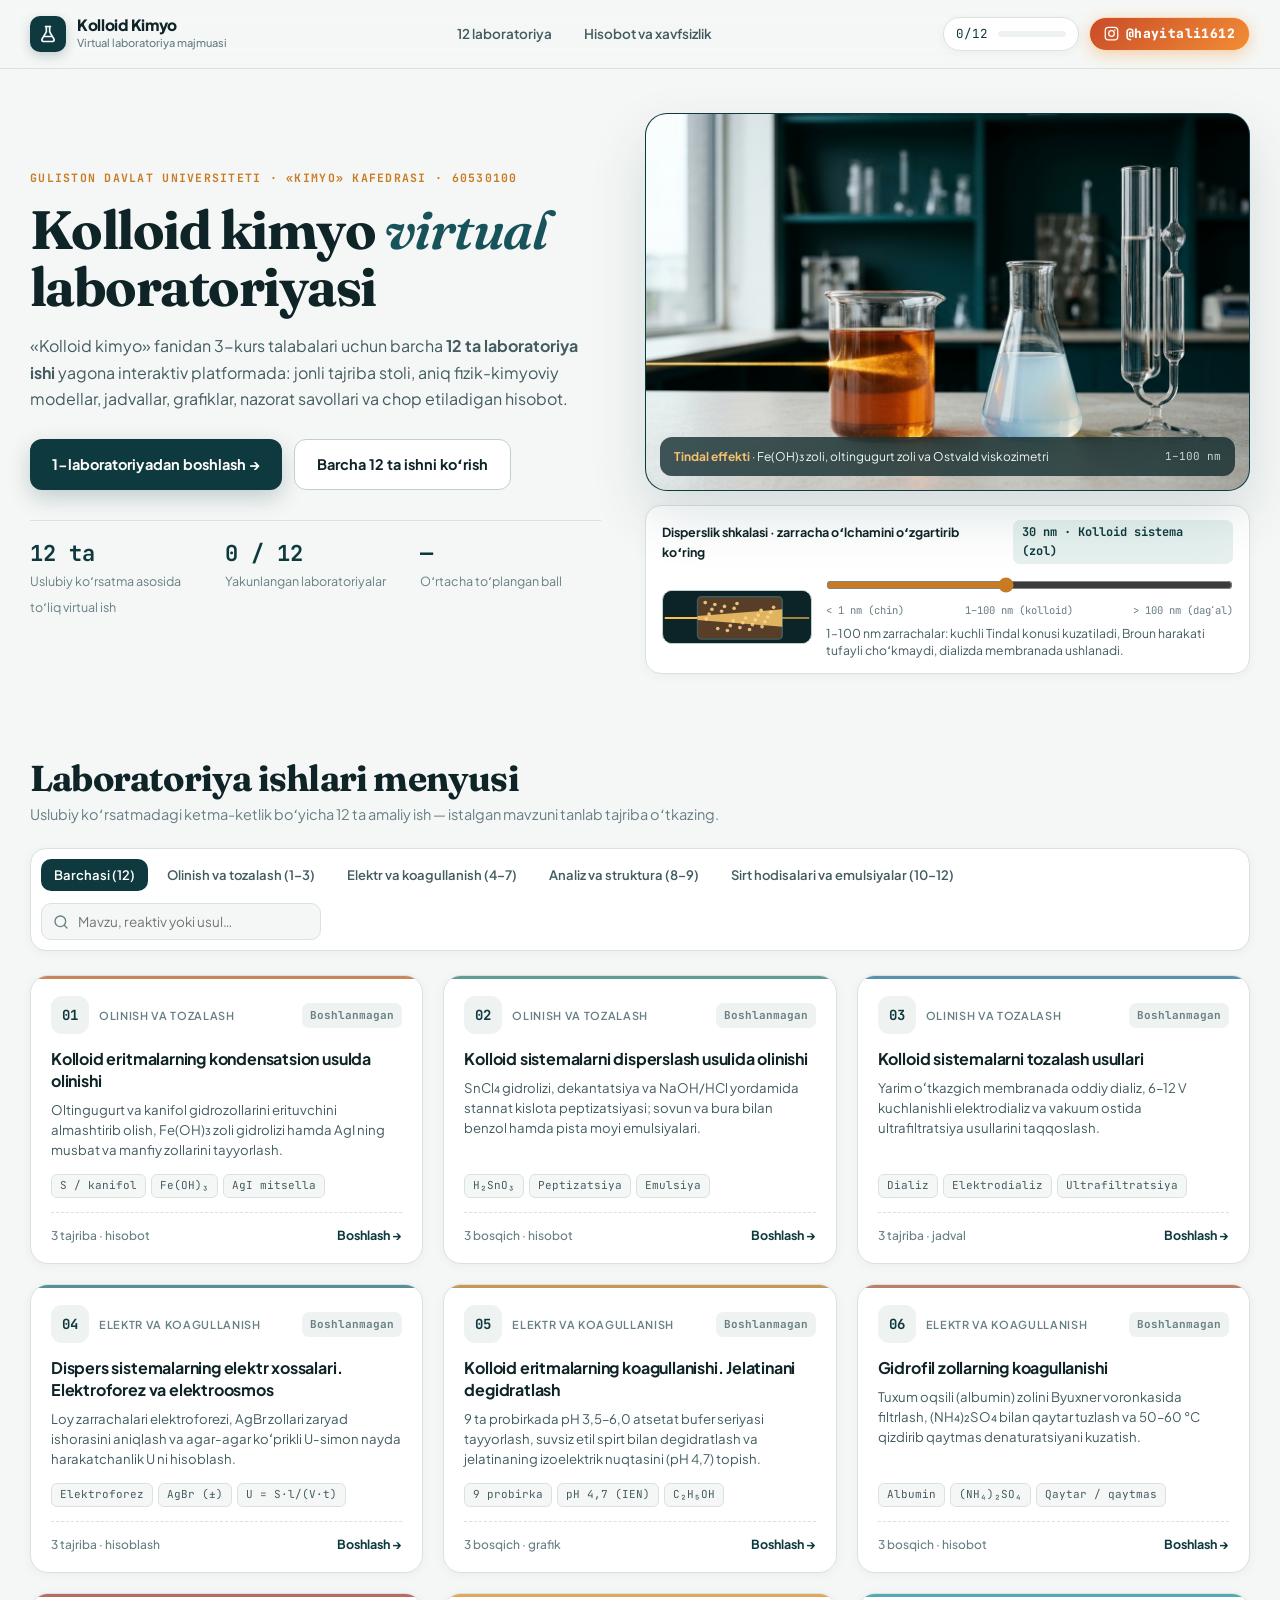
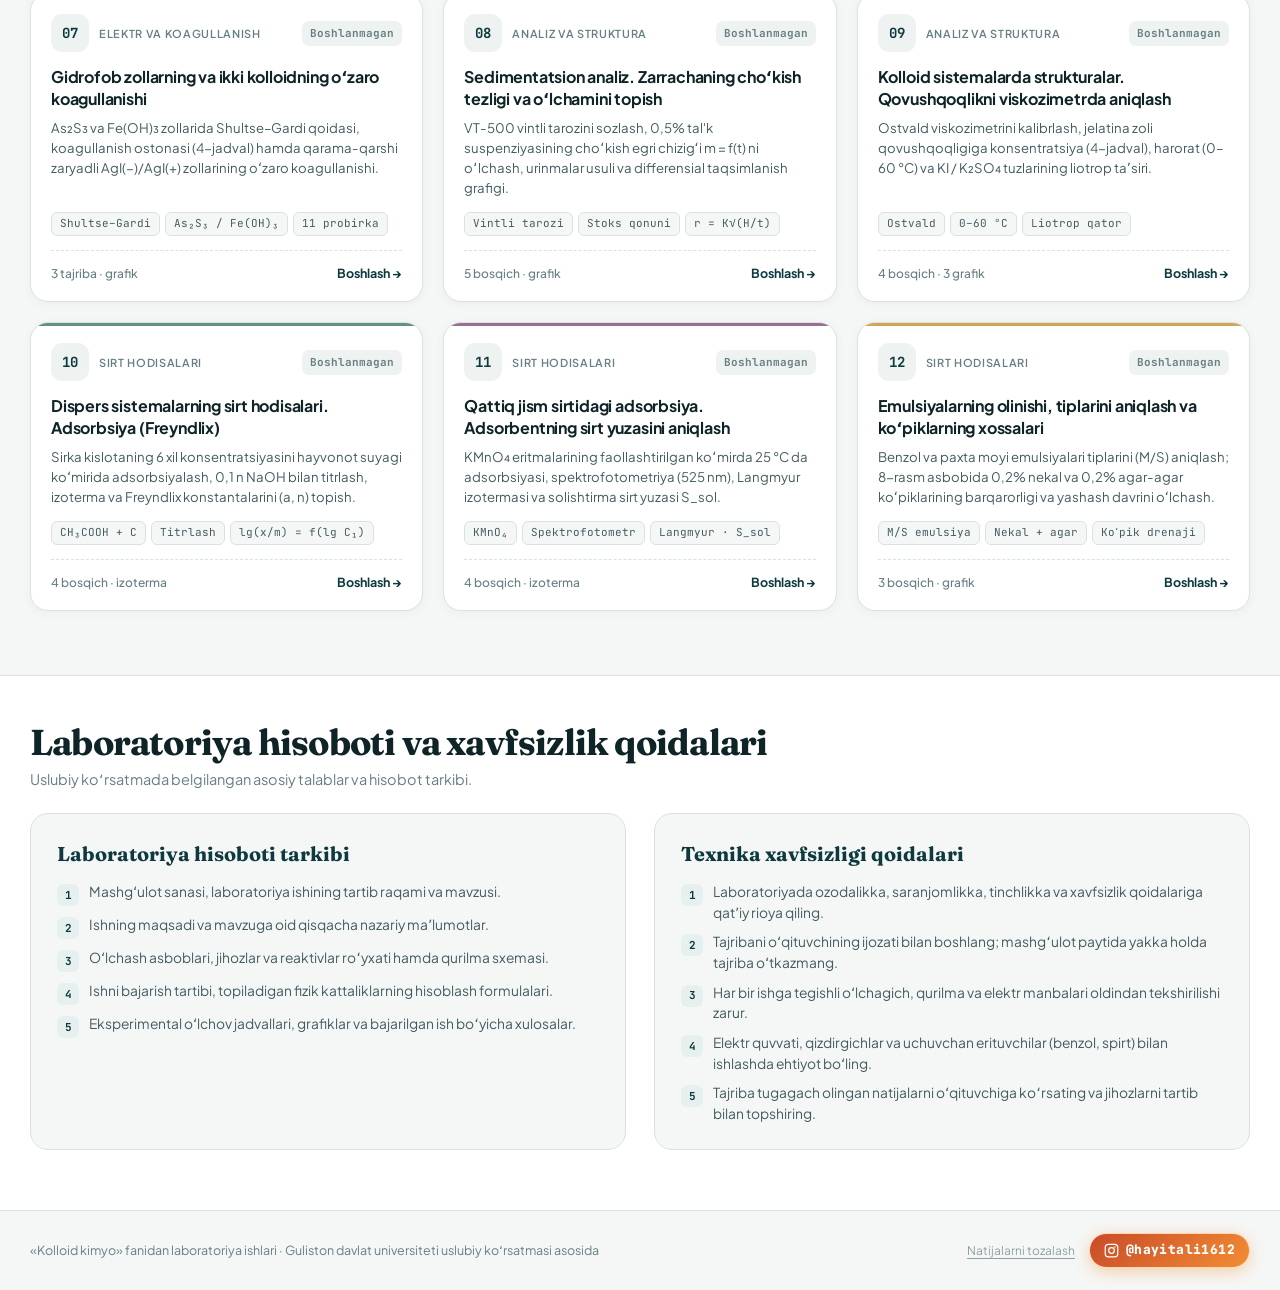
<file: index.html>
<!doctype html>
<html lang="uz">
<head>
  <meta charset="utf-8">
  <meta name="viewport" content="width=device-width, initial-scale=1">
  <meta name="author" content="Qayumov Hayitali">
  <meta name="description" content="Kolloid kimyo fanidan 12 ta interaktiv virtual laboratoriya ishi: kondensatsion va disperslash usullari, dializ, elektroforez, koagullanish, sedimentatsion analiz, viskozimetriya, adsorbsiya va emulsiyalar.">
  <title>Kolloid Kimyo — 12 ta Virtual Laboratoriya</title>
  <link rel="stylesheet" href="assets/main.css?v=5">
</head>
<body>

<header class="topbar">
  <div class="wrap topbar-in">
    <a class="brand-mark" href="#top">
      <span class="brand-emblem" aria-hidden="true">
        <svg width="20" height="20" viewBox="0 0 24 24" fill="none" stroke="currentColor" stroke-width="2" stroke-linecap="round" stroke-linejoin="round">
          <path d="M9 3h6"/>
          <path d="M10 3v6.5L4.8 18.2A2 2 0 0 0 6.5 21h11a2 2 0 0 0 1.7-2.8L14 9.5V3"/>
          <path d="M7.5 15h9"/>
        </svg>
      </span>
      <span class="brand-text">
        <strong>Kolloid Kimyo</strong>
        <span>Virtual laboratoriya majmuasi</span>
      </span>
    </a>

    <nav class="nav-links" aria-label="Boʻlimlar">
      <a href="#labs">12 laboratoriya</a>
      <a href="#qoidalar">Hisobot va xavfsizlik</a>
    </nav>

    <div class="topbar-right">
      <div class="nav-progress" title="Bajarilgan laboratoriyalar">
        <span id="navProgTxt">0/12</span>
        <span class="bar"><i id="navProgBar"></i></span>
      </div>
      <a class="ig-credit" href="https://instagram.com/hayitali1612" target="_blank" rel="noopener noreferrer" title="Instagram: @hayitali1612">@hayitali1612</a>
    </div>
  </div>
</header>

<main id="top">
  <section class="hero">
    <div class="wrap hero-grid">
      <div>
        <div class="eyebrow">Guliston davlat universiteti · «Kimyo» kafedrasi · 60530100</div>
        <h1>Kolloid kimyo <em>virtual</em> laboratoriyasi</h1>
        <p class="hero-lead">
          «Kolloid kimyo» fanidan 3-kurs talabalari uchun barcha <strong>12 ta laboratoriya ishi</strong> yagona interaktiv platformada: jonli tajriba stoli, aniq fizik-kimyoviy modellar, jadvallar, grafiklar, nazorat savollari va chop etiladigan hisobot.
        </p>

        <div class="hero-actions">
          <a class="btn btn-primary" href="labs/01-kondensatsion.html">1-laboratoriyadan boshlash →</a>
          <a class="btn btn-secondary" href="#labs">Barcha 12 ta ishni koʻrish</a>
        </div>

        <div class="hero-metrics">
          <div class="metric">
            <strong>12 ta</strong>
            <span>Uslubiy koʻrsatma asosida toʻliq virtual ish</span>
          </div>
          <div class="metric">
            <strong id="metricDone">0 / 12</strong>
            <span>Yakunlangan laboratoriyalar</span>
          </div>
          <div class="metric">
            <strong id="metricAvg">—</strong>
            <span>Oʻrtacha toʻplangan ball</span>
          </div>
        </div>
      </div>

      <div class="hero-visual">
        <div class="hero-frame">
          <img src="assets/hero-lab.jpg" alt="Kolloid kimyo laboratoriyasi: Fe(OH)₃ zolida Tindal nuri, oltingugurt gidrozoli va Ostvald viskozimetri" loading="eager">
          <div class="hero-caption">
            <span><b>Tindal effekti</b> · Fe(OH)₃ zoli, oltingugurt zoli va Ostvald viskozimetri</span>
            <code>1–100 nm</code>
          </div>
        </div>

        <div class="tyndall-widget" aria-label="Disperslik darajasi va Tindal nuri namoyishi">
          <div class="tw-top">
            <span class="tw-title">Disperslik shkalasi · zarracha oʻlchamini oʻzgartirib koʻring</span>
            <span class="tw-readout" id="twReadout">25 nm · Kolloid sistema</span>
          </div>
          <div class="tw-body">
            <div class="tw-cuvette">
              <svg id="twSvg" viewBox="0 0 150 54" aria-hidden="true"></svg>
            </div>
            <div class="tw-ctrl">
              <input id="twSlider" type="range" min="0" max="100" value="44" aria-label="Zarracha oʻlchami">
              <div class="tw-scale">
                <span>&lt; 1 nm (chin)</span>
                <span>1–100 nm (kolloid)</span>
                <span>&gt; 100 nm (dagʻal)</span>
              </div>
              <p class="tw-desc" id="twDesc"></p>
            </div>
          </div>
        </div>
      </div>
    </div>
  </section>

  <section class="catalog-section" id="labs">
    <div class="wrap">
      <div class="section-head">
        <div>
          <h2>Laboratoriya ishlari menyusi</h2>
          <p>Uslubiy koʻrsatmadagi ketma-ketlik boʻyicha 12 ta amaliy ish — istalgan mavzuni tanlab tajriba oʻtkazing.</p>
        </div>
      </div>

      <div class="toolbar">
        <div class="filter-tabs" role="tablist" aria-label="Boʻlim boʻyicha saralash">
          <button type="button" class="filter-btn active" data-group="all">Barchasi (12)</button>
          <button type="button" class="filter-btn" data-group="olinish">Olinish va tozalash (1–3)</button>
          <button type="button" class="filter-btn" data-group="elektr">Elektr va koagullanish (4–7)</button>
          <button type="button" class="filter-btn" data-group="analiz">Analiz va struktura (8–9)</button>
          <button type="button" class="filter-btn" data-group="sirt">Sirt hodisalari va emulsiyalar (10–12)</button>
        </div>

        <label class="search-box">
          <svg width="16" height="16" viewBox="0 0 24 24" fill="none" stroke="currentColor" stroke-width="2" stroke-linecap="round" stroke-linejoin="round" aria-hidden="true">
            <circle cx="11" cy="11" r="8"/><path d="m21 21-4.3-4.3"/>
          </svg>
          <input id="labSearch" type="search" placeholder="Mavzu, reaktiv yoki usul…" autocomplete="off">
        </label>
      </div>

      <div class="labs-grid" id="labsGrid"></div>
    </div>
  </section>

  <section class="guide-section" id="qoidalar">
    <div class="wrap">
      <div class="section-head" style="margin-bottom:8px">
        <div>
          <h2>Laboratoriya hisoboti va xavfsizlik qoidalari</h2>
          <p>Uslubiy koʻrsatmada belgilangan asosiy talablar va hisobot tarkibi.</p>
        </div>
      </div>

      <div class="guide-grid">
        <article class="guide-card">
          <h3>Laboratoriya hisoboti tarkibi</h3>
          <ul class="guide-list">
            <li><span>1</span><div>Mashgʻulot sanasi, laboratoriya ishining tartib raqami va mavzusi.</div></li>
            <li><span>2</span><div>Ishning maqsadi va mavzuga oid qisqacha nazariy maʼlumotlar.</div></li>
            <li><span>3</span><div>Oʻlchash asboblari, jihozlar va reaktivlar roʻyxati hamda qurilma sxemasi.</div></li>
            <li><span>4</span><div>Ishni bajarish tartibi, topiladigan fizik kattaliklarning hisoblash formulalari.</div></li>
            <li><span>5</span><div>Eksperimental oʻlchov jadvallari, grafiklar va bajarilgan ish boʻyicha xulosalar.</div></li>
          </ul>
        </article>

        <article class="guide-card">
          <h3>Texnika xavfsizligi qoidalari</h3>
          <ul class="guide-list">
            <li><span>1</span><div>Laboratoriyada ozodalikka, saranjomlikka, tinchlikka va xavfsizlik qoidalariga qatʼiy rioya qiling.</div></li>
            <li><span>2</span><div>Tajribani oʻqituvchining ijozati bilan boshlang; mashgʻulot paytida yakka holda tajriba oʻtkazmang.</div></li>
            <li><span>3</span><div>Har bir ishga tegishli oʻlchagich, qurilma va elektr manbalari oldindan tekshirilishi zarur.</div></li>
            <li><span>4</span><div>Elektr quvvati, qizdirgichlar va uchuvchan erituvchilar (benzol, spirt) bilan ishlashda ehtiyot boʻling.</div></li>
            <li><span>5</span><div>Tajriba tugagach olingan natijalarni oʻqituvchiga koʻrsating va jihozlarni tartib bilan topshiring.</div></li>
          </ul>
        </article>
      </div>
    </div>
  </section>
</main>

<footer class="site-footer">
  <div class="wrap footer-in">
    <div>«Kolloid kimyo» fanidan laboratoriya ishlari · Guliston davlat universiteti uslubiy koʻrsatmasi asosida</div>
    <div class="footer-right">
      <button type="button" class="reset-btn" id="resetProgress">Natijalarni tozalash</button>
      <a class="ig-credit" href="https://instagram.com/hayitali1612" target="_blank" rel="noopener noreferrer" title="Instagram: @hayitali1612">hayitali1612</a>
    </div>
  </div>
</footer>

<script src="assets/main.js?v=5"></script>
</body>
</html>
</file>
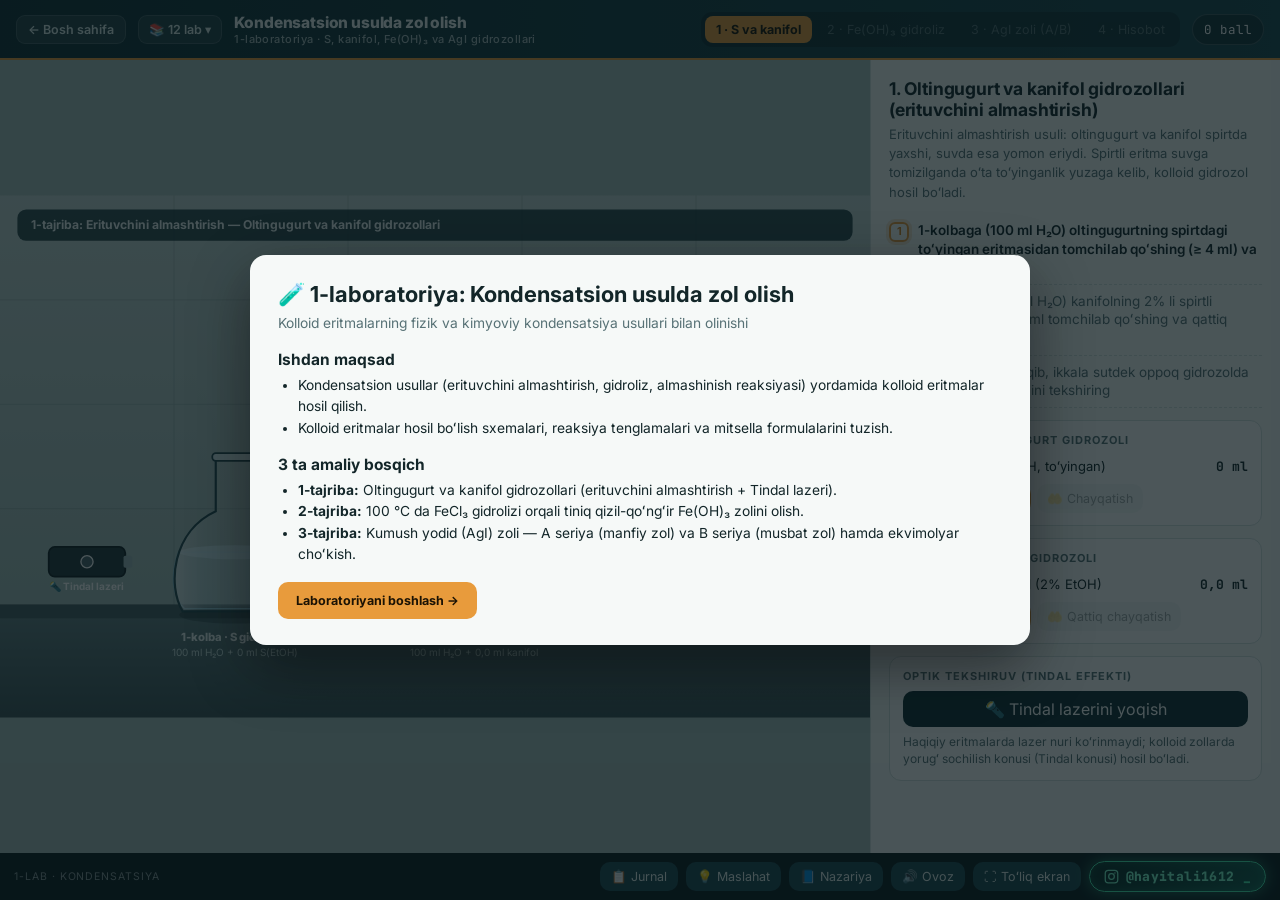
<file: labs/01-kondensatsion.html>
<!doctype html>
<html lang="uz">
<head>
<meta charset="utf-8">
<meta name="viewport" content="width=device-width, initial-scale=1">
<meta name="author" content="Qayumov Hayitali">
<meta name="description" content="1-laboratoriya ishi: Kolloid eritmalarning kondensatsion usulda olinishi — oltingugurt va kanifol gidrozollari, Fe(OH)₃ gidrolizi, AgI musbat va manfiy zollari.">
<title>1-lab · Kondensatsion usulda zol olish — Kolloid Kimyo</title>
<link rel="stylesheet" href="../assets/lab-core.css?v=5">
<style>
  .flask-pill { display:inline-flex; align-items:center; gap:5px; font-size:11.5px; font-family:var(--mono); padding:3px 8px; border-radius:7px; background:#edf5f3; color:var(--top); border:1px solid var(--line); }
  .flask-pill.ok { background:#e3f7ee; color:#116443; border-color:#98dfc0; }
  .flask-pill.bad { background:#fdecec; color:#8f2121; border-color:#f2b6b6; }
  .mic-grid { display:grid; grid-template-columns:1fr 1fr; gap:6px; margin-top:6px; }
  .mic-card { background:#f8fbfa; border:1px solid var(--line); border-radius:9px; padding:8px 9px; font-size:12px; }
  .mic-card b { display:block; color:var(--top); margin-bottom:2px; font-size:11.5px; }
  .ser-tabs { display:grid; grid-template-columns:1fr 1fr; gap:6px; margin-bottom:8px; }
  .ser-tabs button { font-weight:700; font-size:12.5px; padding:8px; border:1.5px solid var(--line); background:#fff; }
  .ser-tabs button.active { background:var(--top); color:#fff; border-color:var(--top); }
</style>
</head>
<body>
<header class="lab-head">
  <a class="home-link" href="../index.html">← Bosh sahifa</a>
  <div class="lab-switch-wrap" id="labSwitchWrap"></div>
  <div class="brand">Kondensatsion usulda zol olish<small>1-laboratoriya · S, kanifol, Fe(OH)₃ va AgI gidrozollari</small></div>
  <nav class="tabs" id="tabs"></nav>
  <div class="scorechip" id="chip">0 ball</div>
</header>

<main class="lab-main">
  <div id="stageWrap">
    <svg id="scene" viewBox="0 0 1000 600" preserveAspectRatio="xMidYMid meet"></svg>
  </div>
  <aside id="panel"></aside>
</main>

<footer class="lab-foot">
  <span class="lbl">1-LAB · KONDENSATSIYA</span>
  <span class="sp"></span>
  <button id="btnTable">📋 Jurnal</button>
  <button id="btnHint">💡 Maslahat</button>
  <button id="btnTheory">📘 Nazariya</button>
  <button id="btnSnd">🔊 Ovoz</button>
  <button id="btnFull">⛶ Toʻliq ekran</button>
  <a class="ig-credit" href="https://instagram.com/hayitali1612" target="_blank" rel="noopener noreferrer" title="Instagram: @hayitali1612">hayitali1612</a>
</footer>

<div id="toasts"></div>
<div id="modal"><div class="card" id="modalCard"></div></div>

<script src="../assets/lab-core.js?v=5"></script>
<script>
"use strict";

const LAB_ID = 1;
const { el, clamp, lerp, f1, shuf, toast, modal, closeModal } = LabUI;

/* ============ HOLAT (STATE) ============ */
const S = {
  stage: 1,
  unlocked: 1,
  hints: 0,
  pen: { 1: 0, 2: 0, 3: 0 },
  events: [],
  q: {},
  quiz: {},
  // 1-bosqich: S va kanifol gidrozollari (erituvchini almashtirish)
  s1: {
    sDrops: 0,       // S (EtOH) ml (maqsad 4-8 ml)
    kDrops: 0,       // Kanifol 2% (EtOH) ml (maqsad 5-10 ml)
    sShaken: false,
    kShaken: false,
    sTurb: 0,        // 0..1 loyqalik (sutdek oppoq)
    kTurb: 0,
    laser: false,
    laserChecked: false,
    shakeT1: 0,
    shakeT2: 0
  },
  // 2-bosqich: Fe(OH)3 gidrolizi
  s2: {
    heaterOn: false,
    temp: 22.0,
    boiled: false,
    feMl: 0,         // 2% FeCl3 ml (maqsad 5-10 ml)
    solColor: 0,     // 0..1 tiniq qizil-qo'ng'ir
    heaterOffDone: false,
    laser: false,
    micBuilt: false,
    micPick: { core: null, pot: null, cnt: null }
  },
  // 3-bosqich: AgI zoli (A va B seriyalar)
  s3: {
    series: "A",     // "A" (KI ortiqcha) yoki "B" (AgNO3 ortiqcha)
    selVol: 16,      // dozator hajmi: 10, 16, 18, 20 ml
    A: [
      { id: "A1", base: "20 ml 0,05 n KI", target: 16, added: 0, shaken: false, state: "clear", shakeT: 0 },
      { id: "A2", base: "20 ml 0,05 n KI", target: 10, added: 0, shaken: false, state: "clear", shakeT: 0 },
      { id: "A3", base: "20 ml 0,05 n KI", target: 20, added: 0, shaken: false, state: "clear", shakeT: 0 }
    ],
    B: [
      { id: "B1", base: "20 ml 0,05 n AgNO₃", target: 16, added: 0, shaken: false, state: "clear", shakeT: 0 },
      { id: "B2", base: "20 ml 0,05 n AgNO₃", target: 18, added: 0, shaken: false, state: "clear", shakeT: 0 },
      { id: "B3", base: "20 ml 0,05 n AgNO₃", target: 20, added: 0, shaken: false, state: "clear", shakeT: 0 }
    ]
  },
  // Animatsiya zarralari va tomchilari
  anim: {
    t: 0,
    drops: [],       // {x, y, vy, targetY, color, r}
    bubbles: [],     // {x, y, r, vy}
    tyndallPts: []   // {x, y, vx, vy, r}
  }
};

// Tindal zarralarini boshlang'ich to'ldirish
for (let i = 0; i < 48; i++) {
  S.anim.tyndallPts.push({
    x: Math.random(),
    y: Math.random(),
    vx: (Math.random() - 0.5) * 0.14,
    vy: (Math.random() - 0.5) * 0.14,
    r: 1.3 + Math.random() * 1.9
  });
}

/* ============ BOSQICHLAR VA TOPSHIRIQLAR ============ */
const STG = [
  null,
  { s: "S va kanifol", t: "Oltingugurt va kanifol gidrozollari (erituvchini almashtirish)" },
  { s: "Fe(OH)₃ gidroliz", t: "Temir (III) gidroksid zolini gidroliz usulida olish" },
  { s: "AgI zoli (A/B)", t: "Kumush yodid (AgI) manfiy va musbat zollarini olish" },
  { s: "Hisobot", t: "Laboratoriya ishi hisoboti" }
];

const TASKS = {
  1: [
    ["1-kolbaga (100 ml H₂O) oltingugurtning spirtdagi toʻyingan eritmasidan tomchilab qoʻshing (≥ 4 ml) va chayqating", () => S.s1.sDrops >= 4 && S.s1.sShaken],
    ["2-kolbaga (100 ml H₂O) kanifolning 2% li spirtli eritmasidan 5–10 ml tomchilab qoʻshing va qattiq chayqating", () => S.s1.kDrops >= 5 && S.s1.kShaken],
    ["Tindal lazerini yoqib, ikkala sutdek oppoq gidrozolda yorugʻlik sochilishini tekshiring", () => S.s1.laserChecked]
  ],
  2: [
    ["Isitgichni yoqib, kolbadagi 100 ml distillangan suvni 100 °C gacha qaynating", () => S.s2.boiled],
    ["Qaynab turgan suvga 2% li FeCl₃ eritmasidan 5–10 ml tomchilab qoʻshing", () => S.s2.feMl >= 5],
    ["Isitgichni oʻchiring va Fe(OH)₃ zolining mitsella tarkibini yigʻing", () => S.s2.heaterOffDone && S.s2.micBuilt]
  ],
  3: [
    ["A seriya: 20 ml 0,05 n KI kolbalariga mos ravishda 16, 10 va 20 ml 0,05 n AgNO₃ qoʻshib chayqating", () => S.s3.A.every(f => f.shaken)],
    ["B seriya: 20 ml 0,05 n AgNO₃ kolbalariga mos ravishda 16, 18 va 20 ml 0,05 n KI qoʻshib chayqating", () => S.s3.B.every(f => f.shaken)]
  ]
};

const QS = {
  1: [
    {
      id: "q1_1",
      q: "Oltingugurt va kanifolning spirtdagi eritmalari suvga tomizilganda nima uchun kolloid zol hosil boʻladi?",
      o: [
        "Suvda eruvchanlik keskin kamayib, oʻta toʻyingan sistemada kondensatsiyalanish (mayda agregatlar hosil boʻlishi) sodir boʻladi",
        "Etil spirti suv bilan kimyoviy reaksiyaga kirishib choʻkma beradi",
        "Oltingugurt suvda molekulyar holatda toʻliq eriydi",
        "Harorat keskin koʻtarilib, modda bugʻlanib ketadi"
      ],
      a: 0
    },
    {
      id: "q1_2",
      q: "Lazer nuri sutdek oppoq kanifol gidrozolidan oʻtganda yorugʻ konussimon iz koʻrinishi qaysi optik hodisa?",
      o: [
        "Tindal effekti (kolloid zarrachalarda yorugʻlikning sochilishi)",
        "Elektroforez hodisasi",
        "Sedimentatsion muvozanat",
        "Osmotik bosim pasayishi"
      ],
      a: 0
    }
  ],
  2: [
    {
      id: "q2_1",
      q: "Fe(OH)₃ zolini gidroliz usulida olishda nima uchun FeCl₃ qaynab turgan suvga tomiziladi?",
      o: [
        "Yuqori harorat FeCl₃ gidrolizini keskin tezlashtiradi va mayda Fe(OH)₃ yadrolari hosil boʻlishini taʼminlaydi",
        "Sovuq suvda FeCl₃ umuman erimaydi",
        "Qaynoq suvda HCl gazi zolni rangsizlantiradi",
        "Suv qaynasa, eritma sovuqroq boʻlib qoladi"
      ],
      a: 0
    },
    {
      id: "q2_2",
      q: "Gidroliz natijasida olingan qizil-qoʻngʻir Fe(OH)₃ zoli mitsellasining granulasi qanday zaryadga ega?",
      o: [
        "Musbat (+) — chunki yadro sirtiga FeO⁺ (yoki Fe³⁺) ionlari adsorbsiyalanadi",
        "Manfiy (−) — chunki yadro sirtiga OH⁻ ionlari adsorbsiyalanadi",
        "Elektroneytral — zaryadga ega emas",
        "Haroratga qarab har soniyada almashinib turadi"
      ],
      a: 0
    }
  ],
  3: [
    {
      id: "q3_1",
      q: "A seriyada (KI ortiqcha: 20 ml KI + 16 ml AgNO₃) hosil boʻlgan AgI zoli zarrachalarining zaryadi va potensial aniqlovchi ioni qaysi?",
      o: [
        "Manfiy (−); potensial aniqlovchi ion — I⁻",
        "Musbat (+); potensial aniqlovchi ion — Ag⁺",
        "Musbat (+); potensial aniqlovchi ion — K⁺",
        "Manfiy (−); potensial aniqlovchi ion — NO₃⁻"
      ],
      a: 0
    },
    {
      id: "q3_2",
      q: "Nima uchun har ikki seriyaning 3-kolbasida (20 ml KI + 20 ml AgNO₃, ekvimolyar nisbat) barqaror zol emas, balki AgI↓ choʻkmasi tushadi?",
      o: [
        "Ortiqcha elektrolit-stabilizator qolmagani uchun zarrachalar zaryadlanmaydi va koagullanib choʻkadi",
        "Eritma hajmi juda katta boʻlib ketgani uchun",
        "AgNO₃ va KI ekvimolyar nisbatda reaksiyaga kirishmaydi",
        "KNO₃ tuzi AgI ni eritib yuboradi"
      ],
      a: 0
    }
  ]
};

const QZ = [
  ["Kondensatsion usulning mohiyati nimadan iborat?", ["Ion va molekulalarni yiriklashtirib kolloid oʻlchamdagi (1–100 nm) zarrachalar hosil qilish", "Yirik jismlarni tegirmonda maydalash", "Kolloid eritmani membranadan oʻtkazib tozalash", "Zolni sovitib gelga aylantirish"], 0],
  ["Oltingugurt va kanifol gidrozollari kondensatsiyaning qaysi turiga kiradi?", ["Fizik kondensatsiya (erituvchini almashtirish)", "Kimyoviy qaytarilish reaksiyasi", "Elektrolitik peptizatsiya", "Mexanik disperslash"], 0],
  ["FeCl₃ gidrolizi jarayonida yadro sirtida stabilizator vazifasini qaysi birikma bajaradi?", ["FeOCl (FeO⁺ va Cl⁻ ionlariga dissotsilanadi)", "Faqat distillangan suv", "NaCl tuzi", "KNO₃ eritmasi"], 0],
  ["Panet–Fayans qoidasiga koʻra AgI yadrosi sirtiga birinchi navbatda qaysi ionlar adsorbsiyalanadi?", ["Yadro kristall panjarasi tarkibiga kiruvchi ortiqcha ionlar (Ag⁺ yoki I⁻)", "Faqat K⁺ va NO₃⁻ ionlari", "Eritmadagi eng yengil gaz molekulalari", "Faqat gidroksid ionlari"], 0],
  ["AgNO₃ ortiqcha boʻlganda (B seriya) AgI mitsellasi formulasi qanday yoziladi?", ["{[AgI]ₘ · nAg⁺ · (n−x)NO₃⁻}ˣ⁺ · xNO₃⁻", "{[AgI]ₘ · nI⁻ · (n−x)K⁺}ˣ⁻ · xK⁺", "{[AgI]ₘ · nK⁺ · (n−x)I⁻}ˣ⁺ · xI⁻", "{[AgI]ₘ · nNO₃⁻ · (n−x)Ag⁺}ˣ⁻ · xAg⁺"], 0]
];

/* ============ YORDAMCHILAR ============ */
function idx(st) {
  const list = TASKS[st] || [];
  for (let i = 0; i < list.length; i++) if (!list[i][1]()) return i;
  return list.length;
}
function qDone(id) { return S.q[id] && S.q[id].ans !== undefined; }
function stageDone(st) {
  return st >= 1 && st <= 3 && idx(st) >= TASKS[st].length && QS[st].every(q => qDone(q.id));
}
function pen(pts, msg, type = "warn") {
  if (S.stage <= 3) S.pen[S.stage] = (S.pen[S.stage] || 0) + pts;
  S.events.push({ st: S.stage, msg: msg.replace(/<[^>]+>/g, "") });
  toast(msg, type, 3600);
  SFX.play(type === "err" ? "err" : "warn");
}
function spawnDrop(x, y0, y1, color, r = 4.2) {
  S.anim.drops.push({ x, y: y0, vy: 90, targetY: y1, color, r });
}

/* ============ 1-BOSQICH AMALLARI ============ */
function addS() {
  if (S.stage !== 1) return;
  if (S.s1.sDrops >= 8) { toast("Oltingugurt eritmasi yetarlicha qoʻshildi. Kolbani chayqating.", "warn"); return; }
  S.s1.sDrops += 2;
  S.s1.sTurb = clamp(S.s1.sDrops / 6, 0, 1);
  spawnDrop(270, 222, 392, "#f6efaa", 4.5);
  SFX.play("drip");
  toast(`1-kolbaga +2 ml S (EtOH) qoʻshildi (jami ${S.s1.sDrops} ml).`, "", 1800);
  renderPanel();
}
function addK() {
  if (S.stage !== 1) return;
  if (S.s1.kDrops >= 10) { toast("Kanifol eritmasi yetarlicha qoʻshildi (10 ml). Kolbani chayqating.", "warn"); return; }
  S.s1.kDrops += 2.5;
  S.s1.kTurb = clamp(S.s1.kDrops / 7.5, 0, 1);
  spawnDrop(545, 222, 392, "#f3d9a4", 4.5);
  SFX.play("drip");
  toast(`2-kolbaga +2,5 ml kanifol (2% EtOH) qoʻshildi (jami ${f1(S.s1.kDrops, 1)} ml).`, "", 1800);
  renderPanel();
}
function shakeS1(which) {
  if (S.stage !== 1) return;
  if (which === 1) {
    if (S.s1.sDrops < 4) { pen(0.5, "Avval 1-kolbaga kamida 4 ml oltingugurt eritmasidan tomizing.", "warn"); return; }
    S.s1.sShaken = true;
    S.s1.sTurb = 0.88;
    S.s1.shakeT1 = 1.1;
    SFX.play("shake");
    toast("✓ 1-kolba chayqatildi — sutdek oppoq shaffof oltingugurt gidrozoli hosil boʻldi!", "ok");
  } else {
    if (S.s1.kDrops < 5) { pen(0.5, "Avval 2-kolbaga 5–10 ml kanifol (2% EtOH) eritmasidan tomizing.", "warn"); return; }
    S.s1.kShaken = true;
    S.s1.kTurb = 0.96;
    S.s1.shakeT2 = 1.1;
    SFX.play("shake");
    toast("✓ 2-kolba chayqatildi — sutdek oppoq barqaror kanifol gidrozoli olindi!", "ok");
  }
  renderPanel();
}
function toggleLaser1() {
  S.s1.laser = !S.s1.laser;
  SFX.play("click");
  if (S.s1.laser && S.s1.sShaken && S.s1.kShaken) {
    S.s1.laserChecked = true;
    SFX.play("ok");
    toast("🔦 Tindal konusi aniq koʻrindi! Kolloid zarrachalar (1–100 nm) lazer nurini sochmoqda.", "ok", 3800);
  } else if (S.s1.laser) {
    toast("Lazer yoqildi. Tiniq suvda nur sochilmaydi — avval zollarni tayyorlab chayqating.", "", 2600);
  }
  renderPanel();
}

/* ============ 2-BOSQICH AMALLARI ============ */
function toggleHeater2() {
  if (S.stage !== 2) return;
  S.s2.heaterOn = !S.s2.heaterOn;
  SFX.play(S.s2.heaterOn ? "heat" : "click");
  if (!S.s2.heaterOn && S.s2.feMl >= 5) {
    S.s2.heaterOffDone = true;
    SFX.play("ok");
    toast("✓ Isitgich oʻchirildi. Tiniq qizil-qoʻngʻir Fe(OH)₃ zoli tayyor!", "ok");
  } else if (S.s2.heaterOn) {
    toast("Isitgich yoqildi — 100 ml distillangan suv qizimoqda...", "", 2200);
  }
  renderPanel();
}
function heatQuick2() {
  if (S.stage !== 2) return;
  S.s2.heaterOn = true;
  S.s2.temp = 100;
  S.s2.boiled = true;
  SFX.play("boil");
  toast("✓ Suv 100 °C da qaynayapti! Endi 2% li FeCl₃ eritmasidan 5–10 ml tomizing.", "ok");
  renderPanel();
}
function addFeCl3() {
  if (S.stage !== 2) return;
  if (S.s2.temp < 95) {
    pen(1, "Xato: suv hali qaynamagan (" + f1(S.s2.temp, 0) + " °C)! Avval suvni 100 °C gacha qaynating.", "err");
    return;
  }
  if (S.s2.feMl >= 10) {
    toast("10 ml 2% FeCl₃ qoʻshildi (yetarli). Endi isitgichni oʻchiring.", "warn");
    return;
  }
  S.s2.feMl += 2;
  S.s2.solColor = clamp(S.s2.feMl / 8, 0, 1);
  spawnDrop(440, 190, 345, "#c46818", 4.6);
  SFX.play("drip");
  if (S.s2.feMl >= 6 && S.s2.feMl < 8) {
    SFX.play("ok");
    toast(`✓ ${S.s2.feMl} ml 2% FeCl₃ qoʻshildi — eritma tiniq qizil-qoʻngʻir rangga kirdi!`, "ok");
  } else {
    toast(`+${2} ml 2% FeCl₃ tomizildi (jami ${S.s2.feMl} ml).`, "", 1800);
  }
  renderPanel();
}
function pickMic2(part, val) {
  S.s2.micPick[part] = val;
  SFX.play("click");
  const p = S.s2.micPick;
  if (p.core && p.pot && p.cnt) {
    if (p.core === "Fe(OH)3" && p.pot === "FeO+" && p.cnt === "Cl-") {
      S.s2.micBuilt = true;
      SFX.play("ok");
      toast("✓ Mitsella toʻgʻri yigʻildi: {m[Fe(OH)₃] · nFeO⁺ · (n−x)Cl⁻}ˣ⁺ · xCl⁻", "ok", 3800);
    } else {
      pen(0.5, "Mitsella tarkibida xatolik bor. Qayta tekshiring: yadro — Fe(OH)₃, potensial aniqlovchi ion — FeO⁺, qarama-qarshi ion — Cl⁻.", "warn");
      S.s2.micPick = { core: null, pot: null, cnt: null };
    }
  }
  renderPanel();
}
function toggleLaser2() {
  S.s2.laser = !S.s2.laser;
  SFX.play("click");
  renderPanel();
}

/* ============ 3-BOSQICH AMALLARI ============ */
function setSeries3(ser) {
  S.s3.series = ser;
  SFX.play("click");
  renderPanel();
}
function setVol3(v) {
  S.s3.selVol = v;
  SFX.play("click");
  renderPanel();
}
function dispense3(idxF) {
  if (S.stage !== 3) return;
  const ser = S.s3.series;
  const fl = S.s3[ser][idxF];
  if (fl.shaken) {
    toast(`${fl.id} kolbasi allaqachon tayyor (${fl.target} ml qoʻshilgan).`, "", 2000);
    return;
  }
  if (S.s3.selVol !== fl.target) {
    pen(0.5, `${fl.id} kolbasiga metodik koʻrsatma boʻyicha aynan <b>${fl.target} ml</b> qoʻshish kerak (siz ${S.s3.selVol} ml tanladingiz).`, "warn");
    return;
  }
  fl.added = fl.target;
  fl.shaken = true;
  fl.shakeT = 1.1;
  fl.state = fl.target === 20 ? "precip" : (ser === "A" ? "neg" : "pos");
  const fx = [245, 485, 725][idxF];
  spawnDrop(fx, 195, 360, "#dce8ee", 5);
  SFX.play("pour");
  setTimeout(() => SFX.play("shake"), 260);
  if (fl.state === "precip") {
    toast(`⚠️ ${fl.id} (20 ml + 20 ml ekvimolyar): stabilizator ortiqcha emas → sariq <b>AgI↓ choʻkmasi</b> tushdi!`, "warn", 3800);
  } else if (fl.state === "neg") {
    toast(`✓ ${fl.id}: KI ortiqcha → barqaror <b>manfiy (−) AgI zoli</b> hosil boʻldi!`, "ok", 3200);
  } else {
    toast(`✓ ${fl.id}: AgNO₃ ortiqcha → barqaror <b>musbat (+) AgI zoli</b> hosil boʻldi!`, "ok", 3200);
  }
  renderPanel();
}

/* ============ SVG SAHNA CHIZISH ============ */
function benchBaseSVG(titleText) {
  return `
  <defs>
    <linearGradient id="wallG" x1="0" y1="0" x2="0" y2="1">
      <stop offset="0%" stop-color="#c3d5d2"/><stop offset="100%" stop-color="#a5beba"/>
    </linearGradient>
    <linearGradient id="tableG" x1="0" y1="0" x2="0" y2="1">
      <stop offset="0%" stop-color="#607b7e"/><stop offset="100%" stop-color="#3c5356"/>
    </linearGradient>
    <linearGradient id="glassG" x1="0" y1="0" x2="1" y2="0">
      <stop offset="0%" stop-color="#ffffff" stop-opacity="0.55"/>
      <stop offset="25%" stop-color="#e5f4f7" stop-opacity="0.18"/>
      <stop offset="80%" stop-color="#cbe3e8" stop-opacity="0.16"/>
      <stop offset="100%" stop-color="#ffffff" stop-opacity="0.48"/>
    </linearGradient>
    <linearGradient id="laserBeam" x1="0" y1="0" x2="1" y2="0">
      <stop offset="0%" stop-color="#ff2e4c" stop-opacity="0.9"/>
      <stop offset="100%" stop-color="#ff6b81" stop-opacity="0.55"/>
    </linearGradient>
    <radialGradient id="heatGlow" cx="50%" cy="50%" r="50%">
      <stop offset="0%" stop-color="#ff6a1a" stop-opacity="0.95"/>
      <stop offset="65%" stop-color="#ff2a00" stop-opacity="0.55"/>
      <stop offset="100%" stop-color="#ff2a00" stop-opacity="0"/>
    </radialGradient>
    <filter id="glowF" x="-30%" y="-30%" width="160%" height="160%">
      <feGaussianBlur stdDeviation="4" result="b"/><feMerge><feMergeNode in="b"/><feMergeNode in="SourceGraphic"/></feMerge>
    </filter>
  </defs>
  <rect x="0" y="0" width="1000" height="472" fill="url(#wallG)"/>
  <g opacity="0.18" stroke="#2d4c50" stroke-width="1">
    <line x1="0" y1="120" x2="1000" y2="120"/><line x1="0" y1="240" x2="1000" y2="240"/><line x1="0" y1="360" x2="1000" y2="360"/>
    <line x1="200" y1="0" x2="200" y2="472"/><line x1="400" y1="0" x2="400" y2="472"/><line x1="600" y1="0" x2="600" y2="472"/><line x1="800" y1="0" x2="800" y2="472"/>
  </g>
  <rect x="0" y="470" width="1000" height="18" fill="#465e61"/>
  <rect x="0" y="486" width="1000" height="114" fill="url(#tableG)"/>
  <rect x="20" y="16" width="960" height="36" rx="10" fill="rgba(15,46,51,0.82)"/>
  <text x="36" y="39" fill="#edf5f4" font-size="14" font-weight="700">${titleText}</text>`;
}

function flatFlaskPath(cx, cy) {
  // Tagi yassi kolba (markazi cx, tagi cy)
  return `M${cx - 22},${cy - 175} L${cx - 22},${cy - 115} C${cx - 72},${cy - 92} ${cx - 78},${cy - 30} ${cx - 60},${cy} L${cx + 60},${cy} C${cx + 78},${cy - 30} ${cx + 72},${cy - 92} ${cx + 22},${cy - 115} L${cx + 22},${cy - 175} Z`;
}
function flatLiqPath(cx, cy) {
  return `M${cx - 65},${cy - 68} C${cx - 74},${cy - 42} ${cx - 73},${cy - 18} ${cx - 58},${cy - 3} L${cx + 58},${cy - 3} C${cx + 73},${cy - 18} ${cx + 74},${cy - 42} ${cx + 65},${cy - 68} Z`;
}
function conicalFlaskPath(cx, cy) {
  return `M${cx - 20},${cy - 165} L${cx - 20},${cy - 110} L${cx - 74},${cy - 6} Q${cx - 76},${cy} ${cx - 66},${cy} L${cx + 66},${cy} Q${cx + 76},${cy} ${cx + 74},${cy - 6} L${cx + 20},${cy - 110} L${cx + 20},${cy - 165} Z`;
}
function conicalLiqPath(cx, cy, h = 62) {
  const topW = lerp(68, 22, h / 106);
  return `M${cx - topW},${cy - h} L${cx - 70},${cy - 5} Q${cx - 71},${cy - 2} ${cx - 64},${cy - 2} L${cx + 64},${cy - 2} Q${cx + 71},${cy - 2} ${cx + 70},${cy - 5} L${cx + topW},${cy - h} Z`;
}

function dropperBottleSVG(x, y, id, label1, label2, liqColor) {
  return `
  <g class="clk" data-t="${id}" transform="translate(${x},${y})">
    <rect x="-36" y="-82" width="72" height="82" rx="10" fill="#2c3e44" opacity="0.22" transform="translate(4,5)"/>
    <rect x="-36" y="-82" width="72" height="82" rx="10" fill="#5e3a1f" stroke="#2c190a" stroke-width="2"/>
    <rect x="-32" y="-50" width="64" height="46" rx="6" fill="${liqColor}" opacity="0.72"/>
    <rect x="-15" y="-106" width="30" height="26" rx="4" fill="#462a14" stroke="#2c190a" stroke-width="2"/>
    <path d="M-11,-106 L-11,-128 Q0,-142 11,-128 L11,-106 Z" fill="#c94b38" stroke="#6d2217" stroke-width="1.5"/>
    <rect x="-30" y="-66" width="60" height="38" rx="4" fill="#fffdf6" stroke="#c8beab"/>
    <text x="0" y="-50" text-anchor="middle" font-size="11.5" font-weight="800" fill="#132629">${label1}</text>
    <text x="0" y="-36" text-anchor="middle" font-size="9.5" fill="#587276">${label2}</text>
  </g>`;
}

function sceneHTML() {
  if (S.stage === 1) {
    const s = S.s1;
    const sAlpha = lerp(0.18, 0.88, s.sTurb);
    const kAlpha = lerp(0.18, 0.93, s.kTurb);
    const sFill = s.sTurb > 0.05 ? `rgba(247,246,232,${sAlpha.toFixed(2)})` : "rgba(186,230,242,0.28)";
    const kFill = s.kTurb > 0.05 ? `rgba(252,248,238,${kAlpha.toFixed(2)})` : "rgba(186,230,242,0.28)";
    return benchBaseSVG("1-tajriba: Erituvchini almashtirish — Oltingugurt va kanifol gidrozollari") + `
      <!-- Tindal lazer ko'rsatkichi -->
      <g class="clk ${!s.laserChecked && s.sShaken && s.kShaken ? "glow" : ""}" data-t="laser1" transform="translate(56,422)">
        <rect x="0" y="-18" width="88" height="34" rx="7" fill="#23373b" stroke="#0f1e21" stroke-width="2"/>
        <rect x="86" y="-8" width="10" height="14" rx="2" fill="#9fb7b9"/>
        <circle cx="44" cy="-1" r="7" fill="${s.laser ? "#ff3b57" : "#4b666b"}" stroke="#fff" stroke-width="1.5"/>
        <text x="44" y="32" text-anchor="middle" font-size="11.5" font-weight="700" fill="#fff">🔦 Tindal lazeri</text>
      </g>

      <!-- Lazer nuri -->
      <g id="laserGroup1" opacity="${s.laser ? 1 : 0}">
        <line x1="152" y1="421" x2="680" y2="421" stroke="#ff3b57" stroke-width="2.2" opacity="0.32" stroke-dasharray="6 4"/>
        ${s.sTurb > 0.2 ? `
          <polygon points="205,416 335,411 335,431 205,426" fill="url(#laserBeam)" opacity="${(0.35 + s.sTurb * 0.55).toFixed(2)}" filter="url(#glowF)"/>
        ` : `<line x1="205" y1="421" x2="335" y2="421" stroke="#ff3b57" stroke-width="1.5" opacity="0.22"/>`}
        ${s.kTurb > 0.2 ? `
          <polygon points="480,415 610,409 610,433 480,427" fill="url(#laserBeam)" opacity="${(0.35 + s.kTurb * 0.58).toFixed(2)}" filter="url(#glowF)"/>
        ` : `<line x1="480" y1="421" x2="610" y2="421" stroke="#ff3b57" stroke-width="1.5" opacity="0.22"/>`}
        <g id="tyndallDots1"></g>
      </g>

      <!-- 1-kolba: Oltingugurt gidrozoli -->
      <g id="flask1Wrap" class="clk" data-t="flask1" transform="translate(270,478)">
        <ellipse cx="0" cy="4" rx="64" ry="10" fill="rgba(12,30,34,0.28)"/>
        <path d="${flatLiqPath(0, 0)}" fill="${sFill}" stroke="${s.sTurb > 0.2 ? "#e2dec4" : "#8bc3d4"}" stroke-width="1.5"/>
        <ellipse cx="0" cy="-68" rx="64" ry="8" fill="${s.sTurb > 0.2 ? "#f8f6e8" : "#d0eef5"}" opacity="0.72"/>
        <path d="${flatFlaskPath(0, 0)}" fill="url(#glassG)" stroke="#24484f" stroke-width="2.5"/>
        <rect x="-26" y="-182" width="52" height="9" rx="4" fill="#d9ecee" stroke="#24484f" stroke-width="2"/>
        <text x="0" y="34" text-anchor="middle" font-size="13" font-weight="800" fill="#edf5f4">1-kolba · S gidrozoli</text>
        <text x="0" y="51" text-anchor="middle" font-size="11.5" fill="#cbe0dd">100 ml H₂O + ${s.sDrops} ml S(EtOH)</text>
      </g>

      <!-- 2-kolba: Kanifol gidrozoli -->
      <g id="flask2Wrap" class="clk" data-t="flask2" transform="translate(545,478)">
        <ellipse cx="0" cy="4" rx="64" ry="10" fill="rgba(12,30,34,0.28)"/>
        <path d="${flatLiqPath(0, 0)}" fill="${kFill}" stroke="${s.kTurb > 0.2 ? "#e8dcc2" : "#8bc3d4"}" stroke-width="1.5"/>
        <ellipse cx="0" cy="-68" rx="64" ry="8" fill="${s.kTurb > 0.2 ? "#fdfaf1" : "#d0eef5"}" opacity="0.75"/>
        <path d="${flatFlaskPath(0, 0)}" fill="url(#glassG)" stroke="#24484f" stroke-width="2.5"/>
        <rect x="-26" y="-182" width="52" height="9" rx="4" fill="#d9ecee" stroke="#24484f" stroke-width="2"/>
        <text x="0" y="34" text-anchor="middle" font-size="13" font-weight="800" fill="#edf5f4">2-kolba · Kanifol zoli</text>
        <text x="0" y="51" text-anchor="middle" font-size="11.5" fill="#cbe0dd">100 ml H₂O + ${f1(s.kDrops, 1)} ml kanifol</text>
      </g>

      <!-- Reaktiv shishalari (o'ng tomonda javonda) -->
      <rect x="705" y="218" width="268" height="14" rx="4" fill="#465e61"/>
      <rect x="718" y="232" width="12" height="238" fill="#3a5053"/>
      <rect x="944" y="232" width="12" height="238" fill="#3a5053"/>
      ${dropperBottleSVG(780, 218, "botS", "S (EtOH)", "toʻyingan", "#f2e57b")}
      ${dropperBottleSVG(900, 218, "botK", "Kanifol", "2% EtOH", "#e9c074")}

      <!-- Izoh kartochkasi -->
      <g transform="translate(730,310)">
        <rect x="0" y="0" width="222" height="132" rx="10" fill="rgba(255,255,255,0.92)" stroke="#b8ccca"/>
        <text x="14" y="24" font-size="12" font-weight="800" fill="#0f2e33">Kuzatish holati</text>
        <text x="14" y="46" font-size="11.5" fill="#132629">1-kolba: ${s.sShaken ? "✓ Sutdek oppoq zol" : s.sDrops ? "Loyqalanmoqda (chayqating)" : "Tiniq H₂O"}</text>
        <text x="14" y="68" font-size="11.5" fill="#132629">2-kolba: ${s.kShaken ? "✓ Barqaror oppoq zol" : s.kDrops ? "Loyqalanmoqda (chayqating)" : "Tiniq H₂O"}</text>
        <text x="14" y="92" font-size="11.5" fill="${s.laserChecked ? "#1f9d6b" : "#587276"}" font-weight="700">Tindal effekti: ${s.laserChecked ? "✓ Tasdiqlangan" : s.laser ? "Lazer yoniq" : "Tekshirilmagan"}</text>
        <text x="14" y="114" font-size="10.5" fill="#587276">Shishalarni bosing → tomiziladi</text>
      </g>
      <g id="fxLayer"></g>`;
  }

  if (S.stage === 2) {
    const s = S.s2;
    const r = Math.round(lerp(186, 146, s.solColor));
    const g = Math.round(lerp(230, 36, s.solColor));
    const b = Math.round(lerp(242, 18, s.solColor));
    const a = lerp(0.32, 0.88, s.solColor);
    const liqCol = `rgba(${r},${g},${b},${a.toFixed(2)})`;
    const mercH = clamp((s.temp - 15) / 95 * 145, 6, 152);
    return benchBaseSVG("2-tajriba: Gidroliz yoʻli bilan temir (III) gidroksid Fe(OH)₃ zolini olish") + `
      <!-- Elektr isitgich / Uch oyoqli o'choq -->
      <g class="clk" data-t="heater2" transform="translate(440,478)">
        <rect x="-105" y="-58" width="210" height="58" rx="10" fill="#2c4347" stroke="#152629" stroke-width="2.5"/>
        <rect x="-86" y="-66" width="172" height="10" rx="4" fill="${s.heaterOn ? "#c84626" : "#586d70"}" stroke="#1c2d30" stroke-width="1.5"/>
        ${s.heaterOn ? `<ellipse cx="0" cy="-63" rx="78" ry="11" fill="url(#heatGlow)"/>` : ""}
        <circle cx="-64" cy="-28" r="12" fill="${s.heaterOn ? "#ff5233" : "#4b6266"}" stroke="#e6efed" stroke-width="2"/>
        <text x="-38" y="-24" font-size="12" font-weight="700" fill="#edf5f4">${s.heaterOn ? "ISITGICH YONIQ" : "ISITGICH OʻCHIQ"}</text>
        <rect x="46" y="-42" width="48" height="28" rx="5" fill="#0d1f22" stroke="#537276"/>
        <text id="tempTxt2" x="70" y="-23" text-anchor="middle" font-family="JetBrains Mono,monospace" font-size="13" font-weight="700" fill="${s.temp >= 98 ? "#ff8a65" : "#87e8be"}">${Math.round(s.temp)}°C</text>
      </g>

      <!-- Kolba (100 ml H2O -> Fe(OH)3 zoli) -->
      <g transform="translate(440,412)">
        <path d="${conicalLiqPath(0, 0, 68)}" fill="${liqCol}" stroke="${s.solColor > 0.2 ? "#7a1a0d" : "#7cb9c9"}" stroke-width="1.5"/>
        <g id="boilBubbles2"></g>
        <path d="${conicalFlaskPath(0, 0)}" fill="url(#glassG)" stroke="#24484f" stroke-width="2.5"/>
        <rect x="-24" y="-172" width="48" height="8" rx="4" fill="#d9ecee" stroke="#24484f" stroke-width="2"/>
        <!-- Bug' chiziqlari -->
        <g id="steam2" opacity="${s.temp > 78 ? clamp((s.temp - 78) / 22, 0, 0.85).toFixed(2) : 0}" stroke="#ffffff" stroke-width="3" fill="none" stroke-linecap="round">
          <path d="M-8,-182 Q-16,-205 -6,-226"/><path d="M4,-185 Q14,-210 2,-234"/><path d="M14,-180 Q22,-198 12,-218"/>
        </g>
      </g>

      <!-- Shtativ va Termometr -->
      <g transform="translate(245,478)">
        <rect x="-42" y="-10" width="96" height="12" rx="3" fill="#2c3e42"/>
        <rect x="-12" y="-360" width="9" height="352" fill="#637b7f"/>
        <rect x="-12" y="-282" width="186" height="8" rx="3" fill="#4f666a"/>
        <!-- Termometr tanasi (kolba ichiga tushirilgan) -->
        <g transform="translate(174,-295)">
          <rect x="-6" y="-25" width="12" height="205" rx="6" fill="#f3f9fa" stroke="#3c5a60" stroke-width="1.5"/>
          <circle cx="0" cy="182" r="9" fill="#d93829"/>
          <rect id="mercBar2" x="-3" y="${178 - mercH}" width="6" height="${mercH}" rx="2" fill="#d93829"/>
          <text x="-14" y="10" text-anchor="end" font-size="10" font-weight="700" fill="#132629">100°</text>
          <text x="-14" y="165" text-anchor="end" font-size="10" font-weight="700" fill="#132629">20°</text>
        </g>
      </g>

      <!-- FeCl3 2% tomizgich shishasi -->
      ${dropperBottleSVG(700, 320, "botFe", "FeCl₃", "2% eritma", "#c96f18")}
      <text x="700" y="344" text-anchor="middle" font-size="12" font-weight="700" fill="#132629">Tomizish uchun bosing (+2 ml)</text>

      <!-- Reaksiya & Mitsella taxtasi -->
      <g transform="translate(650,76)">
        <rect x="0" y="0" width="320" height="128" rx="11" fill="rgba(15,46,51,0.9)" stroke="#e89b3c" stroke-width="1.5"/>
        <text x="14" y="24" font-size="12" font-weight="700" fill="#e89b3c">GIDROLIZ REAKSIYASI</text>
        <text x="14" y="48" font-family="JetBrains Mono,monospace" font-size="12" fill="#edf5f4">FeCl₃ + 3H₂O ⇌ Fe(OH)₃ + 3HCl</text>
        <text x="14" y="70" font-family="JetBrains Mono,monospace" font-size="12" fill="#edf5f4">Fe(OH)₃ + HCl → FeOCl + 2H₂O</text>
        <text x="14" y="96" font-size="11" fill="#9bf2c8">Qoʻshilgan FeCl₃: ${s.feMl} ml (maqsad: 5–10 ml)</text>
        <text x="14" y="114" font-size="11" fill="#cbe0dd">Zol holati: ${s.feMl >= 5 ? "Tiniq qizil-qoʻngʻir Fe(OH)₃ zoli ✓" : s.boiled ? "Qaynoq suv tayyor" : "Suvni qaynating"}</text>
      </g>

      <!-- Tindal nuri tugmasi -->
      <g class="clk" data-t="laser2" transform="translate(665,425)">
        <rect x="0" y="-18" width="142" height="36" rx="8" fill="#23373b" stroke="${s.laser ? "#ff5268" : "#0f1e21"}" stroke-width="2"/>
        <text x="71" y="5" text-anchor="middle" font-size="12" font-weight="700" fill="#fff">🔦 Tindal: ${s.laser ? "YONIQ" : "OʻCHIQ"}</text>
      </g>
      ${s.laser && s.feMl >= 2 ? `<polygon points="385,375 495,368 495,392 385,385" fill="url(#laserBeam)" opacity="0.72" filter="url(#glowF)"/>` : ""}
      <g id="fxLayer"></g>`;
  }

  if (S.stage === 3) {
    const ser = S.s3.series;
    const flasks = S.s3[ser];
    const reagentName = ser === "A" ? "0,05 n AgNO₃" : "0,05 n KI";
    const baseName = ser === "A" ? "20 ml 0,05 n KI" : "20 ml 0,05 n AgNO₃";
    const xs = [245, 485, 725];
    const flaskSVGs = flasks.map((fl, i) => {
      const cx = xs[i];
      let liqFill = "rgba(202,235,244,0.34)";
      let precip = "";
      let badgeCol = "#587276", badgeTxt = "Kutilmoqda";
      if (fl.state === "neg") {
        liqFill = "rgba(232,238,180,0.78)";
        badgeCol = "#2563eb";
        badgeTxt = "Manfiy (−) zol";
      } else if (fl.state === "pos") {
        liqFill = "rgba(244,234,174,0.8)";
        badgeCol = "#d9534f";
        badgeTxt = "Musbat (+) zol";
      } else if (fl.state === "precip") {
        liqFill = "rgba(220,236,240,0.45)";
        precip = `<path d="M-64,-5 Q0,-22 64,-5 L66,-2 L-66,-2 Z" fill="#e5d45c" stroke="#b9a326" stroke-width="1"/>
          <circle cx="-28" cy="-12" r="3" fill="#d9c441"/><circle cx="12" cy="-14" r="3.5" fill="#d9c441"/><circle cx="34" cy="-9" r="2.8" fill="#d9c441"/>`;
        badgeCol = "#b8740e";
        badgeTxt = "AgI↓ choʻkma!";
      }
      return `
      <g id="agFlask${i}" class="clk ${!fl.shaken && S.s3.selVol === fl.target ? "glow" : ""}" data-t="agF${i}" transform="translate(${cx},478)">
        <ellipse cx="0" cy="4" rx="70" ry="10" fill="rgba(12,30,34,0.28)"/>
        <path d="${conicalLiqPath(0, 0, fl.shaken ? 72 : 46)}" fill="${liqFill}" stroke="#87b2be" stroke-width="1.5"/>
        ${precip}
        <path d="${conicalFlaskPath(0, 0)}" fill="url(#glassG)" stroke="#24484f" stroke-width="2.5"/>
        <rect x="-24" y="-172" width="48" height="8" rx="4" fill="#d9ecee" stroke="#24484f" stroke-width="2"/>
        <rect x="-66" y="-232" width="132" height="44" rx="8" fill="rgba(255,255,255,0.92)" stroke="${badgeCol}" stroke-width="1.8"/>
        <text x="0" y="-213" text-anchor="middle" font-size="12" font-weight="800" fill="#0f2e33">${fl.id} · maqsad: +${fl.target} ml</text>
        <text x="0" y="-196" text-anchor="middle" font-size="11" font-weight="700" fill="${badgeCol}">${badgeTxt}</text>
        <text x="0" y="32" text-anchor="middle" font-size="12" font-weight="700" fill="#edf5f4">${baseName}</text>
        <text x="0" y="49" text-anchor="middle" font-size="11.5" fill="#cbe0dd">${fl.shaken ? `+ ${fl.added} ml ${reagentName}` : "Bosib reaktiv quying"}</text>
      </g>`;
    }).join("");

    return benchBaseSVG(`3-tajriba: Kumush yodid (AgI) zoli — ${ser} seriya (${ser === "A" ? "KI ortiqcha → manfiy zol" : "AgNO₃ ortiqcha → musbat zol"})`) + `
      <!-- Dozator / Byuretka paneli tepada -->
      <g transform="translate(260,72)">
        <rect x="0" y="0" width="480" height="58" rx="11" fill="rgba(15,46,51,0.88)" stroke="#e89b3c" stroke-width="1.5"/>
        <text x="16" y="23" font-size="12" font-weight="700" fill="#e89b3c">DOZATOR · ${reagentName}</text>
        <text x="16" y="44" font-size="12" fill="#edf5f4">Tanlangan hajm: <tspan font-weight="800" fill="#9bf2c8">${S.s3.selVol} ml</tspan>  (kolbani bosib quying va chayqating)</text>
      </g>
      ${flaskSVGs}
      <g id="fxLayer"></g>`;
  }

  // Stage 4 (Hisobot): umumiy yakuniy ko'rgazma sahnasi
  return benchBaseSVG("1-laboratoriya yakunlandi — Kondensatsion usulda olingan zollar kolleksiyasi") + `
    <g transform="translate(175,478)">
      <path d="${flatLiqPath(0, 0)}" fill="rgba(247,246,232,0.88)"/><path d="${flatFlaskPath(0, 0)}" fill="url(#glassG)" stroke="#24484f" stroke-width="2.5"/>
      <text x="0" y="34" text-anchor="middle" font-size="12.5" font-weight="700" fill="#edf5f4">S gidrozoli</text>
    </g>
    <g transform="translate(390,478)">
      <path d="${flatLiqPath(0, 0)}" fill="rgba(252,248,238,0.92)"/><path d="${flatFlaskPath(0, 0)}" fill="url(#glassG)" stroke="#24484f" stroke-width="2.5"/>
      <text x="0" y="34" text-anchor="middle" font-size="12.5" font-weight="700" fill="#edf5f4">Kanifol zoli</text>
    </g>
    <g transform="translate(605,478)">
      <path d="${conicalLiqPath(0, 0, 68)}" fill="rgba(146,36,18,0.88)"/><path d="${conicalFlaskPath(0, 0)}" fill="url(#glassG)" stroke="#24484f" stroke-width="2.5"/>
      <text x="0" y="34" text-anchor="middle" font-size="12.5" font-weight="700" fill="#edf5f4">Fe(OH)₃ zoli (+)</text>
    </g>
    <g transform="translate(820,478)">
      <path d="${conicalLiqPath(0, 0, 68)}" fill="rgba(236,236,176,0.82)"/><path d="${conicalFlaskPath(0, 0)}" fill="url(#glassG)" stroke="#24484f" stroke-width="2.5"/>
      <text x="0" y="34" text-anchor="middle" font-size="12.5" font-weight="700" fill="#edf5f4">AgI zoli (− / +)</text>
    </g>
    <polygon points="90,418 910,404 910,432 90,424" fill="url(#laserBeam)" opacity="0.45" filter="url(#glowF)"/>
    <text x="500" y="135" text-anchor="middle" font-size="22" font-weight="800" fill="#0f2e33">Kondensatsion usulda olingan 4 turdagi gidrozol</text>
    <text x="500" y="164" text-anchor="middle" font-size="14" fill="#2d4c50">Tindal effekti, gidroliz va elektr qoʻsh qavat barqarorligi oʻrganildi</text>`;
}

function renderScene() {
  const svg = el("scene");
  svg.innerHTML = sceneHTML();
  svg.querySelectorAll("[data-t]").forEach(node => {
    node.addEventListener("click", e => {
      e.stopPropagation();
      sceneClick(node.dataset.t);
    });
  });
}

function sceneClick(t) {
  SFX.init();
  if (t === "botS") addS();
  else if (t === "botK") addK();
  else if (t === "flask1") shakeS1(1);
  else if (t === "flask2") shakeS1(2);
  else if (t === "laser1") toggleLaser1();
  else if (t === "heater2") toggleHeater2();
  else if (t === "botFe") addFeCl3();
  else if (t === "laser2") toggleLaser2();
  else if (t.startsWith("agF")) dispense3(+t.slice(3));
}

/* ============ SAVOLLAR VA PANEL ============ */
function qBlock(Q, seed) {
  const q = S.q[Q.id] || {};
  return `<div class="q"><p>${Q.q}</p>${shuf(Q.o.length, seed).map(oi => {
    let c = "";
    if (q.ans !== undefined && oi === Q.a) c = "right";
    else if (q.wrong && q.wrong.includes(oi)) c = "wrong";
    return `<button class="${c}" onclick="ansQ('${Q.id}',${oi})" ${q.ans !== undefined || (q.wrong && q.wrong.includes(oi)) ? "disabled" : ""}>${Q.o[oi]}</button>`;
  }).join("")}</div>`;
}
function ansQ(id, i) {
  let Q;
  for (const k in QS) { Q = QS[k].find(x => x.id === id); if (Q) break; }
  const q = S.q[id] || (S.q[id] = { tries: 0, wrong: [], pts: 0 });
  if (q.ans !== undefined) return;
  q.tries++;
  if (i === Q.a) {
    q.ans = i;
    q.pts = q.tries === 1 ? 2 : 1;
    SFX.play("ok");
    toast("✓ Toʻgʻri javob!", "ok", 1600);
  } else {
    q.wrong.push(i);
    if (q.tries >= 2) {
      q.ans = Q.a;
      SFX.play("warn");
      toast("Toʻgʻri javob koʻrsatildi. 📘 Nazariyani koʻzdan kechiring.", "warn", 2600);
    } else {
      SFX.play("err");
      toast("✗ Notoʻgʻri. Yana bir bor urinib koʻring.", "err", 1800);
    }
  }
  renderPanel();
}
function tasksHTML(st) {
  const cur = idx(st);
  return `<ul class="tasks">${TASKS[st].map((t, k) => `<li class="${k < cur ? "done" : k === cur ? "cur" : ""}"><span class="b">${k < cur ? "✓" : k + 1}</span><span>${t[0]}</span></li>`).join("")}</ul>`;
}

function renderPanel() {
  const P = el("panel");
  const st = S.stage;
  if (st === 4) {
    P.innerHTML = reportHTML();
    renderScene();
    renderTabs();
    return;
  }
  const cur = idx(st), totT = TASKS[st].length;
  let h = `<h2>${st}. ${STG[st].t}</h2>`;

  if (st === 1) {
    const s = S.s1;
    h += `<div class="sub">Erituvchini almashtirish usuli: oltingugurt va kanifol spirtda yaxshi, suvda esa yomon eriydi. Spirtli eritma suvga tomizilganda oʻta toʻyinganlik yuzaga kelib, kolloid gidrozol hosil boʻladi.</div>` + tasksHTML(1);
    h += `<div class="box"><h4>1-kolba · Oltingugurt gidrozoli</h4>
      <div class="kv"><span>100 ml H₂O + S (EtOH, toʻyingan)</span><b>${s.sDrops} ml</b></div>
      <div class="row" style="margin-top:6px">
        <button class="pri" onclick="addS()">💧 +2 ml S (EtOH)</button>
        <button onclick="shakeS1(1)" ${s.sDrops < 4 ? "disabled" : ""}>🤲 Chayqatish</button>
      </div></div>`;
    h += `<div class="box"><h4>2-kolba · Kanifol gidrozoli</h4>
      <div class="kv"><span>100 ml H₂O + Kanifol (2% EtOH)</span><b>${f1(s.kDrops, 1)} ml</b></div>
      <div class="row" style="margin-top:6px">
        <button class="pri" onclick="addK()">💧 +2,5 ml kanifol</button>
        <button onclick="shakeS1(2)" ${s.kDrops < 5 ? "disabled" : ""}>🤲 Qattiq chayqatish</button>
      </div></div>`;
    h += `<div class="box"><h4>Optik tekshiruv (Tindal effekti)</h4>
      <button class="${s.laser ? "on" : "dark"}" style="width:100%" onclick="toggleLaser1()">${s.laser ? "🔦 Tindal lazerini oʻchirish" : "🔦 Tindal lazerini yoqish"}</button>
      <div class="note" style="margin-top:6px">Haqiqiy eritmalarda lazer nuri koʻrinmaydi; kolloid zollarda yorugʻ sochilish konusi (Tindal konusi) hosil boʻladi.</div></div>`;
    if (cur >= totT) h += QS[1].map((q, k) => `<div class="box"><h4>Nazorat savoli ${k + 1}</h4>${qBlock(q, 13 + k * 7)}</div>`).join("");
  }

  if (st === 2) {
    const s = S.s2;
    h += `<div class="sub">100 ml distillangan suv qaynash haroratigacha (100 °C) isitiladi, soʻngra qaynab turgan suvga 5–10 ml 2% li FeCl₃ tomchilab qoʻshiladi.</div>` + tasksHTML(2);
    h += `<div class="box"><h4>Isitgich va termometr</h4>
      <div class="big ${s.temp >= 98 ? "" : ""}">${f1(s.temp, 1)} °C<small>${s.boiled ? "Suv qaynayapti — FeCl₃ tomizish mumkin" : s.heaterOn ? "Qizimoqda..." : "Isitgich oʻchiq"}</small></div>
      <div class="row">
        <button class="${s.heaterOn ? "on" : "pri"}" onclick="toggleHeater2()">${s.heaterOn ? "🔥 Isitgichni oʻchirish" : "🔥 Isitgichni yoqish"}</button>
        <button class="ghost" onclick="heatQuick2()" ${s.boiled ? "disabled" : ""}>⏩ 100 °C ga yetkazish</button>
      </div></div>`;
    h += `<div class="box"><h4>2% li FeCl₃ tomizish</h4>
      <div class="kv"><span>Qoʻshilgan FeCl₃ hajmi</span><b>${s.feMl} ml / 5–10 ml</b></div>
      <div class="row" style="margin-top:6px">
        <button class="pri" onclick="addFeCl3()">🧪 +2 ml 2% FeCl₃</button>
        <button class="ghost" onclick="toggleLaser2()">🔦 Tindal (${s.laser ? "ON" : "OFF"})</button>
      </div>
      <div class="eq">FeCl₃ + 3H₂O ⇌ Fe(OH)₃ + 3HCl</div>
      <div class="eq">Fe(OH)₃ + HCl → FeOCl + 2H₂O</div></div>`;
    h += `<div class="box"><h4>Mitsella konstruktori</h4>
      ${s.micBuilt ? `<div class="eq" style="background:#e5f7ef;color:#0e4c32;font-weight:700">{m[Fe(OH)₃] · nFeO⁺ · (n−x)Cl⁻}ˣ⁺ · xCl⁻</div>
        <div class="note">Metodik qoʻllanmadagi muqobil yozuv: <span style="font-family:var(--mono)">{m[Fe(OH)₃]·2nFe³⁺·xCl⁻}·3(n−x)Cl⁻</span></div>` : `
        <div class="note" style="margin-bottom:6px">Fe(OH)₃ mitsellasining 3 asosiy qismini tanlang:</div>
        <div class="kv"><span>1. Agregat (yadro):</span><span class="chips">${["Fe(OH)3", "HCl", "H2O"].map(v => `<button class="${s.micPick.core === v ? "on" : ""}" onclick="pickMic2('core','${v}')">${v.replace("3", "₃").replace("2", "₂")}</button>`).join("")}</span></div>
        <div class="kv" style="margin-top:4px"><span>2. Potensial aniqlovchi ion:</span><span class="chips">${["FeO+", "Cl-", "OH-"].map(v => `<button class="${s.micPick.pot === v ? "on" : ""}" onclick="pickMic2('pot','${v}')">${v.replace("+", "⁺").replace("-", "⁻")}</button>`).join("")}</span></div>
        <div class="kv" style="margin-top:4px"><span>3. Qarama-qarshi ion:</span><span class="chips">${["Cl-", "Fe3+", "Na+"].map(v => `<button class="${s.micPick.cnt === v ? "on" : ""}" onclick="pickMic2('cnt','${v}')">${v.replace("-", "⁻").replace("3+", "³⁺").replace("+", "⁺")}</button>`).join("")}</span></div>`}
    </div>`;
    if (cur >= totT) h += QS[2].map((q, k) => `<div class="box"><h4>Nazorat savoli ${k + 1}</h4>${qBlock(q, 29 + k * 7)}</div>`).join("");
  }

  if (st === 3) {
    const ser = S.s3.series;
    const flasks = S.s3[ser];
    const rName = ser === "A" ? "0,05 n AgNO₃" : "0,05 n KI";
    h += `<div class="sub">Ikki seriyada har biri 3 tadan konussimon kolba tayyorlanadi. Qaysi reaktiv ortiqcha olinganiga qarab <b>manfiy</b> yoki <b>musbat</b> AgI zoli, ekvimolyar nisbatda esa <b>AgI↓ choʻkma</b> hosil boʻladi.</div>` + tasksHTML(3);
    h += `<div class="ser-tabs">
      <button class="${ser === "A" ? "active" : ""}" onclick="setSeries3('A')">A seriya (20 ml KI) ${S.s3.A.every(f => f.shaken) ? "✓" : ""}</button>
      <button class="${ser === "B" ? "active" : ""}" onclick="setSeries3('B')">B seriya (20 ml AgNO₃) ${S.s3.B.every(f => f.shaken) ? "✓" : ""}</button>
    </div>`;
    h += `<div class="box"><h4>Dozator hajmini tanlang (${rName})</h4>
      <div class="grid4">${[10, 16, 18, 20].map(v => `<button class="${S.s3.selVol === v ? "on" : ""}" onclick="setVol3(${v})">${v} ml</button>`).join("")}</div>
      <div style="margin-top:10px">${flasks.map((fl, i) => `
        <div class="kv" style="border-bottom:1px dashed var(--line);padding:6px 0;align-items:center">
          <span><b>${fl.id}</b>: ${fl.base} + <b>${fl.target} ml</b></span>
          ${fl.shaken
            ? `<span class="flask-pill ${fl.state === "precip" ? "bad" : "ok"}">${fl.state === "precip" ? "AgI↓ choʻkma" : fl.state === "neg" ? "Manfiy (−) zol" : "Musbat (+) zol"}</span>`
            : `<button class="pri" style="padding:5px 10px;font-size:12px" onclick="dispense3(${i})">Quyish (${S.s3.selVol} ml)</button>`}
        </div>`).join("")}
      </div>
      <div class="eq" style="margin-top:8px">AgNO₃ + KI → AgI↓ + KNO₃</div>
    </div>`;
    h += `<div class="box"><h4>Mitsellalarni taqqoslash</h4>
      <div class="mic-grid">
        <div class="mic-card"><b>A seriya (KI ortiqcha, −)</b><span style="font-family:var(--mono);font-size:11px">{[AgI]ₘ·nI⁻·(n−x)K⁺}ˣ⁻·xK⁺</span></div>
        <div class="mic-card"><b>B seriya (AgNO₃ ortiqcha, +)</b><span style="font-family:var(--mono);font-size:11px">{[AgI]ₘ·nAg⁺·(n−x)NO₃⁻}ˣ⁺·xNO₃⁻</span></div>
      </div></div>`;
    if (cur >= totT) h += QS[3].map((q, k) => `<div class="box"><h4>Nazorat savoli ${k + 1}</h4>${qBlock(q, 43 + k * 7)}</div>`).join("");
  }

  if (stageDone(st)) {
    h += `<button class="pri next" onclick="nextStage()">${st === 3 ? "📊 Hisobotni koʻrish →" : `${st + 1}-bosqichga oʻtish →`}</button>`;
  }
  P.innerHTML = h;
  renderScene();
  renderTabs();
}

/* ============ BAHOLASH VA HISOBOT ============ */
function total() {
  let proc = 0;
  for (let k = 1; k <= 3; k++) {
    const tDone = idx(k) / TASKS[k].length;
    proc += Math.max(0, 15 * tDone - (S.pen[k] || 0));
  }
  const allQ = [1, 2, 3].flatMap(k => QS[k].map(q => q.id));
  const qp = allQ.reduce((s, id) => s + ((S.q[id] && S.q[id].pts) || 0), 0);
  const qsScore = 30 * qp / (allQ.length * 2);
  const qzScore = QZ.filter((q, i) => S.quiz[i] === q[2]).length * 5;
  const hp = Math.min(5, S.hints * 0.5);
  return {
    proc: Math.round(proc),
    qs: Math.round(qsScore),
    qz: qzScore,
    hp,
    tot: clamp(Math.round(proc + qsScore + qzScore - hp), 0, 100)
  };
}

function stabilityChart() {
  return LabUI.svgChart({
    title: "Olingan sistemalarning kolloid barqarorligi (shartli %)",
    yl: "Barqarorlik",
    y0: 0, ym: 100, sy: 25,
    bars: [
      { l: "S zoli", y: S.s1.sShaken ? 78 : 0, c: "#c9a82b", val: S.s1.sShaken ? "78%" : "—" },
      { l: "Kanifol", y: S.s1.kShaken ? 92 : 0, c: "#d9822b", val: S.s1.kShaken ? "92%" : "—" },
      { l: "Fe(OH)₃", y: S.s2.feMl >= 5 ? 95 : 0, c: "#9c2818", val: S.s2.feMl >= 5 ? "95%" : "—" },
      { l: "AgI (−)", y: S.s3.A[0].shaken ? 90 : 0, c: "#2563eb", val: S.s3.A[0].shaken ? "90%" : "—" },
      { l: "AgI (+)", y: S.s3.B[0].shaken ? 86 : 0, c: "#1f9d6b", val: S.s3.B[0].shaken ? "86%" : "—" },
      { l: "20+20", y: S.s3.A[2].shaken ? 6 : 0, c: "#d64545", val: S.s3.A[2].shaken ? "Choʻkma" : "—" }
    ]
  });
}

function reportHTML() {
  const g = total();
  const mark = g.tot >= 86 ? "aʼlo (5)" : g.tot >= 71 ? "yaxshi (4)" : g.tot >= 56 ? "qoniqarli (3)" : "qoniqarsiz (2)";
  return `<div class="rep">
    <h2>1-laboratoriya ishi hisoboti</h2>
    <div class="sub">Kolloid eritmalarning kondensatsion usulda olinishi · ${new Date().toLocaleDateString("uz-UZ")}</div>
    <div class="score"><div class="n">${g.tot}</div><div>/100 ball<br><b>${mark}</b></div></div>
    <div class="box"><h4>Ball tarkibi</h4>
      <div class="kv"><span>Amaliy tajriba texnikasi (3 bosqich)</span><b>${g.proc}/45</b></div>
      <div class="kv"><span>Bosqich nazorat savollari (6 ta)</span><b>${g.qs}/30</b></div>
      <div class="kv"><span>Yakuniy nazorat testi (5 ta)</span><b>${g.qz}/25</b></div>
      ${g.hp ? `<div class="kv"><span>Maslahat jarimasi (${S.hints} marta)</span><b>−${g.hp}</b></div>` : ""}
    </div>
    <div class="box"><h4>Olingan zollar jadvali</h4>
      <table class="j">
        <tr><th>Zol / tajriba</th><th>Usul</th><th>Zaryad</th><th>Holat</th></tr>
        <tr><td>Oltingugurt (S)</td><td>Erituvchi alm.</td><td>(−)</td><td>${S.s1.sShaken ? "Sutdek oppoq" : "—"}</td></tr>
        <tr><td>Kanifol (2%)</td><td>Erituvchi alm.</td><td>(−)</td><td>${S.s1.kShaken ? "Barqaror oppoq" : "—"}</td></tr>
        <tr><td>Fe(OH)₃</td><td>Gidroliz (100 °C)</td><td>(+)</td><td>${S.s2.feMl >= 5 ? "Qizil-qoʻngʻir" : "—"}</td></tr>
        <tr><td>AgI (A1, A2)</td><td>Almashinish (KI↑)</td><td>(−)</td><td>${S.s3.A[0].shaken ? "Manfiy zol" : "—"}</td></tr>
        <tr><td>AgI (B1, B2)</td><td>Almashinish (Ag⁺↑)</td><td>(+)</td><td>${S.s3.B[0].shaken ? "Musbat zol" : "—"}</td></tr>
        <tr><td>AgI (A3, B3)</td><td>Ekvimolyar 20+20</td><td>0</td><td>${S.s3.A[2].shaken ? "AgI↓ choʻkma" : "—"}</td></tr>
      </table>
      <div style="margin-top:8px">${stabilityChart()}</div>
    </div>
    <div class="box"><h4>Yakuniy nazorat testi (5 savol)</h4>
      ${QZ.map((q, qi) => `<div class="q"><p>${qi + 1}. ${q[0]}</p>${q[1].map((o, oi) => {
        const a = S.quiz[qi];
        let c = "";
        if (a !== undefined) { if (oi === q[2]) c = "right"; else if (oi === a) c = "wrong"; }
        return `<button class="${c}" onclick="quizA(${qi},${oi})" ${a !== undefined ? "disabled" : ""}>${o}</button>`;
      }).join("")}</div>`).join("")}
    </div>
    <div class="box"><h4>Xulosa</h4>
      <div class="note">Kondensatsion usulda kolloid zollar molekula va ionlarni birlashtirish orqali olinadi: oltingugurt va kanifol zollari erituvchini almashtirish (fizik kondensatsiya), Fe(OH)₃ zoli 100 °C da tuz gidrolizi, AgI zollari esa almashinish reaksiyasi yordamida tayyorlandi. Panet–Fayans qoidasiga muvofiq ortiqcha KI manfiy (−), ortiqcha AgNO₃ musbat (+) zol hosil qiladi, ekvimolyar nisbatda esa stabilizator yetishmasligi tufayli choʻkma tushadi.</div>
    </div>
    <div class="row noprint">
      <button class="dark" onclick="window.print()">🖨 Chop etish / PDF</button>
      <button class="ghost" onclick="if(confirm('Ishni qaytadan boshlaysizmi?'))location.reload()">↺ Qaytadan boshlash</button>
    </div>
  </div>`;
}

function quizA(qi, oi) {
  if (S.quiz[qi] !== undefined) return;
  S.quiz[qi] = oi;
  SFX.play(oi === QZ[qi][2] ? "ok" : "err");
  renderPanel();
}

/* ============ NAVIGATSIYA VA PROGRESS ============ */
function goStage(n) {
  if (n > S.unlocked) return;
  S.stage = n;
  SFX.play("paper");
  renderPanel();
  el("panel").scrollTop = 0;
}
function nextStage() {
  const n = S.stage + 1;
  if (n > S.unlocked) S.unlocked = n;
  goStage(n);
}
function renderTabs() {
  el("tabs").innerHTML = STG.slice(1).map((x, i) => {
    const n = i + 1;
    const d = n <= 3 ? stageDone(n) : Object.keys(S.quiz).length === QZ.length;
    return `<button class="${n === S.stage ? "cur" : ""} ${d ? "done" : ""}" ${n > S.unlocked ? "disabled" : ""} onclick="goStage(${n})" title="${x.t}">${d ? "✓ " : ""}${n} · ${x.s}</button>`;
  }).join("");
  const sc = total().tot;
  el("chip").textContent = sc + " ball";
  const isDone = stageDone(1) && stageDone(2) && stageDone(3);
  LabProgress.save(LAB_ID, sc, isDone);
}

/* ============ MODALLAR VA MASLAHAT ============ */
function showIntro() {
  modal(`<h1>🧪 1-laboratoriya: Kondensatsion usulda zol olish</h1>
    <p style="color:var(--muted)">Kolloid eritmalarning fizik va kimyoviy kondensatsiya usullari bilan olinishi</p>
    <h3>Ishdan maqsad</h3>
    <ul>
      <li>Kondensatsion usullar (erituvchini almashtirish, gidroliz, almashinish reaksiyasi) yordamida kolloid eritmalar hosil qilish.</li>
      <li>Kolloid eritmalar hosil boʻlish sxemalari, reaksiya tenglamalari va mitsella formulalarini tuzish.</li>
    </ul>
    <h3>3 ta amaliy bosqich</h3>
    <ul>
      <li><b>1-tajriba:</b> Oltingugurt va kanifol gidrozollari (erituvchini almashtirish + Tindal lazeri).</li>
      <li><b>2-tajriba:</b> 100 °C da FeCl₃ gidrolizi orqali tiniq qizil-qoʻngʻir Fe(OH)₃ zolini olish.</li>
      <li><b>3-tajriba:</b> Kumush yodid (AgI) zoli — A seriya (manfiy zol) va B seriya (musbat zol) hamda ekvimolyar choʻkish.</li>
    </ul>
    <div class="row" style="margin-top:16px">
      <button class="pri" style="padding:11px 18px" onclick="closeModal();SFX.play('fanfare')">Laboratoriyani boshlash →</button>
    </div>`);
}

function showTheory() {
  modal(`<h1>📘 Nazariy maʼlumotlar (1-laboratoriya)</h1>
    <h3>1. Erituvchini almashtirish (fizik kondensatsiya)</h3>
    <p>Oltingugurt va kanifol etil spirtida eriydi, suvda esa deyarli erimaydi. Spirtli eritma koʻp miqdordagi distillangan suvga chayqatib turib tomizilganda erituvchi almashinadi, oʻta toʻyinganlik hosil boʻladi va sutdek oppoq gidrozol vujudga keladi.</p>
    <h3>2. Temir (III) gidroksid zoli (gidroliz)</h3>
    <div class="eq">FeCl₃ + 3H₂O ⇌ Fe(OH)₃↓ + 3HCl</div>
    <div class="eq">Fe(OH)₃ + HCl → FeOCl + 2H₂O</div>
    <p>Agregat sirtida hosil boʻlgan FeOCl dissotsilanib FeO⁺ ionlari yadroga adsorbsiyalanadi:</p>
    <div class="eq">{m[Fe(OH)₃] · nFeO⁺ · (n−x)Cl⁻}ˣ⁺ · xCl⁻</div>
    <p class="note">Qoʻllanmadagi muqobil yozuv: {m[Fe(OH)₃] · 2nFe³⁺ · xCl⁻} · 3(n−x)Cl⁻</p>
    <h3>3. Kumush yodid (AgI) zoli va Panet–Fayans qoidasi</h3>
    <div class="eq">AgNO₃ + KI → AgI↓ + KNO₃</div>
    <p><b>KI ortiqcha (A seriya — manfiy zol):</b></p>
    <div class="eq">{[AgI]ₘ · nI⁻ · (n−x)K⁺}ˣ⁻ · xK⁺</div>
    <p><b>AgNO₃ ortiqcha (B seriya — musbat zol):</b></p>
    <div class="eq">{[AgI]ₘ · nAg⁺ · (n−x)NO₃⁻}ˣ⁺ · xNO₃⁻</div>
    <p>Ekvimolyar nisbatda (20 ml + 20 ml) ortiqcha stabilizator qolmaydi va AgI choʻkmaga tushadi.</p>
    ${LabUI.refsHTML()}
    <div class="row" style="margin-top:14px"><button class="pri" onclick="closeModal()">Yopish</button></div>`);
}

function showJournal() {
  modal(`<h1>📋 Laboratoriya jurnali</h1>
    <table class="j">
      <tr><th>Bosqich</th><th>Holat</th><th>Jarima</th></tr>
      <tr><td>1 · S va kanifol zoli</td><td>S: ${S.s1.sDrops} ml, Kanifol: ${f1(S.s1.kDrops, 1)} ml, Tindal: ${S.s1.laserChecked ? "✓" : "—"}</td><td>${S.pen[1]}</td></tr>
      <tr><td>2 · Fe(OH)₃ gidroliz</td><td>T=${f1(S.s2.temp, 0)} °C, FeCl₃: ${S.s2.feMl} ml, Mitsella: ${S.s2.micBuilt ? "✓" : "—"}</td><td>${S.pen[2]}</td></tr>
      <tr><td>3 · AgI zoli (A & B)</td><td>A: ${S.s3.A.filter(f => f.shaken).length}/3, B: ${S.s3.B.filter(f => f.shaken).length}/3</td><td>${S.pen[3]}</td></tr>
    </table>
    ${S.events.length ? `<h3>Qayd etilgan ogohlantirishlar</h3><ul>${S.events.map(e => `<li>${e.st}-bosqich: ${e.msg}</li>`).join("")}</ul>` : "<p class='note' style='margin-top:10px'>Hozircha xatolik qayd etilmagan.</p>"}
    <div class="row" style="margin-top:14px"><button class="pri" onclick="closeModal()">Yopish</button></div>`);
}

function smartHint() {
  S.hints++;
  SFX.play("beep");
  let msg = "";
  if (S.stage === 1) {
    if (S.s1.sDrops < 4) msg = "1-kolbaga kamida 4 ml oltingugurt (S) spirtli eritmasini tomizing.";
    else if (!S.s1.sShaken) msg = "1-kolbani bosib yoki «Chayqatish» tugmasini bosib aralashtiring.";
    else if (S.s1.kDrops < 5) msg = "2-kolbaga 5–10 ml kanifolning 2% li eritmasini tomizing.";
    else if (!S.s1.kShaken) msg = "2-kolbani qattiq chayqating — sutdek oppoq barqaror zol olinadi.";
    else if (!S.s1.laserChecked) msg = "Tindal lazerini yoqing va zollarda yorugʻ konussimon izni kuzating.";
    else msg = "Pastdagi 2 ta savolga javob bering va 2-bosqichga oʻting.";
  } else if (S.stage === 2) {
    if (!S.s2.boiled) msg = "Isitgichni yoqib, kolbadagi 100 ml suvni 100 °C gacha qaynating (yoki «100 °C ga yetkazish» tugmasini bosing).";
    else if (S.s2.feMl < 5) msg = "Qaynab turgan suvga 2% li FeCl₃ eritmasidan kamida 5–10 ml tomizing.";
    else if (!S.s2.heaterOffDone) msg = "Zol tayyor! Endi isitgichni oʻchiring.";
    else if (!S.s2.micBuilt) msg = "Mitsella konstruktorida: Yadro = Fe(OH)₃, Potensial aniqlovchi = FeO⁺, Qarama-qarshi = Cl⁻ tanlang.";
    else msg = "Bosqich savollariga javob bering va 3-bosqichga oʻting.";
  } else if (S.stage === 3) {
    const ser = S.s3.series;
    const rem = S.s3[ser].find(f => !f.shaken);
    if (rem) msg = `${ser} seriyada ${rem.id} kolbasi uchun dozatorda ${rem.target} ml ni tanlab kolbaga quying.`;
    else if (!S.s3.B.every(f => f.shaken)) msg = "Yuqoridagi «B seriya (20 ml AgNO₃)» tugmasiga oʻtib, 16, 18 va 20 ml KI quying.";
    else if (!S.s3.A.every(f => f.shaken)) msg = "«A seriya» ga qaytib barcha kolbalarni yakunlang.";
    else msg = "Savollarga javob bering va yakuniy hisobotga oʻting.";
  } else {
    msg = "Hisobotdagi 5 ta yakuniy nazorat savolini bajaring va natijani chop eting.";
  }
  toast("💡 " + msg, "warn", 4200);
  renderTabs();
}

/* ============ ANIMATSIYA SIKLI (rAF) ============ */
let lastTs = 0;
function tick(ts) {
  const dt = Math.min(0.05, (ts - lastTs) / 1000 || 0.016);
  lastTs = ts;
  S.anim.t += dt;

  // 1-bosqich chayqatish va Tindal zarralari
  if (S.stage === 1) {
    if (S.s1.shakeT1 > 0) {
      S.s1.shakeT1 = Math.max(0, S.s1.shakeT1 - dt);
      const ang = Math.sin(S.s1.shakeT1 * 34) * 9 * (S.s1.shakeT1 / 1.1);
      const f1g = el("flask1Wrap");
      if (f1g) f1g.setAttribute("transform", `translate(270,478) rotate(${ang.toFixed(1)},0,-70)`);
    }
    if (S.s1.shakeT2 > 0) {
      S.s1.shakeT2 = Math.max(0, S.s1.shakeT2 - dt);
      const ang = Math.sin(S.s1.shakeT2 * 34) * 9 * (S.s1.shakeT2 / 1.1);
      const f2g = el("flask2Wrap");
      if (f2g) f2g.setAttribute("transform", `translate(545,478) rotate(${ang.toFixed(1)},0,-70)`);
    }
    const td = el("tyndallDots1");
    if (td && S.s1.laser) {
      let dots = "";
      S.anim.tyndallPts.forEach((p, idxP) => {
        p.x = (p.x + p.vx * dt + 1) % 1;
        p.y = (p.y + p.vy * dt + 1) % 1;
        if (idxP < 24 && S.s1.sTurb > 0.2) {
          const cx = 212 + p.x * 116, cy = 414 + p.y * 14;
          dots += `<circle cx="${cx.toFixed(1)}" cy="${cy.toFixed(1)}" r="${p.r.toFixed(1)}" fill="#fff5f7" opacity="${(0.45 + 0.45 * Math.sin(S.anim.t * 6 + idxP)).toFixed(2)}"/>`;
        } else if (idxP >= 24 && S.s1.kTurb > 0.2) {
          const cx = 488 + p.x * 116, cy = 412 + p.y * 17;
          dots += `<circle cx="${cx.toFixed(1)}" cy="${cy.toFixed(1)}" r="${p.r.toFixed(1)}" fill="#fff5f7" opacity="${(0.45 + 0.45 * Math.sin(S.anim.t * 6 + idxP)).toFixed(2)}"/>`;
        }
      });
      td.innerHTML = dots;
    }
  }

  // 2-bosqich qizish va qaynash pufakchalari
  if (S.stage === 2) {
    let tempChanged = false;
    if (S.s2.heaterOn && S.s2.temp < 100) {
      S.s2.temp = Math.min(100, S.s2.temp + dt * 13);
      tempChanged = true;
      if (S.s2.temp >= 99.6 && !S.s2.boiled) {
        S.s2.temp = 100;
        S.s2.boiled = true;
        SFX.play("boil");
        toast("✓ Suv 100 °C da qaynayapti! Endi 2% li FeCl₃ eritmasidan 5–10 ml tomizing.", "ok");
        renderPanel();
      }
    } else if (!S.s2.heaterOn && S.s2.temp > 25) {
      S.s2.temp = Math.max(25, S.s2.temp - dt * 3.5);
      tempChanged = true;
    }
    if (tempChanged) {
      const tt = el("tempTxt2");
      if (tt) tt.textContent = Math.round(S.s2.temp) + "°C";
      const mb = el("mercBar2");
      if (mb) {
        const mh = clamp((S.s2.temp - 15) / 95 * 145, 6, 152);
        mb.setAttribute("y", (178 - mh).toFixed(1));
        mb.setAttribute("height", mh.toFixed(1));
      }
    }
    const bg = el("boilBubbles2");
    if (bg) {
      if (S.s2.temp >= 88) {
        if (Math.random() < (S.s2.temp >= 98 ? 0.45 : 0.14)) {
          S.anim.bubbles.push({ x: (Math.random() - 0.5) * 90, y: -4, r: 2 + Math.random() * 3.2, vy: 36 + Math.random() * 38 });
        }
      }
      S.anim.bubbles = S.anim.bubbles.filter(b => {
        b.y -= b.vy * dt;
        return b.y > -64;
      });
      bg.innerHTML = S.anim.bubbles.map(b => `<circle cx="${b.x.toFixed(1)}" cy="${b.y.toFixed(1)}" r="${b.r.toFixed(1)}" fill="rgba(255,255,255,0.55)" stroke="rgba(255,255,255,0.8)" stroke-width="0.7"/>`).join("");
    }
  }

  // 3-bosqich kolbalar chayqalishi
  if (S.stage === 3) {
    const xs = [245, 485, 725];
    S.s3[S.s3.series].forEach((fl, i) => {
      if (fl.shakeT > 0) {
        fl.shakeT = Math.max(0, fl.shakeT - dt);
        const ang = Math.sin(fl.shakeT * 32) * 8 * (fl.shakeT / 1.1);
        const g = el("agFlask" + i);
        if (g) g.setAttribute("transform", `translate(${xs[i]},478) rotate(${ang.toFixed(1)},0,-70)`);
      }
    });
  }

  // Tushayotgan tomchilar (barcha bosqichlar)
  const fx = el("fxLayer");
  if (fx && S.anim.drops.length) {
    S.anim.drops = S.anim.drops.filter(d => {
      d.vy += 420 * dt;
      d.y += d.vy * dt;
      return d.y < d.targetY;
    });
    fx.innerHTML = S.anim.drops.map(d => `<ellipse cx="${d.x}" cy="${d.y.toFixed(1)}" rx="${d.r * 0.78}" ry="${d.r * 1.25}" fill="${d.color}" stroke="#5c4218" stroke-width="0.8"/>`).join("");
  } else if (fx && fx.innerHTML) {
    fx.innerHTML = "";
  }

  requestAnimationFrame(tick);
}

/* ============ ISHGA TUSHIRISH ============ */
LabUI.initShell(LAB_ID);
el("btnTable").addEventListener("click", showJournal);
el("btnHint").addEventListener("click", smartHint);
el("btnTheory").addEventListener("click", showTheory);
renderPanel();
showIntro();
requestAnimationFrame(tick);
</script>
</body>
</html>
</file>
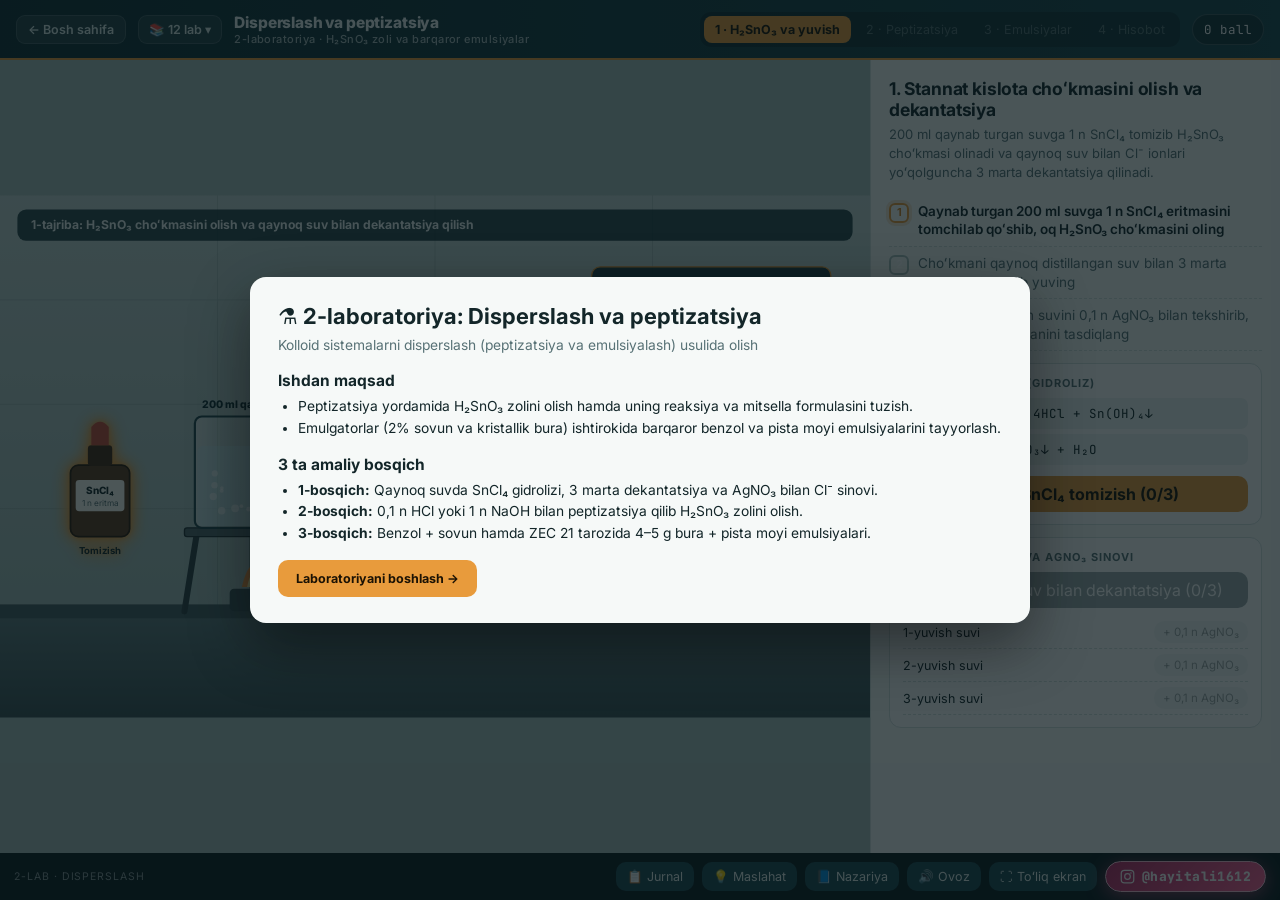
<file: labs/02-disperslash.html>
<!doctype html>
<html lang="uz">
<head>
<meta charset="utf-8">
<meta name="viewport" content="width=device-width, initial-scale=1">
<meta name="author" content="Qayumov Hayitali">
<meta name="description" content="2-laboratoriya ishi: Kolloid sistemalarni disperslash usulida olinishi — H₂SnO₃ choʻkmasi va dekantatsiya, peptizatsiya, benzol va pista moyi emulsiyalari.">
<title>2-lab · Disperslash va peptizatsiya — Kolloid Kimyo</title>
<link rel="stylesheet" href="../assets/lab-core.css?v=5">
<style>
  .sub-tabs { display:grid; grid-template-columns:1fr 1fr; gap:6px; margin-bottom:10px; }
  .sub-tabs button { font-weight:700; font-size:12.5px; padding:8px; border:1.5px solid var(--line); background:#fff; }
  .sub-tabs button.active { background:var(--top); color:#fff; border-color:var(--top); }
  .wash-row { display:flex; align-items:center; justify-content:space-between; padding:5px 0; border-bottom:1px dashed var(--line); font-size:12.5px; }
  .pill { font-family:var(--mono); font-size:11px; padding:2px 8px; border-radius:6px; background:#edf5f3; color:var(--top); font-weight:700; }
  .pill.hi { background:#fdecec; color:#962222; }
  .pill.mid { background:#fff3da; color:#8a5800; }
  .pill.ok { background:#e3f7ee; color:#116443; }
</style>
</head>
<body>
<header class="lab-head">
  <a class="home-link" href="../index.html">← Bosh sahifa</a>
  <div class="lab-switch-wrap" id="labSwitchWrap"></div>
  <div class="brand">Disperslash va peptizatsiya<small>2-laboratoriya · H₂SnO₃ zoli va barqaror emulsiyalar</small></div>
  <nav class="tabs" id="tabs"></nav>
  <div class="scorechip" id="chip">0 ball</div>
</header>

<main class="lab-main">
  <div id="stageWrap">
    <svg id="scene" viewBox="0 0 1000 600" preserveAspectRatio="xMidYMid meet"></svg>
  </div>
  <aside id="panel"></aside>
</main>

<footer class="lab-foot">
  <span class="lbl">2-LAB · DISPERSLASH</span>
  <span class="sp"></span>
  <button id="btnTable">📋 Jurnal</button>
  <button id="btnHint">💡 Maslahat</button>
  <button id="btnTheory">📘 Nazariya</button>
  <button id="btnSnd">🔊 Ovoz</button>
  <button id="btnFull">⛶ Toʻliq ekran</button>
  <a class="ig-credit" href="https://instagram.com/hayitali1612" target="_blank" rel="noopener noreferrer" title="Instagram: @hayitali1612">hayitali1612</a>
</footer>

<div id="toasts"></div>
<div id="modal"><div class="card" id="modalCard"></div></div>

<script src="../assets/lab-core.js?v=5"></script>
<script>
"use strict";

const LAB_ID = 2;
const { el, clamp, lerp, f1, shuf, toast, modal, closeModal } = LabUI;

/* ============ HOLAT (STATE) ============ */
const S = {
  stage: 1,
  unlocked: 1,
  hints: 0,
  pen: { 1: 0, 2: 0, 3: 0 },
  events: [],
  q: {},
  quiz: {},
  // 1-bosqich: H2SnO3 cho'kmasi va 3 marta dekantatsiya
  s1: {
    snAdded: 0,      // 1 n SnCl4 tomchi/dozalar (maqsad >= 3)
    precipDone: false,
    washes: 0,       // bajarilgan yuvishlar (0..3)
    tested: [false, false, false], // har bir yuvish suvi AgNO3 bilan tekshirilganmi
    clConc: [0.42, 0.14, 0.02, 0.0], // mol/l shartli Cl- konsentratsiyasi
    tiltT: 0
  },
  // 2-bosqich: Peptizatsiya
  s2: {
    pept: "HCl",     // "HCl" (0,1 n) yoki "NaOH" (1 n)
    drops: 0,        // peptizator tomchilari (maqsad >= 3)
    diluted: false,  // ko'p suv qo'shish
    shaken: false,   // chayqatish -> zolga o'tish
    solProgress: 0,  // 0 (cho'kma) .. 1 (opalesent zol)
    laser: false,
    shakeT: 0
  },
  // 3-bosqich: Emulsiya tayyorlash
  s3: {
    sub: "A",        // "A" (benzol + sovun) yoki "B" (bura + pista moyi)
    // A: Benzol + suv + sovun
    aWater: false,   // 50 ml H2O
    aBenz: false,    // 10 ml benzol
    aShaken1: false, // sovunsiz chayqatish -> ajraladi
    aSepPhase: 1,    // 0 (aralashgan) .. 1 (2 qavatga ajralgan)
    aSoap: false,    // 10 ml 2% sovun
    aStable: false,  // sovun bilan barqaror emulsiya
    aShakeT: 0,
    // B: Bura (ZEC 21) + 95 ml H2O + isitish + 2-3 ml pista moyi
    bMass: 0.0,      // tarozida tortilgan bura (maqsad 4.0 - 5.0 g)
    bWeighed: false,
    bDissolved: false, // 95 ml H2O da isitib eritilgan
    bTransferred: false,
    bOil: false,     // 2-3 ml pista moyi
    bStable: false,
    bShakeT: 0
  },
  anim: {
    t: 0,
    drops: [],
    bubbles: []
  }
};

const STG = [
  null,
  { s: "H₂SnO₃ va yuvish", t: "Stannat kislota choʻkmasini olish va dekantatsiya" },
  { s: "Peptizatsiya", t: "Choʻkmani kislota yoki ishqor bilan peptizlash" },
  { s: "Emulsiyalar", t: "Benzol va pista moyining barqaror emulsiyalari" },
  { s: "Hisobot", t: "Laboratoriya ishi hisoboti" }
];

const TASKS = {
  1: [
    ["Qaynab turgan 200 ml suvga 1 n SnCl₄ eritmasini tomchilab qoʻshib, oq H₂SnO₃ choʻkmasini oling", () => S.s1.precipDone],
    ["Choʻkmani qaynoq distillangan suv bilan 3 marta dekantatsiya qilib yuving", () => S.s1.washes >= 3],
    ["Har uchala yuvish suvini 0,1 n AgNO₃ bilan tekshirib, Cl⁻ ionlari yoʻqolganini tasdiqlang", () => S.s1.tested.every(Boolean)]
  ],
  2: [
    ["Yuvilgan H₂SnO₃ choʻkmasiga peptizator (0,1 n HCl yoki 1 n NaOH) dan bir necha tomchi qoʻshing", () => S.s2.drops >= 3],
    ["Distillangan suv bilan suyultiring va chayqatib opalesent stannat kislota zolini hosil qiling", () => S.s2.shaken]
  ],
  3: [
    ["A qism: 50 ml H₂O + 10 ml benzolni chayqatib qavatlarga ajralishini kuzating, soʻng 10 ml 2% sovun qoʻshib barqaror emulsiya oling", () => S.s3.aStable],
    ["B qism: ZEC 21 tarozida 4–5 g bura torting, 95 ml suvda isitib eriting va 2–3 ml pista moyi qoʻshib barqaror emulsiya oling", () => S.s3.bStable]
  ]
};

const QS = {
  1: [
    {
      id: "q1_1",
      q: "Nima uchun H₂SnO₃ choʻkmasini peptizlashdan oldin qaynoq suv bilan dekantatsiya qilib Cl⁻ ionlaridan yuvish shart?",
      o: [
        "Ortiqcha HCl (Cl⁻ ionlari) elektrolit boʻlib, zol hosil boʻlishiga toʻsqinlik qiladi va koagullanishni keltirib chiqaradi",
        "Yuvish natijasida choʻkma qora rangga boʻyaladi",
        "Suv qoʻshilmasa, SnCl₄ muzlab qoladi",
        "Cl⁻ ionlari shishani eritib yuboradi"
      ],
      a: 0
    },
    {
      id: "q1_2",
      q: "3-dekantatsiyadan keyin yuvish suviga 0,1 n AgNO₃ tomizilganda eritma tiniq qolishi nimani anglatadi?",
      o: [
        "Yuvish suvida Cl⁻ ionlari qolmagan (AgCl choʻkmasi hosil boʻlmadi) — choʻkma toʻliq yuvilgan",
        "AgNO₃ eritmasi yaroqsiz boʻlib qolgan",
        "H₂SnO₃ choʻkmasi toʻliq erib ketgan",
        "Suvda natriy ionlari koʻpayib ketgan"
      ],
      a: 0
    }
  ],
  2: [
    {
      id: "q2_1",
      q: "Peptizatsiya jarayonining fizik-kimyoviy mohiyati qanday?",
      o: [
        "Yangi tushgan gʻovak choʻkmani oz miqdor peptizator-elektrolit taʼsirida kolloid eritma (zol) holatiga oʻtkazish",
        "Kolloid eritmani qizdirib choʻkmaga tushirish",
        "Ikki xil gazni aralashtirib aerozol olish",
        "Kolloid zarrachalarni filtr qogʻozdan oʻtkazish"
      ],
      a: 0
    },
    {
      id: "q2_2",
      q: "H₂SnO₃ choʻkmasi 0,1 n HCl bilan peptizlanganda hosil boʻladigan mitsella formulasida potensial aniqlovchi ion qaysi?",
      o: [
        "SnO²⁺ (mitsella: {[H₂SnO₃]ₘ · nSnO²⁺ · 2(n−x)Cl⁻}²ˣ⁺ · 2xCl⁻)",
        "Na⁺ (mitsella: {[H₂SnO₃]ₘ · nNa⁺})",
        "SO₄²⁻ ionlari",
        "OH⁻ ionlari"
      ],
      a: 0
    }
  ],
  3: [
    {
      id: "q3_1",
      q: "Sovun qoʻshilmagan «suv + benzol» aralashmasi chayqatilgandan soʻng nima uchun tezda ikki qavatga ajraladi?",
      o: [
        "Faza chegarasidagi sirt taranglik katta va tomchilar birlashishiga (koalessensiyaga) qarshilik koʻrsatuvchi himoya qavati yoʻq",
        "Benzol suvda kimyoviy reaksiyaga kirishib choʻkadi",
        "Benzolning zichligi suvnikidan ancha katta",
        "Suv molekulalari benzolni muzlatib qoʻyadi"
      ],
      a: 0
    },
    {
      id: "q3_2",
      q: "Sovun (R–COONa) benzolning suvdagi emulsiyasini qanday barqarorlashtiradi?",
      o: [
        "Tomchilar sirtida adsorbsiya qavati hosil qiladi: gidrofob R− radikali benzolga, qutbli −COO⁻ guruhi suvga yoʻnaladi",
        "Benzolni butunlay suvga aylantiradi",
        "Suvning qaynash haroratini 200 °C ga koʻtaradi",
        "Benzol tomchilarini qattiq muzga aylantiradi"
      ],
      a: 0
    }
  ]
};

const QZ = [
  ["Disperslash usuli kondensatsion usuldan nimasi bilan farq qiladi?", ["Yirik qattiq yoki suyuq fazani kolloid oʻlchamgacha maydalashga asoslanadi", "Ionlardan yangi molekula sintez qilishga asoslanadi", "Faqat gazsimon moddalarga qoʻllaniladi", "Eritmani sovitib kristallashga asoslanadi"], 0],
  ["SnCl₄ qaynoq suvda gidrolizlanganda qaysi choʻkma hosil boʻladi?", ["Stannat kislota — H₂SnO₃ (Sn(OH)₄ dan suv ajralishi natijasida)", "Kumush xlorid — AgCl", "Temir (III) gidroksid — Fe(OH)₃", "Kalsiy karbonat — CaCO₃"], 0],
  ["H₂SnO₃ choʻkmasiga 1 n NaOH qoʻshilganda qaysi kimyoviy reaksiya natijasida stabilizator hosil boʻladi?", ["H₂SnO₃ + 2NaOH → Na₂SnO₃ + 2H₂O", "H₂SnO₃ + 2NaOH → SnCl₄ + 2H₂O", "H₂SnO₃ + NaOH → NaCl + O₂", "Sn + 2NaOH → Na₂O + H₂"], 0],
  ["Pista moyining suvdagi emulsiyasini tayyorlashda emulgator sifatida qaysi modda va qancha miqdorda olinadi?", ["4–5 g bura (95 ml suvda isitib eritiladi)", "100 g osh tuzi", "0,5 ml xlorid kislota", "20 g oltingugurt kukuni"], 0],
  ["Benzolning suvdagi emulsiyasi qaysi tipdagi emulsiyaga kiradi?", ["«Moy/suv» (M/S) tipidagi toʻgʻri emulsiya", "«Suv/moy» (S/M) tipidagi teskari emulsiya", "Qattiq aerozol", "Molekulyar chin eritma"], 0]
];

/* ============ YORDAMCHILAR ============ */
function idx(st) {
  const list = TASKS[st] || [];
  for (let i = 0; i < list.length; i++) if (!list[i][1]()) return i;
  return list.length;
}
function qDone(id) { return S.q[id] && S.q[id].ans !== undefined; }
function stageDone(st) {
  return st >= 1 && st <= 3 && idx(st) >= TASKS[st].length && QS[st].every(q => qDone(q.id));
}
function pen(pts, msg, type = "warn") {
  if (S.stage <= 3) S.pen[S.stage] = (S.pen[S.stage] || 0) + pts;
  S.events.push({ st: S.stage, msg: msg.replace(/<[^>]+>/g, "") });
  toast(msg, type, 3500);
  SFX.play(type === "err" ? "err" : "warn");
}
function spawnDrop(x, y0, y1, color, r = 4.2) {
  S.anim.drops.push({ x, y: y0, vy: 95, targetY: y1, color, r });
}

/* ============ 1-BOSQICH AMALLARI ============ */
function addSnCl4() {
  if (S.stage !== 1) return;
  if (S.s1.precipDone) { toast("H₂SnO₃ choʻkmasi tayyor. Endi dekantatsiya qilib yuving.", "warn"); return; }
  S.s1.snAdded++;
  spawnDrop(290, 215, 360, "#e6eef2", 4.6);
  SFX.play("drip");
  if (S.s1.snAdded >= 3) {
    S.s1.precipDone = true;
    SFX.play("ok");
    toast("✓ Oq gʻovak H₂SnO₃ choʻkmasi tushdi! Endi qaynoq suv bilan 3 marta dekantatsiya qiling.", "ok", 3600);
  } else {
    toast(`1 n SnCl₄ tomizildi (${S.s1.snAdded}/3) — gidroliz bormoqda...`, "", 1800);
  }
  renderPanel();
}
function decantWash() {
  if (S.stage !== 1) return;
  if (!S.s1.precipDone) { pen(0.5, "Avval 1 n SnCl₄ tomizib H₂SnO₃ choʻkmasini oling.", "warn"); return; }
  if (S.s1.washes >= 3) { toast("3 marta yuvish bajarildi. Barcha probirkalarni AgNO₃ bilan tekshiring.", "warn"); return; }
  if (S.s1.washes > 0 && !S.s1.tested[S.s1.washes - 1]) {
    pen(0.5, `Avval ${S.s1.washes}-yuvish suvini AgNO₃ bilan tekshirib koʻring!`, "warn");
    return;
  }
  S.s1.washes++;
  S.s1.tiltT = 0.95;
  SFX.play("pour");
  toast(`💧 ${S.s1.washes}-dekantatsiya bajarildi! Endi ${S.s1.washes}-probirkaga 0,1 n AgNO₃ tomizib Cl⁻ ni tekshiring.`, "", 3200);
  renderPanel();
}
function testAgWash(k) {
  if (S.stage !== 1) return;
  if (k + 1 > S.s1.washes) { pen(0.5, `Avval ${k + 1}-yuvishni (dekantatsiyani) bajaring.`, "warn"); return; }
  if (S.s1.tested[k]) { toast(`${k + 1}-probirka allaqachon tekshirilgan.`, "", 1600); return; }
  S.s1.tested[k] = true;
  spawnDrop([725, 805, 885][k], 240, 395, "#e0eef5", 4.2);
  SFX.play("drip");
  if (k === 0) toast("1-yuvish + AgNO₃: kuchli oq AgCl↓ loyqasi (+++ Cl⁻ koʻp!). Yana yuving.", "warn", 3400);
  else if (k === 1) toast("2-yuvish + AgNO₃: kuchsiz loyqalanish (+ Cl⁻ kamaydi). 3-marta yuving.", "warn", 3400);
  else {
    SFX.play("ok");
    toast("✓ 3-yuvish + AgNO₃: eritma mutlaqo tiniq (− Cl⁻ yoʻq)! Choʻkma peptizatsiyaga tayyor!", "ok", 3800);
  }
  renderPanel();
}

/* ============ 2-BOSQICH AMALLARI ============ */
function setPept(type) {
  if (S.s2.drops > 0 && !S.s2.shaken) {
    toast("Joriy peptizator bilan davom eting yoki qayta boshlang.", "warn");
    return;
  }
  S.s2.pept = type;
  if (S.s2.shaken) {
    // Talaba ikkinchi peptizatorni ham sinab ko'rishi uchun holatni yangilash (progress saqlanadi)
    SFX.play("click");
    toast(`${type === "HCl" ? "0,1 n HCl (kislotali)" : "1 n NaOH (ishqoriy)"} sxemasi koʻrsatilmoqda.`, "", 2200);
  } else {
    SFX.play("click");
  }
  renderPanel();
}
function addPeptDrop() {
  if (S.stage !== 2) return;
  if (S.s2.drops >= 5) { toast("Peptizator yetarlicha qoʻshildi. Endi suv bilan suyultirib chayqating.", "warn"); return; }
  S.s2.drops++;
  spawnDrop(430, 225, 385, S.s2.pept === "HCl" ? "#d5eef7" : "#e2f5e6", 4.5);
  SFX.play("drip");
  toast(`+1 tomchi ${S.s2.pept === "HCl" ? "0,1 n HCl" : "1 n NaOH"} qoʻshildi (${S.s2.drops} tomchi).`, "", 1700);
  renderPanel();
}
function dilutePept() {
  if (S.stage !== 2) return;
  if (S.s2.drops < 3) { pen(0.5, "Avval choʻkmaga kamida 3 tomchi peptizator (HCl yoki NaOH) qoʻshing.", "warn"); return; }
  if (S.s2.diluted) { toast("Suv allaqachon qoʻshilgan — endi chayqating.", "", 1800); return; }
  S.s2.diluted = true;
  SFX.play("pour");
  toast("Koʻp miqdorda distillangan suv qoʻshildi. Endi kolbani chayqating!", "", 2400);
  renderPanel();
}
function shakePept() {
  if (S.stage !== 2) return;
  if (!S.s2.diluted) { pen(0.5, "Avval peptizator qoʻshib, soʻng distillangan suv bilan suyultiring.", "warn"); return; }
  S.s2.shaken = true;
  S.s2.shakeT = 1.15;
  S.s2.solProgress = 1;
  SFX.play("shake");
  setTimeout(() => SFX.play("ok"), 420);
  toast("✓ Choʻkma disperslanib, havorang-oqish opalesent H₂SnO₃ zoliga aylandi!", "ok", 3800);
  renderPanel();
}
function toggleLaser2() {
  S.s2.laser = !S.s2.laser;
  SFX.play("click");
  renderPanel();
}

/* ============ 3-BOSQICH AMALLARI ============ */
function setSub3(s) { S.s3.sub = s; SFX.play("click"); renderPanel(); }
function aAddWater() {
  if (S.s3.aWater) return;
  S.s3.aWater = true;
  SFX.play("pour");
  toast("Silindrga 50 ml distillangan suv quyildi.", "", 1800);
  renderPanel();
}
function aAddBenz() {
  if (!S.s3.aWater) { pen(0.5, "Avval silindrga 50 ml distillangan suv quying.", "warn"); return; }
  if (S.s3.aBenz) return;
  S.s3.aBenz = true;
  SFX.play("pour");
  toast("10 ml benzol qoʻshildi — zichligi kichikligi uchun suv ustida qavat hosil qildi.", "", 2500);
  renderPanel();
}
function aShake() {
  if (!S.s3.aBenz) { pen(0.5, "Avval 50 ml suv va 10 ml benzol quying.", "warn"); return; }
  S.s3.aShakeT = 1.1;
  SFX.play("shake");
  if (!S.s3.aSoap) {
    S.s3.aShaken1 = true;
    S.s3.aSepPhase = 0; // animatsiyada sekin 1 ga qaytib qavatlarga ajraladi!
    toast("⚠️ Qattiq chayqatildi — ammo emulgatorsiz benzol va suv tezda 2 qavatga ajralib ketmoqda!", "warn", 3800);
  } else {
    S.s3.aStable = true;
    S.s3.aSepPhase = 0;
    SFX.play("ok");
    toast("✓ 2% sovun bilan barqaror sutdek oppoq «benzol/suv» emulsiyasi hosil boʻldi!", "ok", 3800);
  }
  renderPanel();
}
function aAddSoap() {
  if (!S.s3.aShaken1) { pen(0.5, "Avval sovunsiz aralashmani chayqatib, qavatlarga ajralishini kuzating!", "warn"); return; }
  if (S.s3.aSoap) return;
  S.s3.aSoap = true;
  SFX.play("pour");
  toast("10 ml 2% li sovun (emulgator) qoʻshildi. Endi silindrni yana qattiq chayqating!", "", 2800);
  renderPanel();
}

// B qism: Bura + ZEC 21 + pista moyi
function bScoop(delta) {
  if (S.s3.bWeighed) { toast("Bura allaqachon tortib olingan.", "", 1800); return; }
  S.s3.bMass = clamp(+(S.s3.bMass + delta).toFixed(2), 0, 8);
  SFX.play("weigh");
  renderPanel();
}
function bConfirmWeigh() {
  if (S.s3.bMass < 4.0 || S.s3.bMass > 5.0) {
    pen(0.5, `Metodik koʻrsatma boʻyicha <b>4–5 g</b> kristallik bura tortish kerak (hozir ${f1(S.s3.bMass, 2)} g).`, "warn");
    return;
  }
  S.s3.bWeighed = true;
  SFX.play("ok");
  toast(`✓ ZEC 21 tarozida ${f1(S.s3.bMass, 2)} g kristallik bura tortib olindi!`, "ok", 2600);
  renderPanel();
}
function bDissolve() {
  if (!S.s3.bWeighed) { pen(0.5, "Avval ZEC 21 tarozida 4–5 g bura torting.", "warn"); return; }
  if (S.s3.bDissolved) return;
  S.s3.bDissolved = true;
  SFX.play("heat");
  setTimeout(() => SFX.play("ok"), 450);
  toast("✓ Bura 95 ml distillangan suvda isitib toʻliq eritildi va silindrga quyildi!", "ok", 3000);
  S.s3.bTransferred = true;
  renderPanel();
}
function bAddOil() {
  if (!S.s3.bTransferred) { pen(0.5, "Avval burani 95 ml suvda isitib eriting va silindrga quying.", "warn"); return; }
  if (S.s3.bOil) return;
  S.s3.bOil = true;
  SFX.play("drip");
  toast("2,5 ml pista moyi qoʻshildi. Endi silindrni qattiq chayqating!", "", 2500);
  renderPanel();
}
function bShake() {
  if (!S.s3.bOil) { pen(0.5, "Avval bura eritmasi ustiga 2–3 ml pista moyi qoʻshing.", "warn"); return; }
  S.s3.bStable = true;
  S.s3.bShakeT = 1.15;
  SFX.play("shake");
  setTimeout(() => SFX.play("ok"), 400);
  toast("✓ Pista moyining bura bilan barqaror emulsiyasi hosil boʻldi!", "ok", 3600);
  renderPanel();
}

/* ============ SVG SAHNA ============ */
function benchSVG(title) {
  return `
  <defs>
    <linearGradient id="wall2" x1="0" y1="0" x2="0" y2="1"><stop offset="0%" stop-color="#c3d5d2"/><stop offset="100%" stop-color="#a5beba"/></linearGradient>
    <linearGradient id="tbl2" x1="0" y1="0" x2="0" y2="1"><stop offset="0%" stop-color="#5e797c"/><stop offset="100%" stop-color="#395053"/></linearGradient>
    <linearGradient id="gls2" x1="0" y1="0" x2="1" y2="0">
      <stop offset="0%" stop-color="#fff" stop-opacity="0.52"/><stop offset="30%" stop-color="#e3f3f6" stop-opacity="0.16"/>
      <stop offset="78%" stop-color="#cde2e7" stop-opacity="0.14"/><stop offset="100%" stop-color="#fff" stop-opacity="0.46"/>
    </linearGradient>
    <linearGradient id="laserB2" x1="0" y1="0" x2="1" y2="0">
      <stop offset="0%" stop-color="#ff2e4c" stop-opacity="0.9"/><stop offset="100%" stop-color="#ff6b81" stop-opacity="0.5"/>
    </linearGradient>
    <filter id="gf2"><feGaussianBlur stdDeviation="3.5" result="b"/><feMerge><feMergeNode in="b"/><feMergeNode in="SourceGraphic"/></feMerge></filter>
  </defs>
  <rect x="0" y="0" width="1000" height="472" fill="url(#wall2)"/>
  <g opacity="0.16" stroke="#2a484c" stroke-width="1">
    <line x1="0" y1="120" x2="1000" y2="120"/><line x1="0" y1="240" x2="1000" y2="240"/><line x1="0" y1="360" x2="1000" y2="360"/>
    <line x1="250" y1="0" x2="250" y2="472"/><line x1="500" y1="0" x2="500" y2="472"/><line x1="750" y1="0" x2="750" y2="472"/>
  </g>
  <rect x="0" y="470" width="1000" height="18" fill="#465e61"/>
  <rect x="0" y="486" width="1000" height="114" fill="url(#tbl2)"/>
  <rect x="20" y="16" width="960" height="36" rx="10" fill="rgba(15,46,51,0.84)"/>
  <text x="36" y="39" fill="#edf5f4" font-size="14" font-weight="700">${title}</text>`;
}

function sceneHTML() {
  if (S.stage === 1) {
    const s = S.s1;
    const precH = s.precipDone ? 36 : s.snAdded * 11;
    const tubes = [0, 1, 2].map(k => {
      const tx = [725, 805, 885][k];
      const hasWater = k + 1 <= s.washes;
      const tested = s.tested[k];
      let liqCol = "rgba(186,230,242,0.38)";
      let lbl = hasWater ? "Tekshiring" : "Boʻsh";
      if (tested) {
        if (k === 0) { liqCol = "rgba(248,250,252,0.95)"; lbl = "+++ AgCl↓"; }
        else if (k === 1) { liqCol = "rgba(235,244,248,0.72)"; lbl = "+ Kuchsiz"; }
        else { liqCol = "rgba(195,235,246,0.34)"; lbl = "✓ Tiniq"; }
      }
      return `
      <g class="clk ${hasWater && !tested ? "glow" : ""}" data-t="tube${k}" transform="translate(${tx},430)">
        <rect x="-15" y="-128" width="30" height="128" rx="14" fill="url(#gls2)" stroke="#24484f" stroke-width="2"/>
        ${hasWater ? `<rect x="-13" y="-76" width="26" height="74" rx="12" fill="${liqCol}"/>` : ""}
        ${tested && k === 0 ? `<ellipse cx="0" cy="-10" rx="11" ry="6" fill="#ffffff"/>` : ""}
        <rect x="-18" y="-132" width="36" height="6" rx="3" fill="#d9ecee" stroke="#24484f" stroke-width="1.5"/>
        <text x="0" y="20" text-anchor="middle" font-size="11" font-weight="800" fill="#132629">${k + 1}-yuvish</text>
        <text x="0" y="36" text-anchor="middle" font-size="10.5" font-weight="700" fill="${tested && k === 2 ? "#1f9d6b" : tested ? "#b8740e" : "#587276"}">${lbl}</text>
      </g>`;
    }).join("");

    return benchSVG("1-tajriba: H₂SnO₃ choʻkmasini olish va qaynoq suv bilan dekantatsiya qilish") + `
      <!-- Uch oyoqli o'choq va asbest to'r -->
      <g transform="translate(290,478)">
        <line x1="-64" y1="-88" x2="-78" y2="0" stroke="#304347" stroke-width="7" stroke-linecap="round"/>
        <line x1="64" y1="-88" x2="78" y2="0" stroke="#304347" stroke-width="7" stroke-linecap="round"/>
        <line x1="0" y1="-88" x2="0" y2="0" stroke="#243538" stroke-width="6" stroke-linecap="round"/>
        <rect x="-78" y="-96" width="156" height="10" rx="3" fill="#52686c" stroke="#243538" stroke-width="1.5"/>
        <!-- Spirt lampa / gorelka alangasi -->
        <rect x="-26" y="-26" width="52" height="26" rx="5" fill="#3a5256"/>
        ${!s.precipDone ? `<path d="M-12,-28 Q0,-76 12,-28 Z" fill="#ff9436" opacity="0.9"/><path d="M-6,-28 Q0,-56 6,-28 Z" fill="#fff099"/>` : ""}
      </g>

      <!-- Asosiy stakan (200 ml qaynoq suv -> H2SnO3 cho'kmasi) -->
      <g id="beaker1" transform="translate(290,382)">
        <rect x="-66" y="-128" width="132" height="128" rx="8" fill="url(#gls2)" stroke="#24484f" stroke-width="2.5"/>
        <rect x="-63" y="-94" width="126" height="92" rx="6" fill="rgba(186,230,242,0.38)"/>
        ${precH > 0 ? `<path d="M-62,-${precH} Q-22,-${precH + 8} 0,-${precH - 2} Q28,-${precH + 6} 62,-${precH} L62,-3 Q62,0 58,0 L-58,0 Q-62,0 -62,-3 Z" fill="#f7fafb" stroke="#cddce0" stroke-width="1.2"/>` : ""}
        <g id="boilBub1"></g>
        <text x="0" y="-138" text-anchor="middle" font-size="12" font-weight="800" fill="#0f2e33">200 ml qaynoq H₂O ${s.precipDone ? "+ H₂SnO₃↓" : ""}</text>
      </g>

      <!-- 1 n SnCl4 tomizgich shishasi -->
      <g class="clk ${!s.precipDone ? "glow" : ""}" data-t="botSn" transform="translate(115,392)">
        <rect x="-34" y="-82" width="68" height="82" rx="9" fill="#5e3a1f" stroke="#2c190a" stroke-width="2"/>
        <rect x="-14" y="-105" width="28" height="24" rx="4" fill="#462a14"/>
        <path d="M-10,-105 L-10,-126 Q0,-138 10,-126 L10,-105 Z" fill="#c94b38"/>
        <rect x="-28" y="-65" width="56" height="36" rx="4" fill="#fffdf6"/>
        <text x="0" y="-49" text-anchor="middle" font-size="11.5" font-weight="800" fill="#132629">SnCl₄</text>
        <text x="0" y="-35" text-anchor="middle" font-size="9.5" fill="#587276">1 n eritma</text>
        <text x="0" y="20" text-anchor="middle" font-size="11" font-weight="700" fill="#132629">Tomizish</text>
      </g>

      <!-- Qaynoq suv yuvish idishi (dekantatsiya) -->
      <g class="clk ${s.precipDone && s.washes < 3 ? "glow" : ""}" data-t="washBtn" transform="translate(505,468)">
        <rect x="-48" y="-110" width="96" height="110" rx="12" fill="url(#gls2)" stroke="#24484f" stroke-width="2.2"/>
        <rect x="-45" y="-76" width="90" height="74" rx="9" fill="rgba(165,222,240,0.52)"/>
        <path d="M18,-110 L18,-132 L-42,-154" fill="none" stroke="#24484f" stroke-width="4" stroke-linecap="round"/>
        <rect x="-38" y="-62" width="76" height="36" rx="5" fill="#fff"/>
        <text x="0" y="-46" text-anchor="middle" font-size="11" font-weight="800" fill="#0f2e33">Qaynoq H₂O</text>
        <text x="0" y="-32" text-anchor="middle" font-size="9.5" fill="#1f9d6b">Dekantatsiya (${s.washes}/3)</text>
      </g>

      <!-- Probirkalar shtativi (AgNO3 sinovi) -->
      <g transform="translate(805,478)">
        <rect x="-125" y="-18" width="250" height="18" rx="4" fill="#6b4b32" stroke="#3c2818" stroke-width="2"/>
        <rect x="-118" y="-96" width="236" height="10" rx="3" fill="#7c593c" stroke="#3c2818" stroke-width="1.5"/>
        <rect x="-112" y="-90" width="8" height="74" fill="#5d4029"/><rect x="104" y="-90" width="8" height="74" fill="#5d4029"/>
      </g>
      ${tubes}

      <!-- 0,1 n AgNO3 yorlig'i -->
      <g transform="translate(680,82)">
        <rect x="0" y="0" width="275" height="92" rx="10" fill="rgba(15,46,51,0.9)" stroke="#e89b3c" stroke-width="1.5"/>
        <text x="14" y="24" font-size="12" font-weight="800" fill="#e89b3c">Cl⁻ IONI SINOVI (0,1 n AgNO₃)</text>
        <text x="14" y="46" font-family="JetBrains Mono,monospace" font-size="11.5" fill="#edf5f4">Ag⁺ + Cl⁻ → AgCl↓ (oq loyqa)</text>
        <text x="14" y="68" font-size="11" fill="#9bf2c8">Probirkalarni bosib AgNO₃ tomizing</text>
      </g>
      <g id="fxLayer"></g>`;
  }

  if (S.stage === 2) {
    const s = S.s2;
    const solAlpha = lerp(0.22, 0.78, s.solProgress);
    const liqColor = s.shaken ? `rgba(218,236,246,${solAlpha.toFixed(2)})` : "rgba(186,230,242,0.34)";
    const precH = s.shaken ? 0 : 34;
    return benchSVG("2-tajriba: Yuvilgan H₂SnO₃ choʻkmasini kislota (HCl) yoki ishqor (NaOH) bilan peptizlash") + `
      <!-- Tindal lazeri -->
      <g class="clk" data-t="laser2" transform="translate(76,412)">
        <rect x="0" y="-16" width="96" height="32" rx="7" fill="#23373b" stroke="#0f1e21" stroke-width="2"/>
        <circle cx="48" cy="0" r="6" fill="${s.laser ? "#ff3b57" : "#4b666b"}" stroke="#fff" stroke-width="1.5"/>
        <text x="48" y="30" text-anchor="middle" font-size="11" font-weight="700" fill="#fff">🔦 Tindal lazeri</text>
      </g>
      ${s.laser && s.shaken ? `<polygon points="178,408 505,396 505,428 178,416" fill="url(#laserB2)" opacity="0.72" filter="url(#gf2)"/>` : ""}

      <!-- Asosiy peptizatsiya kolbasi -->
      <g id="peptFlask" class="clk" data-t="shake2" transform="translate(430,478)">
        <ellipse cx="0" cy="4" rx="76" ry="11" fill="rgba(12,30,34,0.28)"/>
        <path d="M-74,-82 L-74,-8 Q-74,0 -64,0 L64,0 Q74,0 74,-8 L74,-82 Z" fill="${liqColor}" stroke="#87b8c9" stroke-width="1.5"/>
        ${s.diluted ? `<rect x="-73" y="-124" width="146" height="44" fill="${liqColor}"/>` : ""}
        ${precH > 0 ? `<path d="M-70,-${precH} Q-20,-${precH + 10} 8,-${precH - 3} Q42,-${precH + 7} 70,-${precH} L70,-3 Q70,0 64,0 L-64,0 Q-70,0 -70,-3 Z" fill="#f8fbfc" stroke="#c8dbe0" stroke-width="1.4"/>` : ""}
        <rect x="-76" y="-175" width="152" height="175" rx="10" fill="url(#gls2)" stroke="#24484f" stroke-width="2.6"/>
        <text x="0" y="32" text-anchor="middle" font-size="13" font-weight="800" fill="#edf5f4">${s.shaken ? "Opalesent H₂SnO₃ zoli ✓" : "Yuvilgan H₂SnO₃ choʻkmasi"}</text>
        <text x="0" y="49" text-anchor="middle" font-size="11.5" fill="#cbe0dd">${s.pept === "HCl" ? "0,1 n HCl" : "1 n NaOH"}: ${s.drops} tomchi ${s.diluted ? "· suyultirilgan" : ""}</text>
      </g>

      <!-- Peptizator shishalari (0,1 n HCl va 1 n NaOH) -->
      <g class="clk ${s.pept === "HCl" && s.drops < 3 ? "glow" : ""}" data-t="botHCl" transform="translate(705,365)">
        <rect x="-36" y="-82" width="72" height="82" rx="9" fill="#2c5968" stroke="#142d36" stroke-width="2"/>
        <rect x="-14" y="-106" width="28" height="25" rx="4" fill="#1e3f4a"/>
        <path d="M-10,-106 L-10,-126 Q0,-138 10,-126 L10,-106 Z" fill="#e89b3c"/>
        <rect x="-30" y="-66" width="60" height="38" rx="4" fill="#fff"/>
        <text x="0" y="-50" text-anchor="middle" font-size="12" font-weight="800" fill="#132629">HCl</text>
        <text x="0" y="-36" text-anchor="middle" font-size="9.5" fill="#587276">0,1 n kislota</text>
      </g>
      <g class="clk ${s.pept === "NaOH" && s.drops < 3 ? "glow" : ""}" data-t="botNaOH" transform="translate(835,365)">
        <rect x="-36" y="-82" width="72" height="82" rx="9" fill="#3a6b4e" stroke="#183323" stroke-width="2"/>
        <rect x="-14" y="-106" width="28" height="25" rx="4" fill="#264a35"/>
        <path d="M-10,-106 L-10,-126 Q0,-138 10,-126 L10,-106 Z" fill="#e89b3c"/>
        <rect x="-30" y="-66" width="60" height="38" rx="4" fill="#fff"/>
        <text x="0" y="-50" text-anchor="middle" font-size="12" font-weight="800" fill="#132629">NaOH</text>
        <text x="0" y="-36" text-anchor="middle" font-size="9.5" fill="#587276">1 n ishqor</text>
      </g>

      <!-- Sxema taxtasi -->
      <g transform="translate(555,74)">
        <rect x="0" y="0" width="415" height="145" rx="11" fill="rgba(15,46,51,0.9)" stroke="#e89b3c" stroke-width="1.5"/>
        <text x="16" y="24" font-size="12" font-weight="800" fill="#e89b3c">PEPTIZATSIYA REAKSIYALARI VA MITSELLA</text>
        <text x="16" y="48" font-family="JetBrains Mono,monospace" font-size="11.5" fill="#edf5f4">H₂SnO₃ + 2NaOH → Na₂SnO₃ + 2H₂O</text>
        <text x="16" y="70" font-family="JetBrains Mono,monospace" font-size="11.5" fill="#edf5f4">H₂SnO₃ + 2HCl → SnOCl₂ + 2H₂O</text>
        <text x="16" y="98" font-size="11" fill="#9bf2c8">Mitsella (HCl bilan):</text>
        <text x="16" y="118" font-family="JetBrains Mono,monospace" font-size="11.5" fill="#fff">{[H₂SnO₃]ₘ · nSnO²⁺ · 2(n−x)Cl⁻}²ˣ⁺ · 2xCl⁻</text>
      </g>
      <g id="fxLayer"></g>`;
  }

  if (S.stage === 3) {
    const s = S.s3;
    if (s.sub === "A") {
      // Silindr: 50 ml H2O + 10 ml benzol (+ 10 ml 2% sovun)
      const sep = s.aStable ? 0 : s.aSepPhase;
      const milky = s.aStable || (s.aShaken1 && sep < 0.75);
      const emulAlpha = s.aStable ? 0.94 : lerp(0.82, 0, sep);
      return benchSVG("3-tajriba (A qism): Benzolning suvdagi emulsiyasi — sovun emulgatorining roli") + `
        <!-- Po'kakli 100 ml o'lchov silindri -->
        <g id="cylA" class="clk" data-t="shakeA" transform="translate(310,478)">
          <ellipse cx="0" cy="4" rx="56" ry="9" fill="rgba(12,30,34,0.3)"/>
          <rect x="-54" y="-12" width="108" height="12" rx="4" fill="#c7dfe2" stroke="#24484f" stroke-width="2"/>
          <!-- Suyuqlik qatlamlari -->
          ${s.aWater ? `<rect x="-34" y="-172" width="68" height="160" fill="${milky ? `rgba(250,250,245,${emulAlpha.toFixed(2)})` : "rgba(176,226,242,0.48)"}"/>` : ""}
          ${s.aBenz && !s.aStable && sep > 0.25 ? `<rect x="-34" y="-208" width="68" height="36" fill="rgba(245,232,162,${(0.76 * sep).toFixed(2)})" stroke="#cbb85a" stroke-width="1"/>` : ""}
          ${s.aStable ? `<rect x="-34" y="-224" width="68" height="212" fill="rgba(252,250,242,0.95)"/>` : ""}
          <!-- Silindr devori va shkalasi -->
          <rect x="-36" y="-286" width="72" height="274" rx="4" fill="url(#gls2)" stroke="#24484f" stroke-width="2.5"/>
          <path d="M-26,-286 L-22,-314 L22,-314 L26,-286 Z" fill="#b78852" stroke="#5d3f1d" stroke-width="2"/>
          ${[20, 40, 60, 80, 100].map((v, i) => `<line x1="-35" y1="${-45 - i * 44}" x2="-18" y2="${-45 - i * 44}" stroke="#24484f" stroke-width="1.3"/><text x="-13" y="${-41 - i * 44}" font-size="9.5" fill="#132629">${v}</text>`).join("")}
          <text x="0" y="34" text-anchor="middle" font-size="13" font-weight="800" fill="#edf5f4">${s.aStable ? "✓ Barqaror benzol/suv emulsiyasi" : s.aShaken1 && sep > 0.7 ? "2 qavatga ajraldi (barqaror emas)" : "100 ml poʻkakli silindr"}</text>
        </g>

        <!-- Mikro-sxema: Sovun adsorbsiya qavati -->
        <g transform="translate(505,110)">
          <rect x="0" y="0" width="445" height="295" rx="14" fill="rgba(255,255,255,0.94)" stroke="#b8ccca" stroke-width="1.8"/>
          <text x="18" y="28" font-size="13.5" font-weight="800" fill="#0f2e33">Sovun molekulalarining faza chegarasida adsorbsiyasi</text>
          <text x="18" y="48" font-family="JetBrains Mono,monospace" font-size="11.5" fill="#587276">[C₆H₆]ₘ + nRCOO⁻ + nNa⁺ → {[C₆H₆]ₘ·nRCOO⁻}ⁿ⁻ · nNa⁺</text>
          <!-- Benzol tomchisi va sovun qobig'i -->
          <g transform="translate(222,174)">
            <circle cx="0" cy="0" r="56" fill="#f7e89b" stroke="#cbb042" stroke-width="2"/>
            <text x="0" y="-4" text-anchor="middle" font-size="13" font-weight="800" fill="#5b4608">C₆H₆</text>
            <text x="0" y="13" text-anchor="middle" font-size="10" fill="#7c6316">Benzol tomchisi</text>
            ${Array.from({ length: 12 }, (_, k) => {
              const ang = k * Math.PI / 6;
              const x1 = Math.cos(ang) * 44, y1 = Math.sin(ang) * 44;
              const x2 = Math.cos(ang) * 74, y2 = Math.sin(ang) * 74;
              const x3 = Math.cos(ang) * 89, y3 = Math.sin(ang) * 89;
              return `<line x1="${x1.toFixed(1)}" y1="${y1.toFixed(1)}" x2="${x2.toFixed(1)}" y2="${y2.toFixed(1)}" stroke="#24484f" stroke-width="2.2"/>
                <circle cx="${x2.toFixed(1)}" cy="${y2.toFixed(1)}" r="7" fill="${s.aSoap ? "#1f9d6b" : "#b8c7c5"}" stroke="#0f2e33" stroke-width="1.2"/>
                ${s.aSoap ? `<text x="${x3.toFixed(1)}" y="${(y3 + 3).toFixed(1)}" text-anchor="middle" font-size="9" font-weight="700" fill="#d64545">Na⁺</text>` : ""}`;
            }).join("")}
          </g>
          <text x="18" y="280" font-size="11.5" fill="#132629">Gidrofob R− dumlari benzolga, qutbli −COO⁻ boshlari suvga yoʻnalib himoya qavati hosil qiladi.</text>
        </g>`;
    } else {
      // B qism: ZEC 21 tarozi + 95 ml suvda bura + 2-3 ml pista moyi silindri
      return benchSVG("3-tajriba (B qism): Analitik tarozi ZEC 21 da bura tortish va pista moyi emulsiyasi") + `
        <!-- Analitik tarozi ZEC 21 -->
        <g transform="translate(260,478)">
          <rect x="-135" y="-66" width="270" height="66" rx="12" fill="#2c4347" stroke="#142326" stroke-width="2.5"/>
          <rect x="-112" y="-196" width="224" height="130" rx="8" fill="rgba(235,248,250,0.45)" stroke="#3e5b60" stroke-width="2.2"/>
          <rect x="-66" y="-82" width="132" height="14" rx="4" fill="#9fb5b8" stroke="#304347" stroke-width="1.5"/>
          <!-- Bura kristallari uyumi -->
          ${s.bMass > 0 ? `<path d="M-${clamp(s.bMass * 7, 8, 42)},-82 Q0,-${82 + clamp(s.bMass * 6.5, 6, 36)} ${clamp(s.bMass * 7, 8, 42)},-82 Z" fill="#ffffff" stroke="#d5e2e5"/>` : ""}
          <!-- Raqamli displey -->
          <rect x="-85" y="-50" width="170" height="34" rx="6" fill="#0c1f22" stroke="#527478"/>
          <text x="0" y="-28" text-anchor="middle" font-family="JetBrains Mono,monospace" font-size="18" font-weight="700" fill="${s.bMass >= 4 && s.bMass <= 5 ? "#87e8be" : "#ffd27a"}">${f1(s.bMass, 2)} g</text>
          <text x="0" y="28" text-anchor="middle" font-size="13" font-weight="800" fill="#edf5f4">Analitik tarozi · ZEC 21</text>
          <text x="0" y="45" text-anchor="middle" font-size="11.5" fill="#cbe0dd">Maqsad: 4,00–5,00 g kristallik bura</text>
        </g>

        <!-- Po'kakli silindr B (95 ml bura eritmasi + 2-3 ml pista moyi) -->
        <g id="cylB" class="clk" data-t="shakeB" transform="translate(690,478)">
          <ellipse cx="0" cy="4" rx="56" ry="9" fill="rgba(12,30,34,0.3)"/>
          <rect x="-54" y="-12" width="108" height="12" rx="4" fill="#c7dfe2" stroke="#24484f" stroke-width="2"/>
          ${s.bTransferred ? `<rect x="-34" y="-212" width="68" height="200" fill="${s.bStable ? "rgba(255,244,205,0.95)" : "rgba(182,228,242,0.45)"}"/>` : ""}
          ${s.bOil && !s.bStable ? `<rect x="-34" y="-228" width="68" height="16" fill="rgba(232,188,36,0.88)"/>` : ""}
          <rect x="-36" y="-286" width="72" height="274" rx="4" fill="url(#gls2)" stroke="#24484f" stroke-width="2.5"/>
          <path d="M-26,-286 L-22,-314 L22,-314 L26,-286 Z" fill="#b78852" stroke="#5d3f1d" stroke-width="2"/>
          <text x="0" y="32" text-anchor="middle" font-size="13" font-weight="800" fill="#edf5f4">${s.bStable ? "✓ Barqaror pista moyi emulsiyasi" : "100 ml silindr (bura + pista moyi)"}</text>
          <text x="0" y="49" text-anchor="middle" font-size="11.5" fill="#cbe0dd">95 ml bura eritmasi + 2–3 ml pista moyi</text>
        </g>

        <!-- Bosqichma-bosqich jarayon ko'rsatkichi -->
        <g transform="translate(460,90)">
          <rect x="0" y="0" width="490" height="72" rx="10" fill="rgba(15,46,51,0.88)" stroke="#e89b3c" stroke-width="1.5"/>
          <text x="16" y="26" font-size="12" font-weight="800" fill="#e89b3c">PISTA MOYI EMULSIYASI BOSQICHLARI</text>
          <text x="16" y="50" font-size="12" fill="#edf5f4">1. Tarozi (4–5 g bura) ${s.bWeighed ? "✓" : "…"}  →  2. 95 ml H₂O (isitish) ${s.bDissolved ? "✓" : "…"}  →  3. Pista moyi + chayqatish ${s.bStable ? "✓" : "…"}</text>
        </g>`;
    }
  }

  // Stage 4: Yakuniy ko'rgazma
  return benchSVG("2-laboratoriya yakunlandi — Disperslash, peptizatsiya va barqaror emulsiyalar") + `
    <g transform="translate(220,478)">
      <rect x="-66" y="-140" width="132" height="140" rx="8" fill="rgba(218,236,246,0.82)" stroke="#24484f" stroke-width="2.5"/>
      <text x="0" y="32" text-anchor="middle" font-size="13" font-weight="800" fill="#edf5f4">H₂SnO₃ zoli (peptizatsiya)</text>
    </g>
    <g transform="translate(500,478)">
      <rect x="-36" y="-230" width="72" height="230" rx="4" fill="rgba(252,250,242,0.95)" stroke="#24484f" stroke-width="2.5"/>
      <text x="0" y="32" text-anchor="middle" font-size="13" font-weight="800" fill="#edf5f4">Benzol + sovun (M/S)</text>
    </g>
    <g transform="translate(780,478)">
      <rect x="-36" y="-230" width="72" height="230" rx="4" fill="rgba(255,244,205,0.95)" stroke="#24484f" stroke-width="2.5"/>
      <text x="0" y="32" text-anchor="middle" font-size="13" font-weight="800" fill="#edf5f4">Pista moyi + bura (M/S)</text>
    </g>
    <text x="500" y="135" text-anchor="middle" font-size="22" font-weight="800" fill="#0f2e33">Disperslash va emulsiya barqarorligi oʻrganildi</text>`;
}

function renderScene() {
  const svg = el("scene");
  svg.innerHTML = sceneHTML();
  svg.querySelectorAll("[data-t]").forEach(node => {
    node.addEventListener("click", e => {
      e.stopPropagation();
      const t = node.dataset.t;
      SFX.init();
      if (t === "botSn") addSnCl4();
      else if (t === "washBtn") decantWash();
      else if (t.startsWith("tube")) testAgWash(+t.slice(4));
      else if (t === "botHCl") { S.s2.pept = "HCl"; addPeptDrop(); }
      else if (t === "botNaOH") { S.s2.pept = "NaOH"; addPeptDrop(); }
      else if (t === "shake2") shakePept();
      else if (t === "laser2") toggleLaser2();
      else if (t === "shakeA") aShake();
      else if (t === "shakeB") bShake();
    });
  });
}

/* ============ SAVOLLAR VA PANEL ============ */
function qBlock(Q, seed) {
  const q = S.q[Q.id] || {};
  return `<div class="q"><p>${Q.q}</p>${shuf(Q.o.length, seed).map(oi => {
    let c = "";
    if (q.ans !== undefined && oi === Q.a) c = "right";
    else if (q.wrong && q.wrong.includes(oi)) c = "wrong";
    return `<button class="${c}" onclick="ansQ('${Q.id}',${oi})" ${q.ans !== undefined || (q.wrong && q.wrong.includes(oi)) ? "disabled" : ""}>${Q.o[oi]}</button>`;
  }).join("")}</div>`;
}
function ansQ(id, i) {
  let Q;
  for (const k in QS) { Q = QS[k].find(x => x.id === id); if (Q) break; }
  const q = S.q[id] || (S.q[id] = { tries: 0, wrong: [], pts: 0 });
  if (q.ans !== undefined) return;
  q.tries++;
  if (i === Q.a) {
    q.ans = i; q.pts = q.tries === 1 ? 2 : 1;
    SFX.play("ok"); toast("✓ Toʻgʻri javob!", "ok", 1600);
  } else {
    q.wrong.push(i);
    if (q.tries >= 2) { q.ans = Q.a; SFX.play("warn"); toast("Toʻgʻri javob koʻrsatildi.", "warn", 2400); }
    else { SFX.play("err"); toast("✗ Notoʻgʻri. Yana bir urinish.", "err", 1800); }
  }
  renderPanel();
}
function tasksHTML(st) {
  const cur = idx(st);
  return `<ul class="tasks">${TASKS[st].map((t, k) => `<li class="${k < cur ? "done" : k === cur ? "cur" : ""}"><span class="b">${k < cur ? "✓" : k + 1}</span><span>${t[0]}</span></li>`).join("")}</ul>`;
}

function clDecayChart() {
  const pts = [{ x: 0, y: 0.42 }];
  if (S.s1.washes >= 1) pts.push({ x: 1, y: 0.14 });
  if (S.s1.washes >= 2) pts.push({ x: 2, y: 0.03 });
  if (S.s1.washes >= 3) pts.push({ x: 3, y: 0.002 });
  return LabUI.svgChart({
    title: "Dekantatsiya davomida Cl⁻ kamayishi",
    xl: "Yuvish soni", yl: "[Cl⁻], mol/l",
    x0: 0, xm: 3, y0: 0, ym: 0.5, sx: 1, sy: 0.1,
    series: [{ pts, color: "#1b484f", dot: "#e89b3c" }]
  });
}

function renderPanel() {
  const P = el("panel");
  const st = S.stage;
  if (st === 4) {
    P.innerHTML = reportHTML();
    renderScene();
    renderTabs();
    return;
  }
  const cur = idx(st), totT = TASKS[st].length;
  let h = `<h2>${st}. ${STG[st].t}</h2>`;

  if (st === 1) {
    const s = S.s1;
    h += `<div class="sub">200 ml qaynab turgan suvga 1 n SnCl₄ tomizib H₂SnO₃ choʻkmasi olinadi va qaynoq suv bilan Cl⁻ ionlari yoʻqolguncha 3 marta dekantatsiya qilinadi.</div>` + tasksHTML(1);
    h += `<div class="box"><h4>1 · Choʻkma olish (gidroliz)</h4>
      <div class="eq">SnCl₄ + 4H₂O → 4HCl + Sn(OH)₄↓</div>
      <div class="eq">Sn(OH)₄ → H₂SnO₃↓ + H₂O</div>
      <button class="pri" style="width:100%;margin-top:6px" onclick="addSnCl4()" ${s.precipDone ? "disabled" : ""}>💧 1 n SnCl₄ tomizish (${s.snAdded}/3)</button></div>`;
    h += `<div class="box"><h4>2 · Dekantatsiya va AgNO₃ sinovi</h4>
      <button class="dark" style="width:100%;margin-bottom:8px" onclick="decantWash()" ${!s.precipDone || s.washes >= 3 ? "disabled" : ""}>🚿 Qaynoq suv bilan dekantatsiya (${s.washes}/3)</button>
      ${[0, 1, 2].map(k => `<div class="wash-row">
        <span>${k + 1}-yuvish suvi</span>
        ${s.tested[k]
          ? `<span class="pill ${k === 0 ? "hi" : k === 1 ? "mid" : "ok"}">${k === 0 ? "+++ Oq AgCl↓" : k === 1 ? "+ Kuchsiz loyqa" : "− Tiniq (Cl⁻ yoʻq)"}</span>`
          : `<button onclick="testAgWash(${k})" style="padding:4px 9px;font-size:11.5px" ${k + 1 > s.washes ? "disabled" : ""}>+ 0,1 n AgNO₃</button>`}
      </div>`).join("")}
      ${s.washes > 0 ? `<div style="margin-top:8px">${clDecayChart()}</div>` : ""}
    </div>`;
    if (cur >= totT) h += QS[1].map((q, k) => `<div class="box"><h4>Nazorat savoli ${k + 1}</h4>${qBlock(q, 17 + k * 5)}</div>`).join("");
  }

  if (st === 2) {
    const s = S.s2;
    h += `<div class="sub">Yuvilgan gʻovak H₂SnO₃ choʻkmasiga oz miqdor peptizator (0,1 n HCl yoki 1 n NaOH) tomizib, koʻp suv bilan suyultirib chayqatilganda stannat kislota zoli hosil boʻladi.</div>` + tasksHTML(2);
    h += `<div class="box"><h4>Peptizatorni tanlang</h4>
      <div class="sub-tabs">
        <button class="${s.pept === "HCl" ? "active" : ""}" onclick="setPept('HCl')">0,1 n HCl (musbat zol)</button>
        <button class="${s.pept === "NaOH" ? "active" : ""}" onclick="setPept('NaOH')">1 n NaOH (manfiy zol)</button>
      </div>
      <div class="row">
        <button class="pri" onclick="addPeptDrop()">💧 +1 tomchi ${s.pept} (${s.drops})</button>
        <button onclick="dilutePept()" ${s.drops < 3 || s.diluted ? "disabled" : ""}>🫗 Suv bilan suyultirish</button>
        <button class="dark" onclick="shakePept()" ${!s.diluted ? "disabled" : ""}>🤲 Chayqatish</button>
      </div>
      <div class="row" style="margin-top:6px">
        <button class="ghost" onclick="toggleLaser2()">🔦 Tindal lazeri (${s.laser ? "ON" : "OFF"})</button>
      </div>
      <div class="eq" style="margin-top:8px">${s.pept === "HCl" ? "H₂SnO₃ + 2HCl → SnOCl₂ + 2H₂O" : "H₂SnO₃ + 2NaOH → Na₂SnO₃ + 2H₂O"}</div>
      <div class="eq">${s.pept === "HCl" ? "{[H₂SnO₃]ₘ · nSnO²⁺ · 2(n−x)Cl⁻}²ˣ⁺ · 2xCl⁻" : "{[H₂SnO₃]ₘ · nSnO₃²⁻ · 2(n−x)Na⁺}²ˣ⁻ · 2xNa⁺"}</div>
    </div>`;
    if (cur >= totT) h += QS[2].map((q, k) => `<div class="box"><h4>Nazorat savoli ${k + 1}</h4>${qBlock(q, 31 + k * 7)}</div>`).join("");
  }

  if (st === 3) {
    const s = S.s3;
    h += `<div class="sub">Ikki xil barqaror «moy/suv» emulsiyasini tayyorlang: benzol (sovun bilan) va pista moyi (bura bilan).</div>` + tasksHTML(3);
    h += `<div class="sub-tabs">
      <button class="${s.sub === "A" ? "active" : ""}" onclick="setSub3('A')">A · Benzol + sovun ${s.aStable ? "✓" : ""}</button>
      <button class="${s.sub === "B" ? "active" : ""}" onclick="setSub3('B')">B · Pista moyi + bura ${s.bStable ? "✓" : ""}</button>
    </div>`;
    if (s.sub === "A") {
      h += `<div class="box"><h4>Benzolning suvdagi emulsiyasi</h4>
        <div class="row">
          <button onclick="aAddWater()" class="${s.aWater ? "on" : "pri"}">1. 50 ml H₂O</button>
          <button onclick="aAddBenz()" class="${s.aBenz ? "on" : "pri"}" ${!s.aWater ? "disabled" : ""}>2. 10 ml benzol</button>
          <button onclick="aShake()" class="dark" ${!s.aBenz ? "disabled" : ""}>3. 🤲 Chayqatish</button>
        </div>
        <div class="row" style="margin-top:8px">
          <button onclick="aAddSoap()" class="${s.aSoap ? "on" : "pri"}" ${!s.aShaken1 ? "disabled" : ""}>4. +10 ml 2% sovun</button>
          <button onclick="aShake()" class="pri" ${!s.aSoap ? "disabled" : ""}>5. 🤲 Qattiq chayqatish</button>
        </div>
        <div class="eq" style="margin-top:8px">n(R–COONa) ⇌ nRCOO⁻ + nNa⁺</div>
        <div class="note">Avval sovunsiz chayqatib qavatlarga ajralishini kuzating, soʻng 2% sovun qoʻshib barqaror emulsiya hosil qiling.</div>
      </div>`;
    } else {
      h += `<div class="box"><h4>1 · ZEC 21 tarozida 4–5 g bura tortish</h4>
        <div class="big">${f1(s.bMass, 2)} g<small>Maqsad: 4,00–5,00 g kristallik bura</small></div>
        <div class="row">
          <button onclick="bScoop(1.5)" ${s.bWeighed ? "disabled" : ""}>+1,5 g</button>
          <button onclick="bScoop(0.5)" ${s.bWeighed ? "disabled" : ""}>+0,5 g</button>
          <button onclick="bScoop(-0.5)" ${s.bWeighed ? "disabled" : ""}>−0,5 g</button>
          <button class="pri" onclick="bConfirmWeigh()" ${s.bWeighed ? "disabled" : ""}>✓ Tasdiqlash</button>
        </div></div>`;
      h += `<div class="box"><h4>2 · Eritish va emulsiya tayyorlash</h4>
        <div class="row">
          <button class="${s.bDissolved ? "on" : "pri"}" onclick="bDissolve()" ${!s.bWeighed || s.bDissolved ? "disabled" : ""}>🔥 95 ml H₂O da eritish</button>
          <button class="${s.bOil ? "on" : "pri"}" onclick="bAddOil()" ${!s.bTransferred || s.bOil ? "disabled" : ""}>🌻 +2,5 ml pista moyi</button>
          <button class="dark" onclick="bShake()" ${!s.bOil ? "disabled" : ""}>🤲 Chayqatish</button>
        </div></div>`;
    }
    if (cur >= totT) h += QS[3].map((q, k) => `<div class="box"><h4>Nazorat savoli ${k + 1}</h4>${qBlock(q, 47 + k * 7)}</div>`).join("");
  }

  if (stageDone(st)) {
    h += `<button class="pri next" onclick="nextStage()">${st === 3 ? "📊 Hisobotni koʻrish →" : `${st + 1}-bosqichga oʻtish →`}</button>`;
  }
  P.innerHTML = h;
  renderScene();
  renderTabs();
}

/* ============ BAHOLASH VA HISOBOT ============ */
function total() {
  let proc = 0;
  for (let k = 1; k <= 3; k++) {
    const tDone = idx(k) / TASKS[k].length;
    proc += Math.max(0, 15 * tDone - (S.pen[k] || 0));
  }
  const allQ = [1, 2, 3].flatMap(k => QS[k].map(q => q.id));
  const qp = allQ.reduce((s, id) => s + ((S.q[id] && S.q[id].pts) || 0), 0);
  const qsScore = 30 * qp / (allQ.length * 2);
  const qzScore = QZ.filter((q, i) => S.quiz[i] === q[2]).length * 5;
  const hp = Math.min(5, S.hints * 0.5);
  return {
    proc: Math.round(proc),
    qs: Math.round(qsScore),
    qz: qzScore,
    hp,
    tot: clamp(Math.round(proc + qsScore + qzScore - hp), 0, 100)
  };
}

function emulChart() {
  return LabUI.svgChart({
    title: "Emulsiyalarning qavatlarga ajralish vaqti (barqarorlik)",
    yl: "Barqarorlik (ball)",
    y0: 0, ym: 100, sy: 25,
    bars: [
      { l: "Benzol+H₂O", y: S.s3.aShaken1 ? 8 : 0, c: "#d64545", val: S.s3.aShaken1 ? "~10 s" : "—" },
      { l: "Benzol+sovun", y: S.s3.aStable ? 92 : 0, c: "#1f9d6b", val: S.s3.aStable ? "Barqaror" : "—" },
      { l: "Moy+bura", y: S.s3.bStable ? 95 : 0, c: "#e89b3c", val: S.s3.bStable ? "Barqaror" : "—" }
    ]
  });
}

function reportHTML() {
  const g = total();
  const mark = g.tot >= 86 ? "aʼlo (5)" : g.tot >= 71 ? "yaxshi (4)" : g.tot >= 56 ? "qoniqarli (3)" : "qoniqarsiz (2)";
  return `<div class="rep">
    <h2>2-laboratoriya ishi hisoboti</h2>
    <div class="sub">Kolloid sistemalarni disperslash usulida olinishi · ${new Date().toLocaleDateString("uz-UZ")}</div>
    <div class="score"><div class="n">${g.tot}</div><div>/100 ball<br><b>${mark}</b></div></div>
    <div class="box"><h4>Ball tarkibi</h4>
      <div class="kv"><span>Amaliy tajriba texnikasi (3 bosqich)</span><b>${g.proc}/45</b></div>
      <div class="kv"><span>Bosqich nazorat savollari (6 ta)</span><b>${g.qs}/30</b></div>
      <div class="kv"><span>Yakuniy nazorat testi (5 ta)</span><b>${g.qz}/25</b></div>
      ${g.hp ? `<div class="kv"><span>Maslahat jarimasi (${S.hints})</span><b>−${g.hp}</b></div>` : ""}
    </div>
    <div class="box"><h4>Tajribalar natijalari</h4>
      <table class="j">
        <tr><th>Tajriba</th><th>Reaktiv / sharoit</th><th>Natija</th></tr>
        <tr><td>H₂SnO₃ yuvish</td><td>3 marta dekantatsiya + AgNO₃</td><td>${S.s1.tested[2] ? "Cl⁻ yoʻq (−)" : "—"}</td></tr>
        <tr><td>Peptizatsiya</td><td>${S.s2.pept} + koʻp H₂O</td><td>${S.s2.shaken ? "Opalesent zol" : "—"}</td></tr>
        <tr><td>Benzol emulsiyasi</td><td>50 ml H₂O + 10 ml C₆H₆ + 10 ml sovun</td><td>${S.s3.aStable ? "Barqaror M/S" : "—"}</td></tr>
        <tr><td>Pista moyi emulsiyasi</td><td>${f1(S.s3.bMass, 2)} g bura + 95 ml H₂O + moy</td><td>${S.s3.bStable ? "Barqaror M/S" : "—"}</td></tr>
      </table>
      <div style="margin-top:8px">${clDecayChart()}</div>
      <div style="margin-top:8px">${emulChart()}</div>
    </div>
    <div class="box"><h4>Yakuniy nazorat testi (5 savol)</h4>
      ${QZ.map((q, qi) => `<div class="q"><p>${qi + 1}. ${q[0]}</p>${q[1].map((o, oi) => {
        const a = S.quiz[qi];
        let c = "";
        if (a !== undefined) { if (oi === q[2]) c = "right"; else if (oi === a) c = "wrong"; }
        return `<button class="${c}" onclick="quizA(${qi},${oi})" ${a !== undefined ? "disabled" : ""}>${o}</button>`;
      }).join("")}</div>`).join("")}
    </div>
    <div class="box"><h4>Xulosa</h4>
      <div class="note">Stannat kislota choʻkmasi (H₂SnO₃) qaynoq suv bilan dekantatsiya qilinib Cl⁻ ionlaridan tozalangach, oz miqdor peptizator (0,1 n HCl yoki 1 n NaOH) taʼsirida kolloid zolga oʻtkazildi. Benzol va pista moyi misolida barqaror «moy/suv» emulsiyalarini olish uchun faza chegarasida adsorbsion himoya qavati hosil qiluvchi emulgatorlar (sovun, bura) zarurligi tasdiqlandi.</div>
    </div>
    <div class="row noprint">
      <button class="dark" onclick="window.print()">🖨 Chop etish / PDF</button>
      <button class="ghost" onclick="if(confirm('Ishni qaytadan boshlaysizmi?'))location.reload()">↺ Qaytadan boshlash</button>
    </div>
  </div>`;
}

function quizA(qi, oi) {
  if (S.quiz[qi] !== undefined) return;
  S.quiz[qi] = oi;
  SFX.play(oi === QZ[qi][2] ? "ok" : "err");
  renderPanel();
}

/* ============ NAVIGATSIYA ============ */
function goStage(n) {
  if (n > S.unlocked) return;
  S.stage = n;
  SFX.play("paper");
  renderPanel();
  el("panel").scrollTop = 0;
}
function nextStage() {
  const n = S.stage + 1;
  if (n > S.unlocked) S.unlocked = n;
  goStage(n);
}
function renderTabs() {
  el("tabs").innerHTML = STG.slice(1).map((x, i) => {
    const n = i + 1;
    const d = n <= 3 ? stageDone(n) : Object.keys(S.quiz).length === QZ.length;
    return `<button class="${n === S.stage ? "cur" : ""} ${d ? "done" : ""}" ${n > S.unlocked ? "disabled" : ""} onclick="goStage(${n})" title="${x.t}">${d ? "✓ " : ""}${n} · ${x.s}</button>`;
  }).join("");
  const sc = total().tot;
  el("chip").textContent = sc + " ball";
  LabProgress.save(LAB_ID, sc, stageDone(1) && stageDone(2) && stageDone(3));
}

/* ============ MODALLAR ============ */
function showIntro() {
  modal(`<h1>⚗️ 2-laboratoriya: Disperslash va peptizatsiya</h1>
    <p style="color:var(--muted)">Kolloid sistemalarni disperslash (peptizatsiya va emulsiyalash) usulida olish</p>
    <h3>Ishdan maqsad</h3>
    <ul>
      <li>Peptizatsiya yordamida H₂SnO₃ zolini olish hamda uning reaksiya va mitsella formulasini tuzish.</li>
      <li>Emulgatorlar (2% sovun va kristallik bura) ishtirokida barqaror benzol va pista moyi emulsiyalarini tayyorlash.</li>
    </ul>
    <h3>3 ta amaliy bosqich</h3>
    <ul>
      <li><b>1-bosqich:</b> Qaynoq suvda SnCl₄ gidrolizi, 3 marta dekantatsiya va AgNO₃ bilan Cl⁻ sinovi.</li>
      <li><b>2-bosqich:</b> 0,1 n HCl yoki 1 n NaOH bilan peptizatsiya qilib H₂SnO₃ zolini olish.</li>
      <li><b>3-bosqich:</b> Benzol + sovun hamda ZEC 21 tarozida 4–5 g bura + pista moyi emulsiyalari.</li>
    </ul>
    <div class="row" style="margin-top:16px">
      <button class="pri" style="padding:11px 18px" onclick="closeModal();SFX.play('fanfare')">Laboratoriyani boshlash →</button>
    </div>`);
}

function showTheory() {
  modal(`<h1>📘 Nazariy maʼlumotlar (2-laboratoriya)</h1>
    <h3>1. Stannat kislota choʻkmasini olish va peptizatsiya</h3>
    <div class="eq">SnCl₄ + 4H₂O → 4HCl + Sn(OH)₄↓ &nbsp;&nbsp;;&nbsp;&nbsp; Sn(OH)₄ → H₂SnO₃↓ + H₂O</div>
    <p>Yuvilgan gʻovak choʻkmaga oz miqdor peptizator (NaOH yoki HCl) qoʻshilganda sirtda stabilizator tuzi hosil boʻladi:</p>
    <div class="eq">H₂SnO₃ + 2NaOH → Na₂SnO₃ + 2H₂O</div>
    <div class="eq">H₂SnO₃ + 2HCl → SnOCl₂ + 2H₂O</div>
    <p>Kislotali peptizatsiyada mitsella koʻrinishi:</p>
    <div class="eq">{[H₂SnO₃]ₘ · nSnO²⁺ · 2(n−x)Cl⁻}²ˣ⁺ · 2xCl⁻</div>
    <h3>2. Emulsiyalar va emulgatorlar</h3>
    <p>Bir-birida erimaydigan ikki suyuqlikdan (benzol + suv, pista moyi + suv) barqaror emulsiya hosil qilish uchun emulgator (sovun yoki bura) qoʻshiladi. Emulgator molekulalari faza chegarasida adsorbsion qavat hosil qilib, tomchilarning qoʻshilib ketishiga (koalessensiyaga) yoʻl qoʻymaydi:</p>
    <div class="eq">n(R–COONa) ⇌ nRCOO⁻ + nNa⁺</div>
    <div class="eq">[C₆H₆]ₘ + nRCOO⁻ + nNa⁺ → {[C₆H₆]ₘ · nRCOO⁻}ⁿ⁻ · nNa⁺</div>
    ${LabUI.refsHTML()}
    <div class="row" style="margin-top:14px"><button class="pri" onclick="closeModal()">Yopish</button></div>`);
}

function showJournal() {
  modal(`<h1>📋 Laboratoriya jurnali</h1>
    <table class="j">
      <tr><th>Bosqich</th><th>Holat</th><th>Jarima</th></tr>
      <tr><td>1 · H₂SnO₃ & dekantatsiya</td><td>Choʻkma: ${S.s1.precipDone ? "✓" : "—"}, Yuvish: ${S.s1.washes}/3, AgNO₃: ${S.s1.tested.filter(Boolean).length}/3</td><td>${S.pen[1]}</td></tr>
      <tr><td>2 · Peptizatsiya</td><td>Peptizator: ${S.s2.pept} (${S.s2.drops} t), Zol: ${S.s2.shaken ? "✓" : "—"}</td><td>${S.pen[2]}</td></tr>
      <tr><td>3 · Emulsiyalar</td><td>A (benzol): ${S.s3.aStable ? "✓" : "—"}, B (bura ${f1(S.s3.bMass, 2)} g + moy): ${S.s3.bStable ? "✓" : "—"}</td><td>${S.pen[3]}</td></tr>
    </table>
    ${S.events.length ? `<h3>Ogohlantirishlar</h3><ul>${S.events.map(e => `<li>${e.st}-bosqich: ${e.msg}</li>`).join("")}</ul>` : "<p class='note' style='margin-top:10px'>Xatolik qayd etilmagan.</p>"}
    <div class="row" style="margin-top:14px"><button class="pri" onclick="closeModal()">Yopish</button></div>`);
}

function smartHint() {
  S.hints++;
  SFX.play("beep");
  let msg = "";
  if (S.stage === 1) {
    if (!S.s1.precipDone) msg = "1 n SnCl₄ shishasini 3 marta bosib qaynoq suvga tomizing.";
    else if (S.s1.washes === 0 || (S.s1.tested[S.s1.washes - 1] && S.s1.washes < 3)) msg = "«Qaynoq suv bilan dekantatsiya» tugmasini bosing.";
    else if (!S.s1.tested.every(Boolean)) msg = "Yuvish suvini tekshirish uchun shtativdagi navbatdagi probirkani bosing (+0,1 n AgNO₃).";
    else msg = "2 ta nazorat savoliga javob bering va 2-bosqichga oʻting.";
  } else if (S.stage === 2) {
    if (S.s2.drops < 3) msg = "0,1 n HCl yoki 1 n NaOH dan kamida 3 tomchi qoʻshing.";
    else if (!S.s2.diluted) msg = "«Suv bilan suyultirish» tugmasini bosing.";
    else if (!S.s2.shaken) msg = "«Chayqatish» tugmasini bosing — choʻkma opalesent zolga aylanadi.";
    else msg = "Savollarga javob bering va 3-bosqichga oʻting.";
  } else if (S.stage === 3) {
    if (!S.s3.aStable) msg = "A qismda: 50 ml suv + 10 ml benzol → chayqatish → 10 ml 2% sovun → yana qattiq chayqatish.";
    else if (!S.s3.bStable) msg = "B qismga oʻting: ZEC 21 tarozida 4,0–5,0 g bura torting, 95 ml suvda isitib eriting, 2,5 ml pista moyi qoʻshib chayqating.";
    else msg = "Savollarga javob bering va hisobotga oʻting.";
  } else {
    msg = "5 ta yakuniy nazorat savolini bajaring va hisobotni chop eting.";
  }
  toast("💡 " + msg, "warn", 4200);
  renderTabs();
}

/* ============ ANIMATSIYA (rAF) ============ */
let lastTs = 0;
function tick(ts) {
  const dt = Math.min(0.05, (ts - lastTs) / 1000 || 0.016);
  lastTs = ts;
  S.anim.t += dt;

  if (S.stage === 1) {
    if (S.s1.tiltT > 0) {
      S.s1.tiltT = Math.max(0, S.s1.tiltT - dt);
      const ang = Math.sin(S.s1.tiltT * Math.PI) * 18;
      const bk = el("beaker1");
      if (bk) bk.setAttribute("transform", `translate(290,382) rotate(${ang.toFixed(1)},0,-60)`);
    }
    const bg = el("boilBub1");
    if (bg && !S.s1.precipDone) {
      if (Math.random() < 0.35) S.anim.bubbles.push({ x: (Math.random() - 0.5) * 100, y: -4, r: 2 + Math.random() * 2.6, vy: 34 + Math.random() * 32 });
      S.anim.bubbles = S.anim.bubbles.filter(b => { b.y -= b.vy * dt; return b.y > -88; });
      bg.innerHTML = S.anim.bubbles.map(b => `<circle cx="${b.x.toFixed(1)}" cy="${b.y.toFixed(1)}" r="${b.r.toFixed(1)}" fill="rgba(255,255,255,0.55)"/>`).join("");
    }
  }

  if (S.stage === 2 && S.s2.shakeT > 0) {
    S.s2.shakeT = Math.max(0, S.s2.shakeT - dt);
    const ang = Math.sin(S.s2.shakeT * 34) * 9 * (S.s2.shakeT / 1.15);
    const pf = el("peptFlask");
    if (pf) pf.setAttribute("transform", `translate(430,478) rotate(${ang.toFixed(1)},0,-80)`);
  }

  if (S.stage === 3) {
    if (S.s3.aShakeT > 0) {
      S.s3.aShakeT = Math.max(0, S.s3.aShakeT - dt);
      const ang = Math.sin(S.s3.aShakeT * 34) * 10 * (S.s3.aShakeT / 1.1);
      const cA = el("cylA");
      if (cA) cA.setAttribute("transform", `translate(310,478) rotate(${ang.toFixed(1)},0,-140)`);
    }
    // Sovunsiz benzol+suv asta-sekin 2 qavatga ajraladi
    if (S.s3.aShaken1 && !S.s3.aStable && S.s3.aSepPhase < 1) {
      S.s3.aSepPhase = Math.min(1, S.s3.aSepPhase + dt * 0.28);
      if (S.s3.sub === "A" && Math.floor(S.anim.t * 12) !== Math.floor((S.anim.t - dt) * 12)) renderScene();
    }
    if (S.s3.bShakeT > 0) {
      S.s3.bShakeT = Math.max(0, S.s3.bShakeT - dt);
      const ang = Math.sin(S.s3.bShakeT * 34) * 10 * (S.s3.bShakeT / 1.15);
      const cB = el("cylB");
      if (cB) cB.setAttribute("transform", `translate(690,478) rotate(${ang.toFixed(1)},0,-140)`);
    }
  }

  const fx = el("fxLayer");
  if (fx && S.anim.drops.length) {
    S.anim.drops = S.anim.drops.filter(d => {
      d.vy += 420 * dt;
      d.y += d.vy * dt;
      return d.y < d.targetY;
    });
    fx.innerHTML = S.anim.drops.map(d => `<ellipse cx="${d.x}" cy="${d.y.toFixed(1)}" rx="${d.r * 0.78}" ry="${d.r * 1.22}" fill="${d.color}" stroke="#4a6369" stroke-width="0.8"/>`).join("");
  } else if (fx && fx.innerHTML) {
    fx.innerHTML = "";
  }

  requestAnimationFrame(tick);
}

/* ============ ISHGA TUSHIRISH ============ */
LabUI.initShell(LAB_ID);
el("btnTable").addEventListener("click", showJournal);
el("btnHint").addEventListener("click", smartHint);
el("btnTheory").addEventListener("click", showTheory);
renderPanel();
showIntro();
requestAnimationFrame(tick);
</script>
</body>
</html>
</file>
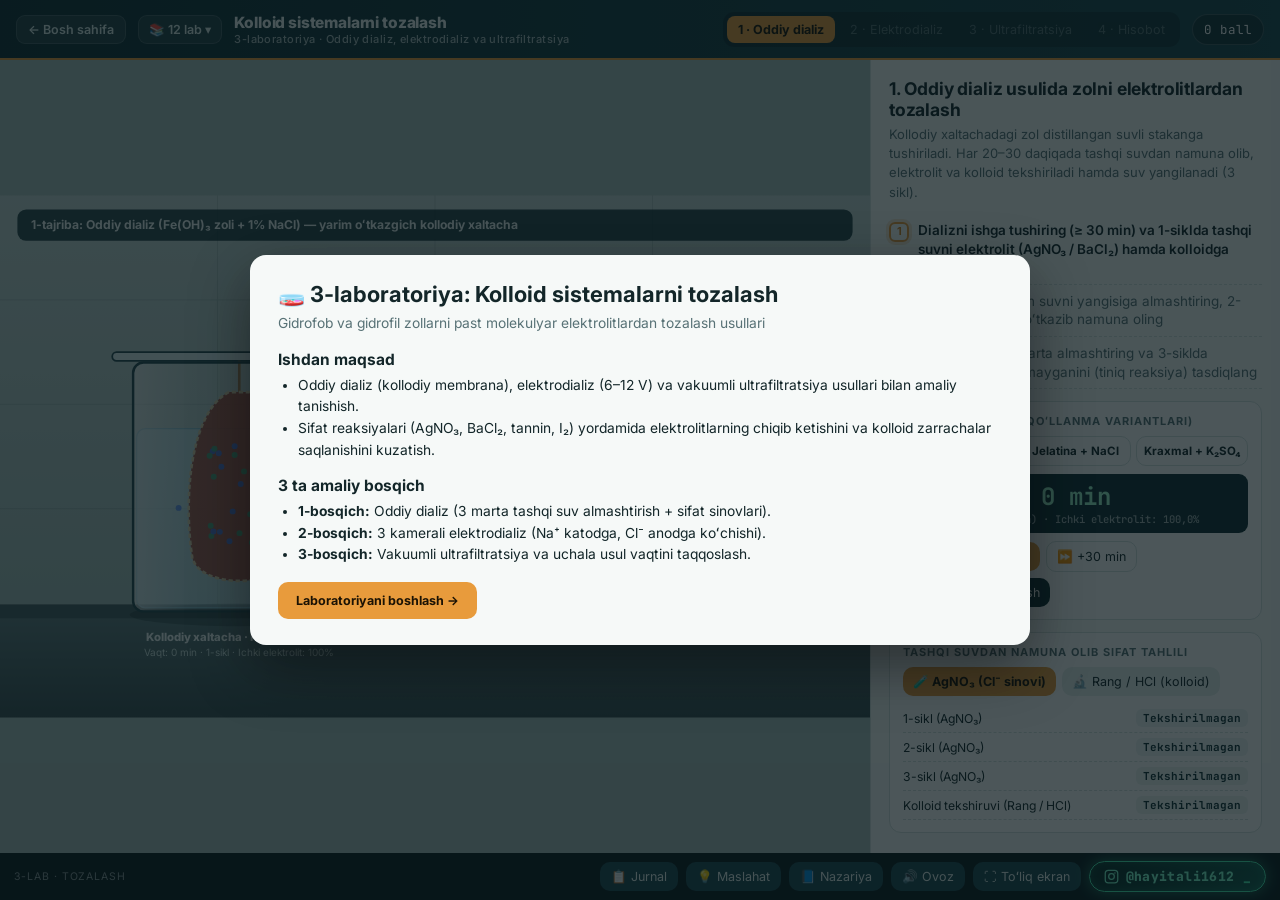
<file: labs/03-tozalash.html>
<!doctype html>
<html lang="uz">
<head>
<meta charset="utf-8">
<meta name="viewport" content="width=device-width, initial-scale=1">
<meta name="author" content="Qayumov Hayitali">
<meta name="description" content="3-laboratoriya ishi: Kolloid sistemalarni tozalash usullari — oddiy dializ, elektrodializ va vakuumli ultrafiltratsiya.">
<title>3-lab · Dializ, elektrodializ va ultrafiltratsiya — Kolloid Kimyo</title>
<link rel="stylesheet" href="../assets/lab-core.css?v=5">
<style>
  .sys-tabs { display:grid; grid-template-columns:repeat(3,1fr); gap:5px; margin-bottom:8px; }
  .sys-tabs button { font-size:11.5px; font-weight:700; padding:7px 4px; background:#fff; border:1.5px solid var(--line); }
  .sys-tabs button.active { background:var(--top); color:#fff; border-color:var(--top); }
  .cyc-row { display:flex; align-items:center; justify-content:space-between; padding:5px 0; border-bottom:1px dashed var(--line); font-size:12.2px; gap:6px; }
  .pill { font-family:var(--mono); font-size:11px; padding:2px 7px; border-radius:6px; background:#edf5f3; color:var(--top); font-weight:700; }
  .pill.hi { background:#fdecec; color:#962222; }
  .pill.mid { background:#fff3da; color:#8a5800; }
  .pill.ok { background:#e3f7ee; color:#116443; }
</style>
</head>
<body>
<header class="lab-head">
  <a class="home-link" href="../index.html">← Bosh sahifa</a>
  <div class="lab-switch-wrap" id="labSwitchWrap"></div>
  <div class="brand">Kolloid sistemalarni tozalash<small>3-laboratoriya · Oddiy dializ, elektrodializ va ultrafiltratsiya</small></div>
  <nav class="tabs" id="tabs"></nav>
  <div class="scorechip" id="chip">0 ball</div>
</header>

<main class="lab-main">
  <div id="stageWrap">
    <svg id="scene" viewBox="0 0 1000 600" preserveAspectRatio="xMidYMid meet"></svg>
  </div>
  <aside id="panel"></aside>
</main>

<footer class="lab-foot">
  <span class="lbl">3-LAB · TOZALASH</span>
  <span class="sp"></span>
  <button id="btnTable">📋 Jurnal</button>
  <button id="btnHint">💡 Maslahat</button>
  <button id="btnTheory">📘 Nazariya</button>
  <button id="btnSnd">🔊 Ovoz</button>
  <button id="btnFull">⛶ Toʻliq ekran</button>
  <a class="ig-credit" href="https://instagram.com/hayitali1612" target="_blank" rel="noopener noreferrer" title="Instagram: @hayitali1612">hayitali1612</a>
</footer>

<div id="toasts"></div>
<div id="modal"><div class="card" id="modalCard"></div></div>

<script src="../assets/lab-core.js?v=5"></script>
<script>
"use strict";

const LAB_ID = 3;
const { el, clamp, lerp, f1, shuf, toast, modal, closeModal } = LabUI;

/* ============ SISTEMALAR (QO'LLANMADAGI 3 VARIANT) ============ */
const SYS_DEF = {
  fe: {
    name: "Fe(OH)₃ zoli + 1% NaCl",
    short: "Fe(OH)₃ + NaCl",
    col: "rgba(148,38,18,0.86)",
    ionA: "Na⁺", ionB: "Cl⁻",
    ionTest: "AgNO₃", ionRes: "AgCl↓ (oq)",
    colTest: "Rang / HCl", colRes: "Rangsiz (−)"
  },
  gel: {
    name: "Jelatina 1% + NaCl",
    short: "Jelatina + NaCl",
    col: "rgba(235,232,196,0.78)",
    ionA: "Na⁺", ionB: "Cl⁻",
    ionTest: "AgNO₃", ionRes: "AgCl↓ (oq)",
    colTest: "Tannin 1%", colRes: "Reaksiya yoʻq (−)"
  },
  starch: {
    name: "Kraxmal zoli + 1 n K₂SO₄",
    short: "Kraxmal + K₂SO₄",
    col: "rgba(238,244,248,0.86)",
    ionA: "K⁺", ionB: "SO₄²⁻",
    ionTest: "BaCl₂ 2%", ionRes: "BaSO₄↓ (oq)",
    colTest: "Yod (I₂)", colRes: "Koʻkarmadi (−)"
  }
};

/* ============ HOLAT (STATE) ============ */
const S = {
  stage: 1,
  unlocked: 1,
  hints: 0,
  pen: { 1: 0, 2: 0, 3: 0 },
  events: [],
  q: {},
  quiz: {},
  // 1-bosqich: Oddiy dializ
  s1: {
    sys: "fe",
    running: false,
    timeMin: 0,         // 0..120 min
    cycle: 1,           // 1, 2, 3 (tashqi suv almashtirish sikli)
    cycleTime: 0,       // joriy sikldagi vaqt (min)
    innerSalt: 100,     // % ichkarida qolgan elektrolit
    outerSalt: 0,       // % tashqi suvdagi elektrolit
    // har sikl uchun sinov natijalari
    testedIon: [false, false, false],
    testedCol: false,
    replaced: 0,        // suv almashtirishlar soni (0..2 -> jami 3 sikl)
    curve: [{ x: 0, y: 100 }]
  },
  // 2-bosqich: Elektrodializ
  s2: {
    powerOn: false,
    volts: 9,           // 0..12 V (tavsiya 6-12 V)
    timeMin: 0,         // 0..12 min
    innerSalt: 100,     // % markaziy kamerada qolgan Cl-
    testedCl: false,
    doneTime: null,
    curve: [{ x: 0, y: 100 }]
  },
  // 3-bosqich: Ultrafiltratsiya
  s3: {
    sol: "fe",          // "fe" yoki "starch"
    poured: false,
    vacOn: false,
    pressure: 0,        // 0..65 kPa
    progress: 0,        // 0..100 % filtrlangan
    filtrateAg: false,  // AgNO3 sinovi -> Cl- o'tgan (+)
    filtrateCol: false  // kolloid sinovi -> o'tmagan (−)
  },
  anim: {
    t: 0,
    ions: [],
    drops: [],
    bubbles: []
  }
};

// Animatsiya ionlari (dializ va elektrodializ uchun)
for (let i = 0; i < 28; i++) {
  S.anim.ions.push({
    x: Math.random(),
    y: Math.random(),
    sign: i % 2 === 0 ? 1 : -1,
    spd: 0.45 + Math.random() * 0.55
  });
}

const STG = [
  null,
  { s: "Oddiy dializ", t: "Oddiy dializ usulida zolni elektrolitlardan tozalash" },
  { s: "Elektrodializ", t: "Elektr maydonida tozalashni tezlashtirish (6–12 V)" },
  { s: "Ultrafiltratsiya", t: "Vakuum ostida membrana orqali ultrafiltratsiya" },
  { s: "Hisobot", t: "Laboratoriya ishi hisoboti va taqqoslash" }
];

const TASKS = {
  1: [
    ["Dializni ishga tushiring (≥ 30 min) va 1-siklda tashqi suvni elektrolit (AgNO₃ / BaCl₂) hamda kolloidga tekshiring", () => S.s1.testedIon[0] && S.s1.testedCol],
    ["Tashqi distillangan suvni yangisiga almashtiring, 2-siklni (≥ 30 min) oʻtkazib namuna oling", () => S.s1.testedIon[1]],
    ["Tashqi suvni 3-marta almashtiring va 3-siklda elektrolit toʻliq kamayganini (tiniq reaksiya) tasdiqlang", () => S.s1.testedIon[2]]
  ],
  2: [
    ["Kuchlanishni 6–12 V oraligʻida oʻrnating va elektrodializ manbaini yoqing", () => S.s2.powerOn || S.s2.timeMin >= 8],
    ["8–10 daqiqa davomida ionlarning elektrodlarga koʻchishini kuzating (ichki tuz < 5%) va AgNO₃ sinovini oʻtkazing", () => S.s2.testedCl]
  ],
  3: [
    ["Kolloid zolni (Fe(OH)₃ yoki kraxmal) ultramembrana voronkasiga quying va vakuum nasosini yoqing", () => S.s3.progress >= 99],
    ["Tiniq filtratda AgNO₃ bilan Cl⁻ borligini hamda kolloid zarrachalar oʻtmaganini tekshiring", () => S.s3.filtrateAg && S.s3.filtrateCol]
  ]
};

const QS = {
  1: [
    {
      id: "q1_1",
      q: "Dializ jarayonining fizik-kimyoviy mohiyati nimadan iborat?",
      o: [
        "Yarim oʻtkazgich membrana teshiklaridan kichik ionlar va molekulalar diffuziya orqali tashqi suvga oʻtadi, yirik kolloid zarrachalar esa ichkarida qoladi",
        "Kolloid zarrachalar membranadan oʻtib ketadi, tuz ionlari ichkarida qoladi",
        "Eritma qaynatilib bugʻlantiriladi",
        "Tashqi suv muzlatilib, zol choʻkmaga tushiriladi"
      ],
      a: 0
    },
    {
      id: "q1_2",
      q: "Nima uchun oddiy dializda tashqi distillangan suvni vaqti-vaqti bilan yangilab (almashtirib) turish zarur?",
      o: [
        "Ichki va tashqi eritma konsentratsiyalari tenglashganda diffuziya toʻxtaydi; suvni almashtirish konsentratsiya gradientini qayta tiklaydi",
        "Tashqi suv tezda bugʻlanib tugab qoladi",
        "Kollodiy xaltacha suv almashmasa erib ketadi",
        "Suv almashtirilganda kolloid zarrachalar kattalashadi"
      ],
      a: 0
    }
  ],
  2: [
    {
      id: "q2_1",
      q: "Nima uchun elektrodializ (6–12 V) oddiy dializga qaraganda bir necha barobar tezroq boradi?",
      o: [
        "Tashqi elektr maydoni kationlarni (Na⁺) katodga, anionlarni (Cl⁻) anodga qarab yoʻnaltirilgan tezlik bilan tortib oʻtkazadi",
        "Elektr toki membrana teshiklarini kengaytirib yuboradi",
        "Suv 100 °C gacha qizib ketadi",
        "Kolloid zarrachalar elektr maydonida yoʻqoladi"
      ],
      a: 0
    },
    {
      id: "q2_2",
      q: "Uch kamerali elektrodializatorda elektr maydoni yoqilganda Cl⁻ va Na⁺ ionlari qayerga harakatlanadi?",
      o: [
        "Manfiy Cl⁻ anionlari musbat anod (+) kamerasiga, musbat Na⁺ kationlari manfiy katod (−) kamerasiga oʻtadi",
        "Ikkala ion ham faqat anodga yigʻiladi",
        "Ikkala ion ham markaziy kamerada qoladi",
        "Na⁺ anodga, Cl⁻ esa katodga harakatlanadi"
      ],
      a: 0
    }
  ],
  3: [
    {
      id: "q3_1",
      q: "Ultrafiltratsiya oddiy dializdan qaysi asosiy xususiyati bilan farq qiladi?",
      o: [
        "Bosim farqi (vakuum) ostida erituvchi va kichik ionlar ultramembranadan tez oʻtkaziladi, natijada zol ham tozalanadi, ham konsentrlanadi",
        "Ultrafiltratsiyada membrana ishlatilmaydi",
        "Ultrafiltratsiya faqat 2–3 kun davom etadi",
        "Ultrafiltratsiyada kolloid zarrachalar filtratga toʻliq oʻtib ketadi"
      ],
      a: 0
    },
    {
      id: "q3_2",
      q: "Ultrafiltratsiya natijasida Bunzen kolbasiga yigʻilgan tiniq filtratga AgNO₃ tomizilganda oq AgCl↓ loyqasi hosil boʻlishi nimani isbotlaydi?",
      o: [
        "Kichik Cl⁻ elektrolit ionlari ultramembranadan oʻtgan, yirik kolloid zarrachalar esa membrana sirtida ushlanib qolgan",
        "Kolloid zarrachalar filtrdan toʻliq oʻtib ketgan",
        "Vakuum nasosi ishlamagan",
        "Ultramembrana teshilib ketgan"
      ],
      a: 0
    }
  ]
};

const QZ = [
  ["Yarim oʻtkazgich membrananing kolloid zarrachalarni ushlab qolish qobiliyati nimaga bogʻliq?", ["Membrana teshiklari oʻlchami (kichik ionlardan katta, kolloid zarrachalardan kichik) ga", "Faqat stakandagi suv hajmiga", "Kolloid eritmaning rangiga", "Xona yorugʻligiga"], 0],
  ["Kolloid sistemalarni ortiqcha elektrolitlardan tozalash nima uchun muhim?", ["Ortiqcha elektrolitlar zolning agregativ barqarorligini pasaytirib, koagullanishni tezlashtiradi", "Elektrolitlar zolni rangsiz gazga aylantiradi", "Suvning qaynash haroratini 0 °C ga tushiradi", "Kolloid zarrachalarni eritib atomlarga ajratadi"], 0],
  ["Tibbiyotda «sunʼiy buyrak» (gemodializ) apparatida qonni zaharli kichik molekulalardan tozalashda qaysi usul qoʻllaniladi?", ["Dializ — yarim oʻtkazgich membrana orqali mochevina va ortiqcha tuzlar chiqariladi, qon oqsillari va hujayralari esa saqlanib qoladi", "Qaynatib haydash", "Oddiy qum filtridan oʻtkazish", "Kristallash"], 0],
  ["Uchala usul orasida bir vaqtning oʻzida zolni ham tozalash, ham konsentrlash (quyuqlashtirish) imkonini beruvchi usul qaysi?", ["Ultrafiltratsiya", "Oddiy dializ", "Dekantatsiya", "Qizdirish"], 0],
  ["Oddiy dializ (~90 min) va elektrodializ (~8–10 min) tezliklarini taqqoslaganda qaysi xulosa toʻgʻri?", ["Elektrodializ elektr maydoni hisobiga oddiy dializdan qariyb 8–10 barobar tez boradi", "Oddiy dializ elektrodializdan 10 barobar tezroq", "Ikkalasining vaqti har doim bir xil", "Elektrodializda ionlar umuman harakatlanmaydi"], 0]
];

/* ============ YORDAMCHILAR ============ */
function idx(st) {
  const list = TASKS[st] || [];
  for (let i = 0; i < list.length; i++) if (!list[i][1]()) return i;
  return list.length;
}
function qDone(id) { return S.q[id] && S.q[id].ans !== undefined; }
function stageDone(st) {
  return st >= 1 && st <= 3 && idx(st) >= TASKS[st].length && QS[st].every(q => qDone(q.id));
}
function pen(pts, msg, type = "warn") {
  if (S.stage <= 3) S.pen[S.stage] = (S.pen[S.stage] || 0) + pts;
  S.events.push({ st: S.stage, msg: msg.replace(/<[^>]+>/g, "") });
  toast(msg, type, 3500);
  SFX.play(type === "err" ? "err" : "warn");
}

/* ============ 1-BOSQICH: ODDIY DIALIZ ============ */
function setSys1(k) {
  if (S.s1.timeMin > 0) { toast("Dializ boshlangan. Boshqa sistemani koʻrish uchun joriy siklni yakunlang.", "warn"); return; }
  S.s1.sys = k;
  SFX.play("click");
  renderPanel();
}
function toggleDialysis1() {
  S.s1.running = !S.s1.running;
  SFX.play("click");
  renderPanel();
}
function stepDialysis1(addMin) {
  const s = S.s1;
  const steps = Math.max(1, Math.round(addMin / 5));
  for (let i = 0; i < steps; i++) advanceDialysis1(addMin / steps);
  SFX.play("tick");
  renderPanel();
}
function advanceDialysis1(dMin) {
  const s = S.s1;
  if (s.timeMin >= 120) { s.running = false; return; }
  s.timeMin = Math.min(120, s.timeMin + dMin);
  s.cycleTime += dMin;
  // Eksponensial diffuziya muvozanati (ichki -> tashqi, 1:3 hajm nisbatida)
  const kRate = 0.068;
  const eqVal = (s.innerSalt + 3 * s.outerSalt) / 4;
  const diff = (s.innerSalt - eqVal) * (1 - Math.exp(-kRate * dMin));
  s.innerSalt = clamp(s.innerSalt - diff, 0, 100);
  s.outerSalt = clamp(s.outerSalt + diff / 3, 0, 100);
  const lastX = s.curve[s.curve.length - 1].x;
  if (s.timeMin - lastX >= 5) {
    s.curve.push({ x: +s.timeMin.toFixed(1), y: +s.innerSalt.toFixed(1) });
  }
}
function sampleIon1() {
  const s = S.s1;
  const cIdx = s.cycle - 1;
  if (s.cycleTime < 20) {
    pen(0.5, "Kamida 20–30 daqiqa dializ oʻtishini kuting, soʻng tashqi suvdan namuna oling!", "warn");
    return;
  }
  s.testedIon[cIdx] = true;
  const sys = SYS_DEF[s.sys];
  SFX.play("pipette");
  if (cIdx === 0) {
    toast(`1-sikl + ${sys.ionTest}: kuchli oq ${sys.ionRes} loyqasi (+++ ${sys.ionB} koʻp chiqdi)! Tashqi suvni almashtiring.`, "warn", 3800);
  } else if (cIdx === 1) {
    toast(`2-sikl + ${sys.ionTest}: kuchsiz loyqalanish (+ ${sys.ionB} ancha kamaydi). Suvni yana almashtiring.`, "warn", 3600);
  } else {
    SFX.play("ok");
    toast(`✓ 3-sikl + ${sys.ionTest}: eritma tiniq (− ${sys.ionB} qolmadi)! Oddiy dializ yakunlandi!`, "ok", 3800);
    s.running = false;
  }
  renderPanel();
}
function sampleCol1() {
  const s = S.s1;
  if (s.cycleTime < 15) { pen(0.5, "Avval dializni boshlab, kamida 15–20 daqiqa kuting.", "warn"); return; }
  s.testedCol = true;
  const sys = SYS_DEF[s.sys];
  SFX.play("ok");
  toast(`✓ Kolloid sinovi (${sys.colTest}): ${sys.colRes} — yirik kolloid zarrachalar membranadan oʻtmadi!`, "ok", 3600);
  renderPanel();
}
function replaceWater1() {
  const s = S.s1;
  const cIdx = s.cycle - 1;
  if (!s.testedIon[cIdx]) {
    pen(0.5, `Tashqi suvni almashtirishdan oldin ${s.cycle}-sikl suvini ${SYS_DEF[s.sys].ionTest} bilan sinab koʻring!`, "warn");
    return;
  }
  if (s.cycle >= 3) { toast("3 ta sikl yetarli — 3-siklda namuna olib tekshiring.", "warn"); return; }
  s.cycle++;
  s.replaced++;
  s.cycleTime = 0;
  s.outerSalt = 0;
  SFX.play("pour");
  toast(`🔄 Tashqi distillangan suv yangilandi (${s.cycle}-sikl boshlandi). Yana 30 min dializ oʻtkazing.`, "", 3200);
  renderPanel();
}

/* ============ 2-BOSQICH: ELEKTRODIALIZ ============ */
function setVolts2(v) {
  S.s2.volts = +v;
  renderPanel();
}
function togglePower2() {
  if (!S.s2.powerOn && (S.s2.volts < 6 || S.s2.volts > 12)) {
    pen(0.5, "Metodik koʻrsatma boʻyicha elektrodializ kuchlanishini <b>6–12 V</b> oraligʻida oʻrnating!", "warn");
    return;
  }
  S.s2.powerOn = !S.s2.powerOn;
  SFX.play(S.s2.powerOn ? "electric" : "click");
  if (S.s2.powerOn) toast(`⚡ Elektrodializ yoqildi (${S.s2.volts} V): Cl⁻ anodga (+), Na⁺ katodga (−) tez koʻchmoqda!`, "", 3200);
  renderPanel();
}
function stepElectro2(dMin) {
  if (S.s2.volts < 6) { pen(0.5, "Avval kuchlanishni 6–12 V ga qoʻying va manbani yoqing.", "warn"); return; }
  S.s2.powerOn = true;
  const steps = Math.max(1, Math.round(dMin));
  for (let i = 0; i < steps; i++) advanceElectro2(dMin / steps);
  SFX.play("electric");
  renderPanel();
}
function advanceElectro2(dMin) {
  const s = S.s2;
  if (s.timeMin >= 12) { s.powerOn = false; return; }
  s.timeMin = Math.min(12, s.timeMin + dMin);
  // 6-12 V da tezlik oddiy dializdan ~9x yuqori
  const kE = 0.045 * s.volts;
  s.innerSalt = clamp(s.innerSalt * Math.exp(-kE * dMin), 0.2, 100);
  const lastX = s.curve[s.curve.length - 1].x;
  if (s.timeMin - lastX >= 1) {
    s.curve.push({ x: +s.timeMin.toFixed(1), y: +s.innerSalt.toFixed(1) });
  }
  if (s.innerSalt <= 5 && !s.doneTime) {
    s.doneTime = +s.timeMin.toFixed(1);
    SFX.play("bell");
    toast(`✓ Atigi ${f1(s.doneTime, 1)} daqiqada elektrolit 95%+ chiqarildi! Endi AgNO₃ bilan tekshiring.`, "ok", 3800);
  }
}
function testElectroCl() {
  const s = S.s2;
  if (s.timeMin < 5) { pen(0.5, "Kamida 5–10 daqiqa elektrodializ oʻtishini kuting.", "warn"); return; }
  if (s.innerSalt > 8) { pen(0.5, "Markaziy kamerada hali elektrolit bor — yana bir necha daqiqa davom ettiring.", "warn"); return; }
  s.testedCl = true;
  s.powerOn = false;
  if (!s.doneTime) s.doneTime = +s.timeMin.toFixed(1);
  SFX.play("ok");
  toast(`✓ AgNO₃ sinovi: elektrodializ ${f1(s.doneTime, 1)} daqiqada yakunlandi (oddiy dializdan ~10× tez)!`, "ok", 4000);
  renderPanel();
}

/* ============ 3-BOSQICH: ULTRAFILTRATSIYA ============ */
function setSol3(k) {
  if (S.s3.poured) { toast("Zol allaqachon voronkaga quyilgan.", "warn"); return; }
  S.s3.sol = k;
  SFX.play("click");
  renderPanel();
}
function pourSol3() {
  if (S.s3.poured) return;
  S.s3.poured = true;
  SFX.play("pour");
  toast("Zol ultramembrana voronkasiga quyildi. Endi vakuum nasosini yoqing!", "", 2400);
  renderPanel();
}
function toggleVac3() {
  if (!S.s3.poured) { pen(0.5, "Avval zolni ultrafiltr voronkasiga quying.", "warn"); return; }
  if (S.s3.progress >= 99) { toast("Ultrafiltratsiya yakunlangan. Filtratni sinab koʻring.", "warn"); return; }
  S.s3.vacOn = !S.s3.vacOn;
  SFX.play(S.s3.vacOn ? "vacuum" : "click");
  if (S.s3.vacOn) toast("💨 Suv oqimli vakuum nasosi yoqildi — tiniq filtrat pastga tomchilamoqda!", "", 2800);
  renderPanel();
}
function finishVac3() {
  if (!S.s3.poured) { pen(0.5, "Avval zolni voronkaga quying.", "warn"); return; }
  S.s3.vacOn = false;
  S.s3.pressure = 65;
  S.s3.progress = 100;
  SFX.play("ok");
  toast("✓ Ultrafiltratsiya yakunlandi (≈ 5 min): filtrat tiniq, konsentrlangan kolloid membranada qoldi!", "ok", 3800);
  renderPanel();
}
function testFiltAg3() {
  if (S.s3.progress < 99) { pen(0.5, "Avval vakuum ostida ultrafiltratsiyani yakunlang.", "warn"); return; }
  S.s3.filtrateAg = true;
  SFX.play("drip");
  toast("✓ Filtrat + AgNO₃ → oq AgCl↓ loyqa: kichik Cl⁻ ionlari ultramembranadan oʻtgan!", "ok", 3600);
  renderPanel();
}
function testFiltCol3() {
  if (S.s3.progress < 99) { pen(0.5, "Avval vakuum ostida ultrafiltratsiyani yakunlang.", "warn"); return; }
  S.s3.filtrateCol = true;
  SFX.play("ok");
  const txt = S.s3.sol === "fe"
    ? "Filtrat mutlaqo rangsiz (Fe(OH)₃ zarrachalari oʻtmagan)"
    : "Filtrat + I₂ → koʻkarmadi (kraxmal makromolekulalari oʻtmagan)";
  toast(`✓ Kolloid tekshiruvi: ${txt}!`, "ok", 3600);
  renderPanel();
}

/* ============ SVG SAHNA ============ */
function benchSVG(title) {
  return `
  <defs>
    <linearGradient id="w3" x1="0" y1="0" x2="0" y2="1"><stop offset="0%" stop-color="#c3d5d2"/><stop offset="100%" stop-color="#a5beba"/></linearGradient>
    <linearGradient id="t3" x1="0" y1="0" x2="0" y2="1"><stop offset="0%" stop-color="#5e797c"/><stop offset="100%" stop-color="#384e51"/></linearGradient>
    <linearGradient id="g3" x1="0" y1="0" x2="1" y2="0">
      <stop offset="0%" stop-color="#fff" stop-opacity="0.52"/><stop offset="28%" stop-color="#e3f3f6" stop-opacity="0.16"/>
      <stop offset="78%" stop-color="#cde2e7" stop-opacity="0.14"/><stop offset="100%" stop-color="#fff" stop-opacity="0.46"/>
    </linearGradient>
  </defs>
  <rect x="0" y="0" width="1000" height="472" fill="url(#w3)"/>
  <g opacity="0.16" stroke="#29474b" stroke-width="1">
    <line x1="0" y1="120" x2="1000" y2="120"/><line x1="0" y1="240" x2="1000" y2="240"/><line x1="0" y1="360" x2="1000" y2="360"/>
    <line x1="250" y1="0" x2="250" y2="472"/><line x1="500" y1="0" x2="500" y2="472"/><line x1="750" y1="0" x2="750" y2="472"/>
  </g>
  <rect x="0" y="470" width="1000" height="18" fill="#465e61"/>
  <rect x="0" y="486" width="1000" height="114" fill="url(#t3)"/>
  <rect x="20" y="16" width="960" height="36" rx="10" fill="rgba(15,46,51,0.84)"/>
  <text x="36" y="39" fill="#edf5f4" font-size="14" font-weight="700">${title}</text>`;
}

function sceneHTML() {
  if (S.stage === 1) {
    const s = S.s1;
    const sys = SYS_DEF[s.sys];
    const tubes = [0, 1, 2].map(k => {
      const tx = [705, 790, 875][k];
      const done = s.testedIon[k];
      let liqCol = "rgba(186,230,242,0.34)", lbl = k + 1 === s.cycle ? "Joriy sikl" : "Kutilmoqda";
      if (done) {
        if (k === 0) { liqCol = "rgba(248,250,252,0.95)"; lbl = "+++ Kuchli"; }
        else if (k === 1) { liqCol = "rgba(232,243,248,0.68)"; lbl = "+ Kuchsiz"; }
        else { liqCol = "rgba(192,232,245,0.32)"; lbl = "✓ Tiniq"; }
      }
      return `
      <g class="clk ${k + 1 === s.cycle && !done && s.cycleTime >= 20 ? "glow" : ""}" data-t="ionTest" transform="translate(${tx},432)">
        <rect x="-16" y="-120" width="32" height="120" rx="15" fill="url(#g3)" stroke="#24484f" stroke-width="2"/>
        ${done ? `<rect x="-14" y="-74" width="28" height="72" rx="13" fill="${liqCol}"/>` : ""}
        <text x="0" y="20" text-anchor="middle" font-size="11" font-weight="800" fill="#132629">${k + 1}-sikl</text>
        <text x="0" y="36" text-anchor="middle" font-size="10.5" font-weight="700" fill="${done && k === 2 ? "#1f9d6b" : done ? "#b8740e" : "#587276"}">${lbl}</text>
      </g>`;
    }).join("");

    return benchSVG(`1-tajriba: Oddiy dializ (${sys.name}) — yarim oʻtkazgich kollodiy xaltacha`) + `
      <!-- 500 ml Dializator stakani -->
      <g transform="translate(275,478)">
        <ellipse cx="0" cy="4" rx="126" ry="13" fill="rgba(12,30,34,0.28)"/>
        <!-- Tashqi distillangan suv (ichki sathdan biroz past!) -->
        <rect x="-118" y="-210" width="236" height="206" rx="10" fill="rgba(176,226,244,0.46)" stroke="#7cb6c9" stroke-width="1.5"/>
        <!-- Shisha tayoqcha -->
        <rect x="-146" y="-298" width="292" height="10" rx="5" fill="#d9ecee" stroke="#24484f" stroke-width="2"/>
        <!-- Bog'ich ipi -->
        <line x1="0" y1="-288" x2="0" y2="-252" stroke="#9e6d36" stroke-width="3"/>
        <!-- Kollodiy xaltacha (ichki sath tashqidan balandroq) -->
        <path d="M-12,-252 C-58,-228 -64,-125 -54,-62 C-46,-26 46,-26 54,-62 C64,-125 58,-228 12,-252 Z" fill="${sys.col}" stroke="#d9c698" stroke-width="3" stroke-dasharray="5 3"/>
        <!-- Animatsion ionlar qatlami -->
        <g id="dialIons"></g>
        <!-- Stakan devori -->
        <rect x="-122" y="-286" width="244" height="286" rx="12" fill="url(#g3)" stroke="#24484f" stroke-width="2.8"/>
        <text x="0" y="34" text-anchor="middle" font-size="13" font-weight="800" fill="#edf5f4">Kollodiy xaltacha · ${sys.short}</text>
        <text x="0" y="51" text-anchor="middle" font-size="11.5" fill="#cbe0dd">Vaqt: ${f1(s.timeMin, 0)} min · ${s.cycle}-sikl · Ichki elektrolit: ${f1(s.innerSalt, 0)}%</text>
      </g>

      <!-- Membrana mikroskopik kesimi -->
      <g transform="translate(465,78)">
        <rect x="0" y="0" width="490" height="162" rx="12" fill="rgba(255,255,255,0.93)" stroke="#b8ccca" stroke-width="1.6"/>
        <text x="16" y="24" font-size="12.5" font-weight="800" fill="#0f2e33">Yarim oʻtkazgich membrana kesimi (mikroskopik koʻrinish)</text>
        <rect x="20" y="38" width="195" height="106" rx="8" fill="rgba(165,65,40,0.14)"/>
        <rect x="242" y="38" width="228" height="106" rx="8" fill="rgba(160,220,242,0.22)"/>
        <!-- Membrana teshiklari -->
        <rect x="218" y="38" width="20" height="22" rx="3" fill="#c7a96b" stroke="#6d5625"/>
        <rect x="218" y="72" width="20" height="24" rx="3" fill="#c7a96b" stroke="#6d5625"/>
        <rect x="218" y="108" width="20" height="36" rx="3" fill="#c7a96b" stroke="#6d5625"/>
        <!-- Yirik kolloid zarrachalar (o'tolmaydi) -->
        <circle cx="88" cy="78" r="18" fill="${sys.col}" stroke="#4a1d10" stroke-width="1.5"/>
        <circle cx="152" cy="110" r="16" fill="${sys.col}" stroke="#4a1d10" stroke-width="1.5"/>
        <text x="115" y="136" text-anchor="middle" font-size="10.5" font-weight="700" fill="#5b2214">Kolloid (10–100 nm) — oʻtmaydi</text>
        <!-- Kichik ionlar (teshikdan o'tmoqda) -->
        <circle cx="228" cy="66" r="4.5" fill="#2563eb"/><circle cx="288" cy="72" r="4.5" fill="#1f9d6b"/>
        <circle cx="228" cy="102" r="4.5" fill="#1f9d6b"/><circle cx="348" cy="100" r="4.5" fill="#2563eb"/>
        <path d="M180,66 L275,66" stroke="#2563eb" stroke-width="1.6" stroke-dasharray="4 3"/>
        <path d="M180,102 L332,102" stroke="#1f9d6b" stroke-width="1.6" stroke-dasharray="4 3"/>
        <text x="356" y="136" text-anchor="middle" font-size="10.5" font-weight="700" fill="#0f5a41">${sys.ionA}, ${sys.ionB} (< 1 nm) — oʻtadi</text>
      </g>

      <!-- Shtativ va 3 ta sinov probirkasi -->
      <g transform="translate(790,478)">
        <rect x="-132" y="-18" width="264" height="18" rx="4" fill="#6b4b32" stroke="#3c2818" stroke-width="2"/>
        <rect x="-124" y="-92" width="248" height="10" rx="3" fill="#7c593c"/>
        <rect x="-118" y="-86" width="8" height="70" fill="#5d4029"/><rect x="110" y="-86" width="8" height="70" fill="#5d4029"/>
      </g>
      ${tubes}
      <text x="790" y="295" text-anchor="middle" font-size="12" font-weight="800" fill="#0f2e33">${sys.ionTest} bilan sifat sinovi</text>`;
  }

  if (S.stage === 2) {
    const s = S.s2;
    const curMa = s.powerOn ? Math.round(s.volts * (0.4 + s.innerSalt / 18)) : 0;
    return benchSVG("2-tajriba: Uch kamerali elektrodializator (6–12 V) — elektr maydonida tezkor tozalash") + `
      <!-- DC tok manbai -->
      <g class="clk" data-t="pwr2" transform="translate(500,115)">
        <rect x="-175" y="-38" width="350" height="76" rx="12" fill="#23373b" stroke="${s.powerOn ? "#e89b3c" : "#0f1e21"}" stroke-width="2.5"/>
        <circle cx="-132" cy="0" r="14" fill="${s.powerOn ? "#1f9d6b" : "#586f73"}" stroke="#fff" stroke-width="2"/>
        <text x="-108" y="-8" font-size="11.5" font-weight="700" fill="#cbe0dd">DOIMIY TOK (DC)</text>
        <text x="-108" y="13" font-size="13" font-weight="800" fill="#fff">${s.powerOn ? "YOQILGAN" : "OʻCHIRILGAN"}</text>
        <rect x="8" y="-24" width="76" height="48" rx="7" fill="#0c1d20" stroke="#4f6c70"/>
        <text x="46" y="7" text-anchor="middle" font-family="JetBrains Mono,monospace" font-size="19" font-weight="700" fill="#ffd27a">${s.volts} V</text>
        <rect x="94" y="-24" width="68" height="48" rx="7" fill="#0c1d20" stroke="#4f6c70"/>
        <text x="128" y="7" text-anchor="middle" font-family="JetBrains Mono,monospace" font-size="15" font-weight="700" fill="#87e8be">${curMa} mA</text>
      </g>
      <!-- Simlar -->
      <path d="M325,115 L235,115 L235,235" fill="none" stroke="#d64545" stroke-width="4" stroke-linecap="round"/>
      <path d="M675,115 L765,115 L765,235" fill="none" stroke="#2563eb" stroke-width="4" stroke-linecap="round"/>

      <!-- 3 kamerali elektrodializ idishi -->
      <g transform="translate(500,468)">
        <rect x="-320" y="-225" width="640" height="225" rx="12" fill="url(#g3)" stroke="#24484f" stroke-width="3"/>
        <!-- Chap kamera: Anod (+) -->
        <rect x="-316" y="-185" width="186" height="181" fill="rgba(182,226,244,0.44)"/>
        <!-- Markaziy kamera: Fe(OH)3 zoli -->
        <rect x="-126" y="-190" width="252" height="186" fill="rgba(148,38,18,0.84)"/>
        <!-- O'ng kamera: Katod (-) -->
        <rect x="130" y="-185" width="186" height="181" fill="rgba(182,226,244,0.44)"/>
        <!-- 2 ta yarim o'tkazgich membrana -->
        <rect x="-132" y="-220" width="10" height="218" fill="#d4b472" stroke="#755c27" stroke-width="1.5" stroke-dasharray="6 3"/>
        <rect x="122" y="-220" width="10" height="218" fill="#d4b472" stroke="#755c27" stroke-width="1.5" stroke-dasharray="6 3"/>
        <!-- Anod (+) va Katod (-) elektrodlari -->
        <rect x="-274" y="-235" width="18" height="196" rx="3" fill="#465256" stroke="#182226" stroke-width="2"/>
        <circle cx="-265" cy="-248" r="14" fill="#d64545"/><text x="-265" y="-243" text-anchor="middle" font-size="16" font-weight="800" fill="#fff">+</text>
        <rect x="256" y="-235" width="18" height="196" rx="3" fill="#465256" stroke="#182226" stroke-width="2"/>
        <circle cx="265" cy="-248" r="14" fill="#2563eb"/><text x="265" y="-243" text-anchor="middle" font-size="18" font-weight="800" fill="#fff">−</text>
        <!-- Elektr maydon ko'rsatkichlari -->
        ${s.powerOn ? `
          <text x="-195" y="-154" text-anchor="middle" font-size="12" font-weight="800" fill="#9c1f1f">← Cl⁻ anodga</text>
          <text x="195" y="-154" text-anchor="middle" font-size="12" font-weight="800" fill="#1847a8">Na⁺ katodga →</text>
        ` : ""}
        <!-- Animatsion ionlar qatlami -->
        <g id="electroIons"></g>
        <text x="-220" y="32" text-anchor="middle" font-size="12.5" font-weight="800" fill="#edf5f4">Anod (+) kamerasi</text>
        <text x="0" y="32" text-anchor="middle" font-size="12.5" font-weight="800" fill="#ffd27a">Fe(OH)₃ zoli (ichki Cl⁻: ${f1(s.innerSalt, 1)}%)</text>
        <text x="220" y="32" text-anchor="middle" font-size="12.5" font-weight="800" fill="#edf5f4">Katod (−) kamerasi</text>
        <text x="0" y="51" text-anchor="middle" font-size="11.5" fill="#cbe0dd">Vaqt: ${f1(s.timeMin, 1)} min · ${s.innerSalt <= 5 ? "✓ Tozalanish yakunlandi!" : s.powerOn ? "Ionlar koʻchmoqda..." : "Manbani yoqing"}</text>
      </g>`;
  }

  if (S.stage === 3) {
    const s = S.s3;
    const solCol = s.sol === "fe" ? "rgba(148,38,18,0.88)" : "rgba(236,242,248,0.9)";
    const topH = s.poured ? lerp(66, 12, s.progress / 100) : 0;
    const botH = lerp(0, 88, s.progress / 100);
    return benchSVG("3-tajriba: Vakuumli ultrafiltratsiya — ultramembrana va Bunzen kolbasi") + `
      <!-- Suv oqimli vakuum nasos va manometr -->
      <g class="clk ${s.poured && !s.vacOn && s.progress < 99 ? "glow" : ""}" data-t="vac3" transform="translate(765,372)">
        <rect x="-85" y="-102" width="170" height="190" rx="14" fill="#2c4347" stroke="#142326" stroke-width="2.5"/>
        <circle cx="0" cy="-35" r="42" fill="#f6f9f8" stroke="#182a2e" stroke-width="3"/>
        <!-- Manometr strelkasi -->
        <line x1="0" y1="-35" x2="${(Math.cos((-140 + s.pressure * 2.8) * Math.PI / 180) * 32).toFixed(1)}" y2="${(-35 + Math.sin((-140 + s.pressure * 2.8) * Math.PI / 180) * 32).toFixed(1)}" stroke="#d64545" stroke-width="3" stroke-linecap="round"/>
        <circle cx="0" cy="-35" r="5" fill="#132629"/>
        <text x="0" y="25" text-anchor="middle" font-family="JetBrains Mono,monospace" font-size="13" font-weight="700" fill="#87e8be">ΔP = ${Math.round(s.pressure)} kPa</text>
        <rect x="-62" y="42" width="124" height="32" rx="7" fill="${s.vacOn ? "#1f9d6b" : "#e89b3c"}"/>
        <text x="0" y="63" text-anchor="middle" font-size="12" font-weight="800" fill="${s.vacOn ? "#fff" : "#1b1204"}">${s.vacOn ? "VAKUUM YONIQ" : "VAKUUMNI YOQISH"}</text>
        <text x="0" y="114" text-anchor="middle" font-size="12.5" font-weight="800" fill="#edf5f4">Vakuum nasosi</text>
      </g>
      <!-- Vakuum shlangi -->
      <path d="M462,338 C565,338 585,370 680,370" fill="none" stroke="#304145" stroke-width="11" stroke-linecap="round"/>
      <path d="M462,338 C565,338 585,370 680,370" fill="none" stroke="#53686d" stroke-width="4" stroke-dasharray="10 6"/>

      <!-- Bunzen vakuum kolbasi + Byuxner ultramembrana voronkasi -->
      <g transform="translate(380,478)">
        <ellipse cx="0" cy="4" rx="92" ry="12" fill="rgba(12,30,34,0.3)"/>
        <!-- Tiniq filtrat (pastki kolbada) -->
        ${botH > 2 ? `<path d="M-${lerp(82, 42, botH / 120).toFixed(1)},-${botH.toFixed(1)} L-84,-6 Q-84,0 -74,0 L74,0 Q84,0 84,-6 L${lerp(82, 42, botH / 120).toFixed(1)},-${botH.toFixed(1)} Z" fill="rgba(186,232,248,0.52)" stroke="#82bfd4" stroke-width="1.4"/>` : ""}
        <!-- Bunzen kolbasi shishasi -->
        <path d="M-28,-192 L-28,-132 L-88,-8 Q-90,0 -76,0 L76,0 Q90,0 88,-8 L28,-132 L28,-192 Z" fill="url(#g3)" stroke="#24484f" stroke-width="2.8"/>
        <!-- Yon trubka (vakuum uchun) -->
        <rect x="28" y="-146" width="54" height="14" rx="3" fill="#d6ebee" stroke="#24484f" stroke-width="2"/>
        <!-- Rezina probka -->
        <path d="M-32,-206 L-26,-178 L26,-178 L32,-206 Z" fill="#3a4547" stroke="#182022" stroke-width="2"/>
        <!-- Byuxner / Ultrafiltr voronkasi -->
        <path d="M-74,-318 L-74,-242 L-16,-212 L-16,-152 L16,-152 L16,-212 L74,-242 L74,-318 Z" fill="#f3f7f7" stroke="#24484f" stroke-width="2.6"/>
        <!-- Ultramembrana qavati -->
        <rect x="-71" y="-250" width="142" height="9" rx="2" fill="#e8c87a" stroke="#856928" stroke-width="1.4"/>
        <!-- Ustki zol / konsentrlangan kolloid qatlami -->
        ${topH > 0 ? `<rect x="-71" y="${(-250 - topH).toFixed(1)}" width="142" height="${topH.toFixed(1)}" fill="${solCol}"/>` : ""}
        ${s.progress > 35 ? `<rect x="-71" y="-260" width="142" height="10" fill="${s.sol === "fe" ? "#631206" : "#d0dce4"}" opacity="0.92"/>` : ""}
        <!-- Tomayotgan tiniq filtrat tomchisi -->
        <g id="ufDrops"></g>
        <text x="0" y="32" text-anchor="middle" font-size="13" font-weight="800" fill="#edf5f4">Bunzen kolbasi · Filtrat: ${Math.round(s.progress)}%</text>
        <text x="0" y="49" text-anchor="middle" font-size="11.5" fill="#cbe0dd">${s.progress >= 99 ? "✓ Tiniq filtrat (Cl⁻ bor, kolloid yoʻq)" : s.poured ? "Ultramembrana ustida zol tayyor" : "Voronkaga zol quying"}</text>
      </g>

      <!-- Izoh kartochkasi -->
      <g transform="translate(52,102)">
        <rect x="0" y="0" width="235" height="135" rx="11" fill="rgba(15,46,51,0.9)" stroke="#e89b3c" stroke-width="1.5"/>
        <text x="14" y="24" font-size="12" font-weight="800" fill="#e89b3c">ULTRAFILTRATSIYA</text>
        <text x="14" y="48" font-size="11.5" fill="#edf5f4">• Membrana usti: konsentrlangan zol</text>
        <text x="14" y="70" font-size="11.5" fill="#edf5f4">• Filtrat: tiniq H₂O + Cl⁻ ionlari</text>
        <text x="14" y="94" font-size="11.5" fill="#9bf2c8">AgNO₃ sinovi: ${s.filtrateAg ? "✓ AgCl↓ (Cl⁻ oʻtdi)" : "Kutilmoqda"}</text>
        <text x="14" y="116" font-size="11.5" fill="#9bf2c8">Kolloid sinovi: ${s.filtrateCol ? "✓ Oʻtmagan (−)" : "Kutilmoqda"}</text>
      </g>`;
  }

  // Stage 4: Yakuniy ko'rgazma
  return benchSVG("3-laboratoriya yakunlandi — Oddiy dializ, elektrodializ va ultrafiltratsiya taqqoslandi") + `
    <g transform="translate(185,375)">
      <rect x="-110" y="-120" width="220" height="190" rx="14" fill="rgba(255,255,255,0.92)" stroke="#1b484f" stroke-width="2"/>
      <text x="0" y="-82" text-anchor="middle" font-size="14" font-weight="800" fill="#0f2e33">1. Oddiy dializ</text>
      <text x="0" y="-42" text-anchor="middle" font-family="JetBrains Mono,monospace" font-size="28" font-weight="800" fill="#d99416">~90 min</text>
      <text x="0" y="-8" text-anchor="middle" font-size="12" fill="#587276">3 marta suv almashtirish</text>
      <text x="0" y="20" text-anchor="middle" font-size="11.5" fill="#132629">Diffuziya hisobiga tozalash</text>
    </g>
    <g transform="translate(500,375)">
      <rect x="-110" y="-120" width="220" height="190" rx="14" fill="rgba(255,255,255,0.92)" stroke="#1f9d6b" stroke-width="2"/>
      <text x="0" y="-82" text-anchor="middle" font-size="14" font-weight="800" fill="#0f2e33">2. Elektrodializ</text>
      <text x="0" y="-42" text-anchor="middle" font-family="JetBrains Mono,monospace" font-size="28" font-weight="800" fill="#1f9d6b">${S.s2.doneTime ? f1(S.s2.doneTime, 1) : "9"} min</text>
      <text x="0" y="-8" text-anchor="middle" font-size="12" fill="#587276">6–12 V elektr maydoni</text>
      <text x="0" y="20" text-anchor="middle" font-size="11.5" fill="#132629">~10× tezroq ion koʻchishi</text>
    </g>
    <g transform="translate(815,375)">
      <rect x="-110" y="-120" width="220" height="190" rx="14" fill="rgba(255,255,255,0.92)" stroke="#2563eb" stroke-width="2"/>
      <text x="0" y="-82" text-anchor="middle" font-size="14" font-weight="800" fill="#0f2e33">3. Ultrafiltratsiya</text>
      <text x="0" y="-42" text-anchor="middle" font-family="JetBrains Mono,monospace" font-size="28" font-weight="800" fill="#2563eb">~5 min</text>
      <text x="0" y="-8" text-anchor="middle" font-size="12" fill="#587276">Vakuum (ΔP = 65 kPa)</text>
      <text x="0" y="20" text-anchor="middle" font-size="11.5" fill="#132629">Tozalash + konsentrlash</text>
    </g>
    <text x="500" y="138" text-anchor="middle" font-size="22" font-weight="800" fill="#0f2e33">Kolloid sistemalarni tozalashning 3 asosiy usuli</text>`;
}

function renderScene() {
  const svg = el("scene");
  svg.innerHTML = sceneHTML();
  svg.querySelectorAll("[data-t]").forEach(node => {
    node.addEventListener("click", e => {
      e.stopPropagation();
      const t = node.dataset.t;
      SFX.init();
      if (t === "ionTest") sampleIon1();
      else if (t === "pwr2") togglePower2();
      else if (t === "vac3") toggleVac3();
    });
  });
}

/* ============ GRAFIKLAR ============ */
function dialysisChart() {
  return LabUI.svgChart({
    title: "Oddiy dializda ichki elektrolit kamayishi",
    xl: "Vaqt, min", yl: "Elektrolit, %",
    x0: 0, xm: 120, y0: 0, ym: 100, sx: 30, sy: 25,
    series: [{ pts: S.s1.curve, color: "#1b484f", dot: "#e89b3c" }]
  });
}
function compareTimeChart() {
  const t1 = Math.max(60, Math.round(S.s1.timeMin || 90));
  const t2 = S.s2.doneTime || 9;
  const t3 = 5;
  return LabUI.svgChart({
    title: "Tozalash usullarining vaqtini taqqoslash (daqiqa)",
    yl: "Vaqt, min", y0: 0, ym: Math.max(100, t1 + 10), sy: 25,
    bars: [
      { l: "Oddiy dializ", y: t1, c: "#d99416", val: t1 + " min" },
      { l: "Elektrodializ", y: t2, c: "#1f9d6b", val: f1(t2, 1) + " min" },
      { l: "Ultrafiltratsiya", y: t3, c: "#2563eb", val: t3 + " min" }
    ]
  });
}

/* ============ SAVOLLAR VA PANEL ============ */
function qBlock(Q, seed) {
  const q = S.q[Q.id] || {};
  return `<div class="q"><p>${Q.q}</p>${shuf(Q.o.length, seed).map(oi => {
    let c = "";
    if (q.ans !== undefined && oi === Q.a) c = "right";
    else if (q.wrong && q.wrong.includes(oi)) c = "wrong";
    return `<button class="${c}" onclick="ansQ('${Q.id}',${oi})" ${q.ans !== undefined || (q.wrong && q.wrong.includes(oi)) ? "disabled" : ""}>${Q.o[oi]}</button>`;
  }).join("")}</div>`;
}
function ansQ(id, i) {
  let Q;
  for (const k in QS) { Q = QS[k].find(x => x.id === id); if (Q) break; }
  const q = S.q[id] || (S.q[id] = { tries: 0, wrong: [], pts: 0 });
  if (q.ans !== undefined) return;
  q.tries++;
  if (i === Q.a) {
    q.ans = i; q.pts = q.tries === 1 ? 2 : 1;
    SFX.play("ok"); toast("✓ Toʻgʻri javob!", "ok", 1600);
  } else {
    q.wrong.push(i);
    if (q.tries >= 2) { q.ans = Q.a; SFX.play("warn"); toast("Toʻgʻri javob koʻrsatildi.", "warn", 2400); }
    else { SFX.play("err"); toast("✗ Notoʻgʻri. Yana bir urinish.", "err", 1800); }
  }
  renderPanel();
}
function tasksHTML(st) {
  const cur = idx(st);
  return `<ul class="tasks">${TASKS[st].map((t, k) => `<li class="${k < cur ? "done" : k === cur ? "cur" : ""}"><span class="b">${k < cur ? "✓" : k + 1}</span><span>${t[0]}</span></li>`).join("")}</ul>`;
}

function renderPanel() {
  const P = el("panel");
  const st = S.stage;
  if (st === 4) {
    P.innerHTML = reportHTML();
    renderScene();
    renderTabs();
    return;
  }
  const cur = idx(st), totT = TASKS[st].length;
  let h = `<h2>${st}. ${STG[st].t}</h2>`;

  if (st === 1) {
    const s = S.s1;
    const sys = SYS_DEF[s.sys];
    h += `<div class="sub">Kollodiy xaltachadagi zol distillangan suvli stakanga tushiriladi. Har 20–30 daqiqada tashqi suvdan namuna olib, elektrolit va kolloid tekshiriladi hamda suv yangilanadi (3 sikl).</div>` + tasksHTML(1);
    h += `<div class="box"><h4>Kolloid sistema (qoʻllanma variantlari)</h4>
      <div class="sys-tabs">
        ${Object.keys(SYS_DEF).map(k => `<button class="${s.sys === k ? "active" : ""}" onclick="setSys1('${k}')">${SYS_DEF[k].short}</button>`).join("")}
      </div>
      <div class="big">${f1(s.timeMin, 0)} min<small>${s.cycle}-sikl (${f1(s.cycleTime, 0)} min) · Ichki elektrolit: ${f1(s.innerSalt, 1)}%</small></div>
      <div class="row">
        <button class="${s.running ? "on" : "pri"}" onclick="toggleDialysis1()">${s.running ? "⏸ Pauza" : "▶ Dializni boshlash"}</button>
        <button class="ghost" onclick="stepDialysis1(30)">⏩ +30 min</button>
        <button class="dark" onclick="replaceWater1()" ${s.cycle >= 3 ? "disabled" : ""}>🔄 Suvni almashtirish</button>
      </div></div>`;
    h += `<div class="box"><h4>Tashqi suvdan namuna olib sifat tahlili</h4>
      <div class="row" style="margin-bottom:8px">
        <button class="pri" onclick="sampleIon1()">🧪 ${sys.ionTest} (${sys.ionB} sinovi)</button>
        <button onclick="sampleCol1()" class="${s.testedCol ? "on" : ""}">🔬 ${sys.colTest} (kolloid)</button>
      </div>
      ${[0, 1, 2].map(k => `<div class="cyc-row">
        <span>${k + 1}-sikl (${sys.ionTest})</span>
        <span class="pill ${s.testedIon[k] ? (k === 0 ? "hi" : k === 1 ? "mid" : "ok") : ""}">${s.testedIon[k] ? (k === 0 ? "+++ Kuchli oq" : k === 1 ? "+ Kuchsiz" : "− Tiniq (toza)") : "Tekshirilmagan"}</span>
      </div>`).join("")}
      <div class="cyc-row"><span>Kolloid tekshiruvi (${sys.colTest})</span><span class="pill ${s.testedCol ? "ok" : ""}">${s.testedCol ? sys.colRes : "Tekshirilmagan"}</span></div>
      ${s.curve.length > 1 ? `<div style="margin-top:8px">${dialysisChart()}</div>` : ""}
    </div>`;
    if (cur >= totT) h += QS[1].map((q, k) => `<div class="box"><h4>Nazorat savoli ${k + 1}</h4>${qBlock(q, 19 + k * 7)}</div>`).join("");
  }

  if (st === 2) {
    const s = S.s2;
    h += `<div class="sub">Uch kamerali dializatorda elektrodlarga 6–12 V doimiy kuchlanish beriladi. Kationlar katodga (−), anionlar anodga (+) tez koʻchib, tozalash vaqtini keskin qisqartiradi.</div>` + tasksHTML(2);
    h += `<div class="box"><h4>Elektr manbai (tavsiya: 6–12 V)</h4>
      <div class="kv"><span>Kuchlanish (U)</span><b>${s.volts} V</b></div>
      <input type="range" min="0" max="12" step="1" value="${s.volts}" oninput="setVolts2(this.value)">
      <div class="big" style="margin-top:8px">${f1(s.timeMin, 1)} min<small>Markaziy kamerada Cl⁻: ${f1(s.innerSalt, 1)}%</small></div>
      <div class="row">
        <button class="${s.powerOn ? "on" : "pri"}" onclick="togglePower2()">${s.powerOn ? "⚡ Manbani oʻchirish" : "⚡ Manbani yoqish"}</button>
        <button class="ghost" onclick="stepElectro2(4)">⏩ +4 min</button>
        <button class="dark" onclick="testElectroCl()">🧪 AgNO₃ sinovi</button>
      </div>
      <div class="note" style="margin-top:6px">Oddiy dializ: ~90 min · Elektrodializ (6–12 V): ~8–10 min (~10× tezroq).</div>
    </div>`;
    if (cur >= totT) h += QS[2].map((q, k) => `<div class="box"><h4>Nazorat savoli ${k + 1}</h4>${qBlock(q, 37 + k * 7)}</div>`).join("");
  }

  if (st === 3) {
    const s = S.s3;
    h += `<div class="sub">Kolloid zol mayda teshikli ultramembrana orqali vakuum yordamida soʻrib oʻtkaziladi: erituvchi va Cl⁻ ionlari pastga oʻtadi, kolloid zarrachalar membranada konsentrlanadi.</div>` + tasksHTML(3);
    h += `<div class="box"><h4>Ultrafiltratsiya boshqaruvi</h4>
      <div class="grid2" style="margin-bottom:8px">
        <button class="${s.sol === "fe" ? "on" : ""}" onclick="setSol3('fe')">Fe(OH)₃ + NaCl</button>
        <button class="${s.sol === "starch" ? "on" : ""}" onclick="setSol3('starch')">Kraxmal + NaCl</button>
      </div>
      <div class="row">
        <button class="${s.poured ? "on" : "pri"}" onclick="pourSol3()" ${s.poured ? "disabled" : ""}>1. 🫗 Zol quyish</button>
        <button class="${s.vacOn ? "on" : "dark"}" onclick="toggleVac3()" ${!s.poured || s.progress >= 99 ? "disabled" : ""}>2. 💨 Vakuum (${Math.round(s.progress)}%)</button>
        <button class="ghost" onclick="finishVac3()" ${!s.poured || s.progress >= 99 ? "disabled" : ""}>⏩ Yakunlash</button>
      </div>
      <div class="row" style="margin-top:8px">
        <button class="${s.filtrateAg ? "on" : "pri"}" onclick="testFiltAg3()" ${s.progress < 99 ? "disabled" : ""}>🧪 Filtrat + AgNO₃</button>
        <button class="${s.filtrateCol ? "on" : "pri"}" onclick="testFiltCol3()" ${s.progress < 99 ? "disabled" : ""}>🔬 Kolloid tekshiruvi</button>
      </div>
    </div>`;
    h += `<div class="box"><h4>Usullarni taqqoslash jadvali va grafigi</h4>
      ${compareTableHTML()}
      <div style="margin-top:8px">${compareTimeChart()}</div>
    </div>`;
    if (cur >= totT) h += QS[3].map((q, k) => `<div class="box"><h4>Nazorat savoli ${k + 1}</h4>${qBlock(q, 53 + k * 7)}</div>`).join("");
  }

  if (stageDone(st)) {
    h += `<button class="pri next" onclick="nextStage()">${st === 3 ? "📊 Hisobotni koʻrish →" : `${st + 1}-bosqichga oʻtish →`}</button>`;
  }
  P.innerHTML = h;
  renderScene();
  renderTabs();
}

function compareTableHTML() {
  return `<table class="j">
    <tr><th>Tajriba turi</th><th>Suv almash.</th><th>AgNO₃ natijasi</th><th>Vaqt</th></tr>
    <tr><td>Oddiy dializ</td><td>${S.s1.replaced + 1} sikl</td><td>${S.s1.testedIon[2] ? "+++ → + → −" : "Jarayonda"}</td><td>~${Math.max(60, Math.round(S.s1.timeMin || 90))} min</td></tr>
    <tr><td>Elektrodializ</td><td>Oqimli (6–12 V)</td><td>${S.s2.testedCl ? "Tez kamaydi (−)" : "—"}</td><td>${S.s2.doneTime ? f1(S.s2.doneTime, 1) + " min" : "~9 min"}</td></tr>
    <tr><td>Ultrafiltratsiya</td><td>Vakuum (65 kPa)</td><td>${S.s3.filtrateAg ? "Filtratda Cl⁻ (+)" : "—"}</td><td>~5 min</td></tr>
  </table>`;
}

/* ============ BAHOLASH VA HISOBOT ============ */
function total() {
  let proc = 0;
  for (let k = 1; k <= 3; k++) {
    const tDone = idx(k) / TASKS[k].length;
    proc += Math.max(0, 15 * tDone - (S.pen[k] || 0));
  }
  const allQ = [1, 2, 3].flatMap(k => QS[k].map(q => q.id));
  const qp = allQ.reduce((s, id) => s + ((S.q[id] && S.q[id].pts) || 0), 0);
  const qsScore = 30 * qp / (allQ.length * 2);
  const qzScore = QZ.filter((q, i) => S.quiz[i] === q[2]).length * 5;
  const hp = Math.min(5, S.hints * 0.5);
  return {
    proc: Math.round(proc),
    qs: Math.round(qsScore),
    qz: qzScore,
    hp,
    tot: clamp(Math.round(proc + qsScore + qzScore - hp), 0, 100)
  };
}

function reportHTML() {
  const g = total();
  const mark = g.tot >= 86 ? "aʼlo (5)" : g.tot >= 71 ? "yaxshi (4)" : g.tot >= 56 ? "qoniqarli (3)" : "qoniqarsiz (2)";
  return `<div class="rep">
    <h2>3-laboratoriya ishi hisoboti</h2>
    <div class="sub">Kolloid sistemalarni tozalash usullari · ${new Date().toLocaleDateString("uz-UZ")}</div>
    <div class="score"><div class="n">${g.tot}</div><div>/100 ball<br><b>${mark}</b></div></div>
    <div class="box"><h4>Ball tarkibi</h4>
      <div class="kv"><span>Amaliy tajriba texnikasi (3 bosqich)</span><b>${g.proc}/45</b></div>
      <div class="kv"><span>Bosqich nazorat savollari (6 ta)</span><b>${g.qs}/30</b></div>
      <div class="kv"><span>Yakuniy nazorat testi (5 ta)</span><b>${g.qz}/25</b></div>
      ${g.hp ? `<div class="kv"><span>Maslahat jarimasi (${S.hints})</span><b>−${g.hp}</b></div>` : ""}
    </div>
    <div class="box"><h4>Natijalarni qayd etish jadvali</h4>
      ${compareTableHTML()}
      <div style="margin-top:8px">${compareTimeChart()}</div>
      ${S.s1.curve.length > 1 ? `<div style="margin-top:8px">${dialysisChart()}</div>` : ""}
    </div>
    <div class="box"><h4>Yakuniy nazorat testi (5 savol)</h4>
      ${QZ.map((q, qi) => `<div class="q"><p>${qi + 1}. ${q[0]}</p>${q[1].map((o, oi) => {
        const a = S.quiz[qi];
        let c = "";
        if (a !== undefined) { if (oi === q[2]) c = "right"; else if (oi === a) c = "wrong"; }
        return `<button class="${c}" onclick="quizA(${qi},${oi})" ${a !== undefined ? "disabled" : ""}>${o}</button>`;
      }).join("")}</div>`).join("")}
    </div>
    <div class="box"><h4>Xulosa</h4>
      <div class="note">Kolloid sistemalarni past molekulyar elektrolit aralashmalaridan tozalashning uchta asosiy usuli — oddiy dializ, elektrodializ va ultrafiltratsiya amalda oʻrganildi. Oddiy dializ oddiy va yumshoq, biroq sekin (~90 min) boradi; elektrodializ (6–12 V) elektr maydoni taʼsirida ionlar migratsiyasini tezlashtirib vaqtni ~10 barobar qisqartiradi (~9 min); vakuumli ultrafiltratsiya esa zolni ham tozalash, ham konsentrlash imkonini beradi (~5 min).</div>
    </div>
    <div class="row noprint">
      <button class="dark" onclick="window.print()">🖨 Chop etish / PDF</button>
      <button class="ghost" onclick="if(confirm('Ishni qaytadan boshlaysizmi?'))location.reload()">↺ Qaytadan boshlash</button>
    </div>
  </div>`;
}

function quizA(qi, oi) {
  if (S.quiz[qi] !== undefined) return;
  S.quiz[qi] = oi;
  SFX.play(oi === QZ[qi][2] ? "ok" : "err");
  renderPanel();
}

/* ============ NAVIGATSIYA ============ */
function goStage(n) {
  if (n > S.unlocked) return;
  S.stage = n;
  S.s1.running = false;
  S.s2.powerOn = false;
  S.s3.vacOn = false;
  SFX.play("paper");
  renderPanel();
  el("panel").scrollTop = 0;
}
function nextStage() {
  const n = S.stage + 1;
  if (n > S.unlocked) S.unlocked = n;
  goStage(n);
}
function renderTabs() {
  el("tabs").innerHTML = STG.slice(1).map((x, i) => {
    const n = i + 1;
    const d = n <= 3 ? stageDone(n) : Object.keys(S.quiz).length === QZ.length;
    return `<button class="${n === S.stage ? "cur" : ""} ${d ? "done" : ""}" ${n > S.unlocked ? "disabled" : ""} onclick="goStage(${n})" title="${x.t}">${d ? "✓ " : ""}${n} · ${x.s}</button>`;
  }).join("");
  const sc = total().tot;
  el("chip").textContent = sc + " ball";
  LabProgress.save(LAB_ID, sc, stageDone(1) && stageDone(2) && stageDone(3));
}

/* ============ MODALLAR ============ */
function showIntro() {
  modal(`<h1>🧫 3-laboratoriya: Kolloid sistemalarni tozalash</h1>
    <p style="color:var(--muted)">Gidrofob va gidrofil zollarni past molekulyar elektrolitlardan tozalash usullari</p>
    <h3>Ishdan maqsad</h3>
    <ul>
      <li>Oddiy dializ (kollodiy membrana), elektrodializ (6–12 V) va vakuumli ultrafiltratsiya usullari bilan amaliy tanishish.</li>
      <li>Sifat reaksiyalari (AgNO₃, BaCl₂, tannin, I₂) yordamida elektrolitlarning chiqib ketishini va kolloid zarrachalar saqlanishini kuzatish.</li>
    </ul>
    <h3>3 ta amaliy bosqich</h3>
    <ul>
      <li><b>1-bosqich:</b> Oddiy dializ (3 marta tashqi suv almashtirish + sifat sinovlari).</li>
      <li><b>2-bosqich:</b> 3 kamerali elektrodializ (Na⁺ katodga, Cl⁻ anodga koʻchishi).</li>
      <li><b>3-bosqich:</b> Vakuumli ultrafiltratsiya va uchala usul vaqtini taqqoslash.</li>
    </ul>
    <div class="row" style="margin-top:16px">
      <button class="pri" style="padding:11px 18px" onclick="closeModal();SFX.play('fanfare')">Laboratoriyani boshlash →</button>
    </div>`);
}

function showTheory() {
  modal(`<h1>📘 Nazariy maʼlumotlar (3-laboratoriya)</h1>
    <h3>1. Oddiy dializ</h3>
    <p>Kolloid eritmalar tayyorlanganda ularda ortiqcha elektrolitlar (HCl, NaCl, K₂SO₄) boʻladi. Yarim oʻtkazgich membrana (kollodiy, pergament, sellofan) teshiklari kichik ionlar (&lt; 1 nm) uchun ochiq, yirik kolloid zarrachalar (1–100 nm) uchun esa yopiqdir. Diffuziya tufayli ionlar tashqi distillangan suvga oʻtadi. Tashqi suvni 2–3 marta almashtirish orqali tozalash toʻliq yakunlanadi.</p>
    <h3>2. Elektrodializ</h3>
    <p>Uch kamerali dializatorda ikki chetki kameraga elektrodlar (anod + va katod −) oʻrnatilib 6–12 V doimiy kuchlanish beriladi. Elektr maydoni taʼsirida anionlar anodga, kationlar katodga tez koʻchadi va tozalash vaqti 8–10 barobar qisqaradi.</p>
    <h3>3. Ultrafiltratsiya</h3>
    <p>Zol bosim farqi (vakuum) ostida ultramembrana orqali oʻtkaziladi. Erituvchi va elektrolit ionlari filtratga oʻtadi, kolloid zarrachalar esa membrana sirtida konsentrlanib qoladi. Shuningdek, tibbiyotda «sunʼiy buyrak» (gemodializ) apparati ham dializ prinsipida ishlaydi.</p>
    ${LabUI.refsHTML()}
    <div class="row" style="margin-top:14px"><button class="pri" onclick="closeModal()">Yopish</button></div>`);
}

function showJournal() {
  modal(`<h1>📋 Laboratoriya jurnali</h1>
    ${compareTableHTML()}
    ${S.events.length ? `<h3>Ogohlantirishlar</h3><ul>${S.events.map(e => `<li>${e.st}-bosqich: ${e.msg}</li>`).join("")}</ul>` : "<p class='note' style='margin-top:10px'>Xatolik qayd etilmagan.</p>"}
    <div class="row" style="margin-top:14px"><button class="pri" onclick="closeModal()">Yopish</button></div>`);
}

function smartHint() {
  S.hints++;
  SFX.play("beep");
  let msg = "";
  if (S.stage === 1) {
    if (S.s1.cycleTime < 20) msg = "«▶ Dializni boshlash» yoki «⏩ +30 min» tugmasini bosib dializni davom ettiring.";
    else if (!S.s1.testedIon[S.s1.cycle - 1]) msg = `${S.s1.cycle}-sikl tashqi suvini tekshirish uchun «${SYS_DEF[S.s1.sys].ionTest}» tugmasini bosing.`;
    else if (!S.s1.testedCol) msg = `Kolloid membranadan oʻtmaganini tasdiqlash uchun «${SYS_DEF[S.s1.sys].colTest}» tugmasini bosing.`;
    else if (S.s1.cycle < 3) msg = "«🔄 Suvni almashtirish» tugmasini bosib keyingi siklni boshlang.";
    else msg = "2 ta nazorat savoliga javob bering va elektrodializga oʻting.";
  } else if (S.stage === 2) {
    if (S.s2.volts < 6) msg = "Slayder yordamida kuchlanishni 6–12 V oraligʻiga qoʻying.";
    else if (S.s2.innerSalt > 8) msg = "«⚡ Manbani yoqish» yoki «⏩ +4 min» tugmasi bilan elektrodializni 8–10 daqiqagacha oʻtkazing.";
    else if (!S.s2.testedCl) msg = "Endi «🧪 AgNO₃ sinovi» tugmasini bosib tozalash tugaganini tasdiqlang.";
    else msg = "Savollarga javob bering va 3-bosqichga (ultrafiltratsiya) oʻting.";
  } else if (S.stage === 3) {
    if (!S.s3.poured) msg = "Avval «1. Zol quyish» tugmasini bosing.";
    else if (S.s3.progress < 99) msg = "«2. Vakuum» tugmasini bosib vakuum nasosini yoqing (yoki «⏩ Yakunlash»).";
    else if (!S.s3.filtrateAg || !S.s3.filtrateCol) msg = "Filtratni «Filtrat + AgNO₃» va «Kolloid tekshiruvi» tugmalari bilan sinang.";
    else msg = "Savollarga javob bering va yakuniy hisobotga oʻting.";
  } else {
    msg = "Hisobotdagi 5 ta yakuniy nazorat savolini bajaring va chop eting.";
  }
  toast("💡 " + msg, "warn", 4200);
  renderTabs();
}

/* ============ ANIMATSIYA (rAF) ============ */
let lastTs = 0, uiAccum = 0;
function tick(ts) {
  const dt = Math.min(0.05, (ts - lastTs) / 1000 || 0.016);
  lastTs = ts;
  S.anim.t += dt;
  uiAccum += dt;

  // 1-bosqich: oddiy dializ simulyatsiyasi va ion diffuziyasi
  if (S.stage === 1) {
    if (S.s1.running) {
      advanceDialysis1(dt * 12); // 1 soniyada 12 min
      if (S.s1.cycleTime >= 30 && !S.s1.testedIon[S.s1.cycle - 1]) {
        S.s1.running = false;
        SFX.play("bell");
        toast(`⏰ ${S.s1.cycle}-siklda 30 daqiqa oʻtdi! Tashqi suvdan namuna olib tekshiring.`, "ok", 3200);
        renderPanel();
      } else if (uiAccum > 0.35) {
        uiAccum = 0;
        renderPanel();
      }
    }
    const dg = el("dialIons");
    if (dg) {
      let html = "";
      const outRatio = clamp(S.s1.outerSalt / 35, 0.05, 1);
      S.anim.ions.forEach((p, k) => {
        const isOut = k < Math.round(S.anim.ions.length * outRatio * 0.65);
        const ang = S.anim.t * p.spd * (S.s1.running ? 2.2 : 0.6) + k;
        const x = isOut ? (k % 2 ? 78 : -78) + Math.sin(ang) * 24 : Math.cos(ang) * 34;
        const y = -135 + Math.sin(ang * 0.8 + k) * 58;
        html += `<circle cx="${x.toFixed(1)}" cy="${y.toFixed(1)}" r="3.4" fill="${p.sign > 0 ? "#2563eb" : "#1f9d6b"}" opacity="0.82"/>`;
      });
      dg.innerHTML = html;
    }
  }

  // 2-bosqich: elektrodializ migratsiyasi
  if (S.stage === 2) {
    if (S.s2.powerOn) {
      advanceElectro2(dt * 1.8);
      if (S.s2.innerSalt <= 3.5) {
        S.s2.powerOn = false;
        renderPanel();
      } else if (uiAccum > 0.3) {
        uiAccum = 0;
        renderPanel();
      }
    }
    const eg = el("electroIons");
    if (eg) {
      let html = "";
      // Yirik jigarrang Fe(OH)3 mitsellalari (markazda qoladi!)
      for (let m = 0; m < 7; m++) {
        const mx = -85 + m * 28 + Math.sin(S.anim.t * 1.4 + m) * 6;
        const my = -105 + Math.cos(S.anim.t * 1.6 + m * 2) * 38;
        html += `<circle cx="${mx.toFixed(1)}" cy="${my.toFixed(1)}" r="9" fill="#5e1406" stroke="#f0a875" stroke-width="1.3" opacity="0.88"/>`;
      }
      // Harakatlanayotgan Cl- (chapga anodga) va Na+ (o'ngga katodga)
      const drift = S.s2.powerOn ? S.s2.volts * 0.055 : 0;
      S.anim.ions.forEach((p, k) => {
        if (drift > 0) p.x = (p.x + p.sign * drift * p.spd * dt + 1) % 1;
        const cx = p.sign < 0
          ? lerp(-245, 70, p.x)
          : lerp(-70, 245, p.x);
        const cy = -165 + p.y * 140;
        html += `<circle cx="${cx.toFixed(1)}" cy="${cy.toFixed(1)}" r="4.2" fill="${p.sign > 0 ? "#3b82f6" : "#22c55e"}" stroke="#fff" stroke-width="0.7"/>`;
      });
      eg.innerHTML = html;
    }
  }

  // 3-bosqich: vakuumli ultrafiltratsiya
  if (S.stage === 3) {
    if (S.s3.vacOn && S.s3.progress < 100) {
      S.s3.pressure = Math.min(65, S.s3.pressure + dt * 48);
      S.s3.progress = Math.min(100, S.s3.progress + dt * 18);
      if (S.s3.progress >= 100) {
        S.s3.vacOn = false;
        SFX.play("ok");
        toast("✓ Ultrafiltratsiya yakunlandi! Filtratni AgNO₃ va kolloid sinovlari bilan tekshiring.", "ok", 3800);
        renderPanel();
      } else if (uiAccum > 0.25) {
        uiAccum = 0;
        renderPanel();
      }
    }
    const ufd = el("ufDrops");
    if (ufd && S.s3.vacOn && S.s3.progress < 100) {
      const dy = -145 + ((S.anim.t * 170) % 110);
      ufd.innerHTML = `<ellipse cx="0" cy="${dy.toFixed(1)}" rx="3.4" ry="5.5" fill="rgba(186,232,248,0.88)" stroke="#4c9bb5" stroke-width="0.8"/>`;
    } else if (ufd && ufd.innerHTML) {
      ufd.innerHTML = "";
    }
  }

  requestAnimationFrame(tick);
}

/* ============ ISHGA TUSHIRISH ============ */
LabUI.initShell(LAB_ID);
el("btnTable").addEventListener("click", showJournal);
el("btnHint").addEventListener("click", smartHint);
el("btnTheory").addEventListener("click", showTheory);
renderPanel();
showIntro();
requestAnimationFrame(tick);
</script>
</body>
</html>
</file>
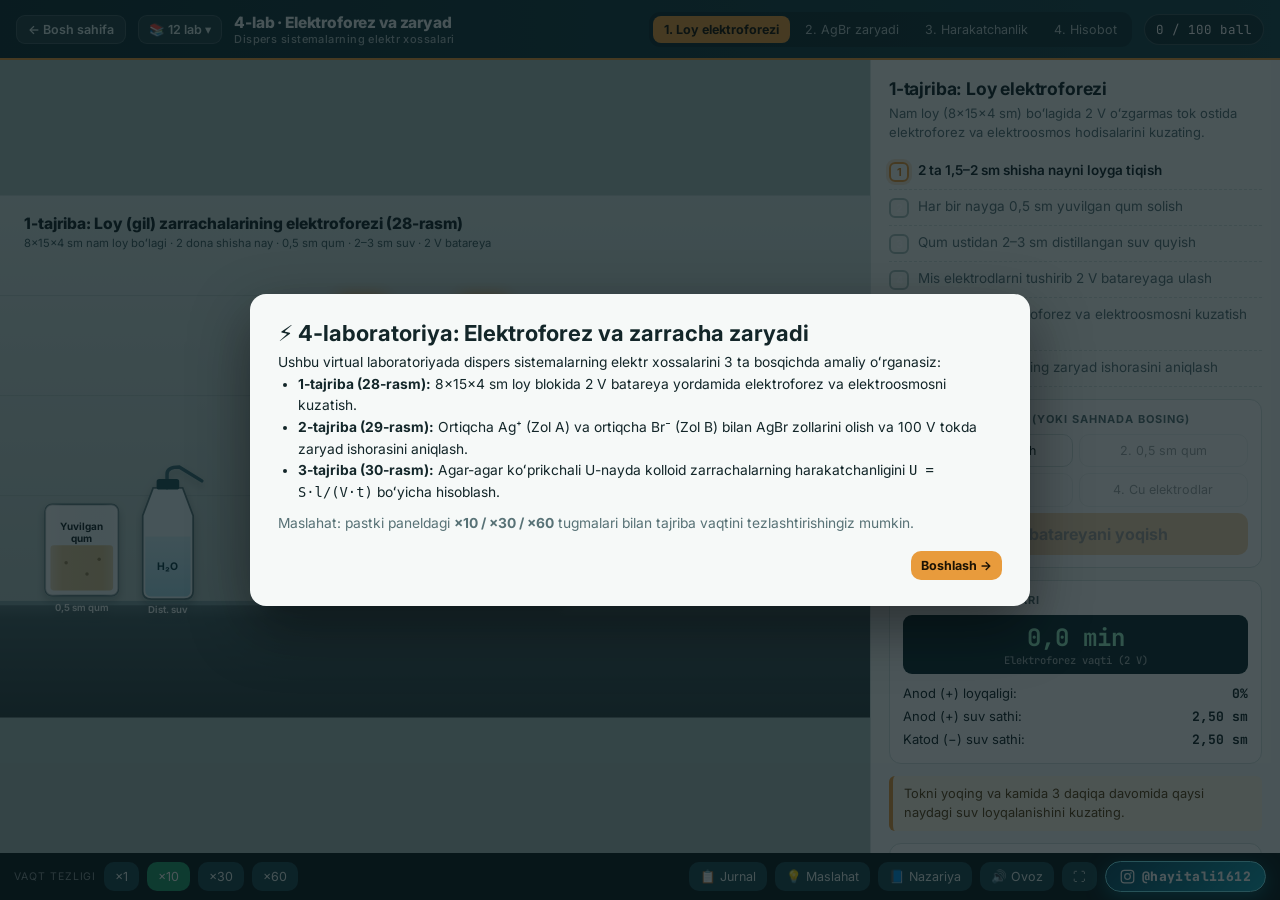
<file: labs/04-elektroforez.html>
<!doctype html>
<html lang="uz">
<head>
<meta charset="utf-8">
<meta name="viewport" content="width=device-width, initial-scale=1">
<meta name="author" content="Qayumov Hayitali">
<meta name="description" content="4-laboratoriya ishi: Dispers sistemalarning elektr xossalari. Loy elektroforezi, AgBr zollari zaryad ishorasini va kolloid zarrachalar harakatchanligini aniqlash.">
<title>4-laboratoriya: Elektroforez va zarracha zaryadi — Kolloid Kimyo</title>
<link rel="stylesheet" href="../assets/lab-core.css?v=5">
<style>
  .calc-row { display:flex; gap:6px; align-items:center; margin-top:6px; }
  .calc-row input[type=text], .calc-row input[type=number] {
    flex:1; min-width:0; padding:8px 10px; border-radius:9px;
    border:1.5px solid var(--line); font-family:var(--mono); font-size:13px;
    background:#fff; color:var(--ink);
  }
  .calc-row input:focus { outline:none; border-color:var(--accent); }
  .pill-row { display:flex; gap:6px; flex-wrap:wrap; margin:6px 0; }
  .pill-row button { flex:1; min-width:90px; font-size:12.5px; padding:8px 8px; }
  .micelle {
    font-family:var(--mono); font-size:11.8px; background:#edf5f3;
    border:1px solid var(--line); border-radius:8px; padding:7px 9px;
    margin:5px 0; color:#10383e; line-height:1.45; overflow-x:auto;
  }
</style>
</head>
<body>
<header class="lab-head">
  <a class="home-link" href="../index.html">← Bosh sahifa</a>
  <div class="lab-switch-wrap" id="labSwitchWrap"></div>
  <div class="brand">4-lab · Elektroforez va zaryad<small>Dispers sistemalarning elektr xossalari</small></div>
  <nav class="tabs" id="tabs"></nav>
  <div class="scorechip" id="chip">0 ball</div>
</header>

<main class="lab-main">
  <div id="stageWrap">
    <svg id="scene" viewBox="0 0 1000 600" preserveAspectRatio="xMidYMid meet"></svg>
  </div>
  <aside id="panel"></aside>
</main>

<footer class="lab-foot">
  <span class="lbl">VAQT TEZLIGI</span>
  <button data-sp="1">×1</button>
  <button data-sp="10">×10</button>
  <button data-sp="30">×30</button>
  <button data-sp="60">×60</button>
  <span class="sp"></span>
  <button id="btnTable">📋 Jurnal</button>
  <button id="btnHint">💡 Maslahat</button>
  <button id="btnTheory">📘 Nazariya</button>
  <button id="btnSnd">🔊 Ovoz</button>
  <button id="btnFull">⛶</button>
  <a class="ig-credit" href="https://instagram.com/hayitali1612" target="_blank" rel="noopener noreferrer" title="Instagram: @hayitali1612">hayitali1612</a>
</footer>

<div id="toasts"></div>
<div id="modal"><div class="card" id="modalCard"></div></div>

<script src="../assets/lab-core.js?v=5"></script>
<script>
"use strict";
const LAB_ID = 4;
const { el, clamp, lerp, f1, shuf, toast, modal, closeModal, svgChart, refsHTML } = LabUI;

/* ============ HOLAT (STATE) ============ */
const S = {
  stage: 0, // 0: Loy, 1: AgBr zaryadi, 2: Harakatchanlik, 3: Hisobot
  speed: 10,
  // 1-tajriba: Loy (gil) elektroforezi (28-rasm)
  s1: {
    tubes: false,
    sand: false,
    water: false,
    electrodes: false,
    power: false,
    tMin: 0,          // daqiqa (0..12)
    chargeGuess: null, // "-", "+", "0"
    chargeOk: false,
    q: {}
  },
  // 2-tajriba: AgBr zollari (29-rasm)
  s2: {
    activeSol: "A", // "A" (Ag+ ortiqcha, +) yoki "B" (Br- ortiqcha, -)
    solA: { kbr: false, agno3: false, mixed: false, loaded: false, elec: false, power: false, tMin: 0, guess: null, ok: false },
    solB: { kbr: false, agno3: false, mixed: false, loaded: false, elec: false, power: false, tMin: 0, guess: null, ok: false },
    q: {}
  },
  // 3-tajriba: Kolloid zarrachalarning harakatchanligi (30-rasm)
  s3: {
    solType: "FeOH3", // Fe(OH)3 (+) yoki As2S3 (-)
    waterFilled: false,
    solLayered: false,
    bridges: false,
    baseMarked: false,
    power: false,
    V: 100,       // kuchlanish, V
    l: 24.0,      // agar-agar ko'priklar orasidagi U-nay uzunligi, sm
    tMin: 0,      // daqiqa
    S_cm: 0,      // siljish, sm
    records: [],  // { tMin, S_cm, V, l }
    uInput: "",
    uChecked: false,
    uOk: false,
    q: {}
  },
  quiz: {}
};

// Haqiqiy harakatchanlik qiymatlari (sm^2 / (V * min))
// Fe(OH)3: ~3.5e-4 sm^2/(V*s) = 0.0210 sm^2/(V*min)
// As2S3:   ~4.2e-4 sm^2/(V*s) = 0.0252 sm^2/(V*min)
const SOL_PROPS = {
  FeOH3: {
    name: "Fe(OH)₃ zoli",
    charge: "+",
    color: "#a83a1b",
    colorLight: "#d1623e",
    U_min: 0.0210, // sm^2 / (V * min)
    dir: -1 // chap tirsak Katod (-) tomon ko'tariladi
  },
  As2S3: {
    name: "As₂S₃ zoli",
    charge: "−",
    color: "#d4a71c",
    colorLight: "#ebd05e",
    U_min: 0.0252,
    dir: 1 // o'ng tirsak Anod (+) tomon ko'tariladi
  }
};

/* ============ SAVOLLAR ============ */
const STAGE_QS = {
  0: [
    {
      id: "s1q1",
      p: "1. Loy (gil) elektroforezida nega aynan musbat elektrod (anod) tushirilgan naydagi suv loyqalandi?",
      opts: [
        "Loy zarrachalari manfiy (−) zaryadlangan boʻlib, elektr maydonda anod (+) tomon koʻtariladi",
        "Anodda mis eriydi va suvni loyqalantiradi",
        "Loy zarrachalari musbat (+) zaryadlangan boʻlib, anoddan itariladi",
        "Qum qatlami faqat anod nayida erib ketadi"
      ],
      ok: 0
    },
    {
      id: "s1q2",
      p: "2. Anod (+) nayida suv sathining pasayishi va katod (−) nayida koʻtarilishi qaysi elektrokinetik hodisani koʻrsatadi?",
      opts: [
        "Elektroosmos — dispersion muhit (suv) ning gʻovak loy orqali katod (−) tomon siljishi",
        "Sedimentatsiya — ogʻirlik kuchi taʼsirida choʻkish",
        "Dializ — ionlarning yarimoʻtkazgich parda orqali oʻtishi",
        "Koagullanish — zarrachalarning yiriklashuvi"
      ],
      ok: 0
    }
  ],
  1: [
    {
      id: "s2q1",
      p: "1. AgBr zoli tayyorlanganda qaysi ionlar potensial belgilovchi ion sifatida yadro sirtiga adsorbsiyalanadi?",
      opts: [
        "Eritmada ortiqcha boʻlgan va yadro kristall panjarasiga kiruvchi ionlar (Ag⁺ yoki Br⁻)",
        "Har doim faqat K⁺ kationlari",
        "Faqat distillangan suv molekulalari",
        "NO₃⁻ ionlari yadro tarkibiga kiradi"
      ],
      ok: 0
    },
    {
      id: "s2q2",
      p: "2. 5 ml 0,1 n KBr + 4 ml 0,1 n AgNO₃ aralashtirilganda hosil boʻlgan AgBr zoli qaysi elektrodga qarab harakatlanadi?",
      opts: [
        "Anod (+) tomon, chunki KBr ortiqcha boʻlib mitsella manfiy (−) zaryadlanadi",
        "Katod (−) tomon, chunki Ag⁺ ortiqcha qoladi",
        "Harakatlanmaydi, chunki elektroneytral",
        "Har ikki elektrodga teng tarqaladi"
      ],
      ok: 0
    }
  ],
  2: [
    {
      id: "s3q1",
      p: "1. Harakatchanlikni oʻlchashda (30-rasm) mis elektrodlarni toʻgʻridan-toʻgʻri zolga emas, balki agar-agar koʻprikchalar orqali CuSO₄ eritmasiga tushirishning sababi nima?",
      opts: [
        "Elektrodlarning qutblanishini va elektroliz mahsulotlari zol–suv chegarasini buzishini oldini olish uchun",
        "Kuchlanishni ikki baravar oshirish uchun",
        "Zolni sovutib turish uchun",
        "Agar-agar zol zaryadini oʻzgartirishi uchun"
      ],
      ok: 0
    },
    {
      id: "s3q2",
      p: "2. U = S·l / (V·t) formulaga koʻra, kuchlanish V 2 marta oshirilsa (l va t oʻzgarmas boʻlganda), zol chegarasining siljishi S qanday oʻzgaradi?",
      opts: [
        "Taxminan 2 marta ortadi (S ∝ V)",
        "2 marta kamayadi",
        "Oʻzgarmaydi",
        "4 marta kamayadi"
      ],
      ok: 0
    }
  ]
};

const QUIZ = [
  {
    id: "q1",
    p: "1. Tashqi elektr maydon taʼsirida dispers faza zarrachalarining suyuq muhitda yoʻnalishli harakatlanishi nima deyiladi?",
    opts: ["Elektroforez", "Elektroosmos", "Potensial oqim", "Sedimentatsiya"],
    ok: 0
  },
  {
    id: "q2",
    p: "2. 3 ml 0,1 n KBr va 5 ml 0,1 n AgNO₃ aralashtirib olingan AgBr zoli mitsellasining toʻgʻri formulasi qaysi?",
    opts: [
      "{m[AgBr] · nAg⁺ · (n−x)NO₃⁻}ˣ⁺ · xNO₃⁻",
      "{m[AgBr] · nBr⁻ · (n−x)K⁺}ˣ⁻ · xK⁺",
      "{m[AgBr] · nK⁺ · (n−x)Br⁻}ˣ⁺ · xBr⁻",
      "{m[AgBr] · nNO₃⁻ · (n−x)Ag⁺}ˣ⁻ · xAg⁺"
    ],
    ok: 0
  },
  {
    id: "q3",
    p: "3. AlCl₃ eritmasiga moʻl miqdorda H₂S yuborib Al₂S₃ zoli olindi. Reaksiya sharoitiga koʻra zol granulasining zaryadi qanday boʻladi?",
    opts: [
      "Manfiy (−), chunki moʻl H₂S dan S²⁻ (yoki HS⁻) ionlari potensial belgilovchi ion boʻladi",
      "Musbat (+), chunki Al³⁺ ortiqcha",
      "Neytral (0)",
      "Musbat (+), chunki Cl⁻ adsorbsiyalanadi"
    ],
    ok: 0
  },
  {
    id: "q4",
    p: "4. Kolloid zarrachalarning elektroforetik harakatchanligi U qaysi formula bilan hisoblanadi?",
    opts: [
      "U = (S · l) / (V · t)",
      "U = (V · t) / (S · l)",
      "U = (S · V) / (l · t)",
      "U = (S · t) / (V · l)"
    ],
    ok: 0
  },
  {
    id: "q5",
    p: "5. Qoʻsh elektr qavatda yadro + potensial belgilovchi ionlar + adsorbsion qavatdagi qarama-qarshi ionlar birgalikda nima deb ataladi?",
    opts: ["Granula (kolloid zarracha)", "Intermitsellyar suyuqlik", "Diffuzion qavat", "Koagulyat"],
    ok: 0
  }
];

/* ============ BALLAR HISOBI (0..100) ============ */
function total() {
  // Stage 1: 18 amaliy + 6 savol = 24
  let p1 = 0;
  if (S.s1.tubes) p1 += 3;
  if (S.s1.sand) p1 += 3;
  if (S.s1.water) p1 += 3;
  if (S.s1.electrodes) p1 += 3;
  if (S.s1.tMin >= 3) p1 += 3;
  if (S.s1.chargeOk) p1 += 3;
  let q1 = STAGE_QS[0].reduce((a, q) => a + (S.s1.q[q.id] === q.ok ? 3 : 0), 0);

  // Stage 2: 20 amaliy + 6 savol = 26
  let p2 = 0;
  if (S.s2.solA.mixed) p2 += 3;
  if (S.s2.solA.tMin >= 2) p2 += 3;
  if (S.s2.solA.ok) p2 += 4;
  if (S.s2.solB.mixed) p2 += 3;
  if (S.s2.solB.tMin >= 2) p2 += 3;
  if (S.s2.solB.ok) p2 += 4;
  let q2 = STAGE_QS[1].reduce((a, q) => a + (S.s2.q[q.id] === q.ok ? 3 : 0), 0);

  // Stage 3: 24 amaliy + 6 savol = 30
  let p3 = 0;
  if (S.s3.waterFilled) p3 += 3;
  if (S.s3.solLayered) p3 += 4;
  if (S.s3.bridges) p3 += 4;
  if (S.s3.baseMarked) p3 += 3;
  if (S.s3.records.length >= 1) p3 += 5;
  if (S.s3.uOk) p3 += 5;
  let q3 = STAGE_QS[2].reduce((a, q) => a + (S.s3.q[q.id] === q.ok ? 3 : 0), 0);

  // Quiz: 5 * 4 = 20
  let qz = QUIZ.reduce((a, q) => a + (S.quiz[q.id] === q.ok ? 4 : 0), 0);

  const tot = p1 + q1 + p2 + q2 + p3 + q3 + qz;
  return { p1, q1, p2, q2, p3, q3, qz, tot };
}

function stageDone(i) {
  if (i === 0) return S.s1.chargeOk && STAGE_QS[0].every(q => S.s1.q[q.id] === q.ok);
  if (i === 1) return S.s2.solA.ok && S.s2.solB.ok && STAGE_QS[1].every(q => S.s2.q[q.id] === q.ok);
  if (i === 2) return S.s3.uOk && STAGE_QS[2].every(q => S.s3.q[q.id] === q.ok);
  return false;
}

/* ============ TABLAR VA PROGRESS ============ */
const TAB_NAMES = ["1. Loy elektroforezi", "2. AgBr zaryadi", "3. Harakatchanlik", "4. Hisobot"];
function renderTabs() {
  const t = total();
  const doneAll = stageDone(0) && stageDone(1) && stageDone(2) && QUIZ.every(q => S.quiz[q.id] !== undefined);
  el("chip").textContent = `${t.tot} / 100 ball`;
  el("tabs").innerHTML = TAB_NAMES.map((nm, i) => {
    const cls = [S.stage === i ? "cur" : "", (i < 3 && stageDone(i)) || (i === 3 && doneAll) ? "done" : ""].join(" ");
    return `<button class="${cls}" onclick="goStage(${i})">${nm}</button>`;
  }).join("");
  LabProgress.save(LAB_ID, t.tot, doneAll || t.tot >= 75);
}

window.goStage = function(i) {
  SFX.play("click");
  S.stage = i;
  renderAll();
};

/* ============ ANIMATSIYA (requestAnimationFrame) ============ */
let lastTs = performance.now();
let animPhase = 0;

function tick(now) {
  const dt = Math.min(0.08, (now - lastTs) / 1000);
  lastTs = now;
  animPhase += dt;

  let needPanelQuickUpdate = false;

  // Stage 1: Loy elektroforezi (0..12 min)
  if (S.s1.power && S.s1.tMin < 12) {
    const prevInt = Math.floor(S.s1.tMin);
    S.s1.tMin = clamp(S.s1.tMin + dt * (S.speed / 12), 0, 12);
    if (Math.floor(S.s1.tMin) !== prevInt) needPanelQuickUpdate = true;
    if (S.s1.tMin >= 12) {
      S.s1.power = false;
      SFX.play("bell");
      toast("12 daqiqa oʻtdi! Anod (+) nayidagi suv kuchli loyqalandi, sathi pasaydi. Zaryadni belgilang.", "ok", 4500);
      needPanelQuickUpdate = true;
    }
  }

  // Stage 2: AgBr elektroforezi (0..8 min)
  const cur2 = S.s2.activeSol === "A" ? S.s2.solA : S.s2.solB;
  if (cur2.power && cur2.tMin < 8) {
    const prevInt = Math.floor(cur2.tMin);
    cur2.tMin = clamp(cur2.tMin + dt * (S.speed / 12), 0, 8);
    if (Math.floor(cur2.tMin) !== prevInt) needPanelQuickUpdate = true;
    if (cur2.tMin >= 8) {
      cur2.power = false;
      SFX.play("bell");
      toast(`Zol ${S.s2.activeSol} chegarasi aniq siljidi! Zaryad ishorasini tanlang.`, "ok", 4000);
      needPanelQuickUpdate = true;
    }
  }

  // Stage 3: Harakatchanlik (0..40 min)
  if (S.s3.power && S.s3.tMin < 40) {
    const prevHalf = Math.floor(S.s3.tMin * 2);
    S.s3.tMin = clamp(S.s3.tMin + dt * (S.speed / 10), 0, 40);
    const prop = SOL_PROPS[S.s3.solType];
    // S = U_min * V * tMin / l
    S.s3.S_cm = (prop.U_min * S.s3.V * S.s3.tMin) / S.s3.l;
    if (Math.floor(S.s3.tMin * 2) !== prevHalf) needPanelQuickUpdate = true;
    if (S.s3.tMin >= 40) {
      S.s3.power = false;
      SFX.play("bell");
      toast("40 daqiqa toʻldi. Natijani jurnalga qayd etib harakatchanlikni hisoblang.", "ok");
      needPanelQuickUpdate = true;
    }
  }

  updateSceneLive();
  if (needPanelQuickUpdate) {
    updateLiveNumbers();
  }
  requestAnimationFrame(tick);
}

function updateLiveNumbers() {
  if (S.stage === 0) {
    const e = el("s1Clock");
    if (e) e.innerHTML = `${f1(S.s1.tMin, 1)} min<small>Elektroforez vaqti (2 V)</small>`;
    const obs = el("s1Obs");
    if (obs) {
      const p = clamp(S.s1.tMin / 10, 0, 1);
      obs.innerHTML = `<div class="kv"><span>Anod (+) loyqaligi:</span><b>${Math.round(p * 100)}%</b></div>
        <div class="kv"><span>Anod (+) suv sathi:</span><b>${f1(2.5 - p * 0.6, 2)} sm</b></div>
        <div class="kv"><span>Katod (−) suv sathi:</span><b>${f1(2.5 + p * 0.6, 2)} sm</b></div>`;
    }
    if (S.s1.tMin >= 3 && !el("s1GuessBox")) renderPanel();
  } else if (S.stage === 1) {
    const cur = S.s2.activeSol === "A" ? S.s2.solA : S.s2.solB;
    const e = el("s2Clock");
    if (e) e.innerHTML = `${f1(cur.tMin, 1)} min<small>100 V kenotron toki · Zol ${S.s2.activeSol}</small>`;
    if (cur.tMin >= 2 && !el("s2GuessBox")) renderPanel();
  } else if (S.stage === 2) {
    const e = el("s3Clock");
    if (e) e.innerHTML = `t = ${f1(S.s3.tMin, 1)} min · S = ${f1(S.s3.S_cm, 2)} sm<small>V = ${S.s3.V} V · l = ${f1(S.s3.l, 1)} sm</small>`;
  }
  renderTabs();
}

/* ============ SVG SAHNA CHIZISH ============ */
function commonDefs() {
  return `<defs>
    <linearGradient id="wallG" x1="0" y1="0" x2="0" y2="1">
      <stop offset="0%" stop-color="#d4e2e0"/><stop offset="100%" stop-color="#b2c7c4"/>
    </linearGradient>
    <linearGradient id="benchG" x1="0" y1="0" x2="0" y2="1">
      <stop offset="0%" stop-color="#607c80"/><stop offset="14%" stop-color="#455f63"/><stop offset="100%" stop-color="#2c3f42"/>
    </linearGradient>
    <linearGradient id="glassG" x1="0" y1="0" x2="1" y2="0">
      <stop offset="0%" stop-color="#ffffff" stop-opacity="0.58"/>
      <stop offset="24%" stop-color="#ffffff" stop-opacity="0.12"/>
      <stop offset="78%" stop-color="#dff2f5" stop-opacity="0.08"/>
      <stop offset="100%" stop-color="#ffffff" stop-opacity="0.45"/>
    </linearGradient>
    <linearGradient id="clayG" x1="0" y1="0" x2="0" y2="1">
      <stop offset="0%" stop-color="#b56c43"/><stop offset="50%" stop-color="#98532f"/><stop offset="100%" stop-color="#763d20"/>
    </linearGradient>
    <linearGradient id="copperG" x1="0" y1="0" x2="1" y2="0">
      <stop offset="0%" stop-color="#f2a679"/><stop offset="50%" stop-color="#c96b38"/><stop offset="100%" stop-color="#8a4018"/>
    </linearGradient>
    <linearGradient id="waterG" x1="0" y1="0" x2="0" y2="1">
      <stop offset="0%" stop-color="#c9eef7" stop-opacity="0.72"/><stop offset="100%" stop-color="#9ad8eb" stop-opacity="0.82"/>
    </linearGradient>
    <linearGradient id="cuso4G" x1="0" y1="0" x2="0" y2="1">
      <stop offset="0%" stop-color="#4da3f5" stop-opacity="0.8"/><stop offset="100%" stop-color="#1966c2" stop-opacity="0.9"/>
    </linearGradient>
    <linearGradient id="agbrG" x1="0" y1="0" x2="0" y2="1">
      <stop offset="0%" stop-color="#f7efc4" stop-opacity="0.88"/><stop offset="100%" stop-color="#e3d286" stop-opacity="0.94"/>
    </linearGradient>
    <filter id="shd" x="-10%" y="-10%" width="120%" height="130%">
      <feDropShadow dx="0" dy="5" stdDeviation="5" flood-color="#091d20" flood-opacity="0.25"/>
    </filter>
  </defs>
  <rect x="0" y="0" width="1000" height="472" fill="url(#wallG)"/>
  <g opacity="0.22" stroke="#5d7c7e" stroke-width="1">
    <line x1="0" y1="115" x2="1000" y2="115"/><line x1="0" y1="230" x2="1000" y2="230"/><line x1="0" y1="345" x2="1000" y2="345"/>
  </g>
  <rect x="0" y="468" width="1000" height="132" fill="url(#benchG)"/>
  <rect x="0" y="466" width="1000" height="5" fill="#82a2a6"/>`;
}

function renderScene() {
  const svg = el("scene");
  if (S.stage === 0) svg.innerHTML = buildScene1();
  else if (S.stage === 1) svg.innerHTML = buildScene2();
  else if (S.stage === 2) svg.innerHTML = buildScene3();
  else svg.innerHTML = buildSceneReport();
  updateSceneLive();
}

/* --- SAHNA 1: LOY (GIL) ELEKTROFOREZI (28-rasm) --- */
function buildScene1() {
  const s = S.s1;
  const needTubes = !s.tubes;
  const needSand = s.tubes && !s.sand;
  const needWater = s.sand && !s.water;
  const needElec = s.water && !s.electrodes;
  const needPower = s.electrodes && !s.power && s.tMin < 3;

  return `${commonDefs()}
  <text x="28" y="38" font-size="18" font-weight="800" fill="#132629">1-tajriba: Loy (gil) zarrachalarining elektroforezi (28-rasm)</text>
  <text x="28" y="59" font-size="13" fill="#3b5a5e">8×15×4 sm nam loy boʻlagi · 2 dona shisha nay · 0,5 sm qum · 2–3 sm suv · 2 V batareya</text>

  <!-- Yordamchi reaktivlar (chap tomonda bosiladigan) -->
  <g class="clk ${needSand ? "glow" : ""}" onclick="act1('sand')" transform="translate(52,330)" filter="url(#shd)">
    <rect x="0" y="25" width="84" height="105" rx="8" fill="#eef6f7" stroke="#5b787c" stroke-width="2"/>
    <rect x="6" y="72" width="72" height="52" rx="4" fill="#d9c28c"/>
    <circle cx="24" cy="92" r="2" fill="#8f7541"/><circle cx="48" cy="105" r="2" fill="#8f7541"/><circle cx="62" cy="88" r="2" fill="#8f7541"/>
    <rect x="0" y="25" width="84" height="105" rx="8" fill="url(#glassG)"/>
    <text x="42" y="55" text-anchor="middle" font-size="11.5" font-weight="700" fill="#132629">Yuvilgan</text>
    <text x="42" y="68" text-anchor="middle" font-size="11.5" font-weight="700" fill="#132629">qum</text>
    <text x="42" y="148" text-anchor="middle" font-size="11" fill="#edf5f4" font-weight="600">0,5 sm qum</text>
  </g>

  <g class="clk ${needWater ? "glow" : ""}" onclick="act1('water')" transform="translate(154,310)" filter="url(#shd)">
    <path d="M22,26 L56,26 L68,58 L68,145 Q68,154 58,154 L20,154 Q10,154 10,145 L10,58 Z" fill="#e8f6f9" stroke="#5b787c" stroke-width="2"/>
    <path d="M13,82 L65,82 L65,144 Q65,151 58,151 L20,151 Q13,151 13,144 Z" fill="url(#waterG)"/>
    <path d="M38,26 L38,10 Q38,2 52,2 L78,18" fill="none" stroke="#3c6e78" stroke-width="4" stroke-linecap="round"/>
    <rect x="26" y="16" width="26" height="12" rx="3" fill="#23545c"/>
    <text x="39" y="120" text-anchor="middle" font-size="12" font-weight="700" fill="#0d3d4a">H₂O</text>
    <text x="39" y="170" text-anchor="middle" font-size="11" fill="#edf5f4" font-weight="600">Dist. suv</text>
  </g>

  <!-- Asosiy loy (gil) bloki 15x8x4 sm -->
  <g transform="translate(310,362)" filter="url(#shd)">
    <!-- 3D yuqori sirt -->
    <polygon points="0,16 32,0 362,0 330,16" fill="#c77e54" stroke="#6d381b" stroke-width="1.6"/>
    <!-- O'ng yon sirt -->
    <polygon points="330,16 362,0 362,92 330,108" fill="#7c4222" stroke="#5a2d14" stroke-width="1.6"/>
    <!-- Old sirt -->
    <rect x="0" y="16" width="330" height="92" rx="4" fill="url(#clayG)" stroke="#5a2d14" stroke-width="1.8"/>
    <!-- Loy tekstura nuqtalari -->
    <g fill="#592b12" opacity="0.32">
      <circle cx="38" cy="48" r="2.5"/><circle cx="88" cy="82" r="3"/><circle cx="158" cy="56" r="2.2"/>
      <circle cx="220" cy="88" r="2.8"/><circle cx="288" cy="44" r="2.5"/><circle cx="122" cy="36" r="1.8"/>
      <circle cx="258" cy="70" r="2"/><circle cx="52" cy="86" r="2.2"/><circle cx="190" cy="42" r="2.5"/>
    </g>
    <text x="165" y="72" text-anchor="middle" font-size="15" font-weight="800" fill="#fce4d4">NAM LOY (GIL) — 8 × 15 × 4 sm</text>
    <text x="165" y="92" text-anchor="middle" font-size="11.5" fill="#f7cfb4">Dispersion faza: manfiy zaryadli silikat zarrachalar</text>
  </g>

  <!-- 2 dona shisha nay (1-katod, 2-anod) -->
  <g id="s1TubesGroup" class="clk ${needTubes ? "glow" : ""}" onclick="act1('tubes')">
    ${s.tubes ? `
      <!-- 1-nay (Chap, Katod -) -->
      <g transform="translate(384,168)">
        <rect x="0" y="0" width="58" height="222" rx="4" fill="#eef9fb" fill-opacity="0.55" stroke="#45676d" stroke-width="2.2"/>
        <!-- Suv qatlami -->
        <rect id="s1WaterL" x="2" y="112" width="54" height="82" fill="url(#waterG)" opacity="${s.water ? 1 : 0}"/>
        <ellipse id="s1MenL" cx="29" cy="112" rx="27" ry="4" fill="#d8f4fb" stroke="#53a4be" stroke-width="1" opacity="${s.water ? 1 : 0}"/>
        <!-- Qum qatlami (0.5 sm) -->
        <rect x="2" y="192" width="54" height="26" fill="#d8bf85" opacity="${s.sand ? 1 : 0}"/>
        <g opacity="${s.sand ? 0.55 : 0}" fill="#7c6332">
          <circle cx="12" cy="202" r="1.6"/><circle cx="26" cy="210" r="1.8"/><circle cx="42" cy="200" r="1.6"/><circle cx="48" cy="212" r="1.5"/>
        </g>
        <!-- Shisha yaltirashi -->
        <rect x="0" y="0" width="58" height="222" rx="4" fill="url(#glassG)"/>
        <text x="29" y="-10" text-anchor="middle" font-size="12.5" font-weight="800" fill="#132629">1-nay (−)</text>
        <text id="s1LblL" x="29" y="246" text-anchor="middle" font-size="11" font-weight="700" fill="#ffe7d6">Tiniq</text>
      </g>

      <!-- 2-nay (O'ng, Anod +) -->
      <g transform="translate(528,168)">
        <rect x="0" y="0" width="58" height="222" rx="4" fill="#eef9fb" fill-opacity="0.55" stroke="#45676d" stroke-width="2.2"/>
        <!-- Suv qatlami -->
        <rect id="s1WaterR" x="2" y="112" width="54" height="82" fill="url(#waterG)" opacity="${s.water ? 1 : 0}"/>
        <!-- Loyqalik qatlami (elektroforez) -->
        <rect id="s1TurbidR" x="2" y="112" width="54" height="82" fill="#9a5630" opacity="0"/>
        <g id="s1ClayParticles"></g>
        <ellipse id="s1MenR" cx="29" cy="112" rx="27" ry="4" fill="#d8f4fb" stroke="#53a4be" stroke-width="1" opacity="${s.water ? 1 : 0}"/>
        <!-- Qum qatlami -->
        <rect x="2" y="192" width="54" height="26" fill="#d8bf85" opacity="${s.sand ? 1 : 0}"/>
        <g opacity="${s.sand ? 0.55 : 0}" fill="#7c6332">
          <circle cx="14" cy="204" r="1.6"/><circle cx="30" cy="209" r="1.8"/><circle cx="44" cy="201" r="1.6"/>
        </g>
        <rect x="0" y="0" width="58" height="222" rx="4" fill="url(#glassG)"/>
        <text x="29" y="-10" text-anchor="middle" font-size="12.5" font-weight="800" fill="#9c2222">2-nay (+)</text>
        <text id="s1LblR" x="29" y="246" text-anchor="middle" font-size="11" font-weight="700" fill="#ffe7d6">Tiniq</text>
      </g>
    ` : `
      <!-- O'rnatilmagan 2 ta shisha nay (bosib o'rnatish) -->
      <g transform="translate(390,120)" opacity="0.88">
        <rect x="0" y="0" width="52" height="150" rx="4" fill="#eef9fb" stroke="#3c6268" stroke-width="2" stroke-dasharray="6 4"/>
        <rect x="140" y="0" width="52" height="150" rx="4" fill="#eef9fb" stroke="#3c6268" stroke-width="2" stroke-dasharray="6 4"/>
        <text x="96" y="82" text-anchor="middle" font-size="13.5" font-weight="800" fill="#132629">Shisha naylarni</text>
        <text x="96" y="100" text-anchor="middle" font-size="13.5" font-weight="800" fill="#132629">loyga tiqish (bosing)</text>
      </g>
    `}
  </g>

  <!-- Elektroosmos va elektroforez yo'nalish strelkalari -->
  <g id="s1Arrows" opacity="0">
    <path d="M518,412 L456,412" stroke="#1888cc" stroke-width="3.5" stroke-linecap="round"/>
    <polygon points="456,412 468,405 468,419" fill="#1888cc"/>
    <text x="487" y="404" text-anchor="middle" font-size="10.5" font-weight="800" fill="#d3f3ff">H₂O (osmos)</text>

    <path d="M557,385 L557,315" stroke="#ffcf54" stroke-width="3" stroke-linecap="round" stroke-dasharray="5 3"/>
    <polygon points="557,308 551,320 563,320" fill="#ffcf54"/>
  </g>

  <!-- Mis elektrodlar + simlar -->
  <g class="clk ${needElec ? "glow" : ""}" onclick="act1('electrodes')">
    ${s.electrodes ? `
      <rect x="408" y="140" width="10" height="180" rx="3" fill="url(#copperG)" stroke="#63290b" stroke-width="1.2"/>
      <rect x="552" y="140" width="10" height="180" rx="3" fill="url(#copperG)" stroke="#63290b" stroke-width="1.2"/>
      <!-- Simlar batareyaga -->
      <path d="M413,140 L413,92 L772,92 L772,265" fill="none" stroke="#1c2a30" stroke-width="3.5" stroke-linejoin="round"/>
      <path d="M557,140 L557,112 L832,112 L832,265" fill="none" stroke="#c83333" stroke-width="3.5" stroke-linejoin="round"/>
      <circle cx="413" cy="142" r="5" fill="#1c2a30"/>
      <circle cx="557" cy="142" r="5" fill="#c83333"/>
      <text x="396" y="138" font-size="13" font-weight="800" fill="#1c2a30">Cu (−)</text>
      <text x="568" y="138" font-size="13" font-weight="800" fill="#b32424">Cu (+)</text>
    ` : `
      <g transform="translate(680,150)" opacity="0.9">
        <rect x="0" y="0" width="10" height="90" rx="3" fill="url(#copperG)" stroke="#63290b"/>
        <rect x="22" y="0" width="10" height="90" rx="3" fill="url(#copperG)" stroke="#63290b"/>
        <text x="16" y="108" text-anchor="middle" font-size="11.5" font-weight="700" fill="#132629">Cu elektrodlar</text>
      </g>
    `}
  </g>

  <!-- 2 V Batareya va kalit -->
  <g class="clk ${needPower ? "glow" : ""}" onclick="act1('power')" transform="translate(730,265)" filter="url(#shd)">
    <rect x="0" y="0" width="150" height="190" rx="14" fill="#21353a" stroke="#0d1e22" stroke-width="2.5"/>
    <rect x="14" y="14" width="122" height="46" rx="8" fill="#0d1f23"/>
    <text id="s1VoltTxt" x="75" y="37" text-anchor="middle" font-family="var(--mono)" font-size="18" font-weight="700" fill="${s.power ? "#7cf2b6" : "#627f84"}">${s.power ? "2,00 V" : "0,00 V"}</text>
    <text id="s1StateTxt" x="75" y="53" text-anchor="middle" font-size="10.5" fill="#9fc2c7">${s.power ? "TOK YOQILGAN" : "OʻCHIQ"}</text>
    <!-- Klemmalar -->
    <circle cx="42" cy="0" r="8" fill="#1d2528" stroke="#99b1b5" stroke-width="2"/>
    <text x="42" y="-12" text-anchor="middle" font-size="14" font-weight="800" fill="#132629">−</text>
    <circle cx="102" cy="0" r="8" fill="#c83333" stroke="#f7b2b2" stroke-width="2"/>
    <text x="102" y="-12" text-anchor="middle" font-size="14" font-weight="800" fill="#b32424">+</text>
    <!-- Tugma -->
    <rect x="26" y="80" width="98" height="42" rx="10" fill="${s.power ? "#1f9d6b" : "#e89b3c"}"/>
    <text x="75" y="106" text-anchor="middle" font-size="13.5" font-weight="800" fill="${s.power ? "#fff" : "#1b1204"}">${s.power ? "⏸ TOʻXTATISH" : "⚡ TOKNI YOQISH"}</text>
    <text x="75" y="152" text-anchor="middle" font-size="12" font-weight="700" fill="#d9eae7">2 V BATAREYA</text>
    <text x="75" y="170" text-anchor="middle" font-size="10.5" fill="#89adb3">Oʻzgarmas tok manbai</text>
  </g>`;
}

/* --- SAHNA 2: AgBr ZOLLARI ZARYAD ISHORASI (29-rasm) --- */
function buildScene2() {
  const sol = S.s2.activeSol;
  const cur = sol === "A" ? S.s2.solA : S.s2.solB;
  const kbrVol = sol === "A" ? "3 ml → 10 ml" : "5 ml → 40 ml";
  const agVol = sol === "A" ? "5 ml → 40 ml" : "4 ml → 15 ml";

  return `${commonDefs()}
  <text x="28" y="38" font-size="18" font-weight="800" fill="#132629">2-tajriba: AgBr zollari zaryad ishorasini aniqlash (29-rasm)</text>
  <text x="28" y="59" font-size="13" fill="#3b5a5e">Faol namuna: Zol ${sol} (${sol === "A" ? "AgNO₃ ortiqcha" : "KBr ortiqcha"}) · 100 V kenotron toʻgʻrilagich</text>

  <!-- Chap taraf: Reaktivlar va Zol tayyorlash kolbasi -->
  <g class="clk ${!cur.kbr ? "glow" : ""}" onclick="act2('kbr')" transform="translate(36,155)" filter="url(#shd)">
    <rect x="0" y="20" width="84" height="112" rx="10" fill="#eaf5f7" stroke="#45676d" stroke-width="2"/>
    <rect x="24" y="0" width="36" height="22" rx="4" fill="#2c4b52"/>
    <rect x="5" y="58" width="74" height="69" rx="5" fill="#c7e8f5" opacity="0.85"/>
    <rect x="8" y="68" width="68" height="44" rx="4" fill="#fff" opacity="0.92"/>
    <text x="42" y="86" text-anchor="middle" font-size="12" font-weight="800" fill="#132629">0,1 n KBr</text>
    <text x="42" y="102" text-anchor="middle" font-size="10.5" fill="#46696e">${kbrVol}</text>
  </g>

  <g class="clk ${cur.kbr && !cur.agno3 ? "glow" : ""}" onclick="act2('agno3')" transform="translate(138,155)" filter="url(#shd)">
    <rect x="0" y="20" width="84" height="112" rx="10" fill="#705031" stroke="#3d2814" stroke-width="2"/>
    <rect x="24" y="0" width="36" height="22" rx="4" fill="#2c4b52"/>
    <rect x="8" y="62" width="68" height="48" rx="4" fill="#fff8ec"/>
    <text x="42" y="81" text-anchor="middle" font-size="11.5" font-weight="800" fill="#47280a">0,1 n AgNO₃</text>
    <text x="42" y="98" text-anchor="middle" font-size="10.5" fill="#6e4920">${agVol}</text>
  </g>

  <!-- Tayyorlash kolbasi (Konussimon kolba) -->
  <g class="clk ${cur.kbr && cur.agno3 && !cur.mixed ? "glow" : ""}" onclick="act2('mix')" transform="translate(66,316)" filter="url(#shd)">
    <path d="M46,0 L74,0 L74,38 L112,132 Q116,144 102,144 L18,144 Q4,144 8,132 L46,38 Z" fill="#eef8fa" stroke="#45676d" stroke-width="2.2"/>
    ${cur.kbr || cur.mixed ? `<path d="M${cur.mixed ? 18 : 26},${cur.mixed ? 84 : 112} L${cur.mixed ? 102 : 94},${cur.mixed ? 84 : 112} L109,132 Q112,140 101,140 L19,140 Q8,140 11,132 Z" fill="${cur.mixed ? "url(#agbrG)" : "url(#waterG)"}"/>` : ""}
    <text x="60" y="128" text-anchor="middle" font-size="11.5" font-weight="800" fill="#3a2f08">${cur.mixed ? `AgBr Zol ${sol}` : cur.kbr ? "KBr tayyor" : "Kolba"}</text>
    <text x="60" y="164" text-anchor="middle" font-size="11.5" font-weight="700" fill="#edf5f4">${cur.mixed ? "✓ Zol tayyor" : "Aralashtirish"}</text>
  </g>

  <!-- Markaz: 29-rasm U-simon nay + yon voronka + jo'mrak -->
  <g transform="translate(320,108)" filter="url(#shd)">
    <!-- Shtativ tayanchi -->
    <rect x="135" y="348" width="120" height="12" rx="4" fill="#2c3f44"/>
    <rect x="190" y="250" width="10" height="100" fill="#4e696f"/>
    <rect x="115" y="268" width="160" height="10" rx="3" fill="#4e696f"/>

    <!-- Yon voronka va jo'mrak (bosib zol quyish) -->
    <g class="clk ${cur.mixed && !cur.loaded ? "glow" : ""}" onclick="act2('load')">
      <!-- Voronka -->
      <polygon points="10,72 86,72 56,130 40,130" fill="#eef8fa" stroke="#45676d" stroke-width="2"/>
      ${cur.mixed && !cur.loaded ? `<polygon points="18,86 78,86 55,128 41,128" fill="url(#agbrG)"/>` : ""}
      <!-- Naycha U-nay tubiga -->
      <path d="M48,130 L48,295 Q48,318 72,318 L145,318" fill="none" stroke="#45676d" stroke-width="11" stroke-linecap="round"/>
      <path d="M48,130 L48,295 Q48,318 72,318 L145,318" fill="none" stroke="${cur.loaded ? "#e5d387" : "#eef8fa"}" stroke-width="7" stroke-linecap="round"/>
      <!-- Jo'mrak -->
      <circle cx="48" cy="176" r="10" fill="#24484f" stroke="#fff" stroke-width="1.5"/>
      <rect x="33" y="173" width="30" height="6" rx="2" fill="#e89b3c"/>
      <text x="48" y="62" text-anchor="middle" font-size="11.5" font-weight="700" fill="#132629">1-voronka</text>
    </g>

    <!-- U-simon nay korpusi -->
    <path d="M128,44 L128,274 Q128,324 195,324 Q262,324 262,274 L262,44" fill="none" stroke="#3c5e64" stroke-width="46" stroke-linecap="round"/>
    <path d="M128,44 L128,274 Q128,324 195,324 Q262,324 262,274 L262,44" fill="none" stroke="#ebf6f8" stroke-width="40" stroke-linecap="round"/>

    <!-- Suyuqlik (yuqori qism: suv/intermitsellyar; pastki qism: AgBr zol) -->
    ${cur.loaded ? `
      <clipPath id="uClip2">
        <path d="M109,52 L147,52 L147,274 Q147,304 195,304 Q243,304 243,274 L243,52 L281,52 L281,346 L109,346 Z"/>
      </clipPath>
      <g clip-path="url(#uClip2)">
        <!-- Tiniq fon suv -->
        <rect x="108" y="90" width="175" height="255" fill="url(#waterG)"/>
        <!-- Chap tirsak zol ustuni -->
        <rect id="s2SolL" x="108" y="175" width="42" height="170" fill="url(#agbrG)"/>
        <!-- O'ng tirsak zol ustuni -->
        <rect id="s2SolR" x="240" y="175" width="42" height="170" fill="url(#agbrG)"/>
        <!-- Pastki yoy zol -->
        <rect x="108" y="274" width="175" height="72" fill="url(#agbrG)"/>
        <!-- Chegara chiziqlari -->
        <line id="s2LineL" x1="108" y1="175" x2="148" y2="175" stroke="#a68112" stroke-width="2.5"/>
        <line id="s2LineR" x1="242" y1="175" x2="282" y2="175" stroke="#a68112" stroke-width="2.5"/>
        <!-- Boshlang'ich belgi chiziqlari (punktir) -->
        <line x1="108" y1="175" x2="148" y2="175" stroke="#132629" stroke-width="1.2" stroke-dasharray="4 3" opacity="0.6"/>
        <line x1="242" y1="175" x2="282" y2="175" stroke="#132629" stroke-width="1.2" stroke-dasharray="4 3" opacity="0.6"/>
        <!-- Harakatlanuvchi zarrachalar -->
        <g id="s2Parts"></g>
      </g>
    ` : ""}

    <!-- Shisha tashqi yaltirashi -->
    <path d="M128,44 L128,274 Q128,324 195,324 Q262,324 262,274 L262,44" fill="none" stroke="url(#glassG)" stroke-width="40" stroke-linecap="round"/>

    <!-- Probkalar va elektrodlar -->
    <g class="clk ${cur.loaded && !cur.elec ? "glow" : ""}" onclick="act2('elec')">
      ${cur.elec ? `
        <rect x="110" y="34" width="36" height="22" rx="4" fill="#8b5a3c" stroke="#4d2e1b"/>
        <rect x="244" y="34" width="36" height="22" rx="4" fill="#8b5a3c" stroke="#4d2e1b"/>
        <rect x="125" y="16" width="6" height="120" rx="2" fill="#2c3a40"/>
        <rect x="259" y="16" width="6" height="120" rx="2" fill="#2c3a40"/>
        <!-- Simlar -->
        <path d="M128,16 L128,-8 L465,-8 L465,148" fill="none" stroke="#1d282e" stroke-width="3.2"/>
        <path d="M262,16 L262,4 L530,4 L530,148" fill="none" stroke="#c83333" stroke-width="3.2"/>
        <text x="128" y="10" text-anchor="middle" font-size="13" font-weight="800" fill="#132629">Katod (−)</text>
        <text x="262" y="10" text-anchor="middle" font-size="13" font-weight="800" fill="#b32424">Anod (+)</text>
      ` : `
        <rect x="110" y="20" width="36" height="18" rx="4" fill="#8b5a3c" opacity="0.45" stroke="#4d2e1b" stroke-dasharray="3 2"/>
        <rect x="244" y="20" width="36" height="18" rx="4" fill="#8b5a3c" opacity="0.45" stroke="#4d2e1b" stroke-dasharray="3 2"/>
        <text x="195" y="32" text-anchor="middle" font-size="11.5" font-weight="700" fill="#132629">2-elektrodlarni oʻrnatish</text>
      `}
    </g>

    <!-- Siljish strelkasi (jonli) -->
    <g id="s2DirArrow" opacity="0"></g>
  </g>

  <!-- O'ng taraf: 100 V Kenotron to'g'rilagich -->
  <g class="clk ${cur.elec && !cur.power && cur.tMin < 2 ? "glow" : ""}" onclick="act2('power')" transform="translate(748,256)" filter="url(#shd)">
    <rect x="0" y="0" width="196" height="200" rx="14" fill="#1b3036" stroke="#0d1b1e" stroke-width="2.5"/>
    <rect x="16" y="16" width="164" height="54" rx="8" fill="#0b181c"/>
    <text id="s2Volt" x="98" y="42" text-anchor="middle" font-family="var(--mono)" font-size="22" font-weight="700" fill="${cur.power ? "#8cf5c1" : "#627f84"}">${cur.power ? "100,0 V" : "0,0 V"}</text>
    <text x="98" y="61" text-anchor="middle" font-size="10.5" fill="#9bc0c4">KENOTRON TOʻGʻRILAGICH</text>
    <circle cx="37" cy="0" r="8" fill="#1d2528" stroke="#99b1b5" stroke-width="2"/>
    <circle cx="102" cy="0" r="8" fill="#c83333" stroke="#f7b2b2" stroke-width="2"/>
    <rect x="24" y="88" width="148" height="44" rx="10" fill="${cur.power ? "#1f9d6b" : "#e89b3c"}"/>
    <text x="98" y="115" text-anchor="middle" font-size="13.5" font-weight="800" fill="${cur.power ? "#fff" : "#1b1204"}">${cur.power ? "⏸ TOKNI OʻCHIRISH" : "⚡ 100 V TOK BERISH"}</text>
    <text x="98" y="156" text-anchor="middle" font-size="12" font-weight="700" fill="#d9eae7">Zol ${sol} sinovi</text>
    <text x="98" y="176" text-anchor="middle" font-size="10.5" fill="#89adb3">Kuchlanish: 100 V DC</text>
  </g>`;
}

/* --- SAHNA 3: HARAKATCHANLIKNI ANIQLASH (30-rasm) --- */
function buildScene3() {
  const s = S.s3;
  const prop = SOL_PROPS[s.solType];
  // Shkala chiziqlari (0..10 sm, y=275 dan y=115 gacha, har sm = 16 px)
  let ticksL = "", ticksR = "";
  for (let cm = 0; cm <= 10; cm++) {
    const y = 275 - cm * 16;
    const major = cm % 2 === 0;
    ticksL += `<line x1="168" y1="${y}" x2="${major ? 182 : 176}" y2="${y}" stroke="#1c353a" stroke-width="${major ? 1.4 : 0.9}"/>`;
    if (major) ticksL += `<text x="163" y="${y + 3}" text-anchor="end" font-size="9.5" font-family="var(--mono)" fill="#1c353a">${cm}</text>`;
    ticksR += `<line x1="332" y1="${y}" x2="${major ? 318 : 324}" y2="${y}" stroke="#1c353a" stroke-width="${major ? 1.4 : 0.9}"/>`;
    if (major) ticksR += `<text x="337" y="${y + 3}" text-anchor="start" font-size="9.5" font-family="var(--mono)" fill="#1c353a">${cm}</text>`;
  }

  return `${commonDefs()}
  <text x="28" y="36" font-size="18" font-weight="800" fill="#132629">3-tajriba: Kolloid zarrachalarning harakatchanligini aniqlash (30-rasm)</text>
  <text x="28" y="56" font-size="13" fill="#3b5a5e">${prop.name} · U = S·l / (V·t) · Agar-agar koʻprikchalar va CuSO₄ qutblanmaydigan elektrodlar</text>

  <!-- Chap CuSO4 stakan (4) + Cu elektrod (5, Katod -) -->
  <g transform="translate(82,256)" filter="url(#shd)">
    <rect x="0" y="58" width="112" height="148" rx="8" fill="#eef8fa" stroke="#45676d" stroke-width="2.2"/>
    <rect x="4" y="106" width="104" height="96" rx="4" fill="url(#cuso4G)"/>
    <rect x="0" y="58" width="112" height="148" rx="8" fill="url(#glassG)"/>
    <!-- Mis elektrod (5) -->
    <rect x="18" y="18" width="12" height="156" rx="3" fill="url(#copperG)" stroke="#5c280b"/>
    <path d="M24,18 L24,-150 L690,-150 L690,4" fill="none" stroke="#1b262b" stroke-width="3.2"/>
    <text x="24" y="10" text-anchor="middle" font-size="12" font-weight="800" fill="#132629">Cu (−)</text>
    <text x="56" y="160" text-anchor="middle" font-size="12" font-weight="800" fill="#fff">CuSO₄</text>
    <text x="56" y="224" text-anchor="middle" font-size="11" font-weight="700" fill="#edf5f4">4-idish (Katod)</text>
  </g>

  <!-- O'ng CuSO4 stakan (4) + Cu elektrod (5, Anod +) -->
  <g transform="translate(566,256)" filter="url(#shd)">
    <rect x="0" y="58" width="112" height="148" rx="8" fill="#eef8fa" stroke="#45676d" stroke-width="2.2"/>
    <rect x="4" y="106" width="104" height="96" rx="4" fill="url(#cuso4G)"/>
    <rect x="0" y="58" width="112" height="148" rx="8" fill="url(#glassG)"/>
    <!-- Mis elektrod (5) -->
    <rect x="82" y="18" width="12" height="156" rx="3" fill="url(#copperG)" stroke="#5c280b"/>
    <path d="M88,18 L88,-132 L252,-132 L252,4" fill="none" stroke="#c83333" stroke-width="3.2"/>
    <text x="88" y="10" text-anchor="middle" font-size="12" font-weight="800" fill="#b32424">Cu (+)</text>
    <text x="56" y="160" text-anchor="middle" font-size="12" font-weight="800" fill="#fff">CuSO₄</text>
    <text x="56" y="224" text-anchor="middle" font-size="11" font-weight="700" fill="#edf5f4">4-idish (Anod)</text>
  </g>

  <!-- Markaz: U-simon o'lchov nayi (30-rasm) -->
  <g transform="translate(132,96)" filter="url(#shd)">
    <!-- Voronka (1) va jo'mrak (2) markazdan pastga -->
    <g class="clk ${s.waterFilled && !s.solLayered ? "glow" : ""}" onclick="act3('layer')">
      <polygon points="222,12 278,12 256,58 244,58" fill="#eef8fa" stroke="#45676d" stroke-width="2"/>
      <polygon points="228,22 272,22 255,56 245,56" fill="${prop.color}" opacity="${s.solLayered ? 0.3 : 0.92}"/>
      <line x1="250" y1="58" x2="250" y2="328" stroke="#45676d" stroke-width="9"/>
      <line x1="250" y1="58" x2="250" y2="328" stroke="${s.solLayered ? prop.color : "#eef8fa"}" stroke-width="5"/>
      <!-- Jo'mrak (2) -->
      <circle cx="250" cy="112" r="9" fill="#21464d" stroke="#fff" stroke-width="1.5"/>
      <rect x="236" y="109" width="28" height="6" rx="2" fill="#e89b3c"/>
      <text x="250" y="6" text-anchor="middle" font-size="11" font-weight="700" fill="#132629">1-voronka (2-joʻmrak)</text>
    </g>

    <!-- U-nay korpusi -->
    <g class="clk ${!s.waterFilled ? "glow" : ""}" onclick="act3('water')">
      <path d="M196,68 L196,292 Q196,336 250,336 Q304,336 304,292 L304,68" fill="none" stroke="#3c5e64" stroke-width="44" stroke-linecap="round"/>
      <path d="M196,68 L196,292 Q196,336 250,336 Q304,336 304,292 L304,68" fill="none" stroke="#edf7f9" stroke-width="38" stroke-linecap="round"/>

      <clipPath id="uClip3">
        <path d="M178,70 L214,70 L214,292 Q214,317 250,317 Q286,317 286,292 L286,70 L322,70 L322,356 L178,356 Z"/>
      </clipPath>
      <g clip-path="url(#uClip3)">
        <!-- Suv qatlami -->
        ${s.waterFilled ? `<rect id="s3WaterRect" x="176" y="${s.solLayered ? 105 : 215}" width="148" height="245" fill="url(#waterG)"/>` : ""}
        <!-- Zol qatlami (chap va o'ng tirsak + pastki yoy) -->
        ${s.solLayered ? `
          <rect id="s3SolL" x="176" y="211" width="40" height="145" fill="${prop.color}" opacity="0.88"/>
          <rect id="s3SolR" x="284" y="211" width="40" height="145" fill="${prop.color}" opacity="0.88"/>
          <rect x="176" y="290" width="148" height="66" fill="${prop.color}" opacity="0.9"/>
          <!-- Boshlang'ich sath chizig'i (4.0 sm, y=211) -->
          ${s.baseMarked ? `
            <line x1="176" y1="211" x2="216" y2="211" stroke="#fff" stroke-width="2" stroke-dasharray="4 3"/>
            <line x1="284" y1="211" x2="324" y2="211" stroke="#fff" stroke-width="2" stroke-dasharray="4 3"/>
          ` : ""}
          <!-- Jonli chegara chiziqlari -->
          <line id="s3BoundL" x1="176" y1="211" x2="216" y2="211" stroke="#360e04" stroke-width="2.2"/>
          <line id="s3BoundR" x1="284" y1="211" x2="324" y2="211" stroke="#360e04" stroke-width="2.2"/>
        ` : ""}
      </g>
      <path d="M196,68 L196,292 Q196,336 250,336 Q304,336 304,292 L304,68" fill="none" stroke="url(#glassG)" stroke-width="38" stroke-linecap="round"/>
      <!-- Shkala belgilari (sm) -->
      ${ticksL}
      ${ticksR}
      <text x="155" y="102" text-anchor="end" font-size="10" font-weight="700" fill="#1c353a">sm</text>
      <text x="345" y="102" text-anchor="start" font-size="10" font-weight="700" fill="#1c353a">sm</text>
      <text x="250" y="366" text-anchor="middle" font-size="11.5" font-weight="700" fill="#edf5f4">l = ${f1(s.l, 1)} sm (koʻpriklar orasi)</text>
    </g>

    <!-- Agar-agar tuz ko'prikchalari (3) -->
    <g class="clk ${s.solLayered && !s.bridges ? "glow" : ""}" onclick="act3('bridges')">
      ${s.bridges ? `
        <!-- Chap agar-agar ko'prik -->
        <path d="M32,295 L32,66 Q32,44 56,44 L172,44 Q196,44 196,66 L196,136" fill="none" stroke="#537278" stroke-width="14" stroke-linecap="round"/>
        <path d="M32,295 L32,66 Q32,44 56,44 L172,44 Q196,44 196,66 L196,136" fill="none" stroke="#e4f3df" stroke-width="9" stroke-linecap="round"/>
        <!-- O'ng agar-agar ko'prik -->
        <path d="M304,136 L304,66 Q304,44 328,44 L444,44 Q468,44 468,66 L468,295" fill="none" stroke="#537278" stroke-width="14" stroke-linecap="round"/>
        <path d="M304,136 L304,66 Q304,44 328,44 L444,44 Q468,44 468,66 L468,295" fill="none" stroke="#e4f3df" stroke-width="9" stroke-linecap="round"/>
        <text x="112" y="33" text-anchor="middle" font-size="11" font-weight="800" fill="#154734">3-agar-agar koʻprik</text>
        <text x="388" y="33" text-anchor="middle" font-size="11" font-weight="800" fill="#154734">3-agar-agar koʻprik</text>
      ` : `
        <path d="M56,44 L172,44" stroke="#154734" stroke-width="3" stroke-dasharray="5 4" opacity="0.6"/>
        <path d="M328,44 L444,44" stroke="#154734" stroke-width="3" stroke-dasharray="5 4" opacity="0.6"/>
        <text x="114" y="34" text-anchor="middle" font-size="11" font-weight="700" fill="#154734">Agar-agar koʻprik oʻrnatish</text>
      `}
    </g>
  </g>

  <!-- O'ng chetda: Kenotron to'g'rilagich + Voltmetr + Sekundomer -->
  <g class="clk ${s.baseMarked && !s.power && s.records.length === 0 ? "glow" : ""}" onclick="act3('power')" transform="translate(744,248)" filter="url(#shd)">
    <rect x="0" y="0" width="222" height="214" rx="14" fill="#1a3036" stroke="#0c1a1d" stroke-width="2.5"/>
    <circle cx="28" cy="0" r="8" fill="#1d2528" stroke="#99b1b5" stroke-width="2"/>
    <circle cx="74" cy="0" r="8" fill="#c83333" stroke="#f7b2b2" stroke-width="2"/>
    <rect x="14" y="16" width="194" height="68" rx="9" fill="#09161a"/>
    <text id="s3LcdV" x="111" y="42" text-anchor="middle" font-family="var(--mono)" font-size="19" font-weight="700" fill="${s.power ? "#8cf5c1" : "#627f84"}">${s.power ? `${s.V} V · ${f1(s.tMin, 1)} min` : `${s.V} V · PAUZA`}</text>
    <text id="s3LcdS" x="111" y="68" text-anchor="middle" font-family="var(--mono)" font-size="16" font-weight="700" fill="#f7c873">S = ${f1(s.S_cm, 2)} sm</text>
    <rect x="22" y="100" width="178" height="44" rx="10" fill="${s.power ? "#1f9d6b" : "#e89b3c"}"/>
    <text x="111" y="127" text-anchor="middle" font-size="13.5" font-weight="800" fill="${s.power ? "#fff" : "#1b1204"}">${s.power ? "⏸ PAUZA / OʻLCHASH" : "⚡ TOKNI YOQISH"}</text>
    <text x="111" y="170" text-anchor="middle" font-size="11.5" font-weight="700" fill="#d9eae7">VOLTMETR &amp; TAYMER</text>
    <text x="111" y="190" text-anchor="middle" font-size="10.5" fill="#89adb3">Siljish yoʻnalishi: ${prop.charge === "+" ? "Katod (−) ga" : "Anod (+) ga"}</text>
  </g>`;
}

function buildSceneReport() {
  const t = total();
  return `${commonDefs()}
  <rect x="70" y="54" width="860" height="390" rx="20" fill="#ffffff" fill-opacity="0.95" stroke="#c5d8d5" stroke-width="2" filter="url(#shd)"/>
  <text x="500" y="104" text-anchor="middle" font-size="23" font-weight="800" fill="#0f2e33">4-LABORATORIYA ISHI NATIJALARI</text>
  <text x="500" y="130" text-anchor="middle" font-size="14" fill="#587276">Dispers sistemalarning elektr xossalari · Elektroforez va elektroosmos</text>

  <g transform="translate(110,160)">
    <rect x="0" y="0" width="235" height="190" rx="14" fill="#f4f9f8" stroke="#d4e1df"/>
    <text x="117" y="30" text-anchor="middle" font-size="13" font-weight="800" fill="#0f2e33">1. Loy (gil) elektroforezi</text>
    <text x="117" y="72" text-anchor="middle" font-size="30" font-weight="800" fill="${S.s1.chargeOk ? "#1f9d6b" : "#9aa8a6"}">${S.s1.chargeOk ? "Zaryad: (−)" : "Kutilmoqda"}</text>
    <text x="117" y="108" text-anchor="middle" font-size="12" fill="#46696e">Anod (+) nayi loyqalandi</text>
    <text x="117" y="128" text-anchor="middle" font-size="12" fill="#46696e">Suv katod (−) ga siljidi</text>
    <text x="117" y="164" text-anchor="middle" font-family="var(--mono)" font-size="13" font-weight="700" fill="#1b484f">${t.p1 + t.q1} / 24 ball</text>
  </g>

  <g transform="translate(382,160)">
    <rect x="0" y="0" width="235" height="190" rx="14" fill="#f4f9f8" stroke="#d4e1df"/>
    <text x="117" y="30" text-anchor="middle" font-size="13" font-weight="800" fill="#0f2e33">2. AgBr zollari zaryadi</text>
    <text x="117" y="72" text-anchor="middle" font-size="16" font-weight="800" fill="${S.s2.solA.ok ? "#1f9d6b" : "#889"}">Zol A (Ag⁺): ${S.s2.solA.ok ? "Musbat (+)" : "—"}</text>
    <text x="117" y="104" text-anchor="middle" font-size="16" font-weight="800" fill="${S.s2.solB.ok ? "#1f9d6b" : "#889"}">Zol B (Br⁻): ${S.s2.solB.ok ? "Manfiy (−)" : "—"}</text>
    <text x="117" y="132" text-anchor="middle" font-size="11.5" fill="#46696e">100 V · Panet–Fayans qoidasi</text>
    <text x="117" y="164" text-anchor="middle" font-family="var(--mono)" font-size="13" font-weight="700" fill="#1b484f">${t.p2 + t.q2} / 26 ball</text>
  </g>

  <g transform="translate(654,160)">
    <rect x="0" y="0" width="235" height="190" rx="14" fill="#f4f9f8" stroke="#d4e1df"/>
    <text x="117" y="30" text-anchor="middle" font-size="13" font-weight="800" fill="#0f2e33">3. Harakatchanlik (U)</text>
    <text x="117" y="74" text-anchor="middle" font-family="var(--mono)" font-size="17" font-weight="800" fill="${S.s3.uOk ? "#1f9d6b" : "#889"}">${S.s3.uOk ? f1(SOL_PROPS[S.s3.solType].U_min, 4) : "—"}</text>
    <text x="117" y="96" text-anchor="middle" font-size="11.5" fill="#46696e">sm² / (V · min)</text>
    <text x="117" y="124" text-anchor="middle" font-size="11.5" fill="#46696e">${SOL_PROPS[S.s3.solType].name} · ${S.s3.records.length} oʻlchov</text>
    <text x="117" y="164" text-anchor="middle" font-family="var(--mono)" font-size="13" font-weight="700" fill="#1b484f">${t.p3 + t.q3} / 30 ball</text>
  </g>

  <text x="500" y="405" text-anchor="middle" font-family="var(--mono)" font-size="18" font-weight="800" fill="#0f2e33">Umumiy natija: ${t.tot} / 100 ball</text>`;
}

/* ============ JONLI SVG YANGILASH (60 FPS) ============ */
function updateSceneLive() {
  if (S.stage === 0 && S.s1.tubes && S.s1.water) {
    const p = clamp(S.s1.tMin / 10, 0, 1);
    // Suv sathlari: chap (katod -) ko'tariladi, o'ng (anod +) pasayadi
    const shift = p * 18;
    const wL = el("s1WaterL"), mL = el("s1MenL");
    const wR = el("s1WaterR"), mR = el("s1MenR"), tR = el("s1TurbidR");
    if (wL) { wL.setAttribute("y", (112 - shift).toFixed(1)); wL.setAttribute("height", (82 + shift).toFixed(1)); }
    if (mL) mL.setAttribute("cy", (112 - shift).toFixed(1));
    if (wR) { wR.setAttribute("y", (112 + shift).toFixed(1)); wR.setAttribute("height", (82 - shift).toFixed(1)); }
    if (mR) mR.setAttribute("cy", (112 + shift).toFixed(1));
    if (tR) {
      tR.setAttribute("y", (112 + shift).toFixed(1));
      tR.setAttribute("height", (82 - shift).toFixed(1));
      tR.setAttribute("opacity", (p * 0.78).toFixed(3));
    }
    const lblR = el("s1LblR"), lblL = el("s1LblL");
    if (lblR) lblR.textContent = p > 0.55 ? "Kuchli loyqa!" : p > 0.15 ? "Loyqalanmoqda" : "Tiniq";
    if (lblL) lblL.textContent = p > 0.25 ? "Tiniq (+sath)" : "Tiniq";

    const arr = el("s1Arrows");
    if (arr) arr.setAttribute("opacity", S.s1.power || p > 0.15 ? "0.95" : "0");

    const grp = el("s1ClayParticles");
    if (grp && p > 0.02) {
      let dots = "";
      const count = Math.floor(6 + p * 28);
      for (let i = 0; i < count; i++) {
        const seed = i * 73.13;
        const x = 7 + ((seed * 17) % 44);
        const speed = 14 + (i % 5) * 4;
        const travel = (S.s1.power ? animPhase * speed : 0) + (seed % 70);
        const hMax = Math.max(10, 74 - shift);
        const y = 190 - (travel % hMax);
        const r = 1.6 + (i % 3) * 0.7;
        dots += `<circle cx="${x.toFixed(1)}" cy="${y.toFixed(1)}" r="${r}" fill="#6e3615" opacity="${(0.35 + p * 0.55).toFixed(2)}"/>`;
      }
      grp.innerHTML = dots;
    }
  } else if (S.stage === 1) {
    const sol = S.s2.activeSol;
    const cur = sol === "A" ? S.s2.solA : S.s2.solB;
    if (cur.loaded) {
      const p = clamp(cur.tMin / 8, 0, 1);
      // Zol A (+): chap tirsak Katod (-) ga ko'tariladi, o'ng (Anod +) pasayadi
      // Zol B (-): o'ng tirsak Anod (+) ga ko'tariladi, chap (Katod -) pasayadi
      const dir = sol === "A" ? 1 : -1;
      const dy = p * 54 * dir;
      const yL = 175 - dy;
      const yR = 175 + dy;
      const sL = el("s2SolL"), sR = el("s2SolR"), lL = el("s2LineL"), lR = el("s2LineR");
      if (sL) { sL.setAttribute("y", yL.toFixed(1)); sL.setAttribute("height", (345 - yL).toFixed(1)); }
      if (sR) { sR.setAttribute("y", yR.toFixed(1)); sR.setAttribute("height", (345 - yR).toFixed(1)); }
      if (lL) { lL.setAttribute("y1", yL.toFixed(1)); lL.setAttribute("y2", yL.toFixed(1)); }
      if (lR) { lR.setAttribute("y1", yR.toFixed(1)); lR.setAttribute("y2", yR.toFixed(1)); }

      const pts = el("s2Parts");
      if (pts) {
        let html = "";
        for (let i = 0; i < 16; i++) {
          const leftArm = i < 8;
          const x = leftArm ? 116 + (i * 11) % 24 : 250 + (i * 13) % 24;
          const baseY = leftArm ? yL + 8 : yR + 8;
          const span = Math.max(20, 290 - baseY);
          const off = ((i * 29 + (cur.power ? animPhase * 22 * (leftArm ? -dir : dir) : 0)) % span + span) % span;
          html += `<circle cx="${x}" cy="${(baseY + off).toFixed(1)}" r="2.2" fill="#8f6c0e" opacity="0.65"/>`;
        }
        pts.innerHTML = html;
      }
      const arr = el("s2DirArrow");
      if (arr) {
        if (p > 0.12) {
          arr.setAttribute("opacity", "1");
          if (sol === "A") {
            arr.innerHTML = `<path d="M96,210 L96,135" stroke="#1f9d6b" stroke-width="3.5" stroke-linecap="round"/>
              <polygon points="96,126 89,140 103,140" fill="#1f9d6b"/>
              <text x="86" y="175" text-anchor="end" font-size="11.5" font-weight="800" fill="#126b47">Katod (−) ga</text>`;
          } else {
            arr.innerHTML = `<path d="M294,210 L294,135" stroke="#c83333" stroke-width="3.5" stroke-linecap="round"/>
              <polygon points="294,126 287,140 301,140" fill="#c83333"/>
              <text x="304" y="175" text-anchor="start" font-size="11.5" font-weight="800" fill="#9c2222">Anod (+) ga</text>`;
          }
        } else {
          arr.setAttribute("opacity", "0");
        }
      }
    }
  } else if (S.stage === 2) {
    const s = S.s3;
    const prop = SOL_PROPS[s.solType];
    if (s.solLayered) {
      // 1 sm = 16 px; boshlang'ich sath 4.0 sm -> y = 211
      const px = clamp(s.S_cm * 16, 0, 92);
      const yL = 211 + (prop.dir < 0 ? -px : px);
      const yR = 211 + (prop.dir < 0 ? px : -px);
      const sL = el("s3SolL"), sR = el("s3SolR"), bL = el("s3BoundL"), bR = el("s3BoundR");
      if (sL) { sL.setAttribute("y", yL.toFixed(1)); sL.setAttribute("height", (356 - yL).toFixed(1)); }
      if (sR) { sR.setAttribute("y", yR.toFixed(1)); sR.setAttribute("height", (356 - yR).toFixed(1)); }
      if (bL) { bL.setAttribute("y1", yL.toFixed(1)); bL.setAttribute("y2", yL.toFixed(1)); }
      if (bR) { bR.setAttribute("y1", yR.toFixed(1)); bR.setAttribute("y2", yR.toFixed(1)); }
    }
    const lv = el("s3LcdV"), ls = el("s3LcdS");
    if (lv) lv.textContent = s.power ? `${s.V} V · ${f1(s.tMin, 1)} min` : `${s.V} V · PAUZA`;
    if (ls) ls.textContent = `S = ${f1(s.S_cm, 2)} sm`;
  }
}

/* ============ AMALLAR (ACTIONS) ============ */
window.act1 = function(cmd) {
  const s = S.s1;
  if (cmd === "tubes") {
    if (s.tubes) return toast("Shisha naylar allaqachon loyga tiqilgan.", "warn");
    s.tubes = true; SFX.play("click");
    toast("2 ta 1,5–2 sm diametrli shisha nay loy boʻlagiga tiqildi.", "ok");
  } else if (cmd === "sand") {
    if (!s.tubes) return toast("Avval shisha naylarni loyga tiqing!", "warn");
    if (s.sand) return toast("Qum allaqachon solingan.", "warn");
    s.sand = true; SFX.play("pour");
    toast("Har ikkala nayga 0,5 sm qalinlikda yuvilgan qum solindi.", "ok");
  } else if (cmd === "water") {
    if (!s.sand) return toast("Avval 0,5 sm yuvilgan qum soling!", "warn");
    if (s.water) return toast("Distillangan suv allaqachon quyilgan.", "warn");
    s.water = true; SFX.play("pour");
    toast("Qum yuzasidan 2,5 sm balandlikda distillangan suv quyildi.", "ok");
  } else if (cmd === "electrodes") {
    if (!s.water) return toast("Avval distillangan suv quying!", "warn");
    if (s.electrodes) return toast("Mis elektrodlar oʻrnatilgan.", "warn");
    s.electrodes = true; SFX.play("click");
    toast("Mis (Cu) elektrodlar naylarga tushirilib, 2 V batareyaga ulandi.", "ok");
  } else if (cmd === "power") {
    if (!s.electrodes) return toast("Avval mis elektrodlarni oʻrnating!", "warn");
    if (s.tMin >= 12) { s.tMin = 0; }
    s.power = !s.power;
    SFX.play(s.power ? "electric" : "click");
    toast(s.power ? "2 V oʻzgarmas tok yoqildi! Anod (+) va katod (−) naylarini kuzating." : "Tok toʻxtatildi.", s.power ? "ok" : "");
  }
  renderAll();
};

window.guess1 = function(sign) {
  if (S.s1.tMin < 3) return toast("Avval tokni yoqib kamida 3 daqiqa kuzating!", "warn");
  S.s1.chargeGuess = sign;
  if (sign === "-") {
    S.s1.chargeOk = true;
    SFX.play("ok");
    toast("Toʻgʻri! Loy zarrachalari manfiy (−) zaryadlangan, shuning uchun anod (+) ga koʻtariladi.", "ok", 4200);
  } else {
    SFX.play("err");
    toast("Qayta oʻylab koʻring: loy zarrachalari musbat (+) elektrod tomon harakatlandi!", "err");
  }
  renderAll();
};

window.switchSol2 = function(which) {
  SFX.play("click");
  S.s2.solA.power = false;
  S.s2.solB.power = false;
  S.s2.activeSol = which;
  renderAll();
};

window.act2 = function(cmd) {
  const cur = S.s2.activeSol === "A" ? S.s2.solA : S.s2.solB;
  if (cmd === "kbr") {
    if (cur.kbr) return toast("KBr eritmasi allaqachon oʻlchab suyultirilgan.", "warn");
    cur.kbr = true; SFX.play("pipette");
    toast(S.s2.activeSol === "A" ? "3 ml 0,1 n KBr + H₂O → 10 ml tayyorlandi." : "5 ml 0,1 n KBr + H₂O → 40 ml tayyorlandi.", "ok");
  } else if (cmd === "agno3") {
    if (!cur.kbr) return toast("Avval KBr eritmasini kolbaga quying!", "warn");
    if (cur.agno3) return toast("AgNO₃ eritmasi tayyor.", "warn");
    cur.agno3 = true; SFX.play("pipette");
    toast(S.s2.activeSol === "A" ? "5 ml 0,1 n AgNO₃ → 40 ml gacha suyultirildi." : "4 ml 0,1 n AgNO₃ → 15 ml gacha suyultirildi.", "ok");
  } else if (cmd === "mix") {
    if (!cur.agno3) return toast("Avval ikkala eritmani tayyorlang!", "warn");
    if (cur.mixed) return toast("Zol allaqachon tayyorlangan.", "warn");
    cur.mixed = true; SFX.play("shake");
    toast(`AgBr Zol ${S.s2.activeSol} hosil boʻldi! Endi uni U-nay voronkasiga quying.`, "ok");
  } else if (cmd === "load") {
    if (!cur.mixed) return toast("Avval AgBr zolini tayyorlang!", "warn");
    if (cur.loaded) return toast("Zol U-nayga toʻldirilgan.", "warn");
    cur.loaded = true; SFX.play("pour");
    toast("U-simon nay voronka va joʻmrak orqali AgBr zoli bilan toʻldirildi.", "ok");
  } else if (cmd === "elec") {
    if (!cur.loaded) return toast("Avval U-nayni zol bilan toʻldiring!", "warn");
    if (cur.elec) return toast("Elektrodlar oʻrnatilgan.", "warn");
    cur.elec = true; SFX.play("click");
    toast("Probkalar yordamida elektrodlar oʻrnatildi va 100 V manbaga ulandi.", "ok");
  } else if (cmd === "power") {
    if (!cur.elec) return toast("Avval elektrodlarni oʻrnating!", "warn");
    if (cur.tMin >= 8) cur.tMin = 0;
    cur.power = !cur.power;
    SFX.play(cur.power ? "electric" : "click");
    toast(cur.power ? "100 V kenotron toki ulandi! Zol chegarasi qaysi elektrodga siljishini kuzating." : "Tok oʻchirildi.", cur.power ? "ok" : "");
  }
  renderAll();
};

window.guess2 = function(sign) {
  const sol = S.s2.activeSol;
  const cur = sol === "A" ? S.s2.solA : S.s2.solB;
  if (cur.tMin < 2) return toast("Avval 100 V tokni yoqib kamida 2 daqiqa kuzating!", "warn");
  const expected = sol === "A" ? "+" : "-";
  cur.guess = sign;
  if (sign === expected) {
    cur.ok = true;
    SFX.play("ok");
    toast(sol === "A"
      ? "Toʻgʻri! Zol A (ortiqcha Ag⁺) — musbat (+) zaryadli, katod (−) ga siljiydi."
      : "Toʻgʻri! Zol B (ortiqcha Br⁻) — manfiy (−) zaryadli, anod (+) ga siljiydi.", "ok", 4200);
  } else {
    SFX.play("err");
    toast("Notoʻgʻri! Chegara qaysi ishorali elektrod tomon siljiganiga qarang.", "err");
  }
  renderAll();
};

window.switchSol3 = function(type) {
  if (S.s3.power) S.s3.power = false;
  S.s3.solType = type;
  S.s3.tMin = 0;
  S.s3.S_cm = 0;
  S.s3.records = [];
  S.s3.uChecked = false;
  S.s3.uOk = false;
  S.s3.uInput = "";
  SFX.play("click");
  renderAll();
};

window.setVolt3 = function(v) {
  S.s3.V = +v;
  if (S.s3.tMin > 0) {
    S.s3.tMin = 0;
    S.s3.S_cm = 0;
  }
  renderAll();
};

window.act3 = function(cmd) {
  const s = S.s3;
  if (cmd === "water") {
    if (s.waterFilled) return toast("Distillangan suv allaqachon 1/3 balandlikda quyilgan.", "warn");
    s.waterFilled = true; SFX.play("pour");
    toast("U-simon nayning ikkala tirsagi 1/3 balandlikgacha distillangan suv bilan toʻldirildi.", "ok");
  } else if (cmd === "layer") {
    if (!s.waterFilled) return toast("Avval U-nayga 1/3 balandlikda distillangan suv quying!", "warn");
    if (s.solLayered) return toast("Zol allaqachon suv ostiga qatlamlangan.", "warn");
    s.solLayered = true; SFX.play("pour");
    toast("Joʻmrak sekin ochilib, zol suv ostiga aralashmasdan 1/3 balandlikkacha kiritildi.", "ok");
  } else if (cmd === "bridges") {
    if (!s.solLayered) return toast("Avval zolni suv ostiga kiriting!", "warn");
    if (s.bridges) return toast("Agar-agar koʻprikchalari oʻrnatilgan.", "warn");
    s.bridges = true; SFX.play("click");
    toast("Agar-agar koʻprikchalari CuSO₄ eritmali stakanlar va mis elektrodlar bilan tutashtirildi.", "ok");
  } else if (cmd === "mark") {
    if (!s.bridges) return toast("Avval agar-agar koʻprikchalarini oʻrnating!", "warn");
    s.baseMarked = true; SFX.play("beep");
    toast("Boshlangʻich zol–suv chegarasi (h₀ = 4,00 sm) belgilab olindi!", "ok");
  } else if (cmd === "power") {
    if (!s.baseMarked) return toast("Avval boshlangʻich zol–suv sathini belgilab oling!", "warn");
    s.power = !s.power;
    SFX.play(s.power ? "electric" : "click");
    toast(s.power ? `${s.V} V tok ulandi! Taymer va chegaraning siljishini kuzating.` : "Tok pauza qilindi — oʻlchovni qayd etishingiz mumkin.", s.power ? "ok" : "");
  } else if (cmd === "record") {
    if (s.tMin < 5) return toast("Aniq oʻlchash uchun tok kamida 5 daqiqa oʻtsin!", "warn");
    const rec = { tMin: +s.tMin.toFixed(1), S_cm: +s.S_cm.toFixed(2), V: s.V, l: s.l };
    s.records.push(rec);
    SFX.play("ok");
    toast(`Jurnalga yozildi: t = ${f1(rec.tMin, 1)} min, S = ${f1(rec.S_cm, 2)} sm.`, "ok");
  }
  renderAll();
};

window.checkU3 = function() {
  const s = S.s3;
  if (s.records.length === 0) return toast("Avval kamida 1 ta (S, t) oʻlchovni jurnalga qayd eting!", "warn");
  const inp = el("uInputEl");
  const raw = (inp ? inp.value : s.uInput).trim().replace(",", ".");
  s.uInput = raw;
  const val = parseFloat(raw);
  if (isNaN(val) || val <= 0) return toast("Iltimos, musbat son kiriting (masalan: 0,0210).", "err");
  const trueU = SOL_PROPS[s.solType].U_min;
  const relErr = Math.abs(val - trueU) / trueU;
  s.uChecked = true;
  if (relErr <= 0.08) {
    s.uOk = true;
    SFX.play("fanfare");
    toast(`Barakalla! U = ${f1(trueU, 4)} sm²/(V·min) = ${f1(trueU / 60 * 1e4, 2)}·10⁻⁴ sm²/(V·s).`, "ok", 5000);
  } else {
    s.uOk = false;
    SFX.play("err");
    toast(`Xatolik! Formulani tekshiring: U = (S · l) / (V · t), bu yerda t daqiqada.`, "err", 4200);
  }
  renderAll();
};

window.ansStageQ = function(stageIdx, qid, optIdx) {
  const qObj = STAGE_QS[stageIdx].find(x => x.id === qid);
  const store = stageIdx === 0 ? S.s1.q : stageIdx === 1 ? S.s2.q : S.s3.q;
  store[qid] = optIdx;
  SFX.play(optIdx === qObj.ok ? "ok" : "err");
  if (optIdx === qObj.ok) toast("Toʻgʻri javob! (+3 ball)", "ok");
  else toast("Notoʻgʻri. Qayta urinib koʻring!", "err");
  renderAll();
};

window.ansQuiz = function(qid, optIdx) {
  const qObj = QUIZ.find(x => x.id === qid);
  S.quiz[qid] = optIdx;
  SFX.play(optIdx === qObj.ok ? "ok" : "err");
  renderAll();
};

/* ============ YON PANEL (SIDEBAR) ============ */
function renderStageQs(stageIdx) {
  const store = stageIdx === 0 ? S.s1.q : stageIdx === 1 ? S.s2.q : S.s3.q;
  return `<div class="box"><h4>Nazorat savollari</h4>` +
    STAGE_QS[stageIdx].map((q, qi) => {
      const order = shuf(q.opts.length, 41 + stageIdx * 17 + qi * 7);
      const picked = store[q.id];
      return `<div class="q"><p>${q.p}</p>` +
        order.map(oi => {
          const cls = picked === oi ? (oi === q.ok ? "right" : "wrong") : "";
          return `<button class="${cls}" onclick="ansStageQ(${stageIdx},'${q.id}',${oi})">${q.opts[oi]}</button>`;
        }).join("") + `</div>`;
    }).join("") + `</div>`;
}

function renderPanel() {
  const p = el("panel");
  if (S.stage === 0) {
    const s = S.s1;
    const steps = [
      { done: s.tubes, txt: "2 ta 1,5–2 sm shisha nayni loyga tiqish" },
      { done: s.sand, txt: "Har bir nayga 0,5 sm yuvilgan qum solish" },
      { done: s.water, txt: "Qum ustidan 2–3 sm distillangan suv quyish" },
      { done: s.electrodes, txt: "Mis elektrodlarni tushirib 2 V batareyaga ulash" },
      { done: s.tMin >= 3, txt: "Tokni yoqib elektroforez va elektroosmosni kuzatish (≥3 min)" },
      { done: s.chargeOk, txt: "Loy zarrachalarining zaryad ishorasini aniqlash" }
    ];
    const curIdx = steps.findIndex(x => !x.done);
    const pr = clamp(s.tMin / 10, 0, 1);
    p.innerHTML = `
      <h2>1-tajriba: Loy elektroforezi</h2>
      <p class="sub">Nam loy (8×15×4 sm) boʻlagida 2 V oʻzgarmas tok ostida elektroforez va elektroosmos hodisalarini kuzating.</p>
      <ul class="tasks">${steps.map((st, i) => `<li class="${st.done ? "done" : i === curIdx ? "cur" : ""}"><span class="b">${st.done ? "✓" : i + 1}</span><span>${st.txt}</span></li>`).join("")}</ul>
      <div class="box">
        <h4>Jihozlarni yigʻish (yoki sahnada bosing)</h4>
        <div class="grid2">
          <button onclick="act1('tubes')" class="${s.tubes ? "on" : ""}">1. Naylarni tiqish</button>
          <button onclick="act1('sand')" class="${s.sand ? "on" : ""}" ${!s.tubes ? "disabled" : ""}>2. 0,5 sm qum</button>
          <button onclick="act1('water')" class="${s.water ? "on" : ""}" ${!s.sand ? "disabled" : ""}>3. 2,5 sm suv</button>
          <button onclick="act1('electrodes')" class="${s.electrodes ? "on" : ""}" ${!s.water ? "disabled" : ""}>4. Cu elektrodlar</button>
        </div>
        <button class="next ${s.power ? "on" : "pri"}" onclick="act1('power')" ${!s.electrodes ? "disabled" : ""}>${s.power ? "⏸ 2 V tokni toʻxtatish" : "⚡ 2 V batareyani yoqish"}</button>
      </div>
      <div class="box">
        <h4>Kuzatuv natijalari</h4>
        <div class="big" id="s1Clock">${f1(s.tMin, 1)} min<small>Elektroforez vaqti (2 V)</small></div>
        <div id="s1Obs">
          <div class="kv"><span>Anod (+) loyqaligi:</span><b>${Math.round(pr * 100)}%</b></div>
          <div class="kv"><span>Anod (+) suv sathi:</span><b>${f1(2.5 - pr * 0.6, 2)} sm</b></div>
          <div class="kv"><span>Katod (−) suv sathi:</span><b>${f1(2.5 + pr * 0.6, 2)} sm</b></div>
        </div>
      </div>
      ${s.tMin >= 3 ? `
        <div class="box" id="s1GuessBox">
          <h4>Xulosa: Loy zarrachalarining zaryadi qanday?</h4>
          <div class="pill-row">
            <button onclick="guess1('-')" class="${s.chargeGuess === "-" ? "on" : ""}">Manfiy (−)</button>
            <button onclick="guess1('+')" class="${s.chargeGuess === "+" ? "bad" : ""}">Musbat (+)</button>
            <button onclick="guess1('0')" class="${s.chargeGuess === "0" ? "bad" : ""}">Neytral (0)</button>
          </div>
          ${s.chargeOk ? `<p class="note" style="margin-top:6px;color:var(--ok);font-weight:600">✓ Tasdiqlandi: loy zarrachalari manfiy (−) zaryadli (anodga koʻtariladi).</p>` : ""}
        </div>` : `<div class="hint">Tokni yoqing va kamida 3 daqiqa davomida qaysi naydagi suv loyqalanishini kuzating.</div>`}
      ${renderStageQs(0)}
      ${stageDone(0) ? `<button class="next pri" onclick="goStage(1)">Keyingi: 2-tajriba (AgBr zaryadi) →</button>` : ""}
    `;
  } else if (S.stage === 1) {
    const sol = S.s2.activeSol;
    const cur = sol === "A" ? S.s2.solA : S.s2.solB;
    const steps = [
      { done: cur.kbr, txt: sol === "A" ? "3 ml 0,1 n KBr + H₂O → 10 ml" : "5 ml 0,1 n KBr + H₂O → 40 ml" },
      { done: cur.agno3, txt: sol === "A" ? "5 ml 0,1 n AgNO₃ + H₂O → 40 ml" : "4 ml 0,1 n AgNO₃ + H₂O → 15 ml" },
      { done: cur.mixed, txt: "Asta-sekin aralashtirib AgBr zolini olish" },
      { done: cur.loaded, txt: "U-nayni voronka orqali zol bilan toʻldirish" },
      { done: cur.elec, txt: "Probka bilan elektrodlarni oʻrnatish" },
      { done: cur.ok, txt: "100 V tok berib zaryad ishorasini aniqlash" }
    ];
    const curIdx = steps.findIndex(x => !x.done);
    p.innerHTML = `
      <h2>2-tajriba: AgBr zollari zaryadi</h2>
      <p class="sub">Ortiqcha elektrolitga qarab musbat va manfiy AgBr zollarini tayyorlang hamda U-nayda zaryadini aniqlang.</p>
      <div class="box">
        <h4>Sinov namunasini tanlang (ikkalasini bajaring)</h4>
        <div class="grid2">
          <button onclick="switchSol2('A')" class="${sol === "A" ? "pri" : ""} ${S.s2.solA.ok ? "on" : ""}">Zol A (Ag⁺ moʻl) ${S.s2.solA.ok ? "✓" : ""}</button>
          <button onclick="switchSol2('B')" class="${sol === "B" ? "pri" : ""} ${S.s2.solB.ok ? "on" : ""}">Zol B (Br⁻ moʻl) ${S.s2.solB.ok ? "✓" : ""}</button>
        </div>
        <div class="micelle">${sol === "A"
          ? "{m[AgBr] · nAg⁺ · (n−x)NO₃⁻}ˣ⁺ · xNO₃⁻"
          : "{m[AgBr] · nBr⁻ · (n−x)K⁺}ˣ⁻ · xK⁺"}</div>
      </div>
      <ul class="tasks">${steps.map((st, i) => `<li class="${st.done ? "done" : i === curIdx ? "cur" : ""}"><span class="b">${st.done ? "✓" : i + 1}</span><span>${st.txt}</span></li>`).join("")}</ul>
      <div class="box">
        <h4>Amallar (Zol ${sol})</h4>
        <div class="grid2">
          <button onclick="act2('kbr')" class="${cur.kbr ? "on" : ""}">1. KBr quyish</button>
          <button onclick="act2('agno3')" class="${cur.agno3 ? "on" : ""}" ${!cur.kbr ? "disabled" : ""}>2. AgNO₃ tayyorlash</button>
          <button onclick="act2('mix')" class="${cur.mixed ? "on" : ""}" ${!cur.agno3 ? "disabled" : ""}>3. Aralashtirish</button>
          <button onclick="act2('load')" class="${cur.loaded ? "on" : ""}" ${!cur.mixed ? "disabled" : ""}>4. U-nayga quyish</button>
          <button onclick="act2('elec')" class="${cur.elec ? "on" : ""}" ${!cur.loaded ? "disabled" : ""}>5. Elektrodlar</button>
          <button onclick="act2('power')" class="${cur.power ? "on" : "pri"}" ${!cur.elec ? "disabled" : ""}>${cur.power ? "⏸ Oʻchirish" : "⚡ 100 V tok"}</button>
        </div>
      </div>
      <div class="box">
        <div class="big" id="s2Clock">${f1(cur.tMin, 1)} min<small>100 V kenotron toki · Zol ${sol}</small></div>
        ${cur.tMin >= 2 ? `
          <div id="s2GuessBox">
            <h4 style="margin-top:6px">Zol ${sol} zarrachalarining zaryad ishorasi:</h4>
            <div class="pill-row">
              <button onclick="guess2('+')" class="${cur.guess === "+" ? (sol === "A" ? "on" : "bad") : ""}">Musbat (+) · Katodga</button>
              <button onclick="guess2('-')" class="${cur.guess === "-" ? (sol === "B" ? "on" : "bad") : ""}">Manfiy (−) · Anodga</button>
            </div>
          </div>` : `<p class="note">Zolni U-nayga quyib 100 V tok bering (≥2 min) va kolloid chegarasi qaysi elektrodga siljishini kuzating.</p>`}
      </div>
      ${renderStageQs(1)}
      ${stageDone(1) ? `<button class="next pri" onclick="goStage(2)">Keyingi: 3-tajriba (Harakatchanlik) →</button>` : ""}
    `;
  } else if (S.stage === 2) {
    const s = S.s3;
    const prop = SOL_PROPS[s.solType];
    const steps = [
      { done: s.waterFilled, txt: "U-nay tirsaklarini 1/3 balandlikda distillangan suv bilan toʻldirish" },
      { done: s.solLayered, txt: "Voronka joʻmragini sekin ochib zolni suv ostiga 1/3 qismigacha kiritish" },
      { done: s.bridges, txt: "Agar-agar koʻprikchalarini CuSO₄ stakanlari bilan tutashtirish" },
      { done: s.baseMarked, txt: "Boshlangʻich zol–suv chegarasini (h₀ = 4,00 sm) belgilash" },
      { done: s.records.length >= 1, txt: "Tokni yoqib siljish S (sm) va vaqt t (min) ni qayd etish" },
      { done: s.uOk, txt: "U = S·l / (V·t) formula boʻyicha harakatchanlikni hisoblash" }
    ];
    const curIdx = steps.findIndex(x => !x.done);
    const chartSvg = s.records.length >= 1 ? svgChart({
      title: `${prop.name}: S(t) bogʻlanishi`,
      xl: "t, min", yl: "S, sm",
      x0: 0, xm: 40, y0: 0, ym: 5,
      series: [{ color: prop.color, pts: [{ x: 0, y: 0 }, ...s.records.map(r => ({ x: r.tMin, y: r.S_cm }))] }]
    }) : "";

    p.innerHTML = `
      <h2>3-tajriba: Harakatchanlik (U)</h2>
      <p class="sub">30-rasmdagi qutblanmaydigan elektrodlarga ega U-simon nayda kolloid zarrachalarning elektroforetik harakatchanligini aniqlang.</p>
      <div class="box">
        <h4>Zol va kuchlanish parametrlari</h4>
        <div class="grid2" style="margin-bottom:8px">
          <button onclick="switchSol3('FeOH3')" class="${s.solType === "FeOH3" ? "pri" : ""}">Fe(OH)₃ (+)</button>
          <button onclick="switchSol3('As2S3')" class="${s.solType === "As2S3" ? "pri" : ""}">As₂S₃ (−)</button>
        </div>
        <div class="kv"><span>Kuchlanish V:</span><b>${s.V} V</b></div>
        <input type="range" min="60" max="140" step="20" value="${s.V}" onchange="setVolt3(this.value)" ${s.power ? "disabled" : ""}>
        <div class="kv"><span>Koʻpriklar orasi l:</span><b>${f1(s.l, 1)} sm</b></div>
      </div>
      <ul class="tasks">${steps.map((st, i) => `<li class="${st.done ? "done" : i === curIdx ? "cur" : ""}"><span class="b">${st.done ? "✓" : i + 1}</span><span>${st.txt}</span></li>`).join("")}</ul>
      <div class="box">
        <h4>Asbobni tayyorlash va oʻlchash</h4>
        <div class="grid2">
          <button onclick="act3('water')" class="${s.waterFilled ? "on" : ""}">1. 1/3 suv quyish</button>
          <button onclick="act3('layer')" class="${s.solLayered ? "on" : ""}" ${!s.waterFilled ? "disabled" : ""}>2. Zolni qatlamlash</button>
          <button onclick="act3('bridges')" class="${s.bridges ? "on" : ""}" ${!s.solLayered ? "disabled" : ""}>3. Agar-agar koʻprik</button>
          <button onclick="act3('mark')" class="${s.baseMarked ? "on" : ""}" ${!s.bridges ? "disabled" : ""}>4. Boshlangʻich belgi</button>
        </div>
        <div class="grid2" style="margin-top:6px">
          <button onclick="act3('power')" class="${s.power ? "on" : "pri"}" ${!s.baseMarked ? "disabled" : ""}>${s.power ? "⏸ Pauza" : "⚡ Tokni yoqish"}</button>
          <button onclick="act3('record')" ${s.tMin < 5 ? "disabled" : ""}>📌 Oʻlchovni yozish</button>
        </div>
      </div>
      <div class="box">
        <h4>Jonli koʻrsatkichlar</h4>
        <div class="big" id="s3Clock">t = ${f1(s.tMin, 1)} min · S = ${f1(s.S_cm, 2)} sm<small>V = ${s.V} V · l = ${f1(s.l, 1)} sm</small></div>
        ${s.records.length ? `
          <table class="j">
            <thead><tr><th>#</th><th>t, min</th><th>S, sm</th><th>V, V</th><th>l, sm</th></tr></thead>
            <tbody>${s.records.map((r, i) => `<tr><td>${i + 1}</td><td>${f1(r.tMin, 1)}</td><td>${f1(r.S_cm, 2)}</td><td>${r.V}</td><td>${f1(r.l, 1)}</td></tr>`).join("")}</tbody>
          </table>
          <div style="margin-top:8px">${chartSvg}</div>
        ` : `<p class="note">Kamida 5 daqiqa tok oʻtgach «Oʻlchovni yozish» tugmasini bosing (2–3 nuqta olsangiz chiziqli grafik chiqadi).</p>`}
      </div>
      <div class="box">
        <h4>Harakatchanlikni hisoblash</h4>
        <div class="eq">U = (S · l) / (V · t)   [sm² / (V · min)]</div>
        <p class="note">Oʻlchov jadvalidan S, l, V, t qiymatlarini qoʻyib U ni hisoblang (masalan, 0,0210):</p>
        <div class="calc-row">
          <input id="uInputEl" type="text" placeholder="U [sm²/(V·min)]" value="${s.uInput}">
          <button class="pri" onclick="checkU3()">Tekshirish</button>
        </div>
        ${s.uChecked ? (s.uOk
          ? `<p class="note" style="margin-top:6px;color:var(--ok);font-weight:700">✓ Toʻgʻri! U = ${f1(prop.U_min, 4)} sm²/(V·min) = ${f1(prop.U_min / 60 * 1e4, 2)}·10⁻⁴ sm²/(V·s)</p>`
          : `<p class="note" style="margin-top:6px;color:var(--err)">✗ Natija mos kelmadi. S (sm) · ${f1(s.l, 1)} / (${s.V} · t (min)) ni qayta hisoblang.</p>`) : ""}
      </div>
      ${renderStageQs(2)}
      ${stageDone(2) ? `<button class="next pri" onclick="goStage(3)">Yakuniy hisobot va testga oʻtish →</button>` : ""}
    `;
  } else {
    renderReport();
  }
}

function renderReport() {
  const t = total();
  const prop = SOL_PROPS[S.s3.solType];
  const grade = t.tot >= 90 ? "Aʼlo (5)" : t.tot >= 75 ? "Yaxshi (4)" : t.tot >= 60 ? "Qoniqarli (3)" : "Tugallanmagan";
  const chartSvg = S.s3.records.length ? svgChart({
    title: `${prop.name}: S(t) elektroforez grafigi`,
    xl: "t, min", yl: "S, sm",
    x0: 0, xm: Math.max(25, ...S.s3.records.map(r => r.tMin + 4)), y0: 0, ym: Math.max(3, ...S.s3.records.map(r => r.S_cm + 0.6)),
    series: [{ color: prop.color, pts: [{ x: 0, y: 0 }, ...S.s3.records.map(r => ({ x: r.tMin, y: r.S_cm }))] }]
  }) : "";

  el("panel").innerHTML = `<div class="rep">
    <h2>4-laboratoriya hisoboti</h2>
    <div class="score">
      <div class="n">${t.tot}</div>
      <div><b>${grade}</b><br><span style="font-size:12px;opacity:.82">1-tajriba: ${t.p1 + t.q1}/24 · 2-tajriba: ${t.p2 + t.q2}/26 · 3-tajriba: ${t.p3 + t.q3}/30 · Test: ${t.qz}/20</span></div>
    </div>

    <div class="box">
      <h4>Tajriba natijalari xulosasi</h4>
      <table class="j">
        <thead><tr><th>Tajriba</th><th>Natija</th><th>Holat</th></tr></thead>
        <tbody>
          <tr><td>1. Loy (gil)</td><td>Anod (+) loyqalandi → (−)</td><td>${S.s1.chargeOk ? "✓" : "—"}</td></tr>
          <tr><td>2a. AgBr (Ag⁺ moʻl)</td><td>Katod (−) ga → (+)</td><td>${S.s2.solA.ok ? "✓" : "—"}</td></tr>
          <tr><td>2b. AgBr (Br⁻ moʻl)</td><td>Anod (+) ga → (−)</td><td>${S.s2.solB.ok ? "✓" : "—"}</td></tr>
          <tr><td>3. ${prop.name}</td><td>U = ${S.s3.uOk ? f1(prop.U_min, 4) + " sm²/(V·min)" : "—"}</td><td>${S.s3.uOk ? "✓" : "—"}</td></tr>
        </tbody>
      </table>
      ${chartSvg ? `<div style="margin-top:8px">${chartSvg}</div>` : ""}
    </div>

    <div class="box">
      <h4>Yakuniy test (5 savol × 4 ball = 20 ball)</h4>
      ${QUIZ.map((q, qi) => {
        const order = shuf(q.opts.length, 404 + qi * 13);
        const picked = S.quiz[q.id];
        return `<div class="q"><p>${q.p}</p>` +
          order.map(oi => {
            const cls = picked === oi ? (oi === q.ok ? "right" : "wrong") : "";
            return `<button class="${cls}" onclick="ansQuiz('${q.id}',${oi})">${q.opts[oi]}</button>`;
          }).join("") + `</div>`;
      }).join("")}
    </div>

    <div class="row noprint">
      <button class="pri" style="flex:1" onclick="window.print()">🖨️ Hisobotni chop etish</button>
      <button class="ghost" onclick="location.reload()">↺ Qaytadan boshlash</button>
    </div>
  </div>`;
}

function renderAll() {
  renderTabs();
  renderScene();
  renderPanel();
}

/* ============ MODALLAR (NAZARIYA, JURNAL, MASLAHAT, KIRISH) ============ */
function showTheory() {
  modal(`
    <h1>📘 4-laboratoriya nazariyasi</h1>
    <p><b>Mavzu:</b> Dispers sistemalarning elektr xossalari. Zarracha zaryadini aniqlash. Elektroforez va elektroosmos.</p>
    <h3>1. Elektroforez va elektroosmos</h3>
    <ul>
      <li><b>Elektroforez</b> — tashqi oʻzgarmas elektr maydon taʼsirida dispers faza zarrachalarining suyuq muhitda qarama-qarshi zaryadli elektrod tomon harakatlanishi.</li>
      <li><b>Elektroosmos</b> — elektr maydon taʼsirida dispersion muhit (suyuqlik) ning qoʻzgʻalmas gʻovak diafragma (masalan, nam loy) orqali harakatlanishi.</li>
    </ul>
    <h3>2. Kolloid mitsella tuzilishi (Panet–Fayans qoidasi)</h3>
    <p>Yadro sirtiga eritmada ortiqcha boʻlgan va kristall panjarani toʻldira oladigan <b>potensial belgilovchi ionlar</b> adsorbsiyalanadi:</p>
    <div class="eq">AgNO₃ ortiqcha: {m[AgBr] · nAg⁺ · (n−x)NO₃⁻}ˣ⁺ · xNO₃⁻   (musbat zol)</div>
    <div class="eq">KBr ortiqcha:   {m[AgBr] · nBr⁻ · (n−x)K⁺}ˣ⁻ · xK⁺     (manfiy zol)</div>
    <h3>3. Elektroforetik harakatchanlik</h3>
    <p>Kolloid zarrachalarning birlik elektr maydon kuchlanganligidagi (1 V/sm) harakat tezligi <b>harakatchanlik (U)</b> deyiladi:</p>
    <div class="eq">U = (S · l) / (V · t)</div>
    <p>Bu yerda: <b>S</b> — chegaraning siljishi (sm), <b>l</b> — agar-agar koʻpriklar orasidagi U-nay uzunligi (sm), <b>V</b> — kuchlanish (V), <b>t</b> — vaqt (min yoki s). Qutblanishni oldini olish uchun Cu elektrodlar CuSO₄ eritmasiga, u esa agar-agar koʻprikchalar orqali U-nayga ulanadi.</p>
    ${refsHTML()}
    <div class="row" style="margin-top:14px;justify-content:flex-end"><button class="pri" onclick="LabUI.closeModal()">Yopish</button></div>
  `);
}

function showJournal() {
  const prop = SOL_PROPS[S.s3.solType];
  modal(`
    <h1>📋 Laboratoriya jurnali (4-ish)</h1>
    <h3>1-tajriba: Loy (gil) elektroforezi</h3>
    <p>Vaqt: <b>${f1(S.s1.tMin, 1)} min</b> · Anod (+) nayi: ${S.s1.tMin >= 3 ? "loyqalandi, suv sathi pasaydi" : "hali kuzatilmadi"} · Zaryad: <b>${S.s1.chargeOk ? "Manfiy (−)" : "aniqlanmagan"}</b></p>
    <h3>2-tajriba: AgBr zollari</h3>
    <table class="j">
      <thead><tr><th>Namuna</th><th>Reaktivlar</th><th>Siljish</th><th>Zaryad</th></tr></thead>
      <tbody>
        <tr><td>Zol A</td><td>3 ml KBr(→10) + 5 ml AgNO₃(→40)</td><td>Katod (−) ga</td><td>${S.s2.solA.ok ? "Musbat (+)" : "—"}</td></tr>
        <tr><td>Zol B</td><td>5 ml KBr(→40) + 4 ml AgNO₃(→15)</td><td>Anod (+) ga</td><td>${S.s2.solB.ok ? "Manfiy (−)" : "—"}</td></tr>
      </tbody>
    </table>
    <h3>3-tajriba: Harakatchanlik (${prop.name})</h3>
    ${S.s3.records.length ? `<table class="j">
      <thead><tr><th>#</th><th>t, min</th><th>S, sm</th><th>V, V</th><th>l, sm</th><th>U, sm²/(V·min)</th></tr></thead>
      <tbody>${S.s3.records.map((r, i) => `<tr><td>${i + 1}</td><td>${f1(r.tMin, 1)}</td><td>${f1(r.S_cm, 2)}</td><td>${r.V}</td><td>${f1(r.l, 1)}</td><td>${f1((r.S_cm * r.l) / (r.V * r.tMin), 4)}</td></tr>`).join("")}</tbody>
    </table>` : `<p class="note">Hali oʻlchov qayd etilmagan.</p>`}
    <div class="row" style="margin-top:14px;justify-content:flex-end"><button class="pri" onclick="LabUI.closeModal()">Yopish</button></div>
  `);
}

function showHint() {
  let h = "";
  if (S.stage === 0) {
    if (!S.s1.tubes) h = "Loy blokiga 2 ta shisha nayni tiqing (sahnadagi konturni yoki 1-tugmani bosing).";
    else if (!S.s1.sand) h = "Chapdagi qum stakanini bosib har bir nayga 0,5 sm yuvilgan qum soling.";
    else if (!S.s1.water) h = "Distillangan suv yuvgichini bosib qum ustidan 2,5 sm suv quying.";
    else if (!S.s1.electrodes) h = "Mis (Cu) elektrodlarni naylarga tushiring.";
    else if (S.s1.tMin < 3) h = "2 V batareyani yoqing va tezlashtirish (×10 / ×30) bilan 3+ daqiqa kuzating.";
    else h = "Anod (+) nayi loyqalandi — demak loy zarrachalari manfiy (−) zaryadlangan!";
  } else if (S.stage === 1) {
    const cur = S.s2.activeSol === "A" ? S.s2.solA : S.s2.solB;
    if (!cur.mixed) h = `Zol ${S.s2.activeSol} uchun KBr, keyin AgNO₃ ni tayyorlab kolbada aralashtiring.`;
    else if (!cur.loaded) h = "Voronkani bosib AgBr zolini U-simon nayga toʻldiring.";
    else if (!cur.elec) h = "U-nay tirsaklariga elektrodlarni oʻrnating.";
    else if (cur.tMin < 2) h = "100 V kenotron toʻgʻrilagichni yoqing va chegara siljishini kuzating.";
    else if (!cur.ok) h = S.s2.activeSol === "A" ? "Zol A da Ag⁺ ortiqcha — zol katod (−) ga siljiydi, demak zaryadi (+)." : "Zol B da Br⁻ ortiqcha — zol anod (+) ga siljiydi, demak zaryadi (−).";
    else h = "Endi ikkinchi zolga (Zol A ↔ Zol B) oʻtib uni ham tekshiring!";
  } else if (S.stage === 2) {
    if (!S.s3.waterFilled) h = "U-nayga 1/3 balandlikgacha distillangan suv quying.";
    else if (!S.s3.solLayered) h = "Voronka joʻmragini sekin ochib zolni suv ostiga qatlamlang.";
    else if (!S.s3.bridges) h = "Agar-agar tuz koʻprikchalarini CuSO₄ stakanlari bilan tutashtiring.";
    else if (!S.s3.baseMarked) h = "Boshlangʻich zol–suv chegarasini belgilang.";
    else if (S.s3.records.length === 0) h = "Tokni yoqib kamida 5–20 daqiqa oʻtkazing va «Oʻlchovni yozish» ni bosing.";
    else {
      const r = S.s3.records[S.s3.records.length - 1];
      const u = (r.S_cm * r.l) / (r.V * r.tMin);
      h = `Formula: U = (${f1(r.S_cm, 2)} × ${f1(r.l, 1)}) / (${r.V} × ${f1(r.tMin, 1)}) ≈ ${f1(u, 4)} sm²/(V·min).`;
    }
  } else {
    h = "Yakuniy 5 ta test savoliga javob bering va hisobotni chop eting!";
  }
  toast("💡 " + h, "warn", 5200);
}

function showIntro() {
  modal(`
    <h1>⚡ 4-laboratoriya: Elektroforez va zarracha zaryadi</h1>
    <p>Ushbu virtual laboratoriyada dispers sistemalarning elektr xossalarini 3 ta bosqichda amaliy oʻrganasiz:</p>
    <ul>
      <li><b>1-tajriba (28-rasm):</b> 8×15×4 sm loy blokida 2 V batareya yordamida elektroforez va elektroosmosni kuzatish.</li>
      <li><b>2-tajriba (29-rasm):</b> Ortiqcha Ag⁺ (Zol A) va ortiqcha Br⁻ (Zol B) bilan AgBr zollarini olish va 100 V tokda zaryad ishorasini aniqlash.</li>
      <li><b>3-tajriba (30-rasm):</b> Agar-agar koʻprikchali U-nayda kolloid zarrachalarning harakatchanligini <code>U = S·l/(V·t)</code> boʻyicha hisoblash.</li>
    </ul>
    <p class="note" style="margin-top:10px">Maslahat: pastki paneldagi <b>×10 / ×30 / ×60</b> tugmalari bilan tajriba vaqtini tezlashtirishingiz mumkin.</p>
    <div class="row" style="margin-top:16px;justify-content:flex-end"><button class="pri" onclick="LabUI.closeModal()">Boshlash →</button></div>
  `);
}

/* ============ INITSIALIZATSIYA ============ */
LabUI.initShell(LAB_ID);
document.querySelectorAll("[data-sp]").forEach(btn => {
  if (+btn.dataset.sp === S.speed) btn.classList.add("on");
  btn.addEventListener("click", () => {
    S.speed = +btn.dataset.sp;
    document.querySelectorAll("[data-sp]").forEach(b => b.classList.toggle("on", +b.dataset.sp === S.speed));
    SFX.play("click");
    toast(`Vaqt tezligi: ×${S.speed}`, "", 1800);
  });
});
el("btnTable").addEventListener("click", () => { SFX.play("click"); showJournal(); });
el("btnHint").addEventListener("click", () => { SFX.play("click"); showHint(); });
el("btnTheory").addEventListener("click", () => { SFX.play("click"); showTheory(); });

renderAll();
showIntro();
requestAnimationFrame(tick);
</script>
</body>
</html>
</file>
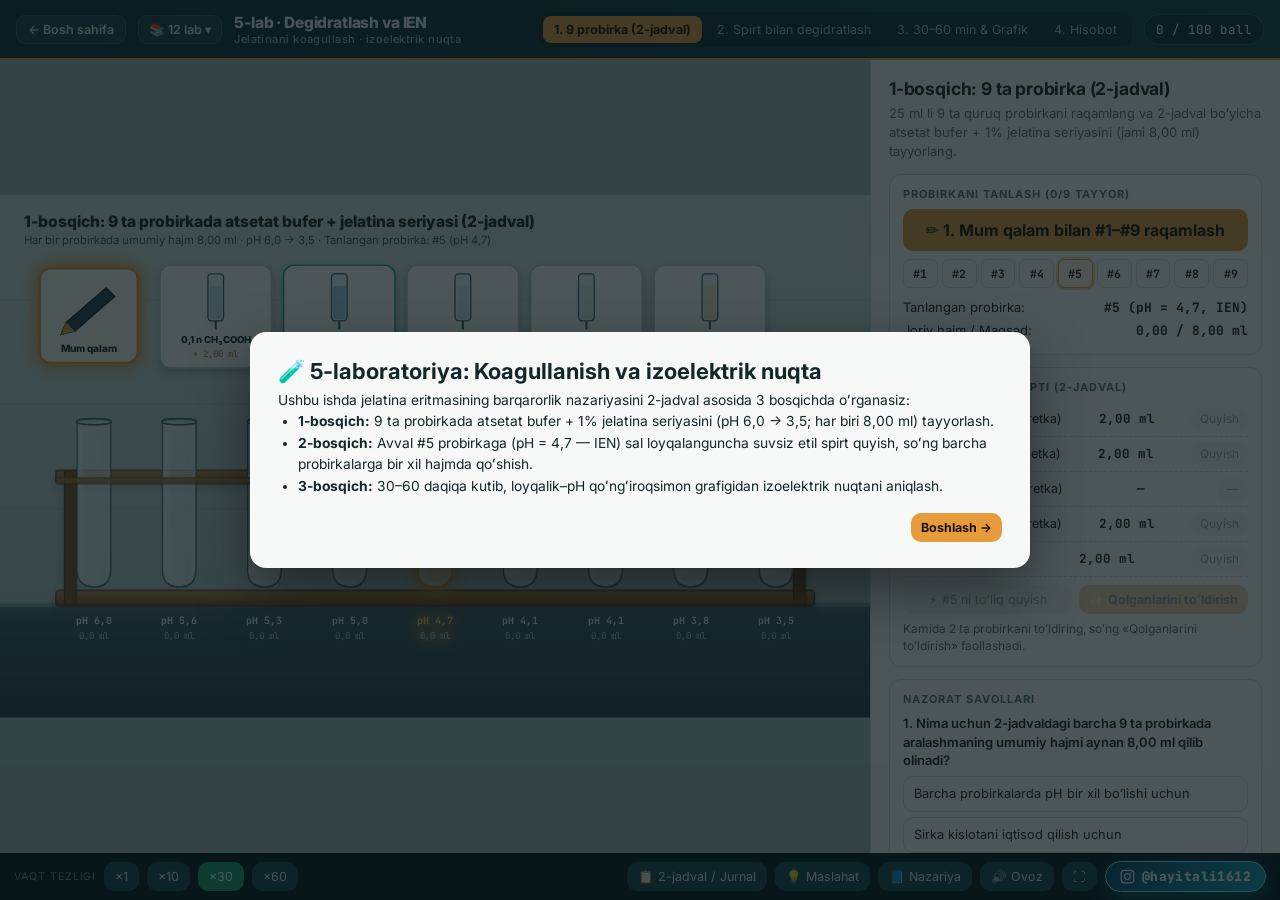
<file: labs/05-koagullanish.html>
<!doctype html>
<html lang="uz">
<head>
<meta charset="utf-8">
<meta name="viewport" content="width=device-width, initial-scale=1">
<meta name="author" content="Qayumov Hayitali">
<meta name="description" content="5-laboratoriya ishi: Kolloid eritmalarning koagullanishi. Jelatinani atsetat bufer seriyasida suvsiz etil spirt bilan degidratlash va izoelektrik nuqtani (pH 4,7) aniqlash.">
<title>5-laboratoriya: Koagullanish va izoelektrik nuqta — Kolloid Kimyo</title>
<link rel="stylesheet" href="../assets/lab-core.css?v=5">
<style>
  .tube-pills { display:grid; grid-template-columns:repeat(9, 1fr); gap:4px; margin-bottom:8px; }
  .tube-pills button {
    padding:6px 2px; font-family:var(--mono); font-size:11.5px; font-weight:700;
    background:#fff; border:1.5px solid var(--line); border-radius:7px;
  }
  .tube-pills button.sel { border-color:var(--accent); background:#fff4df; color:#1b1204; }
  .tube-pills button.done { background:#e3f7ee; border-color:var(--ok); color:#126b47; }
  .tube-pills button.ien { box-shadow:0 0 0 2px rgba(232,155,60,.45); }
  .reag-row { display:flex; align-items:center; justify-content:space-between; gap:6px; padding:5px 0; border-bottom:1px dashed var(--line); font-size:12.5px; }
  .reag-row:last-child { border-bottom:none; }
  .reag-row b { font-family:var(--mono); }
  .reag-row button { padding:5px 9px; font-size:11.8px; }
  .pill-row { display:flex; gap:6px; flex-wrap:wrap; margin-top:6px; }
  .pill-row button { flex:1; min-width:80px; font-size:12.2px; padding:7px 6px; }
</style>
</head>
<body>
<header class="lab-head">
  <a class="home-link" href="../index.html">← Bosh sahifa</a>
  <div class="lab-switch-wrap" id="labSwitchWrap"></div>
  <div class="brand">5-lab · Degidratlash va IEN<small>Jelatinani koagullash · izoelektrik nuqta</small></div>
  <nav class="tabs" id="tabs"></nav>
  <div class="scorechip" id="chip">0 ball</div>
</header>

<main class="lab-main">
  <div id="stageWrap">
    <svg id="scene" viewBox="0 0 1000 600" preserveAspectRatio="xMidYMid meet"></svg>
  </div>
  <aside id="panel"></aside>
</main>

<footer class="lab-foot">
  <span class="lbl">VAQT TEZLIGI</span>
  <button data-sp="1">×1</button>
  <button data-sp="10">×10</button>
  <button data-sp="30">×30</button>
  <button data-sp="60">×60</button>
  <span class="sp"></span>
  <button id="btnTable">📋 2-jadval / Jurnal</button>
  <button id="btnHint">💡 Maslahat</button>
  <button id="btnTheory">📘 Nazariya</button>
  <button id="btnSnd">🔊 Ovoz</button>
  <button id="btnFull">⛶</button>
  <a class="ig-credit" href="https://instagram.com/hayitali1612" target="_blank" rel="noopener noreferrer" title="Instagram: @hayitali1612">hayitali1612</a>
</footer>

<div id="toasts"></div>
<div id="modal"><div class="card" id="modalCard"></div></div>

<script src="../assets/lab-core.js?v=5"></script>
<script>
"use strict";
const LAB_ID = 5;
const { el, clamp, lerp, f1, shuf, toast, modal, closeModal, svgChart, refsHTML } = LabUI;

/* ============ 2-JADVAL: ANIQ RETSEPT (9 TA PROBIRKA, HAR BIRI 8,00 ML) ============ */
const TABLE2 = [
  { id: 1, ac01: 0.12, naac: 2.0, ac10: 0.0, h2o: 3.88, gel: 2.0, pH: 6.0, charge: "−−−", maxTurb: 0,  floc: 0.00, desc: "Toʻliq tiniq (−)" },
  { id: 2, ac01: 0.25, naac: 2.0, ac10: 0.0, h2o: 3.75, gel: 2.0, pH: 5.6, charge: "−−",  maxTurb: 10, floc: 0.00, desc: "Juda zaif opalesensiya (+)" },
  { id: 3, ac01: 0.50, naac: 2.0, ac10: 0.0, h2o: 3.50, gel: 2.0, pH: 5.3, charge: "−",   maxTurb: 34, floc: 0.15, desc: "Oʻrtacha loyqalanish (++)" },
  { id: 4, ac01: 1.00, naac: 2.0, ac10: 0.0, h2o: 3.00, gel: 2.0, pH: 5.0, charge: "−",   maxTurb: 68, floc: 0.45, desc: "Kuchli loyqa + choʻkma (+++)" },
  { id: 5, ac01: 2.00, naac: 2.0, ac10: 0.0, h2o: 2.00, gel: 2.0, pH: 4.7, charge: "0 (IEN)", maxTurb: 98, floc: 1.00, desc: "Pagʻa-pagʻa choʻkma (++++, IEN)" },
  { id: 6, ac01: 4.00, naac: 2.0, ac10: 0.0, h2o: 0.00, gel: 2.0, pH: 4.1, charge: "+",   maxTurb: 66, floc: 0.42, desc: "Kuchli loyqa + choʻkma (+++)" },
  { id: 7, ac01: 0.00, naac: 2.0, ac10: 0.8, h2o: 3.20, gel: 2.0, pH: 4.1, charge: "+",   maxTurb: 62, floc: 0.38, desc: "Kuchli loyqa + choʻkma (+++)" },
  { id: 8, ac01: 0.00, naac: 2.0, ac10: 1.6, h2o: 2.40, gel: 2.0, pH: 3.8, charge: "++",  maxTurb: 28, floc: 0.10, desc: "Oʻrtacha loyqalanish (++)" },
  { id: 9, ac01: 0.00, naac: 2.0, ac10: 3.2, h2o: 0.80, gel: 2.0, pH: 3.5, charge: "+++", maxTurb: 0,  floc: 0.00, desc: "Toʻliq tiniq (−)" }
];

/* ============ HOLAT (STATE) ============ */
const S = {
  stage: 0, // 0: 9 probirka tayyorlash, 1: Suvsiz spirt, 2: 30-60 min kuzatuv va grafik, 3: Hisobot
  speed: 30,
  numbered: false,
  selTube: 5, // 1..9
  manualFilledCount: 0,
  tubes: TABLE2.map(r => ({
    id: r.id,
    ac01: false, naac: false, ac10: false, h2o: false, gel: false,
    etMl: 0,
    swirled: false
  })),
  // Stage 2: Etanol
  etThreshold: 4.6, // #5 probirkada dastlabki sal loyqalanish hajmi (ml)
  etRecorded: null, // qayd etilgan spirt hajmi (ml)
  etAllDone: false,
  pourAnim: null,   // { tubeId, color, t }
  // Stage 3: 30-60 min kutish va tahlil
  agingRun: false,
  agingMin: 0,      // 0..60 daqiqa
  inspectTube: 5,
  ienGuess: null,
  ienOk: false,
  clearGuess: null,
  clearOk: false,
  q: { s1: {}, s2: {}, s3: {} },
  quiz: {}
};

function tubeFilled(t) {
  const r = TABLE2[t.id - 1];
  const needAc01 = r.ac01 > 0 ? t.ac01 : true;
  const needAc10 = r.ac10 > 0 ? t.ac10 : true;
  const needH2o = r.h2o > 0 ? t.h2o : true;
  return needAc01 && t.naac && needAc10 && needH2o && t.gel;
}

function tubeVol(t) {
  const r = TABLE2[t.id - 1];
  let v = 0;
  if (t.ac01) v += r.ac01;
  if (t.naac) v += r.naac;
  if (t.ac10) v += r.ac10;
  if (t.h2o) v += r.h2o;
  if (t.gel) v += r.gel;
  return v + t.etMl;
}

function allTubesPrepared() {
  return S.numbered && S.tubes.every(tubeFilled);
}

// Har bir probirkadagi joriy loyqalik (0..100)
function getTubeTurbidity(id) {
  const t = S.tubes[id - 1];
  const r = TABLE2[id - 1];
  if (t.etMl <= 0) return 0;
  // 2-bosqichda #5 probirkada dastlabki sal loyqalanish (spirt >= 4.4 ml)
  const initialFaint = id === 5 && t.etMl >= S.etThreshold - 0.2
    ? clamp((t.etMl - (S.etThreshold - 0.4)) * 18, 0, 26)
    : 0;
  if (S.agingMin <= 0) return initialFaint;
  // 3-bosqich: 0..60 min davomida rivojlanish
  const speedFactor = id === 5 ? 1.45 : (id === 4 || id === 6 || id === 7) ? 1.05 : 0.78;
  const prog = clamp(1 - Math.exp(-(S.agingMin / 22) * speedFactor), 0, 1);
  // Agar spirt yetarli quyilgan bo'lsa (kamida 4.2 ml)
  const etScale = clamp(t.etMl / S.etThreshold, 0, 1.15);
  return clamp(Math.max(initialFaint, r.maxTurb * prog * etScale), 0, 100);
}

function getTubeFloc(id) {
  const r = TABLE2[id - 1];
  if (S.agingMin < 12 || S.tubes[id - 1].etMl < 3.5) return 0;
  const prog = clamp((S.agingMin - 12) / 38, 0, 1);
  return r.floc * prog;
}

/* ============ SAVOLLAR ============ */
const STAGE_QS = {
  0: [
    {
      id: "s1q1",
      p: "1. Nima uchun 2-jadvaldagi barcha 9 ta probirkada aralashmaning umumiy hajmi aynan 8,00 ml qilib olinadi?",
      opts: [
        "Barcha probirkalarda jelatina konsentratsiyasi (0,25%) bir xil boʻlishini taʼminlash uchun",
        "Probirka hajmi 8 ml dan oshmasligi uchun",
        "Barcha probirkalarda pH bir xil boʻlishi uchun",
        "Sirka kislotani iqtisod qilish uchun"
      ],
      ok: 0
    },
    {
      id: "s1q2",
      p: "2. 0,1 n / 1,0 n sirka kislota (CH₃COOH) va 0,1 n natriy atsetat (CH₃COONa) aralashmasi qanday vazifani bajaradi?",
      opts: [
        "pH qiymati 6,0 dan 3,5 gacha aniq oʻzgaruvchi atsetat bufer sistemasini hosil qiladi",
        "Jelatinani oksidlab parchalaydi",
        "Jelatina uchun degidratlovchi modda boʻlib xizmat qiladi",
        "Faqat eritma rangini oʻzgartiradi"
      ],
      ok: 0
    }
  ],
  1: [
    {
      id: "s2q1",
      p: "1. Suvsiz etil spirtni qoʻshishda nima sababdan aynan #5 probirkadan (pH = 4,7) boshlanadi?",
      opts: [
        "pH = 4,7 jelatinaning izoelektrik nuqtasi boʻlib, unda zarracha zaryadsiz va eng kam spirtda loyqalanadi",
        "5-probirkada jelatina konsentratsiyasi eng yuqori",
        "5-probirkada suv eng koʻp solingan",
        "Tartibning ahamiyati yoʻq, ixtiyoriy tanlangan"
      ],
      ok: 0
    },
    {
      id: "s2q2",
      p: "2. Suvsiz etil spirt gidrofil jelatina zoliga qanday taʼsir koʻrsatadi?",
      opts: [
        "Suvni oʻziga tortib, jelatina makromolekulalari atrofidagi gidrat qobiqni buzadi (degidratlaydi)",
        "Jelatina makromolekulalariga qoʻshimcha elektr zaryad beradi",
        "pH qiymatini 7,0 ga tenglashtiradi",
        "Jelatinani kimyoviy gidroliz qiladi"
      ],
      ok: 0
    }
  ],
  2: [
    {
      id: "s3q1",
      p: "1. Nima uchun #1 (pH 6,0) va #9 (pH 3,5) probirkalardagi eritmalar spirt bilan degidratlanganda ham tiniq qoldi?",
      opts: [
        "Izoelektrik nuqtadan uzoqda jelatina zarrachalari katta (− yoki +) elektr zaryadga ega boʻlib, oʻzaro itarilish ularni barqaror tutadi",
        "Ularga spirt qoʻshilmagan",
        "Ularda jelatina umuman yoʻq",
        "pH 6,0 va 3,5 da spirt bugʻlanib ketadi"
      ],
      ok: 0
    },
    {
      id: "s3q2",
      p: "2. Jelatina makromolekulasi pH < 4,7 (kislotali) va pH > 4,7 (kam kislotali) muhitlarda qanday zaryadlanadi?",
      opts: [
        "pH < 4,7 da musbat (+, −NH₃⁺ ustun), pH > 4,7 da manfiy (−, −COO⁻ ustun)",
        "Har ikkala muhitda ham manfiy (−)",
        "pH < 4,7 da manfiy (−), pH > 4,7 da musbat (+)",
        "pH oʻzgarganda zaryad oʻzgarmaydi"
      ],
      ok: 0
    }
  ]
};

const QUIZ = [
  {
    id: "q1",
    p: "1. Gidrofil kolloidlarning (masalan, jelatina, oqsil) agregativ barqarorligi qaysi ikki asosiy omilga bogʻliq?",
    opts: [
      "Zarrachaning elektr zaryadi va uning atrofidagi gidrat (solvat) qobiqqa",
      "Faqat zarracha rangiga va zichligiga",
      "Faqat probirka diametriga va yorugʻlikka",
      "Faqat Braun harakatiga"
    ],
    ok: 0
  },
  {
    id: "q2",
    p: "2. Amfolit (oqsil, jelatina) zarrachasining umumiy elektr zaryadi nolga teng boʻladigan pH qiymati nima deyiladi?",
    opts: ["Izoelektrik nuqta (IEN)", "Koagullanish ostonasi", "Ekvivalent nuqta", "Kritik mitsella konsentratsiyasi"],
    ok: 0
  },
  {
    id: "q3",
    p: "3. 2-jadval boʻyicha jelatinaning izoelektrik nuqtasi qaysi probirkada va qaysi pH da kuzatildi?",
    opts: ["5-probirka, pH = 4,7", "1-probirka, pH = 6,0", "9-probirka, pH = 3,5", "2-probirka, pH = 5,6"],
    ok: 0
  },
  {
    id: "q4",
    p: "4. Izoelektrik nuqtada (pH = 4,7) spirt qoʻshilmasdan oldin jelatina zoli nima hisobiga barqaror turadi?",
    opts: [
      "Faqat gidrat qobiq (gidratlanish) hisobiga, chunki elektr zaryadi nolga teng",
      "Kuchli musbat zaryad hisobiga",
      "Kuchli manfiy zaryad hisobiga",
      "Elektrolitlar yoʻqligi sababli"
    ],
    ok: 0
  },
  {
    id: "q5",
    p: "5. Degidratlashdan 30–60 min oʻtgach #3, #4, #6, #7 probirkalarda ham asta-sekin loyqalanish va choʻkish yuz berishining sababi nima?",
    opts: [
      "IEN ga yaqin boʻlgani uchun zaryad kichik, gidrat qobiq buzilgach eritmadagi elektrolitlar taʼsirida koagullanadi",
      "Ularga spirt 2 baravar koʻp quyilgan",
      "Ularda harorat 100 °C ga koʻtarilgan",
      "Sirka kislota jelatinani eritib yuborgan"
    ],
    ok: 0
  }
];

/* ============ BALLAR HISOBI (0..100) ============ */
function total() {
  // Stage 1: 20 amaliy + 6 savol = 26
  const filledCnt = S.tubes.filter(tubeFilled).length;
  let p1 = (S.numbered ? 4 : 0) + Math.round((filledCnt / 9) * 16);
  let q1 = STAGE_QS[0].reduce((a, q) => a + (S.q.s1[q.id] === q.ok ? 3 : 0), 0);

  // Stage 2: 18 amaliy + 6 savol = 24
  let p2 = (S.etRecorded !== null ? 9 : 0) + (S.etAllDone ? 9 : 0);
  let q2 = STAGE_QS[1].reduce((a, q) => a + (S.q.s2[q.id] === q.ok ? 3 : 0), 0);

  // Stage 3: 24 amaliy + 6 savol = 30
  let p3 = (S.agingMin >= 30 ? 8 : Math.round((S.agingMin / 30) * 8)) + (S.ienOk ? 8 : 0) + (S.clearOk ? 8 : 0);
  let q3 = STAGE_QS[2].reduce((a, q) => a + (S.q.s3[q.id] === q.ok ? 3 : 0), 0);

  // Quiz: 5 * 4 = 20
  let qz = QUIZ.reduce((a, q) => a + (S.quiz[q.id] === q.ok ? 4 : 0), 0);
  const tot = p1 + q1 + p2 + q2 + p3 + q3 + qz;
  return { p1, q1, p2, q2, p3, q3, qz, tot };
}

function stageDone(i) {
  if (i === 0) return allTubesPrepared() && STAGE_QS[0].every(q => S.q.s1[q.id] === q.ok);
  if (i === 1) return S.etAllDone && STAGE_QS[1].every(q => S.q.s2[q.id] === q.ok);
  if (i === 2) return S.agingMin >= 30 && S.ienOk && S.clearOk && STAGE_QS[2].every(q => S.q.s3[q.id] === q.ok);
  return false;
}

const TAB_NAMES = ["1. 9 probirka (2-jadval)", "2. Spirt bilan degidratlash", "3. 30–60 min & Grafik", "4. Hisobot"];
function renderTabs() {
  const t = total();
  const doneAll = stageDone(0) && stageDone(1) && stageDone(2) && QUIZ.every(q => S.quiz[q.id] !== undefined);
  el("chip").textContent = `${t.tot} / 100 ball`;
  el("tabs").innerHTML = TAB_NAMES.map((nm, i) => {
    const cls = [S.stage === i ? "cur" : "", (i < 3 && stageDone(i)) || (i === 3 && doneAll) ? "done" : ""].join(" ");
    return `<button class="${cls}" onclick="goStage(${i})">${nm}</button>`;
  }).join("");
  LabProgress.save(LAB_ID, t.tot, doneAll || t.tot >= 75);
}

window.goStage = function(i) {
  if (i === 1 && !allTubesPrepared()) {
    SFX.play("warn");
    return toast("Avval 1-bosqichda barcha 9 ta probirkani 2-jadval boʻyicha toʻldiring!", "warn");
  }
  if (i === 2 && !S.etAllDone) {
    SFX.play("warn");
    return toast("Avval 2-bosqichda barcha 9 ta probirkaga suvsiz etil spirt quying!", "warn");
  }
  SFX.play("click");
  S.stage = i;
  if (i === 1) S.selTube = 5;
  renderAll();
};

/* ============ ANIMATSIYA (requestAnimationFrame) ============ */
let lastTs = performance.now();
let animPhase = 0;

function tick(now) {
  const dt = Math.min(0.08, (now - lastTs) / 1000);
  lastTs = now;
  animPhase += dt;

  if (S.pourAnim) {
    S.pourAnim.t += dt;
    if (S.pourAnim.t > 0.65) S.pourAnim = null;
  }

  let quickUpdate = false;
  if (S.agingRun && S.agingMin < 60) {
    const prevMin = Math.floor(S.agingMin);
    S.agingMin = clamp(S.agingMin + dt * (S.speed / 8), 0, 60);
    if (Math.floor(S.agingMin) !== prevMin) quickUpdate = true;
    if (S.agingMin >= 60) {
      S.agingRun = false;
      SFX.play("bell");
      toast("60 daqiqa oʻtdi! 5-probirkada pagʻa-pagʻa choʻkma, #1 va #9 esa toʻliq tiniq!", "ok", 4500);
      quickUpdate = true;
    }
  }

  updateSceneLive();
  if (quickUpdate) {
    const clk = el("agingClock");
    if (clk) clk.innerHTML = `${Math.floor(S.agingMin)} min<small>Kutish vaqti (30–60 min)</small>`;
    if (S.stage === 2 && (Math.floor(S.agingMin) % 5 === 0 || S.agingMin >= 60)) {
      renderPanel();
    }
    renderTabs();
  }
  requestAnimationFrame(tick);
}

/* ============ SVG SAHNA ============ */
function commonDefs() {
  return `<defs>
    <linearGradient id="wallG" x1="0" y1="0" x2="0" y2="1">
      <stop offset="0%" stop-color="#d5e3e1"/><stop offset="100%" stop-color="#b4c9c6"/>
    </linearGradient>
    <linearGradient id="benchG" x1="0" y1="0" x2="0" y2="1">
      <stop offset="0%" stop-color="#5d787d"/><stop offset="14%" stop-color="#445d62"/><stop offset="100%" stop-color="#2a3d40"/>
    </linearGradient>
    <linearGradient id="woodG" x1="0" y1="0" x2="0" y2="1">
      <stop offset="0%" stop-color="#c69158"/><stop offset="50%" stop-color="#9f6d3a"/><stop offset="100%" stop-color="#7a5126"/>
    </linearGradient>
    <linearGradient id="glassG" x1="0" y1="0" x2="1" y2="0">
      <stop offset="0%" stop-color="#ffffff" stop-opacity="0.62"/>
      <stop offset="25%" stop-color="#ffffff" stop-opacity="0.1"/>
      <stop offset="80%" stop-color="#dff2f5" stop-opacity="0.08"/>
      <stop offset="100%" stop-color="#ffffff" stop-opacity="0.48"/>
    </linearGradient>
    <linearGradient id="liqClear" x1="0" y1="0" x2="0" y2="1">
      <stop offset="0%" stop-color="#d7f3fa" stop-opacity="0.72"/><stop offset="100%" stop-color="#a8deee" stop-opacity="0.82"/>
    </linearGradient>
    <filter id="shd" x="-10%" y="-10%" width="120%" height="130%">
      <feDropShadow dx="0" dy="5" stdDeviation="5" flood-color="#091d20" flood-opacity="0.24"/>
    </filter>
  </defs>
  <rect x="0" y="0" width="1000" height="474" fill="url(#wallG)"/>
  <g opacity="0.2" stroke="#5d7c7e" stroke-width="1">
    <line x1="0" y1="120" x2="1000" y2="120"/><line x1="0" y1="240" x2="1000" y2="240"/><line x1="0" y1="360" x2="1000" y2="360"/>
  </g>
  <rect x="0" y="470" width="1000" height="130" fill="url(#benchG)"/>
  <rect x="0" y="468" width="1000" height="5" fill="#81a1a5"/>`;
}

// 9 ta probirka joylashuvi: x = 100 + (i)*94, i=0..8 -> 100..852
function tubeX(id) { return 108 + (id - 1) * 98; }

function renderRackSVG(showCharge, clickFn) {
  let tubesHtml = "";
  TABLE2.forEach((r, idx) => {
    const id = r.id;
    const t = S.tubes[idx];
    const x = tubeX(id);
    const v = tubeVol(t);
    const liqH = clamp((v / 16) * 140, 0, 146);
    const liqY = 444 - liqH;
    const isSel = (S.stage === 0 || S.stage === 1) ? S.selTube === id : S.inspectTube === id;
    const isDone = S.stage === 0 ? tubeFilled(t) : (S.stage === 1 ? t.etMl > 0 : false);

    tubesHtml += `<g class="clk ${isSel ? "glow" : ""}" onclick="${clickFn}(${id})">
      <!-- Probirka tanasi -->
      <path d="M${x - 19},260 L${x - 19},430 Q${x - 19},450 ${x},450 Q${x + 19},450 ${x + 19},430 L${x + 19},260" fill="#f1fafc" fill-opacity="0.58" stroke="${isSel ? "#e89b3c" : "#44656b"}" stroke-width="${isSel ? 2.8 : 2}"/>
      <clipPath id="tc${id}">
        <path d="M${x - 17},262 L${x - 17},429 Q${x - 17},448 ${x},448 Q${x + 17},448 ${x + 17},429 L${x + 17},262 Z"/>
      </clipPath>
      <g clip-path="url(#tc${id})">
        <!-- Tiniq suyuqlik -->
        <rect id="tLiq${id}" x="${x - 18}" y="${liqY.toFixed(1)}" width="36" height="${(liqH + 8).toFixed(1)}" fill="url(#liqClear)"/>
        <!-- Loyqalik qatlami (oq-sutli) -->
        <rect id="tTurb${id}" x="${x - 18}" y="${liqY.toFixed(1)}" width="36" height="${(liqH + 8).toFixed(1)}" fill="#ffffff" opacity="0"/>
        <!-- Pag'a-pag'a cho'kma guruhi -->
        <g id="tFloc${id}"></g>
      </g>
      <!-- Menisk va shisha yaltirashi -->
      ${v > 0 ? `<ellipse cx="${x}" cy="${liqY.toFixed(1)}" rx="16.5" ry="3" fill="#e5f8fd" stroke="#62a8be" stroke-width="0.9"/>` : ""}
      <path d="M${x - 19},260 L${x - 19},430 Q${x - 19},450 ${x},450 Q${x + 19},450 ${x + 19},430 L${x + 19},260" fill="url(#glassG)"/>
      <ellipse cx="${x}" cy="260" rx="20" ry="3.5" fill="none" stroke="#44656b" stroke-width="1.8"/>

      <!-- Mum qalam raqami -->
      ${S.numbered ? `
        <rect x="${x - 12}" y="274" width="24" height="18" rx="4" fill="${id === 5 ? "#fff1d0" : "#ffffff"}" fill-opacity="0.9" stroke="${id === 5 ? "#d18224" : "#89a5a8"}" stroke-width="1"/>
        <text x="${x}" y="287" text-anchor="middle" font-family="var(--mono)" font-size="11.5" font-weight="800" fill="${id === 5 ? "#8a4e00" : "#132629"}">#${id}</text>
      ` : ""}

      <!-- pH va hajm yorlig'i -->
      <text x="${x}" y="492" text-anchor="middle" font-family="var(--mono)" font-size="11.5" font-weight="700" fill="${id === 5 ? "#ffcf73" : "#edf5f4"}">pH ${f1(r.pH, 1)}</text>
      <text x="${x}" y="510" text-anchor="middle" font-family="var(--mono)" font-size="10.5" fill="#bdd4d1">${f1(v, 1)} ml ${isDone ? "✓" : ""}</text>

      <!-- Zaryad / loyqalik indikatori -->
      ${showCharge ? `
        <rect x="${x - 24}" y="520" width="48" height="22" rx="6" fill="${id === 5 ? "#e89b3c" : "#1a3c42"}" stroke="${id === 5 ? "#fff0cf" : "#446a70"}"/>
        <text x="${x}" y="535" text-anchor="middle" font-family="var(--mono)" font-size="10.5" font-weight="800" fill="${id === 5 ? "#1b1204" : "#a9ded8"}">${id === 5 ? "0 IEN" : r.charge}</text>
        <text id="tPct${id}" x="${x}" y="558" text-anchor="middle" font-family="var(--mono)" font-size="10.5" font-weight="700" fill="#ffe7bd">0%</text>
      ` : ""}
    </g>`;
  });

  // Yog'och shtativ (orqa va old taxtalar)
  return `<g filter="url(#shd)">
    <rect x="64" y="454" width="872" height="18" rx="4" fill="url(#woodG)" stroke="#593816" stroke-width="1.5"/>
    <rect x="64" y="316" width="872" height="14" rx="3" fill="url(#woodG)" stroke="#593816" stroke-width="1.4" opacity="0.92"/>
    <rect x="74" y="316" width="14" height="154" fill="#825529" stroke="#593816"/>
    <rect x="912" y="316" width="14" height="154" fill="#825529" stroke="#593816"/>
  </g>
  ${tubesHtml}
  <!-- Shtativ oldingi chegarasi (probirkalar teshikdan o'tgan effekti) -->
  <rect x="64" y="324" width="872" height="7" rx="2" fill="#b47e45" stroke="#593816" stroke-width="1" opacity="0.88"/>`;
}

function buildScene1() {
  const bx = tubeX(S.selTube);
  return `${commonDefs()}
  <text x="28" y="36" font-size="18" font-weight="800" fill="#132629">1-bosqich: 9 ta probirkada atsetat bufer + jelatina seriyasi (2-jadval)</text>
  <text x="28" y="56" font-size="13" fill="#3b5a5e">Har bir probirkada umumiy hajm 8,00 ml · pH 6,0 → 3,5 · Tanlangan probirka: #${S.selTube} (pH ${f1(TABLE2[S.selTube - 1].pH, 1)})</text>

  <!-- Yuqori qator: Mum qalam + 3 byuretka + 2 pipetka -->
  <g class="clk ${!S.numbered ? "glow" : ""}" onclick="actNum()" transform="translate(46,84)" filter="url(#shd)">
    <rect x="0" y="0" width="112" height="108" rx="12" fill="#fffaf0" stroke="${S.numbered ? "#1f9d6b" : "#e89b3c"}" stroke-width="2"/>
    <path d="M30,62 L76,22 L86,32 L40,72 L24,76 Z" fill="#2c4a52" stroke="#132629" stroke-width="1.4"/>
    <polygon points="24,76 30,62 40,72" fill="#e89b3c"/>
    <text x="56" y="96" text-anchor="middle" font-size="11.5" font-weight="800" fill="#132629">${S.numbered ? "✓ Raqamlandi" : "Mum qalam"}</text>
  </g>

  ${[
    { k: "ac01", x: 184, lbl: "0,1 n CH₃COOH", sub: "Byuretka 1", col: "#c8e6f5" },
    { k: "ac10", x: 326, lbl: "1,0 n CH₃COOH", sub: "Byuretka 2", col: "#a8d8f0" },
    { k: "h2o",  x: 468, lbl: "Distill. H₂O",  sub: "Byuretka 3", col: "#d9f4fb" },
    { k: "naac", x: 610, lbl: "0,1 n CH₃COONa", sub: "Pipetka (2 ml)", col: "#e0f2e6" },
    { k: "gel",  x: 752, lbl: "1% Jelatina",    sub: "Pipetka (2 ml)", col: "#f7eccb" }
  ].map(b => {
    const r = TABLE2[S.selTube - 1];
    const t = S.tubes[S.selTube - 1];
    const amt = r[b.k];
    const done = amt === 0 || t[b.k];
    const active = S.numbered && amt > 0 && !t[b.k];
    return `<g class="clk ${active ? "glow" : ""}" onclick="addReag('${b.k}')" transform="translate(${b.x},80)" filter="url(#shd)">
      <rect x="0" y="0" width="128" height="118" rx="12" fill="#ffffff" stroke="${done ? "#1f9d6b" : active ? "#e89b3c" : "#b8ccc9"}" stroke-width="${active ? 2.4 : 1.6}"/>
      <!-- Byuretka/Pipetka ikonkasi -->
      <rect x="55" y="10" width="18" height="54" rx="4" fill="#eef8fa" stroke="#45676d" stroke-width="1.5"/>
      <rect x="57" y="24" width="14" height="38" rx="2" fill="${b.col}"/>
      <line x1="64" y1="64" x2="64" y2="74" stroke="#45676d" stroke-width="2.5"/>
      <text x="64" y="90" text-anchor="middle" font-size="11" font-weight="800" fill="#132629">${b.lbl}</text>
      <text x="64" y="106" text-anchor="middle" font-family="var(--mono)" font-size="10.5" fill="${amt === 0 ? "#8aa1a4" : done ? "#1f9d6b" : "#b86b00"}">${amt === 0 ? "kerak emas (—)" : done ? `✓ ${f1(amt, 2)} ml` : `+ ${f1(amt, 2)} ml`}</text>
    </g>`;
  }).join("")}

  <!-- Tanlangan probirka ko'rsatkichi -->
  <polygon points="${bx},246 ${bx - 9},232 ${bx + 9},232" fill="#e89b3c"/>
  <g id="pourDrops"></g>

  ${renderRackSVG(false, "selectTube")}
  `;
}

function buildScene2() {
  const bx = tubeX(S.selTube);
  const t = S.tubes[S.selTube - 1];
  return `${commonDefs()}
  <text x="28" y="36" font-size="18" font-weight="800" fill="#132629">2-bosqich: Suvsiz etil spirt (C₂H₅OH) bilan degidratlash</text>
  <text x="28" y="56" font-size="13" fill="#3b5a5e">${S.etRecorded === null ? "Avval #5 probirkaga (pH 4,7 — IEN) sal loyqalanish paydo boʻlguncha spirt tomizing!" : `Qayd etilgan spirt hajmi: ${f1(S.etRecorded, 1)} ml — qolgan barcha probirkalarga bir xil hajmda quying!`}</text>

  <!-- Harakatlanuvchi 25 ml spirt byuretkasi (tanlangan probirka ustida) -->
  <g class="clk glow" onclick="dripEthanol()" transform="translate(${bx - 28},74)" filter="url(#shd)">
    <rect x="20" y="0" width="16" height="148" rx="3" fill="#eef9fb" stroke="#3c5e64" stroke-width="2"/>
    <rect x="22" y="${26 + Math.min(90, t.etMl * 10)}" width="12" height="${Math.max(10, 120 - Math.min(90, t.etMl * 10))}" fill="#e6f5ff" opacity="0.88"/>
    <!-- Shkala chiziqlari -->
    <g stroke="#3c5e64" stroke-width="1">
      <line x1="20" y1="28" x2="28" y2="28"/><line x1="20" y1="52" x2="28" y2="52"/>
      <line x1="20" y1="76" x2="28" y2="76"/><line x1="20" y1="100" x2="28" y2="100"/><line x1="20" y1="124" x2="28" y2="124"/>
    </g>
    <!-- Jo'mrak -->
    <rect x="10" y="148" width="36" height="8" rx="3" fill="#e89b3c" stroke="#6e4107"/>
    <path d="M25,156 L31,156 L29,176 L27,176 Z" fill="#eef9fb" stroke="#3c5e64" stroke-width="1.5"/>
    <!-- Yorliq -->
    <rect x="-42" y="16" width="58" height="44" rx="7" fill="#0f2e33"/>
    <text x="-13" y="34" text-anchor="middle" font-size="10" font-weight="800" fill="#ffcf73">C₂H₅OH</text>
    <text x="-13" y="50" text-anchor="middle" font-family="var(--mono)" font-size="11" font-weight="700" fill="#8df5c3">${f1(t.etMl, 1)} ml</text>
  </g>

  <g id="pourDrops"></g>

  ${renderRackSVG(false, "selectTube2")}
  `;
}

function buildScene3() {
  return `${commonDefs()}
  <text x="28" y="36" font-size="18" font-weight="800" fill="#132629">3-bosqich: 30–60 daqiqa kuzatuv — loyqalik va pagʻa-pagʻa choʻkma</text>
  <text x="28" y="56" font-size="13" fill="#3b5a5e">Vaqt oʻtishi bilan #5 (pH 4,7) da kuchli choʻkma, #3,#4,#6,#7 da oʻrtacha loyqalik, #1 va #9 da esa toʻliq tiniqlik saqlanadi</text>

  <!-- Raqamli laboratoriya taymeri + molekula sxemasi -->
  <g transform="translate(64,84)" filter="url(#shd)">
    <rect x="0" y="0" width="236" height="122" rx="14" fill="#183036" stroke="#0d1d21" stroke-width="2"/>
    <text x="118" y="26" text-anchor="middle" font-size="11" font-weight="700" fill="#8db4ba">KUTISH TAYMERI (30–60 MIN)</text>
    <text id="svgTimerTxt" x="118" y="68" text-anchor="middle" font-family="var(--mono)" font-size="34" font-weight="800" fill="#8df5c3">${String(Math.floor(S.agingMin)).padStart(2, "0")}:00</text>
    <g class="clk" onclick="toggleAging()">
      <rect x="38" y="82" width="160" height="28" rx="8" fill="${S.agingRun ? "#1f9d6b" : "#e89b3c"}"/>
      <text x="118" y="100" text-anchor="middle" font-size="12" font-weight="800" fill="${S.agingRun ? "#fff" : "#1b1204"}">${S.agingRun ? "⏸ PAUZA" : S.agingMin >= 60 ? "↺ QAYTA KUZATISH" : "▶ VAQTNI BOSHLASH"}</text>
    </g>
  </g>

  <!-- Gidrofil barqarorlik sxemasi -->
  <g transform="translate(328,84)" filter="url(#shd)">
    <rect x="0" y="0" width="608" height="122" rx="14" fill="#ffffff" fill-opacity="0.94" stroke="#c3d8d5" stroke-width="1.6"/>
    <text x="304" y="24" text-anchor="middle" font-size="12.5" font-weight="800" fill="#0f2e33">Jelatina makromolekulalarining pH ga bogʻliq holati (degidratlashdan keyin)</text>
    <!-- pH > 4.7 -->
    <circle cx="102" cy="70" r="22" fill="#4696c4" opacity="0.22" stroke="#1e6e9c" stroke-width="2"/>
    <text x="102" y="75" text-anchor="middle" font-size="15" font-weight="800" fill="#134c6e">− − −</text>
    <text x="102" y="108" text-anchor="middle" font-size="10.5" font-weight="700" fill="#35585c">pH 6,0 (#1): −COO⁻ (tiniq)</text>
    <!-- pH = 4.7 IEN -->
    <circle cx="304" cy="70" r="22" fill="#e89b3c" opacity="0.32" stroke="#b56c0e" stroke-width="2.2"/>
    <circle cx="294" cy="64" r="5" fill="#fff" stroke="#a66208"/><circle cx="313" cy="74" r="6" fill="#fff" stroke="#a66208"/><circle cx="303" cy="79" r="5" fill="#fff" stroke="#a66208"/>
    <text x="304" y="108" text-anchor="middle" font-size="10.5" font-weight="800" fill="#9c5500">pH 4,7 (#5 IEN): Zaryad = 0 (CHOʻKMA!)</text>
    <!-- pH < 4.7 -->
    <circle cx="506" cy="70" r="22" fill="#d64545" opacity="0.2" stroke="#b52d2d" stroke-width="2"/>
    <text x="506" y="75" text-anchor="middle" font-size="15" font-weight="800" fill="#8c1a1a">+ + +</text>
    <text x="506" y="108" text-anchor="middle" font-size="10.5" font-weight="700" fill="#35585c">pH 3,5 (#9): −NH₃⁺ (tiniq)</text>
  </g>

  ${renderRackSVG(true, "inspectTube3")}
  `;
}

function buildSceneReport() {
  const t = total();
  return `${commonDefs()}
  <rect x="70" y="54" width="860" height="390" rx="20" fill="#ffffff" fill-opacity="0.95" stroke="#c5d8d5" stroke-width="2" filter="url(#shd)"/>
  <text x="500" y="102" text-anchor="middle" font-size="22" font-weight="800" fill="#0f2e33">5-LABORATORIYA ISHI NATIJALARI</text>
  <text x="500" y="128" text-anchor="middle" font-size="14" fill="#587276">Jelatinani degidratlash yoʻli bilan koagullash · Izoelektrik nuqta</text>

  <!-- 9 ta probirkaning yakuniy vizual ustunlari -->
  <g transform="translate(120,164)">
    ${TABLE2.map((r, i) => {
      const tb = getTubeTurbidity(r.id);
      const h = Math.max(4, tb * 1.45);
      const x = i * 86;
      return `<rect x="${x + 16}" y="${160 - h}" width="38" height="${h}" rx="5" fill="${r.id === 5 ? "#e89b3c" : "#1b484f"}"/>
        <text x="${x + 35}" y="${154 - h}" text-anchor="middle" font-family="var(--mono)" font-size="11" font-weight="700" fill="#132629">${Math.round(tb)}%</text>
        <text x="${x + 35}" y="178" text-anchor="middle" font-family="var(--mono)" font-size="11.5" font-weight="700" fill="${r.id === 5 ? "#b56908" : "#132629"}">#${r.id}</text>
        <text x="${x + 35}" y="194" text-anchor="middle" font-size="10.5" fill="#587276">pH ${f1(r.pH, 1)}</text>`;
    }).join("")}
  </g>
  <text x="500" y="408" text-anchor="middle" font-family="var(--mono)" font-size="18" font-weight="800" fill="#0f2e33">IEN: pH = 4,7 (#5) · Umumiy ball: ${t.tot} / 100</text>`;
}

function renderScene() {
  const svg = el("scene");
  if (S.stage === 0) svg.innerHTML = buildScene1();
  else if (S.stage === 1) svg.innerHTML = buildScene2();
  else if (S.stage === 2) svg.innerHTML = buildScene3();
  else svg.innerHTML = buildSceneReport();
  updateSceneLive();
}

function updateSceneLive() {
  // Har bir probirkadagi loyqalik va pag'a-pag'a cho'kmani yangilash
  if (S.stage <= 2) {
    TABLE2.forEach(r => {
      const id = r.id;
      const tb = getTubeTurbidity(id);
      const fl = getTubeFloc(id);
      const turbEl = el(`tTurb${id}`);
      if (turbEl) turbEl.setAttribute("opacity", (tb / 100 * 0.92).toFixed(3));
      const pctEl = el(`tPct${id}`);
      if (pctEl) pctEl.textContent = `${Math.round(tb)}%`;

      const flEl = el(`tFloc${id}`);
      if (flEl) {
        if (fl > 0.04) {
          const x = tubeX(id);
          const cnt = Math.floor(4 + fl * 18);
          let html = "";
          // Cho'kma tagida oq qatlam
          const sedH = fl * 26;
          html += `<rect x="${x - 17}" y="${(448 - sedH).toFixed(1)}" width="34" height="${(sedH + 4).toFixed(1)}" fill="#fffdf6" opacity="0.95"/>`;
          // Sekin cho'kayotgan pag'a-pag'a iviqlar
          for (let i = 0; i < cnt; i++) {
            const sx = x - 12 + ((i * 19 + id * 7) % 24);
            const drop = ((animPhase * 8 + i * 23) % 72);
            const sy = 342 + drop * (0.65 + fl * 0.35);
            const rr = 2 + (i % 3) * 1.1;
            html += `<circle cx="${sx.toFixed(1)}" cy="${Math.min(443, sy).toFixed(1)}" r="${rr}" fill="#ffffff" stroke="#d5d0be" stroke-width="0.6" opacity="0.92"/>`;
          }
          flEl.innerHTML = html;
        } else {
          flEl.innerHTML = "";
        }
      }
    });

    // Tomchi animatsiyasi
    const dr = el("pourDrops");
    if (dr) {
      if (S.pourAnim) {
        const px = tubeX(S.pourAnim.tubeId);
        const py = lerp(246, 360, clamp(S.pourAnim.t / 0.65, 0, 1));
        dr.innerHTML = `<ellipse cx="${px}" cy="${py.toFixed(1)}" rx="3.5" ry="6" fill="${S.pourAnim.color}" stroke="#5b95aa" stroke-width="0.8"/>`;
      } else {
        dr.innerHTML = "";
      }
    }

    const st = el("svgTimerTxt");
    if (st) {
      const m = Math.floor(S.agingMin);
      const sec = Math.floor((S.agingMin - m) * 60);
      st.textContent = `${String(m).padStart(2, "0")}:${String(sec).padStart(2, "0")}`;
    }
  }
}

/* ============ AMALLAR ============ */
window.actNum = function() {
  if (S.numbered) return toast("Probirkalar allaqachon 1 dan 9 gacha raqamlangan.", "warn");
  S.numbered = true;
  SFX.play("paper");
  toast("Mum qalam bilan barcha 9 ta probirka #1–#9 raqamlandi!", "ok");
  renderAll();
};

window.selectTube = function(id) {
  S.selTube = id;
  SFX.play("click");
  renderAll();
};

window.addReag = function(key) {
  if (!S.numbered) return toast("Avval mum qalam bilan probirkalarni raqamlang!", "warn");
  const r = TABLE2[S.selTube - 1];
  const t = S.tubes[S.selTube - 1];
  if (r[key] === 0) return toast(`#${S.selTube} probirka uchun 2-jadvalda bu reaktiv kerak emas (—)!`, "warn");
  if (t[key]) return toast(`Bu reaktiv #${S.selTube} probirkaga allaqachon quyilgan.`, "warn");
  const wasFilled = tubeFilled(t);
  t[key] = true;
  S.pourAnim = { tubeId: S.selTube, color: key === "gel" ? "#f5e3aa" : "#bceaf7", t: 0 };
  SFX.play(key === "gel" || key === "naac" ? "pipette" : "pour");
  if (!wasFilled && tubeFilled(t)) {
    S.manualFilledCount++;
    SFX.play("ok");
    toast(`#${S.selTube} probirka (pH ${f1(r.pH, 1)}) toʻliq 8,00 ml ga toʻldirildi!`, "ok");
  }
  renderAll();
};

window.fillOneQuick = function(id) {
  if (!S.numbered) S.numbered = true;
  const r = TABLE2[id - 1];
  const t = S.tubes[id - 1];
  if (r.ac01 > 0) t.ac01 = true;
  t.naac = true;
  if (r.ac10 > 0) t.ac10 = true;
  if (r.h2o > 0) t.h2o = true;
  t.gel = true;
  S.pourAnim = { tubeId: id, color: "#f5e3aa", t: 0 };
  SFX.play("pour");
  toast(`#${id} probirka 2-jadval boʻyicha 8,00 ml qilib tayyorlandi.`, "ok");
  renderAll();
};

window.fillRestAuto = function() {
  if (!S.numbered) return toast("Avval mum qalam bilan raqamlang!", "warn");
  const filledCnt = S.tubes.filter(tubeFilled).length;
  if (filledCnt < 2) return toast("Avval kamida 2 ta probirkani (jumladan #5 ni) qoʻlda toʻldirib koʻring!", "warn");
  TABLE2.forEach((r, i) => {
    const t = S.tubes[i];
    if (r.ac01 > 0) t.ac01 = true;
    t.naac = true;
    if (r.ac10 > 0) t.ac10 = true;
    if (r.h2o > 0) t.h2o = true;
    t.gel = true;
  });
  SFX.play("ok");
  toast("Qolgan barcha probirkalar 2-jadval boʻyicha aniq 8,00 ml qilib toʻldirildi!", "ok");
  renderAll();
};

/* Stage 2: Suvsiz etil spirt */
window.selectTube2 = function(id) {
  if (S.etRecorded === null && id !== 5) {
    SFX.play("warn");
    return toast("Koʻrsatmaga koʻra spirt qoʻshishni AVVAL #5 probirkadan (pH 4,7 — IEN) boshlash shart!", "warn", 4200);
  }
  S.selTube = id;
  SFX.play("click");
  renderAll();
};

window.dripEthanol = function(amt = 0.4) {
  if (S.etRecorded === null && S.selTube !== 5) {
    SFX.play("warn");
    return toast("Avval #5 probirkaga (pH = 4,7) spirt tomizing!", "warn");
  }
  const t = S.tubes[S.selTube - 1];
  if (S.etRecorded === null) {
    if (t.etMl >= 7.0) return toast("Spirt meʼyordan oshib ketdi — #5 probirkani qayta boshlang yoki hajmni qayd eting.", "warn");
    t.etMl = +(t.etMl + amt).toFixed(1);
    S.pourAnim = { tubeId: 5, color: "#d6eeff", t: 0 };
    SFX.play("drip");
    if (t.etMl >= S.etThreshold - 0.1 && t.etMl <= S.etThreshold + 0.5) {
      toast(`#5 probirkada (${f1(t.etMl, 1)} ml) yengil loyqalanish paydo boʻldi! Endi hajmni qayd eting.`, "ok", 4200);
    }
  } else {
    if (t.etMl > 0) return toast(`#${S.selTube} probirkaga allaqachon ${f1(t.etMl, 1)} ml spirt quyilgan.`, "warn");
    t.etMl = S.etRecorded;
    t.swirled = true;
    S.pourAnim = { tubeId: S.selTube, color: "#d6eeff", t: 0 };
    SFX.play("pour");
    if (S.tubes.every(x => x.etMl > 0)) {
      S.etAllDone = true;
      SFX.play("ok");
      toast("Barcha 9 ta probirkaga bir xil hajmda suvsiz etil spirt quyildi! 3-bosqichga oʻting.", "ok", 4500);
    }
  }
  renderAll();
};

window.swirlTube5 = function() {
  S.tubes[4].swirled = true;
  SFX.play("shake");
  toast("#5 probirka chayqatib aralashtirildi.", "");
  renderAll();
};

window.recordEthanol5 = function() {
  const v = S.tubes[4].etMl;
  if (v < S.etThreshold - 0.3) {
    SFX.play("warn");
    return toast(`Hali eritma tiniq (${f1(v, 1)} ml)! Sal loyqalanish paydo boʻlguncha (~4,6 ml) spirt qoʻshing.`, "warn", 3800);
  }
  S.etRecorded = v;
  S.tubes[4].swirled = true;
  SFX.play("ok");
  toast(`Qayd etildi: V(spirt) = ${f1(v, 1)} ml! Endi qolgan 8 ta probirkaga ham aynan ${f1(v, 1)} ml dan quying.`, "ok", 4500);
  renderAll();
};

window.pourEthanolAllRest = function() {
  if (S.etRecorded === null) return toast("Avval #5 probirkada kerakli spirt hajmini aniqlab qayd eting!", "warn");
  S.tubes.forEach(t => { t.etMl = S.etRecorded; t.swirled = true; });
  S.etAllDone = true;
  SFX.play("shake");
  setTimeout(() => SFX.play("ok"), 320);
  toast(`Barcha 9 ta probirkaga bir xil ${f1(S.etRecorded, 1)} ml dan suvsiz etil spirt quyilib chayqatildi!`, "ok", 4500);
  renderAll();
};

/* Stage 3: Kutish va tahlil */
window.inspectTube3 = function(id) {
  S.inspectTube = id;
  SFX.play("click");
  renderAll();
};

window.toggleAging = function() {
  if (S.agingMin >= 60) S.agingMin = 0;
  S.agingRun = !S.agingRun;
  SFX.play(S.agingRun ? "beep" : "click");
  renderAll();
};

window.jumpAging = function(mins) {
  S.agingRun = false;
  S.agingMin = mins;
  SFX.play("bell");
  toast(`Vaqt ${mins} daqiqaga oʻtkazildi. Probirkalardagi loyqalik va choʻkmani tahlil qiling!`, "ok");
  renderAll();
};

window.guessIEN = function(phVal) {
  if (S.agingMin < 30) return toast("Avval kamida 30 daqiqa kutish natijasini kuzating!", "warn");
  S.ienGuess = phVal;
  if (phVal === 4.7) {
    S.ienOk = true; SFX.play("ok");
    toast("Toʻgʻri! Jelatinaning izoelektrik nuqtasi pH = 4,7 (#5 probirka).", "ok");
  } else {
    SFX.play("err");
    toast("Qayta qarang: eng kuchli loyqalanish va pagʻa-pagʻa choʻkma qaysi probirkada?", "err");
  }
  renderAll();
};

window.guessClear = function(pair) {
  if (S.agingMin < 30) return toast("Avval kamida 30 daqiqa kutish natijasini kuzating!", "warn");
  S.clearGuess = pair;
  if (pair === "1-9") {
    S.clearOk = true; SFX.play("ok");
    toast("Toʻgʻri! #1 (pH 6,0) va #9 (pH 3,5) kuchli zaryad tufayli toʻliq tiniq qoldi.", "ok");
  } else {
    SFX.play("err");
    toast("Shtativdagi eng chetki probirkalarga qarang — qaysilari 0% loyqalikda qoldi?", "err");
  }
  renderAll();
};

window.ansStageQ = function(stageIdx, qid, optIdx) {
  const qObj = STAGE_QS[stageIdx].find(x => x.id === qid);
  const store = stageIdx === 0 ? S.q.s1 : stageIdx === 1 ? S.q.s2 : S.q.s3;
  store[qid] = optIdx;
  SFX.play(optIdx === qObj.ok ? "ok" : "err");
  if (optIdx === qObj.ok) toast("Toʻgʻri javob! (+3 ball)", "ok");
  else toast("Notoʻgʻri. Qayta urinib koʻring!", "err");
  renderAll();
};

window.ansQuiz = function(qid, optIdx) {
  const qObj = QUIZ.find(x => x.id === qid);
  S.quiz[qid] = optIdx;
  SFX.play(optIdx === qObj.ok ? "ok" : "err");
  renderAll();
};

/* ============ YON PANEL ============ */
function renderStageQs(stageIdx) {
  const store = stageIdx === 0 ? S.q.s1 : stageIdx === 1 ? S.q.s2 : S.q.s3;
  return `<div class="box"><h4>Nazorat savollari</h4>` +
    STAGE_QS[stageIdx].map((q, qi) => {
      const order = shuf(q.opts.length, 51 + stageIdx * 19 + qi * 11);
      const picked = store[q.id];
      return `<div class="q"><p>${q.p}</p>` +
        order.map(oi => {
          const cls = picked === oi ? (oi === q.ok ? "right" : "wrong") : "";
          return `<button class="${cls}" onclick="ansStageQ(${stageIdx},'${q.id}',${oi})">${q.opts[oi]}</button>`;
        }).join("") + `</div>`;
    }).join("") + `</div>`;
}

function turbidityChart() {
  return svgChart({
    title: "Jelatina loyqaligi (%) ning pH ga bogʻlanishi (IEN = 4,7)",
    xl: "pH", yl: "Loyqalik, %",
    x0: 3.3, xm: 6.2, y0: 0, ym: 105,
    series: [{
      color: "#d18224",
      dot: "#0f2e33",
      pts: TABLE2.map(r => ({ x: r.pH, y: +getTubeTurbidity(r.id).toFixed(1) }))
    }]
  });
}

function renderPanel() {
  const p = el("panel");
  if (S.stage === 0) {
    const r = TABLE2[S.selTube - 1];
    const t = S.tubes[S.selTube - 1];
    const filledCnt = S.tubes.filter(tubeFilled).length;
    p.innerHTML = `
      <h2>1-bosqich: 9 ta probirka (2-jadval)</h2>
      <p class="sub">25 ml li 9 ta quruq probirkani raqamlang va 2-jadval boʻyicha atsetat bufer + 1% jelatina seriyasini (jami 8,00 ml) tayyorlang.</p>
      <div class="box">
        <h4>Probirkani tanlash (${filledCnt}/9 tayyor)</h4>
        <button class="next ${S.numbered ? "on" : "pri"}" style="margin:0 0 8px" onclick="actNum()">${S.numbered ? "✓ Probirkalar #1–#9 raqamlangan" : "✏️ 1. Mum qalam bilan #1–#9 raqamlash"}</button>
        <div class="tube-pills">
          ${TABLE2.map((x, i) => `<button class="${S.selTube === x.id ? "sel" : ""} ${tubeFilled(S.tubes[i]) ? "done" : ""} ${x.id === 5 ? "ien" : ""}" onclick="selectTube(${x.id})">#${x.id}</button>`).join("")}
        </div>
        <div class="kv"><span>Tanlangan probirka:</span><b>#${r.id} (pH = ${f1(r.pH, 1)}${r.id === 5 ? ", IEN" : ""})</b></div>
        <div class="kv"><span>Joriy hajm / Maqsad:</span><b>${f1(tubeVol(t), 2)} / 8,00 ml</b></div>
      </div>

      <div class="box">
        <h4>#${r.id} probirka retsepti (2-jadval)</h4>
        ${[
          { k: "ac01", nm: "0,1 n CH₃COOH (byuretka)" },
          { k: "naac", nm: "0,1 n CH₃COONa (pipetka)" },
          { k: "ac10", nm: "1,0 n CH₃COOH (byuretka)" },
          { k: "h2o",  nm: "Distillangan suv (byuretka)" },
          { k: "gel",  nm: "1% jelatina (pipetka)" }
        ].map(item => {
          const amt = r[item.k];
          const done = amt === 0 || t[item.k];
          return `<div class="reag-row">
            <span>${item.nm}</span>
            <b>${amt === 0 ? "—" : f1(amt, 2) + " ml"}</b>
            <button onclick="addReag('${item.k}')" class="${done && amt > 0 ? "on" : ""}" ${!S.numbered || amt === 0 || t[item.k] ? "disabled" : ""}>${amt === 0 ? "—" : t[item.k] ? "✓" : "Quyish"}</button>
          </div>`;
        }).join("")}
        <div class="row" style="margin-top:8px">
          <button style="flex:1" onclick="fillOneQuick(${r.id})" ${!S.numbered || tubeFilled(t) ? "disabled" : ""}>⚡ #${r.id} ni toʻliq quyish</button>
          <button class="pri" style="flex:1" onclick="fillRestAuto()" ${!S.numbered || filledCnt < 2 || filledCnt === 9 ? "disabled" : ""}>✨ Qolganlarini toʻldirish</button>
        </div>
        ${filledCnt < 2 ? `<p class="note" style="margin-top:6px">Kamida 2 ta probirkani toʻldiring, soʻng «Qolganlarini toʻldirish» faollashadi.</p>` : ""}
      </div>
      ${renderStageQs(0)}
      ${allTubesPrepared() ? `<button class="next pri" onclick="goStage(1)">Keyingi: 2-bosqich (Suvsiz etil spirt) →</button>` : ""}
    `;
  } else if (S.stage === 1) {
    const t5 = S.tubes[4];
    const doneCnt = S.tubes.filter(x => x.etMl > 0).length;
    p.innerHTML = `
      <h2>2-bosqich: Suvsiz etil spirt</h2>
      <p class="sub">Avval <b>#5 probirkaga (pH = 4,7 — IEN)</b> chayqatib turib suvsiz etil spirt tomizing. Sal loyqalanish paydo boʻlgach hajmni qayd eting va qolgan 8 ta probirkaga ham aynan shuncha quying.</p>
      <div class="box">
        <h4>1-qadam: #5 probirkani titrlash (pH = 4,7)</h4>
        <div class="big">${f1(t5.etMl, 1)} ml<small>#5 probirkaga quyilgan suvsiz C₂H₅OH</small></div>
        <div class="kv"><span>#5 holati:</span><b>${t5.etMl >= S.etThreshold - 0.2 ? "Sal loyqalandi! ✓" : "Hali tiniq"}</b></div>
        <div class="grid3" style="margin-top:8px">
          <button class="pri" onclick="dripEthanol(0.5)" ${S.etRecorded !== null ? "disabled" : ""}>+0,5 ml</button>
          <button onclick="dripEthanol(0.2)" ${S.etRecorded !== null ? "disabled" : ""}>+0,2 ml</button>
          <button onclick="swirlTube5()" ${S.etRecorded !== null ? "disabled" : ""}>🔄 Chayqatish</button>
        </div>
        <button class="next ${S.etRecorded !== null ? "on" : "dark"}" onclick="recordEthanol5()" ${S.etRecorded !== null ? "disabled" : ""}>${S.etRecorded !== null ? `✓ Qayd etildi: ${f1(S.etRecorded, 1)} ml` : "📌 Loyqalanish paydo boʻldi — hajmni qayd etish"}</button>
      </div>

      <div class="box">
        <h4>2-qadam: Qolgan 8 probirkaga teng hajm (${S.etRecorded !== null ? f1(S.etRecorded, 1) + " ml" : "—"})</h4>
        <div class="tube-pills">
          ${TABLE2.map((x, i) => `<button class="${S.selTube === x.id ? "sel" : ""} ${S.tubes[i].etMl > 0 ? "done" : ""}" onclick="selectTube2(${x.id})">#${x.id}</button>`).join("")}
        </div>
        <div class="kv"><span>Spirt quyilgan probirkalar:</span><b>${doneCnt} / 9</b></div>
        <div class="row" style="margin-top:6px">
          <button style="flex:1" onclick="dripEthanol()" ${S.etRecorded === null || S.tubes[S.selTube - 1].etMl > 0 ? "disabled" : ""}>💧 #${S.selTube} ga ${S.etRecorded ? f1(S.etRecorded, 1) : ""} ml</button>
          <button class="pri" style="flex:1" onclick="pourEthanolAllRest()" ${S.etRecorded === null || S.etAllDone ? "disabled" : ""}>✨ Barchasiga teng quyish</button>
        </div>
      </div>
      ${renderStageQs(1)}
      ${S.etAllDone ? `<button class="next pri" onclick="goStage(2)">Keyingi: 3-bosqich (30–60 min & Grafik) →</button>` : ""}
    `;
  } else if (S.stage === 2) {
    const r = TABLE2[S.inspectTube - 1];
    const tb = getTubeTurbidity(S.inspectTube);
    p.innerHTML = `
      <h2>3-bosqich: 30–60 min kutish va IEN grafigi</h2>
      <p class="sub">Yarim–bir soat davomida barcha 9 probirkadagi loyqalik va pagʻa-pagʻa choʻkma hosil boʻlishini kuzating.</p>
      <div class="box">
        <h4>Kutish vaqti boshqaruvi</h4>
        <div class="big" id="agingClock">${Math.floor(S.agingMin)} min<small>Kutish vaqti (30–60 min)</small></div>
        <div class="row">
          <button class="${S.agingRun ? "on" : "pri"}" style="flex:1" onclick="toggleAging()">${S.agingRun ? "⏸ Pauza" : "▶ Vaqtni boshlash"}</button>
          <button onclick="jumpAging(30)">30 min</button>
          <button onclick="jumpAging(60)">60 min</button>
        </div>
      </div>

      <div class="box">
        <h4>Tanlangan probirka: #${r.id} (pH ${f1(r.pH, 1)})</h4>
        <div class="kv"><span>Zarracha zaryadi:</span><b>${r.charge}</b></div>
        <div class="kv"><span>Optik loyqalik:</span><b>${Math.round(tb)}%</b></div>
        <div class="kv"><span>Kuzatuv:</span><b>${S.agingMin < 5 ? "Kutilmoqda..." : r.desc}</b></div>
        <div style="margin-top:8px">${turbidityChart()}</div>
      </div>

      <div class="box">
        <h4>Tajriba xulosalarini tasdiqlang</h4>
        <p class="note" style="font-weight:700;color:var(--ink)">1. Jelatinaning izoelektrik nuqtasi (maksimal choʻkma) qaysi pH da?</p>
        <div class="pill-row">
          ${[6.0, 5.3, 4.7, 3.5].map(v => `<button onclick="guessIEN(${v})" class="${S.ienGuess === v ? (v === 4.7 ? "on" : "bad") : ""}">pH ${f1(v, 1)}</button>`).join("")}
        </div>
        <p class="note" style="font-weight:700;color:var(--ink);margin-top:10px">2. Qaysi probirkalar degidratlanganda ham toʻliq tiniq (0%) qoldi?</p>
        <div class="pill-row">
          <button onclick="guessClear('1-9')" class="${S.clearGuess === "1-9" ? "on" : ""}">#1 va #9</button>
          <button onclick="guessClear('4-6')" class="${S.clearGuess === "4-6" ? "bad" : ""}">#4 va #6</button>
          <button onclick="guessClear('5')" class="${S.clearGuess === "5" ? "bad" : ""}">Faqat #5</button>
        </div>
      </div>
      ${renderStageQs(2)}
      ${stageDone(2) ? `<button class="next pri" onclick="goStage(3)">Yakuniy hisobot va testga oʻtish →</button>` : ""}
    `;
  } else {
    renderReport();
  }
}

function renderReport() {
  const t = total();
  const grade = t.tot >= 90 ? "Aʼlo (5)" : t.tot >= 75 ? "Yaxshi (4)" : t.tot >= 60 ? "Qoniqarli (3)" : "Tugallanmagan";
  el("panel").innerHTML = `<div class="rep">
    <h2>5-laboratoriya hisoboti</h2>
    <div class="score">
      <div class="n">${t.tot}</div>
      <div><b>${grade}</b><br><span style="font-size:12px;opacity:.82">1-bosqich: ${t.p1 + t.q1}/26 · 2-bosqich: ${t.p2 + t.q2}/24 · 3-bosqich: ${t.p3 + t.q3}/30 · Test: ${t.qz}/20</span></div>
    </div>

    <div class="box">
      <h4>2-jadval va koagullanish natijalari</h4>
      <table class="j">
        <thead><tr><th>#</th><th>pH</th><th>Spirt</th><th>Loyqalik</th><th>Holat</th></tr></thead>
        <tbody>
          ${TABLE2.map(r => `<tr class="${r.id === 5 ? "hl" : ""}">
            <td>#${r.id}</td><td>${f1(r.pH, 1)}</td><td>${f1(S.tubes[r.id - 1].etMl, 1)} ml</td>
            <td>${Math.round(getTubeTurbidity(r.id))}%</td><td>${r.charge}</td>
          </tr>`).join("")}
        </tbody>
      </table>
      <div style="margin-top:8px">${turbidityChart()}</div>
    </div>

    <div class="box">
      <h4>Yakuniy test (5 savol × 4 ball = 20 ball)</h4>
      ${QUIZ.map((q, qi) => {
        const order = shuf(q.opts.length, 505 + qi * 17);
        const picked = S.quiz[q.id];
        return `<div class="q"><p>${q.p}</p>` +
          order.map(oi => {
            const cls = picked === oi ? (oi === q.ok ? "right" : "wrong") : "";
            return `<button class="${cls}" onclick="ansQuiz('${q.id}',${oi})">${q.opts[oi]}</button>`;
          }).join("") + `</div>`;
      }).join("")}
    </div>

    <div class="row noprint">
      <button class="pri" style="flex:1" onclick="window.print()">🖨️ Hisobotni chop etish</button>
      <button class="ghost" onclick="location.reload()">↺ Qaytadan boshlash</button>
    </div>
  </div>`;
}

function renderAll() {
  renderTabs();
  renderScene();
  renderPanel();
}

/* ============ MODALLAR ============ */
function showTheory() {
  modal(`
    <h1>📘 5-laboratoriya nazariyasi</h1>
    <p><b>Mavzu:</b> Kolloid eritmalarning koagullanishi. Jelatinani degidratlash yoʻli bilan koagullash va izoelektrik nuqtani aniqlash.</p>
    <h3>1. Gidrofil kolloidlar barqarorligining ikki omili</h3>
    <p>Gidrofil kolloidlar (jelatina, oqsillar, kraxmal) ning barqarorligi ikki omil bilan taʼminlanadi:</p>
    <ul>
      <li><b>Elektr zaryadi (elektrostatik omil):</b> bir xil zaryadli makromolekulalar oʻzaro itariladi.</li>
      <li><b>Gidrat qobiq (solvatatsiya omili):</b> qutbli guruhlar atrofida mustahkam suv molekulalari qatlami hosil boʻladi.</li>
    </ul>
    <h3>2. Izoelektrik nuqta (IEN)</h3>
    <p>Jelatina amfolit boʻlib, tarkibida ham kislotali (<code>−COOH</code>), ham asosli (<code>−NH₂</code>) guruhlar mavjud:</p>
    <div class="eq">pH &lt; 4,7: H₃N⁺−R−COOH (musbat)  |  pH = 4,7 (IEN): H₃N⁺−R−COO⁻ (zaryad = 0)  |  pH &gt; 4,7: H₂N−R−COO⁻ (manfiy)</div>
    <p>Izoelektrik nuqtada (jelatina uchun <b>pH = 4,7</b>) zarracha zaryadsiz boʻlgani uchun faqat gidrat qobiq hisobiga barqaror turadi. Suvsiz etil spirt (degidratlovchi modda) qoʻshilganda gidrat qobiq buziladi va 5-probirkada darhol loyqalanish, 30–60 daqiqada esa pagʻa-pagʻa choʻkma hosil boʻladi. #1 (pH 6,0) va #9 (pH 3,5) probirkalarda esa katta elektr zaryad saqlangani uchun koagullanish roʻy bermaydi.</p>
    ${refsHTML()}
    <div class="row" style="margin-top:14px;justify-content:flex-end"><button class="pri" onclick="LabUI.closeModal()">Yopish</button></div>
  `);
}

function showJournal() {
  modal(`
    <h1>📋 2-jadval va laboratoriya jurnali (5-ish)</h1>
    <p class="note" style="margin-bottom:8px">Barcha 9 ta probirkada aralashma hajmi 8,00 ml, spirt hajmi: <b>${S.etRecorded !== null ? f1(S.etRecorded, 1) + " ml" : "hali aniqlanmagan"}</b>, kutish vaqti: <b>${Math.floor(S.agingMin)} min</b>.</p>
    <table class="j">
      <thead><tr><th>#</th><th>0,1n Ac</th><th>0,1n NaAc</th><th>1,0n Ac</th><th>H₂O</th><th>1% Jel.</th><th>pH</th><th>Loyqa%</th></tr></thead>
      <tbody>
        ${TABLE2.map(r => `<tr class="${r.id === 5 ? "hl" : ""}">
          <td>#${r.id}</td>
          <td>${r.ac01 || "—"}</td><td>${r.naac}</td><td>${r.ac10 || "—"}</td>
          <td>${r.h2o || "—"}</td><td>${r.gel}</td><td><b>${f1(r.pH, 1)}</b></td>
          <td>${Math.round(getTubeTurbidity(r.id))}%</td>
        </tr>`).join("")}
      </tbody>
    </table>
    <div class="row" style="margin-top:14px;justify-content:flex-end"><button class="pri" onclick="LabUI.closeModal()">Yopish</button></div>
  `);
}

function showHint() {
  let h = "";
  if (S.stage === 0) {
    if (!S.numbered) h = "Avval mum qalamni bosib 9 ta probirkani #1–#9 raqamlang.";
    else if (S.tubes.filter(tubeFilled).length < 2) h = "2-jadval boʻyicha kamida 2 ta probirkaga reaktivlarni quyib chiqing (masalan #5 va #1).";
    else h = "Qolgan probirkalarni «Qolganlarini toʻldirish» tugmasi bilan toʻldirishingiz mumkin.";
  } else if (S.stage === 1) {
    if (S.etRecorded === null) h = "#5 probirkaga (pH 4,7) taxminan 4,5–4,8 ml suvsiz etil spirt tomizing — sal loyqalangach hajmni qayd eting!";
    else h = `Endi qolgan 8 ta probirkaga ham aynan ${f1(S.etRecorded, 1)} ml dan spirt quyib chiqing.`;
  } else if (S.stage === 2) {
    if (S.agingMin < 30) h = "Taymerni yoqing (yoki 30 min / 60 min tugmasini bosing) va qaysi probirkada eng kuchli choʻkma tushishini koʻring.";
    else h = "Eng kuchli choʻkma #5 probirkada (pH = 4,7 — IEN), toʻliq tiniq qolganlari esa #1 va #9!";
  } else {
    h = "Yakuniy 5 ta test savolini yechib hisobotni chop eting.";
  }
  toast("💡 " + h, "warn", 5000);
}

function showIntro() {
  modal(`
    <h1>🧪 5-laboratoriya: Koagullanish va izoelektrik nuqta</h1>
    <p>Ushbu ishda jelatina eritmasining barqarorlik nazariyasini 2-jadval asosida 3 bosqichda oʻrganasiz:</p>
    <ul>
      <li><b>1-bosqich:</b> 9 ta probirkada atsetat bufer + 1% jelatina seriyasini (pH 6,0 → 3,5; har biri 8,00 ml) tayyorlash.</li>
      <li><b>2-bosqich:</b> Avval #5 probirkaga (pH = 4,7 — IEN) sal loyqalanguncha suvsiz etil spirt quyish, soʻng barcha probirkalarga bir xil hajmda qoʻshish.</li>
      <li><b>3-bosqich:</b> 30–60 daqiqa kutib, loyqalik–pH qoʻngʻiroqsimon grafigidan izoelektrik nuqtani aniqlash.</li>
    </ul>
    <div class="row" style="margin-top:16px;justify-content:flex-end"><button class="pri" onclick="LabUI.closeModal()">Boshlash →</button></div>
  `);
}

/* ============ INITSIALIZATSIYA ============ */
LabUI.initShell(LAB_ID);
document.querySelectorAll("[data-sp]").forEach(btn => {
  if (+btn.dataset.sp === S.speed) btn.classList.add("on");
  btn.addEventListener("click", () => {
    S.speed = +btn.dataset.sp;
    document.querySelectorAll("[data-sp]").forEach(b => b.classList.toggle("on", +b.dataset.sp === S.speed));
    SFX.play("click");
    toast(`Vaqt tezligi: ×${S.speed}`, "", 1800);
  });
});
el("btnTable").addEventListener("click", () => { SFX.play("click"); showJournal(); });
el("btnHint").addEventListener("click", () => { SFX.play("click"); showHint(); });
el("btnTheory").addEventListener("click", () => { SFX.play("click"); showTheory(); });

renderAll();
showIntro();
requestAnimationFrame(tick);
</script>
</body>
</html>
</file>
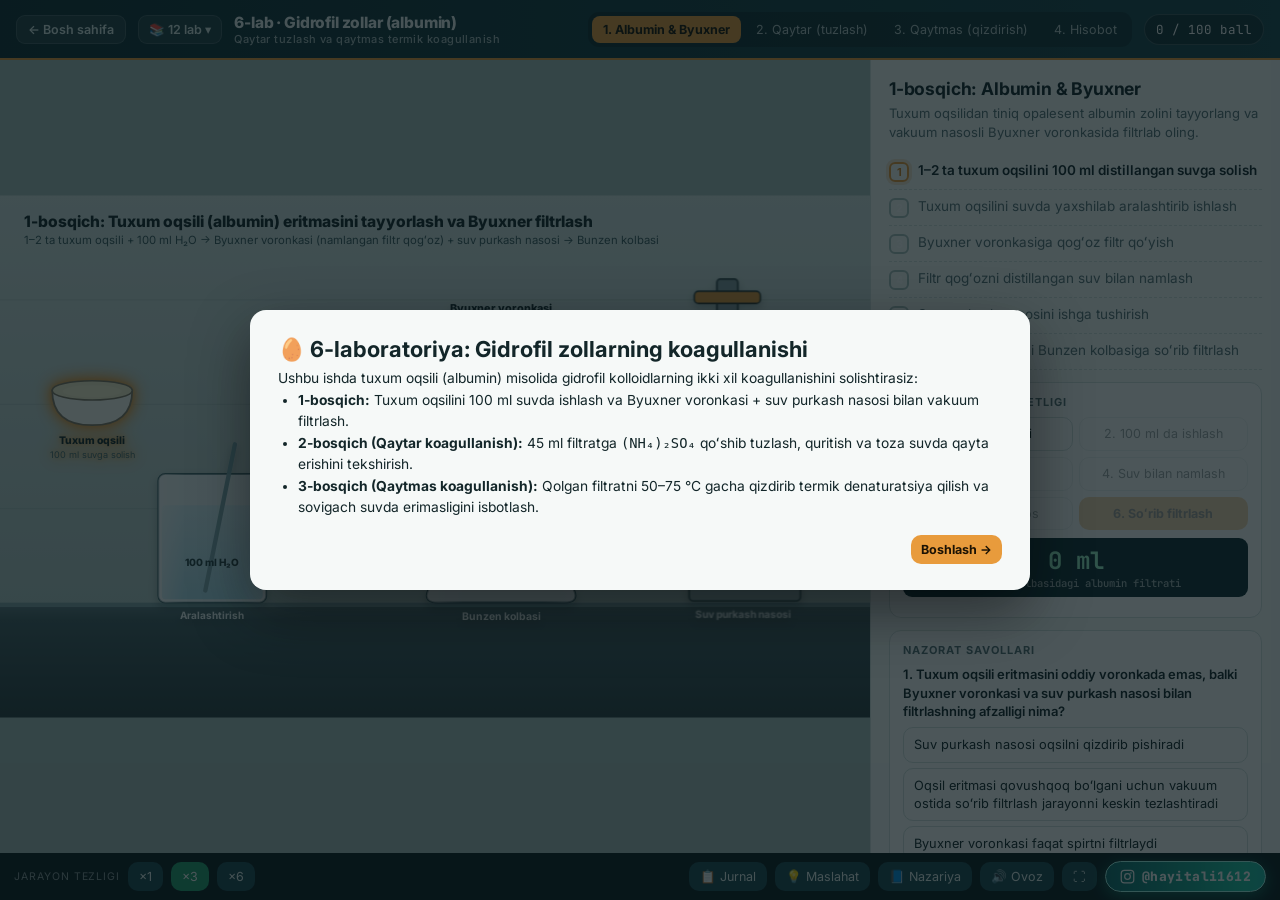
<file: labs/06-gidrofil.html>
<!doctype html>
<html lang="uz">
<head>
<meta charset="utf-8">
<meta name="viewport" content="width=device-width, initial-scale=1">
<meta name="author" content="Qayumov Hayitali">
<meta name="description" content="6-laboratoriya ishi: Gidrofil zollarning koagullanishi. Tuxum oqsili (albumin) eritmasini Byuxner voronkasida filtrlash, (NH4)2SO4 bilan qaytar tuzlash va qizdirib qaytmas termik denaturatsiya.">
<title>6-laboratoriya: Gidrofil zollar (albumin) koagullanishi — Kolloid Kimyo</title>
<link rel="stylesheet" href="../assets/lab-core.css?v=5">
<style>
  .pill-row { display:flex; gap:6px; flex-wrap:wrap; margin-top:6px; }
  .pill-row button { flex:1; min-width:92px; font-size:12.2px; padding:8px 6px; }
  .meter {
    height:10px; border-radius:99px; background:#dfeae8; overflow:hidden; margin:6px 0 4px;
    border:1px solid var(--line);
  }
  .meter > div { height:100%; background:linear-gradient(90deg, #1f9d6b, #e89b3c); transition:width .25s; }
</style>
</head>
<body>
<header class="lab-head">
  <a class="home-link" href="../index.html">← Bosh sahifa</a>
  <div class="lab-switch-wrap" id="labSwitchWrap"></div>
  <div class="brand">6-lab · Gidrofil zollar (albumin)<small>Qaytar tuzlash va qaytmas termik koagullanish</small></div>
  <nav class="tabs" id="tabs"></nav>
  <div class="scorechip" id="chip">0 ball</div>
</header>

<main class="lab-main">
  <div id="stageWrap">
    <svg id="scene" viewBox="0 0 1000 600" preserveAspectRatio="xMidYMid meet"></svg>
  </div>
  <aside id="panel"></aside>
</main>

<footer class="lab-foot">
  <span class="lbl">JARAYON TEZLIGI</span>
  <button data-sp="1">×1</button>
  <button data-sp="3">×3</button>
  <button data-sp="6">×6</button>
  <span class="sp"></span>
  <button id="btnTable">📋 Jurnal</button>
  <button id="btnHint">💡 Maslahat</button>
  <button id="btnTheory">📘 Nazariya</button>
  <button id="btnSnd">🔊 Ovoz</button>
  <button id="btnFull">⛶</button>
  <a class="ig-credit" href="https://instagram.com/hayitali1612" target="_blank" rel="noopener noreferrer" title="Instagram: @hayitali1612">hayitali1612</a>
</footer>

<div id="toasts"></div>
<div id="modal"><div class="card" id="modalCard"></div></div>

<script src="../assets/lab-core.js?v=5"></script>
<script>
"use strict";
const LAB_ID = 6;
const { el, clamp, lerp, f1, shuf, toast, modal, closeModal, svgChart, refsHTML } = LabUI;

/* ============ HOLAT (STATE) ============ */
const S = {
  stage: 0, // 0: Tayyorlash va Byuxner filtrlash, 1: Qaytar tuzlash, 2: Qaytmas qizdirish, 3: Hisobot
  speed: 3,
  // Stage 1: Tuxum oqsili + 100 ml suv + Byuxner voronkasi + suv purkash nasosi
  s1: {
    eggAdded: false,
    mixed: false,
    paperPlaced: false,
    paperWet: false,
    pumpOn: false,
    filtering: false,
    filtrateMl: 0, // 0 -> 95 ml
    done: false,
    q: {}
  },
  // Stage 2: Qaytar koagullanish ((NH4)2SO4 tuzlash)
  s2: {
    poured45: false,
    saltScoops: 0, // 0..6 (har qoshiq = 6 g, 36 g = to'yingan!)
    saltGrams: 0,
    saltedOut: false,
    filteredDry: false,
    inPureWater: false,
    stirredRedissolve: false,
    redissolveProg: 0, // 0..1 animatsiya
    guess: null,
    guessOk: false,
    scoopAnim: 0,
    q: {}
  },
  // Stage 3: Qaytmas koagullanish (termik denaturatsiya 20 -> 75 °C -> 22 °C)
  s3: {
    pouredRem: false,
    thermoIn: false,
    heaterOn: false,
    cooling: false,
    tempC: 20.0,
    maxTempC: 20.0,
    coagulated: false,
    cooled: false,
    waterTested: false,
    history: [{ T: 20, turb: 8 }],
    guess: null,
    guessOk: false,
    q: {}
  },
  quiz: {}
};

// Termik denaturatsiya loyqaligi (%): 50-60 °C da keskin o'sadi, qaytmas (maxTempC bo'yicha!)
function thermalTurbidity(maxT) {
  if (maxT < 46) return 8;
  // Sigmoid: 56 °C da 55%, 64 °C da 95%
  return clamp(8 + 90 / (1 + Math.exp(-(maxT - 56) * 0.42)), 8, 98);
}

/* ============ SAVOLLAR ============ */
const STAGE_QS = {
  0: [
    {
      id: "s1q1",
      p: "1. Tuxum oqsili eritmasini oddiy voronkada emas, balki Byuxner voronkasi va suv purkash nasosi bilan filtrlashning afzalligi nima?",
      opts: [
        "Oqsil eritmasi qovushqoq boʻlgani uchun vakuum ostida soʻrib filtrlash jarayonni keskin tezlashtiradi",
        "Suv purkash nasosi oqsilni qizdirib pishiradi",
        "Vakuum oqsil makromolekulalarini parchalab yuboradi",
        "Byuxner voronkasi faqat spirtni filtrlaydi"
      ],
      ok: 0
    },
    {
      id: "s1q2",
      p: "2. Filtrlashni boshlashdan oldin Byuxner voronkasidagi filtr qogʻozni nima uchun distillangan suv bilan namlash kerak?",
      opts: [
        "Filtr qogʻoz teshikli tubga mahkam yopishib, chetidan havo va loyqa aralashma oʻtib ketmasligi uchun",
        "Qogʻozni eritib yuborish uchun",
        "Albuminni koagullash uchun",
        "Vakuumni kamaytirish uchun"
      ],
      ok: 0
    }
  ],
  1: [
    {
      id: "s2q1",
      p: "1. Ammoniy sulfat (NH₄)₂SO₄ bilan toʻyintirilganda albuminning pagʻa-pagʻa choʻkmaga tushishi (tuzlash) qanday mexanizmga asoslanadi?",
      opts: [
        "Tuz ionlari suv molekulalarini bogʻlab olib, oqsil atrofidagi gidrat qobiqni yechadi va zaryadni ekranlaydi (oqsili denaturatsiyalanmaydi)",
        "Ammoniy sulfat oqsilning peptid bogʻlarini uzib parchalaydi",
        "Eritma 90 °C gacha qizib ketadi",
        "Albumin ammoniy sulfat bilan erimaydigan kovalent birikma hosil qiladi"
      ],
      ok: 0
    },
    {
      id: "s2q2",
      p: "2. Tuzlash natijasida olingan albumin choʻkmasi toza distillangan suvga solinganda nega toʻliq qayta erib ketdi?",
      opts: [
        "Oqsilning tabiiy (nativ) strukturasi saqlanib qolgani uchun suvda gidrat qobigʻi yana tiklandi — bu qaytar koagullanish",
        "Distillangan suv oqsilni kislotali gidroliz qildi",
        "Choʻkma aslida faqat tuz kristallari edi",
        "Suv harorati 75 °C boʻlgani uchun"
      ],
      ok: 0
    }
  ],
  2: [
    {
      id: "s3q1",
      p: "1. Tuxum oqsili (albumin) eritmasini ohista qizdirganda qaysi harorat oraligʻida oq quyqa va pagʻa-pagʻa choʻkma paydo boʻla boshlaydi?",
      opts: ["50–60 °C dan boshlab", "10–15 °C da", "Faqat 100 °C da qaynaganida", "25–30 °C da"],
      ok: 0
    },
    {
      id: "s3q2",
      p: "2. Qizdirib olingan albumin choʻkmasi sovitilgach toza suvda nima uchun qayta erimadi?",
      opts: [
        "Qizdirishda oqsilda qaytmas termik denaturatsiya yuz berib, fazoviy (nativ) strukturasi buzildi",
        "Suv yetarli quyilmadi",
        "Eritmada ammoniy sulfat koʻp edi",
        "Oqsil soviganda muzlab qoldi"
      ],
      ok: 0
    }
  ]
};

const QUIZ = [
  {
    id: "q1",
    p: "1. Gidrofil zollar (albumin, jelatina) ning elektrolitlarning yuqori konsentratsiyasi taʼsirida gidrat qobigʻini yoʻqotib qaytar choʻkishi nima deyiladi?",
    opts: ["Tuzlash (vysalivaniye / salting-out)", "Termik denaturatsiya", "Peptizatsiya", "Elektroforez"],
    ok: 0
  },
  {
    id: "q2",
    p: "2. 6-laboratoriya ishida albuminni qaytar koagullash (tuzlash) uchun qaysi kristall tuz ishlatildi?",
    opts: ["Ammoniy sulfat — (NH₄)₂SO₄", "Kumush nitrat — AgNO₃", "Mis kuporosi — CuSO₄", "Kaliy bromid — KBr"],
    ok: 0
  },
  {
    id: "q3",
    p: "3. Qaytar va qaytmas koagullanishning asosiy farqi nimada?",
    opts: [
      "Qaytar koagullanishda choʻkma toza suvda qayta erib zol hosil qiladi; qaytmas koagullanishda erimaydi",
      "Qaytar koagullanish faqat qizdirishda roʻy beradi",
      "Qaytmas koagullanishda choʻkma hosil boʻlmaydi",
      "Hech qanday farqi yoʻq"
    ],
    ok: 0
  },
  {
    id: "q4",
    p: "4. Tuxum oqsili eritmasi Byuxner voronkasida qaysi idishga soʻrib filtrlanadi?",
    opts: ["Bunzen kolbasiga (suv purkash nasosiga ulangan)", "U-simon nayga", "Ostvald viskozimetriga", "Byuretkaga"],
    ok: 0
  },
  {
    id: "q5",
    p: "5. Oqsilning termik denaturatsiyasi (50–75 °C) qaysi turdagi koagullanishga kiradi?",
    opts: ["Qaytmas koagullanish", "Qaytar koagullanish", "Tiksotropiya", "Dializ"],
    ok: 0
  }
];

/* ============ BALLAR HISOBI (0..100) ============ */
function total() {
  // Stage 1: 18 amaliy + 6 savol = 24
  let p1 = 0;
  if (S.s1.eggAdded) p1 += 3;
  if (S.s1.mixed) p1 += 3;
  if (S.s1.paperPlaced) p1 += 3;
  if (S.s1.paperWet) p1 += 3;
  if (S.s1.pumpOn) p1 += 3;
  if (S.s1.done) p1 += 3;
  let q1 = STAGE_QS[0].reduce((a, q) => a + (S.s1.q[q.id] === q.ok ? 3 : 0), 0);

  // Stage 2: 22 amaliy + 6 savol = 28
  let p2 = 0;
  if (S.s2.poured45) p2 += 3;
  if (S.s2.saltedOut) p2 += 5;
  if (S.s2.filteredDry) p2 += 4;
  if (S.s2.stirredRedissolve) p2 += 5;
  if (S.s2.guessOk) p2 += 5;
  let q2 = STAGE_QS[1].reduce((a, q) => a + (S.s2.q[q.id] === q.ok ? 3 : 0), 0);

  // Stage 3: 22 amaliy + 6 savol = 28
  let p3 = 0;
  if (S.s3.pouredRem && S.s3.thermoIn) p3 += 4;
  if (S.s3.coagulated) p3 += 6;
  if (S.s3.cooled) p3 += 4;
  if (S.s3.waterTested) p3 += 4;
  if (S.s3.guessOk) p3 += 4;
  let q3 = STAGE_QS[2].reduce((a, q) => a + (S.s3.q[q.id] === q.ok ? 3 : 0), 0);

  // Quiz: 5 * 4 = 20
  let qz = QUIZ.reduce((a, q) => a + (S.quiz[q.id] === q.ok ? 4 : 0), 0);
  const tot = p1 + q1 + p2 + q2 + p3 + q3 + qz;
  return { p1, q1, p2, q2, p3, q3, qz, tot };
}

function stageDone(i) {
  if (i === 0) return S.s1.done && STAGE_QS[0].every(q => S.s1.q[q.id] === q.ok);
  if (i === 1) return S.s2.guessOk && STAGE_QS[1].every(q => S.s2.q[q.id] === q.ok);
  if (i === 2) return S.s3.guessOk && STAGE_QS[2].every(q => S.s3.q[q.id] === q.ok);
  return false;
}

const TAB_NAMES = ["1. Albumin & Byuxner", "2. Qaytar (tuzlash)", "3. Qaytmas (qizdirish)", "4. Hisobot"];
function renderTabs() {
  const t = total();
  const doneAll = stageDone(0) && stageDone(1) && stageDone(2) && QUIZ.every(q => S.quiz[q.id] !== undefined);
  el("chip").textContent = `${t.tot} / 100 ball`;
  el("tabs").innerHTML = TAB_NAMES.map((nm, i) => {
    const cls = [S.stage === i ? "cur" : "", (i < 3 && stageDone(i)) || (i === 3 && doneAll) ? "done" : ""].join(" ");
    return `<button class="${cls}" onclick="goStage(${i})">${nm}</button>`;
  }).join("");
  LabProgress.save(LAB_ID, t.tot, doneAll || t.tot >= 75);
}

window.goStage = function(i) {
  if ((i === 1 || i === 2) && !S.s1.done) {
    SFX.play("warn");
    return toast("Avval 1-bosqichda tuxum oqsili eritmasini Byuxner voronkasida filtrlab oling!", "warn");
  }
  SFX.play("click");
  S.stage = i;
  renderAll();
};

/* ============ ANIMATSIYA (requestAnimationFrame) ============ */
let lastTs = performance.now();
let animPhase = 0;

function tick(now) {
  const dt = Math.min(0.08, (now - lastTs) / 1000);
  lastTs = now;
  animPhase += dt;

  let uiRefresh = false;

  // Stage 1: Vakuum filtrlash
  if (S.s1.filtering && S.s1.filtrateMl < 95) {
    const prev = Math.floor(S.s1.filtrateMl / 5);
    S.s1.filtrateMl = clamp(S.s1.filtrateMl + dt * 11 * S.speed, 0, 95);
    if (Math.floor(S.s1.filtrateMl / 5) !== prev) uiRefresh = true;
    if (S.s1.filtrateMl >= 95) {
      S.s1.filtering = false;
      S.s1.done = true;
      SFX.play("ok");
      toast("Filtrlash yakunlandi! ~95 ml tiniq opalesent albumin eritmasi olindi.", "ok", 4500);
      uiRefresh = true;
    }
  }

  // Stage 2: Tuz tushishi & qayta erish animatsiyasi
  if (S.s2.scoopAnim > 0) S.s2.scoopAnim = Math.max(0, S.s2.scoopAnim - dt * 1.5);
  if (S.s2.stirredRedissolve && S.s2.redissolveProg < 1) {
    S.s2.redissolveProg = clamp(S.s2.redissolveProg + dt * 0.45 * S.speed, 0, 1);
    if (S.s2.redissolveProg >= 1) {
      SFX.play("ok");
      toast("Choʻkma toza suvda TOʻLIQ QAYTA ERIDI! Bu — qaytar koagullanish.", "ok", 4500);
      uiRefresh = true;
    }
  }

  // Stage 3: Isitish (20 -> 75 °C) va sovitish (75 -> 22 °C)
  if (S.s3.heaterOn && S.s3.tempC < 75) {
    const prevDeg = Math.floor(S.s3.tempC);
    S.s3.tempC = clamp(S.s3.tempC + dt * 2.8 * S.speed, 20, 75);
    if (S.s3.tempC > S.s3.maxTempC) S.s3.maxTempC = S.s3.tempC;
    if (Math.floor(S.s3.tempC) !== prevDeg) {
      if (Math.floor(S.s3.tempC) % 5 === 0) {
        S.s3.history.push({ T: Math.round(S.s3.tempC), turb: Math.round(thermalTurbidity(S.s3.maxTempC)) });
      }
      if (prevDeg < 52 && S.s3.tempC >= 52) {
        SFX.play("bubble");
        toast("52 °C: eritmada oq quyqa (loyqalanish) paydo boʻla boshladi!", "warn", 3600);
      }
      if (prevDeg < 64 && S.s3.tempC >= 64 && !S.s3.coagulated) {
        S.s3.coagulated = true;
        SFX.play("bell");
        toast("64 °C: albumin pagʻa-pagʻa oq choʻkma shaklida koagullandi!", "ok", 4200);
      }
      uiRefresh = true;
    }
    if (S.s3.tempC >= 75) {
      S.s3.heaterOn = false;
      S.s3.coagulated = true;
      SFX.play("beep");
      toast("75 °C ga yetdi. Isitgich oʻchirildi — endi eritmani sovuting!", "ok", 4200);
      uiRefresh = true;
    }
  } else if (S.s3.cooling && S.s3.tempC > 22) {
    const prevDeg = Math.floor(S.s3.tempC);
    S.s3.tempC = clamp(S.s3.tempC - dt * 5.0 * S.speed, 22, 75);
    if (Math.floor(S.s3.tempC) !== prevDeg) uiRefresh = true;
    if (S.s3.tempC <= 22) {
      S.s3.cooling = false;
      S.s3.cooled = true;
      SFX.play("ok");
      toast("Eritma 22 °C gacha sovidi, ammo oq pagʻa-pagʻa choʻkma saqlanib qoldi! Suvda eruvchanligini tekshiring.", "warn", 4600);
      uiRefresh = true;
    }
  }

  updateSceneLive();
  if (uiRefresh) {
    if (S.stage === 0 && el("s1FiltRead")) {
      el("s1FiltRead").innerHTML = `${Math.round(S.s1.filtrateMl)} ml<small>Bunzen kolbasidagi albumin filtrati</small>`;
      if (S.s1.done) renderAll();
    } else if (S.stage === 2 && el("s3TempRead")) {
      el("s3TempRead").innerHTML = `${f1(S.s3.tempC, 1)} °C<small>Maks: ${f1(S.s3.maxTempC, 1)} °C · Loyqalik: ${Math.round(thermalTurbidity(S.s3.maxTempC))}%</small>`;
      if (!S.s3.heaterOn && !S.s3.cooling) renderAll();
    } else if (S.stage === 1 && S.s2.redissolveProg >= 1) {
      renderAll();
    }
    renderTabs();
  }
  requestAnimationFrame(tick);
}

/* ============ SVG SAHNA ============ */
function commonDefs() {
  return `<defs>
    <linearGradient id="wallG" x1="0" y1="0" x2="0" y2="1">
      <stop offset="0%" stop-color="#d6e4e2"/><stop offset="100%" stop-color="#b4cac7"/>
    </linearGradient>
    <linearGradient id="benchG" x1="0" y1="0" x2="0" y2="1">
      <stop offset="0%" stop-color="#5d787d"/><stop offset="14%" stop-color="#445d62"/><stop offset="100%" stop-color="#2a3d40"/>
    </linearGradient>
    <linearGradient id="glassG" x1="0" y1="0" x2="1" y2="0">
      <stop offset="0%" stop-color="#ffffff" stop-opacity="0.62"/>
      <stop offset="24%" stop-color="#ffffff" stop-opacity="0.1"/>
      <stop offset="78%" stop-color="#dff2f5" stop-opacity="0.08"/>
      <stop offset="100%" stop-color="#ffffff" stop-opacity="0.46"/>
    </linearGradient>
    <linearGradient id="albG" x1="0" y1="0" x2="0" y2="1">
      <stop offset="0%" stop-color="#f8f4dc" stop-opacity="0.82"/><stop offset="100%" stop-color="#ebe1b5" stop-opacity="0.88"/>
    </linearGradient>
    <linearGradient id="waterG" x1="0" y1="0" x2="0" y2="1">
      <stop offset="0%" stop-color="#d0f1fa" stop-opacity="0.72"/><stop offset="100%" stop-color="#9ad8eb" stop-opacity="0.82"/>
    </linearGradient>
    <linearGradient id="ceramicG" x1="0" y1="0" x2="1" y2="0">
      <stop offset="0%" stop-color="#ffffff"/><stop offset="65%" stop-color="#e9efef"/><stop offset="100%" stop-color="#cfd8d8"/>
    </linearGradient>
    <filter id="shd" x="-10%" y="-10%" width="120%" height="130%">
      <feDropShadow dx="0" dy="5" stdDeviation="5" flood-color="#091d20" flood-opacity="0.24"/>
    </filter>
  </defs>
  <rect x="0" y="0" width="1000" height="474" fill="url(#wallG)"/>
  <g opacity="0.2" stroke="#5d7c7e" stroke-width="1">
    <line x1="0" y1="120" x2="1000" y2="120"/><line x1="0" y1="240" x2="1000" y2="240"/><line x1="0" y1="360" x2="1000" y2="360"/>
  </g>
  <rect x="0" y="470" width="1000" height="130" fill="url(#benchG)"/>
  <rect x="0" y="468" width="1000" height="5" fill="#81a1a5"/>`;
}

/* --- SAHNA 1: TUXUM OQSILI & BYUXNER VORONKASI --- */
function buildScene1() {
  const s = S.s1;
  const fProg = s.filtrateMl / 95;
  return `${commonDefs()}
  <text x="28" y="36" font-size="18" font-weight="800" fill="#132629">1-bosqich: Tuxum oqsili (albumin) eritmasini tayyorlash va Byuxner filtrlash</text>
  <text x="28" y="56" font-size="13" fill="#3b5a5e">1–2 ta tuxum oqsili + 100 ml H₂O → Byuxner voronkasi (namlangan filtr qogʻoz) + suv purkash nasosi → Bunzen kolbasi</text>

  <!-- Chap: Tuxum oqsili kosachasi -->
  <g class="clk ${!s.eggAdded ? "glow" : ""}" onclick="act1('egg')" transform="translate(48,186)" filter="url(#shd)">
    <path d="M12,38 Q12,78 58,78 Q104,78 104,38 Z" fill="#fffdf6" stroke="#857c68" stroke-width="2"/>
    <ellipse cx="58" cy="38" rx="46" ry="11" fill="${s.eggAdded ? "#eef2f2" : "#f7efcc"}" stroke="#857c68" stroke-width="1.8"/>
    ${!s.eggAdded ? `<ellipse cx="58" cy="39" rx="34" ry="7" fill="#fff8d6" opacity="0.9"/>` : ""}
    <text x="58" y="100" text-anchor="middle" font-size="12" font-weight="800" fill="#132629">Tuxum oqsili</text>
    <text x="58" y="116" text-anchor="middle" font-size="10.5" fill="#46696e">${s.eggAdded ? "✓ Qoʻshildi" : "100 ml suvga solish"}</text>
  </g>

  <!-- 100 ml Distillangan suv stakani (tuxum oqsilini ishlash) -->
  <g class="clk ${s.eggAdded && !s.mixed ? "glow" : ""}" onclick="act1('mix')" transform="translate(182,302)" filter="url(#shd)">
    <rect x="0" y="18" width="124" height="148" rx="8" fill="#eef8fa" stroke="#45676d" stroke-width="2.2"/>
    <!-- Suyuqlik -->
    <rect id="s1BeakerLiq" x="4" y="${54 + fProg * 86}" width="116" height="${Math.max(8, 108 - fProg * 86)}" rx="4" fill="${s.eggAdded ? "url(#albG)" : "url(#waterG)"}"/>
    ${s.eggAdded && !s.mixed ? `<ellipse cx="62" cy="86" rx="34" ry="12" fill="#fff9db" stroke="#d9cb95" opacity="0.85"/>` : ""}
    <!-- Shisha tayoqcha -->
    <line x1="88" y1="-16" x2="54" y2="152" stroke="#7da7b0" stroke-width="5" stroke-linecap="round"/>
    <rect x="0" y="18" width="124" height="148" rx="8" fill="url(#glassG)"/>
    <text x="62" y="124" text-anchor="middle" font-size="11.5" font-weight="800" fill="#2c4448">${s.mixed ? "Albumin susp." : "100 ml H₂O"}</text>
    <text x="62" y="185" text-anchor="middle" font-size="11.5" font-weight="700" fill="#edf5f4">${s.mixed ? "✓ Aralashtirildi" : "Aralashtirish"}</text>
  </g>

  <!-- Filtr qog'oz va namlash yuvgichi -->
  <g class="clk ${s.mixed && !s.paperPlaced ? "glow" : ""}" onclick="act1('paper')" transform="translate(340,136)" filter="url(#shd)">
    <ellipse cx="42" cy="24" rx="36" ry="12" fill="#ffffff" stroke="#859e9c" stroke-width="1.8"/>
    <text x="42" y="54" text-anchor="middle" font-size="11.5" font-weight="800" fill="#132629">Filtr qogʻoz</text>
    <text x="42" y="69" text-anchor="middle" font-size="10.5" fill="#46696e">${s.paperPlaced ? "✓ Qoʻyildi" : "Voronkaga qoʻyish"}</text>
  </g>

  <g class="clk ${s.paperPlaced && !s.paperWet ? "glow" : ""}" onclick="act1('wet')" transform="translate(340,228)" filter="url(#shd)">
    <path d="M22,22 L54,22 L62,48 L62,102 Q62,110 54,110 L22,110 Q14,110 14,102 L14,48 Z" fill="#e8f6f9" stroke="#45676d" stroke-width="1.8"/>
    <rect x="17" y="58" width="42" height="49" rx="4" fill="url(#waterG)"/>
    <path d="M38,22 L38,8 Q38,2 50,2 L74,14" fill="none" stroke="#2c636e" stroke-width="3.5" stroke-linecap="round"/>
    <text x="38" y="88" text-anchor="middle" font-size="11" font-weight="800" fill="#0e424f">H₂O</text>
    <text x="38" y="128" text-anchor="middle" font-size="11" font-weight="700" fill="#132629">${s.paperWet ? "✓ Namlandi" : "Filtrni namlash"}</text>
  </g>

  <!-- MARKAZ: Byuxner voronkasi + Bunzen kolbasi -->
  <g transform="translate(476,120)" filter="url(#shd)">
    <!-- Byuxner voronkasi (keramik, teshikli) -->
    <g class="clk ${s.pumpOn && !s.filtering && !s.done ? "glow" : ""}" onclick="act1('filter')">
      <rect x="38" y="24" width="124" height="62" rx="5" fill="url(#ceramicG)" stroke="#5c7275" stroke-width="2"/>
      <!-- Yuqoridagi filtrlanayotgan suyuqlik -->
      ${s.filtering ? `<rect x="42" y="42" width="116" height="40" fill="url(#albG)"/>` : ""}
      <!-- Filtr qog'oz va teshikchalar -->
      <line x1="42" y1="82" x2="158" y2="82" stroke="${s.paperWet ? "#5bb6d6" : "#9aa8a6"}" stroke-width="${s.paperPlaced ? 4.5 : 1.5}" stroke-dasharray="${s.paperPlaced ? "none" : "5 4"}"/>
      <!-- Konus pastki qismi -->
      <polygon points="38,86 162,86 112,138 88,138" fill="url(#ceramicG)" stroke="#5c7275" stroke-width="2"/>
      <rect x="92" y="138" width="16" height="58" fill="#dfe8e8" stroke="#5c7275" stroke-width="1.6"/>
      <text x="100" y="14" text-anchor="middle" font-size="12.5" font-weight="800" fill="#132629">Byuxner voronkasi</text>
    </g>

    <!-- Rezina probka -->
    <polygon points="74,154 126,154 120,180 80,180" fill="#2d3c40" stroke="#111"/>

    <!-- Bunzen kolbasi (yon tarmog'i bilan) -->
    <path d="M78,176 L122,176 L122,226 L184,334 Q190,348 172,348 L28,348 Q10,348 16,334 L78,226 Z" fill="#eef8fa" stroke="#45676d" stroke-width="2.4"/>
    <!-- Yon vakuum naychasi -->
    <rect x="122" y="196" width="46" height="12" rx="3" fill="#eef8fa" stroke="#45676d" stroke-width="2"/>

    <!-- Bunzen kolbasidagi tiniq albumin filtrati -->
    <clipPath id="bunsenClip">
      <path d="M81,182 L119,182 L119,227 L180,333 Q185,344 170,344 L30,344 Q15,344 20,333 L81,227 Z"/>
    </clipPath>
    <g clip-path="url(#bunsenClip)">
      <rect id="s1FiltLiq" x="12" y="${(345 - fProg * 96).toFixed(1)}" width="176" height="${(fProg * 96 + 6).toFixed(1)}" fill="url(#albG)"/>
      <g id="s1FiltDrops"></g>
    </g>
    <path d="M78,176 L122,176 L122,226 L184,334 Q190,348 172,348 L28,348 Q10,348 16,334 L78,226 Z" fill="url(#glassG)"/>
    <text x="100" y="330" text-anchor="middle" font-family="var(--mono)" font-size="12" font-weight="800" fill="#3b3211">${Math.round(s.filtrateMl)} ml filtrat</text>
    <text x="100" y="368" text-anchor="middle" font-size="12" font-weight="700" fill="#edf5f4">Bunzen kolbasi</text>
  </g>

  <!-- Vakuum shlangi (Bunzen -> suv purkash nasosi) -->
  <path d="M644,322 Q712,322 726,258 Q738,205 788,205" fill="none" stroke="#2c3d42" stroke-width="10" stroke-linecap="round"/>
  <path d="M644,322 Q712,322 726,258 Q738,205 788,205" fill="none" stroke="#4f6c73" stroke-width="4" stroke-dasharray="10 6"/>

  <!-- O'NG: Suv purkash nasosi (Water-jet vacuum pump) -->
  <g class="clk ${s.paperWet && !s.pumpOn ? "glow" : ""}" onclick="act1('pump')" transform="translate(780,96)" filter="url(#shd)">
    <!-- Kran -->
    <rect x="44" y="0" width="24" height="46" rx="4" fill="#899ea3" stroke="#364a4f" stroke-width="2"/>
    <rect x="18" y="14" width="76" height="14" rx="5" fill="${s.pumpOn ? "#1f9d6b" : "#e89b3c"}" stroke="#1c2f33" stroke-width="1.6"/>
    <!-- Nasos korpusi (Venturi) -->
    <rect x="38" y="46" width="36" height="126" rx="8" fill="#5e7c82" stroke="#243a3f" stroke-width="2"/>
    <rect x="6" y="102" width="34" height="16" rx="4" fill="#5e7c82" stroke="#243a3f" stroke-width="2"/>
    <!-- Suv oqimi -->
    <g id="s1WaterJet" opacity="${s.pumpOn ? 1 : 0}">
      <rect x="48" y="172" width="16" height="186" fill="#77d0f2" opacity="0.72"/>
      <g id="s1JetBubbles"></g>
    </g>
    <!-- Rakovina -->
    <rect x="12" y="346" width="128" height="24" rx="5" fill="#9fb6b8" stroke="#456063" stroke-width="2"/>
    <!-- Vakuum manometri -->
    <rect x="86" y="64" width="96" height="66" rx="10" fill="#172f34" stroke="#0c1b1e" stroke-width="2"/>
    <text x="134" y="86" text-anchor="middle" font-size="10" font-weight="700" fill="#8eb4ba">VAKUUM NASOSI</text>
    <text x="134" y="108" text-anchor="middle" font-family="var(--mono)" font-size="15" font-weight="800" fill="${s.pumpOn ? "#8cf5c1" : "#6c868a"}">${s.pumpOn ? "−72 kPa" : "0 kPa"}</text>
    <text x="134" y="122" text-anchor="middle" font-size="10" fill="#d9eae7">${s.pumpOn ? "ISHLAMOQDA" : "OʻCHIQ (bosing)"}</text>
    <text x="74" y="390" text-anchor="middle" font-size="11.5" font-weight="700" fill="#edf5f4">Suv purkash nasosi</text>
  </g>`;
}

/* --- SAHNA 2: QAYTAR KOAGULLANISH (TUZLASH) --- */
function buildScene2() {
  const s = S.s2;
  const satPct = clamp((s.saltScoops / 6) * 100, 0, 100);
  const turb1 = s.poured45 ? (s.saltScoops >= 6 ? 95 : s.saltScoops >= 4 ? 52 : s.saltScoops >= 2 ? 22 : 8) : 0;
  const rediss = s.redissolveProg;

  return `${commonDefs()}
  <text x="28" y="36" font-size="18" font-weight="800" fill="#132629">2-bosqich: Qaytar koagullanish — kristallik (NH₄)₂SO₄ bilan tuzlash</text>
  <text x="28" y="56" font-size="13" fill="#3b5a5e">45 ml albumin filtrati + (NH₄)₂SO₄ (toʻyinguncha) → pagʻa-pagʻa choʻkma → filtrlash/quritish → toza suvda QAYTA ERISHI!</text>

  <!-- 1. (NH4)2SO4 tuz bankasi va shpatel -->
  <g class="clk ${s.poured45 && !s.saltedOut ? "glow" : ""}" onclick="act2('salt')" transform="translate(56,282)" filter="url(#shd)">
    <rect x="0" y="24" width="114" height="156" rx="10" fill="#eef6f7" stroke="#45676d" stroke-width="2.2"/>
    <rect x="22" y="2" width="70" height="24" rx="5" fill="#2c4b52"/>
    <!-- Oq tuz kristallari -->
    <rect x="6" y="72" width="102" height="104" rx="6" fill="#ffffff" stroke="#d9e4e2"/>
    <rect x="12" y="88" width="90" height="58" rx="6" fill="#fff7e6" stroke="#d9b77c"/>
    <text x="57" y="110" text-anchor="middle" font-size="12.5" font-weight="800" fill="#132629">(NH₄)₂SO₄</text>
    <text x="57" y="128" text-anchor="middle" font-size="10.5" fill="#6b4b12">kristall kukun</text>
    <text x="57" y="142" text-anchor="middle" font-family="var(--mono)" font-size="10.5" font-weight="700" fill="#1b484f">+6 g / qoshiq</text>
    <text x="57" y="200" text-anchor="middle" font-size="11.5" font-weight="700" fill="#edf5f4">Ammoniy sulfat</text>
  </g>

  <!-- 2. Tuzlash stakani (45 ml albumin) -->
  <g class="clk ${!s.poured45 ? "glow" : ""}" onclick="act2(S.s2.poured45 ? 'salt' : 'pour45')" transform="translate(238,266)" filter="url(#shd)">
    <rect x="0" y="24" width="166" height="176" rx="10" fill="#eef8fa" stroke="#45676d" stroke-width="2.4"/>
    ${s.poured45 ? `
      <rect x="4" y="74" width="158" height="122" rx="5" fill="url(#albG)"/>
      <rect x="4" y="74" width="158" height="122" rx="5" fill="#ffffff" opacity="${(turb1 / 100 * 0.88).toFixed(2)}"/>
      <!-- Pag'a-pag'a albumin cho'kmasi (to'yinganda) -->
      <g id="s2Flocs1"></g>
      <!-- Tushayotgan tuz kristallari -->
      <g id="s2SaltFall"></g>
    ` : `<text x="83" y="122" text-anchor="middle" font-size="12.5" font-weight="700" fill="#46696e">45 ml albumin quyish</text>`}
    <rect x="0" y="24" width="166" height="176" rx="10" fill="url(#glassG)"/>
    <text x="83" y="14" text-anchor="middle" font-size="12.5" font-weight="800" fill="#132629">1-stakan: 45 ml albumin</text>
    <text x="83" y="218" text-anchor="middle" font-family="var(--mono)" font-size="11.5" font-weight="700" fill="#edf5f4">Toʻyinish: ${Math.round(satPct)}% (${s.saltGrams} g)</text>
  </g>

  <!-- 3. Filtr qog'ozda quritilgan cho'kma -->
  <g class="clk ${s.saltedOut && !s.filteredDry ? "glow" : ""}" onclick="act2('filterDry')" transform="translate(466,356)" filter="url(#shd)">
    <ellipse cx="78" cy="86" rx="70" ry="22" fill="#ffffff" stroke="#7c9694" stroke-width="2"/>
    <ellipse cx="78" cy="82" rx="58" ry="16" fill="#f7faf9" stroke="#c3d4d2" stroke-dasharray="4 3"/>
    ${s.filteredDry && !s.inPureWater ? `
      <g fill="#fffdf2" stroke="#d4c79c" stroke-width="1">
        <circle cx="64" cy="79" r="9"/><circle cx="80" cy="76" r="11"/><circle cx="94" cy="81" r="8"/><circle cx="76" cy="85" r="9"/>
      </g>
    ` : ""}
    <text x="78" y="42" text-anchor="middle" font-size="12" font-weight="800" fill="#132629">Filtr qogʻozda quritish</text>
    <text x="78" y="126" text-anchor="middle" font-size="11" font-weight="700" fill="#edf5f4">${s.filteredDry ? (s.inPureWater ? "Suvga oʻtkazildi ✓" : "Quritilgan choʻkma ✓") : "Filtrlash va quritish"}</text>
  </g>

  <!-- 4. Toza distillangan suv stakani (Qayta eritish testi) -->
  <g class="clk ${(s.filteredDry && !s.inPureWater) || (s.inPureWater && !s.stirredRedissolve) ? "glow" : ""}" onclick="act2(S.s2.inPureWater ? 'stir' : 'toWater')" transform="translate(690,266)" filter="url(#shd)">
    <rect x="0" y="24" width="184" height="176" rx="10" fill="#eef8fa" stroke="#45676d" stroke-width="2.4"/>
    <rect x="4" y="74" width="176" height="122" rx="5" fill="${rediss > 0.5 ? "url(#albG)" : "url(#waterG)"}"/>
    <!-- Cho'kma suvda erib yo'qolishi -->
    <g id="s2RedissolveFlocs"></g>
    <!-- Shisha tayoqcha -->
    <line id="s2StirRod" x1="126" y1="-10" x2="92" y2="178" stroke="#6d99a3" stroke-width="5.5" stroke-linecap="round"/>
    <rect x="0" y="24" width="184" height="176" rx="10" fill="url(#glassG)"/>
    <text x="92" y="14" text-anchor="middle" font-size="12.5" font-weight="800" fill="#132629">2-stakan: Toza distill. H₂O</text>
    <text x="92" y="218" text-anchor="middle" font-size="12" font-weight="800" fill="${rediss >= 1 ? "#8cf5c1" : "#edf5f4"}">${rediss >= 1 ? "✓ TOʻLIQ QAYTA ERIDI!" : s.inPureWater ? "Aralashtirish (bosing)" : "Qayta erish sinovi"}</text>
  </g>

  <!-- Molekulyar izoh paneli (yuqori) -->
  <g transform="translate(56,82)" filter="url(#shd)">
    <rect x="0" y="0" width="888" height="114" rx="14" fill="#ffffff" fill-opacity="0.93" stroke="#c3d8d5" stroke-width="1.6"/>
    <text x="444" y="24" text-anchor="middle" font-size="12.5" font-weight="800" fill="#0f2e33">Tuzlash (Salting-out) mexanizmi — gidrat qobiqning qaytar yechilishi</text>
    <!-- 1-holat: Gidratlangan oqsil -->
    <circle cx="150" cy="68" r="24" fill="#d3f0fa" stroke="#4ba3c4" stroke-width="2" stroke-dasharray="4 2"/>
    <circle cx="150" cy="68" r="14" fill="#e89b3c"/>
    <text x="150" y="104" text-anchor="middle" font-size="10.5" font-weight="700" fill="#2c4b52">1. Gidrat qobiqli albumin</text>
    <text x="295" y="72" text-anchor="middle" font-size="18" font-weight="800" fill="#587276">+ (NH₄)₂SO₄ →</text>
    <!-- 2-holat: Cho'kma -->
    <circle cx="430" cy="64" r="12" fill="#e89b3c" stroke="#995807"/><circle cx="452" cy="64" r="12" fill="#e89b3c" stroke="#995807"/><circle cx="441" cy="80" r="12" fill="#e89b3c" stroke="#995807"/>
    <text x="441" y="104" text-anchor="middle" font-size="10.5" font-weight="700" fill="#8f4f00">2. Gidrat qobiqsiz pagʻalar</text>
    <text x="588" y="72" text-anchor="middle" font-size="18" font-weight="800" fill="#1f9d6b">+ Toza H₂O →</text>
    <!-- 3-holat: Qayta erigan -->
    <circle cx="745" cy="68" r="24" fill="#d3f0fa" stroke="#1f9d6b" stroke-width="2" stroke-dasharray="4 2"/>
    <circle cx="745" cy="68" r="14" fill="#e89b3c"/>
    <text x="745" y="104" text-anchor="middle" font-size="10.5" font-weight="800" fill="#126b47">3. Qayta erigan nativ zol!</text>
  </g>`;
}

/* --- SAHNA 3: QAYTMAS KOAGULLANISH (TERMIK DENATURATSIYA) --- */
function buildScene3() {
  const s = S.s3;
  const turb = thermalTurbidity(s.maxTempC);
  const mercH = clamp(((s.tempC - 0) / 100) * 184, 10, 184);

  return `${commonDefs()}
  <text x="28" y="36" font-size="18" font-weight="800" fill="#132629">3-bosqich: Qaytmas koagullanish — termik denaturatsiya (50–75 °C)</text>
  <text x="28" y="56" font-size="13" fill="#3b5a5e">Qolgan albumin filtratini 100 °C li termometr nazoratida ohista qizdirish → 50–60 °C quyqa → 60–75 °C pagʻa choʻkma → soviganda erimaydi!</text>

  <!-- Elektr isitgich + Stakan + 100 °C termometr -->
  <g transform="translate(220,104)" filter="url(#shd)">
    <!-- Isitgich korpusi -->
    <g class="clk ${s.thermoIn && !s.coagulated && !s.heaterOn ? "glow" : ""}" onclick="act3('heater')">
      <rect x="44" y="302" width="212" height="58" rx="10" fill="#23373d" stroke="#0d1a1e" stroke-width="2.2"/>
      <rect x="64" y="290" width="172" height="14" rx="4" fill="${s.heaterOn ? "#e05324" : "#566e73"}"/>
      <!-- Qizish nuri -->
      ${s.heaterOn ? `<ellipse cx="150" cy="292" rx="78" ry="8" fill="#ff7c38" opacity="0.55"/>` : ""}
      <circle cx="88" cy="331" r="11" fill="${s.heaterOn ? "#ff5b2e" : "#4f686e"}" stroke="#fff" stroke-width="1.5"/>
      <text x="165" y="336" text-anchor="middle" font-size="12.5" font-weight="800" fill="#fff">${s.heaterOn ? "🔥 ISITILMOQDA" : "ELEKTR PLITKA"}</text>
    </g>

    <!-- Stakan (albumin) -->
    <g class="clk ${!s.pouredRem ? "glow" : ""}" onclick="act3('pourRem')">
      <rect x="74" y="128" width="152" height="162" rx="8" fill="#eef8fa" stroke="#45676d" stroke-width="2.4"/>
      ${s.pouredRem ? `
        <rect x="78" y="178" width="144" height="108" rx="4" fill="url(#albG)"/>
        <rect id="s3TurbRect" x="78" y="178" width="144" height="108" rx="4" fill="#ffffff" opacity="${(turb / 100 * 0.92).toFixed(2)}"/>
        <g id="s3CoagFlocs"></g>
        <!-- Issiqlik pufakchalari / bug' -->
        <g id="s3Steam"></g>
      ` : `<text x="150" y="218" text-anchor="middle" font-size="12" font-weight="700" fill="#46696e">Qolgan albuminni quyish</text>`}
      <rect x="74" y="128" width="152" height="162" rx="8" fill="url(#glassG)"/>
    </g>

    <!-- 100 °C li simob/spirtli termometr -->
    <g class="clk ${s.pouredRem && !s.thermoIn ? "glow" : ""}" onclick="act3('thermo')">
      ${s.thermoIn ? `
        <rect x="192" y="16" width="18" height="236" rx="9" fill="#f7fcfd" stroke="#45676d" stroke-width="1.8"/>
        <circle cx="201" cy="252" r="11" fill="#d63636" stroke="#7d1717" stroke-width="1.5"/>
        <rect id="s3Merc" x="198" y="${(248 - mercH).toFixed(1)}" width="6" height="${mercH.toFixed(1)}" rx="2" fill="#d63636"/>
        <!-- Shkala 0..100 °C -->
        <g stroke="#29444a" stroke-width="1" font-family="var(--mono)" font-size="9" fill="#132629">
          <line x1="210" y1="64" x2="218" y2="64"/><text x="222" y="67">100°</text>
          <line x1="210" y1="101" x2="218" y2="101"/><text x="222" y="104">80°</text>
          <line x1="210" y1="138" x2="218" y2="138"/><text x="222" y="141" fill="#b82424" font-weight="700">60°</text>
          <line x1="210" y1="156" x2="218" y2="156"/><text x="222" y="159" fill="#c97200" font-weight="700">50°</text>
          <line x1="210" y1="193" x2="218" y2="193"/><text x="222" y="196">30°</text>
          <line x1="210" y1="211" x2="218" y2="211"/><text x="222" y="214">20°</text>
        </g>
      ` : `
        <rect x="260" y="34" width="18" height="190" rx="9" fill="#f7fcfd" stroke="#45676d" stroke-dasharray="4 3"/>
        <circle cx="269" cy="224" r="10" fill="#d63636" opacity="0.65"/>
        <text x="269" y="250" text-anchor="middle" font-size="11" font-weight="700" fill="#132629">100 °C termometr</text>
      `}
    </g>
  </g>

  <!-- O'ng taraf: Raqamli harorat displeyi + Suvda erish testi -->
  <g transform="translate(566,112)" filter="url(#shd)">
    <rect x="0" y="0" width="370" height="150" rx="14" fill="#172f34" stroke="#0c1b1e" stroke-width="2.2"/>
    <text x="185" y="28" text-anchor="middle" font-size="11.5" font-weight="700" fill="#8db4ba">HARORAT VA DENATURATSIYA NAZORATI</text>
    <text id="s3BigTemp" x="112" y="80" text-anchor="middle" font-family="var(--mono)" font-size="34" font-weight="800" fill="${s.tempC >= 50 ? "#ff9b6a" : "#8cf5c1"}">${f1(s.tempC, 1)}°C</text>
    <text id="s3BigTurb" x="268" y="80" text-anchor="middle" font-family="var(--mono)" font-size="30" font-weight="800" fill="#ffcf73">${Math.round(turb)}%</text>
    <text x="112" y="102" text-anchor="middle" font-size="10.5" fill="#9fc2c7">Joriy harorat</text>
    <text x="268" y="102" text-anchor="middle" font-size="10.5" fill="#9fc2c7">Koagullanish darajasi</text>
    <rect x="24" y="116" width="322" height="20" rx="6" fill="#0d1d21"/>
    <text id="s3PhaseTxt" x="185" y="130" text-anchor="middle" font-size="11" font-weight="700" fill="#d9eae7">${s.maxTempC < 50 ? "20–49 °C: Tiniq nativ albumin" : s.maxTempC < 60 ? "50–60 °C: Oq quyqa paydo boʻlmoqda!" : "60–75 °C: QAYTMAS termik denaturatsiya!"}</text>
  </g>

  <!-- Sovigach suvda eruvchanlik testi (o'ng past) -->
  <g class="clk ${s.cooled && !s.waterTested ? "glow" : ""}" onclick="act3('testWater')" transform="translate(566,286)" filter="url(#shd)">
    <rect x="0" y="0" width="370" height="168" rx="14" fill="#ffffff" fill-opacity="0.94" stroke="${s.waterTested ? "#d64545" : "#c3d8d5"}" stroke-width="2"/>
    <text x="185" y="26" text-anchor="middle" font-size="13" font-weight="800" fill="#0f2e33">Sovigach toza suvda eruvchanlik sinovi</text>
    <!-- Kichik stakan -->
    <rect x="34" y="44" width="90" height="100" rx="6" fill="#eef8fa" stroke="#45676d" stroke-width="2"/>
    <rect x="38" y="78" width="82" height="62" rx="3" fill="url(#waterG)"/>
    ${s.waterTested ? `
      <!-- Erimagan oq pag'a cho'kma tubida -->
      <g fill="#ffffff" stroke="#ccc4ac" stroke-width="1">
        <circle cx="58" cy="128" r="9"/><circle cx="76" cy="124" r="11"/><circle cx="96" cy="129" r="9"/><circle cx="82" cy="133" r="8"/><circle cx="68" cy="133" r="8"/>
      </g>
    ` : ""}
    <text x="242" y="76" text-anchor="middle" font-size="13" font-weight="800" fill="${s.waterTested ? "#b32424" : "#46696e"}">${s.waterTested ? "✗ SUVDA ERIMAYDI!" : s.cooled ? "Sinab koʻrish (bosing)" : "Avval qizdirib sovuting"}</text>
    <text x="242" y="100" text-anchor="middle" font-size="11.5" fill="#46696e">Polipeptid zanjirlari yoyilib</text>
    <text x="242" y="118" text-anchor="middle" font-size="11.5" fill="#46696e">qaytmas chigallashgan (denaturatsiya)</text>
  </g>`;
}

function buildSceneReport() {
  const t = total();
  return `${commonDefs()}
  <rect x="64" y="52" width="872" height="394" rx="20" fill="#ffffff" fill-opacity="0.95" stroke="#c5d8d5" stroke-width="2" filter="url(#shd)"/>
  <text x="500" y="98" text-anchor="middle" font-size="22" font-weight="800" fill="#0f2e33">6-LABORATORIYA ISHI NATIJALARI</text>
  <text x="500" y="124" text-anchor="middle" font-size="14" fill="#587276">Gidrofil zollarning (tuxum oqsili — albumin) qaytar va qaytmas koagullanishi</text>

  <g transform="translate(106,154)">
    <rect x="0" y="0" width="374" height="205" rx="14" fill="#edf9f3" stroke="#1f9d6b" stroke-width="2"/>
    <text x="187" y="32" text-anchor="middle" font-size="15" font-weight="800" fill="#126b47">1. QAYTAR KOAGULLANISH (TUZLASH)</text>
    <text x="187" y="64" text-anchor="middle" font-size="12.5" fill="#132629">Agent: Kristallik (NH₄)₂SO₄ (toʻyintirish)</text>
    <text x="187" y="90" text-anchor="middle" font-size="12.5" fill="#132629">Mexanizm: Gidrat qobiq yechiladi,</text>
    <text x="187" y="110" text-anchor="middle" font-size="12.5" fill="#132629">nativ struktura saqlanib qoladi</text>
    <text x="187" y="144" text-anchor="middle" font-size="14" font-weight="800" fill="#126b47">Toza suvda: TOʻLIQ QAYTA ERIYDI ✓</text>
    <text x="187" y="180" text-anchor="middle" font-family="var(--mono)" font-size="13" font-weight="700" fill="#126b47">${t.p2 + t.q2} / 28 ball</text>
  </g>

  <g transform="translate(520,154)">
    <rect x="0" y="0" width="374" height="205" rx="14" fill="#fdf1f1" stroke="#d64545" stroke-width="2"/>
    <text x="187" y="32" text-anchor="middle" font-size="15" font-weight="800" fill="#9c2222">2. QAYTMAS KOAGULLANISH (TERMIK)</text>
    <text x="187" y="64" text-anchor="middle" font-size="12.5" fill="#132629">Agent: Qizdirish (50–75 °C)</text>
    <text x="187" y="90" text-anchor="middle" font-size="12.5" fill="#132629">Mexanizm: Termik denaturatsiya,</text>
    <text x="187" y="110" text-anchor="middle" font-size="12.5" fill="#132629">fazoviy struktura qaytmas buziladi</text>
    <text x="187" y="144" text-anchor="middle" font-size="14" font-weight="800" fill="#9c2222">Toza suvda: ERIMAYDI ✗</text>
    <text x="187" y="180" text-anchor="middle" font-family="var(--mono)" font-size="13" font-weight="700" fill="#9c2222">${t.p3 + t.q3} / 28 ball</text>
  </g>

  <text x="500" y="408" text-anchor="middle" font-family="var(--mono)" font-size="18" font-weight="800" fill="#0f2e33">Umumiy natija: ${t.tot} / 100 ball</text>`;
}

function renderScene() {
  const svg = el("scene");
  if (S.stage === 0) svg.innerHTML = buildScene1();
  else if (S.stage === 1) svg.innerHTML = buildScene2();
  else if (S.stage === 2) svg.innerHTML = buildScene3();
  else svg.innerHTML = buildSceneReport();
  updateSceneLive();
}

function updateSceneLive() {
  if (S.stage === 0) {
    // Suv purkash nasosi pufakchalari
    const jb = el("s1JetBubbles");
    if (jb && S.s1.pumpOn) {
      let h = "";
      for (let i = 0; i < 8; i++) {
        const y = 175 + ((animPhase * 150 + i * 24) % 175);
        const x = 51 + (i % 3) * 4;
        h += `<circle cx="${x}" cy="${y.toFixed(1)}" r="2.2" fill="#ffffff" opacity="0.75"/>`;
      }
      jb.innerHTML = h;
    }
    // Filtrat tomchilari va sathi
    const fProg = S.s1.filtrateMl / 95;
    const fl = el("s1FiltLiq");
    if (fl) {
      fl.setAttribute("y", (345 - fProg * 96).toFixed(1));
      fl.setAttribute("height", (fProg * 96 + 6).toFixed(1));
    }
    const fd = el("s1FiltDrops");
    if (fd) {
      if (S.s1.filtering) {
        let dh = "";
        for (let i = 0; i < 4; i++) {
          const y = 200 + ((animPhase * 140 + i * 38) % 130);
          dh += `<ellipse cx="100" cy="${y.toFixed(1)}" rx="3" ry="5.5" fill="#f2e6b6" stroke="#b8a66e" stroke-width="0.6"/>`;
        }
        fd.innerHTML = dh;
      } else fd.innerHTML = "";
    }
  } else if (S.stage === 1) {
    // 1-stakandagi pag'a-pag'a cho'kma
    const f1g = el("s2Flocs1");
    if (f1g) {
      if (S.s2.saltScoops >= 5) {
        const cnt = S.s2.saltScoops >= 6 ? 26 : 10;
        let h = "";
        if (S.s2.saltScoops >= 6) {
          h += `<rect x="4" y="162" width="158" height="34" rx="4" fill="#fffdf5" opacity="0.96"/>`;
        }
        for (let i = 0; i < cnt; i++) {
          const x = 18 + ((i * 29) % 130);
          const y = 90 + ((i * 19 + animPhase * 6) % 92);
          const r = 3.5 + (i % 3) * 1.6;
          h += `<circle cx="${x}" cy="${y.toFixed(1)}" r="${r}" fill="#ffffff" stroke="#d9d1b8" stroke-width="0.7"/>`;
        }
        f1g.innerHTML = h;
      } else f1g.innerHTML = "";
    }
    // Tushayotgan tuz donachalari
    const sf = el("s2SaltFall");
    if (sf) {
      if (S.s2.scoopAnim > 0) {
        const p = 1 - S.s2.scoopAnim;
        let h = "";
        for (let i = 0; i < 14; i++) {
          const x = 58 + (i * 17) % 52;
          const y = 30 + p * 120 + (i % 4) * 9;
          h += `<rect x="${x}" y="${y.toFixed(1)}" width="3.5" height="3.5" fill="#ffffff" stroke="#b5c7c4" stroke-width="0.4"/>`;
        }
        sf.innerHTML = h;
      } else sf.innerHTML = "";
    }
    // 2-stakanda qayta erish animatsiyasi
    const rf = el("s2RedissolveFlocs");
    if (rf) {
      if (S.s2.inPureWater && S.s2.redissolveProg < 0.99) {
        const rem = 1 - S.s2.redissolveProg;
        let h = "";
        const cnt = Math.ceil(16 * rem);
        for (let i = 0; i < cnt; i++) {
          const ang = animPhase * (S.s2.stirredRedissolve ? 3.5 : 0.4) + i * 0.9;
          const rad = 16 + (i % 4) * 12;
          const x = 92 + Math.cos(ang) * rad;
          const y = 148 - (S.s2.stirredRedissolve ? 18 : 0) + Math.sin(ang) * 14;
          const r = (4 + (i % 3) * 1.6) * Math.max(0.25, rem);
          h += `<circle cx="${x.toFixed(1)}" cy="${y.toFixed(1)}" r="${r.toFixed(1)}" fill="#ffffff" stroke="#d4ccb2" opacity="${rem.toFixed(2)}"/>`;
        }
        rf.innerHTML = h;
      } else rf.innerHTML = "";
    }
  } else if (S.stage === 2) {
    const s = S.s3;
    const turb = thermalTurbidity(s.maxTempC);
    const tr = el("s3TurbRect");
    if (tr) tr.setAttribute("opacity", (turb / 100 * 0.92).toFixed(2));
    const merc = el("s3Merc");
    if (merc) {
      const mh = clamp((s.tempC / 100) * 184, 10, 184);
      merc.setAttribute("y", (248 - mh).toFixed(1));
      merc.setAttribute("height", mh.toFixed(1));
    }
    const bt = el("s3BigTemp"), btu = el("s3BigTurb");
    if (bt) bt.textContent = `${f1(s.tempC, 1)}°C`;
    if (btu) btu.textContent = `${Math.round(turb)}%`;

    const cf = el("s3CoagFlocs");
    if (cf && s.maxTempC >= 52) {
      const f = clamp((s.maxTempC - 52) / 18, 0, 1);
      const cnt = Math.floor(6 + f * 24);
      let h = "";
      if (f > 0.5) h += `<rect x="78" y="${(286 - f * 28).toFixed(1)}" width="144" height="${(f * 28).toFixed(1)}" rx="3" fill="#fffdf5" opacity="0.96"/>`;
      for (let i = 0; i < cnt; i++) {
        const x = 90 + ((i * 23) % 120);
        const y = 192 + ((i * 17 + (s.heaterOn ? animPhase * 16 : 0)) % 84);
        const r = 3.2 + (i % 3) * 1.8 * f;
        h += `<circle cx="${x}" cy="${y.toFixed(1)}" r="${r.toFixed(1)}" fill="#ffffff" stroke="#d4ccb0" stroke-width="0.7"/>`;
      }
      cf.innerHTML = h;
    }
    const st = el("s3Steam");
    if (st) {
      if (s.tempC > 48) {
        let h = "";
        for (let i = 0; i < 5; i++) {
          const y = 160 - ((animPhase * 34 + i * 22) % 78);
          const x = 108 + i * 20 + Math.sin(animPhase * 2 + i) * 6;
          h += `<circle cx="${x.toFixed(1)}" cy="${y.toFixed(1)}" r="7" fill="#ffffff" opacity="${clamp((y - 82) / 90 * 0.42, 0, 0.42).toFixed(2)}"/>`;
        }
        st.innerHTML = h;
      } else st.innerHTML = "";
    }
  }
}

/* ============ AMALLAR ============ */
window.act1 = function(cmd) {
  const s = S.s1;
  if (cmd === "egg") {
    if (s.eggAdded) return toast("Tuxum oqsili allaqachon 100 ml suvga solingan.", "warn");
    s.eggAdded = true; SFX.play("splash");
    toast("Tuxum oqsili 100 ml distillangan suvga solindi.", "ok");
  } else if (cmd === "mix") {
    if (!s.eggAdded) return toast("Avval tuxum oqsilini 100 ml suvga soling!", "warn");
    if (s.mixed) return toast("Eritma allaqachon yaxshilab ishlangan.", "warn");
    s.mixed = true; SFX.play("stir");
    toast("Tuxum oqsili 100 ml suvda yaxshilab ishlandi (suspenziya tayyor).", "ok");
  } else if (cmd === "paper") {
    if (!s.mixed) return toast("Avval tuxum oqsilini suvda ishlab tayyorlang!", "warn");
    if (s.paperPlaced) return toast("Filtr qogʻoz Byuxner voronkasiga qoʻyilgan.", "warn");
    s.paperPlaced = true; SFX.play("paper");
    toast("Qogʻoz filtr Byuxner voronkasining teshikli tubiga joylashtirildi.", "ok");
  } else if (cmd === "wet") {
    if (!s.paperPlaced) return toast("Avval Byuxner voronkasiga filtr qogʻoz qoʻying!", "warn");
    if (s.paperWet) return toast("Filtr qogʻoz allaqachon namlangan.", "warn");
    s.paperWet = true; SFX.play("drip");
    toast("Filtr qogʻoz distillangan suv bilan namlandi — voronka tubiga zich yopishdi.", "ok");
  } else if (cmd === "pump") {
    if (!s.paperWet) return toast("Avval filtr qogʻozni distillangan suv bilan namlang!", "warn");
    s.pumpOn = !s.pumpOn;
    SFX.play(s.pumpOn ? "vacuum" : "click");
    toast(s.pumpOn ? "Suv purkash nasosi ishga tushirildi (−72 kPa vakuum)!" : "Nasos oʻchirildi.", s.pumpOn ? "ok" : "");
  } else if (cmd === "filter") {
    if (!s.pumpOn) return toast("Avval suv purkash nasosini ishga tushiring!", "warn");
    if (s.done) return toast("Filtrlash allaqachon yakunlangan (~95 ml albumin filtrati olindi).", "warn");
    s.filtering = true;
    SFX.play("pour");
    toast("Oqsil eritmasi Byuxner voronkasiga quyildi — vakuum ostida soʻrib filtrlanmoqda...", "ok");
  }
  renderAll();
};

window.act2 = function(cmd) {
  const s = S.s2;
  if (cmd === "pour45") {
    if (s.poured45) return toast("45 ml albumin filtrati allaqachon stakanga olingan.", "warn");
    s.poured45 = true; SFX.play("pour");
    toast("45 ml tiniq albumin filtrati stakanga quyildi.", "ok");
  } else if (cmd === "salt") {
    if (!s.poured45) return toast("Avval 45 ml albumin filtratini stakanga oling!", "warn");
    if (s.saltedOut) return toast("Eritma toʻyingan va albumin pagʻa-pagʻa boʻlib ajralib chiqdi!", "warn");
    s.saltScoops = Math.min(6, s.saltScoops + 1);
    s.saltGrams = s.saltScoops * 6;
    s.scoopAnim = 1;
    SFX.play("stir");
    if (s.saltScoops >= 6) {
      s.saltedOut = true;
      SFX.play("bell");
      toast("Toʻyinishga yetildi (36 g (NH₄)₂SO₄)! Albumin pagʻa-pagʻa oq choʻkma boʻlib ajralib chiqdi.", "ok", 4600);
    } else {
      toast(`+6 g (NH₄)₂SO₄ qoʻshildi (jami ${s.saltGrams} g · toʻyinish ${Math.round(s.saltScoops / 6 * 100)}%).`, "");
    }
  } else if (cmd === "filterDry") {
    if (!s.saltedOut) return toast("Avval eritma toʻyinguncha (6 qoshiq) (NH₄)₂SO₄ qoʻshing!", "warn");
    if (s.filteredDry) return toast("Choʻkma allaqachon filtrlab quritilgan.", "warn");
    s.filteredDry = true; SFX.play("paper");
    toast("Albumin choʻkmasi filtrlab ajratildi va filtr qogʻoz yordamida quritildi.", "ok");
  } else if (cmd === "toWater") {
    if (!s.filteredDry) return toast("Avval choʻkmani filtrlab qogʻozda quriting!", "warn");
    if (s.inPureWater) return toast("Choʻkma toza suv stakaniga solingan.", "warn");
    s.inPureWater = true; SFX.play("splash");
    toast("Quritilgan albumin choʻkmasi toza distillangan suvga solindi. Endi aralashtiring!", "ok");
  } else if (cmd === "stir") {
    if (!s.inPureWater) return toast("Avval quritilgan choʻkmani toza suvga soling!", "warn");
    if (s.stirredRedissolve) return toast("Choʻkma qayta erimoqda / erib boʻldi.", "");
    s.stirredRedissolve = true; SFX.play("stir");
    toast("Shisha tayoqcha bilan aralashtirilmoqda — choʻkma qayta eriyotganini kuzating!", "ok");
  }
  renderAll();
};

window.guess2 = function(kind) {
  if (S.s2.redissolveProg < 0.9) return toast("Avval choʻkmani toza suvda aralashtirib natijasini koʻring!", "warn");
  S.s2.guess = kind;
  if (kind === "rev") {
    S.s2.guessOk = true; SFX.play("ok");
    toast("Toʻgʻri! Tuzlash — qaytar koagullanish (albumin suvda qayta eriydi).", "ok");
  } else {
    SFX.play("err");
    toast("Qayta oʻylab koʻring: choʻkma toza suvda toʻliq qayta erib ketdi!", "err");
  }
  renderAll();
};

window.act3 = function(cmd) {
  const s = S.s3;
  if (cmd === "pourRem") {
    if (s.pouredRem) return toast("Qolgan albumin filtrati stakanga quyilgan.", "warn");
    s.pouredRem = true; SFX.play("pour");
    toast("Oldingi tajribadan ortib qolgan ~45 ml albumin eritmasi stakanga quyildi.", "ok");
  } else if (cmd === "thermo") {
    if (!s.pouredRem) return toast("Avval albumin eritmasini stakanga quying!", "warn");
    if (s.thermoIn) return toast("100 °C li termometr oʻrnatilgan.", "warn");
    s.thermoIn = true; SFX.play("click");
    toast("100 °C gacha oʻlchaydigan termometr eritmaga tushirildi.", "ok");
  } else if (cmd === "heater") {
    if (!s.thermoIn) return toast("Avval termometrni tushiring!", "warn");
    if (s.tempC >= 75) return toast("75 °C ga yetdi — endi sovuting!", "warn");
    s.cooling = false;
    s.heaterOn = !s.heaterOn;
    SFX.play(s.heaterOn ? "heat" : "click");
    toast(s.heaterOn ? "Ohista isitish boshlandi! 50–60 °C oraligʻini diqqat bilan kuzating." : "Isitgich oʻchirildi.", s.heaterOn ? "ok" : "");
  } else if (cmd === "cool") {
    if (!s.coagulated) return toast("Avval haroratni kamida 65–75 °C gacha koʻtarib pagʻa choʻkma hosil qiling!", "warn");
    s.heaterOn = false;
    s.cooling = true;
    SFX.play("whoosh");
    toast("Isitgich oʻchirildi — choʻkma va eritma xona haroratigacha (22 °C) sovutilmoqda...", "");
  } else if (cmd === "testWater") {
    if (!s.cooled) return toast("Avval eritma soviguncha (22 °C) kuting!", "warn");
    if (s.waterTested) return toast("Suvda eruvchanlik sinovi bajarilgan: choʻkma ERIMAYDI!", "warn");
    s.waterTested = true; SFX.play("stir");
    setTimeout(() => SFX.play("warn"), 350);
    toast("Sovigan choʻkma toza suvda aralashtirildi — ERIMADI! (Qaytmas termik denaturatsiya)", "warn", 4600);
  }
  renderAll();
};

window.guess3 = function(kind) {
  if (!S.s3.waterTested) return toast("Avval sovigan choʻkmaning suvda eruvchanligini tekshiring!", "warn");
  S.s3.guess = kind;
  if (kind === "irrev") {
    S.s3.guessOk = true; SFX.play("ok");
    toast("Toʻgʻri! Qizdirishda qaytmas koagullanish (termik denaturatsiya) yuz beradi.", "ok");
  } else {
    SFX.play("err");
    toast("Qayta qarang: choʻkma sovigach toza suvda ham erimadi!", "err");
  }
  renderAll();
};

window.ansStageQ = function(stageIdx, qid, optIdx) {
  const qObj = STAGE_QS[stageIdx].find(x => x.id === qid);
  const store = stageIdx === 0 ? S.s1.q : stageIdx === 1 ? S.s2.q : S.s3.q;
  store[qid] = optIdx;
  SFX.play(optIdx === qObj.ok ? "ok" : "err");
  if (optIdx === qObj.ok) toast("Toʻgʻri javob! (+3 ball)", "ok");
  else toast("Notoʻgʻri. Qayta urinib koʻring!", "err");
  renderAll();
};

window.ansQuiz = function(qid, optIdx) {
  const qObj = QUIZ.find(x => x.id === qid);
  S.quiz[qid] = optIdx;
  SFX.play(optIdx === qObj.ok ? "ok" : "err");
  renderAll();
};

/* ============ YON PANEL ============ */
function renderStageQs(stageIdx) {
  const store = stageIdx === 0 ? S.s1.q : stageIdx === 1 ? S.s2.q : S.s3.q;
  return `<div class="box"><h4>Nazorat savollari</h4>` +
    STAGE_QS[stageIdx].map((q, qi) => {
      const order = shuf(q.opts.length, 61 + stageIdx * 17 + qi * 9);
      const picked = store[q.id];
      return `<div class="q"><p>${q.p}</p>` +
        order.map(oi => {
          const cls = picked === oi ? (oi === q.ok ? "right" : "wrong") : "";
          return `<button class="${cls}" onclick="ansStageQ(${stageIdx},'${q.id}',${oi})">${q.opts[oi]}</button>`;
        }).join("") + `</div>`;
    }).join("") + `</div>`;
}

function denatChart() {
  const pts = S.s3.history.length > 1
    ? S.s3.history.map(h => ({ x: h.T, y: h.turb }))
    : [{ x: 20, y: 8 }, { x: 40, y: 8 }, { x: 50, y: 15 }, { x: 56, y: 53 }, { x: 62, y: 91 }, { x: 75, y: 98 }];
  return svgChart({
    title: "Albuminning termik denaturatsiya egri chizigʻi",
    xl: "T, °C", yl: "Loyqalik, %",
    x0: 20, xm: 80, y0: 0, ym: 105,
    series: [{ color: "#d64545", dot: "#132629", pts }]
  });
}

function renderPanel() {
  const p = el("panel");
  if (S.stage === 0) {
    const s = S.s1;
    const steps = [
      { done: s.eggAdded, txt: "1–2 ta tuxum oqsilini 100 ml distillangan suvga solish" },
      { done: s.mixed, txt: "Tuxum oqsilini suvda yaxshilab aralashtirib ishlash" },
      { done: s.paperPlaced, txt: "Byuxner voronkasiga qogʻoz filtr qoʻyish" },
      { done: s.paperWet, txt: "Filtr qogʻozni distillangan suv bilan namlash" },
      { done: s.pumpOn, txt: "Suv purkash nasosini ishga tushirish" },
      { done: s.done, txt: "Albumin eritmasini Bunzen kolbasiga soʻrib filtrlash" }
    ];
    const curIdx = steps.findIndex(x => !x.done);
    p.innerHTML = `
      <h2>1-bosqich: Albumin &amp; Byuxner</h2>
      <p class="sub">Tuxum oqsilidan tiniq opalesent albumin zolini tayyorlang va vakuum nasosli Byuxner voronkasida filtrlab oling.</p>
      <ul class="tasks">${steps.map((st, i) => `<li class="${st.done ? "done" : i === curIdx ? "cur" : ""}"><span class="b">${st.done ? "✓" : i + 1}</span><span>${st.txt}</span></li>`).join("")}</ul>
      <div class="box">
        <h4>Amallar ketma-ketligi</h4>
        <div class="grid2">
          <button onclick="act1('egg')" class="${s.eggAdded ? "on" : ""}">1. Tuxum oqsili</button>
          <button onclick="act1('mix')" class="${s.mixed ? "on" : ""}" ${!s.eggAdded ? "disabled" : ""}>2. 100 ml da ishlash</button>
          <button onclick="act1('paper')" class="${s.paperPlaced ? "on" : ""}" ${!s.mixed ? "disabled" : ""}>3. Filtr qogʻoz</button>
          <button onclick="act1('wet')" class="${s.paperWet ? "on" : ""}" ${!s.paperPlaced ? "disabled" : ""}>4. Suv bilan namlash</button>
          <button onclick="act1('pump')" class="${s.pumpOn ? "on" : ""}" ${!s.paperWet ? "disabled" : ""}>5. Vakuum nasos</button>
          <button onclick="act1('filter')" class="${s.done ? "on" : "pri"}" ${!s.pumpOn || s.done ? "disabled" : ""}>6. Soʻrib filtrlash</button>
        </div>
        <div class="big" id="s1FiltRead" style="margin-top:8px">${Math.round(s.filtrateMl)} ml<small>Bunzen kolbasidagi albumin filtrati</small></div>
      </div>
      ${renderStageQs(0)}
      ${s.done ? `<button class="next pri" onclick="goStage(1)">Keyingi: 2-bosqich (Qaytar tuzlash) →</button>` : ""}
    `;
  } else if (S.stage === 1) {
    const s = S.s2;
    const steps = [
      { done: s.poured45, txt: "45 ml (40–50 ml) albumin filtratini stakanga olish" },
      { done: s.saltedOut, txt: "Kristallik (NH₄)₂SO₄ kukunini toʻyinguncha oz-ozdan qoʻshish (6 qoshiq)" },
      { done: s.filteredDry, txt: "Pagʻa-pagʻa choʻkmani filtrlab, filtr qogʻozda quritish" },
      { done: s.stirredRedissolve, txt: "Choʻkmani toza distillangan suvga solib aralashtirish" },
      { done: s.guessOk, txt: "Koagullanish turini aniqlash" }
    ];
    const curIdx = steps.findIndex(x => !x.done);
    p.innerHTML = `
      <h2>2-bosqich: Qaytar koagullanish</h2>
      <p class="sub">45 ml albumin eritmasini ammoniy sulfat <code>(NH₄)₂SO₄</code> bilan toʻyintirib tuzlang, soʻng choʻkmaning toza suvda qayta erishini kuzating.</p>
      <ul class="tasks">${steps.map((st, i) => `<li class="${st.done ? "done" : i === curIdx ? "cur" : ""}"><span class="b">${st.done ? "✓" : i + 1}</span><span>${st.txt}</span></li>`).join("")}</ul>
      <div class="box">
        <h4>Tuzlash va qayta eritish amallari</h4>
        <div class="kv"><span>(NH₄)₂SO₄ miqdori:</span><b>${s.saltGrams} g / 36 g (${Math.round(s.saltScoops / 6 * 100)}%)</b></div>
        <div class="meter"><div style="width:${Math.round(s.saltScoops / 6 * 100)}%"></div></div>
        <div class="grid2" style="margin-top:8px">
          <button onclick="act2('pour45')" class="${s.poured45 ? "on" : ""}">1. 45 ml filtrat</button>
          <button onclick="act2('salt')" class="${s.saltedOut ? "on" : "pri"}" ${!s.poured45 || s.saltedOut ? "disabled" : ""}>2. +6 g (NH₄)₂SO₄ (${s.saltScoops}/6)</button>
          <button onclick="act2('filterDry')" class="${s.filteredDry ? "on" : ""}" ${!s.saltedOut ? "disabled" : ""}>3. Filtrlash &amp; quritish</button>
          <button onclick="act2('toWater')" class="${s.inPureWater ? "on" : ""}" ${!s.filteredDry ? "disabled" : ""}>4. Toza suvga solish</button>
        </div>
        <button class="next ${s.redissolveProg >= 1 ? "on" : "pri"}" onclick="act2('stir')" ${!s.inPureWater || s.stirredRedissolve ? "disabled" : ""}>${s.redissolveProg >= 1 ? "✓ Choʻkma toʻliq qayta eridi!" : "🥄 5. Toza suvda aralashtirish"}</button>
      </div>
      ${s.redissolveProg >= 0.9 ? `
        <div class="box">
          <h4>Xulosa: Bu qanday koagullanish turi?</h4>
          <div class="pill-row">
            <button onclick="guess2('rev')" class="${s.guess === "rev" ? "on" : ""}">Qaytar koagullanish (tuzlash)</button>
            <button onclick="guess2('irrev')" class="${s.guess === "irrev" ? "bad" : ""}">Qaytmas koagullanish</button>
          </div>
        </div>` : ""}
      ${renderStageQs(1)}
      ${stageDone(1) ? `<button class="next pri" onclick="goStage(2)">Keyingi: 3-bosqich (Qaytmas qizdirish) →</button>` : ""}
    `;
  } else if (S.stage === 2) {
    const s = S.s3;
    const steps = [
      { done: s.pouredRem, txt: "Qolgan albumin filtratini stakanga quyish" },
      { done: s.thermoIn, txt: "100 °C li termometrni eritmaga tushirish" },
      { done: s.coagulated, txt: "Ohista 20 °C → 75 °C gacha qizdirish (50–60 °C quyqa, >60 °C pagʻa)" },
      { done: s.cooled, txt: "Isitgichni oʻchirib eritmani 22 °C gacha sovutish" },
      { done: s.waterTested, txt: "Sovigan choʻkmaning toza suvda eruvchanligini tekshirish" },
      { done: s.guessOk, txt: "Qaytar va qaytmas koagullanishni xulosalash" }
    ];
    const curIdx = steps.findIndex(x => !x.done);
    p.innerHTML = `
      <h2>3-bosqich: Qaytmas koagullanish</h2>
      <p class="sub">Qolgan albumin eritmasini termometr nazoratida ohista qizdiring (50–75 °C), sovuting va suvda eruvchanligini tekshiring.</p>
      <ul class="tasks">${steps.map((st, i) => `<li class="${st.done ? "done" : i === curIdx ? "cur" : ""}"><span class="b">${st.done ? "✓" : i + 1}</span><span>${st.txt}</span></li>`).join("")}</ul>
      <div class="box">
        <h4>Isitish va sovitish boshqaruvi</h4>
        <div class="big" id="s3TempRead">${f1(s.tempC, 1)} °C<small>Maks: ${f1(s.maxTempC, 1)} °C · Loyqalik: ${Math.round(thermalTurbidity(s.maxTempC))}%</small></div>
        <div class="grid2">
          <button onclick="act3('pourRem')" class="${s.pouredRem ? "on" : ""}">1. Qolgan filtrat</button>
          <button onclick="act3('thermo')" class="${s.thermoIn ? "on" : ""}" ${!s.pouredRem ? "disabled" : ""}>2. 100 °C termometr</button>
          <button onclick="act3('heater')" class="${s.heaterOn ? "on" : "pri"}" ${!s.thermoIn || s.tempC >= 75 ? "disabled" : ""}>${s.heaterOn ? "⏸ Plitkani oʻchirish" : "🔥 3. Ohista isitish"}</button>
          <button onclick="act3('cool')" class="${s.cooled ? "on" : ""}" ${!s.coagulated || s.cooled ? "disabled" : ""}>❄️ 4. 22 °C ga sovutish</button>
        </div>
        <button class="next ${s.waterTested ? "bad" : "dark"}" onclick="act3('testWater')" ${!s.cooled || s.waterTested ? "disabled" : ""}>${s.waterTested ? "✗ Suvda ERIMADI (qaytmas denaturatsiya!)" : "💧 5. Toza suvda eruvchanlikni tekshirish"}</button>
      </div>

      ${s.maxTempC > 45 ? `<div class="box"><h4>Termik denaturatsiya grafigi</h4>${denatChart()}</div>` : ""}

      ${s.waterTested ? `
        <div class="box">
          <h4>Xulosa: Termik qizdirish qanday koagullanish?</h4>
          <div class="pill-row">
            <button onclick="guess3('irrev')" class="${s.guess === "irrev" ? "on" : ""}">Qaytmas koagullanish (denaturatsiya)</button>
            <button onclick="guess3('rev')" class="${s.guess === "rev" ? "bad" : ""}">Qaytar koagullanish</button>
          </div>
        </div>` : ""}
      ${renderStageQs(2)}
      ${stageDone(2) ? `<button class="next pri" onclick="goStage(3)">Yakuniy hisobot va testga oʻtish →</button>` : ""}
    `;
  } else {
    renderReport();
  }
}

function renderReport() {
  const t = total();
  const grade = t.tot >= 90 ? "Aʼlo (5)" : t.tot >= 75 ? "Yaxshi (4)" : t.tot >= 60 ? "Qoniqarli (3)" : "Tugallanmagan";
  el("panel").innerHTML = `<div class="rep">
    <h2>6-laboratoriya hisoboti</h2>
    <div class="score">
      <div class="n">${t.tot}</div>
      <div><b>${grade}</b><br><span style="font-size:12px;opacity:.82">1-bosqich: ${t.p1 + t.q1}/24 · 2-bosqich: ${t.p2 + t.q2}/28 · 3-bosqich: ${t.p3 + t.q3}/28 · Test: ${t.qz}/20</span></div>
    </div>

    <div class="box">
      <h4>Qaytar va qaytmas koagullanish taqqoslash jadvali</h4>
      <table class="j">
        <thead><tr><th>Koʻrsatkich</th><th>Tuzlash (2-bosqich)</th><th>Qizdirish (3-bosqich)</th></tr></thead>
        <tbody>
          <tr><td>Taʼsir omili</td><td>(NH₄)₂SO₄ (toʻyingan)</td><td>Harorat 50–75 °C</td></tr>
          <tr><td>Koʻrinishi</td><td>Oq pagʻa-pagʻa choʻkma</td><td>Oq quyqa → pagʻa choʻkma</td></tr>
          <tr><td>Oqsil strukturasi</td><td>Nativ (saqlanadi)</td><td>Denaturatsiya (buziladi)</td></tr>
          <tr class="hl"><td>Toza suvda erishi</td><td>Toʻliq eriydi (Qaytar)</td><td>Erimaydi (Qaytmas)</td></tr>
        </tbody>
      </table>
      <div style="margin-top:8px">${denatChart()}</div>
    </div>

    <div class="box">
      <h4>Yakuniy test (5 savol × 4 ball = 20 ball)</h4>
      ${QUIZ.map((q, qi) => {
        const order = shuf(q.opts.length, 606 + qi * 19);
        const picked = S.quiz[q.id];
        return `<div class="q"><p>${q.p}</p>` +
          order.map(oi => {
            const cls = picked === oi ? (oi === q.ok ? "right" : "wrong") : "";
            return `<button class="${cls}" onclick="ansQuiz('${q.id}',${oi})">${q.opts[oi]}</button>`;
          }).join("") + `</div>`;
      }).join("")}
    </div>

    <div class="row noprint">
      <button class="pri" style="flex:1" onclick="window.print()">🖨️ Hisobotni chop etish</button>
      <button class="ghost" onclick="location.reload()">↺ Qaytadan boshlash</button>
    </div>
  </div>`;
}

function renderAll() {
  renderTabs();
  renderScene();
  renderPanel();
}

/* ============ MODALLAR ============ */
function showTheory() {
  modal(`
    <h1>📘 6-laboratoriya nazariyasi</h1>
    <p><b>Mavzu:</b> Gidrofil zollarning qaytar va qaytmas koagullanishi (tuxum oqsili — albumin misolida).</p>
    <h3>1. Gidrofil zollarni olish va vakuum filtrlash</h3>
    <p>Tuxum oqsili (albumin) 100 ml distillangan suvda ishlanganda qovushqoq kolloid eritma va erimagan pardalar aralashmasi hosil boʻladi. Uni tozalash uchun <b>Byuxner voronkasiga</b> qogʻoz filtr qoʻyiladi, distillangan suv bilan namlanadi va <b>suv purkash nasosi</b> yordamida Bunzen kolbasiga soʻrib filtrlanadi.</p>
    <h3>2. Qaytar koagullanish — Tuzlash (Salting-out)</h3>
    <p>40–50 ml albumin eritmasiga kristallik ammoniy sulfat <code>(NH₄)₂SO₄</code> toʻyinguncha qoʻshilganda, kuchli gidratlanuvchi <code>NH₄⁺</code> va <code>SO₄²⁻</code> ionlari suv molekulalarini oʻziga bogʻlab, oqsil makromolekulalarining gidrat qobigʻini yechib oladi. Albumin pagʻa-pagʻa choʻkmaga tushadi, lekin uning fazoviy (nativ) strukturasi buzilmaydi. Shu sababli choʻkma toza suvda <b>toʻliq qayta eriydi</b>.</p>
    <h3>3. Qaytmas koagullanish — Termik denaturatsiya</h3>
    <p>Albumin eritmasi <b>50–60 °C</b> dan yuqori qizdirilganda oq quyqa, keyin pagʻa-pagʻa choʻkma hosil boʻladi. Yuqori harorat taʼsirida oqsilning ikkilamchi va uchlamchi strukturasini tutib turuvchi vodorod va gidrofob bogʻlar uziladi (<b>denaturatsiya</b>). Sovigandan keyin ham choʻkma suvda <b>qayta erimaydi</b>.</p>
    ${refsHTML()}
    <div class="row" style="margin-top:14px;justify-content:flex-end"><button class="pri" onclick="LabUI.closeModal()">Yopish</button></div>
  `);
}

function showJournal() {
  modal(`
    <h1>📋 Laboratoriya jurnali (6-ish)</h1>
    <table class="j">
      <thead><tr><th>Bosqich</th><th>Tajriba</th><th>Kuzatilgan natija</th></tr></thead>
      <tbody>
        <tr><td>1-bosqich</td><td>Byuxner filtrlash</td><td>${S.s1.done ? "95 ml tiniq opalesent albumin filtrati olindi ✓" : `${Math.round(S.s1.filtrateMl)} ml`}</td></tr>
        <tr><td>2-bosqich</td><td>(NH₄)₂SO₄ tuzlash</td><td>${S.s2.saltGrams} g tuz · ${S.s2.redissolveProg >= 1 ? "Toza suvda TOʻLIQ QAYTA ERIDI (Qaytar) ✓" : S.s2.saltedOut ? "Pagʻa choʻkma tushdi" : "Kutilmoqda"}</td></tr>
        <tr><td>3-bosqich</td><td>Termik qizdirish</td><td>Tₘₐₖₛ = ${f1(S.s3.maxTempC, 1)} °C · ${S.s3.waterTested ? "Sovigach suvda ERIMADI (Qaytmas) ✓" : S.s3.coagulated ? "Pagʻa choʻkma hosil boʻldi" : "Kutilmoqda"}</td></tr>
      </tbody>
    </table>
    <div class="row" style="margin-top:14px;justify-content:flex-end"><button class="pri" onclick="LabUI.closeModal()">Yopish</button></div>
  `);
}

function showHint() {
  let h = "";
  if (S.stage === 0) {
    if (!S.s1.eggAdded) h = "Tuxum oqsilini 100 ml distillangan suvga soling.";
    else if (!S.s1.mixed) h = "Stakanni bosib tuxum oqsilini 100 ml suvda aralashtiring.";
    else if (!S.s1.paperPlaced) h = "Filtr qogʻozni Byuxner voronkasiga qoʻying.";
    else if (!S.s1.paperWet) h = "Yuvgichdan suv quyib filtr qogʻozni namlang.";
    else if (!S.s1.pumpOn) h = "Oʻngdagi suv purkash nasosini ishga tushiring.";
    else h = "Byuxner voronkasiga albumin eritmasini quyib soʻrib filtrlang!";
  } else if (S.stage === 1) {
    if (!S.s2.poured45) h = "45 ml albumin filtratini 1-stakanga oling.";
    else if (!S.s2.saltedOut) h = "(NH₄)₂SO₄ kukunidan 6 marta (+6 g dan = 36 g) qoʻshib toʻyintiring.";
    else if (!S.s2.filteredDry) h = "Choʻkmani filtr qogʻozda filtrlab quriting.";
    else if (!S.s2.inPureWater) h = "Quritilgan choʻkmani 2-stakandagi toza distillangan suvga soling.";
    else h = "Toza suvda aralashtiring — choʻkma toʻliq qayta eriydi (qaytar koagullanish)!";
  } else if (S.stage === 2) {
    if (!S.s3.pouredRem) h = "Qolgan albumin filtratini stakanga quying.";
    else if (!S.s3.thermoIn) h = "100 °C li termometrni stakanga tushiring.";
    else if (!S.s3.coagulated) h = "Elektr plitkani yoqib 75 °C gacha ohista isiting (50–60 °C quyqa).";
    else if (!S.s3.cooled) h = "Eritmani 22 °C gacha sovuting.";
    else h = "Sovigan choʻkmani toza suvda tekshiring — u erimaydi (qaytmas denaturatsiya)!";
  } else {
    h = "Yakuniy 5 ta test savolini yeching va hisobotni chop eting.";
  }
  toast("💡 " + h, "warn", 5000);
}

function showIntro() {
  modal(`
    <h1>🥚 6-laboratoriya: Gidrofil zollarning koagullanishi</h1>
    <p>Ushbu ishda tuxum oqsili (albumin) misolida gidrofil kolloidlarning ikki xil koagullanishini solishtirasiz:</p>
    <ul>
      <li><b>1-bosqich:</b> Tuxum oqsilini 100 ml suvda ishlash va Byuxner voronkasi + suv purkash nasosi bilan vakuum filtrlash.</li>
      <li><b>2-bosqich (Qaytar koagullanish):</b> 45 ml filtratga <code>(NH₄)₂SO₄</code> qoʻshib tuzlash, quritish va toza suvda qayta erishini tekshirish.</li>
      <li><b>3-bosqich (Qaytmas koagullanish):</b> Qolgan filtratni 50–75 °C gacha qizdirib termik denaturatsiya qilish va sovigach suvda erimasligini isbotlash.</li>
    </ul>
    <div class="row" style="margin-top:16px;justify-content:flex-end"><button class="pri" onclick="LabUI.closeModal()">Boshlash →</button></div>
  `);
}

/* ============ INITSIALIZATSIYA ============ */
LabUI.initShell(LAB_ID);
document.querySelectorAll("[data-sp]").forEach(btn => {
  if (+btn.dataset.sp === S.speed) btn.classList.add("on");
  btn.addEventListener("click", () => {
    S.speed = +btn.dataset.sp;
    document.querySelectorAll("[data-sp]").forEach(b => b.classList.toggle("on", +b.dataset.sp === S.speed));
    SFX.play("click");
    toast(`Jarayon tezligi: ×${S.speed}`, "", 1800);
  });
});
el("btnTable").addEventListener("click", () => { SFX.play("click"); showJournal(); });
el("btnHint").addEventListener("click", () => { SFX.play("click"); showHint(); });
el("btnTheory").addEventListener("click", () => { SFX.play("click"); showTheory(); });

renderAll();
showIntro();
requestAnimationFrame(tick);
</script>
</body>
</html>
</file>
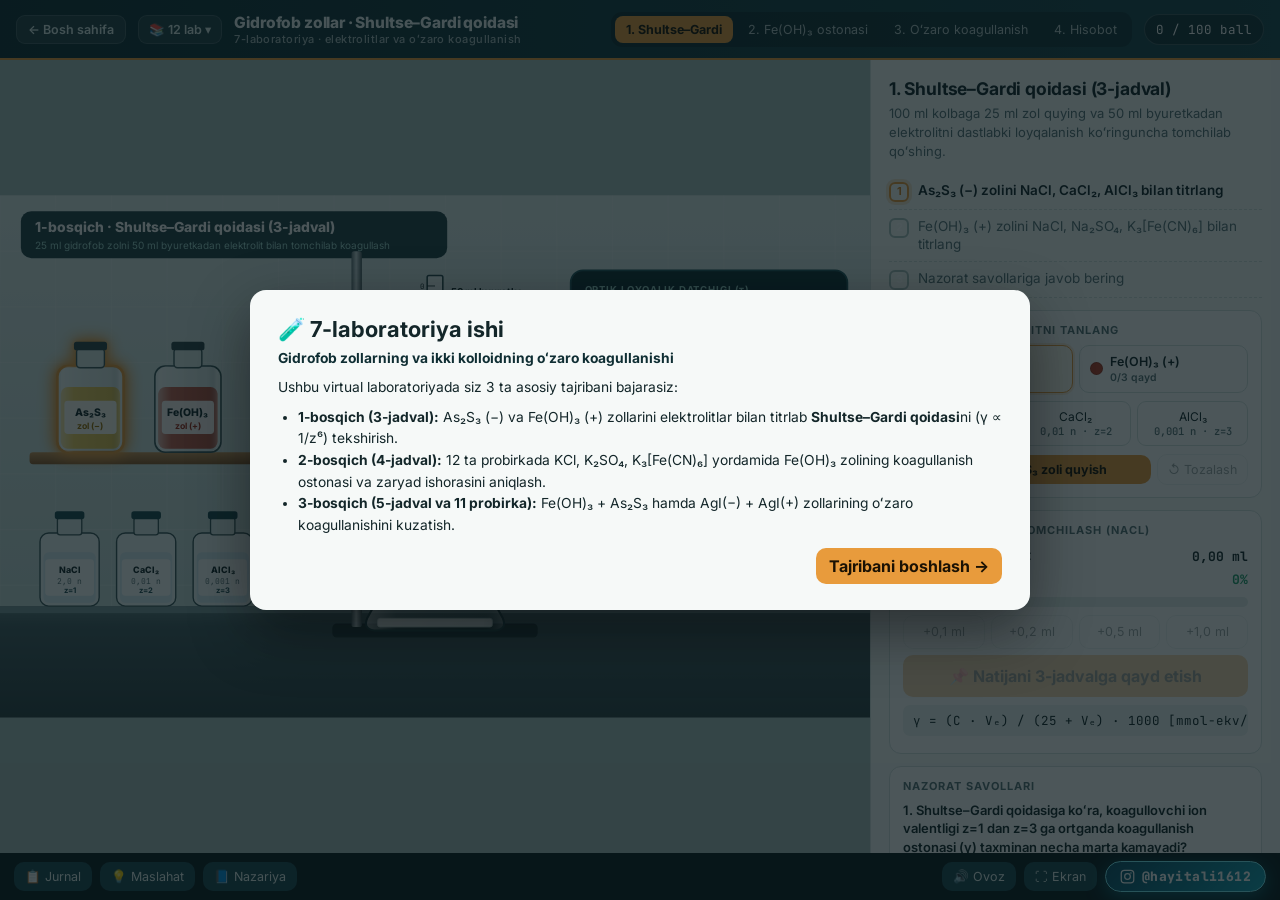
<file: labs/07-gidrofob.html>
<!doctype html>
<html lang="uz">
<head>
<meta charset="utf-8">
<meta name="viewport" content="width=device-width, initial-scale=1">
<meta name="author" content="Qayumov Hayitali">
<meta name="description" content="7-laboratoriya ishi: Gidrofob zollarning (As2S3, Fe(OH)3) elektrolitlar ta'sirida koagullanishi, Shultse–Gardi qoidasi, koagullanish ostonasi va ikki kolloidning (Fe(OH)3+As2S3, AgI) o'zaro koagullanishi.">
<title>7-laboratoriya · Gidrofob zollarning koagullanishi</title>
<link rel="stylesheet" href="../assets/lab-core.css?v=5">
<style>
  .sol-pills { display: grid; grid-template-columns: 1fr 1fr; gap: 6px; margin-bottom: 8px; }
  .sol-pill { display: flex; align-items: center; gap: 7px; padding: 8px 10px; border-radius: 10px; border: 1.5px solid var(--line); background: #fff; font-size: 12.5px; font-weight: 600; text-align: left; }
  .sol-pill .sw { width: 13px; height: 13px; border-radius: 50%; flex: none; border: 1px solid rgba(0,0,0,.18); }
  .sol-pill.act { border-color: var(--accent); background: #fff9ee; box-shadow: 0 0 0 2px rgba(232,155,60,.18); }
  .ele-grid { display: grid; grid-template-columns: repeat(3, 1fr); gap: 6px; margin-bottom: 8px; }
  .ele-btn { padding: 7px 6px; font-size: 12px; background: #fff; border: 1.5px solid var(--line); border-radius: 9px; line-height: 1.3; text-align: center; }
  .ele-btn.act { border-color: var(--top); background: #eaf3f2; font-weight: 700; }
  .ele-btn.done { border-color: var(--ok); background: #e9f9f1; }
  .ele-btn small { display: block; font-size: 10.5px; color: var(--muted); font-family: var(--mono); font-weight: 500; }
  .meter-bar { height: 10px; background: #e4eeec; border-radius: 99px; overflow: hidden; margin: 6px 0 4px; }
  .meter-fill { height: 100%; border-radius: 99px; transition: width .2s, background .2s; }
  .subtabs { display: grid; grid-template-columns: 1fr 1fr; gap: 6px; margin-bottom: 10px; }
  .subtabs button { font-size: 12.5px; padding: 8px; border: 1.5px solid var(--line); background: #fff; font-weight: 600; }
  .subtabs button.act { background: var(--top); color: #fff; border-color: var(--top); }
  .subtabs button.done::after { content: " ✓"; color: #7fe6be; }
  .frame-cell { border: 2px solid var(--err) !important; background: #fff3f3 !important; font-weight: 800; color: #9c1f1f; }
  .tube-chip { display: inline-flex; align-items: center; justify-content: center; width: 28px; height: 28px; border-radius: 7px; border: 1.5px solid var(--line); background: #fff; font-family: var(--mono); font-size: 12px; font-weight: 700; padding: 0; }
  .tube-chip.sel { border-color: var(--accent); background: #fff5e3; }
  .tube-chip.ok { border-color: var(--ok); background: #e3f7ee; color: #0e593b; }
</style>
</head>
<body>
<header class="lab-head">
  <a class="home-link" href="../index.html">← Bosh sahifa</a>
  <div class="lab-switch-wrap" id="labSwitchWrap"></div>
  <div class="brand">Gidrofob zollar · Shultse–Gardi qoidasi<small>7-laboratoriya · elektrolitlar va oʻzaro koagullanish</small></div>
  <nav class="tabs" id="tabs"></nav>
  <div class="scorechip" id="chip">0 / 100 ball</div>
</header>

<main class="lab-main">
  <div id="stageWrap">
    <svg id="scene" viewBox="0 0 1000 600" preserveAspectRatio="xMidYMid meet"></svg>
  </div>
  <aside id="panel"></aside>
</main>

<footer class="lab-foot">
  <button id="btnTable">📋 Jurnal</button>
  <button id="btnHint">💡 Maslahat</button>
  <button id="btnTheory">📘 Nazariya</button>
  <span class="sp"></span>
  <button id="btnSnd">🔊 Ovoz</button>
  <button id="btnFull">⛶ Ekran</button>
  <a class="ig-credit" href="https://instagram.com/hayitali1612" target="_blank" rel="noopener noreferrer" title="Instagram: @hayitali1612">hayitali1612</a>
</footer>

<div id="toasts"></div>
<div id="modal"><div class="card" id="modalCard"></div></div>

<script src="../assets/lab-core.js?v=5"></script>
<script>
"use strict";
const LAB_ID = 7;
const { el, clamp, lerp, f1, rnd, shuf } = LabUI;
const svg = document.getElementById("scene");

/* ============ KIMYOVIY MODEL VA MA'LUMOTLAR (3-, 4-, 5-JADVALLAR) ============ */
const jitter = (base, pct = 0.04) => +(base * (1 + (Math.random() * 2 - 1) * pct)).toFixed(2);

// 1-bosqich: 3-jadval (25 ml zol + 50 ml byuretka, Shultse-Gardi γ ~ 1/z^6)
const S1_SOLS = {
  As2S3: {
    name: "As₂S₃ zoli",
    full: "Mishyak (III) sulfid zoli",
    charge: "−",
    chargeTxt: "Manfiy (−)",
    ionRole: "kation",
    col: "#f2c63d",
    colDark: "#c99714",
    flocCol: "#d49c0e",
    ele: [
      { id: "As_NaCl",  f: "NaCl",  ion: "Na⁺",  z: 1, cn: 2.0,   cM: 2000, vCrit: jitter(1.22, 0.04) },
      { id: "As_CaCl2", f: "CaCl₂", ion: "Ca²⁺", z: 2, cn: 0.01,  cM: 5,    vCrit: jitter(4.20, 0.04) },
      { id: "As_AlCl3", f: "AlCl₃", ion: "Al³⁺", z: 3, cn: 0.001, cM: 0.333,vCrit: jitter(3.48, 0.04) }
    ]
  },
  FeOH3: {
    name: "Fe(OH)₃ zoli",
    full: "Temir (III) gidroksid zoli",
    charge: "+",
    chargeTxt: "Musbat (+)",
    ionRole: "anion",
    col: "#b83b24",
    colDark: "#7b1f10",
    flocCol: "#6d1b0e",
    ele: [
      { id: "Fe_NaCl",   f: "NaCl",         ion: "Cl⁻",          z: 1, cn: 2.0,   cM: 2000,  vCrit: jitter(1.38, 0.04) },
      { id: "Fe_Na2SO4", f: "Na₂SO₄",       ion: "SO₄²⁻",        z: 2, cn: 0.01,  cM: 5,     vCrit: jitter(4.95, 0.04) },
      { id: "Fe_K3FeCN", f: "K₃[Fe(CN)₆]",  ion: "[Fe(CN)₆]³⁻",  z: 3, cn: 0.001, cM: 0.333, vCrit: jitter(4.12, 0.04) }
    ]
  }
};

// 2-bosqich: 4-jadval (12 ta probirka = 3 seriya × 4 probirka: 5 ml Fe(OH)3 + 4.5/4/3/1 ml H2O + 0.5/1/2/4 ml elektrolit)
const S2_VOLS = [
  { n: 1, sol: 5, w: 4.5, e: 0.5 },
  { n: 2, sol: 5, w: 4.0, e: 1.0 },
  { n: 3, sol: 5, w: 3.0, e: 2.0 },
  { n: 4, sol: 5, w: 1.0, e: 4.0 }
];
const S2_SERIES = [
  {
    id: "KCl", label: "1 N KCl", short: "KCl (1 N)", cn: 1.0, cM: 1000, z: 1, ion: "Cl⁻",
    gammaTrueN: 92, // mmol-ekv/L -> 1-prob (50) tiniq, 2-prob (100) loyqalanish, 3-4 cho'kma
    firstTube: 2,
    tubeDesc: ["Tiniq (barqaror)", "Loyqalanish (ostona!)", "Kuchli koagullanish", "Toʻliq choʻkish"]
  },
  {
    id: "K2SO4", label: "0,01 N K₂SO₄", short: "K₂SO₄ (0,01 N)", cn: 0.01, cM: 5, z: 2, ion: "SO₄²⁻",
    gammaTrueN: 1.65, // 1-prob (0.5) tiniq, 2-prob (1.0) tiniq, 3-prob (2.0) loyqalanish, 4-prob (4.0) cho'kma
    firstTube: 3,
    tubeDesc: ["Tiniq (barqaror)", "Tiniq (yengil opales.)", "Loyqalanish (ostona!)", "Toʻliq choʻkish"]
  },
  {
    id: "K3FeCN", label: "0,001 N K₃[Fe(CN)₆]", short: "K₃[Fe(CN)₆] (0,001 N)", cn: 0.001, cM: 0.333, z: 3, ion: "[Fe(CN)₆]³⁻",
    gammaTrueN: 0.145, // 1-prob (0.05) tiniq, 2-prob (0.10) tiniq, 3-prob (0.20) loyqalanish, 4-prob (0.40) cho'kma
    firstTube: 3,
    tubeDesc: ["Tiniq (barqaror)", "Tiniq (barqaror)", "Loyqalanish (ostona!)", "Toʻliq choʻkish"]
  }
];

// 3-bosqich A: 5-jadval — Fe(OH)3 (+) va As2S3 (-) o'zaro koagullanishi (6 probirka)
const S3A_TUBES = [
  { n: 1, fe: 9, as: 1, supCol: "#b93d24", supOp: 0.85, sedH: 8,  sedCol: "#7c3214", supTxt: "Toʻq qizil-qoʻngʻir (Fe(OH)₃ ortiqcha)", eq: false },
  { n: 2, fe: 7, as: 3, supCol: "#cf683e", supOp: 0.62, sedH: 18, sedCol: "#8a4818", supTxt: "Och qizgʻish-qoʻngʻir (+)", eq: false },
  { n: 3, fe: 5, as: 5, supCol: "#e6f2f5", supOp: 0.22, sedH: 31, sedCol: "#965a15", supTxt: "Rangsiz, tiniq (toʻliq oʻzaro koag.)", eq: true },
  { n: 4, fe: 3, as: 7, supCol: "#edd05b", supOp: 0.60, sedH: 19, sedCol: "#a87018", supTxt: "Och sariq (−)", eq: false },
  { n: 5, fe: 2, as: 8, supCol: "#f1c942", supOp: 0.78, sedH: 12, sedCol: "#b48218", supTxt: "Sariq (As₂S₃ ortiqcha)", eq: false },
  { n: 6, fe: 1, as: 9, supCol: "#f2c12c", supOp: 0.90, sedH: 6,  sedCol: "#bd8e18", supTxt: "Toʻq sariq (As₂S₃ kuchli ortiqcha)", eq: false }
];

// 3-bosqich B: 11-probirka jadvali — AgI(-) va AgI(+) o'zaro koagullanishi (10 va 11 - nazorat)
const S3B_TUBES = [
  { n: 1,  neg: 1,  pos: 9,  chg: "+", ctrl: false, turb: 0.14, sed: 2  },
  { n: 2,  neg: 2,  pos: 8,  chg: "+", ctrl: false, turb: 0.22, sed: 4  },
  { n: 3,  neg: 3,  pos: 7,  chg: "+", ctrl: false, turb: 0.36, sed: 8  },
  { n: 4,  neg: 4,  pos: 6,  chg: "+", ctrl: false, turb: 0.68, sed: 16 },
  { n: 5,  neg: 5,  pos: 5,  chg: "0", ctrl: false, turb: 0.18, sed: 30, eq: true },
  { n: 6,  neg: 6,  pos: 4,  chg: "−", ctrl: false, turb: 0.66, sed: 15 },
  { n: 7,  neg: 7,  pos: 3,  chg: "−", ctrl: false, turb: 0.35, sed: 7  },
  { n: 8,  neg: 8,  pos: 2,  chg: "−", ctrl: false, turb: 0.20, sed: 3  },
  { n: 9,  neg: 9,  pos: 1,  chg: "−", ctrl: false, turb: 0.13, sed: 2  },
  { n: 10, neg: 10, pos: 0,  chg: "−", ctrl: true,  turb: 0.08, sed: 0  },
  { n: 11, neg: 0,  pos: 10, chg: "+", ctrl: true,  turb: 0.08, sed: 0  }
];

/* ============ HOLAT (STATE) ============ */
const S = {
  stage: 1,
  pen: { 1: 0, 2: 0, 3: 0 },
  events: [],
  q: {},
  quiz: {},
  // 1-bosqich
  s1: {
    sol: "As2S3",
    eleIdx: 0,
    flaskFilled: false,
    buretteLoaded: false,
    vol: 0,
    rec: {}, // id -> { v, gammaN, gammaM }
    swirl: 0,
    drops: [],
    overWarned: false
  },
  // 2-bosqich
  s2: {
    solAdded: false,
    waterAdded: false,
    eleAdded: { KCl: false, K2SO4: false, K3FeCN: false },
    shaken: false,
    waitProg: 0, // 0..1 (1 soat)
    waiting: false,
    waited: false,
    selSeries: 0,
    selTube: null,
    pickedThreshold: { KCl: null, K2SO4: null, K3FeCN: null },
    deducedCharge: null,
    deducedIon: null,
    shakeT: 0
  },
  // 3-bosqich
  s3: {
    sub: "A", // "A" or "B"
    // Part A
    aFe: false, aAs: false, aShaken: false,
    aWaitProg: 0, aWaiting: false, aWaited: false,
    aPickedEq: null, aShakeT: 0,
    // Part B
    bNeg: false, bPos: false, bShaken: false,
    bSettled: 0, bSettling: false, bDoneSettle: false,
    bFramed: null, bShakeT: 0, bSelTube: null
  }
};

/* ============ SAVOLLAR ============ */
const QS = {
  1: [
    {
      id: "q1a",
      q: "Shultse–Gardi qoidasiga koʻra, koagullovchi ion valentligi z=1 dan z=3 ga ortganda koagullanish ostonasi (γ) taxminan necha marta kamayadi?",
      o: [
        "γ ~ 1/z⁶ boʻlgani uchun 3⁶ = 729 marta kamayadi",
        "3 marta kamayadi (chiziqli bogʻliqlik)",
        "9 marta kamayadi (1/z²)",
        "Koagullanish ostonasi ion valentligiga bogʻliq emas"
      ],
      a: 0
    },
    {
      id: "q1b",
      q: "Manfiy zaryadlangan As₂S₃ zolini AlCl₃, CaCl₂ va NaCl eritmalari bilan koagullaganda koagullovchi ionlar qaysilar?",
      o: [
        "Kationlar: Al³⁺, Ca²⁺, Na⁺ (zarracha zaryadiga qarama-qarshi ishorali ionlar)",
        "Faqat Cl⁻ anioni",
        "H⁺ va OH⁻ ionlari",
        "Elektrolitning ikkala ioni bir xil taʼsir koʻrsatadi"
      ],
      a: 0
    }
  ],
  2: [
    {
      id: "q2a",
      q: "KCl (1 N), K₂SO₄ (0,01 N) va K₃[Fe(CN)₆] (0,001 N) taʼsirida Fe(OH)₃ zolining ostonasi keskin kamayishi nimani isbotlaydi?",
      o: [
        "Koagullovchi ion — anionlar (Cl⁻, SO₄²⁻, [Fe(CN)₆]³⁻), demak Fe(OH)₃ zoli musbat (+) zaryadlangan",
        "K⁺ kationi zolni kuchli koagullaydi",
        "Fe(OH)₃ zoli manfiy (−) zaryadlangan",
        "Zolning zaryadi nolga teng"
      ],
      a: 0
    },
    {
      id: "q2b",
      q: "4-jadvalda barcha probirkalarda umumiy hajm (5 ml zol + suv + elektrolit) necha ml ga teng qilib olinadi va nima uchun?",
      o: [
        "10 ml; zolning barcha probirkalardagi konsentratsiyasi bir xil boʻlishi uchun",
        "15 ml; suv koagullanishni tezlashtirishi uchun",
        "5 ml; distillangan suv hajmi hisobga olinmaydi",
        "20 ml; probirka toʻlib turishi uchun"
      ],
      a: 0
    }
  ],
  3: [
    {
      id: "q3a",
      q: "Fe(OH)₃ (+) va As₂S₃ (−) zollari ekvivalent nisbatda aralashtirilganda choʻkma ustidagi eritma qanday boʻladi?",
      o: [
        "Rangsiz va tiniq — ikkala zol ham toʻliq oʻzaro zaryadsizlanib choʻkmaga tushadi",
        "Toʻq qizil rangda qoladi",
        "Toʻq sariq rangda qoladi",
        "Koagullanish umuman sodir boʻlmaydi"
      ],
      a: 0
    },
    {
      id: "q3b",
      q: "AgI(−) va AgI(+) zollarini aralashtirish tajribasida 10- va 11-probirkalar nima vazifani bajaradi?",
      o: [
        "Nazorat (kontrol) probirkalari — sof manfiy va sof musbat zollarning barqarorligini solishtirish uchun",
        "Eng tez choʻkadigan probirkalar",
        "Elektrolit konsentratsiyasini oʻlchash uchun",
        "Ortiqcha suv quyiladigan probirkalar"
      ],
      a: 0
    }
  ]
};

const QUIZ = [
  {
    id: "z1",
    q: "Koagullanish ostonasi (γ) qaysi formula bilan hisoblanadi?",
    o: [
      "γ = (C · Vₑ) / (V_zol + Vₑ)",
      "γ = (V_zol + Vₑ) / (C · Vₑ)",
      "γ = C · V_zol · Vₑ",
      "γ = C / z"
    ],
    a: 0
  },
  {
    id: "z2",
    q: "Musbat zaryadlangan Fe(OH)₃ zolini eng kam konsentratsiyada koagullaydigan elektrolit qaysi?",
    o: [
      "K₃[Fe(CN)₆] (uch valentli [Fe(CN)₆]³⁻ anioni)",
      "NaCl (bir valentli Cl⁻ anioni)",
      "Na₂SO₄ (ikki valentli SO₄²⁻ anioni)",
      "AlCl₃ (uch valentli Al³⁺ kationi)"
    ],
    a: 0
  },
  {
    id: "z3",
    q: "Koagullash qobiliyati (koagullash kuchi) koagullanish ostonasi bilan qanday bogʻlangan?",
    o: [
      "Teskari proporsional: P = 1 / γ (ostona qancha kichik boʻlsa, koagullash kuchi shuncha katta)",
      "Toʻgʻri proporsional: P = γ",
      "Kvadratik bogʻlangan: P = γ²",
      "Oʻzaro bogʻliq emas"
    ],
    a: 0
  },
  {
    id: "z4",
    q: "Ikki qarama-qarshi zaryadli AgI zoli (mAgI·xAg⁺ + nAgI·eI⁻) aralashtirilganda x < e boʻlsa, hosil boʻlgan zarrachalar qanday zaryadga ega boʻladi?",
    o: [
      "Manfiy (−) zaryadga — ortiqcha I⁻ ionlari sirtda ustunlik qiladi",
      "Musbat (+) zaryadga",
      "Har doim neytral (0) boʻladi",
      "Zaryad yoʻqolib, gaz ajraladi"
    ],
    a: 0
  },
  {
    id: "z5",
    q: "Gidrofob zollarga elektrolit qoʻshilganda koagullanishning fizik sababi nimada?",
    o: [
      "Qoʻsh elektr qavatining diffuz qismi siqiladi, ζ-potensial kritik qiymatdan pasayib zarrachalar yopishadi",
      "Dispers faza suvda erib ketadi",
      "Harorat keskin koʻtarilib zol qaynaydi",
      "Zarrachalar oʻlchami kichrayib molekulyar eritma hosil boʻladi"
    ],
    a: 0
  }
];

/* ============ YORDAMCHI FUNKSIYALAR ============ */
function curSolObj() { return S1_SOLS[S.s1.sol]; }
function curEleObj() { return S1_SOLS[S.s1.sol].ele[S.s1.eleIdx]; }
function s1Count() { return Object.keys(S.s1.rec).length; }

function pen(w, msg, once) {
  if (once && S.events.some(e => e.once === once)) return;
  S.pen[S.stage] = (S.pen[S.stage] || 0) + w;
  S.events.push({ st: S.stage, msg, once });
  LabUI.toast("⚠️ " + msg, "warn", 4000);
  SFX.play("warn");
}
function okT(msg) { LabUI.toast("✓ " + msg, "ok", 2800); SFX.play("ok"); }

function s1Done() { return s1Count() === 6 && QS[1].every(q => S.q[q.id] === q.a); }
function s2Done() {
  const thrOk = S2_SERIES.every(ser => S.s2.pickedThreshold[ser.id] === ser.firstTube);
  return S.s2.waited && thrOk && S.s2.deducedCharge === "+" && S.s2.deducedIon === "anion" && QS[2].every(q => S.q[q.id] === q.a);
}
function s3ADone() { return S.s3.aWaited && S.s3.aPickedEq === 3; }
function s3BDone() { return S.s3.bDoneSettle && S.s3.bFramed === 5; }
function s3Done() { return s3ADone() && s3BDone() && QS[3].every(q => S.q[q.id] === q.a); }

function total() {
  // Stage 1: max 28 (6 titrations × 3.5 = 21, 2 Qs × 3.5 = 7)
  let p1 = s1Count() * 3.5 + QS[1].filter(q => S.q[q.id] === q.a).length * 3.5;
  p1 = clamp(Math.round(p1 - (S.pen[1] || 0)), 0, 28);

  // Stage 2: max 24 (prep & wait 8, 3 thresholds × 2 = 6, charge & ion 4, 2 Qs × 3 = 6)
  let p2 = (S.s2.solAdded ? 1.5 : 0) + (S.s2.waterAdded ? 1.5 : 0)
    + Object.values(S.s2.eleAdded).filter(Boolean).length * 1
    + (S.s2.waited ? 2 : 0)
    + S2_SERIES.filter(ser => S.s2.pickedThreshold[ser.id] === ser.firstTube).length * 2
    + (S.s2.deducedCharge === "+" ? 2 : 0) + (S.s2.deducedIon === "anion" ? 2 : 0)
    + QS[2].filter(q => S.q[q.id] === q.a).length * 3;
  p2 = clamp(Math.round(p2 - (S.pen[2] || 0)), 0, 24);

  // Stage 3: max 28 (Part A: 11, Part B: 11, 2 Qs × 3 = 6)
  let p3 = (S.s3.aFe ? 2 : 0) + (S.s3.aAs ? 2 : 0) + (S.s3.aWaited ? 4 : 0) + (S.s3.aPickedEq === 3 ? 3 : 0)
    + (S.s3.bNeg ? 2 : 0) + (S.s3.bPos ? 2 : 0) + (S.s3.bDoneSettle ? 4 : 0) + (S.s3.bFramed === 5 ? 3 : 0)
    + QS[3].filter(q => S.q[q.id] === q.a).length * 3;
  p3 = clamp(Math.round(p3 - (S.pen[3] || 0)), 0, 28);

  // Quiz: max 20 (5 × 4)
  const pq = QUIZ.filter(q => S.quiz[q.id] === q.a).length * 4;
  return { p1, p2, p3, pq, tot: clamp(p1 + p2 + p3 + pq, 0, 100) };
}

function renderTabs() {
  const names = [
    [1, "1. Shultse–Gardi", s1Done()],
    [2, "2. Fe(OH)₃ ostonasi", s2Done()],
    [3, "3. Oʻzaro koagullanish", s3Done()],
    [4, "4. Hisobot", s1Done() && s2Done() && s3Done() && QUIZ.every(q => S.quiz[q.id] !== undefined)]
  ];
  el("tabs").innerHTML = names.map(([i, t, d]) =>
    `<button class="${S.stage === i ? "cur" : ""} ${d ? "done" : ""}" onclick="goStage(${i})">${d ? "✓ " : ""}${t}</button>`
  ).join("");
  const sc = total();
  el("chip").textContent = `${sc.tot} / 100 ball`;
  const isDone = s1Done() && s2Done() && s3Done();
  LabProgress.save(LAB_ID, sc.tot, isDone);
}

window.goStage = function (n) {
  S.stage = n;
  SFX.play("click");
  renderAll();
};

/* ============ STAGE 1 AMALLAR ============ */
window.s1SelectSol = function (k) {
  if (S.s1.sol === k) return;
  S.s1.sol = k;
  S.s1.eleIdx = 0;
  S.s1.flaskFilled = false;
  S.s1.buretteLoaded = false;
  S.s1.vol = 0;
  S.s1.overWarned = false;
  SFX.play("click");
  renderAll();
};
window.s1SelectEle = function (idx) {
  S.s1.eleIdx = idx;
  S.s1.buretteLoaded = true;
  S.s1.vol = 0;
  S.s1.overWarned = false;
  SFX.play("pour");
  LabUI.toast(`Byuretkaga <b>${curEleObj().f} (${f1(curEleObj().cn, curEleObj().cn < 0.01 ? 3 : curEleObj().cn < 1 ? 2 : 1)} n)</b> quyildi.`, "ok", 2200);
  renderAll();
};
window.s1PourSol = function () {
  S.s1.flaskFilled = true;
  S.s1.vol = 0;
  S.s1.overWarned = false;
  SFX.play("pipette");
  LabUI.toast(`100 ml kolbaga pipetka bilan <b>25 ml ${curSolObj().name}</b> quyildi.`, "ok", 2200);
  renderAll();
};
window.s1AddDrop = function (dv) {
  if (!S.s1.flaskFilled) {
    LabUI.toast("Avval 100 ml kolbaga 25 ml zol quying!", "warn");
    SFX.play("warn");
    return;
  }
  if (!S.s1.buretteLoaded) {
    S.s1.buretteLoaded = true;
  }
  const ele = curEleObj();
  if (S.s1.vol + dv > 50) return;
  S.s1.vol = +(S.s1.vol + dv).toFixed(2);
  S.s1.swirl = 1.0;
  const count = dv >= 1 ? 3 : 1;
  for (let i = 0; i < count; i++) {
    S.s1.drops.push({ y: 274 - i * 16, v: 260 + i * 25 });
  }
  SFX.play(dv >= 1 ? "pour" : "drip");
  const ratio = S.s1.vol / ele.vCrit;
  if (ratio >= 1.0 && ratio < 1.0 + dv / ele.vCrit + 0.02) {
    LabUI.toast(`🔬 <b>Koagullanish belgilari paydo boʻldi!</b> Zol loyqalandi (V = ${f1(S.s1.vol, 2)} ml). Natijani qayd eting!`, "ok", 3400);
    SFX.play("bell");
  } else if (ratio > 1.55 && !S.s1.overWarned) {
    S.s1.overWarned = true;
    pen(1, "Ortiqcha elektrolit quyib yuborildi — koagullanishning dastlabki belgisi oʻtib ketdi. Kolbani yangilab qayta titrlang!", "s1over_" + ele.id);
  }
  renderAll();
};
window.s1Record = function () {
  const ele = curEleObj();
  if (!S.s1.flaskFilled || S.s1.vol <= 0) return;
  const ratio = S.s1.vol / ele.vCrit;
  if (ratio < 0.94) {
    LabUI.toast("Hali koagullanish boshlanmadi (zol tiniq). Ehtiyotlik bilan tomchilashda davom eting.", "warn");
    SFX.play("warn");
    return;
  }
  const V = S.s1.vol;
  const gammaN = (ele.cn * 1000 * V) / (25 + V); // mmol-ekv/L
  const gammaM = (ele.cM * V) / (25 + V);        // mmol/L
  S.s1.rec[ele.id] = { v: V, gammaN, gammaM, z: ele.z, f: ele.f, ion: ele.ion, sol: S.s1.sol };
  okT(`${ele.f} qayd etildi: V = ${f1(V, 2)} ml, γ = ${gammaN >= 10 ? f1(gammaN, 1) : gammaN >= 1 ? f1(gammaN, 2) : f1(gammaN, 3)} mmol-ekv/L`);
  // Avtomatik keyingi o'lchanmagan elektrolitga taklif
  const sol = curSolObj();
  const nextIdx = sol.ele.findIndex(e => !S.s1.rec[e.id]);
  if (nextIdx >= 0) {
    S.s1.eleIdx = nextIdx;
    S.s1.flaskFilled = false;
    S.s1.buretteLoaded = false;
    S.s1.vol = 0;
    S.s1.overWarned = false;
  } else {
    const otherKey = S.s1.sol === "As2S3" ? "FeOH3" : "As2S3";
    if (S1_SOLS[otherKey].ele.some(e => !S.s1.rec[e.id])) {
      LabUI.toast(`<b>${sol.name}</b> uchun barcha 3 elektrolit oʻlchandi! Endi <b>${S1_SOLS[otherKey].name}</b> ga oʻting.`, "ok", 3800);
    }
  }
  renderAll();
};
window.s1ResetRun = function () {
  S.s1.vol = 0;
  S.s1.overWarned = false;
  S.s1.flaskFilled = true;
  SFX.play("splash");
  renderAll();
};

/* ============ STAGE 2 AMALLAR ============ */
window.s2AddSol = function () {
  S.s2.solAdded = true;
  SFX.play("pipette");
  okT("12 ta probirkaning har biriga 5 ml dan Fe(OH)₃ zoli quyildi.");
  renderAll();
};
window.s2AddWater = function () {
  if (!S.s2.solAdded) { LabUI.toast("Avval barcha probirkalarga 5 ml dan Fe(OH)₃ zolini quying.", "warn"); return; }
  S.s2.waterAdded = true;
  SFX.play("pour");
  okT("Distillangan suv (4,5; 4; 3; 1 ml) jadval boʻyicha quyildi.");
  renderAll();
};
window.s2AddEle = function (id) {
  if (!S.s2.waterAdded) { LabUI.toast("Avval distillangan suvni jadval boʻyicha qoʻshing.", "warn"); return; }
  S.s2.eleAdded[id] = true;
  SFX.play("drip");
  const ser = S2_SERIES.find(x => x.id === id);
  okT(`${ser.label} (0,5; 1; 2; 4 ml) qoʻshildi.`);
  renderAll();
};
window.s2Shake = function () {
  if (!Object.values(S.s2.eleAdded).every(Boolean)) {
    LabUI.toast("Avval barcha 3 ta elektrolit seriyasini probirkalarga qoʻshing!", "warn");
    return;
  }
  S.s2.shaken = true;
  S.s2.shakeT = 1.0;
  SFX.play("shake");
  okT("Barcha 12 probirka yaxshilab aralashtirildi! Endi 1 soat kuting.");
  renderAll();
};
window.s2WaitHour = function () {
  if (!S.s2.shaken) { LabUI.toast("Avval probirkalarni aralashtiring (chayqating)!", "warn"); return; }
  if (S.s2.waiting || S.s2.waited) return;
  S.s2.waiting = true;
  S.s2.waitProg = 0;
  SFX.play("tick");
  renderPanel();
};
window.s2PickThr = function (serId, tubeNo) {
  const ser = S2_SERIES.find(s => s.id === serId);
  S.s2.pickedThreshold[serId] = tubeNo;
  if (tubeNo === ser.firstTube) {
    okT(`${ser.short}: ${tubeNo}-probirkada dastlabki loyqalanish — toʻgʻri!`);
  } else {
    pen(1, `${ser.short} seriyasida birinchi loyqalangan probirkani diqqat bilan tekshiring (${tubeNo}-probirka emas).`, "s2t_" + serId + "_" + tubeNo);
  }
  renderAll();
};
window.s2PickDeduction = function (kind, val) {
  if (kind === "ion") {
    S.s2.deducedIon = val;
    if (val === "anion") okT("Toʻgʻri! K⁺ barcha tuzlarda bir xil, faqat anion valentligi (1→2→3) oʻzgarmoqda.");
    else pen(1, "Eʼtibor bering: KCl, K₂SO₄, K₃[Fe(CN)₆] da kation (K⁺) bir xil, anion zaryadi ortib bormoqda!", "s2ion");
  } else {
    S.s2.deducedCharge = val;
    if (val === "+") okT("Toʻgʻri! Anionlar (−) koagullovchi boʻlgani uchun Fe(OH)₃ zoli musbat (+) zaryadlangan!");
    else pen(1, "Koagullovchi ion — manfiy anionlar; zol zarrachasi unga qarama-qarshi ishorali boʻladi!", "s2chg");
  }
  renderAll();
};

/* ============ STAGE 3 AMALLAR ============ */
window.s3Sub = function (sub) {
  S.s3.sub = sub;
  SFX.play("click");
  renderAll();
};
window.s3AAdd = function (which) {
  if (which === "fe") {
    S.s3.aFe = true;
    SFX.play("pipette");
    okT("6 ta probirkaga Fe(OH)₃ zoli (9; 7; 5; 3; 2; 1 ml) quyildi.");
  } else {
    if (!S.s3.aFe) { LabUI.toast("Avval Fe(OH)₃ zolini quying.", "warn"); return; }
    S.s3.aAs = true;
    SFX.play("pipette");
    okT("6 ta probirkaga As₂S₃ zoli (1; 3; 5; 7; 8; 9 ml) quyildi.");
  }
  renderAll();
};
window.s3AShake = function () {
  if (!S.s3.aAs) { LabUI.toast("Avval ikkala zolni ham probirkalarga quying.", "warn"); return; }
  S.s3.aShaken = true;
  S.s3.aShakeT = 1.0;
  SFX.play("shake");
  okT("Probirkalar chayqatildi! Endi 2 soat tinch qoʻying.");
  renderAll();
};
window.s3AWait = function () {
  if (!S.s3.aShaken || S.s3.aWaiting || S.s3.aWaited) return;
  S.s3.aWaiting = true;
  S.s3.aWaitProg = 0;
  SFX.play("tick");
  renderPanel();
};
window.s3APickEq = function (n) {
  S.s3.aPickedEq = n;
  if (n === 3) okT("Toʻgʻri! 3-probirkada (5 ml + 5 ml) choʻkma ustidagi eritma rangsiz va tiniq — toʻliq oʻzaro koagullanish!");
  else pen(1, `${n}-probirkada ortiqcha zol tufayli ustki eritma rangli qolgan. Rangsiz tiniq eritmali probirkani toping!`, "s3a_" + n);
  renderAll();
};

window.s3BAdd = function (which) {
  if (which === "neg") {
    S.s3.bNeg = true;
    SFX.play("pour");
    okT("1–10-probirkalarga manfiy AgI(−) zoli (1 dan 10 ml gacha) quyildi. 11-probirka boʻsh qoldirildi.");
  } else {
    if (!S.s3.bNeg) { LabUI.toast("Avval manfiy AgI(−) zolini quying.", "warn"); return; }
    S.s3.bPos = true;
    SFX.play("pour");
    okT("Musbat AgI(+) zoli (9 dan 1 ml gacha, 11-nazoratga 10 ml) quyildi — har birida jami 10 ml!");
  }
  renderAll();
};
window.s3BShake = function () {
  if (!S.s3.bPos) { LabUI.toast("Avval ikkala AgI zolini ham quying.", "warn"); return; }
  S.s3.bShaken = true;
  S.s3.bShakeT = 1.0;
  S.s3.bSettling = true;
  S.s3.bSettled = 0;
  SFX.play("shake");
  LabUI.toast("Probirkalar chayqatildi — dispers fazaning tez choʻkishini kuzating!", "ok", 2800);
  renderPanel();
};
window.s3BFramed = function (n) {
  if (!S.s3.bDoneSettle) { LabUI.toast("Avval probirkalarni chayqating va choʻkishni kuzating.", "warn"); return; }
  S.s3.bFramed = n;
  if (n === 5) okT("Ajoyib! 5-probirka (5 ml AgI⁻ + 5 ml AgI⁺) ramkaga olindi — ekvivalent oʻzaro koagullanish!");
  else pen(1, `${n}-probirkada zollardan biri ortiqcha. Eng tez va toʻliq choʻkkan probirkani ramkaga oling!`, "s3b_" + n);
  renderAll();
};

/* ============ SAVOL VA TEST JAVOBLARI ============ */
window.ansQ = function (st, id, idx) {
  const q = QS[st].find(x => x.id === id);
  if (!q || S.q[id] === q.a) return;
  S.q[id] = idx;
  if (idx === q.a) { okT("Toʻgʻri javob!"); }
  else { SFX.play("err"); LabUI.toast("Notoʻgʻri — qayta oʻylab koʻring.", "err", 2200); }
  renderAll();
};
window.ansQuiz = function (id, idx) {
  const q = QUIZ.find(x => x.id === id);
  if (!q || S.quiz[id] !== undefined) return;
  S.quiz[id] = idx;
  if (idx === q.a) { okT("Toʻgʻri!"); }
  else { SFX.play("err"); LabUI.toast("Notoʻgʻri javob.", "err", 2000); }
  renderAll();
};

function renderQBlock(st) {
  return `<div class="box"><h4>Nazorat savollari</h4>` + QS[st].map((q, qi) => {
    const order = shuf(q.o.length, st * 31 + qi * 17 + 7);
    const chosen = S.q[q.id];
    const solved = chosen === q.a;
    return `<div class="q"><p>${qi + 1}. ${q.q}</p>` + order.map(orig => {
      let cls = "";
      if (chosen === orig) cls = orig === q.a ? "right" : "wrong";
      else if (solved && orig === q.a) cls = "right";
      return `<button class="${cls}" ${solved ? "disabled" : ""} onclick="ansQ(${st},'${q.id}',${orig})">${q.o[orig]}</button>`;
    }).join("") + `</div>`;
  }).join("") + `</div>`;
}

/* ============ SVG LAB SAHNASI ============ */
function benchDefs() {
  return `<defs>
    <linearGradient id="wallG" x1="0" y1="0" x2="0" y2="1">
      <stop offset="0%" stop-color="#dfecea"/><stop offset="100%" stop-color="#c5dad7"/>
    </linearGradient>
    <linearGradient id="benchG" x1="0" y1="0" x2="0" y2="1">
      <stop offset="0%" stop-color="#5d777a"/><stop offset="18%" stop-color="#445c60"/><stop offset="100%" stop-color="#2c3f42"/>
    </linearGradient>
    <linearGradient id="woodG" x1="0" y1="0" x2="0" y2="1">
      <stop offset="0%" stop-color="#c99357"/><stop offset="100%" stop-color="#8c5a2b"/>
    </linearGradient>
    <linearGradient id="glassShine" x1="0" y1="0" x2="1" y2="0">
      <stop offset="0%" stop-color="#fff" stop-opacity=".55"/>
      <stop offset="22%" stop-color="#fff" stop-opacity=".08"/>
      <stop offset="85%" stop-color="#0f2e33" stop-opacity=".06"/>
      <stop offset="100%" stop-color="#fff" stop-opacity=".35"/>
    </linearGradient>
    <linearGradient id="metalG" x1="0" y1="0" x2="1" y2="0">
      <stop offset="0%" stop-color="#607378"/><stop offset="45%" stop-color="#cfdadc"/><stop offset="100%" stop-color="#4b5d61"/>
    </linearGradient>
    <clipPath id="flaskClip">
      <path d="M475 348 L475 390 L422 486 Q417 498 430 500 L570 500 Q583 498 578 486 L525 390 L525 348 Z"/>
    </clipPath>
  </defs>`;
}

function benchBG(titleTxt, subTxt) {
  let g = `<rect width="1000" height="475" fill="url(#wallG)"/>`;
  // Subtle lab tiles
  for (let x = 0; x <= 1000; x += 64) g += `<line x1="${x}" y1="0" x2="${x}" y2="475" stroke="#fff" stroke-opacity=".22"/>`;
  for (let y = 0; y <= 475; y += 64) g += `<line x1="0" y1="${y}" x2="1000" y2="${y}" stroke="#fff" stroke-opacity=".22"/>`;
  // Header placard on wall
  g += `<rect x="24" y="18" width="490" height="54" rx="12" fill="#0f2e33" fill-opacity=".9"/>
    <text x="40" y="42" fill="#fff" font-size="16" font-weight="800">${titleTxt}</text>
    <text x="40" y="61" fill="#9fd6cd" font-size="11.5">${subTxt}</text>`;
  // Benchtop
  g += `<rect x="0" y="472" width="1000" height="128" fill="url(#benchG)"/>
    <rect x="0" y="472" width="1000" height="8" fill="#7c989b"/>`;
  return g;
}

function drawClock(cx, cy, r, prog, label) {
  const ang = -Math.PI / 2 + prog * Math.PI * 2;
  const mx = cx + Math.cos(ang) * (r - 9);
  const my = cy + Math.sin(ang) * (r - 9);
  const hx = cx + Math.cos(-Math.PI / 2 + prog * Math.PI / 6) * (r - 16);
  const hy = cy + Math.sin(-Math.PI / 2 + prog * Math.PI / 6) * (r - 16);
  return `<g>
    <circle cx="${cx}" cy="${cy}" r="${r}" fill="#fff" stroke="#1b484f" stroke-width="4"/>
    <circle cx="${cx}" cy="${cy}" r="${r - 4}" fill="none" stroke="#dce8e6" stroke-width="1"/>
    ${[0,1,2,3,4,5,6,7,8,9,10,11].map(k => {
      const a = k * Math.PI / 6;
      return `<line x1="${cx + Math.cos(a)*(r-6)}" y1="${cy + Math.sin(a)*(r-6)}" x2="${cx + Math.cos(a)*(r-2)}" y2="${cy + Math.sin(a)*(r-2)}" stroke="#1b484f" stroke-width="${k%3===0?2:1}"/>`;
    }).join("")}
    <line x1="${cx}" y1="${cy}" x2="${hx}" y2="${hy}" stroke="#132629" stroke-width="3" stroke-linecap="round"/>
    <line x1="${cx}" y1="${cy}" x2="${mx}" y2="${my}" stroke="#e89b3c" stroke-width="2.2" stroke-linecap="round"/>
    <circle cx="${cx}" cy="${cy}" r="3" fill="#0f2e33"/>
    <rect x="${cx - 48}" y="${cy + r + 6}" width="96" height="22" rx="6" fill="#0f2e33"/>
    <text x="${cx}" y="${cy + r + 21}" text-anchor="middle" fill="#9bf2c8" font-size="11.5" font-family="JetBrains Mono,monospace" font-weight="700">${label}</text>
  </g>`;
}

function drawStage1() {
  const sol = curSolObj();
  const ele = curEleObj();
  const ratio = S.s1.flaskFilled ? S.s1.vol / ele.vCrit : 0;
  // Turbidity 0..1
  const turb = !S.s1.flaskFilled ? 0 : ratio < 0.72 ? 0.04 : ratio < 1.0 ? lerp(0.04, 0.45, (ratio - 0.72) / 0.28) : clamp(0.55 + (ratio - 1.0) * 0.8, 0.55, 1.0);
  const burY = 104 + (S.s1.vol / 50) * 145; // 50 ml burette liquid top

  let s = benchDefs() + benchBG("1-bosqich · Shultse–Gardi qoidasi (3-jadval)", "25 ml gidrofob zolni 50 ml byuretkadan elektrolit bilan tomchilab koagullash");

  // Left shelf: 2 sol bottles + 3 electrolyte bottles
  s += `<rect x="34" y="295" width="268" height="14" rx="4" fill="url(#woodG)"/>`;
  // Sol bottles on bench left
  const solKeys = ["As2S3", "FeOH3"];
  solKeys.forEach((k, i) => {
    const bx = 66 + i * 112;
    const so = S1_SOLS[k];
    const act = S.s1.sol === k;
    s += `<g class="clk ${act ? "glow" : ""}" onclick="s1SelectSol('${k}')">
      <rect x="${bx}" y="196" width="76" height="99" rx="12" fill="#e9f4f2" stroke="${act ? "#e89b3c" : "#3a5659"}" stroke-width="${act ? 3 : 1.8}"/>
      <rect x="${bx + 22}" y="176" width="32" height="22" rx="4" fill="#d9e8e6" stroke="#3a5659" stroke-width="1.6"/>
      <rect x="${bx + 19}" y="168" width="38" height="10" rx="3" fill="#2c4448"/>
      <rect x="${bx + 4}" y="220" width="68" height="71" rx="8" fill="${so.col}" fill-opacity=".88"/>
      <rect x="${bx + 4}" y="196" width="68" height="99" rx="10" fill="url(#glassShine)"/>
      <rect x="${bx + 8}" y="236" width="60" height="38" rx="4" fill="#fff" fill-opacity=".92"/>
      <text x="${bx + 38}" y="253" text-anchor="middle" font-size="12" font-weight="800" fill="#132629">${k === "As2S3" ? "As₂S₃" : "Fe(OH)₃"}</text>
      <text x="${bx + 38}" y="268" text-anchor="middle" font-size="10" font-weight="700" fill="${k === "As2S3" ? "#9a6c00" : "#9c2512"}">zol (${so.charge})</text>
    </g>`;
  });

  // 3 electrolyte bottles on bench below shelf
  sol.ele.forEach((e, i) => {
    const bx = 46 + i * 88;
    const act = S.s1.eleIdx === i && S.s1.buretteLoaded;
    const done = Boolean(S.s1.rec[e.id]);
    s += `<g class="clk ${act ? "glow" : ""}" onclick="s1SelectEle(${i})">
      <rect x="${bx}" y="388" width="68" height="84" rx="10" fill="#eef6f7" stroke="${done ? "#1f9d6b" : act ? "#e89b3c" : "#3a5659"}" stroke-width="${act || done ? 2.6 : 1.6}"/>
      <rect x="${bx + 20}" y="370" width="28" height="20" rx="3" fill="#dceaea" stroke="#3a5659" stroke-width="1.5"/>
      <rect x="${bx + 17}" y="363" width="34" height="9" rx="3" fill="#1b484f"/>
      <rect x="${bx + 4}" y="410" width="60" height="58" rx="6" fill="${e.f.includes("Fe") ? "#f4df7a" : "#cce8f4"}" fill-opacity=".68"/>
      <rect x="${bx + 6}" y="418" width="56" height="42" rx="4" fill="#fff" fill-opacity=".93"/>
      <text x="${bx + 34}" y="434" text-anchor="middle" font-size="10.2" font-weight="800" fill="#132629">${e.f}</text>
      <text x="${bx + 34}" y="447" text-anchor="middle" font-size="9.2" font-family="JetBrains Mono,monospace" fill="#587276">${f1(e.cn, e.cn < 0.01 ? 3 : e.cn < 1 ? 2 : 1)} n</text>
      <text x="${bx + 34}" y="457" text-anchor="middle" font-size="8.8" font-weight="700" fill="${done ? "#1f9d6b" : "#1b484f"}">${done ? "✓ qayd" : "z=" + e.z}</text>
    </g>`;
  });

  // Retort stand + 50 ml burette (center x=500)
  s += `<rect x="382" y="492" width="236" height="16" rx="5" fill="#223538"/>
    <rect x="404" y="64" width="12" height="432" rx="3" fill="url(#metalG)"/>
    <rect x="414" y="152" width="76" height="10" rx="3" fill="#3a4f52"/>
    <rect x="484" y="146" width="32" height="22" rx="4" fill="#2c3e41"/>
    <rect x="414" y="230" width="76" height="10" rx="3" fill="#3a4f52"/>
    <rect x="484" y="224" width="32" height="22" rx="4" fill="#2c3e41"/>`;

  // Burette glass tube (x=491..509, y=94..272)
  s += `<g>
    <rect x="491" y="92" width="18" height="176" rx="2" fill="#f3fafb" fill-opacity=".85" stroke="#2c4a4e" stroke-width="1.8"/>`;
  if (S.s1.buretteLoaded) {
    s += `<rect x="492.5" y="${burY}" width="15" height="${267 - burY}" fill="${ele.f.includes("Fe") ? "#f0d768" : "#9fd5f2"}" fill-opacity=".75"/>
      <ellipse cx="500" cy="${burY}" rx="7.5" ry="2.2" fill="#5aa8d6" fill-opacity=".7"/>`;
  }
  // Graduation ticks 0..50 ml
  for (let ml = 0; ml <= 50; ml += 5) {
    const ty = 104 + (ml / 50) * 145;
    s += `<line x1="491" y1="${ty}" x2="${ml % 10 === 0 ? 500 : 496}" y2="${ty}" stroke="#132629" stroke-width="1"/>`;
    if (ml % 10 === 0) s += `<text x="487" y="${ty + 3}" text-anchor="end" font-size="8.5" font-family="JetBrains Mono,monospace" fill="#132629">${ml}</text>`;
  }
  // Burette tip & clickable stopcock
  s += `<path d="M495 268 L505 268 L502 288 L498 288 Z" fill="#e6f3f5" stroke="#2c4a4e" stroke-width="1.4"/>
    <g class="clk" onclick="s1AddDrop(0.1)" title="Tomchilash (+0,1 ml)">
      <rect x="485" y="266" width="30" height="8" rx="3" fill="#e89b3c" stroke="#7d4a09" stroke-width="1.2"/>
      <circle cx="500" cy="270" r="5" fill="#fff" stroke="#7d4a09" stroke-width="1.4"/>
    </g>
    <text x="518" y="114" font-size="11" font-weight="700" fill="#132629">50 ml byuretka</text>
    <text x="518" y="130" font-size="11" font-family="JetBrains Mono,monospace" fill="#1b484f">${S.s1.buretteLoaded ? ele.f + " (" + f1(ele.cn, ele.cn < 0.01 ? 3 : ele.cn < 1 ? 2 : 1) + " n)" : "Boʻsh — elektrolit tanlang"}</text>
    <rect x="518" y="140" width="94" height="24" rx="6" fill="#0f2e33"/>
    <text x="565" y="156" text-anchor="middle" font-size="12" font-family="JetBrains Mono,monospace" font-weight="700" fill="#9bf2c8">V = ${f1(S.s1.vol, 2)} ml</text>
  </g>`;

  // Falling drops layer
  s += `<g id="s1Drops"></g>`;

  // White contrast tile + 100 ml Conical Flask
  s += `<rect x="434" y="486" width="132" height="10" rx="3" fill="#f7fbfa" stroke="#b9cecb"/>`;
  const liqH = S.s1.flaskFilled ? clamp(52 + S.s1.vol * 1.4, 52, 84) : 0;
  const liqTop = 500 - liqH;
  s += `<g class="clk" onclick="${S.s1.flaskFilled ? "s1AddDrop(0.1)" : "s1PourSol()"}" id="s1FlaskG">`;
  if (S.s1.flaskFilled) {
    s += `<g clip-path="url(#flaskClip)">
      <rect x="415" y="${liqTop}" width="170" height="${liqH + 4}" fill="${sol.col}" fill-opacity="${0.82 + turb * 0.16}"/>`;
    // Cloudiness overlay
    if (turb > 0.1) {
      s += `<rect x="415" y="${liqTop}" width="170" height="${liqH + 4}" fill="#fff" fill-opacity="${(turb * 0.34).toFixed(2)}"/>`;
    }
    // Floccules appear when approaching/past coagulation threshold
    if (ratio >= 0.88) {
      const nFloc = Math.min(48, Math.floor((ratio - 0.82) * 58));
      const settle = ratio > 1.3 ? clamp((ratio - 1.3) * 18, 0, 22) : 0;
      for (let i = 0; i < nFloc; i++) {
        const fx = 434 + ((i * 37) % 132);
        const fy = clamp(liqTop + 8 + ((i * 29) % Math.max(14, liqH - 12)) + settle, liqTop + 6, 496);
        const fr = 1.6 + (i % 3) * 0.8 + (ratio >= 1 ? 0.7 : 0);
        s += `<circle cx="${fx}" cy="${fy}" r="${fr.toFixed(1)}" fill="${sol.flocCol}" fill-opacity="${clamp(0.45 + (ratio - 0.85) * 0.7, 0.3, 0.92).toFixed(2)}"/>`;
      }
      if (ratio > 1.35) {
        const sedH = clamp((ratio - 1.35) * 14, 3, 16);
        s += `<rect x="418" y="${500 - sedH}" width="164" height="${sedH}" fill="${sol.colDark}" fill-opacity=".85"/>`;
      }
    }
    s += `<ellipse cx="500" cy="${liqTop}" rx="${28 + (500 - liqTop) * 0.25}" ry="3.2" fill="${sol.colDark}" fill-opacity=".32"/>
    </g>`;
  }
  // Conical flask glass outline
  s += `<path d="M475 344 L475 390 L422 486 Q417 498 430 500 L570 500 Q583 498 578 486 L525 390 L525 344" fill="url(#glassShine)" stroke="#264549" stroke-width="2.4" stroke-linejoin="round"/>
    <ellipse cx="500" cy="344" rx="25" ry="4.5" fill="#e6f2f1" stroke="#264549" stroke-width="2"/>
    <text x="500" y="472" text-anchor="middle" font-size="11.5" font-weight="800" fill="${S.s1.flaskFilled ? (S.s1.sol === "FeOH3" ? "#fff" : "#3a2800") : "#587276"}">${S.s1.flaskFilled ? `25 ml ${sol.name}` : "Boʻsh kolba (bosing)"}</text>
  </g>`;

  // Right side: Live optical turbidity monitor & 3-jadval dashboard on wall
  const coagHit = ratio >= 1.0;
  s += `<g transform="translate(656, 86)">
    <rect width="318" height="148" rx="14" fill="#0f2e33" stroke="#24575f" stroke-width="2"/>
    <text x="16" y="26" fill="#9fd6cd" font-size="11" font-weight="700" letter-spacing="1">OPTIK LOYQALIK DATCHIGI (τ)</text>
    <text x="16" y="58" fill="${coagHit ? "#ffcf66" : "#9bf2c8"}" font-size="26" font-family="JetBrains Mono,monospace" font-weight="800">${Math.round(turb * 100)}%</text>
    <text x="108" y="53" fill="#fff" font-size="12.5" font-weight="700">${!S.s1.flaskFilled ? "Zol quyilmagan" : ratio < 0.78 ? "Tiniq kolloid zol" : ratio < 1.0 ? "Yengil opalesensiya..." : ratio > 1.5 ? "Kuchli choʻkish (ortiqcha)" : "KOAGULLANISH BOSHLANDI!"}</text>
    <rect x="16" y="72" width="286" height="14" rx="7" fill="#1d444b"/>
    <rect x="16" y="72" width="${Math.round(turb * 286)}" height="14" rx="7" fill="${coagHit ? "#e89b3c" : "#22b583"}"/>
    <line x1="${16 + 0.55 * 286}" y1="68" x2="${16 + 0.55 * 286}" y2="90" stroke="#fff" stroke-dasharray="3 2" stroke-width="1.5"/>
    <text x="${16 + 0.55 * 286}" y="102" text-anchor="middle" fill="#ffcf66" font-size="9.5">Ostona chegarasi</text>
    <text x="16" y="128" fill="#cde3df" font-size="11">Koagullovchi ion: <tspan fill="#fff" font-weight="700">${ele.ion} (z=${ele.z})</tspan></text>
    <text x="210" y="128" fill="#cde3df" font-size="11">Qayd: <tspan fill="#9bf2c8" font-weight="700">${s1Count()}/6</tspan></text>
  </g>`;

  // Mini 3-jadval live card on right
  s += `<g transform="translate(656, 250)">
    <rect width="318" height="212" rx="14" fill="#ffffff" fill-opacity=".95" stroke="#c3d6d3" stroke-width="1.5"/>
    <text x="14" y="22" font-size="12" font-weight="800" fill="#132629">3-JADVAL · OʻLCHOV NATIJALARI</text>
    <line x1="12" y1="30" x2="306" y2="30" stroke="#d4e1df"/>
    <text x="14" y="45" font-size="10" font-weight="700" fill="#587276">Zol / Elektrolit</text>
    <text x="168" y="45" text-anchor="end" font-size="10" font-weight="700" fill="#587276">Kons.</text>
    <text x="224" y="45" text-anchor="end" font-size="10" font-weight="700" fill="#587276">Vₑ, ml</text>
    <text x="304" y="45" text-anchor="end" font-size="10" font-weight="700" fill="#587276">γ, mgek/L</text>`;
  const rows = [
    ...S1_SOLS.As2S3.ele.map(e => ({ sol: "As₂S₃", ...e })),
    ...S1_SOLS.FeOH3.ele.map(e => ({ sol: "Fe(OH)₃", ...e }))
  ];
  rows.forEach((r, idx) => {
    const ry = 66 + idx * 24;
    const rec = S.s1.rec[r.id];
    const isCur = r.id === ele.id;
    if (isCur) s += `<rect x="8" y="${ry - 14}" width="302" height="21" rx="5" fill="#fff4df"/>`;
    s += `<text x="14" y="${ry}" font-size="10.5" font-weight="${isCur ? 700 : 500}" fill="#132629">${r.sol} · ${r.f}</text>
      <text x="168" y="${ry}" text-anchor="end" font-size="10" font-family="JetBrains Mono,monospace" fill="#587276">${f1(r.cn, r.cn < 0.01 ? 3 : r.cn < 1 ? 2 : 1)} n</text>
      <text x="224" y="${ry}" text-anchor="end" font-size="10.5" font-family="JetBrains Mono,monospace" font-weight="700" fill="${rec ? "#1f9d6b" : "#99aba8"}">${rec ? f1(rec.v, 2) : "—"}</text>
      <text x="304" y="${ry}" text-anchor="end" font-size="10.5" font-family="JetBrains Mono,monospace" font-weight="700" fill="${rec ? "#0f2e33" : "#99aba8"}">${rec ? (rec.gammaN >= 10 ? f1(rec.gammaN, 1) : rec.gammaN >= 1 ? f1(rec.gammaN, 2) : f1(rec.gammaN, 3)) : "—"}</text>`;
  });
  s += `</g>`;
  return s;
}

function drawStage2() {
  let s = benchDefs() + benchBG("2-bosqich · Fe(OH)₃ zolining koagullanish ostonasi (4-jadval)", "12 ta probirka (3 elektrolit × 4 suyultirish): 5 ml zol + H₂O + elektrolit = 10 ml");

  // Clock top right
  const mins = Math.round(S.s2.waitProg * 60);
  s += drawClock(902, 76, 40, S.s2.waitProg, S.s2.waited ? "60 min ✓" : S.s2.waiting ? `${mins} min...` : "0 min");

  // 3 Wooden test tube racks side-by-side (each 290px wide)
  const shakeDx = S.s2.shakeT > 0 ? Math.sin(S.s2.shakeT * 36) * 5 * S.s2.shakeT : 0;
  S2_SERIES.forEach((ser, si) => {
    const rx = 34 + si * 316;
    const eleIn = S.s2.eleAdded[ser.id];
    const picked = S.s2.pickedThreshold[ser.id];

    s += `<g transform="translate(${rx + shakeDx}, 178)">
      <rect x="0" y="-22" width="286" height="28" rx="8" fill="${si === S.s2.selSeries ? "#0f2e33" : "#254c52"}"/>
      <text x="143" y="-4" text-anchor="middle" fill="#fff" font-size="12.5" font-weight="700">${ser.label} (${ser.ion}, z=${ser.z})</text>
      <!-- Wooden rack frame -->
      <rect x="0" y="260" width="286" height="24" rx="5" fill="url(#woodG)" stroke="#6d431d" stroke-width="1.5"/>
      <rect x="8" y="88" width="12" height="174" fill="url(#woodG)"/>
      <rect x="266" y="88" width="12" height="174" fill="url(#woodG)"/>
      <rect x="4" y="92" width="278" height="12" rx="3" fill="#b47e42" stroke="#6d431d"/>`;

    S2_VOLS.forEach((v, ti) => {
      const tx = 44 + ti * 60;
      const totVol = (S.s2.solAdded ? v.sol : 0) + (S.s2.waterAdded ? v.w : 0) + (eleIn ? v.e : 0);
      const cTubeN = (ser.cn * 1000 * v.e) / 10; // mmol-ekv/L
      const over = cTubeN >= ser.gammaTrueN;
      const strong = cTubeN >= ser.gammaTrueN * 1.9;
      const wp = S.s2.waitProg;
      const hLiq = (totVol / 10) * 145;
      const yTop = 256 - hLiq;
      const isPicked = picked === v.n;
      const isFirst = v.n === ser.firstTube && S.s2.waited;

      s += `<g class="clk" onclick="${S.s2.waited ? `s2PickThr('${ser.id}',${v.n})` : ""}">`;
      // Liquid inside tube
      if (totVol > 0) {
        const supOp = S.s2.waited && strong ? lerp(0.86, 0.25, wp) : S.s2.waited && over ? lerp(0.86, 0.58, wp) : 0.84;
        s += `<path d="M${tx - 15} ${yTop} L${tx + 15} ${yTop} L${tx + 15} 244 A15 15 0 0 1 ${tx - 15} 244 Z" fill="#b83b24" fill-opacity="${supOp.toFixed(2)}"/>`;
        // Turbidity & flocculation after waiting
        if (eleIn && wp > 0.08 && over) {
          const sedH = (strong ? 28 : 14) * wp;
          s += `<path d="M${tx - 14} ${258 - sedH} L${tx + 14} ${258 - sedH} L${tx + 14} 244 A14 14 0 0 1 ${tx - 14} 244 Z" fill="#631509" fill-opacity="${(0.85 * wp).toFixed(2)}"/>`;
          // Floating floccules
          const nf = strong ? 14 : 10;
          for (let k = 0; k < nf; k++) {
            const fx = tx - 10 + ((k * 7 + ti * 3) % 21);
            const fy = lerp(yTop + 12 + ((k * 13) % 90), 246 - sedH * 0.5, wp * (strong ? 0.75 : 0.35));
            s += `<circle cx="${fx}" cy="${fy}" r="${strong ? 2.3 : 1.7}" fill="#6e190b" fill-opacity="${(0.75 * wp).toFixed(2)}"/>`;
          }
        }
      }
      // Glass tube outline
      s += `<path d="M${tx - 16} 56 L${tx - 16} 244 A16 16 0 0 0 ${tx + 16} 244 L${tx + 16} 56" fill="url(#glassShine)" stroke="${isPicked ? (v.n === ser.firstTube ? "#1f9d6b" : "#d64545") : "#2a4549"}" stroke-width="${isPicked ? 3 : 1.8}"/>
        <ellipse cx="${tx}" cy="56" rx="16" ry="3.2" fill="#edf6f5" stroke="#2a4549" stroke-width="1.6"/>
        <circle cx="${tx}" cy="34" r="11" fill="${isPicked ? (v.n === ser.firstTube ? "#1f9d6b" : "#d64545") : "#0f2e33"}"/>
        <text x="${tx}" y="38" text-anchor="middle" fill="#fff" font-size="11" font-weight="800">${v.n}</text>
        <text x="${tx}" y="298" text-anchor="middle" fill="#eef6f5" font-size="9.5" font-family="JetBrains Mono,monospace">${f1(v.e, 1)} ml</text>
        <text x="${tx}" y="311" text-anchor="middle" fill="${isFirst ? "#ffcf66" : "#bcd3d0"}" font-size="9" font-family="JetBrains Mono,monospace">${cTubeN >= 10 ? f1(cTubeN, 0) : cTubeN >= 1 ? f1(cTubeN, 1) : f1(cTubeN, 2)}</text>
      </g>`;
    });
    s += `<text x="143" y="328" text-anchor="middle" fill="#9fd6cd" font-size="9.5">C (mmol-ekv/L) · 1 soatdan keyin loyqalangan birinchi probirkani bosing</text></g>`;
  });

  return s;
}

function drawStage3() {
  if (S.s3.sub === "A") {
    let s = benchDefs() + benchBG("3A-tajriba · Fe(OH)₃ (+) va As₂S₃ (−) oʻzaro koagullanishi (5-jadval)", "6 ta probirkada turli hajmiy nisbatlarda aralashtirish va 2 soatdan soʻng eritma rangini kuzatish");
    const mins = Math.round(S.s3.aWaitProg * 120);
    s += drawClock(902, 76, 40, S.s3.aWaitProg, S.s3.aWaited ? "2 soat ✓" : S.s3.aWaiting ? `${mins} min` : "0 min");

    // Two stock sol flasks on left
    s += `<g transform="translate(46, 260)">
      <rect x="0" y="92" width="84" height="118" rx="14" fill="#eef6f5" stroke="#2c4a4e" stroke-width="2"/>
      <rect x="5" y="122" width="74" height="83" rx="9" fill="#b83b24" fill-opacity=".88"/>
      <rect x="10" y="140" width="64" height="40" rx="5" fill="#fff" fill-opacity=".93"/>
      <text x="42" y="157" text-anchor="middle" font-size="11.5" font-weight="800" fill="#132629">Fe(OH)₃</text>
      <text x="42" y="172" text-anchor="middle" font-size="10" font-weight="700" fill="#9e2412">musbat (+)</text>

      <rect x="100" y="92" width="84" height="118" rx="14" fill="#eef6f5" stroke="#2c4a4e" stroke-width="2"/>
      <rect x="105" y="122" width="74" height="83" rx="9" fill="#f2c63d" fill-opacity=".9"/>
      <rect x="110" y="140" width="64" height="40" rx="5" fill="#fff" fill-opacity=".93"/>
      <text x="142" y="157" text-anchor="middle" font-size="11.5" font-weight="800" fill="#132629">As₂S₃</text>
      <text x="142" y="172" text-anchor="middle" font-size="10" font-weight="700" fill="#9a6b00">manfiy (−)</text>
    </g>`;

    // 6-tube wooden rack
    const shakeDx = S.s3.aShakeT > 0 ? Math.sin(S.s3.aShakeT * 36) * 6 * S.s3.aShakeT : 0;
    const wp = S.s3.aWaitProg;
    s += `<g transform="translate(${274 + shakeDx}, 172)">
      <rect x="0" y="276" width="676" height="26" rx="6" fill="url(#woodG)" stroke="#6d431d" stroke-width="1.6"/>
      <rect x="12" y="96" width="14" height="182" fill="url(#woodG)"/>
      <rect x="650" y="96" width="14" height="182" fill="url(#woodG)"/>
      <rect x="6" y="102" width="664" height="14" rx="4" fill="#b47e42" stroke="#6d431d"/>`;

    S3A_TUBES.forEach((t, i) => {
      const tx = 88 + i * 100;
      const totV = (S.s3.aFe ? t.fe : 0) + (S.s3.aAs ? t.as : 0);
      const hLiq = (totV / 10) * 162;
      const yTop = 272 - hLiq;
      const picked = S.s3.aPickedEq === t.n;

      s += `<g class="clk" onclick="${S.s3.aWaited ? `s3APickEq(${t.n})` : ""}">`;
      if (totV > 0) {
        // Unsettled mix color before wait -> transitions to supernatant + precipitate during wait
        const mixCol = t.fe > t.as ? "#bf5c28" : t.fe === t.as ? "#cb7e26" : "#dfa22d";
        const curSupCol = S.s3.aShaken && wp > 0.15 ? t.supCol : (S.s3.aAs ? mixCol : "#b83b24");
        const curSupOp = S.s3.aShaken && wp > 0.15 ? lerp(0.86, t.supOp, wp) : 0.86;
        s += `<path d="M${tx - 21} ${yTop} L${tx + 21} ${yTop} L${tx + 21} 254 A21 21 0 0 1 ${tx - 21} 254 Z" fill="${curSupCol}" fill-opacity="${curSupOp.toFixed(2)}"/>`;
        if (S.s3.aFe && !S.s3.aAs) {
          // Only Fe(OH)3
        } else if (S.s3.aAs && !S.s3.aShaken) {
          // Layered before shaking: yellow As2S3 layer on top
          const hAs = (t.as / 10) * 162;
          s += `<rect x="${tx - 21}" y="${yTop}" width="42" height="${hAs}" fill="#f2c63d" fill-opacity=".88"/>`;
        } else if (S.s3.aShaken && wp > 0.05) {
          const sedH = t.sedH * wp;
          s += `<path d="M${tx - 20} ${273 - sedH} L${tx + 20} ${273 - sedH} L${tx + 20} 254 A20 20 0 0 1 ${tx - 20} 254 Z" fill="${t.sedCol}" fill-opacity="${(0.92 * wp).toFixed(2)}"/>`;
          if (wp < 0.95) {
            for (let k = 0; k < 10; k++) {
              const fx = tx - 14 + ((k * 9) % 29);
              const fy = lerp(yTop + 14 + ((k * 17) % 100), 262 - sedH * 0.4, wp);
              s += `<circle cx="${fx}" cy="${fy}" r="2.2" fill="${t.sedCol}" fill-opacity="${(0.8 * (1 - wp * 0.4)).toFixed(2)}"/>`;
            }
          }
        }
      }
      s += `<path d="M${tx - 22} 54 L${tx - 22} 254 A22 22 0 0 0 ${tx + 22} 254 L${tx + 22} 54" fill="url(#glassShine)" stroke="${picked ? (t.eq ? "#1f9d6b" : "#d64545") : "#244347"}" stroke-width="${picked ? 3.5 : 2}"/>
        <ellipse cx="${tx}" cy="54" rx="22" ry="4" fill="#eef6f5" stroke="#244347" stroke-width="1.8"/>
        <circle cx="${tx}" cy="30" r="13" fill="${picked ? (t.eq ? "#1f9d6b" : "#d64545") : "#0f2e33"}"/>
        <text x="${tx}" y="35" text-anchor="middle" fill="#fff" font-size="12.5" font-weight="800">${t.n}</text>
        <text x="${tx}" y="320" text-anchor="middle" fill="#fff" font-size="10.5" font-family="JetBrains Mono,monospace">${t.fe} + ${t.as} ml</text>
        <text x="${tx}" y="336" text-anchor="middle" fill="${t.eq && S.s3.aWaited ? "#9bf2c8" : "#c6dbd8"}" font-size="9.5" font-weight="${t.eq && S.s3.aWaited ? 800 : 500}">${S.s3.aWaited ? (t.eq ? "Tiniq (0)" : t.fe > t.as ? "Qizgʻish (+)" : "Sariq (−)") : "Fe(+) + As(−)"}</text>
      </g>`;
    });
    s += `</g>`;
    return s;
  } else {
    // Part B: 11-tube AgI(-) + AgI(+) rack + dual burettes!
    let s = benchDefs() + benchBG("3B-tajriba · Kumush yodid (AgI⁻ + AgI⁺) oʻzaro koagullanishi", "11 ta probirka (1–9 aralashma, 10 va 11 nazorat): tez choʻkkan probirkani topib ramkaga oling");

    // Two 25 ml burettes overhead (left AgI-, right AgI+)
    s += `<g>
      <rect x="270" y="78" width="16" height="96" rx="2" fill="#f3f9fa" stroke="#2c4a4e" stroke-width="1.6"/>
      <rect x="272" y="96" width="12" height="76" fill="#ebe7b5" fill-opacity=".8"/>
      <text x="296" y="106" font-size="11.5" font-weight="800" fill="#132629">25 ml byuretka: AgI (−)</text>
      <text x="296" y="122" font-size="10" fill="#587276">[mAgI]·nI⁻ (KI ortiqcha)</text>

      <rect x="650" y="78" width="16" height="96" rx="2" fill="#f3f9fa" stroke="#2c4a4e" stroke-width="1.6"/>
      <rect x="652" y="96" width="12" height="76" fill="#e6e5cc" fill-opacity=".8"/>
      <text x="676" y="106" font-size="11.5" font-weight="800" fill="#132629">25 ml byuretka: AgI (+)</text>
      <text x="676" y="122" font-size="10" fill="#587276">[mAgI]·nAg⁺ (AgNO₃ ortiqcha)</text>
    </g>`;

    const shakeDx = S.s3.bShakeT > 0 ? Math.sin(S.s3.bShakeT * 36) * 5 * S.s3.bShakeT : 0;
    const sp = S.s3.bSettled;
    s += `<g transform="translate(${36 + shakeDx}, 184)">
      <rect x="0" y="264" width="928" height="24" rx="6" fill="url(#woodG)" stroke="#6d431d" stroke-width="1.6"/>
      <rect x="10" y="96" width="12" height="170" fill="url(#woodG)"/>
      <rect x="906" y="96" width="12" height="170" fill="url(#woodG)"/>
      <rect x="4" y="102" width="920" height="12" rx="3" fill="#b47e42" stroke="#6d431d"/>`;

    S3B_TUBES.forEach((t, i) => {
      const tx = 58 + i * 81;
      const totV = (S.s3.bNeg ? t.neg : 0) + (S.s3.bPos ? t.pos : 0);
      const hLiq = (totV / 10) * 150;
      const yTop = 260 - hLiq;
      const framed = S.s3.bFramed === t.n;
      const isCtrl = t.ctrl;

      s += `<g class="clk" onclick="s3BFramed(${t.n})">`;
      if (framed) {
        s += `<rect x="${tx - 30}" y="12" width="60" height="304" rx="10" fill="#fff3f3" fill-opacity=".28" stroke="${t.eq ? "#1f9d6b" : "#d64545"}" stroke-width="3" stroke-dasharray="6 3"/>`;
      }
      if (totV > 0) {
        // Pale opalescent yellow-cream AgI sol
        const op = t.eq && sp > 0.2 ? lerp(0.75, 0.16, sp) : (0.55 + t.turb * 0.35);
        s += `<path d="M${tx - 16} ${yTop} L${tx + 16} ${yTop} L${tx + 16} 245 A16 16 0 0 1 ${tx - 16} 245 Z" fill="#efe9b8" fill-opacity="${op.toFixed(2)}"/>`;
        // Turbidity cloud
        if (S.s3.bShaken && t.turb > 0.2 && !t.eq) {
          s += `<path d="M${tx - 15} ${yTop + 4} L${tx + 15} ${yTop + 4} L${tx + 15} 245 A15 15 0 0 1 ${tx - 15} 245 Z" fill="#dcd386" fill-opacity="${(t.turb * 0.55 * sp).toFixed(2)}"/>`;
        }
        // Precipitate
        if (S.s3.bShaken && sp > 0.05 && t.sed > 0) {
          const sh = t.sed * sp;
          s += `<path d="M${tx - 15} ${261 - sh} L${tx + 15} ${261 - sh} L${tx + 15} 245 A15 15 0 0 1 ${tx - 15} 245 Z" fill="#d9c968" fill-opacity="${(0.95 * sp).toFixed(2)}"/>`;
          if (t.eq && sp < 0.95) {
            for (let k = 0; k < 12; k++) {
              const fx = tx - 11 + ((k * 7) % 23);
              const fy = lerp(yTop + 14 + ((k * 13) % 90), 250 - sh * 0.5, sp);
              s += `<circle cx="${fx}" cy="${fy}" r="2.2" fill="#c9b44a"/>`;
            }
          }
        }
      }
      s += `<path d="M${tx - 17} 54 L${tx - 17} 245 A17 17 0 0 0 ${tx + 17} 245 L${tx + 17} 54" fill="url(#glassShine)" stroke="${framed ? (t.eq ? "#1f9d6b" : "#d64545") : isCtrl ? "#e89b3c" : "#244347"}" stroke-width="${framed ? 3 : 1.8}"/>
        <ellipse cx="${tx}" cy="54" rx="17" ry="3.2" fill="#eef6f5" stroke="#244347" stroke-width="1.6"/>
        <circle cx="${tx}" cy="32" r="11" fill="${framed ? (t.eq ? "#1f9d6b" : "#d64545") : isCtrl ? "#b87414" : "#0f2e33"}"/>
        <text x="${tx}" y="36" text-anchor="middle" fill="#fff" font-size="11" font-weight="800">${t.n}</text>
        <text x="${tx}" y="302" text-anchor="middle" fill="#eef6f5" font-size="9.5" font-family="JetBrains Mono,monospace">${t.neg}/${t.pos}</text>
        <text x="${tx}" y="317" text-anchor="middle" fill="${S.s3.bDoneSettle ? (t.chg === "0" ? "#9bf2c8" : "#ffcf66") : "#9ab6b3"}" font-size="11" font-weight="800">${S.s3.bDoneSettle ? (isCtrl ? `Naz(${t.chg})` : t.chg) : (isCtrl ? "Nazorat" : "− / +")}</text>
      </g>`;
    });
    s += `</g>`;
    return s;
  }
}

function drawStage4() {
  const sc = total();
  let s = benchDefs() + benchBG("7-laboratoriya · Yakuniy xulosa va Shultse–Gardi grafigi", "Gidrofob zollarning koagullanish ostonasi va ikki kolloidning oʻzaro koagullanishi");

  // Two side-by-side summary cards on SVG stage
  s += `<g transform="translate(36, 94)">
    <rect width="450" height="354" rx="16" fill="#fff" fill-opacity=".96" stroke="#c3d6d3" stroke-width="2"/>
    <text x="20" y="30" font-size="14" font-weight="800" fill="#132629">Shultse–Gardi qoidasi: lg(γ) va ion valentligi (z)</text>
    <text x="20" y="48" font-size="11" fill="#587276">γ = (C · Vₑ) / (25 + Vₑ), mmol-ekv/L · logarifmik shkalada taqqoslash</text>`;
  const bars = [
    ...S1_SOLS.As2S3.ele.map(e => ({ l: e.ion, rec: S.s1.rec[e.id], c: "#d99b16", grp: "As₂S₃" })),
    ...S1_SOLS.FeOH3.ele.map(e => ({ l: e.ion, rec: S.s1.rec[e.id], c: "#b83b24", grp: "Fe(OH)₃" }))
  ];
  // Baseline y=296 (lg γ = -1.2), top y=82 (lg γ = 2.4)
  s += `<line x1="56" y1="76" x2="56" y2="296" stroke="#587276" stroke-width="1.5"/>
    <line x1="56" y1="296" x2="426" y2="296" stroke="#587276" stroke-width="1.5"/>`;
  [-1, 0, 1, 2].forEach(lv => {
    const yy = 296 - ((lv + 1.2) / 3.6) * 214;
    s += `<line x1="56" y1="${yy}" x2="426" y2="${yy}" stroke="#e4eeec"/>
      <text x="50" y="${yy + 4}" text-anchor="end" font-size="10" font-family="JetBrains Mono,monospace" fill="#587276">10${lv < 0 ? "⁻¹" : lv === 0 ? "⁰" : lv === 1 ? "¹" : "²"}</text>`;
  });
  bars.forEach((b, i) => {
    const bx = 74 + i * 56 + (i >= 3 ? 16 : 0);
    if (b.rec) {
      const lv = Math.log10(Math.max(0.06, b.rec.gammaN));
      const bh = clamp(((lv + 1.2) / 3.6) * 214, 6, 214);
      const by = 296 - bh;
      s += `<rect x="${bx}" y="${by}" width="34" height="${bh}" rx="5" fill="${b.c}"/>
        <text x="${bx + 17}" y="${by - 6}" text-anchor="middle" font-size="9.5" font-family="JetBrains Mono,monospace" font-weight="700" fill="#132629">${b.rec.gammaN >= 10 ? f1(b.rec.gammaN, 0) : f1(b.rec.gammaN, 2)}</text>`;
    } else {
      s += `<rect x="${bx}" y="280" width="34" height="16" rx="4" fill="#dce7e5"/>`;
    }
    s += `<text x="${bx + 17}" y="313" text-anchor="middle" font-size="9.5" font-weight="700" fill="#132629">${b.l}</text>
      <text x="${bx + 17}" y="328" text-anchor="middle" font-size="8.5" fill="#587276">z=${(i % 3) + 1}</text>`;
  });
  s += `<text x="150" y="344" text-anchor="middle" font-size="10.5" font-weight="800" fill="#b37f06">As₂S₃ (−)</text>
    <text x="340" y="344" text-anchor="middle" font-size="10.5" font-weight="800" fill="#9c2a15">Fe(OH)₃ (+)</text>
  </g>`;

  // Right card: Score & Key conclusions
  s += `<g transform="translate(514, 94)">
    <rect width="450" height="354" rx="16" fill="#0f2e33" stroke="#24575f" stroke-width="2"/>
    <text x="24" y="36" fill="#9fd6cd" font-size="11.5" font-weight="700" letter-spacing="1.2">LABORATORIYA NATIJASI</text>
    <text x="24" y="92" fill="#e89b3c" font-size="54" font-family="JetBrains Mono,monospace" font-weight="800">${sc.tot}</text>
    <text x="148" y="84" fill="#fff" font-size="18" font-weight="700">/ 100 ball</text>
    <text x="148" y="104" fill="#9bf2c8" font-size="12.5">${sc.tot >= 86 ? "Aʼlo natija!" : sc.tot >= 70 ? "Yaxshi natija!" : "Barcha bosqichlarni yakunlang"}</text>
    <line x1="24" y1="124" x2="426" y2="124" stroke="#24575f"/>
    <text x="24" y="152" fill="#fff" font-size="13" font-weight="700">Asosiy kimyoviy xulosalar:</text>
    <text x="24" y="180" fill="#d9ece9" font-size="12">• Shultse–Gardi: γ₁ : γ₂ : γ₃ ≈ 1 : 1/64 : 1/729 (γ ∝ 1/z⁶)</text>
    <text x="24" y="206" fill="#d9ece9" font-size="12">• As₂S₃ (−) kationlar, Fe(OH)₃ (+) esa anionlar bilan koagullanadi</text>
    <text x="24" y="232" fill="#d9ece9" font-size="12">• 4-jadval: KCl &gt; K₂SO₄ &gt; K₃[Fe(CN)₆] ⇒ Fe(OH)₃ musbat (+)</text>
    <text x="24" y="258" fill="#d9ece9" font-size="12">• Oʻzaro koagullanish ekvivalent nisbatda toʻliq boradi (tiniq eritma)</text>
    <text x="24" y="284" fill="#d9ece9" font-size="12">• AgI(−) + AgI(+): 5-probirkada tez choʻkish, chetlarda qayta zaryad</text>
    <rect x="24" y="304" width="402" height="32" rx="8" fill="#1b484f"/>
    <text x="225" y="324" text-anchor="middle" fill="#ffcf66" font-size="11.5" font-family="JetBrains Mono,monospace">nAgI·xI⁻ + nAgI·xAg⁺ → (2n + x)AgI↓</text>
  </g>`;
  return s;
}

function renderScene() {
  if (S.stage === 1) svg.innerHTML = drawStage1();
  else if (S.stage === 2) svg.innerHTML = drawStage2();
  else if (S.stage === 3) svg.innerHTML = drawStage3();
  else svg.innerHTML = drawStage4();
}

/* ============ O'NG BOSHQARUV PANELI ============ */
function renderPanel() {
  const P = el("panel");
  if (S.stage === 1) {
    const sol = curSolObj();
    const ele = curEleObj();
    const ratio = S.s1.flaskFilled ? S.s1.vol / ele.vCrit : 0;
    const turbPct = Math.round((!S.s1.flaskFilled ? 0 : ratio < 0.72 ? 0.04 : ratio < 1.0 ? lerp(0.04, 0.45, (ratio - 0.72) / 0.28) : clamp(0.55 + (ratio - 1.0) * 0.8, 0.55, 1.0)) * 100);

    // Chart if >= 3 measurements recorded
    let chartHTML = "";
    const curRecs = sol.ele.map(e => S.s1.rec[e.id]).filter(Boolean);
    if (curRecs.length >= 2) {
      const bars = sol.ele.map(e => {
        const r = S.s1.rec[e.id];
        const lv = r ? Math.max(0.05, Math.log10(r.gammaN) + 1.2) : 0;
        return {
          l: `${e.ion} (z=${e.z})`,
          y: lv,
          val: r ? (r.gammaN >= 10 ? f1(r.gammaN, 1) : f1(r.gammaN, 2)) : "—",
          c: e.z === 1 ? "#1b484f" : e.z === 2 ? "#e89b3c" : "#1f9d6b"
        };
      });
      chartHTML = `<div class="box"><h4>Logarifmik taqqoslash (${sol.name}, γ mgek/L)</h4>
        ${LabUI.svgChart({ bars, y0: 0, ym: 3.6, yl: "lg γ + 1,2", xl: "Koagullovchi ion", H: 175 })}
      </div>`;
    }

    P.innerHTML = `
      <h2>1. Shultse–Gardi qoidasi (3-jadval)</h2>
      <p class="sub">100 ml kolbaga 25 ml zol quying va 50 ml byuretkadan elektrolitni dastlabki loyqalanish koʻringuncha tomchilab qoʻshing.</p>
      <ul class="tasks">
        <li class="${s1Count() >= 3 ? "done" : "cur"}"><span class="b">${s1Count() >= 3 ? "✓" : "1"}</span>As₂S₃ (−) zolini NaCl, CaCl₂, AlCl₃ bilan titrlang</li>
        <li class="${s1Count() === 6 ? "done" : s1Count() >= 3 ? "cur" : ""}"><span class="b">${s1Count() === 6 ? "✓" : "2"}</span>Fe(OH)₃ (+) zolini NaCl, Na₂SO₄, K₃[Fe(CN)₆] bilan titrlang</li>
        <li class="${QS[1].every(q => S.q[q.id] === q.a) ? "done" : s1Count() === 6 ? "cur" : ""}"><span class="b">${QS[1].every(q => S.q[q.id] === q.a) ? "✓" : "3"}</span>Nazorat savollariga javob bering</li>
      </ul>

      <div class="box">
        <h4>1) Zol va elektrolitni tanlang</h4>
        <div class="sol-pills">
          <button class="sol-pill ${S.s1.sol === "As2S3" ? "act" : ""}" onclick="s1SelectSol('As2S3')">
            <span class="sw" style="background:#f2c63d"></span><span>As₂S₃ (−)<br><small style="color:var(--muted)">${S1_SOLS.As2S3.ele.filter(e => S.s1.rec[e.id]).length}/3 qayd</small></span>
          </button>
          <button class="sol-pill ${S.s1.sol === "FeOH3" ? "act" : ""}" onclick="s1SelectSol('FeOH3')">
            <span class="sw" style="background:#b83b24"></span><span>Fe(OH)₃ (+)<br><small style="color:var(--muted)">${S1_SOLS.FeOH3.ele.filter(e => S.s1.rec[e.id]).length}/3 qayd</small></span>
          </button>
        </div>
        <div class="ele-grid">
          ${sol.ele.map((e, i) => `
            <button class="ele-btn ${S.s1.eleIdx === i ? "act" : ""} ${S.s1.rec[e.id] ? "done" : ""}" onclick="s1SelectEle(${i})">
              ${S.s1.rec[e.id] ? "✓ " : ""}${e.f}
              <small>${f1(e.cn, e.cn < 0.01 ? 3 : e.cn < 1 ? 2 : 1)} n · z=${e.z}</small>
            </button>`).join("")}
        </div>
        <div class="row">
          <button class="${S.s1.flaskFilled ? "on" : "pri"}" style="flex:1" onclick="s1PourSol()">${S.s1.flaskFilled ? "✓ 25 ml zol quyilgan" : "🧪 25 ml " + sol.name + " quyish"}</button>
          <button class="ghost" onclick="s1ResetRun()" ${!S.s1.flaskFilled ? "disabled" : ""}>↺ Tozalash</button>
        </div>
      </div>

      <div class="box">
        <h4>2) Byuretkadan tomchilash (${ele.f})</h4>
        <div class="kv"><span>Sarflangan hajm (Vₑ):</span><b>${f1(S.s1.vol, 2)} ml</b></div>
        <div class="kv"><span>Optik loyqalik (τ):</span><b style="color:${ratio >= 1 ? "var(--warn)" : "var(--ok)"}">${turbPct}% ${ratio >= 1 ? "· Koagullanish!" : ""}</b></div>
        <div class="meter-bar"><div class="meter-fill" style="width:${turbPct}%;background:${ratio >= 1 ? "var(--accent)" : "var(--ok)"}"></div></div>
        <div class="grid4" style="margin-top:8px">
          <button onclick="s1AddDrop(0.1)" ${!S.s1.flaskFilled ? "disabled" : ""}>+0,1 ml</button>
          <button onclick="s1AddDrop(0.2)" ${!S.s1.flaskFilled ? "disabled" : ""}>+0,2 ml</button>
          <button onclick="s1AddDrop(0.5)" ${!S.s1.flaskFilled ? "disabled" : ""}>+0,5 ml</button>
          <button onclick="s1AddDrop(1.0)" ${!S.s1.flaskFilled ? "disabled" : ""}>+1,0 ml</button>
        </div>
        <button class="pri next" onclick="s1Record()" ${ratio < 0.94 ? "disabled" : ""}>📌 Natijani 3-jadvalga qayd etish</button>
        <div class="eq" style="margin-top:8px">γ = (C · Vₑ) / (25 + Vₑ) · 1000 [mmol-ekv/L]</div>
      </div>
      ${chartHTML}
      ${renderQBlock(1)}
      ${s1Done() ? `<button class="pri next" onclick="goStage(2)">Keyingi bosqich: 2. Fe(OH)₃ ostonasi →</button>` : ""}
    `;
  } else if (S.stage === 2) {
    const allEle = Object.values(S.s2.eleAdded).every(Boolean);
    const thrDone = S2_SERIES.every(ser => S.s2.pickedThreshold[ser.id] === ser.firstTube);
    P.innerHTML = `
      <h2>2. Fe(OH)₃ koagullanish ostonasi (4-jadval)</h2>
      <p class="sub">12 ta probirkaga 5 ml Fe(OH)₃, distillangan suv va 3 xil elektrolit qoʻshib, 1 soatdan soʻng loyqalanish boshlangan probirkani aniqlang.</p>
      <ul class="tasks">
        <li class="${S.s2.solAdded && S.s2.waterAdded ? "done" : "cur"}"><span class="b">${S.s2.solAdded && S.s2.waterAdded ? "✓" : "1"}</span>5 ml Fe(OH)₃ va distillangan suv (4,5 / 4 / 3 / 1 ml) quying</li>
        <li class="${allEle ? "done" : S.s2.waterAdded ? "cur" : ""}"><span class="b">${allEle ? "✓" : "2"}</span>3 seriyaga elektrolitlar (0,5 / 1 / 2 / 4 ml) qoʻshing</li>
        <li class="${S.s2.waited ? "done" : allEle ? "cur" : ""}"><span class="b">${S.s2.waited ? "✓" : "3"}</span>Chayqating va 1 soat tinch qoʻying</li>
        <li class="${thrDone && S.s2.deducedCharge === "+" && S.s2.deducedIon === "anion" ? "done" : S.s2.waited ? "cur" : ""}"><span class="b">${thrDone && S.s2.deducedCharge === "+" ? "✓" : "4"}</span>Ostona probirkalarini va zol zaryadini aniqlang</li>
      </ul>

      <div class="box">
        <h4>Tajriba bosqichlari (4-jadval)</h4>
        <div class="grid2" style="margin-bottom:6px">
          <button class="${S.s2.solAdded ? "on" : "pri"}" onclick="s2AddSol()">1. 5 ml Fe(OH)₃</button>
          <button class="${S.s2.waterAdded ? "on" : S.s2.solAdded ? "pri" : ""}" onclick="s2AddWater()" ${!S.s2.solAdded ? "disabled" : ""}>2. H₂O (4,5..1 ml)</button>
        </div>
        <div class="grid3" style="margin-bottom:6px">
          ${S2_SERIES.map(ser => `
            <button class="${S.s2.eleAdded[ser.id] ? "on" : ""}" onclick="s2AddEle('${ser.id}')" ${!S.s2.waterAdded ? "disabled" : ""}>
              ${S.s2.eleAdded[ser.id] ? "✓ " : "+ "}${ser.id === "K3FeCN" ? "K₃[Fe(CN)₆]" : ser.id}
            </button>`).join("")}
        </div>
        <div class="grid2">
          <button class="${S.s2.shaken ? "on" : allEle ? "pri" : ""}" onclick="s2Shake()" ${!allEle ? "disabled" : ""}>🫧 Chayqatish</button>
          <button class="${S.s2.waited ? "on" : S.s2.shaken ? "pri" : ""}" onclick="s2WaitHour()" ${!S.s2.shaken || S.s2.waiting ? "disabled" : ""}>
            ${S.s2.waited ? "✓ 1 soat oʻtdi" : S.s2.waiting ? `⏳ ${Math.round(S.s2.waitProg * 60)} min...` : "⏱ 1 soat kutish"}
          </button>
        </div>
      </div>

      ${S.s2.waited ? `
      <div class="box">
        <h4>1 soatdan keyingi kuzatish — ostona probirkasi</h4>
        <p class="note" style="margin-bottom:8px">Har bir seriyada dastlabki loyqalanish boshlangan probirka raqamini belgilang:</p>
        ${S2_SERIES.map(ser => `
          <div class="kv" style="align-items:center;margin-bottom:5px">
            <span style="font-size:12px;font-weight:700">${ser.short}</span>
            <div class="row" style="gap:4px">
              ${[1, 2, 3, 4].map(n => {
                const pk = S.s2.pickedThreshold[ser.id] === n;
                const cls = pk ? (n === ser.firstTube ? "ok" : "bad") : "";
                return `<button class="tube-chip ${cls}" onclick="s2PickThr('${ser.id}',${n})">${n}</button>`;
              }).join("")}
            </div>
          </div>`).join("")}
      </div>
      <div class="box">
        <h4>Zol zaryadi xulosasi</h4>
        <div class="kv" style="margin-bottom:6px"><span>Koagullovchi ion:</span>
          <div class="row">
            <button class="${S.s2.deducedIon === "kation" ? "bad" : ""}" onclick="s2PickDeduction('ion','kation')">Kation (+)</button>
            <button class="${S.s2.deducedIon === "anion" ? "on" : ""}" onclick="s2PickDeduction('ion','anion')">Anion (−)</button>
          </div>
        </div>
        <div class="kv"><span>Fe(OH)₃ zoli zaryadi:</span>
          <div class="row">
            <button class="${S.s2.deducedCharge === "+" ? "on" : ""}" onclick="s2PickDeduction('chg','+')">Musbat (+)</button>
            <button class="${S.s2.deducedCharge === "-" ? "bad" : ""}" onclick="s2PickDeduction('chg','-')">Manfiy (−)</button>
          </div>
        </div>
      </div>` : ""}

      ${renderQBlock(2)}
      ${s2Done() ? `<button class="pri next" onclick="goStage(3)">Keyingi bosqich: 3. Oʻzaro koagullanish →</button>` : ""}
    `;
  } else if (S.stage === 3) {
    P.innerHTML = `
      <h2>3. Ikki kolloidning oʻzaro koagullanishi</h2>
      <p class="sub">Qarama-qarshi zaryadli ikki zolni turli nisbatlarda aralashtirib, ekvivalent koagullanish zonasini aniqlang.</p>
      <div class="subtabs">
        <button class="${S.s3.sub === "A" ? "act" : ""} ${s3ADone() ? "done" : ""}" onclick="s3Sub('A')">A: Fe(OH)₃ + As₂S₃</button>
        <button class="${S.s3.sub === "B" ? "act" : ""} ${s3BDone() ? "done" : ""}" onclick="s3Sub('B')">B: AgI(−) + AgI(+)</button>
      </div>

      ${S.s3.sub === "A" ? `
      <div class="box">
        <h4>A-tajriba · 5-jadval (6 probirka)</h4>
        <div class="grid2" style="margin-bottom:6px">
          <button class="${S.s3.aFe ? "on" : "pri"}" onclick="s3AAdd('fe')">1. Fe(OH)₃ (9..1 ml)</button>
          <button class="${S.s3.aAs ? "on" : S.s3.aFe ? "pri" : ""}" onclick="s3AAdd('as')" ${!S.s3.aFe ? "disabled" : ""}>2. As₂S₃ (1..9 ml)</button>
          <button class="${S.s3.aShaken ? "on" : S.s3.aAs ? "pri" : ""}" onclick="s3AShake()" ${!S.s3.aAs ? "disabled" : ""}>3. Chayqatish</button>
          <button class="${S.s3.aWaited ? "on" : S.s3.aShaken ? "pri" : ""}" onclick="s3AWait()" ${!S.s3.aShaken || S.s3.aWaiting ? "disabled" : ""}>
            ${S.s3.aWaited ? "✓ 2 soat oʻtdi" : S.s3.aWaiting ? `⏳ ${Math.round(S.s3.aWaitProg * 120)} min` : "4. ⏱ 2 soat kutish"}
          </button>
        </div>
        ${S.s3.aWaited ? `
          <p class="note" style="margin:6px 0">Qaysi probirkada choʻkma ustidagi eritma <b>rangsiz va tiniq</b> (toʻliq oʻzaro koagullanish)?</p>
          <div class="row" style="justify-content:space-between">
            ${S3A_TUBES.map(t => `<button class="tube-chip ${S.s3.aPickedEq === t.n ? (t.eq ? "ok" : "bad") : ""}" onclick="s3APickEq(${t.n})">${t.n}</button>`).join("")}
          </div>
          <table class="j" style="margin-top:8px">
            <tr><th>№</th><th>Fe(+)</th><th>As(−)</th><th>Ustki eritma</th></tr>
            ${S3A_TUBES.map(t => `<tr class="${t.eq ? "hl" : ""}"><td>${t.n}</td><td>${t.fe}</td><td>${t.as}</td><td style="font-family:var(--sans);font-size:10.5px">${t.supTxt.split(" (")[0]}</td></tr>`).join("")}
          </table>
        ` : `<p class="note">Har bir probirkada umumiy hajm 10 ml. Chayqatib 2 soat tinch qoʻygach, ustki eritma rangi boʻyicha xulosa chiqaring.</p>`}
      </div>` : `
      <div class="box">
        <h4>B-tajriba · AgI(−) + AgI(+) (11 probirka)</h4>
        <div class="grid3" style="margin-bottom:6px">
          <button class="${S.s3.bNeg ? "on" : "pri"}" onclick="s3BAdd('neg')">1. AgI(−)</button>
          <button class="${S.s3.bPos ? "on" : S.s3.bNeg ? "pri" : ""}" onclick="s3BAdd('pos')" ${!S.s3.bNeg ? "disabled" : ""}>2. AgI(+)</button>
          <button class="${S.s3.bDoneSettle ? "on" : S.s3.bPos ? "pri" : ""}" onclick="s3BShake()" ${!S.s3.bPos ? "disabled" : ""}>3. Chayqatish</button>
        </div>
        ${S.s3.bDoneSettle ? `
          <p class="note" style="margin:6px 0">Dispers faza eng tez va toʻliq choʻkkan probirkani <b>ramkaga oling</b>:</p>
          <div class="row" style="gap:4px;margin-bottom:8px">
            ${S3B_TUBES.map(t => `<button class="tube-chip ${S.s3.bFramed === t.n ? (t.eq ? "ok" : "bad") : ""}" onclick="s3BFramed(${t.n})">${t.n}</button>`).join("")}
          </div>
          <div class="eq">nAgI·xI⁻ + nAgI·xAg⁺ → (2n + x)AgI↓</div>
          <div class="eq">mAgI·xAg⁺ + nAgI·eI⁻ → (m+n+e)AgI·(x−e)Ag⁺</div>
          <p class="note">1–4 probirkalarda zarrachalar <b>(+)</b>, 6–9 probirkalarda <b>(−)</b> zaryadli; 10 (−) va 11 (+) — nazorat probirkalari.</p>
        ` : `<p class="note">1–10-probirkalarga 1..10 ml AgI(−), soʻng jami 10 ml boʻlguncha AgI(+) (11-probirkaga 10 ml) quyiladi.</p>`}
      </div>`}

      ${renderQBlock(3)}
      ${s3Done() ? `<button class="pri next" onclick="goStage(4)">Yakuniy hisobot va testga oʻtish →</button>` : ""}
    `;
  } else {
    // Stage 4: Report + Final 5-question quiz
    const sc = total();
    const quizAnswered = QUIZ.filter(q => S.quiz[q.id] !== undefined).length;
    P.innerHTML = `<div class="rep">
      <h2>4. Yakuniy hisobot va test</h2>
      <div class="score">
        <div class="n">${sc.tot}</div>
        <div>
          <div style="font-weight:800;font-size:15px">Umumiy ball (100 dan)</div>
          <div style="font-size:12px;opacity:.85;margin-top:2px">1-bosqich: ${sc.p1}/28 · 2-bosqich: ${sc.p2}/24 · 3-bosqich: ${sc.p3}/28 · Test: ${sc.pq}/20</div>
        </div>
      </div>

      <div class="box">
        <h4>Yakuniy nazorat testi (${quizAnswered}/5)</h4>
        ${QUIZ.map((q, qi) => {
          const order = shuf(q.o.length, 700 + qi * 19);
          const chosen = S.quiz[q.id];
          const done = chosen !== undefined;
          return `<div class="q"><p>${qi + 1}. ${q.q}</p>` + order.map(orig => {
            let cls = "";
            if (done) {
              if (orig === q.a) cls = "right";
              else if (chosen === orig) cls = "wrong";
            }
            return `<button class="${cls}" ${done ? "disabled" : ""} onclick="ansQuiz('${q.id}',${orig})">${q.o[orig]}</button>`;
          }).join("") + `</div>`;
        }).join("")}
      </div>

      <div class="box">
        <h4>3-jadval · Shultse–Gardi natijalari</h4>
        <table class="j">
          <tr><th>Zol · Elektrolit</th><th>z</th><th>Vₑ, ml</th><th>γ, mgek/L</th></tr>
          ${[...S1_SOLS.As2S3.ele.map(e => ({ s: "As₂S₃", ...e })), ...S1_SOLS.FeOH3.ele.map(e => ({ s: "Fe(OH)₃", ...e }))].map(e => {
            const r = S.s1.rec[e.id];
            return `<tr><td>${e.s} · ${e.f}</td><td>${e.z}</td><td>${r ? f1(r.v, 2) : "—"}</td><td>${r ? (r.gammaN >= 10 ? f1(r.gammaN, 1) : f1(r.gammaN, 3)) : "—"}</td></tr>`;
          }).join("")}
        </table>
      </div>

      <div class="row noprint" style="margin-top:8px">
        <button class="pri" style="flex:1" onclick="window.print()">🖨️ Hisobotni chop etish</button>
        <button class="ghost" onclick="location.reload()">↺ Qaytadan boshlash</button>
      </div>
    </div>`;
  }
}

function renderAll() {
  renderTabs();
  renderScene();
  renderPanel();
}

/* ============ ANIMATSIYA SIKLI (requestAnimationFrame) ============ */
let lastT = performance.now();
function tick(now) {
  const dt = Math.min(0.05, (now - lastT) / 1000);
  lastT = now;

  // Stage 1 falling drops & gentle swirl
  if (S.stage === 1 && (S.s1.drops.length || S.s1.swirl > 0)) {
    const dg = el("s1Drops");
    if (dg) {
      S.s1.drops = S.s1.drops.filter(d => {
        d.y += d.v * dt;
        return d.y < 455;
      });
      dg.innerHTML = S.s1.drops.map(d =>
        `<path d="M500 ${d.y} Q504 ${d.y + 6} 500 ${d.y + 10} Q496 ${d.y + 6} 500 ${d.y} Z" fill="#69bbe6"/>`
      ).join("");
    }
    if (S.s1.swirl > 0) {
      S.s1.swirl = Math.max(0, S.s1.swirl - dt * 2.2);
      const fg = el("s1FlaskG");
      if (fg) fg.setAttribute("transform", `rotate(${(Math.sin(S.s1.swirl * 20) * 1.8 * S.s1.swirl).toFixed(2)} 500 480)`);
    }
  }

  // Stage 2 shake & 1-hour wait
  if (S.stage === 2) {
    let need = false;
    if (S.s2.shakeT > 0) { S.s2.shakeT = Math.max(0, S.s2.shakeT - dt * 1.4); need = true; }
    if (S.s2.waiting) {
      S.s2.waitProg = Math.min(1, S.s2.waitProg + dt / 3.4);
      need = true;
      if (S.s2.waitProg >= 1) {
        S.s2.waiting = false;
        S.s2.waited = true;
        SFX.play("bell");
        okT("1 soat oʻtdi! Loyqalanish va choʻkishni kuzating hamda ostona probirkalarini belgilang.");
        renderAll();
      }
    }
    if (need) renderScene();
  }

  // Stage 3 animations
  if (S.stage === 3) {
    let need = false;
    if (S.s3.aShakeT > 0) { S.s3.aShakeT = Math.max(0, S.s3.aShakeT - dt * 1.4); need = true; }
    if (S.s3.aWaiting) {
      S.s3.aWaitProg = Math.min(1, S.s3.aWaitProg + dt / 3.2);
      need = true;
      if (S.s3.aWaitProg >= 1) {
        S.s3.aWaiting = false;
        S.s3.aWaited = true;
        SFX.play("bell");
        okT("2 soat oʻtdi! Choʻkma ustidagi eritma rangini tekshiring.");
        renderAll();
      }
    }
    if (S.s3.bShakeT > 0) { S.s3.bShakeT = Math.max(0, S.s3.bShakeT - dt * 1.4); need = true; }
    if (S.s3.bSettling) {
      S.s3.bSettled = Math.min(1, S.s3.bSettled + dt / 2.2);
      need = true;
      if (S.s3.bSettled >= 1) {
        S.s3.bSettling = false;
        S.s3.bDoneSettle = true;
        SFX.play("bell");
        okT("5-probirkada tez va toʻliq choʻkish sodir boʻldi! Uni ramkaga oling.");
        renderAll();
      }
    }
    if (need) renderScene();
  }

  requestAnimationFrame(tick);
}

/* ============ MODALLAR (JURNAL, NAZARIYA, MASLAHAT, KIRISH) ============ */
el("btnTable").addEventListener("click", () => {
  SFX.play("paper");
  LabUI.modal(`
    <h1>📋 Laboratoriya jurnali (7-ish)</h1>
    <h3>3-jadval · Shultse–Gardi koagullanish ostonasi (25 ml zol)</h3>
    <table class="j">
      <tr><th>Zol</th><th>Elektrolit</th><th>Kons.</th><th>Ion (z)</th><th>Vₑ, ml</th><th>γ, mgek/L</th></tr>
      ${[...S1_SOLS.As2S3.ele.map(e => ({ s: "As₂S₃ (−)", ...e })), ...S1_SOLS.FeOH3.ele.map(e => ({ s: "Fe(OH)₃ (+)", ...e }))].map(e => {
        const r = S.s1.rec[e.id];
        return `<tr><td>${e.s}</td><td>${e.f}</td><td>${f1(e.cn, e.cn < 0.01 ? 3 : e.cn < 1 ? 2 : 1)} n</td><td>${e.ion} (${e.z})</td><td>${r ? f1(r.v, 2) : "—"}</td><td>${r ? (r.gammaN >= 10 ? f1(r.gammaN, 1) : f1(r.gammaN, 3)) : "—"}</td></tr>`;
      }).join("")}
    </table>
    <h3>4-jadval · Fe(OH)₃ koagullanish ostonasi (1 soatdan soʻng)</h3>
    <table class="j">
      <tr><th>Seriya</th><th>1 (0,5 ml)</th><th>2 (1,0 ml)</th><th>3 (2,0 ml)</th><th>4 (4,0 ml)</th><th>Aniqlangan ostona</th></tr>
      ${S2_SERIES.map(ser => `<tr>
        <td>${ser.short}</td>
        ${S2_VOLS.map(v => {
          const c = ser.cn * 1000 * v.e / 10;
          return `<td>${S.s2.waited ? (c >= ser.gammaTrueN ? "Loyqa/choʻkma" : "Tiniq") : "—"}</td>`;
        }).join("")}
        <td>${S.s2.pickedThreshold[ser.id] ? `${S.s2.pickedThreshold[ser.id]}-prob.` : "—"}</td>
      </tr>`).join("")}
    </table>
    <h3>11-probirka · AgI(−) + AgI(+) oʻzaro koagullanishi</h3>
    <table class="j">
      <tr><th>Probirka №</th>${S3B_TUBES.map(t => `<th style="text-align:center">${t.n}</th>`).join("")}</tr>
      <tr><td>AgI(−), ml</td>${S3B_TUBES.map(t => `<td style="text-align:center">${t.neg}</td>`).join("")}</tr>
      <tr><td>AgI(+), ml</td>${S3B_TUBES.map(t => `<td style="text-align:center">${t.pos}</td>`).join("")}</tr>
      <tr><td>Zaryad</td>${S3B_TUBES.map(t => `<td style="text-align:center" class="${S.s3.bFramed === t.n ? "frame-cell" : ""}">${S.s3.bDoneSettle ? t.chg : "—"}</td>`).join("")}</tr>
    </table>
    <div style="margin-top:16px;text-align:right"><button class="pri" onclick="LabUI.closeModal()">Yopish</button></div>
  `);
});

el("btnTheory").addEventListener("click", () => {
  SFX.play("click");
  LabUI.modal(`
    <h1>📘 Nazariy maʼlumotlar · Gidrofob zollarning koagullanishi</h1>
    <p>Gidrofob (liofob) zollar termodinamik jihatdan beqaror boʻlib, ularning agregativ barqarorligi zarrachalar sirtidagi <b>qoʻsh elektr qavati</b> (ζ-potensial) hisobiga taʼminlanadi.</p>
    <h3>1. Koagullanish ostonasi va Shultse–Gardi qoidasi</h3>
    <div class="eq">γ = (C · Vₑ) / (V_zol + Vₑ) · 1000   [mmol-ekv/L]</div>
    <div class="eq">γ ∝ 1 / z⁶     ⇒     γ₁ : γ₂ : γ₃ ≈ 1 : 1/64 : 1/729</div>
    <p>Koagullanishni zol zarrachasi zaryadiga <b>qarama-qarshi ishorali ion</b> (koagullovchi ion) keltirib chiqaradi. Uning valentligi (z) ortishi bilan koagullanish ostonasi keskin kamayadi.</p>
    <ul>
      <li><b>As₂S₃ (manfiy zol)</b>: kationlar (Na⁺, Ca²⁺, Al³⁺) bilan koagullanadi.</li>
      <li><b>Fe(OH)₃ (musbat zol)</b>: anionlar (Cl⁻, SO₄²⁻, [Fe(CN)₆]³⁻) bilan koagullanadi.</li>
    </ul>
    <h3>2. Ikki kolloidning oʻzaro koagullanishi</h3>
    <p>Qarama-qarshi zaryadli kolloid eritmalar (masalan, Fe(OH)₃⁺ va As₂S₃⁻ yoki AgI⁺ va AgI⁻) ekvivalent miqdorda aralashtirilganda zarrachalar oʻzaro zaryadsizlanadi va choʻkmaga tushadi:</p>
    <div class="eq">nAgI·xI⁻ + nAgI·xAg⁺ → 2nAgI + xAgI → (2n + x)AgI↓</div>
    <p>Zollardan biri ortiqcha olinganda yangi zaryadli mitsellalar hosil boʻladi:</p>
    <div class="eq">mAgI·xAg⁺ + nAgI·eI⁻ → (m + n + e)AgI · (x − e)Ag⁺</div>
    ${LabUI.refsHTML()}
    <div style="margin-top:16px;text-align:right"><button class="pri" onclick="LabUI.closeModal()">Tushunarli</button></div>
  `);
});

el("btnHint").addEventListener("click", () => {
  SFX.play("click");
  let msg = "";
  if (S.stage === 1) {
    if (!S.s1.flaskFilled) msg = "Kolbaga 25 ml zol quyish uchun tugmani yoki kolbani bosing.";
    else if (S.s1.vol / curEleObj().vCrit < 0.94) msg = "Byuretkadan +0,5 ml va keyin +0,1 ml dan tomchilab loyqalik 55% dan oshishini kuzating.";
    else msg = "Koagullanish boshlandi! «Natijani 3-jadvalga qayd etish» tugmasini bosing.";
  } else if (S.stage === 2) {
    if (!S.s2.waited) msg = "Avval 5 ml Fe(OH)₃, keyin H₂O, soʻng 3 ta elektrolitni qoʻshing, chayqating va 1 soat kuting.";
    else msg = "Har bir seriyada birinchi loyqalangan probirkani toping (KCl: 2-prob., K₂SO₄: 3-prob., K₃[Fe(CN)₆]: 3-prob.) va anionlar taʼsiridan Fe(OH)₃ (+) ekanini belgilang.";
  } else if (S.stage === 3) {
    msg = S.s3.sub === "A"
      ? "Fe(OH)₃ va As₂S₃ ni quying, chayqating va 2 soat kuting. 3-probirkada (5+5 ml) ustki eritma rangsiz tiniq boʻladi. Soʻng B-tajribaga oʻting!"
      : "AgI(−) va AgI(+) ni quying, chayqating. 5-probirka (5 ml + 5 ml) eng tez choʻkadi — uni bosib ramkaga oling!";
  } else {
    msg = "5 ta yakuniy test savoliga javob bering va hisobotni chop eting.";
  }
  LabUI.toast("💡 " + msg, "", 4800);
});

/* ============ ISHGA TUSHIRISH ============ */
LabUI.initShell(LAB_ID);
renderAll();
requestAnimationFrame(tick);

LabUI.modal(`
  <h1>🧪 7-laboratoriya ishi</h1>
  <p style="font-weight:700;color:var(--top);margin-bottom:8px">Gidrofob zollarning va ikki kolloidning oʻzaro koagullanishi</p>
  <p>Ushbu virtual laboratoriyada siz 3 ta asosiy tajribani bajarasiz:</p>
  <ul style="margin:8px 0 12px">
    <li><b>1-bosqich (3-jadval):</b> As₂S₃ (−) va Fe(OH)₃ (+) zollarini elektrolitlar bilan titrlab <b>Shultse–Gardi qoidasi</b>ni (γ ∝ 1/z⁶) tekshirish.</li>
    <li><b>2-bosqich (4-jadval):</b> 12 ta probirkada KCl, K₂SO₄, K₃[Fe(CN)₆] yordamida Fe(OH)₃ zolining koagullanish ostonasi va zaryad ishorasini aniqlash.</li>
    <li><b>3-bosqich (5-jadval va 11 probirka):</b> Fe(OH)₃ + As₂S₃ hamda AgI(−) + AgI(+) zollarining oʻzaro koagullanishini kuzatish.</li>
  </ul>
  <div style="text-align:right"><button class="pri" onclick="LabUI.closeModal();SFX.play('ok')">Tajribani boshlash →</button></div>
`);
</script>
</body>
</html>
</file>
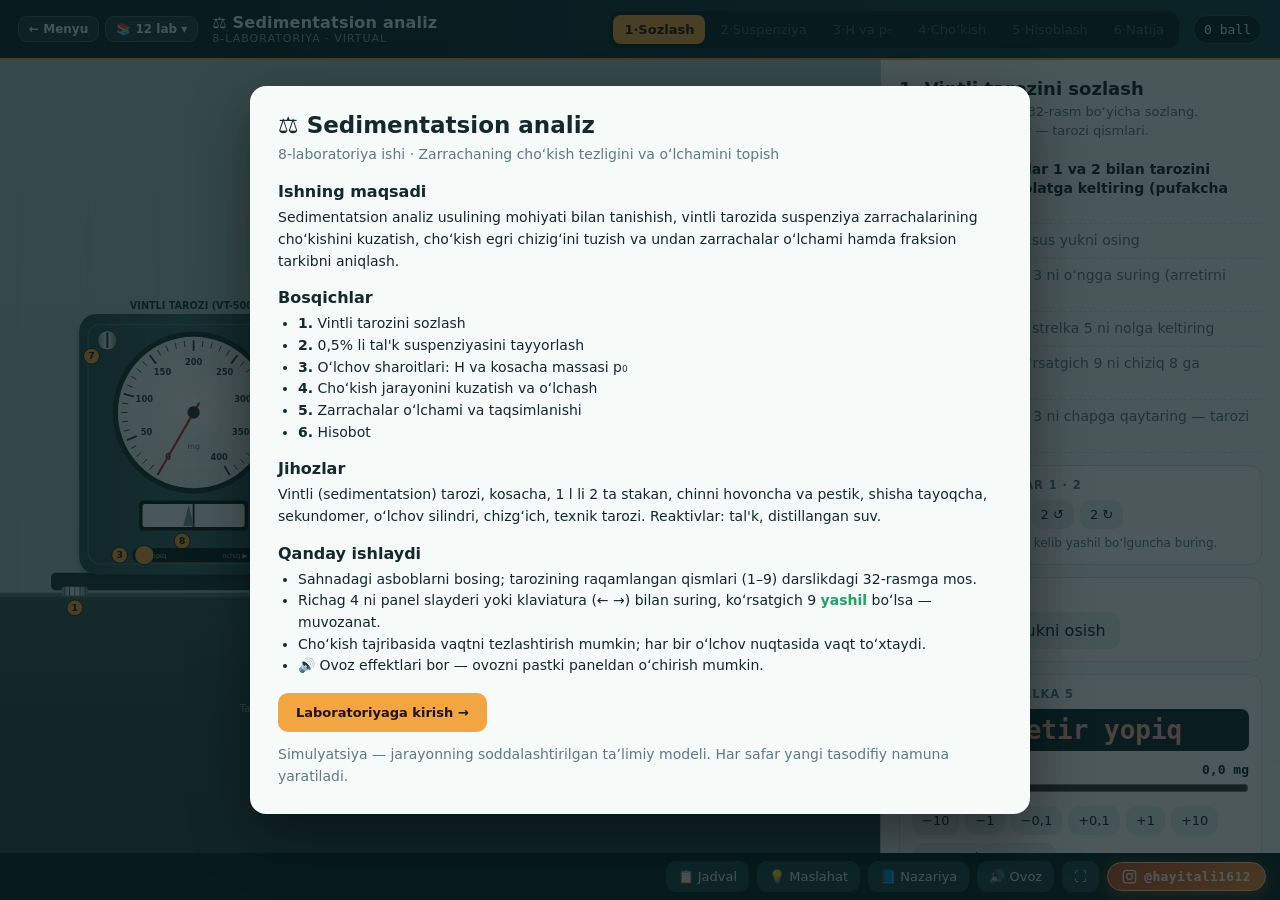
<file: labs/08-sedimentatsiya.html>
<!doctype html>
<html lang="uz">
<head>
<meta charset="utf-8">
<meta name="viewport" content="width=device-width, initial-scale=1">
<meta name="author" content="Qayumov Hayitali">
<meta name="description" content="8-laboratoriya ishi: Sedimentatsion analiz. Vintli tarozida zarrachaning choʻkish tezligi va oʻlchamini topish.">
<title>Sedimentatsion Analiz Laboratoriyasi</title>
<style>
:root{
  --top:#0f2e33; --top2:#1d4a50; --accent:#f2a541; --accent2:#e08e1b;
  --paper:#f6faf9; --ink:#14292c; --muted:#5f7b7f; --line:#d6e3e1;
  --ok:#2e9d6a; --warn:#e0a020; --err:#d64545;
  --mono:ui-monospace,"JetBrains Mono","Cascadia Mono",Consolas,monospace;
}
*{box-sizing:border-box;margin:0;padding:0}
html,body{height:100%}
body{font-family:Inter,system-ui,"Segoe UI",Roboto,sans-serif;color:var(--ink);background:var(--top);display:grid;grid-template-columns:minmax(0,1fr);grid-template-rows:auto 1fr auto;height:100vh;height:100dvh;overflow:hidden;-webkit-font-smoothing:antialiased}
button{font:inherit;cursor:pointer;border:none;border-radius:10px;padding:9px 14px;background:#e7efee;color:var(--ink);transition:background .15s,transform .05s,box-shadow .15s;touch-action:manipulation;user-select:none;-webkit-user-select:none}
button:hover{background:#d9e6e4}
button:active{transform:translateY(1px)}
button:disabled{opacity:.4;cursor:not-allowed}
button.pri{background:var(--accent);color:#1d1405;font-weight:700}
button.pri:hover{background:var(--accent2)}
button.dark{background:var(--top);color:#fff}
button.ghost{background:transparent;border:1px solid var(--line)}
button.on{background:var(--ok)!important;color:#fff!important}
header{display:flex;align-items:center;gap:14px;padding:0 18px;height:60px;background:linear-gradient(90deg,#0b2428,#16424a);color:#e6f1ef;border-bottom:2px solid var(--accent)}
header .brand{font-weight:800;font-size:16px;white-space:nowrap;letter-spacing:.2px}
header .brand small{display:block;font-weight:500;font-size:11px;opacity:.6;letter-spacing:1px;text-transform:uppercase}
.tabs{display:flex;gap:4px;margin-left:auto;overflow-x:auto;background:#0a2226;padding:4px;border-radius:12px}
.tabs button{background:transparent;color:#a9c3c0;font-size:13px;padding:7px 11px;flex:none;border-radius:8px}
.tabs button.cur{background:var(--accent);color:#1d1405;font-weight:700}
.tabs button.done{color:#8fe0b8}
.scorechip{font-family:var(--mono);font-size:13px;background:#0a2226;border:1px solid #2c5a60;padding:6px 10px;border-radius:20px;white-space:nowrap}
main{display:grid;grid-template-columns:minmax(0,1fr) 400px;min-height:0;min-width:0}
#stageWrap{position:relative;min-height:0;background:#9fb9b6;overflow:hidden}
#scene{width:100%;height:100%;display:block}
#scene .clk{cursor:pointer}
#scene .clk:hover{filter:brightness(1.06) drop-shadow(0 0 6px rgba(242,165,65,.85))}
#scene .glow{filter:drop-shadow(0 0 8px #f2a541) drop-shadow(0 0 3px #f2a541)}
.mv{transition:transform .8s cubic-bezier(.5,.1,.3,1)}
aside{background:var(--paper);overflow-y:auto;padding:18px 18px 26px;border-left:1px solid #b9cfcc}
aside h2{font-size:18px;margin-bottom:4px}
aside .sub{font-size:13px;color:var(--muted);margin-bottom:12px;line-height:1.45}
.tasks{list-style:none;margin:0 0 12px;padding:0;font-size:14px;counter-reset:t}
.tasks li{display:flex;gap:9px;padding:7px 0;border-bottom:1px dashed var(--line);color:var(--muted);line-height:1.35}
.tasks li .b{width:20px;height:20px;flex:none;border-radius:6px;border:2px solid #a9c0bd;display:grid;place-items:center;font-size:11px;color:#fff;font-weight:700}
.tasks li.done{color:#8ea6a3}
.tasks li.done .b{background:var(--ok);border-color:var(--ok)}
.tasks li.cur{color:var(--ink);font-weight:600}
.tasks li.cur .b{border-color:var(--accent);box-shadow:0 0 0 3px rgba(242,165,65,.25)}
.box{background:#fff;border:1px solid var(--line);border-radius:12px;padding:12px;margin-bottom:12px}
.box h4{font-size:11.5px;text-transform:uppercase;letter-spacing:.9px;color:var(--muted);margin-bottom:8px}
.grid3{display:grid;grid-template-columns:repeat(3,1fr);gap:6px}
.grid4{display:grid;grid-template-columns:repeat(4,1fr);gap:6px}
.grid3 button,.grid4 button{font-size:12.5px;padding:8px 4px;line-height:1.25;background:#fff;border:2px solid var(--line)}
.hint{background:#fff6e6;border-left:4px solid var(--accent);padding:9px 11px;font-size:13px;color:#5a4316;border-radius:6px;margin-bottom:12px;line-height:1.45}
.note{font-size:12px;color:var(--muted);line-height:1.45}
.q{margin-bottom:10px;font-size:13px}
.q p{font-weight:600;margin-bottom:6px;line-height:1.4}
.q button{display:block;width:100%;text-align:left;margin-bottom:4px;background:#fff;border:1px solid var(--line);font-size:13px;line-height:1.4}
.q button.right{background:#e6f6ee;border-color:var(--ok)}
.q button.wrong{background:#fdecec;border-color:var(--err)}
.chips{display:flex;flex-wrap:wrap;gap:5px}
.chips button{font-family:var(--mono);font-size:12px;padding:6px 9px;background:#fff;border:1px solid var(--line)}
.chips button.right{background:#e6f6ee;border-color:var(--ok)}
.chips button.wrong{background:#fdecec;border-color:var(--err)}
.next{width:100%;margin-top:6px;padding:12px}
.kv{display:flex;justify-content:space-between;font-size:13px;padding:3px 0;gap:8px}
.kv b{font-family:var(--mono)}
.big{font-family:var(--mono);font-size:26px;font-weight:700;text-align:center;padding:6px;border-radius:8px;background:#0f2e33;color:#9ff0c9;margin-bottom:8px}
.big.bad{color:#ffb0a0}
input[type=range]{width:100%;accent-color:var(--accent)}
.row{display:flex;gap:6px;flex-wrap:wrap;align-items:center}
.row button{padding:7px 10px;font-size:13px}
footer{display:flex;gap:8px;align-items:center;padding:8px 14px;background:#0a2226;color:#e6f1ef;overflow-x:auto}
footer button{background:var(--top2);color:#e6f1ef;font-size:13px;white-space:nowrap;padding:8px 12px}
footer .sp{flex:1}
footer .lbl{font-size:11px;letter-spacing:1px;opacity:.6;white-space:nowrap}
#toasts{position:fixed;right:416px;bottom:66px;display:flex;flex-direction:column-reverse;gap:8px;z-index:50;pointer-events:none;width:min(420px,calc(100vw - 32px))}
.toast{background:#0f2e33;color:#fff;padding:11px 16px;border-radius:12px;font-size:14px;box-shadow:0 8px 24px rgba(0,0,0,.3);border-left:5px solid #7fa5a1;animation:tin .25s ease-out;line-height:1.4}
.toast.ok{border-color:var(--ok)}.toast.warn{border-color:var(--warn)}.toast.err{border-color:var(--err)}
@keyframes tin{from{opacity:0;transform:translateX(12px)}}
#modal{position:fixed;inset:0;background:rgba(8,24,27,.72);display:none;place-items:center;z-index:40;padding:16px}
#modal.on{display:grid}
#modal .card{background:var(--paper);border-radius:16px;max-width:780px;width:100%;max-height:92vh;overflow-y:auto;padding:26px 28px;box-shadow:0 20px 60px rgba(0,0,0,.45)}
#modal h1{font-size:23px;margin-bottom:6px}
#modal h3{font-size:16px;margin:16px 0 6px}
#modal p,#modal li{font-size:14px;line-height:1.55}
#modal ul{padding-left:20px}
.eq{font-family:var(--mono);background:#edf4f2;padding:7px 10px;border-radius:6px;font-size:13px;margin:5px 0;overflow-x:auto;white-space:nowrap}
.rep h2{font-size:20px;margin:4px 0 10px}
.score{display:flex;align-items:center;gap:14px;background:var(--top);color:#fff;border-radius:12px;padding:14px 16px;margin-bottom:12px}
.score .n{font-size:40px;font-weight:700;font-family:var(--mono);color:var(--accent)}
table.j{width:100%;border-collapse:collapse;font-size:12px;font-family:var(--mono)}
table.j th,table.j td{text-align:right;padding:4px 5px;border-bottom:1px solid var(--line)}
table.j th{color:var(--muted);font-family:Inter,system-ui,sans-serif;font-weight:600}
table.j tr.hl td{background:#fff3df}
@media (max-width:900px){
  body{overflow:auto;height:auto;grid-template-rows:auto auto auto}
  header{flex-wrap:wrap;height:auto;padding:10px 16px;gap:8px}
  .tabs{margin-left:0;width:100%}
  main{grid-template-columns:minmax(0,1fr)}
  #toasts{right:16px;bottom:70px}
  #stageWrap{height:62vw;min-height:260px}
  aside{border-left:none;border-top:1px solid #b9cfcc}
}
@media print{
  header,footer,#stageWrap,#toasts,.noprint{display:none!important}
  body{display:block;height:auto;overflow:visible;background:#fff}
  main{display:block} aside{border:none;overflow:visible}
}
</style>
</head>
<body>
<header>
  <div class="brand">⚖️ Sedimentatsion analiz<small>8-laboratoriya · virtual</small></div>
  <nav class="tabs" id="tabs"></nav>
  <div class="scorechip" id="chip">0 ball</div>
</header>
<main>
  <div id="stageWrap"><svg id="scene" viewBox="0 0 1000 600" preserveAspectRatio="xMidYMid meet"></svg></div>
  <aside id="panel"></aside>
</main>
<footer>
  <span class="lbl">TEZLIK</span>
  <button data-sp="1">×1</button><button data-sp="5">×5</button><button data-sp="20">×20</button><button data-sp="60">×60</button>
  <span class="sp"></span>
  <button id="btnTable">📋 Jadval</button>
  <button id="btnHint">💡 Maslahat</button>
  <button id="btnTheory">📘 Nazariya</button>
  <button id="btnSnd">🔊 Ovoz</button>
  <button id="btnFull">⛶</button>
  <a class="kk-ig" href="https://instagram.com/hayitali1612" target="_blank" rel="noopener noreferrer" title="Instagram">hayitali1612</a>
</footer>
<div id="toasts"></div>
<div id="modal"><div class="card" id="modalCard"></div></div>

<script src="../assets/lab-bridge.js?v=5"></script>
<script>
"use strict";
/* ===================== OVOZ EFFEKTLARI (WebAudio) ===================== */
const SFX={ctx:null,on:true,m:null,
  init(){if(!this.ctx){const A=window.AudioContext||window.webkitAudioContext;if(!A)return;this.ctx=new A();this.m=this.ctx.createGain();this.m.gain.value=.75;this.m.connect(this.ctx.destination)}if(this.ctx.state==="suspended")this.ctx.resume()},
  env(g,t,a,d,v){g.gain.setValueAtTime(.0001,t);g.gain.exponentialRampToValueAtTime(v,t+a);g.gain.exponentialRampToValueAtTime(.0001,t+a+d)},
  tone(f,d,o={}){const c=this.ctx;if(!c)return;const t=c.currentTime+(o.delay||0),os=c.createOscillator(),g=c.createGain();os.type=o.type||"sine";os.frequency.setValueAtTime(f,t);if(o.to)os.frequency.exponentialRampToValueAtTime(o.to,t+d);this.env(g,t,o.a||.005,d,o.v||.12);os.connect(g);g.connect(this.m);os.start(t);os.stop(t+d+.08)},
  noise(d,o={}){const c=this.ctx;if(!c)return;const t=c.currentTime+(o.delay||0),n=Math.max(1,Math.floor(c.sampleRate*(d+.06))),b=c.createBuffer(1,n,c.sampleRate),ch=b.getChannelData(0);for(let i=0;i<n;i++)ch[i]=Math.random()*2-1;const s=c.createBufferSource();s.buffer=b;const f=c.createBiquadFilter();f.type=o.ft||"lowpass";f.frequency.setValueAtTime(o.f||1000,t);if(o.fto)f.frequency.exponentialRampToValueAtTime(o.fto,t+d);f.Q.value=o.q||1;const g=c.createGain();this.env(g,t,o.a||.01,d,o.v||.1);s.connect(f);f.connect(g);g.connect(this.m);s.start(t);s.stop(t+d+.06)},
  play(n){this.init();if(!this.on||!this.ctx)return;const T=this;switch(n){
    case"click":T.tone(1300,.035,{type:"square",v:.04});break;
    case"ok":[523,659,784].forEach((f,i)=>T.tone(f,.17,{delay:i*.08,type:"triangle",v:.11}));break;
    case"err":T.tone(190,.28,{type:"sawtooth",to:105,v:.08});break;
    case"warn":T.tone(460,.1,{type:"square",v:.05});T.tone(460,.1,{type:"square",v:.05,delay:.15});break;
    case"pour":T.noise(1.2,{f:650,fto:1600,q:.8,v:.12,a:.15});for(let i=0;i<7;i++)T.tone(300+Math.random()*500,.06,{delay:.1+Math.random()*1,v:.025,to:950});break;
    case"drip":T.tone(850,.09,{to:1900,v:.08});break;
    case"grind":for(let i=0;i<6;i++)T.noise(.08,{ft:"bandpass",f:2200+Math.random()*1600,q:2.5,v:.2,delay:i*.065});break;
    case"stir":T.noise(.55,{ft:"bandpass",f:500,fto:1700,q:1.4,v:.1,a:.12});T.tone(2500,.05,{delay:.28,v:.03,type:"triangle"});break;
    case"clink":T.tone(2650,.28,{type:"triangle",v:.07});T.tone(3970,.22,{v:.035,delay:.01});break;
    case"screw":for(let i=0;i<3;i++)T.tone(1900+i*140,.022,{type:"square",v:.035,delay:i*.045});break;
    case"lock":T.noise(.07,{f:450,v:.25});T.tone(140,.12,{type:"triangle",v:.14});break;
    case"creak":T.tone(210+Math.random()*70,.06,{type:"sawtooth",v:.02,to:270});break;
    case"tick":T.tone(3300,.012,{type:"square",v:.025});break;
    case"beep":T.tone(1760,.09,{type:"square",v:.055});break;
    case"bell":T.tone(1318,.7,{v:.11});T.tone(1976,.55,{v:.045,delay:.02});break;
    case"weigh":T.tone(980,.05,{v:.05});break;
    case"whoosh":T.noise(.42,{ft:"bandpass",f:300,fto:2200,q:.7,v:.1});break;
    case"splash":T.noise(.38,{f:2600,fto:380,v:.14});T.tone(600,.12,{to:200,v:.04,delay:.05});break;
    case"fanfare":[523,659,784,1046].forEach((f,i)=>T.tone(f,.32,{delay:i*.12,type:"triangle",v:.11}));break;
    case"paper":T.noise(.18,{ft:"highpass",f:3000,v:.06});break;
  }}
};

/* ===================== FIZIKA ===================== */
const PH={g:9.81,eta:1.0e-3,d:2700,d1:1000};
const K=Math.sqrt(9*PH.eta/(2*(PH.d-PH.d1)*PH.g));            // m^½·s^½
const LIQ=14.1, PX=11, BOT=452;                                 // 1 l sathi (sm), px/sm, stakan tubi
const PTS=[15,30,60,120,180,240,360,480,600,780,960,1200,1500,1800,2100,2400]; // o'lchov nuqtalari, s
const rnd=(a,b)=>a+Math.random()*(b-a);
function gauss(){let u=0,v=0;while(!u)u=Math.random();while(!v)v=Math.random();return Math.sqrt(-2*Math.log(u))*Math.cos(2*Math.PI*v)}
const BINS=(()=>{const a=[],n=70,r0=4,r1=25,med=10.5,sg=.42;let s=0;for(let i=0;i<n;i++){const r=r0+(r1-r0)*(i+.5)/n,w=Math.exp(-Math.pow(Math.log(r/med),2)/(2*sg*sg))/r;a.push({r,w});s+=w}a.forEach(b=>b.w/=s);return a})();
const tOf=(r,H)=>(H/100)*K*K/Math.pow(r*1e-6,2);               // r µm → t s
const rOf=(t,H)=>K*Math.sqrt((H/100)/t)*1e6;                    // t s → r µm
function mass(t,H){if(t<=0)return 0;let m=0;for(const b of BINS)m+=b.w*Math.min(1,t/tOf(b.r,H));return S.Q*m}
function interc(t,H){let m=0;for(const b of BINS)if(tOf(b.r,H)<=t)m+=b.w;return S.Q*m}

/* ===================== HOLAT ===================== */
const sgn=()=>Math.random()<.5?-1:1;
const S={
  stage:1,unlocked:1,glow:null,hints:0,
  Q:rnd(112,128), p0t:rnd(166,188), e0:sgn()*rnd(9,18),
  s1:sgn()*(1+Math.floor(Math.random()*3)), s2:sgn()*(1+Math.floor(Math.random()*3)),
  lever:120, arr:false, z7:0, weight:false,
  L:{}, pen:{1:0,2:0,3:0,4:0,5:0}, events:[], q:{}, quiz:{},
  // 2-bosqich
  ai:0, cl:0, weighOn:false, talc:0, mortar:0,
  b1:{lv:0,tlv:0,turb:0,x:470,show:true}, b2:{lv:0,tlv:0,turb:0,x:600,show:true},
  an:{grind:0,stir:0,pour:0},
  // 3-bosqich
  pan:null, hb:4.4, H:null, p0:null,
  // 4-bosqich
  stir:{on:false,t:0,end:0}, sim:{t:0,run:false,started:false,speed:5,frozen:false,pi:0,noise:0,acc:0,done:false},
  rd:[], // {t, v:[..], tr:[..]}
  // 5-bosqich
  A:{tmin:null,tmax:null,nfr:null,tang:false,tab:null,mpOpts:null}
};
S.lever=0;

const $=s=>document.querySelector(s), el=id=>document.getElementById(id), svg=$("#scene");
const clamp=(v,a,b)=>Math.max(a,Math.min(b,v)), lerp=(a,b,t)=>a+(b-a)*t;
function attr(id,o){const e=el(id);if(!e)return;for(const k in o)e.setAttribute(k,o[k])}
const f1=(v,n=1)=>(+v).toFixed(n).replace(".",",");
function fsci(v,n=2){const e=Math.floor(Math.log10(Math.abs(v)));return `${f1(v/Math.pow(10,e),n)}·10${sup(e)}`}
function sup(e){const m={"-":"⁻",0:"⁰",1:"¹",2:"²",3:"³",4:"⁴",5:"⁵",6:"⁶",7:"⁷",8:"⁸",9:"⁹"};return String(e).split("").map(c=>m[c]).join("")}
const tLbl=s=>s<60?`${s} s`:`${f1(s/60,s%60?1:0)} min`;
function toast(msg,type="",ms=3400){const d=document.createElement("div");d.className="toast "+type;d.innerHTML=msg;const T=$("#toasts");T.appendChild(d);while(T.children.length>3)T.firstChild.remove();setTimeout(()=>d.remove(),ms)}
function pen(w,msg,type="err",once){if(once){if(S.L["ev_"+once])return;S.L["ev_"+once]=1}S.pen[S.stage]=(S.pen[S.stage]||0)+w;S.events.push({st:S.stage,msg});toast((type==="err"?"⛔ ":"⚠️ ")+msg,type,4800);SFX.play(type==="err"?"err":"warn")}
function okT(msg,ms=2800){toast("✓ "+msg,"ok",ms);SFX.play("ok")}

/* ===================== SAVOLLAR ===================== */
const QS={
 1:[{id:"c1",q:"Moslashtirgich (arretir) 3 ning vazifasi nima?",o:["Richag tizimini qotirib, tarozining nozik qismlarini (buralma prujina, strelka) shikastlanishdan saqlaydi; oʻlchash faqat u oʻngga surilganda bajariladi","Kosachani suyuqlikka tushiradi","Strelka 5 ni nolga keltiradi","Tarozini gorizontal holatga keltiradi"],a:0},
    {id:"c2",q:"Nima uchun tarozining nol holati (9 va 8 ning mos kelishi) tekshiriladi?",o:["Sistematik xatoni yoʻqotish uchun: nol siljigan boʻlsa, barcha oʻlchovlar shu qiymatga siljiydi","Tarozi tezroq ishlashi uchun","Suspenziya cho'kmasligi uchun","Bu majburiy emas"],a:0}],
 2:[{id:"p1",q:"1 l suv uchun 0,5% li suspenziyaga qancha tal'k kerak?",o:["≈ 5 g","0,5 g","50 g","0,05 g"],a:0},
    {id:"p2",q:"Kukun avval ozgina suv bilan hovonchada nima uchun ishqalanadi?",o:["Agregatlarni parchalash va zarrachalarni bir tekis hoʻllash uchun — aks holda zarrachalar toʻda boʻlib tez choʻkadi","Tal'kni suvda eritish uchun","Suspenziyani isitish uchun","Zarrachalar zichligini oshirish uchun"],a:0}],
 3:[{id:"g1",q:"Formuladagi H qaysi masofa?",o:["Kosacha tubidan suyuqlik sathigacha — zarrachaning kosachagacha bosib oʻtadigan eng uzun yoʻli","Stakan tubidan suyuqlik sathigacha","Stakan balandligi","Kosacha tubidan stakan tubigacha"],a:0},
    {id:"g2",q:"Nima uchun p₀ (kosacha massasi) toza suv ichida oʻlchanadi?",o:["Arximed kuchi hisobga olinsin: keyingi barcha oʻlchovlar ham suyuqlik ichida boʻladi, cho'kma massasi m = p − p₀","Kosacha yuvilishi uchun","Suv tarozini sovitadi","Havoda oʻlchab boʻlmaydi"],a:0}],
 4:[{id:"m1",q:"Nima uchun cho'kish egri chizig'ining qiyaligi vaqt o'tishi bilan kamayadi?",o:["Yirik zarrachalar toʻliq choʻkib boʻladi, faqat sekin choʻkuvchi maydaroqlari qoladi","Suspenziya qovushqoqligi ortadi","Kosacha harorati pasayadi","Suv bugʻlanadi"],a:0},
    {id:"m2",q:"Egri chiziqning boshlangʻich (t < t_min) qismi nima uchun toʻgʻri chiziq?",o:["Bu vaqtda barcha fraksiyalar oʻz oʻzgarmas tezligi bilan bir vaqtda choʻkmoqda — hech bir fraksiya hali toʻliq choʻkmagan","Zarrachalar hali choʻkmayapti","Tarozi chiziqli emas","Suspenziya aralashmoqda"],a:0}],
 5:[]
};
const QZ=[
 ["Stoks qonuniga koʻra zarrachaning choʻkish tezligi radiusga qanday bogʻliq?",["u ~ r","u ~ r²","u ~ 1/r","u ~ r³"],1],
 ["Sedimentatsion analiz qaysi oʻlchamdagi zarrachalar uchun qoʻllaniladi?",["≈ 1–100 µm (mikrogeterogen sistemalar)","< 1 nm","1–10 mm","Faqat molekulalar uchun"],0],
 ["Juda mayda (≤ 0,1 µm) zarrachalar nima uchun gravitatsion maydonda deyarli choʻkmaydi?",["Broun harakati va diffuziya sedimentatsiyaga qarshilik qiladi (kinetik barqarorlik)","Ular suvdan yengil","Ular eriydi","Ularning zichligi nolga teng"],0],
 ["Mayda zarrachalarni tezroq choʻktirish uchun nima ishlatiladi?",["Sentrifuga / ultrasentrifuga","Termostat","Viskozimetr","pH-metr"],0],
 ["Differensial taqsimlanish egri chizigʻining maksimumi nimani koʻrsatadi?",["Eng koʻp uchraydigan (ehtimolli) zarracha radiusini","Eng yirik zarrachani","Suspenziya konsentratsiyasini","Cho'kish vaqtini"],0]
];

/* ===================== SAHNA ===================== */
const DEFS=`<defs>
<linearGradient id="gWall" x1="0" y1="0" x2="0" y2="1"><stop offset="0" stop-color="#d7e6e3"/><stop offset="1" stop-color="#a9c4c0"/></linearGradient>
<linearGradient id="gBench" x1="0" y1="0" x2="0" y2="1"><stop offset="0" stop-color="#3d5a5c"/><stop offset=".05" stop-color="#2f4a4c"/><stop offset="1" stop-color="#1b2f31"/></linearGradient>
<linearGradient id="gBody" x1="0" x2="1"><stop offset="0" stop-color="#2b5156"/><stop offset=".5" stop-color="#3c6a70"/><stop offset="1" stop-color="#244649"/></linearGradient>
<linearGradient id="gGlass" x1="0" x2="1"><stop offset="0" stop-color="#fff" stop-opacity=".55"/><stop offset=".22" stop-color="#fff" stop-opacity=".12"/><stop offset=".85" stop-color="#fff" stop-opacity=".06"/><stop offset="1" stop-color="#fff" stop-opacity=".4"/></linearGradient>
<linearGradient id="gMetal" x1="0" x2="1"><stop offset="0" stop-color="#8aa1a4"/><stop offset=".5" stop-color="#eef3f3"/><stop offset="1" stop-color="#71878a"/></linearGradient>
<radialGradient id="gFace" cx=".5" cy=".45" r=".6"><stop offset="0" stop-color="#ffffff"/><stop offset="1" stop-color="#e3ece9"/></radialGradient>
<filter id="fSh" x="-20%" y="-20%" width="140%" height="160%"><feDropShadow dx="0" dy="4" stdDeviation="4" flood-opacity=".25"/></filter>
<clipPath id="cpA"><rect x="-52" y="270" width="104" height="182"/></clipPath>
</defs>`;
function room(){return `<rect x="-3000" y="-3000" width="7000" height="3455" fill="url(#gWall)"/>
<g opacity=".35" stroke="#88a8a3">${Array.from({length:14},(_,i)=>`<line x1="${-60+i*80}" y1="0" x2="${-60+i*80}" y2="455"/>`).join("")}</g>
<rect x="-3000" y="455" width="7000" height="3000" fill="url(#gBench)"/><rect x="-3000" y="455" width="7000" height="5" fill="#5b7c7e"/>`}
const badge=(x,y,n)=>`<g><circle cx="${x}" cy="${y}" r="9" fill="#f2a541" stroke="#1d1405" stroke-width="1"/><text x="${x}" y="${y+3.6}" text-anchor="middle" font-size="10.5" font-weight="800" fill="#1d1405">${n}</text></g>`;
function balance(){
  let ticks="";for(let v=0;v<=400;v+=10){const a=(-150+v/400*300)*Math.PI/180,big=v%50===0,r1=big?70:75,r2=82;ticks+=`<line x1="${220+Math.sin(a)*r1}" y1="${250-Math.cos(a)*r1}" x2="${220+Math.sin(a)*r2}" y2="${250-Math.cos(a)*r2}" stroke="#2b3d3f" stroke-width="${big?2:1}"/>`;if(big)ticks+=`<text x="${220+Math.sin(a)*58}" y="${253.5-Math.cos(a)*58}" text-anchor="middle" font-size="9.5" font-weight="600" fill="#2b3d3f">${v}</text>`}
  return `<g id="balance">
  <rect x="58" y="432" width="334" height="20" rx="5" fill="#1f3a3d"/>
  <g class="clk" data-t="s1"><rect x="70" y="448" width="30" height="10" rx="3" fill="url(#gMetal)"/><g id="sc1">${[0,1,2,3,4].map(i=>`<line x1="${73+i*6}" y1="448" x2="${73+i*6}" y2="458" stroke="#556"/>`).join("")}</g></g>
  <g class="clk" data-t="s2"><rect x="350" y="448" width="30" height="10" rx="3" fill="url(#gMetal)"/><g id="sc2">${[0,1,2,3,4].map(i=>`<line x1="${353+i*6}" y1="448" x2="${353+i*6}" y2="458" stroke="#556"/>`).join("")}</g></g>
  ${badge(85,472,1)}${badge(365,472,2)}
  <rect x="90" y="138" width="260" height="296" rx="20" fill="url(#gBody)" filter="url(#fSh)"/>
  <rect x="100" y="150" width="240" height="272" rx="14" fill="none" stroke="#5d8a8f" stroke-width="1.5" opacity=".6"/>
  <circle cx="220" cy="250" r="92" fill="#1b3336"/><circle cx="220" cy="250" r="86" fill="url(#gFace)"/>
  ${ticks}<text x="220" y="292" text-anchor="middle" font-size="9" fill="#5f7b7f">mg</text>
  <g id="needle"><line x1="220" y1="262" x2="220" y2="172" stroke="#c0392b" stroke-width="2.5" stroke-linecap="round"/><circle cx="220" cy="250" r="7" fill="#2b3d3f"/></g>
  ${badge(300,196,5)}
  <g class="clk" data-t="lev"><g id="levG"><rect x="346" y="244" width="40" height="12" rx="5" fill="url(#gMetal)"/><circle cx="388" cy="250" r="9" fill="#d8572a"/></g></g>${badge(392,278,4)}
  <g class="clk" data-t="z7"><circle cx="122" cy="168" r="11" fill="url(#gMetal)" stroke="#2b3d3f"/><line id="z7l" x1="122" y1="159" x2="122" y2="177" stroke="#2b3d3f" stroke-width="2.5"/></g>${badge(104,186,7)}
  <circle cx="318" cy="168" r="14" fill="#cfe9e4" stroke="#2b3d3f" stroke-width="1.5"/><circle cx="318" cy="168" r="5" fill="none" stroke="#2b3d3f" stroke-width=".8"/><circle id="bub" cx="318" cy="168" r="4.2" fill="#fff" stroke="#7a9" stroke-width="1"/>
  <rect x="158" y="350" width="124" height="34" rx="5" fill="#0d1f21"/><rect x="162" y="354" width="116" height="26" rx="3" fill="#f7fbf9"/>
  <line x1="220" y1="354" x2="220" y2="380" stroke="#1b1b1b" stroke-width="2"/>${badge(207,396,8)}
  <path id="ptr" d="M220 355 L226 379 L214 379 Z" fill="#c0392b"/>${badge(296,367,9)}
  <g class="clk" data-t="arr"><rect x="150" y="404" width="140" height="16" rx="8" fill="#0d1f21"/><text x="160" y="415.5" font-size="7.5" fill="#9fbab6">◀ yopiq</text><text x="281" y="415.5" text-anchor="end" font-size="7.5" fill="#9fbab6">ochiq ▶</text><circle id="arrK" cx="164" cy="412" r="11" fill="#f2a541" stroke="#1d1405"/></g>${badge(136,412,3)}
  <rect x="350" y="196" width="122" height="7" rx="3" fill="url(#gMetal)"/>
  <path d="M470 203 L470 214 Q470 222 476 220" fill="none" stroke="#3a4a4c" stroke-width="2.4"/>${badge(488,198,6)}
  <text x="220" y="132" text-anchor="middle" font-size="11" font-weight="700" fill="#1f3a3d">VINTLI TAROZI (VT-500)</text>
  </g>`;
}
function beaker(id,label){
  let mk="";for(let c=2;c<=14;c+=2){const y=BOT-c*PX;mk+=`<line x1="-52" y1="${y}" x2="-42" y2="${y}" stroke="#55777a" stroke-width="1"/><text x="-40" y="${y+3}" font-size="7" fill="#55777a">${c*70}</text>`}
  return `<g id="${id}" class="clk mv" data-t="${id}" style="transform:translate(${S[id].x}px,0)">
   <g clip-path="url(#cpA)">
    <rect id="${id}-liq" x="-52" y="${BOT}" width="104" height="0" fill="#dcefff" opacity=".55"/>
    <rect id="${id}-turb" x="-52" y="${BOT}" width="104" height="0" fill="#f4f1e8" opacity="0"/>
    <rect id="${id}-clr" x="-52" y="${BOT}" width="104" height="0" fill="#dcefff" opacity="0"/>
    <g id="${id}-pt"></g>
    <rect id="${id}-bot" x="-52" y="${BOT}" width="104" height="0" fill="#ece6d6"/>
   </g>
   <path d="M-56 280 L-56 448 Q-56 455 -49 455 L49 455 Q56 455 56 448 L56 280 L60 276" fill="url(#gGlass)" stroke="#5f8084" stroke-width="2.5"/>
   ${mk}
   <text x="0" y="476" text-anchor="middle" font-size="11" font-weight="700" fill="#cfe2df">${label}</text>
  </g>`;
}
function tools(){
  return `<g id="tools">
  <rect x="680" y="250" width="310" height="9" rx="2" fill="#5b7c7e"/><rect x="690" y="259" width="8" height="18" fill="#4b6668"/><rect x="972" y="259" width="8" height="18" fill="#4b6668"/>
  <g class="clk" data-t="cyl" filter="url(#fSh)"><rect x="697" y="242" width="36" height="8" rx="2" fill="#7d9a9d"/><rect x="703" y="104" width="24" height="140" rx="3" fill="rgba(255,255,255,.4)" stroke="#5f8084" stroke-width="2"/><rect id="cylLiq" x="705" y="132" width="20" height="110" fill="#dcefff" opacity=".7"/>${[0,1,2,3,4,5,6,7,8,9].map(i=>`<line x1="703" y1="${130+i*11}" x2="${i%5?710:714}" y2="${130+i*11}" stroke="#55777a"/>`).join("")}<text x="715" y="98" text-anchor="middle" font-size="9" font-weight="700" fill="#1f3a3d">1 l</text></g>
  <g class="clk" data-t="rod"><g id="rodG"><rect x="760" y="240" width="92" height="5" rx="2.5" fill="rgba(235,248,250,.95)" stroke="#8fb2b5"/></g><text x="806" y="234" text-anchor="middle" font-size="8.5" fill="#1f3a3d">shisha tayoqcha</text></g>
  <g class="clk" data-t="ruler"><rect x="872" y="112" width="18" height="138" fill="#f0d27a" stroke="#a78b2f"/>${Array.from({length:13},(_,i)=>`<line x1="872" y1="${248-i*11}" x2="${i%5?878:882}" y2="${248-i*11}" stroke="#5a4a16"/>`).join("")}<text x="881" y="106" text-anchor="middle" font-size="8.5" fill="#1f3a3d">chizgʻich</text></g>
  <g class="clk" data-t="sw"><circle cx="940" cy="222" r="22" fill="#2b3d3f"/><circle cx="940" cy="222" r="17" fill="#f7fbf9"/><rect x="935" y="194" width="10" height="7" rx="2" fill="#2b3d3f"/><line x1="940" y1="222" x2="940" y2="209" stroke="#c0392b" stroke-width="2"/><text x="940" y="186" text-anchor="middle" font-size="8.5" fill="#1f3a3d">sekundomer</text></g>
  <g class="clk" data-t="talc" filter="url(#fSh)"><rect x="688" y="378" width="46" height="74" rx="8" fill="rgba(255,255,255,.55)" stroke="#5f8084" stroke-width="2"/><rect x="692" y="370" width="38" height="10" rx="3" fill="#6b8e91"/><path d="M692 448 Q711 412 730 448 Z" fill="#fbfaf5"/><rect x="692" y="392" width="38" height="22" rx="3" fill="#fff" stroke="#cfe0dd"/><text x="711" y="406" text-anchor="middle" font-size="9" font-weight="800" fill="#14292c">Tal'k</text></g>
  <g class="clk" data-t="tbal" filter="url(#fSh)"><rect x="746" y="420" width="118" height="32" rx="6" fill="#2b4447"/><rect x="760" y="428" width="56" height="17" rx="3" fill="#0d1f21"/><text id="tbalD" x="812" y="441" text-anchor="end" font-family="monospace" font-size="12" fill="#7dffb6">0.00 g</text><text x="842" y="441" text-anchor="middle" font-size="7.5" fill="#9fbab6">TEXN.</text><rect x="770" y="410" width="70" height="8" rx="3" fill="url(#gMetal)"/><path d="M780 410 L788 401 L822 401 L830 410 Z" fill="#fff" stroke="#9ab"/><ellipse id="talcPile" cx="805" cy="402" rx="0" ry="0" fill="#fbfaf5" stroke="#ddd"/></g>
  <g class="clk" data-t="mortar" filter="url(#fSh)"><path d="M876 412 Q876 452 912 452 Q948 452 948 412 Z" fill="#f4f1ea" stroke="#9aa8a6" stroke-width="2"/><ellipse cx="912" cy="412" rx="36" ry="6" fill="#e3ddd0" stroke="#9aa8a6" stroke-width="2"/><ellipse id="mortC" cx="912" cy="416" rx="0" ry="0" fill="#fbfaf5"/></g>
  <g class="clk" data-t="pestle"><g id="pestG"><path d="M930 360 L944 366 L918 414 L910 410 Z" fill="#ece7dc" stroke="#9aa8a6" stroke-width="1.5"/><ellipse cx="914" cy="413" rx="7" ry="4" fill="#ddd6c6"/></g></g>
  <g class="clk" data-t="wash" filter="url(#fSh)"><path d="M958 394 Q958 386 966 386 L982 386 Q990 386 990 394 L990 452 L958 452 Z" fill="rgba(220,240,255,.75)" stroke="#5f8084" stroke-width="2"/><path d="M972 386 L972 370 L960 360" fill="none" stroke="#5f8084" stroke-width="3"/><rect x="961" y="410" width="26" height="16" rx="2" fill="#fff"/><text x="974" y="421" text-anchor="middle" font-size="7" font-weight="700" fill="#14292c">H₂O</text></g>
  </g>`;
}
function stopwatchBig(){return `<g id="swBig" class="clk" data-t="sw"><rect x="398" y="26" width="150" height="70" rx="14" fill="#0d1f21" stroke="#f2a541" stroke-width="2" filter="url(#fSh)"/><text x="473" y="46" text-anchor="middle" font-size="9" fill="#9fbab6" letter-spacing="1.5">SEKUNDOMER</text><text id="swT" x="473" y="80" text-anchor="middle" font-family="monospace" font-size="27" font-weight="700" fill="#7dffb6">00:00</text></g>`}
function sceneHTML(){
  const st=S.stage;
  if(st>5)return DEFS+room()+`<g filter="url(#fSh)"><rect x="370" y="120" width="260" height="310" rx="16" fill="#f6faf9" stroke="#5f8084" stroke-width="3"/><text x="500" y="168" text-anchor="middle" font-size="20" font-weight="800" fill="#14292c">HISOBOT</text>${[0,1,2,3,4,5,6].map(i=>`<rect x="400" y="${192+i*30}" width="${200-(i%3)*34}" height="9" rx="4" fill="#cfe0dd"/>`).join("")}</g><text x="500" y="488" text-anchor="middle" font-size="16" font-weight="600" fill="#cfe2df">Laboratoriya ishi yakunlandi</text>`;
  return DEFS+room()+balance()+
   `<g id="wt" opacity="0"><line x1="474" y1="220" x2="474" y2="236" stroke="#3a4a4c" stroke-width="1.5"/><rect x="462" y="236" width="24" height="30" rx="3" fill="url(#gMetal)" stroke="#3a4a4c"/><text x="474" y="255" text-anchor="middle" font-size="7" font-weight="700">yuk</text></g>
   ${S.b2.show?beaker("b2","2 · toza suv"):""}${S.b1.show?beaker("b1","1 · suspenziya"):""}
   <g id="panG" opacity="0"><line id="thr" x1="474" y1="220" x2="474" y2="300" stroke="#3a4a4c" stroke-width="1.2"/><path id="panP" d="" fill="#c8d6d6" stroke="#3a4a4c" stroke-width="1.5"/><rect id="sed" x="448" y="0" width="52" height="0" fill="#e3dcc6"/></g>
   <g id="rul" opacity="0"></g>
   ${st<=3?tools():""}${st>=4?stopwatchBig():""}
   <g id="chart"></g>
   <text x="500" y="590" text-anchor="middle" font-size="11.5" fill="#9fbab6">${["","Tarozini sozlang: raqamli qismlarni bosing yoki panel tugmalaridan foydalaning","Asboblarni ketma-ket bosing — protokol panelda","Stakanni tarozi ostiga qoʻying, kosachani tushiring, H va p₀ ni oʻlchang","Aralashtiring → oʻrnating → tushiring → START. Har bir nuqtada muvozanatlang","Cho'kish egri chizig'ini tahlil qiling"][st]}</text>`;
}
function panPath(y){return `M446 ${y-7} L502 ${y-7} L497 ${y} L451 ${y} Z`}

/* ===================== YUKLAMA / KOʻRSATGICH ===================== */
function load(){
  if(S.stage===1)return S.weight?0:null;
  if(!S.pan)return null;
  if(S.pan==="up")return S.p0t+24;
  let m=S.p0t;if(S.pan==="b1"&&S.stage>=4)m+=mass(S.sim.t,S.H||11.6);
  return m;
}
function dev(){const l=load();if(l===null)return null;return S.lever-l-S.sim.noise+(S.e0+S.z7)}
let ptrX=-52,ptrV=0;
const aligned=()=>{const d=dev();return S.arr&&d!==null&&Math.abs(d)<.25};

/* ===================== KADR YANGILASH ===================== */
let phase=0,lastTick=0;
function frame(dt){
  phase+=dt;
  if(S.stage>5)return;
  // simulyatsiya vaqti
  const sm=S.sim;
  if(S.stir.on){S.stir.t+=dt*40;S.an.stir=.3;if(Math.floor(S.stir.t/15)!==Math.floor((S.stir.t-dt*40)/15))SFX.play("stir");if(S.stir.t>=240)stopStir(true);renderStirRead()}
  if(sm.run&&!sm.frozen&&!sm.done){
    const prev=sm.t;sm.t+=dt*sm.speed;
    const nxt=PTS[sm.pi];
    if(nxt!==undefined&&sm.t>=nxt){sm.t=nxt;sm.frozen=true;sm.noise=gauss()*.22;SFX.play("bell");toast(`⏱ <b>t = ${tLbl(nxt)}</b> — oʻlchov vaqti! Arretirni oching, richag bilan muvozanatlang va 2 marta yozing.`,"warn",4200);renderPanel()}
    if(sm.speed<=5&&Math.floor(sm.t)!==Math.floor(prev))SFX.play("tick");
  }
  const T=el("swT");if(T){const s=Math.floor(sm.t);T.textContent=`${String(Math.floor(s/60)).padStart(2,"0")}:${String(s%60).padStart(2,"0")}`;T.setAttribute("fill",sm.frozen?"#ffd27a":"#7dffb6")}
  // stakanlar
  for(const id of["b1","b2"]){const b=S[id];if(!b.show)continue;b.lv=lerp(b.lv,b.tlv,Math.min(1,dt*2.2));const h=b.lv*PX,y=BOT-h;
    attr(id+"-liq",{y,height:h});
    let turb=b.turb,clr=0,bot=0;
    if(id==="b1"&&S.stage>=4&&sm.started){const fr=clamp(mass(sm.t,S.H)/S.Q,0,1);turb=b.turb*(1-.92*fr);clr=Math.pow(clamp(sm.t/(tOf(4.2,S.H)),0,1),.55)*h*.92;bot=2+fr*7}
    else if(id==="b1"&&S.stage>=4&&!sm.started&&S.stir.end&&!S.stir.on){}
    attr(id+"-turb",{y,height:h,opacity:clamp(turb,0,1)*.85});
    attr(id+"-clr",{y,height:clr,opacity:clr>0?.75:0});
    attr(id+"-bot",{y:BOT-bot,height:bot});
    const pg=el(id+"-pt");if(pg){let s="";if(id==="b1"&&b.turb>.2&&h>10){const n=46;for(let i=0;i<n;i++){const r=BINS[(i*37)%BINS.length].r,u=2*Math.pow(r*1e-6,2)*(PH.d-PH.d1)*PH.g/(9*PH.eta)*100*PX;let yy;if(S.stage>=4&&sm.started){yy=y+((i*53)%97)/97*h+u*sm.t}else{yy=y+((i*53+phase*(S.stir.on?90:6)*(1+i%3))%Math.max(1,h))}if(yy<BOT-2){const xx=-48+((i*71)%96)+(S.stir.on?Math.sin(phase*6+i)*5:0);s+=`<circle cx="${xx}" cy="${yy}" r="${.6+r/14}" fill="#c9bfa6" opacity=".9"/>`}}}pg.innerHTML=s}
    const g=el(id);if(g)g.style.transform=`translate(${b.x}px,0)`;
  }
  // kosacha
  const pg=el("panG");
  if(pg){let py=null;if(S.pan==="up")py=262;else if(S.pan==="b1"||S.pan==="b2")py=BOT-S.hb*PX;
    attr("panG",{opacity:py===null?0:1});
    if(py!==null){attr("thr",{y2:py-7});attr("panP",{d:panPath(py)});let sh=0;if(S.pan==="b1"&&S.stage>=4)sh=clamp(mass(sm.t,S.H)/S.Q,0,1)*5;attr("sed",{y:py-7-sh,height:sh})}}
  attr("wt",{opacity:S.weight&&S.stage===1?1:0});
  // tarozi
  attr("needle",{transform:`rotate(${-150+clamp(S.lever,0,400)/400*300} 220 250)`});
  attr("levG",{transform:`rotate(${(S.lever/400)*80-40} 350 250)`});
  attr("arrK",{cx:S.arr?276:164});
  const bx=clamp((S.s1-S.s2)*3.2,-9,9),by=clamp((S.s1+S.s2)*2.4,-9,9);
  const bb=el("bub");if(bb){const cx=+bb.getAttribute("cx"),cy=+bb.getAttribute("cy");attr("bub",{cx:lerp(cx,318+bx,Math.min(1,dt*4)),cy:lerp(cy,168+by,Math.min(1,dt*4)),fill:S.s1===0&&S.s2===0?"#9ff0c9":"#fff"})}
  attr("z7l",{transform:`rotate(${S.z7*9} 122 168)`});
  const d=dev();let tgt=-52;if(S.arr&&d!==null)tgt=clamp(d*10,-52,52);else if(!S.arr)tgt=0;
  ptrV+=(tgt-ptrX)*dt*38;ptrV*=Math.pow(.02,dt);ptrX+=ptrV*dt;
  attr("ptr",{transform:`translate(${clamp(ptrX,-54,54)} 0)`,fill:!S.arr?"#8a9a9c":(d!==null&&Math.abs(d)<.25?"#1fa463":"#c0392b")});
  const dv=el("devRead");if(dv){dv.textContent=!S.arr?"arretir yopiq":d===null?"—":(Math.abs(d)<.25?"✓ muvozanat":(d>0?"◀ kamaytiring":"oshiring ▶"));dv.className="big"+(S.arr&&d!==null&&Math.abs(d)<.25?"":" bad")}
  // animatsiyalar
  S.an.grind=Math.max(0,S.an.grind-dt);attr("pestG",{transform:S.an.grind>0?`rotate(${Math.sin(phase*30)*9} 914 412)`:""});
  S.an.stir=Math.max(0,S.an.stir-dt);
  attr("rodG",{transform:S.an.stir>0?`translate(${(S.b1.x-806)+Math.sin(phase*14)*10} ${-35}) rotate(${70+Math.sin(phase*14)*8} 806 242)`:""});
  const tb=el("tbalD");if(tb)tb.textContent=(S.stage===2?S.talc:0).toFixed(2)+" g";
  attr("talcPile",{rx:S.talc>0&&S.ai<=1?Math.min(16,4+S.talc*2.4):0,ry:S.talc>0&&S.ai<=1?Math.min(6,2+S.talc):0});
  attr("mortC",{rx:S.mortar?28:0,ry:S.mortar?5:0,fill:["#fff","#fbfaf5","#e9eef0","#e8e2d2"][S.mortar]||"#fff"});
  attr("cylLiq",{opacity:S.an.pour>0?.25:.7});S.an.pour=Math.max(0,S.an.pour-dt);
  document.querySelectorAll("#scene [data-t]").forEach(g=>g.classList.toggle("glow",S.glow===g.dataset.t));
}

/* ===================== GRAFIKLAR ===================== */
function nice(max){const e=Math.pow(10,Math.floor(Math.log10(max))),f=max/e;return (f<=1.5?.2:f<=3?.5:f<=7?1:2)*e}
function axes(x,y,w,h,xm,ym,xl,yl){
  const X=v=>x+v/xm*w,Y=v=>y+h-v/ym*h;let s=`<rect x="${x}" y="${y}" width="${w}" height="${h}" fill="#fbfdfc" stroke="#9fb9b6" rx="3"/>`;
  const sx=nice(xm),sy=nice(ym);
  for(let v=0;v<=xm+1e-9;v+=sx)s+=`<line x1="${X(v)}" y1="${y}" x2="${X(v)}" y2="${y+h}" stroke="#e3ecea"/><text x="${X(v)}" y="${y+h+12}" text-anchor="middle" font-size="9" fill="#5f7b7f">${+v.toFixed(2)}</text>`;
  for(let v=0;v<=ym+1e-9;v+=sy)s+=`<line x1="${x}" y1="${Y(v)}" x2="${x+w}" y2="${Y(v)}" stroke="#e3ecea"/><text x="${x-4}" y="${Y(v)+3}" text-anchor="end" font-size="9" fill="#5f7b7f">${+v.toFixed(2)}</text>`;
  s+=`<text x="${x+w}" y="${y+h+24}" text-anchor="end" font-size="10" font-weight="600" fill="#14292c">${xl}</text><text x="${x+4}" y="${y-5}" font-size="10" font-weight="600" fill="#14292c">${yl}</text>`;
  return {s,X,Y};
}
function sedChart(x,y,w,h,opt={}){
  const tm=40,mmax=Math.max(10,S.Q*1.1);const A=axes(x,y,w,h,tm,mmax,"t, min","m, mg");let s=A.s;
  const pts=S.rd.filter(r=>r.v.length).map(r=>({t:r.t/60,m:avg(r.v)-S.p0}));
  if(opt.model){let d="";for(let i=0;i<=120;i++){const t=Math.pow(i/120,2)*tm*60;d+=(i?"L":"M")+A.X(t/60)+" "+A.Y(mass(t,S.H))}s+=`<path d="${d}" fill="none" stroke="#9fb9b6" stroke-width="1.5" stroke-dasharray="4 3"/>`}
  if(pts.length>1)s+=`<path d="M${A.X(0)} ${A.Y(0)} ${pts.map(p=>`L${A.X(p.t)} ${A.Y(p.m)}`).join(" ")}" fill="none" stroke="#1d4a50" stroke-width="2"/>`;
  s+=pts.map(p=>`<circle cx="${A.X(p.t)}" cy="${A.Y(p.m)}" r="3.4" fill="#f2a541" stroke="#1d1405"/>`).join("");
  if(opt.marks){for(const [k,c] of [["tmin","#2e9d6a"],["tmax","#d64545"]])if(S.A[k]){const xx=A.X(S.A[k]/60);s+=`<line x1="${xx}" y1="${y}" x2="${xx}" y2="${y+h}" stroke="${c}" stroke-width="1.6" stroke-dasharray="5 3"/><text x="${xx+3}" y="${y+12}" font-size="10" font-weight="700" fill="${c}">${k==="tmin"?"t_min":"t_max"}</text>`}}
  if(opt.tang&&S.A.tab){const cid="cpS"+x+"_"+y;s+=`<clipPath id="${cid}"><rect x="${x}" y="${y}" width="${w}" height="${h}"/></clipPath><g clip-path="url(#${cid})">`;S.A.tab.bounds.forEach((b,i)=>{const t=b.t,m=mass(t,S.H),sl=(mass(t*1.001,S.H)-m)/(t*.001),ic=m-sl*t;const t2=Math.min(tm*60,t*2.2+120);s+=`<line x1="${A.X(0)}" y1="${A.Y(ic)}" x2="${A.X(t2/60)}" y2="${A.Y(ic+sl*t2)}" stroke="#7b5cc4" stroke-width="1.1" opacity=".85"/><circle cx="${A.X(0)}" cy="${A.Y(ic)}" r="2.6" fill="#7b5cc4"/><circle cx="${A.X(t/60)}" cy="${A.Y(m)}" r="2.6" fill="#fff" stroke="#7b5cc4"/>`});s+=`</g>`}
  if(opt.title)s+=`<text x="${x+w/2}" y="${y-5}" text-anchor="middle" font-size="11" font-weight="700" fill="#14292c">${opt.title}</text>`;
  return s;
}
function diffChart(x,y,w,h){
  const tb=S.A.tab;if(!tb)return"";const ym=Math.max(...tb.rows.map(r=>r.pd))*1.2;const A=axes(x,y,w,h,30,ym,"r, µm","p/Δr, %/µm");let s=A.s;
  tb.rows.forEach((r,i)=>{s+=`<rect x="${A.X(r.r2)}" y="${A.Y(r.pd)}" width="${A.X(r.r1)-A.X(r.r2)}" height="${A.Y(0)-A.Y(r.pd)}" fill="${i===tb.mp?"#f2a541":"#8fc9bf"}" stroke="#1d4a50" opacity=".9"/>`});
  const mids=tb.rows.map(r=>({x:(r.r1+r.r2)/2,y:r.pd})).sort((a,b)=>a.x-b.x);
  s+=`<path d="M${A.X(Math.max(0,mids[0].x-(tb.rows[0].dr)))} ${A.Y(0)} ${mids.map(m=>`L${A.X(m.x)} ${A.Y(m.y)}`).join(" ")} L${A.X(Math.min(30,mids[mids.length-1].x+tb.rows[0].dr))} ${A.Y(0)}" fill="none" stroke="#d64545" stroke-width="2"/>`;
  s+=`<text x="${x+w/2}" y="${y-5}" text-anchor="middle" font-size="11" font-weight="700" fill="#14292c">Differensial taqsimlanish egri chizigʻi</text>`;
  return s;
}
const avg=a=>a.reduce((x,y)=>x+y,0)/a.length;
function drawChart(){const c=el("chart");if(!c)return;
  if(S.stage===4&&S.sim.started)c.innerHTML=`<rect x="590" y="16" width="402" height="256" rx="10" fill="rgba(255,255,255,.55)"/>`+sedChart(625,40,350,205,{title:"Choʻkish egri chizigʻi m = f(t)"});
  else if(S.stage===5)c.innerHTML=`<rect x="585" y="14" width="410" height="452" rx="10" fill="rgba(255,255,255,.6)"/>`+sedChart(625,36,355,175,{marks:1,tang:S.A.tang,title:"Choʻkish egri chizigʻi"})+(S.A.tang?diffChart(625,262,355,165):`<text x="790" y="340" text-anchor="middle" font-size="12" fill="#5f7b7f">Fraksiyalar tanlangach, bu yerda</text><text x="790" y="358" text-anchor="middle" font-size="12" fill="#5f7b7f">differensial egri chiziq chiziladi</text>`);
  else c.innerHTML="";
}
function drawRuler(on){const g=el("rul");if(!g)return;if(!on){g.setAttribute("opacity",0);return}
  const ly=BOT-LIQ*PX,py=BOT-S.hb*PX;let s=`<rect x="392" y="${BOT-170}" width="18" height="170" fill="#f0d27a" stroke="#a78b2f"/>`;
  for(let c=0;c<=15;c++)s+=`<line x1="392" y1="${BOT-c*PX}" x2="${c%5?398:402}" y2="${BOT-c*PX}" stroke="#5a4a16"/>${c%5?"":`<text x="406" y="${BOT-c*PX+3}" font-size="7" fill="#5a4a16">${c}</text>`}`;
  s+=`<line x1="430" y1="${ly}" x2="430" y2="${py-7}" stroke="#d64545" stroke-width="2" marker-end=""/><path d="M426 ${ly+6} L430 ${ly} L434 ${ly+6}M426 ${py-13} L430 ${py-7} L434 ${py-13}" fill="none" stroke="#d64545" stroke-width="2"/><text x="425" y="${(ly+py)/2}" text-anchor="end" font-size="12" font-weight="800" fill="#d64545">H</text>`;
  s+=`<line x1="438" y1="${py}" x2="438" y2="${BOT}" stroke="#2e9d6a" stroke-width="2"/><text x="425" y="${(py+BOT)/2+4}" text-anchor="end" font-size="10" font-weight="700" fill="#2e9d6a">h</text>`;
  g.innerHTML=s;g.setAttribute("opacity",1)}

/* ===================== 1-BOSQICH: SOZLASH ===================== */
const CAL=[
 ["Tayanch vintlar 1 va 2 bilan tarozini gorizontal holatga keltiring (pufakcha markazda)",()=>S.s1===0&&S.s2===0],
 ["Ilgak 6 ga maxsus yukni osing",()=>S.weight],
 ["Moslashtirgich 3 ni oʻngga suring (arretirni oching)",()=>S.arr],
 ["Richag 4 bilan strelka 5 ni nolga keltiring",()=>S.arr&&Math.abs(S.lever)<.05],
 ["Vint 7 bilan koʻrsatgich 9 ni chiziq 8 ga moslang",()=>S.arr&&Math.abs(S.lever)<.05&&Math.abs(S.e0+S.z7)<.25],
 ["Moslashtirgich 3 ni chapga qaytaring — tarozi sozlandi",()=>!S.arr]
];
function calCheck(){let i=S.L.cal||0,ch=false;while(i<CAL.length&&CAL[i][1]()){i++;ch=true;SFX.play("ok");if(i<CAL.length)toast("✓ "+CAL[i-1][0],"ok",2200)}S.L.cal=i;if(ch){if(i>=CAL.length)okT("Tarozi sozlandi! Endi savollarga javob bering.",3500);renderPanel()}}
function screw(n,d){if(S.stage!==1){toast("Tarozi allaqachon sozlangan.","",1800);return}if(S.arr)pen(.5,"Tarozini <b>arretir yopiq</b> holatda gorizontallang — ochiq holatda prujina shikastlanishi mumkin.","warn","lvlArr");S["s"+n]+=d;SFX.play("screw");calCheck();renderPanel()}
function toggleWeight(){if(S.stage!==1)return;if(!S.weight&&(S.L.cal||0)<1)pen(1,"Avval tarozini gorizontal holatga keltiring (1-qadam).","warn","wtOrd");S.weight=!S.weight;SFX.play("clink");if(!S.weight&&(S.L.cal||0)>=2&&(S.L.cal||0)<6)toast("Yuk yechildi — sozlash yuk bilan bajariladi!","warn");calCheck();renderPanel()}
function toggleArr(){
  if(!S.arr){
    if(S.stage===1&&(S.L.cal||0)<1)pen(1,"Gorizontallanmagan tarozida arretirni ochmang!","err","arr1");
    if(S.stage===1&&!S.weight)pen(1,"Ilgakka yuk osilmagan — richag tizimi tayanchsiz qoldi.","warn","arr2");
    if(S.stage>=3&&!S.pan)pen(.5,"Ilgakda kosacha yoʻq — arretirni ochishdan foyda yoʻq.","warn","arr3");
  }
  S.arr=!S.arr;SFX.play("lock");if(S.stage===1)calCheck();renderPanel();
}
function setLever(v){const o=S.lever;S.lever=clamp(Math.round(v*10)/10,0,400);if(S.lever!==o)SFX.play("creak");if(S.stage===1)calCheck();updLever()}
function updLever(){const r=el("levR"),n=el("levN");if(r)r.value=S.lever;if(n)n.textContent=f1(S.lever)+" mg"}
function z7(d){if(S.stage!==1)return;if(!S.arr)toast("Arretir yopiq — koʻrsatgich 9 harakatini koʻrib boʻlmaydi.","warn",2400);S.z7=Math.round((S.z7+d)*100)/100;SFX.play("screw");calCheck()}

/* ===================== 2-BOSQICH: SUSPENZIYA ===================== */
const TN={talc:"🧂 Tal'k",tbal:"⚖️ Texnik tarozi",mortar:"🥣 Hovoncha",pestle:"🪨 Pestik",wash:"💧 Dist. suv",b1:"🫙 1-stakan",cyl:"🧪 Silindr (1 l)",rod:"🥢 Tayoqcha",b2:"🫙 2-stakan",ruler:"📏 Chizgʻich",sw:"⏱ Sekundomer"};
const PREP=[
 {t:"talc",n:"Texnik tarozida tal'k namunasini torting (0,5% → 1 l uchun)",m:"Tal'k namunasi tortildi."},
 {t:"mortar",n:"Namunani chinni hovonchaga oʻtkazing",m:"Kukun hovonchaga oʻtkazildi."},
 {t:"wash",n:"Ozgina distillangan suv qoʻshing",m:"Ozgina suv qoʻshildi — kukun hoʻllandi."},
 {t:"pestle",n:"Pestik bilan bir xil pastagacha ishqalang",m:"Bir xil pasta hosil boʻldi — agregatlar parchalandi.",c:6},
 {t:"b1",n:"Pastani 1-stakanga oʻtkazing",m:"Pasta 1-stakanga oʻtkazildi."},
 {t:"cyl",n:"Silindr bilan suvni 1 l gacha yetkazing",m:"Hajm 1 l ga yetkazildi."},
 {t:"rod",n:"Shisha tayoqcha bilan yaxshilab aralashtiring",m:"Suspenziya bir jinsli boʻldi.",c:3},
 {t:"b2",n:"2-stakanga xuddi shu sathgacha toza suv quying",m:"Taqqoslash stakani tayyor (sathlar teng)."}
];
function prepUse(id){
  if(S.ai>=PREP.length){toast("Suspenziya tayyor. Savollarga javob bering →","",2000);return}
  const a=PREP[S.ai];
  if(S.weighOn){if(id==="talc"||id==="tbal"){toast("Tal'k qoʻshish uchun paneldagi qoshiqcha tugmalaridan foydalaning.","",2200);return}toast("Avval tortishni yakunlang (panel).","warn");return}
  if(S.ai===0&&(id==="talc"||id==="tbal")){S.weighOn=true;SFX.play("click");toast("⚖️ Texnik tarozi yoqildi. Qoshiqcha bilan tal'k soling.","",2600);renderPanel();return}
  if(id!==a.t){const later=PREP.slice(S.ai+1).some(p=>p.t===id);if(later)pen(.5,`Ketma-ketlik buzildi: <b>${TN[id]}</b> keyinroq kerak.`,"warn");else pen(1,`<b>${TN[id]}</b> bu bosqichda kerak emas.`,"err");return}
  if(a.c){S.cl++;if(id==="pestle"){S.an.grind=.5;SFX.play("grind");S.mortar=S.cl>=a.c?3:2}else{S.an.stir=.6;SFX.play("stir");S.b1.turb=.75}
    if(S.cl<a.c){toast(`${id==="pestle"?"🪨 Ishqalanmoqda":"🥢 Aralashtirilmoqda"}… ${S.cl}/${a.c}`,"",900);renderPanel();return}}
  S.cl=0;
  if(id==="mortar"){S.mortar=1;S.talc=0;SFX.play("whoosh")}
  if(id==="wash"){S.mortar=2;SFX.play("drip");setTimeout(()=>SFX.play("drip"),160)}
  if(id==="b1"){S.mortar=0;S.b1.tlv=.6;S.b1.turb=.9;SFX.play("splash")}
  if(id==="cyl"){S.b1.tlv=LIQ;S.b1.turb=.5;S.an.pour=1.2;SFX.play("pour")}
  if(id==="rod"){S.b1.turb=.8}
  if(id==="b2"){S.b2.tlv=LIQ;SFX.play("pour")}
  S.ai++;S.glow=null;toast("🧪 "+a.m,"ok",2600);if(S.ai>=PREP.length)setTimeout(()=>okT("Suspenziya tayyor! Savollarga javob bering."),700);else SFX.play("click");renderPanel();
}
function addTalc(d){if(!S.weighOn)return;S.talc=clamp(Math.round((S.talc+d)*100)/100,0,30);SFX.play(d>0?"paper":"click");SFX.play("weigh");renderPanel()}
function finishWeigh(){if(Math.abs(S.talc-5)>.051){pen(1,`Notoʻgʻri massa: <b>${S.talc.toFixed(2)} g</b>. 0,5% li 1 l suspenziya uchun m = 0,005·1000 g ≈ 5 g kerak.`,"err");return}S.weighOn=false;S.ai=1;SFX.play("ok");toast("🧪 Tal'k namunasi: 5,00 g tortildi.","ok");renderPanel()}

/* ===================== 3-BOSQICH: H va p₀ ===================== */
const GEO=[
 ["Toza suvli 2-stakanni tarozi ostiga qoʻying (stakanni bosing)",()=>S.L.sw3],
 ["Kosachani ilgakka iling va suvga tushiring",()=>S.pan==="b2"],
 ["Ip uzunligini sozlab, chizgʻich bilan H ni oʻlchang (h = 2–3 sm, H = 10–12 sm)",()=>S.H!==null],
 ["Arretirni oching, muvozanatlang va p₀ ni yozing",()=>S.p0!==null],
 ["Arretirni yoping va kosachani koʻtaring",()=>S.pan==="up"&&!S.arr]
];
function geoCheck(){let i=S.L.geo||0,ch=false;while(i<GEO.length&&GEO[i][1]()){i++;ch=true}if(ch){S.L.geo=i;SFX.play("ok");if(i>=GEO.length)okT("Oʻlchov sharoitlari aniqlandi. Savollarga javob bering.");renderPanel()}}
function geoUse(id){
  const i=S.L.geo||0;
  if(id==="b2"){if(i===0){S.b2.x=470;S.b1.x=600;S.L.sw3=1;SFX.play("whoosh");geoCheck();return}toast("2-stakan allaqachon tarozi ostida.","",1600);return}
  if(id==="b1"){pen(1,"<b>p₀</b> toza suvda oʻlchanadi — suspenziyali stakan keyingi bosqichda kerak.","err");return}
  if(id==="ruler"){if(i<2){pen(.5,"Avval kosachani suvga tushiring.","warn");return}if(S.H!==null){toast("H allaqachon oʻlchangan: "+f1(S.H)+" sm","",1800);return}
    drawRuler(true);SFX.play("paper");const H=Math.round((LIQ-S.hb)*10)/10;
    if(S.hb<2-1e-6||S.hb>3+1e-6){pen(1,`Kosacha tubidan stakan tubigacha h = <b>${f1(S.hb)} sm</b> — talab 2–3 sm. Ip uzunligini oʻzgartiring.`,"err");return}
    S.H=H;toast(`📏 H = <b>${f1(H)} sm</b>, h = ${f1(S.hb)} sm, devorgacha ≈ 2,3 sm — shartlar bajarildi.`,"ok",4000);geoCheck();renderPanel();return}
  if(["talc","tbal","mortar","pestle","wash","cyl","rod","sw"].includes(id)){pen(.5,`<b>${TN[id]}</b> bu bosqichda kerak emas.`,"warn");return}
}
function hangPan(){const i=S.L.geo||0;if(i<1){pen(.5,"Avval toza suvli stakanni tarozi ostiga qoʻying.","warn");return}if(S.arr){pen(.5,"Kosachani ilishdan oldin arretirni yoping!","warn","hangArr");return}S.pan="b2";SFX.play("splash");geoCheck();renderPanel()}
function setHb(v){if(S.H!==null){toast("H oʻlchangan — ip uzunligini endi oʻzgartirmang.","warn",2000);renderPanel();return}S.hb=+v;drawRuler(true);const n=el("hbN");if(n)n.textContent=f1(S.hb)+" sm";if(S.hb<1)toast("Kosacha stakan tubiga juda yaqin!","warn",1400)}
function recP0(){if(!aligned()){pen(.5,"Koʻrsatgich 9 chiziq 8 bilan mos emas — avval muvozanatlang.","warn");return}S.p0=S.lever;SFX.play("beep");toast(`p₀ = <b>${f1(S.p0)} mg</b> yozildi.`,"ok");geoCheck();renderPanel()}
function liftPan(){if(S.p0===null){pen(.5,"Avval p₀ ni oʻlchang.","warn");return}if(S.arr){pen(1,"Kosachani koʻtarishdan oldin arretirni yoping — aks holda tarozi zarb oladi!","err");return}S.pan="up";SFX.play("whoosh");drawRuler(false);geoCheck();renderPanel()}

/* ===================== 4-BOSQICH: CHO'KISH ===================== */
const SED=[
 ["Suspenziyani tayoqcha bilan 2–3 min aralashtiring",()=>S.L.stir],
 ["1-stakanni tarozi ostiga oʻrnating",()=>S.L.place],
 ["Zudlik bilan kosachani suspenziyaga tushiring",()=>S.pan==="b1"],
 ["Bir vaqtda sekundomerni ishga tushiring",()=>S.sim.started],
 ["Belgilangan vaqtlarda (15 s, 30 s, 1, 2… min) 2 tadan oʻlchov oling",()=>S.sim.done],
];
function sedCheck(){let i=S.L.sed||0,ch=false;while(i<SED.length&&SED[i][1]()){i++;ch=true}if(ch){S.L.sed=i;renderPanel()}}
function startStir(){if(S.L.stir){toast("Allaqachon aralashtirildi.","",1500);return}S.stir.on=true;S.stir.t=0;S.b1.turb=.95;SFX.play("stir");renderPanel()}
function stopStir(auto){if(!S.stir.on)return;S.stir.on=false;const t=S.stir.t;
  if(t<120){pen(.5,`Faqat ${Math.round(t)} s aralashtirildi — kamida 2 min kerak (yirik zarrachalar tubda qolgan).`,"warn");renderPanel();return}
  if(auto)toast("3–4 min aralashtirildi — yetarli.","",2000);
  S.L.stir=1;S.stir.end=performance.now();SFX.play("ok");toast(`🥢 Suspenziya ${f1(t/60)} min aralashtirildi. Endi tezda oʻrnating!`,"ok");sedCheck();renderPanel()}
function renderStirRead(){const n=el("stirN");if(n)n.textContent=`${Math.floor(S.stir.t/60)}:${String(Math.floor(S.stir.t%60)).padStart(2,"0")}`}
function sedUse(id){
  const i=S.L.sed||0;
  if(id==="b1"){if(i<1){pen(1,"Avval suspenziyani yaxshilab aralashtiring — aks holda zarrachalar tubda.","err");return}if(S.L.place){return}S.L.place=1;S.b1.x=470;S.b2.x=760;SFX.play("whoosh");sedCheck();return}
  if(id==="b2"){pen(.5,"Bu bosqichda toza suvli stakan kerak emas.","warn");return}
  if(id==="sw"){startSW();return}
}
function lowerPan(){const i=S.L.sed||0;if(i<2){pen(.5,"Avval suspenziyali stakanni oʻrnating.","warn");return}if(S.arr){pen(.5,"Kosachani tushirishdan oldin arretirni yoping.","warn");return}S.pan="b1";SFX.play("splash");sedCheck()}
function startSW(){if(S.sim.started){toast("Sekundomer ishlamoqda.","",1200);return}const i=S.L.sed||0;if(i<3){pen(1,"Kosacha suspenziyaga tushirilmagan — vaqtni hisoblashni boshlab boʻlmaydi.","err");return}
  const dl=(performance.now()-S.stir.end)/1000;if(dl>20)pen(1.5,`Aralashtirishdan keyin ${Math.round(dl)} s oʻtdi — yirik zarrachalar oʻlchovsiz choʻkib ulgurdi. Zudlik bilan ishlang!`,"warn");
  S.sim.started=true;S.sim.run=true;S.sim.t=0;S.sim.pi=0;SFX.play("beep");toast("⏱ START! Birinchi oʻlchov 15 s da.","ok");sedCheck();drawChart();renderPanel()}
function recRead(){
  const sm=S.sim;if(!sm.frozen){toast("Oʻlchov faqat belgilangan vaqtlarda olinadi.","warn",1800);return}
  if(!S.arr){pen(.3,"Arretir yopiq — avval 3 ni oʻngga suring.","warn");return}
  if(!aligned()){pen(.3,"Koʻrsatgich 9 chiziq 8 bilan mos emas.","warn");return}
  const t=PTS[sm.pi];let r=S.rd.find(x=>x.t===t);if(!r){r={t,v:[],tr:[]};S.rd.push(r)}
  r.v.push(S.lever);r.tr.push(load());SFX.play("beep");
  if(r.v.length<2){sm.noise=gauss()*.22;toast(`1-oʻlchov: ${f1(S.lever)} mg. Muvozanatni qayta tekshirib, 2-oʻlchovni oling.`,"",2400);renderPanel();return}
  toast(`t = ${tLbl(t)}: p = ${f1(avg(r.v),2)} mg (oʻrtacha)`,"ok",2000);
  sm.pi++;sm.frozen=false;sm.noise=0;drawChart();
  if(sm.pi>=PTS.length){finishSed(true);return}
  renderPanel();
}
function plateau(){const rr=S.rd.filter(r=>r.v.length>=2);if(rr.length<2)return false;const a=rr[rr.length-1],b=rr[rr.length-2];return a.t-b.t>=300&&a.t>=1800&&Math.abs(avg(a.v)-avg(b.v))<.6}
function finishSed(auto){
  if(!auto&&!plateau()){pen(1.5,"Hali barqaror emas: oxirgi ikki (5 min oraliqdagi) natija mos kelishi kerak.","warn");return}
  S.sim.done=true;S.sim.run=false;S.sim.frozen=false;SFX.play("fanfare");okT("Tajriba tugatildi! Egri chiziq tuzildi — savollarga javob bering.",3800);sedCheck();drawChart();renderPanel();
}
function setSpeed(v){S.sim.speed=v;SFX.play("click");document.querySelectorAll("footer [data-sp]").forEach(b=>b.classList.toggle("on",+b.dataset.sp===v))}

/* ===================== 5-BOSQICH: HISOBLASH ===================== */
const AQ={
 a1:{q:"K doimiysi qaysi formula bilan hisoblanadi?",o:["K = √( 9η / (2(d − d₁)g) )","K = 9η / (2(d − d₁)g)","K = √( 2(d − d₁)g / 9η )","K = 6πηr"],a:0},
 a2:null,
 a5:{q:"Zarracha radiusi cho'kish vaqti boʻyicha qanday topiladi?",o:["r = K·√(H/t)","r = K·H/t","r = K·√(t/H)","r = H/(K·t)"],a:0},
 a8:{q:"Stoks qonunini qoʻllashning sharti qaysi?",o:["Zarrachalar sharsimon, qattiq, bir-biriga taʼsir qilmaydi, harakat laminar (kichik Re) va tezlik oʻzgarmas","Zarrachalar har qanday shaklda, konsentratsiya istalgancha","Faqat 1 nm dan kichik zarrachalar","Suyuqlik qaynab turishi kerak"],a:0}
};
function buildA2(){const v=K;AQ.a2={q:`η = 1,0·10⁻³ Pa·s, d = 2700 kg/m³, d₁ = 1000 kg/m³, g = 9,81 m/s² boʻlsa, K = ?`,o:[fsci(v)+" m½·s½",fsci(v*v)+" m·s",fsci(v*31.6)+" m½·s½",fsci(1/v,2)+" m⁻½·s⁻½"],a:0}}
buildA2();for(const k in AQ)AQ[k].id=k;
function pickT(k,t){
  const q=S.q[k]||(S.q[k]={tries:0,wrong:[],pts:0});if(q.ans!==undefined)return;q.tries++;
  const tr=k==="tmin"?tOf(25,S.H):tOf(BINS[0].r,S.H);const ok=k==="tmin"?(t>=tr/1.75&&t<=tr*1.75):(t>=tr/1.28&&t<=tr*1.28);
  if(ok){q.ans=t;q.pts=q.tries===1?2:1;S.A[k]=t;okT("Toʻgʻri!",1400)}
  else{q.wrong.push(t);if(q.tries>=2){const best=PTS.filter(p=>S.rd.find(r=>r.t===p)).reduce((a,b)=>Math.abs(Math.log(b/tr))<Math.abs(Math.log(a/tr))?b:a);q.ans=best;S.A[k]=best;toast(`Toʻgʻri javob: ${tLbl(best)}. ${k==="tmin"?"t_min — egri chiziqning toʻgʻri chiziqdan ajralish nuqtasi.":"t_max — egri chiziq gorizontal boʻladigan nuqta."}`,"warn",4500)}else{toast(k==="tmin"?"✗ Notoʻgʻri. t_min — boshlangʻich toʻgʻri chiziqli qism tugaydigan vaqt.":"✗ Notoʻgʻri. t_max — massa oʻzgarmay qoladigan (egri gorizontallashadigan) vaqt.","err",2600);SFX.play("err")}}
  drawChart();renderPanel();
}
function setFr(n){if(S.A.tab)return;S.A.nfr=n;SFX.play("click");renderPanel()}
function doTang(){
  const n=S.A.nfr,H=S.H,rmax=rOf(S.A.tmin,H),rmin=rOf(S.A.tmax,H),dr=(rmax-rmin)/n;const Qt=mass(PTS[PTS.length-1]*3,H);
  const bounds=[];for(let j=0;j<=n;j++){const r=rmax-j*dr;bounds.push({r,t:tOf(r,H)})}
  const rows=[];for(let j=0;j<n;j++){let m=interc(bounds[j+1].t,H)-interc(bounds[j].t,H);if(j===0)m+=interc(bounds[0].t,H);if(j===n-1)m+=Qt-interc(bounds[n].t,H);const p=m/Qt*100;rows.push({i:j+1,r1:bounds[j].r,r2:bounds[j+1].r,dr,p,pd:p/dr,t1:bounds[j].t,t2:bounds[j+1].t})}
  let mp=0;rows.forEach((r,i)=>{if(r.pd>rows[mp].pd)mp=i});
  S.A.tab={rmax,rmin,bounds,rows,mp};S.A.tang=true;
  const others=rows.map((_,i)=>i).filter(i=>i!==mp).sort(()=>Math.random()-.5).slice(0,3);
  S.A.mpOpts=[mp,...others].sort(()=>Math.random()-.5);
  SFX.play("paper");setTimeout(()=>SFX.play("ok"),300);toast("✏️ Urinmalar oʻtkazildi, 14-jadval toʻldirildi.","ok");drawChart();renderPanel();
}
function ansMP(i){const q=S.q.a7||(S.q.a7={tries:0,wrong:[],pts:0});if(q.ans!==undefined)return;q.tries++;if(i===S.A.tab.mp){q.ans=i;q.pts=q.tries===1?2:1;okT("Toʻgʻri!",1400)}else{q.wrong.push(i);if(q.tries>=2){q.ans=S.A.tab.mp;toast("Javob koʻrsatildi: p/Δr eng katta boʻlgan fraksiya.","warn")}else{toast("✗ Notoʻgʻri. Differensial egrining maksimumiga qarang.","err");SFX.play("err")}}renderPanel()}

/* ===================== UMUMIY SAVOL BLOKI ===================== */
function shuf(n,seed){const a=[...Array(n).keys()];let s=seed;for(let i=n-1;i>0;i--){s=(s*9301+49297)%233280;const j=Math.floor(s/233280*(i+1));[a[i],a[j]]=[a[j],a[i]]}return a}
function qBlock(Q,seed){const q=S.q[Q.id]||{};const ord=shuf(Q.o.length,seed);
  return `<div class="q"><p>${Q.q}</p>${ord.map(oi=>{let c="";if(q.ans!==undefined&&oi===Q.a)c="right";else if(q.wrong&&q.wrong.includes(oi))c="wrong";return `<button class="${c}" onclick="ansQ('${Q.id}',${oi})" ${q.ans!==undefined||(q.wrong&&q.wrong.includes(oi))?"disabled":""}>${Q.o[oi]}</button>`}).join("")}</div>`}
function findQ(id){for(const k in QS){const f=QS[k].find(q=>q.id===id);if(f)return f}return AQ[id]}
function ansQ(id,i){const Q=findQ(id),q=S.q[id]||(S.q[id]={tries:0,wrong:[],pts:0});if(q.ans!==undefined)return;q.tries++;
  if(i===Q.a){q.ans=i;q.pts=q.tries===1?2:1;okT("Toʻgʻri!",1300)}else{q.wrong.push(i);if(q.tries>=2){q.ans=Q.a;toast("Javob koʻrsatildi. Nazariyani koʻrib chiqing (📘).","warn");SFX.play("warn")}else{toast("✗ Notoʻgʻri. Yana bir urinish.","err",1800);SFX.play("err")}}renderPanel()}
const qDone=id=>S.q[id]&&S.q[id].ans!==undefined;

/* ===================== PANEL ===================== */
const STG=[null,{s:"Sozlash",t:"Vintli tarozini sozlash"},{s:"Suspenziya",t:"0,5% li tal'k suspenziyasini tayyorlash"},{s:"H va p₀",t:"Oʻlchov sharoitlari: H va kosacha massasi p₀"},{s:"Choʻkish",t:"Choʻkish jarayonini kuzatish va oʻlchash"},{s:"Hisoblash",t:"Zarrachalar oʻlchami va taqsimlanishi"},{s:"Natija",t:"Hisobot"}];
function taskList(arr,idx){return `<ul class="tasks">${arr.map((a,i)=>`<li class="${i<idx?"done":i===idx?"cur":""}"><span class="b">${i<idx?"✓":i+1}</span><span>${a}</span></li>`).join("")}</ul>`}
function leverBox(rec){return `<div class="box"><h4>Richag 4 · strelka 5</h4><div id="devRead" class="big">—</div>
 <div class="kv"><span>Shkala boʻyicha</span><b id="levN">${f1(S.lever)} mg</b></div>
 <input id="levR" type="range" min="0" max="400" step="0.1" value="${S.lever}" oninput="setLever(+this.value)">
 <div class="row" style="margin-top:6px"><button onclick="setLever(S.lever-10)">−10</button><button onclick="setLever(S.lever-1)">−1</button><button onclick="setLever(S.lever-.1)">−0,1</button><button onclick="setLever(S.lever+.1)">+0,1</button><button onclick="setLever(S.lever+1)">+1</button><button onclick="setLever(S.lever+10)">+10</button></div>
 <div class="row" style="margin-top:8px"><button class="${S.arr?"on":""}" onclick="toggleArr()">3 · Arretir: ${S.arr?"OCHIQ ▶":"◀ YOPIQ"}</button>${rec||""}</div>
 <div class="note" style="margin-top:6px">Klaviatura: ← → (±0,1), Shift + ← → (±1). Koʻrsatgich 9 yashil boʻlsa — muvozanat.</div></div>`}
function renderPanel(){
  const P=$("#panel");let h="";const st=S.stage;
  if(st>5){P.innerHTML=report();renderTabs();return}
  h+=`<h2>${st}. ${STG[st].t}</h2>`;
  if(st===1){const i=S.L.cal||0;
    h+=`<div class="sub">Tarozini darslikdagi 32-rasm boʻyicha sozlang. Sahnadagi raqamlar — tarozi qismlari.</div>`+taskList(CAL.map(c=>c[0]),i);
    if(i<CAL.length){h+=`<div class="box"><h4>Tayanch vintlar 1 · 2</h4><div class="row"><button onclick="screw(1,-1)">1 ↺</button><button onclick="screw(1,1)">1 ↻</button><span style="width:14px"></span><button onclick="screw(2,-1)">2 ↺</button><button onclick="screw(2,1)">2 ↻</button></div><div class="note" style="margin-top:6px">Pufakcha markazga kelib yashil boʻlguncha buring.</div></div>`;
      h+=`<div class="box"><h4>Ilgak 6</h4><button class="${S.weight?"on":""}" onclick="toggleWeight()">🔩 ${S.weight?"Yuk osilgan (yechish)":"Maxsus yukni osish"}</button></div>`;
      h+=leverBox();
      h+=`<div class="box"><h4>Vint 7 · nolni tuzatish</h4><div class="row"><button onclick="z7(-1)">↺ −1</button><button onclick="z7(-.2)">−0,2</button><button onclick="z7(.2)">+0,2</button><button onclick="z7(1)">+1 ↻</button></div></div>`;}
    else h+=QS[1].map((q,k)=>`<div class="box"><h4>Savol ${k+1}</h4>${qBlock(q,11+k*7)}</div>`).join("");
  }
  if(st===2){
    h+=`<div class="sub">Protokolni bajaring: asboblarni sahnada yoki pastdagi tugmalarda ketma-ket bosing. Faqat joriy qadam koʻrsatiladi.</div>`;
    h+=`<ul class="tasks">${PREP.map((a,i)=>`<li class="${i<S.ai?"done":i===S.ai?"cur":""}"><span class="b">${i<S.ai?"✓":i+1}</span><span>${i<S.ai?a.m:i===S.ai?a.n:"· · ·"}</span></li>`).join("")}</ul>`;
    if(S.weighOn)h+=`<div class="box"><h4>⚖️ Texnik tarozi</h4><div class="big">${S.talc.toFixed(2)} g</div><div class="row"><button onclick="addTalc(1)">🥄 +1 g</button><button onclick="addTalc(.5)">+0,5 g</button><button onclick="addTalc(.1)">+0,1 g</button><button onclick="addTalc(-.1)">−0,1 g</button><button onclick="addTalc(-1)">−1 g</button></div><button class="pri next" onclick="finishWeigh()">Tortishni yakunlash</button><div class="note">Kerakli massani 0,5% konsentratsiya va 1 l hajm boʻyicha oʻzingiz hisoblang.</div></div>`;
    if(S.ai<PREP.length)h+=`<div class="box"><h4>Asboblar</h4><div class="grid4">${Object.keys(TN).map(k=>`<button onclick="prepUse('${k}')">${TN[k]}</button>`).join("")}</div></div><div class="hint">Notoʻgʻri asbob yoki ketma-ketlik buzilishi ballni kamaytiradi. 💡 tugmasi keyingi asbobni yoritadi.</div>`;
    else h+=QS[2].map((q,k)=>`<div class="box"><h4>Savol ${k+1}</h4>${qBlock(q,21+k*7)}</div>`).join("");
  }
  if(st===3){const i=S.L.geo||0;
    h+=`<div class="sub">Stakan shunday tanlanadi: tubidan kosachagacha <b>2–3 sm</b>, kosachadan sathgacha <b>H = 10–12 sm</b>, kosachadan devorgacha <b>2–3 sm</b>.</div>`+taskList(GEO.map(g=>g[0]),i);
    if(i<GEO.length){
      h+=`<div class="box"><h4>Kosacha</h4><div class="row"><button onclick="hangPan()" ${S.pan?"disabled":""}>🥏 Ilgakka ilish va tushirish</button><button onclick="geoUse('ruler')" ${S.H!==null||!S.pan?"disabled":""}>📏 H ni oʻlchash</button></div>
       ${S.pan==="b2"&&S.H===null?`<div class="kv" style="margin-top:8px"><span>Ip uzunligi → tubgacha h</span><b id="hbN">${f1(S.hb)} sm</b></div><input type="range" min="0.5" max="6" step="0.1" value="${S.hb}" oninput="setHb(this.value)">`:""}
       ${S.H!==null?`<div class="kv"><span>H</span><b>${f1(S.H)} sm</b></div>`:""}</div>`;
      if(i>=3)h+=leverBox(`<button class="pri" onclick="recP0()" ${S.p0!==null?"disabled":""}>✍️ p₀ ni yozish</button>`);
      if(i>=4)h+=`<button class="dark next" onclick="liftPan()">⬆ Kosachani koʻtarish</button>`;
      if(S.p0!==null)h+=`<div class="kv"><span>p₀ (suvda)</span><b>${f1(S.p0)} mg</b></div>`;
    } else {h+=`<div class="box"><div class="kv"><span>H</span><b>${f1(S.H)} sm = ${f1(S.H/100,3)} m</b></div><div class="kv"><span>p₀</span><b>${f1(S.p0)} mg</b></div></div>`+QS[3].map((q,k)=>`<div class="box"><h4>Savol ${k+1}</h4>${qBlock(q,31+k*7)}</div>`).join("")}
  }
  if(st===4){const i=S.L.sed||0,sm=S.sim;
    h+=`<div class="sub">H = ${f1(S.H)} sm · p₀ = ${f1(S.p0)} mg. Oʻlchov nuqtalari: ${PTS.map(tLbl).join(", ")}. Har bir nuqtada vaqt toʻxtaydi (didaktik soddalashtirish).</div>`+taskList(SED.map(s=>s[0]),i);
    if(i===0)h+=`<div class="box"><h4>🥢 Aralashtirish</h4><div class="big" id="stirN">0:00</div><div class="row">${S.stir.on?`<button class="pri" onclick="stopStir()">■ Toʻxtatish</button>`:`<button class="pri" onclick="startStir()">▶ Aralashtirishni boshlash</button>`}</div><div class="note">Vaqt tezlashtirilgan (×40). 2–3 minutda toʻxtating.</div></div>`;
    if(i===1)h+=`<div class="hint">Sahnadagi <b>1-stakanni</b> bosing — u tarozi ostiga qoʻyiladi. Tezroq!</div>`;
    if(i===2)h+=`<button class="pri next" onclick="lowerPan()">⬇ Kosachani suspenziyaga tushirish</button>`;
    if(i===3)h+=`<button class="pri next" onclick="startSW()">⏱ Sekundomer START</button>`;
    if(i===4){
      const nt=PTS[sm.pi];const r=S.rd.find(x=>x.t===nt);
      h+=`<div class="box"><h4>Holat</h4><div class="kv"><span>Vaqt</span><b>${tLbl(Math.round(sm.t))}</b></div><div class="kv"><span>Keyingi oʻlchov</span><b>${nt!==undefined?tLbl(nt):"—"}</b></div>${sm.frozen?`<div class="hint" style="margin:6px 0 0">⏸ <b>t = ${tLbl(nt)}</b> — oʻlchov ${r?r.v.length+1:1}/2</div>`:`<div class="note">Tezlikni pastdagi panelda tanlang (×1 … ×60).</div>`}</div>`;
      h+=leverBox(`<button class="pri" onclick="recRead()" ${sm.frozen?"":"disabled"}>✍️ Yozish</button>`);
      h+=`<button class="ghost next" onclick="finishSed()" ${sm.t>=1500?"":"disabled"}>■ Tajribani tugatish (natijalar barqaror)</button>`;
      h+=readTable(true);
    }
    if(i>=5){h+=readTable(true)+QS[4].map((q,k)=>`<div class="box"><h4>Savol ${k+1}</h4>${qBlock(q,41+k*7)}</div>`).join("")}
  }
  if(st===5){h+=analysisPanel()}
  if(stageDone(st))h+=`<button class="pri next" onclick="nextStage()">${st===5?"Natijalarni koʻrish →":`${st+1}-bosqichga oʻtish →`}</button>`;
  P.innerHTML=h;updLever();renderTabs();
}
function readTable(short){
  const rr=S.rd.filter(r=>r.v.length);if(!rr.length)return"";
  return `<div class="box"><h4>13-jadval · oʻlchov natijalari</h4><table class="j"><tr><th>t</th><th>p₁</th><th>p₂</th><th>p̄</th><th>m = p̄−p₀</th></tr>${rr.slice(short?-8:0).map(r=>`<tr><td>${tLbl(r.t)}</td><td>${f1(r.v[0])}</td><td>${r.v[1]!==undefined?f1(r.v[1]):"…"}</td><td>${f1(avg(r.v),2)}</td><td>${f1(avg(r.v)-S.p0,2)}</td></tr>`).join("")}</table>${short&&rr.length>8?`<div class="note">… oxirgi 8 qator (toʻliq jadval: 📋)</div>`:""}</div>`}
function analysisPanel(){
  let h=`<div class="sub">Choʻkish egri chizigʻi boʻyicha zarrachalar radiusi va fraksion tarkibni aniqlang.</div>`;
  h+=`<div class="box"><h4>1 · K doimiysi</h4>${qBlock(AQ.a1,51)}${qDone("a1")?qBlock(AQ.a2,52):""}</div>`;
  if(!qDone("a2"))return h;
  const avail=PTS.filter(p=>S.rd.find(r=>r.t===p&&r.v.length));
  const chips=k=>{const q=S.q[k]||{};return `<div class="chips">${avail.map(t=>{let c="";if(q.ans===t)c="right";else if(q.wrong&&q.wrong.includes(t))c="wrong";return `<button class="${c}" onclick="pickT('${k}',${t})" ${q.ans!==undefined?"disabled":""}>${tLbl(t)}</button>`}).join("")}</div>`};
  h+=`<div class="box"><h4>2 · Egri chiziqdan t_min va t_max</h4><p class="note" style="margin-bottom:6px"><b>t_min</b> — boshlangʻich toʻgʻri chiziqli qism tugaydigan vaqt (eng yirik zarrachalar choʻkib boʻldi):</p>${chips("tmin")}`;
  if(qDone("tmin"))h+=`<p class="note" style="margin:10px 0 6px"><b>t_max</b> — egri gorizontal boʻladigan vaqt (eng mayda zarrachalar ham choʻkdi):</p>${chips("tmax")}`;
  h+=`</div>`;
  if(!qDone("tmax"))return h;
  h+=`<div class="box"><h4>3 · r_max va r_min</h4>${qBlock(AQ.a5,53)}`;
  if(qDone("a5")){const rmax=rOf(S.A.tmin,S.H),rmin=rOf(S.A.tmax,S.H);h+=`<div class="eq">r_max = K√(H/t_min) = ${fsci(K)}·√(${f1(S.H/100,3)}/${S.A.tmin}) = ${f1(rmax)} µm</div><div class="eq">r_min = K√(H/t_max) = ${fsci(K)}·√(${f1(S.H/100,3)}/${S.A.tmax}) = ${f1(rmin)} µm</div>`}
  h+=`</div>`;if(!qDone("a5"))return h;
  h+=`<div class="box"><h4>4 · Fraksiyalar va urinmalar</h4><div class="row"><span class="note">Fraksiyalar soni:</span><button class="${S.A.nfr===5?"on":""}" onclick="setFr(5)" ${S.A.tab?"disabled":""}>5</button><button class="${S.A.nfr===6?"on":""}" onclick="setFr(6)" ${S.A.tab?"disabled":""}>6</button><button class="pri" onclick="doTang()" ${!S.A.nfr||S.A.tab?"disabled":""}>✏️ Urinmalarni oʻtkazish</button></div>`;
  if(S.A.tab){const tb=S.A.tab;h+=`<table class="j" style="margin-top:8px"><tr><th>№</th><th>r, µm</th><th>Δr</th><th>p, %</th><th>p/Δr</th></tr>${tb.rows.map((r,i)=>`<tr class="${qDone("a7")&&i===tb.mp?"hl":""}"><td>${r.i}</td><td>${f1(r.r1)}–${f1(r.r2)}</td><td>${f1(r.dr,2)}</td><td>${f1(r.p)}</td><td>${f1(r.pd,2)}</td></tr>`).join("")}</table><div class="note" style="margin-top:4px">14-jadval. p — urinmalarning m oʻqidan kesgan kesmalari farqi / m_max.</div>`}
  h+=`</div>`;if(!S.A.tab)return h;
  const q7=S.q.a7||{};
  h+=`<div class="box"><h4>5 · Differensial egri chiziq</h4><div class="q"><p>Suspenziyada eng koʻp uchraydigan zarrachalar radiusi qaysi oraliqda?</p>${S.A.mpOpts.map(i=>{const r=S.A.tab.rows[i];let c="";if(q7.ans!==undefined&&i===S.A.tab.mp)c="right";else if(q7.wrong&&q7.wrong.includes(i))c="wrong";return `<button class="${c}" onclick="ansMP(${i})" ${q7.ans!==undefined||(q7.wrong&&q7.wrong.includes(i))?"disabled":""}>${f1(r.r2)} – ${f1(r.r1)} µm</button>`}).join("")}</div></div>`;
  if(!qDone("a7"))return h;
  h+=`<div class="box"><h4>6 · Nazariy savol</h4>${qBlock(AQ.a8,58)}</div>`;
  return h;
}
function stageDone(st){
  if(st===1)return (S.L.cal||0)>=CAL.length&&QS[1].every(q=>qDone(q.id));
  if(st===2)return S.ai>=PREP.length&&QS[2].every(q=>qDone(q.id));
  if(st===3)return (S.L.geo||0)>=GEO.length&&QS[3].every(q=>qDone(q.id));
  if(st===4)return (S.L.sed||0)>=SED.length&&QS[4].every(q=>qDone(q.id));
  if(st===5)return ["a1","a2","tmin","tmax","a5","a7","a8"].every(qDone);
  return false;
}
function nextStage(){const n=S.stage+1;if(n>S.unlocked)S.unlocked=n;goStage(n)}
const DEF={1:{pan:null,b1x:470,b2x:600,b2s:true},2:{pan:null,b1x:470,b2x:600,b2s:true},3:{pan:null,b1x:470,b2x:600,b2s:true},4:{pan:"up",b1x:600,b2x:470,b2s:true},5:{pan:"b1",b1x:470,b2x:760,b2s:false},6:{pan:null,b1x:470,b2x:600,b2s:false}};
S.saved={};
function goStage(n){if(n>S.unlocked)return;
  if(S.sim.run&&!S.sim.done&&n!==4){toast("Choʻkish tajribasi davom etmoqda — avval uni tugating.","warn");return}
  S.saved[S.stage]={pan:S.pan,b1x:S.b1.x,b2x:S.b2.x,b2s:S.b2.show};
  S.stage=n;S.glow=null;S.arr=false;
  const d=S.saved[n]||DEF[n];S.pan=d.pan;S.b1.x=d.b1x;S.b2.x=d.b2x;S.b2.show=d.b2s;
  if(n>=4){S.b1.tlv=LIQ;S.b2.tlv=LIQ;if(S.b1.turb<.5)S.b1.turb=.8}
  svg.innerHTML=sceneHTML();bindScene();S.b1.lv=S.b1.tlv;S.b2.lv=S.b2.tlv;drawChart();if(n===3&&S.pan==="b2"&&S.H===null)drawRuler(true);renderPanel();$("#panel").scrollTop=0;SFX.play("whoosh");
  document.querySelectorAll("footer [data-sp]").forEach(b=>b.style.display=n===4?"":"none");document.querySelector("footer .lbl").style.display=n===4?"":"none";
}
function bindScene(){svg.querySelectorAll("[data-t]").forEach(g=>g.addEventListener("click",e=>{e.stopPropagation();sceneClick(g.dataset.t)}))}
function sceneClick(t){
  SFX.init();const st=S.stage;
  if(t==="arr"){toggleArr();return}
  if(t==="s1"||t==="s2"){if(st===1)screw(+t[1],S["s"+t[1]]>0?-1:1);return}
  if(t==="z7"){if(st===1)z7(S.e0+S.z7>0?-.2:.2);return}
  if(t==="lev"){toast("Richag 4 ni paneldagi slayder yoki ← → tugmalari bilan suring.","",2000);return}
  if(st===2){prepUse(t);return}
  if(st===3){geoUse(t);return}
  if(st===4){sedUse(t);return}
}
function renderTabs(){
  $("#tabs").innerHTML=STG.slice(1).map((x,i)=>{const n=i+1,d=n<=5&&stageDone(n);return `<button class="${n===S.stage?"cur":""} ${d?"done":""}" ${n>S.unlocked?"disabled":""} onclick="goStage(${n})" title="${x.t}">${d?"✓ ":""}${n}·${x.s}</button>`}).join("");
  $("#chip").textContent=total().tot+" ball";
}

/* ===================== BAHOLASH ===================== */
function total(){
  const base={1:10,2:10,3:8,4:12};let proc=0;for(const k in base){const done=k<S.unlocked||stageDone(+k);proc+=done?Math.max(0,base[k]-(S.pen[k]||0)):0}
  const all=[...QS[1],...QS[2],...QS[3],...QS[4]].map(q=>q.id).concat(["a1","a2","tmin","tmax","a5","a7","a8"]);
  const qp=all.reduce((s,id)=>s+((S.q[id]&&S.q[id].pts)||0),0),qmax=all.length*2;
  const errs=[];S.rd.forEach(r=>r.v.forEach((v,i)=>errs.push(Math.abs(v-r.tr[i]))));
  const me=errs.length?avg(errs):null;const compl=clamp(S.rd.filter(r=>r.v.length>=2).length/13,0,1);
  const acc=me===null?0:20*clamp(1-(me-.15)/.85,0,1)*compl;
  const qz=QZ.filter((q,i)=>S.quiz[i]===q[2]).length*2;
  const hp=Math.min(5,S.hints*.5);
  return {proc:Math.round(proc),acc:Math.round(acc),qs:Math.round(30*qp/qmax),qz,hp,me,tot:clamp(Math.round(proc+acc+30*qp/qmax+qz-hp),0,100)};
}
function report(){
  const g=total(),mark=g.tot>=86?"aʼlo (5)":g.tot>=71?"yaxshi (4)":g.tot>=56?"qoniqarli (3)":"qoniqarsiz (2)";const tb=S.A.tab;
  const chart=`<svg viewBox="0 0 420 240" style="width:100%;background:#fff;border-radius:8px">${sedChart(48,22,355,180,{marks:1,tang:1})}</svg>`;
  const dchart=tb?`<svg viewBox="0 0 420 240" style="width:100%;background:#fff;border-radius:8px;margin-top:8px">${diffChart(48,22,355,180)}</svg>`:"";
  return `<div class="rep"><h2>Laboratoriya ishi natijalari</h2>
  <div class="sub">8-laboratoriya ishi · Sedimentatsion analiz. Zarrachaning choʻkish tezligi va oʻlchamini topish<br>${new Date().toLocaleDateString("uz-UZ")}</div>
  <div class="score"><div class="n">${g.tot}</div><div>/100 ball<br><b>${mark}</b></div></div>
  <div class="box"><h4>Ball tarkibi</h4>
   <div class="kv"><span>Tajriba texnikasi (sozlash, tayyorlash, oʻlchash tartibi)</span><b>${g.proc}/40</b></div>
   <div class="kv"><span>Oʻlchovlar aniqligi (oʻrt. xato ${g.me!==null?f1(g.me,2)+" mg":"—"})</span><b>${g.acc}/20</b></div>
   <div class="kv"><span>Bosqich savollari va hisoblashlar</span><b>${g.qs}/30</b></div>
   <div class="kv"><span>Nazorat savollari</span><b>${g.qz}/10</b></div>
   ${g.hp?`<div class="kv"><span>Maslahatlar (${S.hints})</span><b>−${g.hp}</b></div>`:""}</div>
  <div class="box"><h4>Boshlangʻich maʼlumotlar</h4><div class="kv"><span>Suspenziya</span><b>tal'k, 0,5% (5 g / 1 l)</b></div><div class="kv"><span>H</span><b>${f1(S.H)} sm</b></div><div class="kv"><span>p₀</span><b>${f1(S.p0)} mg</b></div><div class="kv"><span>η; d; d₁</span><b>1,0·10⁻³ Pa·s; 2700; 1000 kg/m³</b></div><div class="kv"><span>K</span><b>${fsci(K)} m½·s½</b></div></div>
  ${readTable(false)}
  <div class="box"><h4>Choʻkish egri chizigʻi</h4>${chart}${tb?`<div class="kv" style="margin-top:6px"><span>t_min / t_max</span><b>${tLbl(S.A.tmin)} / ${tLbl(S.A.tmax)}</b></div><div class="kv"><span>r_max / r_min</span><b>${f1(tb.rmax)} / ${f1(tb.rmin)} µm</b></div>`:""}</div>
  ${tb?`<div class="box"><h4>14-jadval · fraksion tarkib</h4><table class="j"><tr><th>№</th><th>r, µm</th><th>Δr, µm</th><th>p, %</th><th>p/Δr</th></tr>${tb.rows.map((r,i)=>`<tr class="${i===tb.mp?"hl":""}"><td>${r.i}</td><td>${f1(r.r2)}–${f1(r.r1)}</td><td>${f1(r.dr,2)}</td><td>${f1(r.p)}</td><td>${f1(r.pd,2)}</td></tr>`).join("")}</table>${dchart}<div class="note" style="margin-top:6px">Eng koʻp uchraydigan radius: <b>${f1(tb.rows[tb.mp].r2)}–${f1(tb.rows[tb.mp].r1)} µm</b></div></div>`:""}
  ${S.events.length?`<div class="box"><h4>Xatolar va ogohlantirishlar</h4><ul style="padding-left:18px;font-size:13px;line-height:1.5">${S.events.map(e=>`<li>${e.st}-bosqich: ${e.msg}</li>`).join("")}</ul></div>`:""}
  <div class="box"><h4>Nazorat savollari</h4>${QZ.map((q,qi)=>`<div class="q"><p>${qi+1}. ${q[0]}</p>${q[1].map((o,oi)=>{const a=S.quiz[qi];let c="";if(a!==undefined){if(oi===q[2])c="right";else if(oi===a)c="wrong"}return `<button class="${c}" onclick="quizA(${qi},${oi})" ${a!==undefined?"disabled":""}>${o}</button>`}).join("")}</div>`).join("")}</div>
  <div class="box"><h4>Xulosa</h4><div class="note">Vintli tarozida suspenziya zarrachalarining kosachaga choʻkishi kuzatildi va choʻkish egri chizigʻi m = f(t) tuzildi. Egri chiziq boshida toʻgʻri chiziqli (barcha fraksiyalar bir vaqtda choʻkadi), soʻng egilib, t_max dan keyin gorizontal boʻladi. Stoks qonuni asosida r = K√(H/t) formulasi bilan r_max va r_min hisoblandi, urinmalar usulida fraksiyalarning nisbiy massasi topildi va differensial taqsimlanish egri chizigʻi tuzildi. Uning maksimumi suspenziyadagi eng koʻp uchraydigan zarracha oʻlchamini koʻrsatadi; egri chiziq kengligi esa sistemaning polidispersligini tavsiflaydi.</div></div>
  <div class="row noprint"><button class="dark" onclick="window.print()">🖨 Hisobotni PDF / chop etish</button><button class="ghost" onclick="if(confirm('Ishni qaytadan boshlaysizmi?'))location.reload()">↺ Qaytadan</button></div></div>`;
}
function quizA(q,i){if(S.quiz[q]!==undefined)return;S.quiz[q]=i;SFX.play(i===QZ[q][2]?"ok":"err");renderPanel()}

/* ===================== MODALLAR ===================== */
function modal(h){$("#modalCard").innerHTML=h;$("#modal").classList.add("on")}
function closeModal(){$("#modal").classList.remove("on")}
function intro(){modal(`<h1>⚖️ Sedimentatsion analiz</h1><p style="color:#5f7b7f">8-laboratoriya ishi · Zarrachaning choʻkish tezligini va oʻlchamini topish</p>
 <h3>Ishning maqsadi</h3><p>Sedimentatsion analiz usulining mohiyati bilan tanishish, vintli tarozida suspenziya zarrachalarining choʻkishini kuzatish, choʻkish egri chizigʻini tuzish va undan zarrachalar oʻlchami hamda fraksion tarkibni aniqlash.</p>
 <h3>Bosqichlar</h3><ul>${STG.slice(1).map((s,i)=>`<li><b>${i+1}.</b> ${s.t}</li>`).join("")}</ul>
 <h3>Jihozlar</h3><p>Vintli (sedimentatsion) tarozi, kosacha, 1 l li 2 ta stakan, chinni hovoncha va pestik, shisha tayoqcha, sekundomer, oʻlchov silindri, chizgʻich, texnik tarozi. Reaktivlar: tal'k, distillangan suv.</p>
 <h3>Qanday ishlaydi</h3><ul><li>Sahnadagi asboblarni bosing; tarozining raqamlangan qismlari (1–9) darslikdagi 32-rasmga mos.</li><li>Richag 4 ni panel slayderi yoki klaviatura (← →) bilan suring, koʻrsatgich 9 <b style="color:#1fa463">yashil</b> boʻlsa — muvozanat.</li><li>Choʻkish tajribasida vaqtni tezlashtirish mumkin; har bir oʻlchov nuqtasida vaqt toʻxtaydi.</li><li>🔊 Ovoz effektlari bor — ovozni pastki paneldan oʻchirish mumkin.</li></ul>
 <div class="row" style="margin-top:16px"><button class="pri" style="padding:12px 18px" onclick="closeModal();SFX.play('fanfare')">Laboratoriyaga kirish →</button></div>
 <p class="note" style="margin-top:12px">Simulyatsiya — jarayonning soddalashtirilgan taʼlimiy modeli. Har safar yangi tasodifiy namuna yaratiladi.</p>`)}
function theory(){modal(`<h1>📘 Nazariya</h1>
 <h3>Sedimentatsiya</h3><p>Sedimentatsiya — dispers faza zarrachalarining ogʻirlik kuchi taʼsirida choʻkishi. Zarrachaga ogʻirlik kuchi (Arximed kuchi ayirilgan) va Stoks ishqalanish kuchi taʼsir etadi; ular tenglashganda zarracha <b>oʻzgarmas tezlikda</b> choʻkadi:</p>
 <div class="eq">⁴⁄₃πr³(d − d₁)g = 6πηru   ⇒   u = 2r²(d − d₁)g / 9η</div>
 <p>Tezlik u = H/t ekanidan:</p><div class="eq">r = √( 9ηH / (2(d − d₁)g·t) ) = K·√(H/t),   K = √( 9η / (2(d − d₁)g) )</div>
 <p>Bu yerda η — suyuqlik qovushqoqligi (Pa·s), d va d₁ — zarracha va suyuqlik zichliklari (kg/m³), g = 9,81 m/s², H — choʻkish balandligi (m), t — vaqt (s).</p>
 <h3>Stoks qonunining qoʻllanish shartlari</h3><ul><li>zarrachalar sharsimon va qattiq; bir-biriga taʼsir qilmaydi (suyultirilgan suspenziya, ≈ 0,5–1%);</li><li>harakat laminar, tezlik oʻzgarmas; zarracha radiusi ≈ 1–100 µm;</li><li>juda mayda zarrachalarda Broun harakati xalaqit beradi — ular uchun sentrifuga ishlatiladi.</li></ul>
 <h3>Choʻkish egri chizigʻi</h3><p>Kosachaga choʻkkan massa m = f(t). Polidispers sistemada boshida barcha fraksiyalar choʻkadi — egri chiziq toʻgʻri (0 … t_min). Yirik zarrachalar tugagach qiyalik kamayadi, t_max dan soʻng m = const.</p>
 <p><b>Urinmalar usuli:</b> egri chiziqning t nuqtasiga oʻtkazilgan urinma m oʻqidan S(t) kesmani kesadi — bu t gacha <i>toʻliq</i> choʻkib boʻlgan (r ≥ r(t)) zarrachalar massasi. Ikki urinma kesmalari farqi — ular orasidagi fraksiya massasi.</p>
 <div class="eq">p_i = (S(t_{i+1}) − S(t_i)) / m_max · 100%,   F(r) = p_i / Δr_i</div>
 <h3>Differensial taqsimlanish egri chizigʻi</h3><p>Absissada r, ordinatada p/Δr. Maksimum — eng koʻp uchraydigan radius; egri qanchalik tor boʻlsa, sistema shunchalik monodispersga yaqin.</p>
 <h3>Adabiyotlar</h3><ul style="font-size:13px"><li>Axmedov K.S., Raximov X.R. Kolloid ximiya. T., 1992.</li><li>Fridrixsberg D.A. Kurs kolloidnoy ximii. L., 1974.</li><li>Frolov Yu.G. Kurs kolloidnoy ximii. M., 1989.</li><li>Baranova V.I. Raschyoti i zadachi po kolloidnoy ximii. M., 1989.</li></ul>
 <div class="row" style="margin-top:16px"><button class="pri" onclick="closeModal()">Yopish</button></div>`)}
function tableModal(){modal(`<h1>📋 Oʻlchov jurnali</h1>${S.rd.length?readTable(false):"<p>Hali oʻlchovlar yoʻq.</p>"}<div class="row" style="margin-top:12px"><button class="pri" onclick="closeModal()">Yopish</button></div>`)}
function hint(){
  S.hints++;const st=S.stage;let m="Panel savollariga javob bering; 📘 Nazariyada formulalar bor.";
  if(st===1){const i=S.L.cal||0;m=["Pufakchani markazga keltiring: 1 va 2 vintlarni navbat bilan buring.","«Maxsus yukni osish» tugmasini bosing.","Arretir 3 ni oʻngga suring (sahnadagi sariq dumaloqcha).","Richagni 0 mg ga qoʻying (−10 tugmasi yoki slayder).","Vint 7: koʻrsatgich chap tomonda boʻlsa «+», oʻngda boʻlsa «−».","Arretirni yoping."][i]||m;S.glow=["s1",null,"arr","lev","z7","arr"][i]||null}
  if(st===2&&S.ai<PREP.length){const a=PREP[S.ai];S.glow=a.t;m=S.weighOn?"0,5% → 100 g eritmada 0,5 g modda; 1000 g da — 5 g.":`Keyingi asbob: <b>${TN[a.t]}</b> (yoritildi).`}
  if(st===3){const i=S.L.geo||0;m=["Sahnada «2 · toza suv» stakanini bosing.","Paneldagi «Ilgakka ilish» tugmasi.","Slayder bilan h ni 2–3 sm qiling, soʻng «H ni oʻlchash».","Arretirni oching, richagni koʻrsatgich yashil boʻlguncha suring.","Arretirni yoping, soʻng «Kosachani koʻtarish»."][i]||m;S.glow=i===0?"b2":i===2?"ruler":null}
  if(st===4){const i=S.L.sed||0;m=["Aralashtirishni boshlang va 2–3 minutda toʻxtating.","1-stakanni bosing.","«Kosachani tushirish».","«START» ni bosing.","Vaqt toʻxtaganda: arretir ochiq, richag bilan muvozanat, «Yozish» ×2. Muvozanat taxminan p₀ + choʻkma massasi atrofida."][i]||m;S.glow=i===1?"b1":i===3?"sw":null}
  if(st===5)m="t_min — egri toʻgʻri chiziqdan ajraladigan, t_max — gorizontallashadigan nuqta. r = K√(H/t).";
  toast("💡 "+m,"",6000);SFX.play("click");
}

/* ===================== ISHGA TUSHIRISH ===================== */
$("#btnHint").onclick=hint;$("#btnTheory").onclick=()=>{SFX.play("paper");theory()};$("#btnTable").onclick=()=>{SFX.play("paper");tableModal()};
$("#btnSnd").onclick=()=>{SFX.on=!SFX.on;$("#btnSnd").textContent=SFX.on?"🔊 Ovoz":"🔇 Ovoz";if(SFX.on)SFX.play("click")};
$("#btnFull").onclick=()=>{document.fullscreenElement?document.exitFullscreen():document.documentElement.requestFullscreen&&document.documentElement.requestFullscreen()};
document.querySelectorAll("footer [data-sp]").forEach(b=>b.onclick=()=>setSpeed(+b.dataset.sp));
$("#modal").addEventListener("click",e=>{if(e.target.id==="modal")closeModal()});
document.addEventListener("pointerdown",()=>SFX.init(),{once:true});
document.addEventListener("keydown",e=>{if(e.key==="Escape")closeModal();if(e.target.tagName==="INPUT")return;if(e.key==="ArrowLeft"||e.key==="ArrowRight"){if([1,3,4].includes(S.stage)){e.preventDefault();setLever(S.lever+(e.key==="ArrowLeft"?-1:1)*(e.shiftKey?1:.1))}}});
let last=performance.now(),chartT=0;
function loop(now){const dt=Math.min(.1,(now-last)/1000);last=now;frame(dt);chartT+=dt;if(chartT>.5){chartT=0;if(S.stage===4&&S.sim.run)drawChart();if(S.stage===4&&S.sim.run&&!S.sim.frozen){const p=$("#panel");const kv=p.querySelector(".box .kv b");if(kv)kv.textContent=tLbl(Math.round(S.sim.t))}}requestAnimationFrame(loop)}
setSpeed(5);goStage(1);intro();requestAnimationFrame(loop);
if(window.KKBridge){KKBridge.mount(8);const _rt=renderTabs;renderTabs=function(){_rt();KKBridge.save(8,total().tot,S.stage>5||stageDone(5));};renderTabs();}
</script>
</body>
</html>
</file>
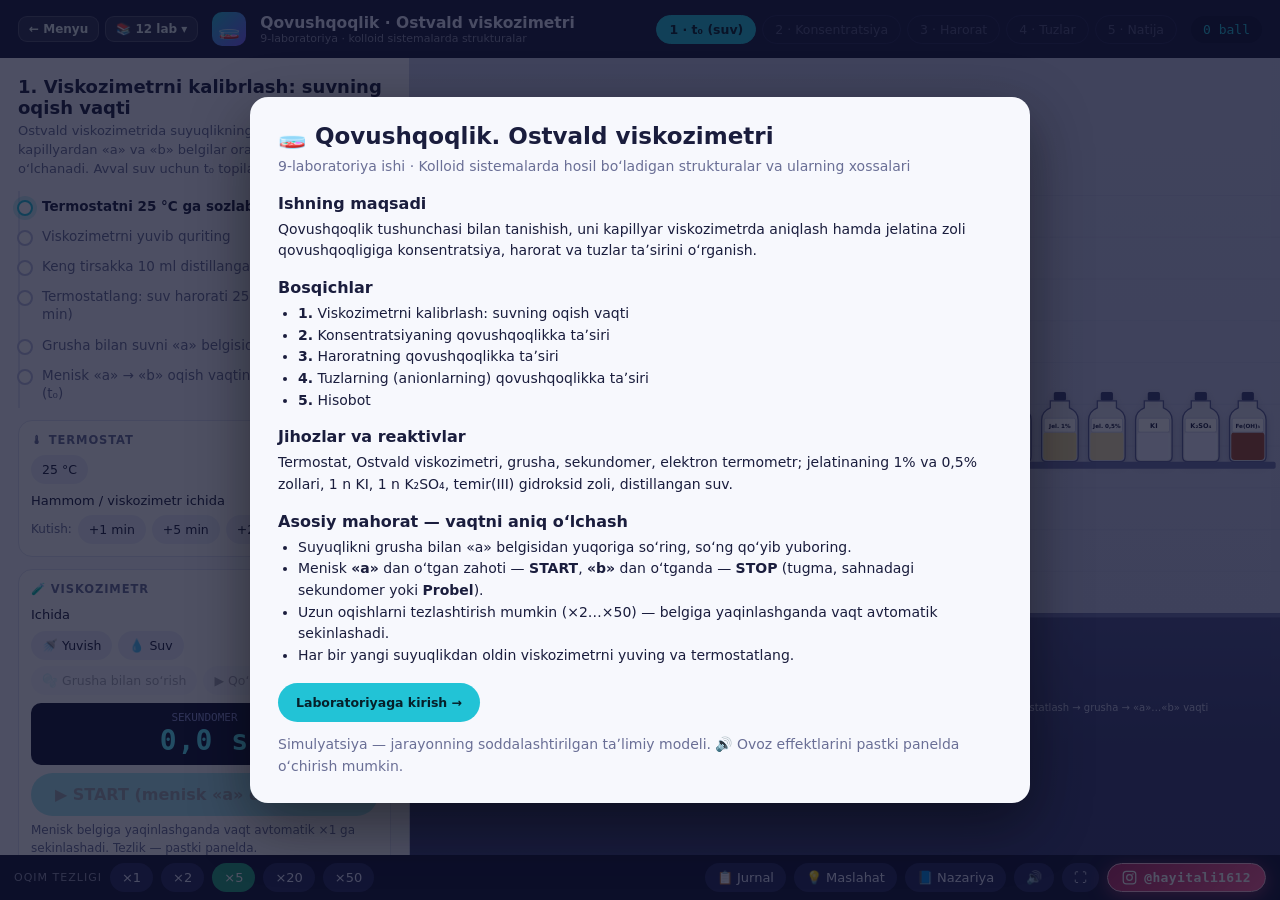
<file: labs/09-qovushqoqlik.html>
<!doctype html>
<html lang="uz">
<head>
<meta charset="utf-8">
<meta name="viewport" content="width=device-width, initial-scale=1">
<meta name="author" content="Qayumov Hayitali">
<meta name="description" content="9-laboratoriya ishi: Kolloid sistemalarda strukturalar. Ostvald viskozimetrida qovushqoqlikni aniqlash.">
<title>Qovushqoqlik Laboratoriyasi</title>
<style>
:root{
  --top:#171a3a; --top2:#262a5a; --accent:#22c3d6; --accent2:#12a5b8;
  --paper:#f7f8fd; --ink:#1a1d3d; --muted:#6a6f96; --line:#dfe2f2;
  --ok:#21a67a; --warn:#e7a51c; --err:#e04f5f; --pink:#ff6fa5;
  --mono:ui-monospace,"JetBrains Mono","Cascadia Mono",Consolas,monospace;
}
*{box-sizing:border-box;margin:0;padding:0}
html,body{height:100%}
body{font-family:Inter,system-ui,"Segoe UI",Roboto,sans-serif;color:var(--ink);background:var(--top);display:grid;grid-template-columns:minmax(0,1fr);grid-template-rows:auto 1fr auto;height:100vh;height:100dvh;overflow:hidden;-webkit-font-smoothing:antialiased}
button{font:inherit;cursor:pointer;border:none;border-radius:999px;padding:8px 14px;background:#eceefa;color:var(--ink);transition:background .15s,transform .05s;touch-action:manipulation;user-select:none;-webkit-user-select:none}
button:hover{background:#dfe2f6}
button:active{transform:translateY(1px)}
button:disabled{opacity:.38;cursor:not-allowed}
button.pri{background:var(--accent);color:#06202a;font-weight:700}
button.pri:hover{background:var(--accent2)}
button.dark{background:var(--top);color:#fff}
button.ghost{background:transparent;border:1px solid var(--line)}
button.on{background:var(--ok)!important;color:#fff!important}
button.bad{background:#fde7ea!important;color:var(--err)!important}
header{display:flex;align-items:center;gap:14px;padding:0 18px;height:58px;background:var(--top);color:#e9ebff;box-shadow:0 2px 0 #22c3d655}
header .logo{width:34px;height:34px;border-radius:10px;background:linear-gradient(135deg,#22c3d6,#7a5cff);display:grid;place-items:center;font-size:18px}
header .brand{font-weight:800;font-size:15.5px;white-space:nowrap}
header .brand small{display:block;font-weight:500;font-size:11px;opacity:.55}
.tabs{display:flex;gap:6px;margin-left:auto;overflow-x:auto}
.tabs button{background:transparent;border:1px solid #3a3f78;color:#b9bde6;font-size:12.5px;padding:6px 12px;flex:none}
.tabs button.cur{background:var(--accent);border-color:var(--accent);color:#06202a;font-weight:700}
.tabs button.done{border-color:#21a67a;color:#7fe6c2}
.scorechip{font-family:var(--mono);font-size:13px;background:#0f1230;padding:6px 12px;border-radius:999px;white-space:nowrap;color:var(--accent)}
main{display:grid;grid-template-columns:410px minmax(0,1fr);min-height:0;min-width:0}
#stageWrap{position:relative;min-height:0;background:#c9cde6;overflow:hidden}
#scene{width:100%;height:100%;display:block}
#scene .clk{cursor:pointer}
#scene .clk:hover{filter:brightness(1.07) drop-shadow(0 0 6px rgba(34,195,214,.9))}
#scene .glow{filter:drop-shadow(0 0 8px #22c3d6) drop-shadow(0 0 3px #22c3d6)}
aside{background:var(--paper);overflow-y:auto;padding:18px 18px 26px;border-right:1px solid #c7cbe6;order:-1}
aside h2{font-size:18px;margin-bottom:4px}
aside .sub{font-size:13px;color:var(--muted);margin-bottom:12px;line-height:1.45}
.tl{list-style:none;margin:0 0 12px;padding:0 0 0 4px;font-size:13.5px;border-left:2px solid var(--line)}
.tl li{position:relative;padding:6px 0 6px 18px;color:var(--muted);line-height:1.35}
.tl li::before{content:"";position:absolute;left:-7px;top:9px;width:12px;height:12px;border-radius:50%;background:#fff;border:2px solid #b9bde0}
.tl li.done{color:#9ca1c4}
.tl li.done::before{background:var(--ok);border-color:var(--ok)}
.tl li.cur{color:var(--ink);font-weight:600}
.tl li.cur::before{border-color:var(--accent);box-shadow:0 0 0 4px rgba(34,195,214,.22)}
.card{background:#fff;border:1px solid var(--line);border-radius:14px;padding:12px;margin-bottom:12px}
.card h4{font-size:11.5px;text-transform:uppercase;letter-spacing:.9px;color:var(--muted);margin-bottom:8px}
.row{display:flex;gap:6px;flex-wrap:wrap;align-items:center}
.row button{padding:7px 11px;font-size:12.5px}
.hint{background:#e9fbfd;border-left:4px solid var(--accent);padding:9px 11px;font-size:13px;color:#0d4a52;border-radius:6px;margin-bottom:12px;line-height:1.45}
.note{font-size:12px;color:var(--muted);line-height:1.45}
.q{margin-bottom:10px;font-size:13px}
.q p{font-weight:600;margin-bottom:6px;line-height:1.4}
.q button{display:block;width:100%;text-align:left;margin-bottom:4px;background:#fff;border:1px solid var(--line);font-size:13px;line-height:1.4;border-radius:10px}
.q button.right{background:#e3f7f0;border-color:var(--ok)}
.q button.wrong{background:#fde7ea;border-color:var(--err)}
.next{width:100%;margin-top:6px;padding:12px}
.kv{display:flex;justify-content:space-between;font-size:13px;padding:3px 0;gap:8px}
.kv b{font-family:var(--mono)}
.lcd{font-family:var(--mono);font-size:28px;font-weight:700;text-align:center;padding:8px;border-radius:10px;background:#0f1230;color:#5ff0ff;margin-bottom:8px;letter-spacing:1px}
.lcd small{display:block;font-size:11px;color:#8f95d8;font-weight:500;letter-spacing:0}
table.j{width:100%;border-collapse:collapse;font-size:12px;font-family:var(--mono)}
table.j th,table.j td{text-align:right;padding:4px 5px;border-bottom:1px solid var(--line)}
table.j th:first-child,table.j td:first-child{text-align:left}
table.j th{color:var(--muted);font-family:Inter,system-ui,sans-serif;font-weight:600}
.tube{display:grid;grid-template-columns:auto 1fr;gap:4px 8px;align-items:center;font-size:12.5px;padding:6px 0;border-bottom:1px dashed var(--line)}
.tube .nm{font-weight:700}
.tube.bad .nm{color:var(--err)}
.mini button{padding:4px 8px;font-size:12px}
footer{display:flex;gap:8px;align-items:center;padding:8px 14px;background:#0f1230;color:#e9ebff;overflow-x:auto}
footer button{background:var(--top2);color:#e9ebff;font-size:13px;white-space:nowrap;padding:7px 12px}
footer .sp{flex:1}
footer .lbl{font-size:11px;letter-spacing:1px;opacity:.6;white-space:nowrap}
#toasts{position:fixed;left:50%;transform:translateX(-50%);top:68px;display:flex;flex-direction:column;gap:8px;z-index:50;pointer-events:none;width:min(460px,calc(100vw - 32px));align-items:center}
.toast{background:#fff;color:var(--ink);padding:10px 16px;border-radius:999px;font-size:13.5px;box-shadow:0 10px 30px rgba(10,12,40,.28);border:2px solid #b9bde0;animation:tin .25s ease-out;line-height:1.4;text-align:center}
.toast.ok{border-color:var(--ok)}.toast.warn{border-color:var(--warn)}.toast.err{border-color:var(--err)}
@keyframes tin{from{opacity:0;transform:translateY(-10px) scale(.97)}}
#modal{position:fixed;inset:0;background:rgba(12,14,40,.72);display:none;place-items:center;z-index:40;padding:16px}
#modal.on{display:grid}
#modal .mc{background:var(--paper);border-radius:18px;max-width:780px;width:100%;max-height:92vh;overflow-y:auto;padding:26px 28px;box-shadow:0 20px 60px rgba(0,0,0,.45)}
#modal h1{font-size:23px;margin-bottom:6px}
#modal h3{font-size:16px;margin:16px 0 6px}
#modal p,#modal li{font-size:14px;line-height:1.55}
#modal ul{padding-left:20px}
.eq{font-family:var(--mono);background:#eef0fb;padding:7px 10px;border-radius:8px;font-size:13px;margin:5px 0;overflow-x:auto;white-space:nowrap}
.rep h2{font-size:20px;margin:4px 0 10px}
.score{display:flex;align-items:center;gap:14px;background:linear-gradient(135deg,#171a3a,#2b2f6e);color:#fff;border-radius:14px;padding:14px 16px;margin-bottom:12px}
.score .n{font-size:40px;font-weight:800;font-family:var(--mono);color:var(--accent)}
@media (max-width:900px){
  body{overflow:auto;height:auto;grid-template-rows:auto auto auto}
  header{flex-wrap:wrap;height:auto;padding:10px 16px;gap:8px}
  .tabs{margin-left:0;width:100%}
  main{grid-template-columns:minmax(0,1fr)}
  aside{order:1;border-right:none;border-top:1px solid #c7cbe6}
  #stageWrap{height:66vw;min-height:280px}
}
@media print{
  header,footer,#stageWrap,#toasts,.noprint{display:none!important}
  body{display:block;height:auto;overflow:visible;background:#fff}
  main{display:block} aside{border:none;overflow:visible}
}
</style>
</head>
<body>
<header>
  <div class="logo">🧫</div>
  <div class="brand">Qovushqoqlik · Ostvald viskozimetri<small>9-laboratoriya · kolloid sistemalarda strukturalar</small></div>
  <nav class="tabs" id="tabs"></nav>
  <div class="scorechip" id="chip">0 ball</div>
</header>
<main>
  <aside id="panel"></aside>
  <div id="stageWrap"><svg id="scene" viewBox="0 0 1000 600" preserveAspectRatio="xMidYMid meet"></svg></div>
</main>
<footer>
  <span class="lbl">OQIM TEZLIGI</span>
  <button data-sp="1">×1</button><button data-sp="2">×2</button><button data-sp="5">×5</button><button data-sp="20">×20</button><button data-sp="50">×50</button>
  <span class="sp"></span>
  <button id="btnJ">📋 Jurnal</button>
  <button id="btnHint">💡 Maslahat</button>
  <button id="btnTheory">📘 Nazariya</button>
  <button id="btnSnd">🔊</button>
  <button id="btnFull">⛶</button>
  <a class="kk-ig" href="https://instagram.com/hayitali1612" target="_blank" rel="noopener noreferrer" title="Instagram">hayitali1612</a>
</footer>
<div id="toasts"></div>
<div id="modal"><div class="mc" id="mc"></div></div>

<script src="../assets/lab-bridge.js?v=5"></script>
<script>
"use strict";
/* ============ OVOZ (WebAudio sintez) ============ */
const SFX={ctx:null,on:true,m:null,
  init(){if(!this.ctx){const A=window.AudioContext||window.webkitAudioContext;if(!A)return;this.ctx=new A();this.m=this.ctx.createGain();this.m.gain.value=.75;this.m.connect(this.ctx.destination)}if(this.ctx.state==="suspended")this.ctx.resume()},
  env(g,t,a,d,v){g.gain.setValueAtTime(.0001,t);g.gain.exponentialRampToValueAtTime(v,t+a);g.gain.exponentialRampToValueAtTime(.0001,t+a+d)},
  tone(f,d,o={}){const c=this.ctx;if(!c)return;const t=c.currentTime+(o.delay||0),os=c.createOscillator(),g=c.createGain();os.type=o.type||"sine";os.frequency.setValueAtTime(f,t);if(o.to)os.frequency.exponentialRampToValueAtTime(o.to,t+d);this.env(g,t,o.a||.005,d,o.v||.12);os.connect(g);g.connect(this.m);os.start(t);os.stop(t+d+.08)},
  noise(d,o={}){const c=this.ctx;if(!c)return;const t=c.currentTime+(o.delay||0),n=Math.max(1,Math.floor(c.sampleRate*(d+.06))),b=c.createBuffer(1,n,c.sampleRate),ch=b.getChannelData(0);for(let i=0;i<n;i++)ch[i]=Math.random()*2-1;const s=c.createBufferSource();s.buffer=b;const f=c.createBiquadFilter();f.type=o.ft||"lowpass";f.frequency.setValueAtTime(o.f||1000,t);if(o.fto)f.frequency.exponentialRampToValueAtTime(o.fto,t+d);f.Q.value=o.q||1;const g=c.createGain();this.env(g,t,o.a||.01,d,o.v||.1);s.connect(f);f.connect(g);g.connect(this.m);s.start(t);s.stop(t+d+.06)},
  play(n){this.init();if(!this.on||!this.ctx)return;const T=this;switch(n){
    case"click":T.tone(1500,.03,{type:"square",v:.035});break;
    case"ok":[587,740,880].forEach((f,i)=>T.tone(f,.16,{delay:i*.07,type:"triangle",v:.11}));break;
    case"err":T.tone(200,.26,{type:"sawtooth",to:100,v:.08});break;
    case"warn":T.tone(520,.09,{type:"square",v:.05});T.tone(390,.12,{type:"square",v:.05,delay:.12});break;
    case"pour":T.noise(1.1,{f:600,fto:1500,q:.8,v:.12,a:.15});for(let i=0;i<6;i++)T.tone(320+Math.random()*500,.06,{delay:.1+Math.random()*.9,v:.025,to:950});break;
    case"pipette":T.noise(.25,{ft:"bandpass",f:900,q:2,v:.08});T.tone(700,.07,{to:1500,v:.06,delay:.2});break;
    case"squeeze":T.noise(.45,{ft:"bandpass",f:1800,fto:500,q:1.2,v:.14});T.tone(160,.3,{type:"triangle",to:90,v:.07});break;
    case"slurp":T.noise(.6,{ft:"bandpass",f:400,fto:1400,q:3,v:.12});for(let i=0;i<4;i++)T.tone(500+i*120,.05,{delay:.1+i*.11,v:.04,to:900});break;
    case"release":T.noise(.3,{ft:"highpass",f:2000,v:.07});break;
    case"wash":T.noise(.9,{ft:"bandpass",f:1200,fto:3000,q:.6,v:.11});T.noise(.5,{f:500,v:.08,delay:.5});break;
    case"start":T.tone(1760,.08,{type:"square",v:.06});break;
    case"stop":T.tone(1320,.08,{type:"square",v:.06});T.tone(990,.1,{type:"square",v:.05,delay:.09});break;
    case"tick":T.tone(3400,.012,{type:"square",v:.022});break;
    case"mark":T.tone(1046,.09,{v:.07});break;
    case"ice":for(let i=0;i<7;i++)T.tone(2500+Math.random()*2000,.04,{type:"triangle",v:.05,delay:i*.06});break;
    case"heat":T.tone(110,.8,{type:"sawtooth",v:.03,to:140});T.noise(.8,{f:300,v:.04});break;
    case"shake":for(let i=0;i<5;i++)T.noise(.08,{ft:"bandpass",f:900+i*100,q:2,v:.12,delay:i*.09});break;
    case"clock":for(let i=0;i<6;i++)T.tone(i%2?2600:2200,.02,{type:"square",v:.03,delay:i*.12});break;
    case"ding":T.tone(1568,.6,{v:.1});T.tone(2349,.5,{v:.04,delay:.02});break;
    case"fanfare":[523,659,784,1046].forEach((f,i)=>T.tone(f,.3,{delay:i*.12,type:"triangle",v:.11}));break;
    case"paper":T.noise(.18,{ft:"highpass",f:3000,v:.06});break;
  }}
};

/* ============ FIZIK MODEL ============ */
const rnd=(a,b)=>a+Math.random()*(b-a);
function gauss(){let u=0,v=0;while(!u)u=Math.random();while(!v)v=Math.random();return Math.sqrt(-2*Math.log(u))*Math.cos(2*Math.PI*v)}
function interp(tab,T,log){const ks=Object.keys(tab).map(Number).sort((a,b)=>a-b);if(T<=ks[0])return tab[ks[0]];if(T>=ks[ks.length-1])return tab[ks[ks.length-1]];for(let i=0;i<ks.length-1;i++){const a=ks[i],b=ks[i+1];if(T>=a&&T<=b){const f=(T-a)/(b-a);return log?Math.exp(Math.log(tab[a])+(Math.log(tab[b])-Math.log(tab[a]))*f):tab[a]+(tab[b]-tab[a])*f}}}
const ETAW={0:1.792,10:1.307,20:1.002,25:.890,30:.798,40:.653,50:.547,60:.467};
const RHOW={0:.9998,10:.9997,20:.9982,25:.9970,30:.9957,40:.9922,60:.9832};
const REL05={0:18,5:7.5,10:3.6,15:2.1,20:1.58,25:1.42,30:1.33,40:1.24,60:1.15};
const etaW=T=>interp(ETAW,T,true), rhoW=T=>interp(RHOW,T), fT=T=>(interp(REL05,T,true)-1)/.42;
const relC=c=>1+.55*c+.35*c*c+.45*c*c*c;
const SMP={
 W:{n:"Distillangan suv",s:"Suv",c:0,base:1,col:"#4f9ff0",dr:0},
 G1:{n:"1-eritma (1%)",s:"1% (20+0)",c:1,base:relC(1),col:"#e3ad2c",dr:0},
 G2:{n:"2-eritma (0,75%)",s:"0,75% (15+5)",c:.75,base:relC(.75),col:"#e8bb48",dr:0},
 G3:{n:"3-eritma (0,25%)",s:"0,25% (5+15)",c:.25,base:relC(.25),col:"#edcb6c",dr:0},
 G4:{n:"4-eritma (0,1%)",s:"0,1% (2+18)",c:.1,base:relC(.1),col:"#f0d88f",dr:0},
 G05:{n:"Jelatina 0,5% zoli",s:"0,5% zol",c:.5,base:1.42,col:"#e8bb48",dr:0},
 SKI:{n:"Jelatina 1% + KI",s:"+ KI",c:.5,base:1.22,col:"#eccb75",dr:.06},
 SK2:{n:"Jelatina 1% + K₂SO₄",s:"+ K₂SO₄",c:.5,base:1.78,col:"#e0a52a",dr:.035},
 SW:{n:"Jelatina 1% + H₂O",s:"+ H₂O",c:.5,base:1.45,col:"#e8bb48",dr:0}
};
for(const k in SMP)SMP[k].jit=1+gauss()*.004;
const C_TRUE=(.890/.9970)/rnd(44,47);                       // viskozimetr doimiysi, mm²/s²
const etaRel=(k,T)=>k==="W"?1:1+(SMP[k].base-1)*fT(T);
const rhoS=(k,T)=>rhoW(T)+.0025*SMP[k].c+SMP[k].dr;
const tTrue=(k,T)=>etaRel(k,T)*etaW(T)/(rhoS(k,T)*C_TRUE)*SMP[k].jit;

/* ============ HOLAT ============ */
const S={stage:1,unlocked:1,glow:null,hints:0,L:{},pen:{1:0,2:0,3:0,4:0},events:[],q:{},quiz:{},
 th:{set:25,T:21.5,on:false,ice:false},
 V:{liq:null,washed:false,vT:21.5,phase:"empty",ym:420,fl:null},
 speed:5, wait:{left:0,total:0,kind:""},
 res:{}, // key -> [{t,tr,vT,eA,eB}]
 t2:[{g:0,w:0},{g:0,w:0},{g:0,w:0},{g:0,w:0}], t2bad:[],
 t4:[[],[],[]], sel4:0, aged:0,
 T3:[0,20,40,60], i3:0
};
const $=s=>document.querySelector(s), el=id=>document.getElementById(id), svg=$("#scene");
const clamp=(v,a,b)=>Math.max(a,Math.min(b,v)), lerp=(a,b,t)=>a+(b-a)*t;
function attr(id,o){const e=el(id);if(!e)return;for(const k in o)e.setAttribute(k,o[k])}
const f1=(v,n=1)=>(+v).toFixed(n).replace(".",",");
const avg=a=>a.reduce((x,y)=>x+y,0)/a.length;
function toast(msg,type="",ms=3200){const d=document.createElement("div");d.className="toast "+type;d.innerHTML=msg;const T=$("#toasts");T.appendChild(d);while(T.children.length>3)T.firstChild.remove();setTimeout(()=>d.remove(),ms)}
function pen(w,msg,type="err",once){if(once){if(S.L["ev_"+once])return;S.L["ev_"+once]=1}S.pen[S.stage]=(S.pen[S.stage]||0)+w;S.events.push({st:S.stage,msg});toast((type==="err"?"⛔ ":"⚠️ ")+msg,type,4600);SFX.play(type==="err"?"err":"warn")}
function okT(msg,ms=2600){toast("✓ "+msg,"ok",ms);SFX.play("ok")}

/* ============ SAVOLLAR ============ */
const QS={
 1:[{id:"k1",q:"Ostvald viskozimetrida qovushqoqlik qaysi formula bilan topiladi?",o:["η = η₀ · (ρ·t) / (ρ₀·t₀)","η = η₀ · t₀ / t","η = ρ·g·h·t","η = 6πr·t"],a:0},
    {id:"k2",q:"Nima uchun oʻlchov termostatda olib boriladi?",o:["Suyuqliklar qovushqoqligi haroratga juda sezgir (suvda ≈ 2% / °C) — harorat oʻzgarmas boʻlishi shart","Viskozimetr sinmasligi uchun","Suyuqlik bugʻlanmasligi uchun","Sekundomer aniq ishlashi uchun"],a:0}],
 2:[{id:"c1",q:"Jelatina konsentratsiyasi ortishi bilan qovushqoqlik qanday oʻzgaradi?",o:["Nochiziqli (tez) ortadi — makromolekulalar oʻzaro taʼsirlashib, toʻrsimon struktura hosil qiladi","Chiziqli kamayadi","Oʻzgarmaydi","Avval ortib, keyin nolga tushadi"],a:0},
    {id:"c2",q:"Nima uchun jelatina zoli Eynshteyn tenglamasiga (η = η₀(1 + 2,5φ)) boʻysunmaydi?",o:["Tenglama suyultirilgan, sharsimon, oʻzaro taʼsirlashmaydigan zarrachalar uchun; jelatina — zanjirsimon, solvatlangan, struktura hosil qiluvchi makromolekula","Jelatina suvda erimaydi","Tenglama faqat gazlar uchun","Jelatina zarrachalari zaryadsiz"],a:0}],
 3:[{id:"h1",q:"Harorat pasayishi bilan jelatina zolining qovushqoqligi qanday oʻzgaradi?",o:["Keskin ortadi; ≈ 0 °C da zol ivib, gelga (ilvirsimon struktura) aylanadi","Kamayadi","Oʻzgarmaydi","Avval kamayib, keyin ortadi"],a:0},
    {id:"h2",q:"Harorat ortganda strukturalangan sistemaning qovushqoqligi nima uchun kamayadi?",o:["Issiqlik harakati makromolekulalar orasidagi kuchsiz (vodorod) bogʻlarni uzadi — struktura buziladi, erituvchi qovushqoqligi ham kamayadi","Zichlik ortadi","Jelatina parchalanib gazga aylanadi","Viskozimetr kengayadi"],a:0}],
 4:[{id:"s1",q:"Qaysi tuz jelatina zoli qovushqoqligini oshirdi va nima uchun?",o:["K₂SO₄ — SO₄²⁻ kuchli gidratlanib, suvni tortib oladi va strukturalanish (ivish)ni tezlashtiradi","KI — I⁻ ivishni tezlashtiradi","Ikkalasi ham bir xil taʼsir qiladi","Tuzlar qovushqoqlikka taʼsir qilmaydi"],a:0},
    {id:"s2",q:"Anionlarning ivish (strukturalanish)ga taʼsiri boʻyicha liotrop (Gofmeyster) qatori qaysi?",o:["SO₄²⁻ > CH₃COO⁻ > Cl⁻ > NO₃⁻ > Br⁻ > I⁻ > SCN⁻ (chapdagilar strukturalashtiradi, oʻngdagilar toʻsqinlik qiladi)","I⁻ > Br⁻ > Cl⁻ > SO₄²⁻","Barcha anionlar teng","Faqat kationlar taʼsir qiladi"],a:0}]
};
const QZ=[
 ["Qovushqoqlikning SI dagi birligi:",["Pa·s","N/m","kg/m³","m²/s²"],0],
 ["Nyuton suyuqliklari uchun qaysi tasdiq toʻgʻri?",["Qovushqoqlik siljish kuchlanishiga bogʻliq emas","Qovushqoqlik bosim ortishi bilan nolga intiladi","Ular faqat kolloid sistemalar","Ular oqmaydi"],0],
 ["Strukturalangan kolloid sistemalar (jelatina zoli, Fe(OH)₃ geli) uchun qovushqoqlik:",["Siljish kuchlanishiga bogʻliq — struktura buzilishi bilan kamayadi (strukturaviy qovushqoqlik)","Doimiy","Faqat haroratga bogʻliq emas","Hamisha suvnikiga teng"],0],
 ["Tiksotropiya nima?",["Gelning mexanik taʼsirda zolga aylanishi va tinch qoʻyilganda yana gelga qaytishi (izotermik)","Zolning qizdirilganda bugʻlanishi","Zarrachalarning choʻkishi","Elektroforez"],0],
 ["Ostvald viskozimetri qaysi qonunga asoslangan?",["Puazeyl qonuni (kapillyardan oqib oʻtish)","Stoks qonuni","Raul qonuni","Faradey qonuni"],0]
];

/* ============ SAHNA ============ */
const DEFS=`<defs>
<linearGradient id="gWall" x1="0" y1="0" x2="0" y2="1"><stop offset="0" stop-color="#e3e5f5"/><stop offset="1" stop-color="#c3c7e3"/></linearGradient>
<linearGradient id="gBench" x1="0" y1="0" x2="0" y2="1"><stop offset="0" stop-color="#4a4f86"/><stop offset=".05" stop-color="#3a3f73"/><stop offset="1" stop-color="#22264d"/></linearGradient>
<linearGradient id="gGlass" x1="0" x2="1"><stop offset="0" stop-color="#fff" stop-opacity=".6"/><stop offset=".25" stop-color="#fff" stop-opacity=".12"/><stop offset=".8" stop-color="#fff" stop-opacity=".06"/><stop offset="1" stop-color="#fff" stop-opacity=".45"/></linearGradient>
<linearGradient id="gMetal" x1="0" x2="1"><stop offset="0" stop-color="#8a8fb5"/><stop offset=".5" stop-color="#f1f2fb"/><stop offset="1" stop-color="#6f74a0"/></linearGradient>
<radialGradient id="gBulb" cx=".35" cy=".35" r=".8"><stop offset="0" stop-color="#ff9fbf"/><stop offset="1" stop-color="#c2185b"/></radialGradient>
<filter id="fSh" x="-20%" y="-20%" width="140%" height="160%"><feDropShadow dx="0" dy="4" stdDeviation="4" flood-opacity=".25"/></filter>
<clipPath id="cpR"><rect id="cpRr" x="0" y="420" width="1000" height="200"/></clipPath>
<clipPath id="cpL"><rect id="cpLr" x="0" y="420" width="1000" height="200"/></clipPath>
</defs>`;
function room(){return `<rect x="-3000" y="-3000" width="7000" height="3480" fill="url(#gWall)"/>
<g opacity=".4" stroke="#aeb3d6">${Array.from({length:10},(_,i)=>`<line x1="-3000" y1="${i*48}" x2="4000" y2="${i*48}"/>`).join("")}</g>
<rect x="-3000" y="480" width="7000" height="3000" fill="url(#gBench)"/><rect x="-3000" y="480" width="7000" height="5" fill="#6d72a8"/>`}
// viskozimetr geometriyasi
const VX=455, LX=380, YA=150, YB=252, YTOP=128, YLOW=420;
function viscoInner(){ // ichki boʻshliq shakllari (suyuqlik uchun)
  return {R:`<rect x="${VX-3}" y="40" width="6" height="${YA-40+12}"/><ellipse cx="${VX}" cy="201" rx="14" ry="40"/><rect x="${VX-1.6}" y="${YB-6}" width="3.2" height="${398-YB+6}"/><path d="M${VX-1.6} 396 L${VX-1.6} 420 Q${VX-1.6} 452 ${(VX+LX)/2} 452 Q${LX+1.6} 452 ${LX+1.6} 430 L${LX-1.6} 430 Q${LX-1.6} 455.2 ${(VX+LX)/2} 455.2 Q${VX+1.6} 455.2 ${VX+1.6} 420 L${VX+1.6} 396 Z"/>`,
          L:`<rect x="${LX-6}" y="60" width="12" height="340"/><ellipse cx="${LX}" cy="${YLOW-18}" rx="24" ry="28"/><rect x="${LX-4}" y="420" width="8" height="18"/>`}}
function viscometer(){
  const ins=viscoInner();
  return `<g id="visco">
   <g clip-path="url(#cpL)"><g id="liqL" fill="#cfe8ff">${ins.L}</g></g>
   <g clip-path="url(#cpR)"><g id="liqR" fill="#cfe8ff">${ins.R}</g></g>
   <g fill="none" stroke="#5b6094" stroke-width="2">
    <path d="M${VX-5} 40 L${VX-5} 160 Q${VX-16} 166 ${VX-16} 201 Q${VX-16} 236 ${VX-3.5} ${YB-2} L${VX-3.5} 420 Q${VX-3.5} 458 ${(VX+LX)/2} 458 Q${LX-8} 458 ${LX-8} 432 L${LX-8} 428 Q${LX-27} 420 ${LX-27} ${YLOW-18} Q${LX-27} 372 ${LX-8} 372 L${LX-8} 58"/>
    <path d="M${VX+5} 40 L${VX+5} 160 Q${VX+16} 166 ${VX+16} 201 Q${VX+16} 236 ${VX+3.5} ${YB-2} L${VX+3.5} 420 Q${VX+3.5} 451 ${(VX+LX)/2} 450 Q${LX+8} 450 ${LX+8} 432 L${LX+8} 428 Q${LX+27} 420 ${LX+27} ${YLOW-18} Q${LX+27} 372 ${LX+8} 372 L${LX+8} 58"/>
   </g>
   <path d="M${VX-16} 166 Q${VX-6} 200 ${VX-14} 230" stroke="#fff" stroke-width="2" opacity=".6" fill="none"/>
   <line x1="${VX-14}" y1="${YA}" x2="${VX+14}" y2="${YA}" stroke="#e04f5f" stroke-width="2"/><text x="${VX+18}" y="${YA+4}" font-size="12" font-weight="800" fill="#e04f5f">a</text>
   <line x1="${VX-12}" y1="${YB}" x2="${VX+12}" y2="${YB}" stroke="#e04f5f" stroke-width="2"/><text x="${VX+18}" y="${YB+4}" font-size="12" font-weight="800" fill="#e04f5f">b</text>
   <text x="${LX}" y="52" text-anchor="middle" font-size="9" fill="#3a3f73">keng</text>
   <g id="bulb" class="clk" data-t="bulb"><path d="M${VX-4} 40 L${VX-4} 26 L${VX+4} 26 L${VX+4} 40" fill="#7c2048"/><ellipse id="bulbE" cx="${VX}" cy="10" rx="17" ry="20" fill="url(#gBulb)" stroke="#7c2048" stroke-width="1.5"/></g>
  </g>`;
}
function bath(){
  return `<g id="bath">
   <rect x="300" y="78" width="232" height="402" rx="14" fill="rgba(255,255,255,.25)" stroke="#5b6094" stroke-width="3"/>
   <rect id="bathW" x="303" y="96" width="226" height="381" rx="11" fill="#8fd3f0" opacity=".42"/>
   <g id="ice" opacity="0">${[[322,110],[350,104],[490,112],[505,135],[318,160],[495,300],[330,330],[470,410]].map(([x,y],i)=>`<rect x="${x}" y="${y}" width="${16+i%3*4}" height="${14+i%2*5}" rx="3" fill="#f2fbff" stroke="#b7e3f5" transform="rotate(${i*17} ${x} ${y})"/>`).join("")}</g>
   <path d="M318 120 ${Array.from({length:14},(_,i)=>`L${i%2?330:318} ${130+i*22}`).join(" ")}" fill="none" stroke="#d65a3a" stroke-width="3" opacity=".7"/>
   <line x1="510" y1="60" x2="510" y2="430" stroke="#5b6094" stroke-width="3"/><g id="prop"><ellipse cx="510" cy="432" rx="14" ry="4" fill="#5b6094"/></g>
   <rect x="500" y="44" width="20" height="18" rx="4" fill="#3a3f73"/>
   <line x1="345" y1="40" x2="345" y2="350" stroke="#4a4f86" stroke-width="4"/><circle cx="345" cy="352" r="4" fill="#e04f5f"/>
   <g id="steam" opacity="0">${[0,1,2].map(i=>`<path d="M${360+i*55} 90 q-8 -14 0 -26 q8 -12 0 -26" fill="none" stroke="#fff" stroke-width="3" opacity=".7"/>`).join("")}</g>
   <g class="clk" data-t="thermo"><rect x="296" y="486" width="240" height="72" rx="12" fill="#1a1d3d" filter="url(#fSh)"/>
    <text x="312" y="504" font-size="9" fill="#8f95d8" letter-spacing="1">TERMOSTAT</text><text x="312" y="540" font-family="monospace" font-size="24" font-weight="700" fill="#5ff0ff" id="thT">21,5°</text>
    <text x="420" y="504" font-size="9" fill="#8f95d8">USTANOVKA</text><text x="420" y="526" font-family="monospace" font-size="15" fill="#ffd27a" id="thS">25°</text>
    <text x="420" y="548" font-size="9" fill="#8f95d8">ICHIDA</text><text x="520" y="548" text-anchor="end" font-family="monospace" font-size="12" fill="#c7cbff" id="thV">—</text>
    <circle id="thLed" cx="520" cy="502" r="5" fill="#555"/></g>
  </g>`;
}
function stopwatch(){return `<g id="sw" class="clk" data-t="sw" filter="url(#fSh)">
  <rect x="585" y="18" width="18" height="14" rx="3" fill="#3a3f73"/><circle cx="594" cy="92" r="58" fill="#1a1d3d"/><circle cx="594" cy="92" r="50" fill="#f7f8fd"/>
  ${Array.from({length:60},(_,i)=>{const a=i*6*Math.PI/180,r1=i%5?45:41;return `<line x1="${594+Math.sin(a)*r1}" y1="${92-Math.cos(a)*r1}" x2="${594+Math.sin(a)*48}" y2="${92-Math.cos(a)*48}" stroke="#3a3f73" stroke-width="${i%5?1:2}"/>`}).join("")}
  <rect x="566" y="102" width="56" height="18" rx="4" fill="#0f1230"/><text id="swD" x="594" y="115.5" text-anchor="middle" font-family="monospace" font-size="12" font-weight="700" fill="#5ff0ff">0,0</text>
  <line id="swH" x1="594" y1="92" x2="594" y2="50" stroke="#e04f5f" stroke-width="2.5" stroke-linecap="round"/><circle cx="594" cy="92" r="4" fill="#e04f5f"/>
  <text x="594" y="166" text-anchor="middle" font-size="10" font-weight="700" fill="#3a3f73">SEKUNDOMER · [Probel]</text></g>`}
const BOT=[["W","Distillangan suv","H₂O","#cfe8ff"],["GEL1","Jelatina 1% (qaynoq)","Jel. 1%","#f3dc8e"],["G05","Jelatina 0,5%","Jel. 0,5%","#f5e3a6"],["KI","KI 1 n","KI","#eef1ff"],["K2SO4","K₂SO₄ 1 n","K₂SO₄","#eef1ff"],["FE","Fe(OH)₃ zoli","Fe(OH)₃","#a2401c"]];
function bottles(){return BOT.map((b,i)=>{const x=672+i*54;return `<g class="clk" data-t="${b[0]}" filter="url(#fSh)"><rect x="${x+14}" y="226" width="14" height="10" rx="2" fill="#3a3f73"/><path d="M${x+10} 236 L${x+32} 236 L${x+32} 244 Q${x+42} 248 ${x+42} 258 L${x+42} 300 Q${x+42} 306 ${x+36} 306 L${x+6} 306 Q${x} 306 ${x} 300 L${x} 258 Q${x} 248 ${x+10} 244 Z" fill="rgba(255,255,255,.5)" stroke="#5b6094" stroke-width="1.5"/><rect x="${x+2}" y="272" width="38" height="32" rx="4" fill="${b[3]}" opacity=".9"/><rect x="${x+3}" y="256" width="36" height="16" rx="2" fill="#fff" stroke="#c7cbe6"/><text x="${x+21}" y="267" text-anchor="middle" font-size="${b[2].length>6?6.5:7.5}" font-weight="800" fill="#1a1d3d">${b[2]}</text></g>`}).join("")+`<rect x="660" y="306" width="335" height="8" rx="2" fill="#6d72a8"/>`}
function rack(){const n=S.stage===2?4:S.stage===4?3:0;if(!n)return"";const x0=700;let s=`<rect x="${x0-20}" y="452" width="${n*62+30}" height="28" rx="4" fill="#5b6094"/><rect x="${x0-20}" y="380" width="${n*62+30}" height="10" rx="3" fill="#6d72a8"/>`;
  for(let i=0;i<n;i++){const x=x0+i*62;s+=`<g class="clk" data-t="tube${i}"><path d="M${x} 340 L${x} 462 Q${x} 476 ${x+12} 476 Q${x+24} 476 ${x+24} 462 L${x+24} 340" fill="rgba(255,255,255,.35)" stroke="#5b6094" stroke-width="2"/><rect id="tl${i}" x="${x+2}" y="474" width="20" height="0" fill="#f3dc8e" opacity=".85"/><text x="${x+12}" y="334" text-anchor="middle" font-size="11" font-weight="800" fill="#1a1d3d">${i+1}</text><rect id="tsel${i}" x="${x-4}" y="324" width="32" height="158" rx="6" fill="none" stroke="#22c3d6" stroke-width="2.5" opacity="0"/></g>`}
  return s}
function sceneHTML(){
  if(S.stage>4)return DEFS+room()+`<g filter="url(#fSh)"><rect x="370" y="110" width="260" height="320" rx="18" fill="#f7f8fd" stroke="#5b6094" stroke-width="3"/><text x="500" y="160" text-anchor="middle" font-size="20" font-weight="800" fill="#1a1d3d">HISOBOT</text>${[0,1,2,3,4,5,6].map(i=>`<rect x="400" y="${186+i*30}" width="${200-(i%3)*36}" height="9" rx="4" fill="#d6d9f0"/>`).join("")}</g><text x="500" y="520" text-anchor="middle" font-size="16" font-weight="600" fill="#e3e5f5">Laboratoriya ishi yakunlandi</text>`;
  return DEFS+room()+bath()+viscometer()+stopwatch()+bottles()+rack()+
   `<g class="clk" data-t="wash" filter="url(#fSh)"><rect x="600" y="410" width="62" height="70" rx="10" fill="#e8f7ff" stroke="#5b6094" stroke-width="2"/><path d="M612 410 L612 392 L640 392 L650 382" fill="none" stroke="#5b6094" stroke-width="3"/><text x="631" y="444" text-anchor="middle" font-size="16">🚿</text><text x="631" y="470" text-anchor="middle" font-size="8.5" font-weight="700" fill="#1a1d3d">yuvish</text></g>
   <g id="clockG" opacity="0"><rect x="560" y="190" width="100" height="100" rx="16" fill="#1a1d3d" opacity=".9"/><circle cx="610" cy="232" r="28" fill="#f7f8fd"/><line id="clkM" x1="610" y1="232" x2="610" y2="210" stroke="#1a1d3d" stroke-width="3" stroke-linecap="round"/><text id="clkT" x="610" y="280" text-anchor="middle" font-family="monospace" font-size="12" fill="#5ff0ff">0 min</text></g>
   <text x="700" y="592" text-anchor="middle" font-size="11.5" fill="#c3c7e3">${["","Termostat → yuvish → toʻldirish → termostatlash → grusha → «a»…«b» vaqti","Jadval 4 boʻyicha eritmalar → har birining oqish vaqti","0,5% zol: 0 → 20 → 40 → 60 °C","KI · K₂SO₄ · suv qoʻshilgan zollar"][S.stage]}</text>`;
}

/* ============ KADR ============ */
let phase=0;
const SPD_EFF={v:1};
function frame(dt){
  phase+=dt;if(S.stage>4)return;
  const th=S.th,V=S.V;
  // kutish (vaqtni tezlashtirish)
  if(S.wait.left>0){const step=Math.min(S.wait.left,dt*10);S.wait.left-=step;advance(step);if(Math.floor(S.wait.left)!==Math.floor(S.wait.left+step))SFX.play("tick");
    attr("clockG",{opacity:1});attr("clkM",{transform:`rotate(${(S.wait.total-S.wait.left)/60*360} 610 232)`});const ct=el("clkT");if(ct)ct.textContent=`${Math.round(S.wait.total-S.wait.left)} / ${S.wait.total} min`;
    if(S.wait.left<=0){attr("clockG",{opacity:0});SFX.play("ding");waitDone()}}
  // oqim
  if(V.phase==="flowing"){const f=V.fl;const nx=f.t<f.tA?f.tA:(f.t<f.tB?f.tB:null);let sp=S.speed,step=dt*sp;const W=2.5;
    if(nx!==null){const rem=nx-f.t;if(rem<W){sp=1;step=dt}else if(step>rem-W+.001)step=rem-W+.001}
    if(f.slowUntil&&f.t<f.slowUntil){sp=1;step=dt}SPD_EFF.v=sp;
    const pt=f.t;f.t+=step;
    if(pt<f.tA&&f.t>=f.tA){SFX.play("mark");f.slowUntil=f.t+1.2}
    if(pt<f.tB&&f.t>=f.tB){SFX.play("mark")}
    if(f.swOn&&sp<=2&&Math.floor(f.t)!==Math.floor(pt))SFX.play("tick");
    if(f.t<f.tA)V.ym=YTOP+(YA-YTOP)*(f.t/f.tA);
    else if(f.t<f.tB){const u=(f.t-f.tA)/(f.tB-f.tA);V.ym=YA+(YB-YA)*(1-Math.pow(1-u,1.18))}
    else V.ym=YB+(f.t-f.tB)/(f.tdrain)*(398-YB);
    if(f.swOn&&f.t>f.tB+12){swStop(true)}
    if(V.ym>=398){V.ym=398;V.phase="done";if(f.swOn)swStop(true);renderPanel()}
  } else SPD_EFF.v=S.speed;
  // suyuqlik
  const has=V.liq!==null;const col=has?SMP[V.liq].col:"#cfe8ff";
  attr("liqL",{fill:col});attr("liqR",{fill:col});
  let yR=420,yL=420;
  if(has){if(V.phase==="rest"||V.phase==="done"){yR=V.phase==="done"?398:398;yL=372}else{yR=V.ym;yL=lerp(426,372,clamp((V.ym-YTOP)/(398-YTOP),0,1))}}
  attr("cpRr",{y:yR});attr("cpLr",{y:has?yL:470});
  // termostat
  attr("bathW",{fill:th.ice?"#bfe9fb":th.T>45?"#9fd0ff":"#8fd3f0",opacity:th.T>45?.5:.42});attr("ice",{opacity:th.ice?1:0});attr("steam",{opacity:th.T>50?.6+Math.sin(phase*3)*.2:0});
  attr("prop",{transform:th.on?`translate(510 432) scale(${Math.cos(phase*16)} 1) translate(-510 -432)`:""});
  const tT=el("thT");if(tT)tT.textContent=f1(th.T)+"°";const tS=el("thS");if(tS)tS.textContent=th.ice?"0° (muz)":th.set+"°";const tV=el("thV");if(tV)tV.textContent=has?f1(V.vT)+" °C":"—";
  attr("thLed",{fill:th.on?(Math.abs(th.T-th.set)<.2?"#21d07a":"#ffb020"):"#555"});
  // grusha
  S.bulbA=Math.max(0,(S.bulbA||0)-dt);attr("bulbE",{rx:S.bulbA>0?12:17,ry:S.bulbA>0?16:20});
  // sekundomer
  const f=V.fl;let sw=0;if(f){if(f.swOn)sw=f.t-f.s0;else if(f.s1!==null&&f.s0!==null)sw=f.s1-f.s0}
  const d=el("swD");if(d)d.textContent=f1(sw,1);attr("swH",{transform:`rotate(${sw*6} 594 92)`});
  // probirkalar
  if(S.stage===2)S.t2.forEach((t,i)=>{const v=t.g+t.w,h=Math.min(118,v*5.6);attr("tl"+i,{y:474-h,height:h,fill:v?mix("#f2f0de","#f0cf6a",t.g/Math.max(1,v)):"#fff"});attr("tsel"+i,{opacity:S.t2bad.includes(i)?1:0,stroke:"#e04f5f"})});
  if(S.stage===4)S.t4.forEach((t,i)=>{const h=Math.min(118,t.length*5*5.6);const c=t.includes("FE")?"#a2401c":t.length?"#f3dc8e":"#fff";attr("tl"+i,{y:474-h,height:h,fill:c});attr("tsel"+i,{opacity:S.sel4===i?1:0,stroke:"#22c3d6"})});
  document.querySelectorAll("#scene [data-t]").forEach(g=>g.classList.toggle("glow",S.glow===g.dataset.t));
  const sl=el("slowI");if(sl)sl.textContent=V.phase==="flowing"?(SPD_EFF.v<S.speed?"🐢 belgi yaqin — ×1":"×"+SPD_EFF.v):"";
}
function mix(a,b,t){const A=[1,3,5].map(i=>parseInt(a.substr(i,2),16)),B=[1,3,5].map(i=>parseInt(b.substr(i,2),16));return "#"+A.map((v,i)=>Math.round(v+(B[i]-v)*t).toString(16).padStart(2,"0")).join("")}
function advance(min){ // simulyatsiya daqiqalari
  const th=S.th,V=S.V,amb=21.5;const tgt=th.on?(th.ice?0:th.set):amb;const tau=th.ice?2:3.2;
  th.T=tgt+(th.T-tgt)*Math.exp(-min/tau);
  if(V.liq!==null)V.vT=th.T+(V.vT-th.T)*Math.exp(-min/2.4);
}

/* ============ VISKOZIMETR AMALLARI ============ */
function needWaitIdle(){if(S.wait.left>0){toast("Kutish tugashini kuting…","",1200);return true}if(S.V.phase==="flowing"){toast("Suyuqlik oqmoqda — oʻlchovni tugating.","warn",1500);return true}return false}
function wash(){if(needWaitIdle())return;const V=S.V;V.liq=null;V.washed=true;V.phase="empty";V.fl=null;V.vT=S.th.T;SFX.play("wash");toast("🚿 Viskozimetr yuvildi va quritildi.","ok",1800);if(S.stage===1)S.L.w1=1;check();renderPanel()}
function fill(k){if(needWaitIdle())return;const V=S.V;
  if(!avail(k)){pen(.5,`<b>${SMP[k]?SMP[k].n:k}</b> hali tayyor emas yoki bu bosqichda kerak emas.`,"warn");return}
  if(V.liq===k){toast("Viskozimetrda allaqachon shu suyuqlik.","",1500);return}
  if(V.liq!==null){pen(1,"Viskozimetrda boshqa suyuqlik bor — avval <b>yuving</b> (aralashma notoʻgʻri natija beradi).","err");return}
  if(!V.washed){pen(.5,"Viskozimetr yuvilmagan — avval yuvib, quriting.","warn","nowash");return}
  V.liq=k;V.washed=false;V.phase="rest";V.vT=S.stage===2?26:21.5;V.fl=null;SFX.play("pipette");setTimeout(()=>SFX.play("pour"),150);toast(`💧 Keng tirsakka 10 ml <b>${SMP[k].n}</b> quyildi.`,"ok",2200);check();renderPanel()}
function avail(k){const st=S.stage;if(st===1)return k==="W";if(st===2)return S.L.cool&&["G1","G2","G3","G4"].includes(k);if(st===3)return k==="G05";if(st===4)return S.L.aged&&["SKI","SK2","SW"].includes(k);return false}
function startWait(m,kind=""){if(needWaitIdle())return;S.wait={left:m,total:m,kind};SFX.play("clock");renderPanel()}
function waitDone(){const k=S.wait.kind;if(k==="age"){S.L.aged=1;okT("1 soat oʻtdi — zollar struktura hosil qilishga ulgurdi.")}if(k==="cool"){S.L.cool=1;okT("Eritmalar 25 °C gacha sovitildi.")}check();renderPanel()}
function setTh(v){if(needWaitIdle())return;const th=S.th;
  if(S.stage===3){const need=S.T3[S.i3];if(need===undefined){toast("Barcha haroratlarda oʻlchandi.","",1500);return}if(v!==need){pen(.5,`Harorat ketma-ketligi: hozir <b>${need} °C</b> kerak (0 → 20 → 40 → 60).`,"warn");return}}
  th.on=true;th.ice=v===0;th.set=v;SFX.play(v===0?"ice":v>=40?"heat":"click");toast(v===0?"🧊 Viskozimetr muz va suv aralashmasiga botirildi.":`🌡 Termostat ${v} °C ga sozlandi.`,"ok",2000);check();renderPanel()}
function suck(){if(needWaitIdle())return;const V=S.V;
  if(!V.liq){pen(.5,"Viskozimetr boʻsh.","warn");return}
  if(V.phase==="sucked"){toast("Suyuqlik allaqachon «a» dan yuqorida. Endi qoʻyib yuboring.","",1600);return}
  V.phase="sucked";V.ym=YTOP;V.fl=null;S.bulbA=.5;SFX.play("squeeze");setTimeout(()=>SFX.play("slurp"),200);S.L.sucked=1;check();renderPanel()}
function release(){const V=S.V;if(V.phase!=="sucked"){toast("Avval grusha bilan suyuqlikni «a» belgisidan yuqoriga soʻring.","warn",1800);return}
  const set=S.th.ice?0:S.th.set;
  if(!S.th.on){pen(1,"Termostat yoqilmagan!","err");return}
  const need=S.stage===3?S.T3[S.i3]:25;if(set!==need){pen(.5,`Bu oʻlchov <b>${need} °C</b> da bajariladi — termostatni sozlang.`,"warn");return}
  if(Math.abs(V.vT-set)>.3){pen(.5,`Suyuqlik hali termostatlanmagan: viskozimetr ichida <b>${f1(V.vT)} °C</b> (kerak ${set} ± 0,3 °C). Kuting.`,"warn");return}
  const tf=tTrue(V.liq,V.vT);V.fl={t:0,tA:Math.max(2.5,tf*.09),tB:0,tf,tdrain:clamp(tf*.25,4,25),s0:null,s1:null,swOn:false,key:V.liq,vT:V.vT,slowUntil:0};V.fl.tB=V.fl.tA+tf;V.phase="flowing";S.bulbA=0;SFX.play("release");renderPanel()}
function swToggle(){const V=S.V,f=V.fl;
  if(!f||V.phase!=="flowing"){if(V.phase==="done"&&f&&f.s1!==null)toast("Oʻlchov tugagan. Yana oʻlchash uchun qayta soʻring.","",1800);else toast("Sekundomer suyuqlik oqayotganda, menisk «a» dan oʻtganda yoqiladi.","warn",2200);return}
  if(!f.swOn&&f.s0===null){f.s0=f.t;f.swOn=true;SFX.play("start");if(f.t<f.tA-.8)toast("Erta! Menisk hali «a» ga yetmagan.","warn",1600);renderPanel();return}
  if(f.swOn)swStop(false);
}
function swStop(auto){const f=S.V.fl;if(!f||!f.swOn)return;f.swOn=false;f.s1=f.t;SFX.play("stop");
  const m=f.s1-f.s0,eA=f.s0-f.tA,eB=f.s1-f.tB,rel=Math.abs(m-f.tf)/f.tf;
  (S.res[f.key]=S.res[f.key]||[]).push({t:m,tr:f.tf,vT:f.vT,eA,eB,T:S.th.ice?0:S.th.set,st:S.stage});
  if(auto)pen(.5,"Sekundomer kech toʻxtatildi (menisk «b» dan ancha oʻtib ketdi).","warn");
  else if(rel<.012&&Math.abs(eA)<.7&&Math.abs(eB)<.7)okT(`Oqish vaqti t = <b>${f1(m,1)} s</b> — aniq oʻlchov!`,2800);
  else{toast(`t = ${f1(m,1)} s. ${Math.abs(eA)>=.7?(eA<0?"Start erta":"Start kech")+` (${f1(Math.abs(eA),1)} s). `:""}${Math.abs(eB)>=.7?(eB<0?"Stop erta":"Stop kech")+` (${f1(Math.abs(eB),1)} s).`:""} Xohlasangiz qayta oʻlchang.`,"warn",4200);SFX.play("warn")}
  if(S.stage===3)S.res[f.key].at(-1).T3=S.T3[S.i3];
  check();renderPanel()}
function dropLast(k){if(needWaitIdle())return;const r=S.res[k];if(!r||!r.length)return;r.pop();S.pen[S.stage]+=.25;toast("Oxirgi oʻlchov oʻchirildi — qayta oʻlchang.","",1800);SFX.play("paper");S.L["i"+S.stage]=0;if(S.stage===3)S.i3=0;S.quiet=1;check();S.quiet=0;renderPanel()}

/* ============ NATIJALAR HISOBI ============ */
const t0=()=>{const r=S.res.W;return r&&r.length?avg(r.slice(-2).map(x=>x.t)):null};
const Ccal=()=>{const a=t0();return a?(.890/.9970)/a:null}; // mm²/s²
function etaOf(k,rec){return Ccal()*rec.t*rhoS(k,rec.vT)} // mPa·s
function last(k){const r=S.res[k];return r&&r.length?r[r.length-1]:null}
function res3(T){const r=(S.res.G05||[]).filter(x=>x.T3===T);return r.length?r[r.length-1]:null}

/* ============ BOSQICHLAR ============ */
const TASKS={
 1:[["Termostatni <b>25 °C</b> ga sozlab yoqing",()=>S.th.on&&!S.th.ice&&S.th.set===25],
    ["Viskozimetrni yuvib quriting",()=>S.L.w1],
    ["Keng tirsakka 10 ml distillangan suv quying",()=>S.V.liq==="W"||(S.res.W||[]).length],
    ["Termostatlang: suv harorati 25 ± 0,3 °C (≈ 5–10 min)",()=>(S.V.liq==="W"&&Math.abs(S.V.vT-25)<=.3)||(S.res.W||[]).length],
    ["Grusha bilan suvni «a» belgisidan yuqoriga soʻring",()=>S.L.sucked||(S.res.W||[]).length],
    ["Menisk «a» → «b» oqish vaqtini <b>2 marta</b> oʻlchang (t₀)",()=>(S.res.W||[]).length>=2]],
 2:[["Jadval 4 boʻyicha 4 ta eritma tayyorlang",()=>S.L.prep],
    ["Eritmalarni tajriba haroratigacha (25 °C) soviting",()=>S.L.cool],
    ["Har bir eritmaning oqish vaqtini oʻlchang (yuvish → toʻldirish → termostatlash)",()=>["G1","G2","G3","G4"].every(k=>last(k))],
    ["η = f(C) egri chizigʻini tuzing",()=>S.L.g2]],
 3:[["Viskozimetrni yuvib, 0,5% jelatina zoli bilan toʻldiring",()=>S.V.liq==="G05"||(S.res.G05||[]).length],
    ["<b>0 °C</b> (muz + suv), 20 min termostatlab oʻlchang",()=>res3(0)],
    ["<b>20 °C</b> da oʻlchang",()=>res3(20)],
    ["<b>40 °C</b> da oʻlchang",()=>res3(40)],
    ["<b>60 °C</b> da oʻlchang",()=>res3(60)],
    ["η = f(T) egri chizigʻini tuzing",()=>S.L.g3]],
 4:[["Uchta probirkaga 5 ml dan 1% jelatina zoli quying",()=>S.t4.every(t=>t[0]==="GEL1")],
    ["1-ga 5 ml KI, 2-ga 5 ml K₂SO₄, 3-ga 5 ml suv qoʻshing",()=>S.t4[0][1]==="KI"&&S.t4[1][1]==="K2SO4"&&S.t4[2][1]==="W"],
    ["Chayqating va ≈ 1 soat tinch qoʻying",()=>S.L.aged],
    ["Termostat 25 °C, uchala zolning oqish vaqtini oʻlchang",()=>["SKI","SK2","SW"].every(k=>last(k))],
    ["5-jadvalni toʻldirib, anionlar taʼsirini taqqoslang",()=>S.L.g4]]
};
function check(){const st=S.stage;if(!TASKS[st])return;let i=S.L["i"+st]||0,ch=false;while(i<TASKS[st].length&&TASKS[st][i][1]()){i++;ch=true}
  if(ch&&!S.quiet){S.L["i"+st]=i;if(i>=TASKS[st].length){okT("Bosqich amaliy qismi bajarildi! Savollarga javob bering.",3200)}else SFX.play("ok")}else if(ch)S.L["i"+st]=i;
  if(st===3){while(S.i3<4&&res3(S.T3[S.i3]))S.i3++}}
const idx=st=>S.L["i"+st]||0;

/* --- 2-bosqich: eritmalar --- */
const TAB4=[[20,0],[15,5],[5,15],[2,18]];
function addT2(i,k,v){if(S.L.prep){toast("Eritmalar tayyor.","",1200);return}const t=S.t2[i];t[k]=clamp(t[k]+v,0,30);S.t2bad=S.t2bad.filter(x=>x!==i);SFX.play(v>0?"pipette":"click");renderPanel()}
function checkT2(){const bad=[];S.t2.forEach((t,i)=>{if(t.g!==TAB4[i][0]||t.w!==TAB4[i][1])bad.push(i)});S.t2bad=bad;
  if(bad.length){pen(.75*bad.length,`Jadval 4 ga mos emas: ${bad.map(i=>i+1+"-eritma").join(", ")}. Hajmlarni tekshiring.`,"err");renderPanel();return}
  S.L.prep=1;SFX.play("shake");okT("Barcha eritmalar jadval boʻyicha tayyorlandi.");check();renderPanel()}
/* --- 4-bosqich: tuzlar --- */
const RN={GEL1:"1% jelatina",G05:"0,5% jelatina",KI:"KI 1 n",K2SO4:"K₂SO₄ 1 n",W:"distillangan suv",FE:"Fe(OH)₃ zoli"};
function add4(r){if(S.L.aged||S.L.shaken){toast("Probirkalar tayyor.","",1200);return}const i=S.sel4,t=S.t4[i];
  if(r==="FE"){pen(1,"Fe(OH)₃ zoli bu tajribada ishlatilmaydi.","err");return}
  if(r==="G05"){pen(.75,"Tajriba uchun <b>1%</b> li jelatina zoli kerak.","err");return}
  if(t.length>=2){pen(.5,`${i+1}-probirka toʻla (5 + 5 ml).`,"warn");return}
  if(t.length===0&&r!=="GEL1"){pen(.75,"Avval probirkaga 5 ml jelatina zoli quying.","warn");return}
  if(t.length===1){if(r==="GEL1"){pen(.5,"Jelatina allaqachon quyilgan — endi qoʻshimcha kerak.","warn");return}const need=["KI","K2SO4","W"][i];if(r!==need){pen(1,`${i+1}-probirkaga <b>${RN[need]}</b> qoʻshilishi kerak, ${RN[r]} emas.`,"err");return}}
  t.push(r);SFX.play("pipette");setTimeout(()=>SFX.play("pour"),120);toast(`🧪 ${i+1}-probirka: +5 ml ${RN[r]}`,"ok",1600);
  if(t.length===1&&S.t4.some(x=>x.length===0)){S.sel4=S.t4.findIndex(x=>x.length===0)}else if(t.length===2&&S.t4.some(x=>x.length<2)){S.sel4=S.t4.findIndex(x=>x.length<2)}
  check();renderPanel()}
function sel4(i){S.sel4=i;SFX.play("click");renderPanel()}
function shake4(){if(idx(4)<2){pen(.5,"Avval barcha probirkalarni toʻldiring.","warn");return}S.L.shaken=1;SFX.play("shake");startWait(60,"age")}

/* ============ SAHNA BOSISH ============ */
function sceneClick(t){SFX.init();const st=S.stage;
  if(t==="bulb"){suck();return}
  if(t==="sw"){swToggle();return}
  if(t==="wash"){wash();return}
  if(t==="thermo"){toast("Haroratni paneldagi termostat tugmalari bilan oʻrnating.","",1800);return}
  if(t.startsWith("tube")){const i=+t[4];if(st===2){if(S.L.cool)fill(["G1","G2","G3","G4"][i]);else toast("Hajmlarni paneldagi pipetka tugmalari bilan oʻlchang.","",1800)}if(st===4){if(S.L.aged)fill(["SKI","SK2","SW"][i]);else sel4(i)}return}
  // shishalar
  if(st===1){if(t==="W")fill("W");else pen(.5,`<b>${BOT.find(b=>b[0]===t)[1]}</b> bu bosqichda kerak emas.`,"warn");return}
  if(st===2){if(t==="GEL1"||t==="W")toast("Eritmalarni paneldagi pipetka tugmalari bilan tayyorlang.","",2000);else pen(.5,`<b>${BOT.find(b=>b[0]===t)[1]}</b> bu tajribada kerak emas.`,"warn");return}
  if(st===3){if(t==="G05")fill("G05");else pen(.5,`Bu tajriba uchun <b>0,5%</b> li jelatina zoli kerak.`,"warn");return}
  if(st===4){add4(t);return}
}

/* ============ GRAFIKLAR ============ */
function nice(max){const e=Math.pow(10,Math.floor(Math.log10(max))),f=max/e;return (f<=1.5?.2:f<=3?.5:f<=7?1:2)*e}
function chart(pts,o){const W=360,H=210,x=46,y=16,w=W-x-12,h=H-y-34;const xm=o.xm,ym=o.ym;const X=v=>x+(v-(o.x0||0))/(xm-(o.x0||0))*w,Y=v=>y+h-(v-(o.y0||0))/(ym-(o.y0||0))*h;
  let s=`<svg viewBox="0 0 ${W} ${H}" style="width:100%;background:#fff;border:1px solid #dfe2f2;border-radius:10px"><rect x="${x}" y="${y}" width="${w}" height="${h}" fill="#fbfbff"/>`;
  const sx=o.sx||nice(xm-(o.x0||0)),sy=nice(ym-(o.y0||0));
  for(let v=(o.x0||0);v<=xm+1e-9;v+=sx)s+=`<line x1="${X(v)}" y1="${y}" x2="${X(v)}" y2="${y+h}" stroke="#eceefa"/><text x="${X(v)}" y="${y+h+13}" text-anchor="middle" font-size="9.5" fill="#6a6f96">${+v.toFixed(3)}</text>`;
  for(let v=(o.y0||0);v<=ym+1e-9;v+=sy)s+=`<line x1="${x}" y1="${Y(v)}" x2="${x+w}" y2="${Y(v)}" stroke="#eceefa"/><text x="${x-4}" y="${Y(v)+3}" text-anchor="end" font-size="9.5" fill="#6a6f96">${+v.toFixed(2)}</text>`;
  s+=`<text x="${x+w}" y="${H-4}" text-anchor="end" font-size="10.5" font-weight="700" fill="#1a1d3d">${o.xl}</text><text x="${x+3}" y="${y+11}" font-size="10.5" font-weight="700" fill="#1a1d3d">${o.yl}</text>`;
  if(o.bars){const bw=w/pts.length*.5;pts.forEach((p,i)=>{const cx=x+w*(i+.5)/pts.length;s+=`<rect x="${cx-bw/2}" y="${Y(p.y)}" width="${bw}" height="${Y(o.y0||0)-Y(p.y)}" rx="4" fill="${p.c}"/><text x="${cx}" y="${Y(p.y)-4}" text-anchor="middle" font-size="10" font-weight="700" fill="#1a1d3d">${f1(p.y,3)}</text><text x="${cx}" y="${y+h+13}" text-anchor="middle" font-size="10" fill="#1a1d3d">${p.l}</text>`})}
  else{const P=[...pts].sort((a,b)=>a.x-b.x);let d="";const N=60;if(P.length>1){for(let i=0;i<=N;i++){const xx=P[0].x+(P[P.length-1].x-P[0].x)*i/N;d+=(i?"L":"M")+X(xx)+" "+Y(spl(P,xx))}}s+=`<path d="${d}" fill="none" stroke="#7a5cff" stroke-width="2.2"/>`+P.map(p=>`<circle cx="${X(p.x)}" cy="${Y(p.y)}" r="4" fill="#22c3d6" stroke="#1a1d3d"/>`).join("")}
  return s+`</svg>`}
function spl(P,x){ // monoton kubik interpolyatsiya (oddiy)
  let i=0;while(i<P.length-2&&x>P[i+1].x)i++;const a=P[i],b=P[i+1];const t=(x-a.x)/(b.x-a.x);
  const m=j=>{if(j<=0)return (P[1].y-P[0].y)/(P[1].x-P[0].x);if(j>=P.length-1)return (P[j].y-P[j-1].y)/(P[j].x-P[j-1].x);const d1=(P[j].y-P[j-1].y)/(P[j].x-P[j-1].x),d2=(P[j+1].y-P[j].y)/(P[j+1].x-P[j].x);return d1*d2<=0?0:2/(1/d1+1/d2)};
  const h=b.x-a.x,t2=t*t,t3=t2*t;return (2*t3-3*t2+1)*a.y+(t3-2*t2+t)*h*m(i)+(-2*t3+3*t2)*b.y+(t3-t2)*h*m(i+1)}
function chartC(){const P=["G4","G3","G2","G1"].map(k=>({x:SMP[k].c,y:etaOf(k,last(k))}));P.unshift({x:0,y:.890});return chart(P,{xm:1.1,ym:Math.max(...P.map(p=>p.y))*1.15,y0:0,sx:.2,xl:"C, %",yl:"η, mPa·s"})}
function chartT(){const P=[0,20,40,60].map(T=>({x:T,y:etaOf("G05",res3(T))}));const lg=P.map(p=>({x:p.x,y:Math.log10(p.y)}));return chart(P,{xm:60,ym:Math.max(...P.map(p=>p.y))*1.12,sx:10,xl:"T, °C",yl:"η, mPa·s"})}
function chartS(){const P=[["SKI","+ KI","#9aa0ff"],["SW","+ H₂O","#22c3d6"],["SK2","+ K₂SO₄","#ff6fa5"]].map(([k,l,c])=>({l,c,y:etaOf(k,last(k))/etaW(25)}));return chart(P,{bars:1,xm:1,ym:Math.max(...P.map(p=>p.y))*1.2,y0:0,xl:"",yl:"η_nis"})}

/* ============ PANEL ============ */
const STG=[null,{s:"t₀ (suv)",t:"Viskozimetrni kalibrlash: suvning oqish vaqti"},{s:"Konsentratsiya",t:"Konsentratsiyaning qovushqoqlikka taʼsiri"},{s:"Harorat",t:"Haroratning qovushqoqlikka taʼsiri"},{s:"Tuzlar",t:"Tuzlarning (anionlarning) qovushqoqlikka taʼsiri"},{s:"Natija",t:"Hisobot"}];
function shuf(n,seed){const a=[...Array(n).keys()];let s=seed;for(let i=n-1;i>0;i--){s=(s*9301+49297)%233280;const j=Math.floor(s/233280*(i+1));[a[i],a[j]]=[a[j],a[i]]}return a}
function qBlock(Q,seed){const q=S.q[Q.id]||{};return `<div class="q"><p>${Q.q}</p>${shuf(Q.o.length,seed).map(oi=>{let c="";if(q.ans!==undefined&&oi===Q.a)c="right";else if(q.wrong&&q.wrong.includes(oi))c="wrong";return `<button class="${c}" onclick="ansQ('${Q.id}',${oi})" ${q.ans!==undefined||(q.wrong&&q.wrong.includes(oi))?"disabled":""}>${Q.o[oi]}</button>`}).join("")}</div>`}
function ansQ(id,i){let Q;for(const k in QS){Q=QS[k].find(x=>x.id===id);if(Q)break}const q=S.q[id]||(S.q[id]={tries:0,wrong:[],pts:0});if(q.ans!==undefined)return;q.tries++;
  if(i===Q.a){q.ans=i;q.pts=q.tries===1?2:1;okT("Toʻgʻri!",1200)}else{q.wrong.push(i);if(q.tries>=2){q.ans=Q.a;toast("Javob koʻrsatildi. 📘 Nazariyani koʻrib chiqing.","warn");SFX.play("warn")}else{toast("✗ Notoʻgʻri. Yana bir urinish.","err",1600);SFX.play("err")}}renderPanel()}
const qDone=id=>S.q[id]&&S.q[id].ans!==undefined;
function tl(st){const i=idx(st);return `<ul class="tl">${TASKS[st].map((t,k)=>`<li class="${k<i?"done":k===i?"cur":""}">${t[0]}</li>`).join("")}</ul>`}
function thCard(opts){const th=S.th;const b=opts.map(v=>`<button class="${th.on&&((v===0&&th.ice)||(v!==0&&!th.ice&&th.set===v))?"on":""}" onclick="setTh(${v})">${v===0?"🧊 0 °C":v+" °C"}</button>`).join("");
  return `<div class="card"><h4>🌡 Termostat</h4><div class="row">${b}</div><div class="kv" style="margin-top:6px"><span>Hammom / viskozimetr ichida</span><b id="thLive">${f1(th.T)} / ${S.V.liq?f1(S.V.vT):"—"} °C</b></div><div class="row" style="margin-top:4px"><span class="note">Kutish:</span><button onclick="startWait(1)">+1 min</button><button onclick="startWait(5)">+5 min</button><button onclick="startWait(20)">+20 min</button></div></div>`}
function vCard(list){const V=S.V,f=V.fl;
  let sw="0,0";if(f){if(f.swOn)sw=f1(f.t-f.s0,1);else if(f.s0!==null&&f.s1!==null)sw=f1(f.s1-f.s0,1)}
  return `<div class="card"><h4>🧪 Viskozimetr</h4><div class="kv"><span>Ichida</span><b>${V.liq?SMP[V.liq].n:(V.washed?"toza, quruq":"boʻsh")}</b></div>
   <div class="row" style="margin:6px 0"><button onclick="wash()">🚿 Yuvish</button>${list.map(k=>`<button onclick="fill('${k}')" ${avail(k)?"":"disabled"}>💧 ${SMP[k].s}</button>`).join("")}</div>
   <div class="row"><button onclick="suck()" ${V.liq&&V.phase!=="flowing"?"":"disabled"}>🫧 Grusha bilan soʻrish</button><button onclick="release()" ${V.phase==="sucked"?"":"disabled"}>▶ Qoʻyib yuborish</button></div>
   <div class="lcd" style="margin-top:8px"><small>SEKUNDOMER <span id="slowI"></span></small><span id="swP">${sw}</span> s</div>
   <button class="pri next" style="margin-top:0" onclick="swToggle()" ${V.phase==="flowing"?"":"disabled"}>${f&&f.swOn?"■ STOP (menisk «b» da)":"▶ START (menisk «a» da)"} · Probel</button>
   <div class="note" style="margin-top:6px">Menisk belgiga yaqinlashganda vaqt avtomatik ×1 ga sekinlashadi. Tezlik — pastki panelda.</div></div>`}
function resRows(keys,lbl){return keys.map((k,i)=>{const r=S.res[k]||[];return r.map((x,j)=>`<tr><td>${lbl?lbl[i]:SMP[k].s}${r.length>1?` #${j+1}`:""}</td><td>${f1(x.vT)}</td><td>${f1(x.t,1)}</td><td>${Ccal()?f1(etaOf(k,x),3):"—"}</td><td><button class="ghost" style="padding:1px 7px;font-size:11px" onclick="dropLast('${k}')" ${j===r.length-1&&S.stage<5?"":"hidden"}>↺</button></td></tr>`).join("")}).join("")}
function renderPanel(){
  const P=$("#panel");const st=S.stage;let h="";
  if(st>4){P.innerHTML=report();renderTabs();return}
  h+=`<h2>${st}. ${STG[st].t}</h2>`;const i=idx(st),n=TASKS[st].length;
  if(st===1){h+=`<div class="sub">Ostvald viskozimetrida suyuqlikning ingichka kapillyardan «a» va «b» belgilar orasida oqib oʻtish vaqti oʻlchanadi. Avval suv uchun t₀ topiladi.</div>`+tl(1);
    if(i<n){h+=thCard([25])+vCard(["W"])}
    const r=S.res.W||[];if(r.length)h+=`<div class="card"><h4>Suv · t₀</h4><table class="j"><tr><th>№</th><th>T, °C</th><th>t, s</th><th></th></tr>${r.map((x,j)=>`<tr><td>${j+1}</td><td>${f1(x.vT)}</td><td>${f1(x.t,1)}</td><td><button class="ghost" style="padding:1px 7px;font-size:11px" onclick="dropLast('W')" ${j===r.length-1?"":"hidden"}>↺</button></td></tr>`).join("")}</table>${r.length>=2?`<div class="kv" style="margin-top:6px"><span>t₀ (oʻrtacha)</span><b>${f1(t0(),2)} s</b></div><div class="kv"><span>Viskozimetr doimiysi C = ν₀/t₀</span><b>${f1(Ccal()*1000,3)}·10⁻³ mm²/s²</b></div>`:""}</div>`;
    if(i>=n)h+=QS[1].map((q,k)=>`<div class="card"><h4>Savol ${k+1}</h4>${qBlock(q,11+k*5)}</div>`).join("")}
  if(st===2){h+=`<div class="sub">Qaynoq 1% li jelatina zolidan 4-jadval boʻyicha suyultirilgan eritmalar tayyorlanadi, soʻng har birining qovushqoqligi 25 °C da oʻlchanadi.</div>`+tl(2);
    if(!S.L.prep)h+=`<div class="card"><h4>4-jadval · pipetka bilan oʻlchang</h4>${S.t2.map((t,k)=>`<div class="tube ${S.t2bad.includes(k)?"bad":""}"><span class="nm">${k+1}-eritma</span><span class="note">jami ${t.g+t.w} ml</span><span>Jelatina zoli</span><span class="row mini"><button onclick="addT2(${k},'g',-1)">−1</button><b style="font-family:var(--mono);min-width:44px;text-align:center">${t.g} ml</b><button onclick="addT2(${k},'g',1)">+1</button><button onclick="addT2(${k},'g',5)">+5</button></span><span>Suv</span><span class="row mini"><button onclick="addT2(${k},'w',-1)">−1</button><b style="font-family:var(--mono);min-width:44px;text-align:center">${t.w} ml</b><button onclick="addT2(${k},'w',1)">+1</button><button onclick="addT2(${k},'w',5)">+5</button></span></div>`).join("")}<button class="pri next" onclick="checkT2()">✓ Tekshirish</button><div class="note">Hajmlarni darslikdagi 4-jadvaldan oling (📘 Nazariya).</div></div>`;
    else if(!S.L.cool)h+=`<button class="pri next" onclick="startWait(25,'cool')">❄️ 25 °C gacha sovitish (≈ 25 min)</button>`;
    if(S.L.cool&&i<n){h+=thCard([25])+vCard(["G4","G3","G2","G1"]);h+=`<div class="hint">Maslahat: suyultirilgandan konsentrlanganga qarab oʻlchash qulay. Har bir yangi eritmadan oldin viskozimetrni yuvish shart.</div>`}
    if(S.L.cool)h+=`<div class="card"><h4>Natijalar (t₀ = ${f1(t0(),2)} s)</h4><table class="j"><tr><th>Eritma</th><th>T</th><th>t, s</th><th>η, mPa·s</th><th></th></tr>${resRows(["G4","G3","G2","G1"])}</table></div>`;
    if(i===3)h+=`<button class="pri next" onclick="S.L.g2=1;SFX.play('paper');check();renderPanel()">📈 η = f(C) grafigini tuzish</button>`;
    if(S.L.g2)h+=`<div class="card"><h4>η = f(C), 25 °C</h4>${chartC()}</div>`;
    if(i>=n)h+=QS[2].map((q,k)=>`<div class="card"><h4>Savol ${k+1}</h4>${qBlock(q,21+k*5)}</div>`).join("")}
  if(st===3){h+=`<div class="sub">0,5% li jelatina zolining oqish vaqti 0, 20, 40 va 60 °C da oʻlchanadi. Har bir haroratda viskozimetr <b>≈ 20 min</b> termostatlanadi; harorat elektron termometrda kuzatiladi.</div>`+tl(3);
    if(i<n-1)h+=thCard([0,20,40,60])+vCard(["G05"]);
    const rows=[0,20,40,60].map(T=>{const r=res3(T);return `<tr><td>${T} °C</td><td>${r?f1(r.vT):"—"}</td><td>${r?f1(r.t,1):"—"}</td><td>${r?f1(etaOf("G05",r),3):"—"}</td><td>${r?f1(etaOf("G05",r)/etaW(T),2):"—"}</td></tr>`}).join("");
    h+=`<div class="card"><h4>Natijalar</h4><table class="j"><tr><th>T</th><th>T ichida</th><th>t, s</th><th>η, mPa·s</th><th>η_nis</th></tr>${rows}</table>${(S.res.G05||[]).length?`<div class="row" style="margin-top:6px"><button class="ghost" onclick="dropLast('G05')">↺ Oxirgisini qayta oʻlchash</button></div>`:""}<div class="note" style="margin-top:4px">η = C·t·ρ; η_nis = η / η(suv, T)</div></div>`;
    if(i===n-1)h+=`<button class="pri next" onclick="S.L.g3=1;SFX.play('paper');check();renderPanel()">📈 η = f(T) grafigini tuzish</button>`;
    if(S.L.g3)h+=`<div class="card"><h4>η = f(T), 0,5% jelatina</h4>${chartT()}</div>`;
    if(i>=n)h+=QS[3].map((q,k)=>`<div class="card"><h4>Savol ${k+1}</h4>${qBlock(q,31+k*5)}</div>`).join("")}
  if(st===4){h+=`<div class="sub">1% li jelatina zoliga teng hajm 1 n KI, 1 n K₂SO₄ yoki suv qoʻshiladi; 1 soatdan keyin qovushqoqliklar taqqoslanadi.</div>`+tl(4);
    if(i<2)h+=`<div class="card"><h4>Probirkalar</h4>${S.t4.map((t,k)=>`<div class="tube"><button class="${S.sel4===k?"on":""}" style="padding:5px 10px" onclick="sel4(${k})">${k+1}-probirka</button><span class="note">${t.length?t.map(r=>"5 ml "+RN[r]).join(" + "):"boʻsh"}</span></div>`).join("")}
      <div class="row" style="margin-top:8px">${["GEL1","G05","KI","K2SO4","W","FE"].map(r=>`<button onclick="add4('${r}')">+5 ml ${RN[r]}</button>`).join("")}</div><div class="note" style="margin-top:6px">Probirkani tanlang, soʻng reaktivni qoʻshing (yoki sahnadagi shishani bosing).</div></div>`;
    if(i===2&&!S.L.shaken)h+=`<button class="pri next" onclick="shake4()">🤲 Chayqatish va 1 soat tinch qoʻyish</button>`;
    if(S.L.aged&&i<n-1)h+=thCard([25])+vCard(["SKI","SK2","SW"]);
    if(S.L.aged)h+=`<div class="card"><h4>5-jadval</h4><table class="j"><tr><th>Eritma</th><th>T</th><th>t, s</th><th>η, mPa·s</th><th></th></tr>${resRows(["SW","SKI","SK2"],["Jelatina 1% + H₂O","Jelatina 1% + KI","Jelatina 1% + K₂SO₄"])}</table></div>`;
    if(i===n-1)h+=`<button class="pri next" onclick="S.L.g4=1;SFX.play('paper');check();renderPanel()">📊 Taqqoslash diagrammasi</button>`;
    if(S.L.g4)h+=`<div class="card"><h4>Nisbiy qovushqoqlik, 25 °C</h4>${chartS()}</div>`;
    if(i>=n)h+=QS[4].map((q,k)=>`<div class="card"><h4>Savol ${k+1}</h4>${qBlock(q,41+k*5)}</div>`).join("")}
  if(stageDone(st))h+=`<button class="pri next" onclick="nextStage()">${st===4?"Hisobotni koʻrish →":`${st+1}-bosqichga oʻtish →`}</button>`;
  h+=`<div class="row noprint" style="margin-top:10px"><button class="ghost" onclick="hint()">💡 Maslahat</button></div>`;
  P.innerHTML=h;renderTabs();
}
function stageDone(st){return st<=4&&idx(st)>=TASKS[st].length&&QS[st].every(q=>qDone(q.id))}
function nextStage(){const n=S.stage+1;if(n>S.unlocked)S.unlocked=n;goStage(n)}
function goStage(n){if(n>S.unlocked)return;if(S.V.phase==="flowing"||S.wait.left>0){toast("Joriy amal tugashini kuting.","warn");return}
  const prev=S.stage;S.stage=n;S.glow=null;
  if(n!==prev&&n<=4){const V=S.V;if(V.liq&&!avail(V.liq)){/* oldingi bosqich suyuqligi qoladi — yuvish talab qilinadi */}if(V.phase==="sucked")V.phase="rest"}
  svg.innerHTML=sceneHTML();bindScene();check();renderPanel();$("#panel").scrollTop=0;SFX.play("paper")}
function bindScene(){svg.querySelectorAll("[data-t]").forEach(g=>g.addEventListener("click",e=>{e.stopPropagation();sceneClick(g.dataset.t)}))}
function renderTabs(){$("#tabs").innerHTML=STG.slice(1).map((x,i)=>{const n=i+1,d=stageDone(n);return `<button class="${n===S.stage?"cur":""} ${d?"done":""}" ${n>S.unlocked?"disabled":""} onclick="goStage(${n})" title="${x.t}">${d?"✓ ":""}${n} · ${x.s}</button>`}).join("");$("#chip").textContent=total().tot+" ball";
  document.querySelectorAll("footer [data-sp]").forEach(b=>b.classList.toggle("on",+b.dataset.sp===S.speed))}

/* ============ BAHOLASH ============ */
function total(){
  let proc=0;for(let k=1;k<=4;k++)if(stageDone(k)||k<S.unlocked)proc+=Math.max(0,10-(S.pen[k]||0));
  const all=[1,2,3,4].flatMap(k=>QS[k].map(q=>q.id));const qp=all.reduce((s,id)=>s+((S.q[id]&&S.q[id].pts)||0),0);
  const errs=[];for(const k in S.res)S.res[k].forEach(r=>errs.push(Math.abs(r.t-r.tr)/r.tr*100));
  const me=errs.length?avg(errs):null;const need=13,got=Math.min(need,errs.length);
  const acc=me===null?0:20*clamp(1-(me-.4)/2.6,0,1)*(got/need);
  const qz=QZ.filter((q,i)=>S.quiz[i]===q[2]).length*2;const hp=Math.min(5,S.hints*.5);
  return {proc:Math.round(proc),acc:Math.round(acc),qs:Math.round(30*qp/(all.length*2)),qz,hp,me,tot:clamp(Math.round(proc+acc+30*qp/(all.length*2)+qz-hp),0,100)}}
function report(){
  const g=total(),mark=g.tot>=86?"aʼlo (5)":g.tot>=71?"yaxshi (4)":g.tot>=56?"qoniqarli (3)":"qoniqarsiz (2)";
  const ok2=["G1","G2","G3","G4"].every(k=>last(k)),ok3=[0,20,40,60].every(res3),ok4=["SKI","SK2","SW"].every(k=>last(k));
  const tabC=ok2?`<table class="j"><tr><th>Eritma</th><th>Jel., ml</th><th>Suv, ml</th><th>C, %</th><th>t, s</th><th>η, mPa·s</th><th>η_nis</th><th>η_sol/C</th></tr>${["G1","G2","G3","G4"].map((k,i)=>{const r=last(k),e=etaOf(k,r),rel=e/etaW(r.vT);return `<tr><td>${i+1}</td><td>${TAB4[i][0]}</td><td>${TAB4[i][1]}</td><td>${f1(SMP[k].c,2)}</td><td>${f1(r.t,1)}</td><td>${f1(e,3)}</td><td>${f1(rel,3)}</td><td>${f1((rel-1)/SMP[k].c,2)}</td></tr>`}).join("")}</table>`:"<p class='note'>Bajarilmagan</p>";
  const tabT=ok3?`<table class="j"><tr><th>T, °C</th><th>t, s</th><th>η, mPa·s</th><th>η_suv</th><th>η_nis</th></tr>${[0,20,40,60].map(T=>{const r=res3(T),e=etaOf("G05",r);return `<tr><td>${T}</td><td>${f1(r.t,1)}</td><td>${f1(e,3)}</td><td>${f1(etaW(T),3)}</td><td>${f1(e/etaW(T),2)}</td></tr>`}).join("")}</table>`:"<p class='note'>Bajarilmagan</p>";
  const tabS=ok4?`<table class="j"><tr><th>Eritma</th><th>t, s</th><th>η, mPa·s</th><th>η_nis</th></tr>${[["SW","Jelatina 1% + H₂O"],["SKI","Jelatina 1% + KI"],["SK2","Jelatina 1% + K₂SO₄"]].map(([k,l])=>{const r=last(k),e=etaOf(k,r);return `<tr><td>${l}</td><td>${f1(r.t,1)}</td><td>${f1(e,3)}</td><td>${f1(e/etaW(25),2)}</td></tr>`}).join("")}</table>`:"<p class='note'>Bajarilmagan</p>";
  return `<div class="rep"><h2>Laboratoriya ishi natijalari</h2>
  <div class="sub">9-laboratoriya ishi · Kolloid sistemalarda hosil boʻladigan strukturalar. Qovushqoqlikni viskozimetrda aniqlash<br>${new Date().toLocaleDateString("uz-UZ")}</div>
  <div class="score"><div class="n">${g.tot}</div><div>/100 ball<br><b>${mark}</b></div></div>
  <div class="card"><h4>Ball tarkibi</h4>
   <div class="kv"><span>Tajriba texnikasi (4 bosqich)</span><b>${g.proc}/40</b></div>
   <div class="kv"><span>Vaqt oʻlchash aniqligi (oʻrt. xato ${g.me!==null?f1(g.me,2)+"%":"—"})</span><b>${g.acc}/20</b></div>
   <div class="kv"><span>Bosqich savollari</span><b>${g.qs}/30</b></div>
   <div class="kv"><span>Nazorat savollari</span><b>${g.qz}/10</b></div>
   ${g.hp?`<div class="kv"><span>Maslahatlar (${S.hints})</span><b>−${g.hp}</b></div>`:""}</div>
  <div class="card"><h4>Kalibrlash</h4><div class="kv"><span>t₀ (suv, 25 °C)</span><b>${t0()?f1(t0(),2)+" s":"—"}</b></div><div class="kv"><span>η₀ / ρ₀ (25 °C)</span><b>0,890 mPa·s / 0,997 g/sm³</b></div><div class="kv"><span>C = η₀/(ρ₀t₀)</span><b>${Ccal()?f1(Ccal()*1000,3)+"·10⁻³ mm²/s²":"—"}</b></div></div>
  <div class="card"><h4>1 · Konsentratsiya taʼsiri (4-jadval)</h4>${tabC}${ok2?`<div style="margin-top:8px">${chartC()}</div>`:""}</div>
  <div class="card"><h4>2 · Harorat taʼsiri (0,5% zol)</h4>${tabT}${ok3?`<div style="margin-top:8px">${chartT()}</div>`:""}</div>
  <div class="card"><h4>3 · Tuzlar taʼsiri (5-jadval)</h4>${tabS}${ok4?`<div style="margin-top:8px">${chartS()}</div>`:""}</div>
  ${S.events.length?`<div class="card"><h4>Xatolar va ogohlantirishlar</h4><ul style="padding-left:18px;font-size:13px;line-height:1.5">${S.events.map(e=>`<li>${e.st}-bosqich: ${e.msg}</li>`).join("")}</ul></div>`:""}
  <div class="card"><h4>Nazorat savollari</h4>${QZ.map((q,qi)=>`<div class="q"><p>${qi+1}. ${q[0]}</p>${q[1].map((o,oi)=>{const a=S.quiz[qi];let c="";if(a!==undefined){if(oi===q[2])c="right";else if(oi===a)c="wrong"}return `<button class="${c}" onclick="quizA(${qi},${oi})" ${a!==undefined?"disabled":""}>${o}</button>`}).join("")}</div>`).join("")}</div>
  <div class="card"><h4>Xulosa</h4><div class="note">Jelatina zolining qovushqoqligi konsentratsiya ortishi bilan nochiziqli ortadi — makromolekulalar oʻzaro taʼsirlashib, fazoviy toʻr (struktura) hosil qiladi, shuning uchun sistema Eynshteyn tenglamasiga boʻysunmaydi. Harorat pasayganda qovushqoqlik keskin ortadi va ≈ 0 °C da zol ivib gelga aylanadi; qizdirilganda struktura buziladi. Liotrop qatorga muvofiq SO₄²⁻ ionlari gidratlanib, strukturalanishni kuchaytiradi (qovushqoqlik ortadi), I⁻ ionlari esa unga toʻsqinlik qiladi (qovushqoqlik kamayadi).</div></div>
  <div class="row noprint"><button class="dark" onclick="window.print()">🖨 Hisobotni PDF / chop etish</button><button class="ghost" onclick="if(confirm('Ishni qaytadan boshlaysizmi?'))location.reload()">↺ Qaytadan</button></div></div>`}
function quizA(q,i){if(S.quiz[q]!==undefined)return;S.quiz[q]=i;SFX.play(i===QZ[q][2]?"ok":"err");renderPanel()}

/* ============ MODALLAR ============ */
function modal(h){$("#mc").innerHTML=h;$("#modal").classList.add("on")}
function closeModal(){$("#modal").classList.remove("on")}
function intro(){modal(`<h1>🧫 Qovushqoqlik. Ostvald viskozimetri</h1><p style="color:#6a6f96">9-laboratoriya ishi · Kolloid sistemalarda hosil boʻladigan strukturalar va ularning xossalari</p>
 <h3>Ishning maqsadi</h3><p>Qovushqoqlik tushunchasi bilan tanishish, uni kapillyar viskozimetrda aniqlash hamda jelatina zoli qovushqoqligiga konsentratsiya, harorat va tuzlar taʼsirini oʻrganish.</p>
 <h3>Bosqichlar</h3><ul>${STG.slice(1).map((s,i)=>`<li><b>${i+1}.</b> ${s.t}</li>`).join("")}</ul>
 <h3>Jihozlar va reaktivlar</h3><p>Termostat, Ostvald viskozimetri, grusha, sekundomer, elektron termometr; jelatinaning 1% va 0,5% zollari, 1 n KI, 1 n K₂SO₄, temir(III) gidroksid zoli, distillangan suv.</p>
 <h3>Asosiy mahorat — vaqtni aniq oʻlchash</h3><ul><li>Suyuqlikni grusha bilan «a» belgisidan yuqoriga soʻring, soʻng qoʻyib yuboring.</li><li>Menisk <b>«a»</b> dan oʻtgan zahoti — <b>START</b>, <b>«b»</b> dan oʻtganda — <b>STOP</b> (tugma, sahnadagi sekundomer yoki <b>Probel</b>).</li><li>Uzun oqishlarni tezlashtirish mumkin (×2…×50) — belgiga yaqinlashganda vaqt avtomatik sekinlashadi.</li><li>Har bir yangi suyuqlikdan oldin viskozimetrni yuving va termostatlang.</li></ul>
 <div class="row" style="margin-top:16px"><button class="pri" style="padding:12px 18px" onclick="closeModal();SFX.play('fanfare')">Laboratoriyaga kirish →</button></div>
 <p class="note" style="margin-top:12px">Simulyatsiya — jarayonning soddalashtirilgan taʼlimiy modeli. 🔊 Ovoz effektlarini pastki panelda oʻchirish mumkin.</p>`)}
function theory(){modal(`<h1>📘 Nazariya</h1>
 <h3>Qovushqoqlik</h3><p>Qovushqoqlik (ichki ishqalanish) — suyuqlik qatlamlarining bir-biriga nisbatan siljishiga qarshilik. Nyuton qonuni: <span class="eq" style="display:inline-block">F = η·S·dv/dx</span>; η birligi — Pa·s (1 mPa·s = 1 sP). Suvning qovushqoqligi 20 °C da 1,002 mPa·s, 25 °C da 0,890 mPa·s.</p>
 <h3>Kapillyar viskozimetr (Ostvald)</h3><p>Puazeyl qonuniga koʻra kapillyardan oqib oʻtgan hajm: <span class="eq" style="display:inline-block">V = πr⁴Pt / 8ηl</span>. Bir xil hajm (a…b) bir xil viskozimetrdan oʻz ogʻirligi taʼsirida oqib oʻtganda P ~ ρ, shuning uchun:</p>
 <div class="eq">η / η₀ = (ρ · t) / (ρ₀ · t₀)    ⇒    η = η₀ · ρt / (ρ₀t₀) = C·ρ·t</div>
 <p>Nisbiy qovushqoqlik η_nis = η/η₀; solishtirma η_sol = η_nis − 1; keltirilgan η_sol/C.</p>
 <h3>Kolloid sistemalarda strukturalar</h3><p>Eynshteyn tenglamasi <span class="eq" style="display:inline-block">η = η₀(1 + 2,5φ)</span> faqat suyultirilgan, sharsimon, oʻzaro taʼsirlashmaydigan zarrachalar uchun oʻrinli. Yuqori molekulyar moddalar (jelatina) zollari undan kuchli chetlanadi: zanjirsimon makromolekulalar solvatlanadi va oʻzaro bogʻlanib fazoviy toʻr — <b>struktura</b> hosil qiladi. Bunday sistemalarning qovushqoqligi siljish kuchlanishiga bogʻliq (strukturaviy qovushqoqlik, Bingam oqimi).</p>
 <h3>4-jadval · eritmalar tayyorlash</h3><table class="j" style="max-width:420px"><tr><th>Tarkibi</th><th>1</th><th>2</th><th>3</th><th>4</th></tr><tr><td>Jelatina zoli 1%, ml</td><td>20</td><td>15</td><td>5</td><td>2</td></tr><tr><td>Suv, ml</td><td>0</td><td>5</td><td>15</td><td>18</td></tr></table>
 <h3>Harorat taʼsiri</h3><p>Harorat pasayganda makromolekulalar orasidagi vodorod bogʻlar koʻpayadi — qovushqoqlik keskin ortadi, jelatina zoli ≈ 0–15 °C da <b>ivib</b>, gel (ilvira) hosil qiladi. Qizdirilganda gel yana zolga aylanadi.</p>
 <h3>Elektrolitlar taʼsiri. Liotrop qator</h3><div class="eq">SO₄²⁻ > CH₃COO⁻ > Cl⁻ > NO₃⁻ > Br⁻ > I⁻ > SCN⁻</div><p>Qatorning boshidagi kuchli gidratlanuvchi ionlar makromolekulalardan suvni tortib oladi va ivish (strukturalanish)ni tezlashtiradi — qovushqoqlik ortadi; oxiridagilar (I⁻, SCN⁻) makromolekulalarga adsorbsiyalanib, struktura hosil boʻlishiga toʻsqinlik qiladi — qovushqoqlik kamayadi.</p>
 <h3>Adabiyotlar</h3><ul style="font-size:13px"><li>Axmedov K.S., Raximov X.R. Kolloid ximiya. T., 1992.</li><li>Grigorov O.N. Rukovodstvo k prakticheskim zanyatiyam po kolloidnoy ximii. L., 1964.</li><li>Frolov Yu.G. Kurs kolloidnoy ximii. M., 1989.</li><li>Aminov S.N. va boshq. Fizik va kolloid kimyodan amaliy mashgʻulotlar. T., 2006.</li></ul>
 <div class="row" style="margin-top:16px"><button class="pri" onclick="closeModal()">Yopish</button></div>`)}
function journal(){const rows=[];for(const k in S.res)S.res[k].forEach((r,j)=>rows.push(`<tr><td>${SMP[k].n}${S.res[k].length>1?" #"+(j+1):""}</td><td>${f1(r.vT)}</td><td>${f1(r.t,2)}</td><td>${Ccal()?f1(etaOf(k,r),3):"—"}</td></tr>`));
  modal(`<h1>📋 Oʻlchov jurnali</h1>${rows.length?`<table class="j"><tr><th>Suyuqlik</th><th>T, °C</th><th>t, s</th><th>η, mPa·s</th></tr>${rows.join("")}</table>`:"<p>Hali oʻlchovlar yoʻq.</p>"}<div class="row" style="margin-top:12px"><button class="pri" onclick="closeModal()">Yopish</button></div>`)}
function hint(){S.hints++;const st=S.stage,V=S.V,i=idx(st);let m="Savollarga javob bering; 📘 Nazariyada formulalar bor.";S.glow=null;
  if(st<=4&&i<TASKS[st].length){
    const set=S.th.ice?0:S.th.set;
    if(!S.th.on||(st===1&&S.th.set!==25)){m="Termostat tugmasini bosing.";}
    else if(st===2&&!S.L.prep)m="1-eritma: 20 ml zol + 0 ml suv; 2: 15+5; 3: 5+15; 4: 2+18.";
    else if(st===4&&i<2){const t=S.t4[S.sel4];m=t.length===0?"Tanlangan probirkaga 5 ml 1% jelatina quying.":`Bu probirkaga: ${RN[["KI","K2SO4","W"][S.sel4]]}.`;S.glow=t.length===0?"GEL1":["KI","K2SO4","W"][S.sel4]}
    else if(V.phase==="flowing")m=V.fl.swOn?"Menisk «b» chizigʻidan oʻtganda STOP ni bosing.":"Menisk «a» chizigʻidan oʻtganda START ni bosing (Probel).";
    else if(!V.liq){m="Viskozimetrni yuving, soʻng kerakli suyuqlik bilan toʻldiring.";S.glow=V.washed?null:"wash"}
    else if(Math.abs(V.vT-set)>.3)m=`Suyuqlik harorati ${f1(V.vT)} °C — «+5 min» yoki «+20 min» kutish tugmasini bosing.`;
    else if(V.phase!=="sucked"){m="Grushani bosing — suyuqlik «a» dan yuqoriga koʻtariladi.";S.glow="bulb"}
    else m="«Qoʻyib yuborish» tugmasini bosing va meniskni kuzating.";}
  toast("💡 "+m,"",5600);SFX.play("click")}

/* ============ ISHGA TUSHIRISH ============ */
$("#btnHint").onclick=hint;$("#btnTheory").onclick=()=>{SFX.play("paper");theory()};$("#btnJ").onclick=()=>{SFX.play("paper");journal()};
$("#btnSnd").onclick=()=>{SFX.on=!SFX.on;$("#btnSnd").textContent=SFX.on?"🔊":"🔇";if(SFX.on)SFX.play("click")};
$("#btnFull").onclick=()=>{document.fullscreenElement?document.exitFullscreen():document.documentElement.requestFullscreen&&document.documentElement.requestFullscreen()};
document.querySelectorAll("footer [data-sp]").forEach(b=>b.onclick=()=>{S.speed=+b.dataset.sp;SFX.play("click");renderTabs()});
$("#modal").addEventListener("click",e=>{if(e.target.id==="modal")closeModal()});
document.addEventListener("pointerdown",()=>SFX.init(),{once:true});
document.addEventListener("keydown",e=>{if(e.key==="Escape")closeModal();if(e.code==="Space"&&!$("#modal").classList.contains("on")){e.preventDefault();SFX.init();swToggle()}});
let lastT=performance.now(),pT=0;
function loop(now){const dt=Math.min(.1,(now-lastT)/1000);lastT=now;frame(dt);pT+=dt;if(pT>.1){pT=0;const f=S.V.fl,e=el("swP");if(e&&f&&f.swOn)e.textContent=f1(f.t-f.s0,1);const tl=el("thLive");if(tl)tl.textContent=`${f1(S.th.T)} / ${S.V.liq?f1(S.V.vT):"—"} °C`}requestAnimationFrame(loop)}
goStage(1);intro();requestAnimationFrame(loop);
if(window.KKBridge){KKBridge.mount(9);const _rt=renderTabs;renderTabs=function(){_rt();KKBridge.save(9,total().tot,S.stage>4||stageDone(4));};renderTabs();}
</script>
</body>
</html>
</file>
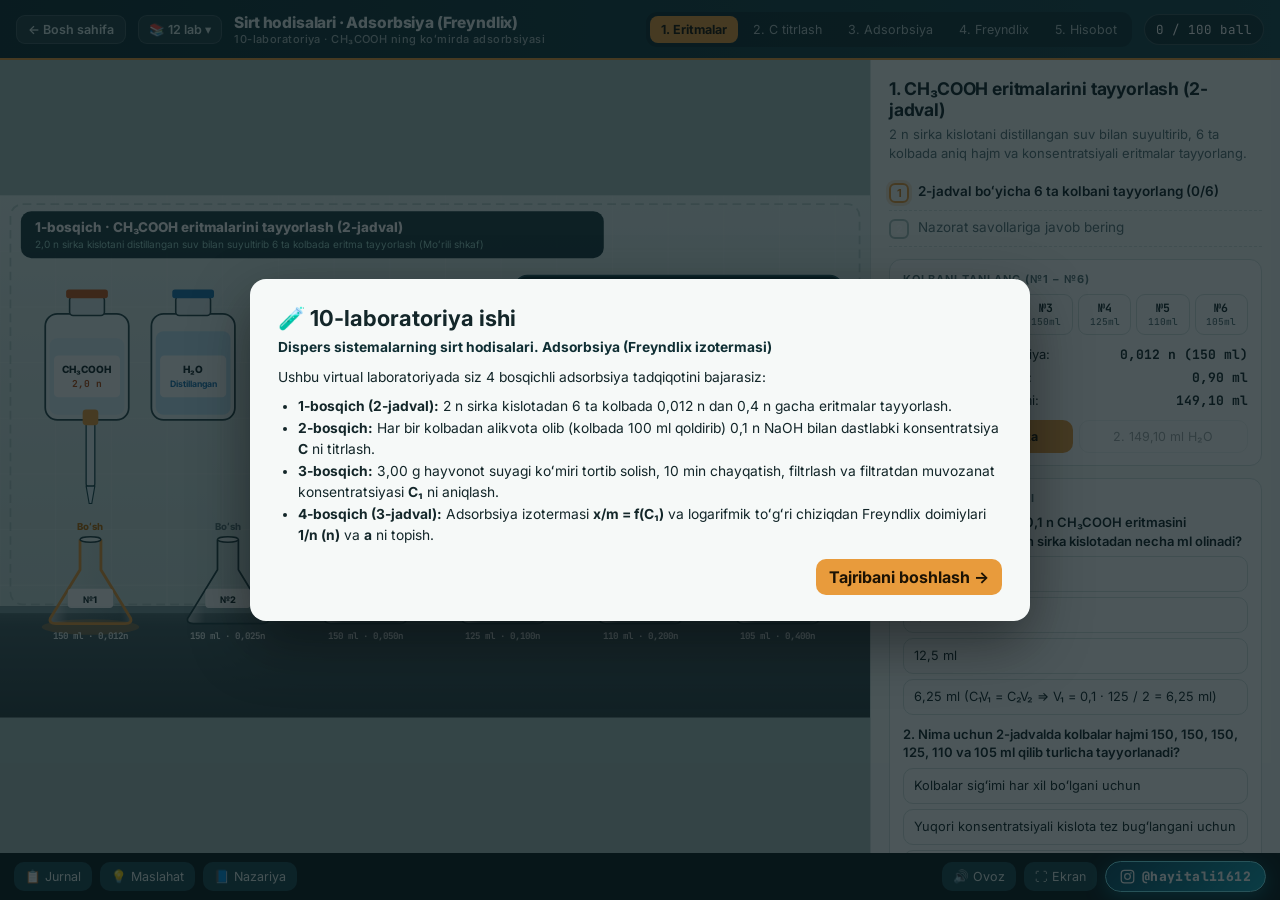
<file: labs/10-adsorbsiya.html>
<!doctype html>
<html lang="uz">
<head>
<meta charset="utf-8">
<meta name="viewport" content="width=device-width, initial-scale=1">
<meta name="author" content="Qayumov Hayitali">
<meta name="description" content="10-laboratoriya ishi: Dispers sistemalarning sirt hodisalari. Sirka kislotaning hayvonot suyagi ko'mirida adsorbsiyasi, adsorbsiya izotermasi va Freyndlix tenglamasi konstantalarini (a, 1/n, n) aniqlash.">
<title>10-laboratoriya · Adsorbsiya va Freyndlix izotermasi</title>
<link rel="stylesheet" href="../assets/lab-core.css?v=5">
<style>
  .flask-bar { display: grid; grid-template-columns: repeat(6, 1fr); gap: 5px; margin-bottom: 8px; }
  .flask-btn { padding: 6px 2px; font-size: 11.5px; font-weight: 700; font-family: var(--mono); background: #fff; border: 1.5px solid var(--line); border-radius: 9px; text-align: center; line-height: 1.25; }
  .flask-btn small { display: block; font-size: 9.5px; font-weight: 500; color: var(--muted); }
  .flask-btn.act { border-color: var(--accent); background: #fff8ea; box-shadow: 0 0 0 2px rgba(232,155,60,.2); }
  .flask-btn.done { border-color: var(--ok); background: #e8f8f0; color: #105e3e; }
  .sub-step { display: grid; grid-template-columns: repeat(3, 1fr); gap: 5px; margin-bottom: 10px; }
  .sub-step button { font-size: 11.8px; padding: 7px 4px; border: 1.5px solid var(--line); background: #fff; font-weight: 600; }
  .sub-step button.act { background: var(--top); color: #fff; border-color: var(--top); }
  .sub-step button.done::after { content: " ✓"; color: #7fe6be; }
  .inp-row { display: grid; grid-template-columns: 1fr auto; gap: 6px; align-items: center; margin-bottom: 6px; }
  .inp-row input { width: 100%; padding: 7px 10px; border: 1.5px solid var(--line); border-radius: 8px; font-family: var(--mono); font-size: 13px; background: #fff; color: var(--ink); }
  .inp-row input:focus { outline: none; border-color: var(--accent); }
  .pill-status { display: inline-flex; align-items: center; gap: 6px; padding: 4px 9px; border-radius: 99px; font-size: 11.5px; font-weight: 700; background: #edf4f2; color: var(--top); }
  .pill-status.pink { background: #fce6f0; color: #a1205e; }
  .pill-status.bad { background: #f8d4e5; color: #8c0c4a; }
</style>
</head>
<body>
<header class="lab-head">
  <a class="home-link" href="../index.html">← Bosh sahifa</a>
  <div class="lab-switch-wrap" id="labSwitchWrap"></div>
  <div class="brand">Sirt hodisalari · Adsorbsiya (Freyndlix)<small>10-laboratoriya · CH₃COOH ning koʻmirda adsorbsiyasi</small></div>
  <nav class="tabs" id="tabs"></nav>
  <div class="scorechip" id="chip">0 / 100 ball</div>
</header>

<main class="lab-main">
  <div id="stageWrap">
    <svg id="scene" viewBox="0 0 1000 600" preserveAspectRatio="xMidYMid meet"></svg>
  </div>
  <aside id="panel"></aside>
</main>

<footer class="lab-foot">
  <button id="btnTable">📋 Jurnal</button>
  <button id="btnHint">💡 Maslahat</button>
  <button id="btnTheory">📘 Nazariya</button>
  <span class="sp"></span>
  <button id="btnSnd">🔊 Ovoz</button>
  <button id="btnFull">⛶ Ekran</button>
  <a class="ig-credit" href="https://instagram.com/hayitali1612" target="_blank" rel="noopener noreferrer" title="Instagram: @hayitali1612">hayitali1612</a>
</footer>

<div id="toasts"></div>
<div id="modal"><div class="card" id="modalCard"></div></div>

<script src="../assets/lab-core.js?v=5"></script>
<script>
"use strict";
const LAB_ID = 10;
const { el, clamp, lerp, f1, rnd, shuf } = LabUI;
const svg = document.getElementById("scene");

/* ============ KIMYOVIY MODEL (2-JADVAL VA FREYNDLIX TENGLAMASI) ============ */
const M_CHAR = 3.00; // g hayvonot suyagi ko'miri
const V_ADS = 100;   // ml (har bir kolbada qoladigan hajm)
const A_TRUE = +rnd(2.48, 2.74).toFixed(3);      // mmol/g (C1 = 1 mol/L da)
const INV_N_TRUE = +rnd(0.41, 0.45).toFixed(3);  // 1/n (n ≈ 2.22..2.44)

function solveC1(c0) {
  // 100*(c0 - c1) = M_CHAR * A_TRUE * c1^(INV_N_TRUE)
  let lo = 1e-6, hi = c0;
  for (let i = 0; i < 60; i++) {
    const mid = (lo + hi) * 0.5;
    const lhs = V_ADS * (c0 - mid);
    const rhs = M_CHAR * A_TRUE * Math.pow(mid, INV_N_TRUE);
    if (lhs > rhs) lo = mid; else hi = mid;
  }
  return (lo + hi) * 0.5;
}

const FLASKS = [
  { id: 1, vTot: 150, cNom: 0.012, vAl: 50 },
  { id: 2, vTot: 150, cNom: 0.025, vAl: 50 },
  { id: 3, vTot: 150, cNom: 0.050, vAl: 50 },
  { id: 4, vTot: 125, cNom: 0.100, vAl: 25 },
  { id: 5, vTot: 110, cNom: 0.200, vAl: 10 },
  { id: 6, vTot: 105, cNom: 0.400, vAl: 5  }
].map(f => {
  const vAcid = +((f.vTot * f.cNom) / 2.0).toFixed(2);
  const vWater = +(f.vTot - vAcid).toFixed(2);
  const cTrue = +(f.cNom * (1 + (Math.random() * 2 - 1) * 0.014)).toFixed(5);
  const c1Raw = solveC1(cTrue);
  const c1True = +(clamp(c1Raw * (1 + (Math.random() * 2 - 1) * 0.012), 0.001, cTrue * 0.96)).toFixed(5);
  const vEq0 = +((cTrue * f.vAl) / 0.1).toFixed(2);
  const vEq1 = +((c1True * f.vAl) / 0.1).toFixed(2);
  return { ...f, vAcid, vWater, cTrue, c1True, vEq0, vEq1 };
});

/* ============ HOLAT (STATE) ============ */
const S = {
  stage: 1,
  pen: { 1: 0, 2: 0, 3: 0, 4: 0 },
  events: [],
  q: {},
  quiz: {},
  // Stage 1: 2-jadval bo'yicha 6 eritmani tayyorlash
  s1: {
    sel: 0,
    acid: [false, false, false, false, false, false],
    water: [false, false, false, false, false, false],
    manualCount: 0,
    pourAnim: 0
  },
  // Stage 2: Dastlabki C titrlash
  s2: {
    sel: 0,
    aliquotIn: false,
    phenIn: false,
    vol: 0,
    recC: {}, // id -> { vNaOH, C }
    manualDone: 0,
    drops: [],
    flash: 0,
    swirl: 0
  },
  // Stage 3: Adsorbsiya (3A tarozi, 3B chayqatish & filtrlash, 3C C1 titrlash)
  s3: {
    sub: "A", // "A", "B", "C"
    tared: false,
    weighed: false,
    weighDisp: 0,
    weighing: false,
    charAdded: false,
    shaking: false,
    shakeProg: 0, // 0..1 (10 min)
    shaken: false,
    filtering: false,
    filterProg: 0, // 0..1
    filtered: false,
    // 3C Filtrate titration
    sel: 0,
    aliquotIn: false,
    phenIn: false,
    vol: 0,
    recC1: {}, // id -> { vNaOH, C1 }
    manualDone: 0,
    drops: [],
    flash: 0,
    swirl: 0
  },
  // Stage 4: Freyndlix tahlili
  s4: {
    inInvN: "",
    inA: "",
    checkedInvN: false,
    checkedA: false
  }
};

/* ============ SAVOLLAR ============ */
const QS = {
  1: [
    {
      id: "q1a",
      q: "4-kolbada 125 ml 0,1 n CH₃COOH eritmasini tayyorlash uchun 2 n sirka kislotadan necha ml olinadi?",
      o: [
        "6,25 ml (C₁V₁ = C₂V₂ ⇒ V₁ = 0,1 · 125 / 2 = 6,25 ml)",
        "12,5 ml",
        "25,0 ml",
        "1,25 ml"
      ],
      a: 0
    },
    {
      id: "q1b",
      q: "Nima uchun 2-jadvalda kolbalar hajmi 150, 150, 150, 125, 110 va 105 ml qilib turlicha tayyorlanadi?",
      o: [
        "Dastlabki titrlash uchun turlicha alikvota (50, 50, 50, 25, 10, 5 ml) olingandan keyin barcha 6 kolbada aynan 100 ml dan eritma qolishi uchun",
        "Kolbalar sigʻimi har xil boʻlgani uchun",
        "Yuqori konsentratsiyali kislota tez bugʻlangani uchun",
        "Faqat tasodifiy tanlangan hajmlar"
      ],
      a: 0
    }
  ],
  2: [
    {
      id: "q2a",
      q: "CH₃COOH ni 0,1 n NaOH bilan fenolftalein ishtirokida titrlaganda ekvivalent nuqta qanday aniqlanadi?",
      o: [
        "Rangsiz eritmaning 30 sekund davomida saqlanib qoladigan och pushti rangga oʻtishi bilan",
        "Eritmaning koʻk rangga boʻyalishi bilan",
        "Oq choʻkma tushishi bilan",
        "Toʻq malina rangga oʻtishi bilan"
      ],
      a: 0
    },
    {
      id: "q2b",
      q: "6-kolbadan (0,4 n) atigi 5 ml alikvota olinib, 1-kolbadan (0,012 n) 50 ml olinishining sababi nima?",
      o: [
        "Barcha kolbalarda 0,1 n NaOH sarfi qulay oʻlchash oraligʻida (6–25 ml, bitta 50 ml byuretka ichida) boʻlishi uchun",
        "6-kolbada eritma yetishmagani uchun",
        "5 ml pipetka aniqroq boʻlgani uchun",
        "Fenolftalein faqat 5 ml da ishlagani uchun"
      ],
      a: 0
    }
  ],
  3: [
    {
      id: "q3a",
      q: "Har bir kolbaga 3,00 g hayvonot suyagi koʻmiri solib 10 daqiqa chayqatishdan maqsad nima?",
      o: [
        "Suyuq va qattiq faza chegarasida adsorbsion muvozanat oʻrnatilishini taʼminlash",
        "Koʻmirni kislotada toʻliq eritib yuborish",
        "Sirka kislotani parchalab CO₂ ga aylantirish",
        "Eritma haroratini 100 °C ga koʻtarish"
      ],
      a: 0
    },
    {
      id: "q3b",
      q: "Filtratni titrlaganda sarflangan NaOH hajmi dastlabki titrlashdagiga nisbatan qanday oʻzgaradi?",
      o: [
        "Kamayadi (C₁ < C), chunki sirka kislotaning bir qismi koʻmir sirtida adsorbsiyalanadi",
        "Ortadi (C₁ > C)",
        "Oʻzgarmaydi (C₁ = C)",
        "Nolga teng boʻladi"
      ],
      a: 0
    }
  ],
  4: [
    {
      id: "q4a",
      q: "Freyndlix tenglamasining logarifmik shaklida lg(x/m) = lg a + (1/n)·lg C₁ toʻgʻri chiziqning ordinata oʻqi bilan kesishish nuqtasi (lg C₁ = 0 da) nimaga teng?",
      o: [
        "lg a qiymatiga (bundan a = 10^(lg a) topiladi)",
        "1/n qiyalik burchagiga",
        "Adsorbent massasi m ga",
        "Dastlabki konsentratsiya C ga"
      ],
      a: 0
    },
    {
      id: "q4b",
      q: "Logarifmik toʻgʻri chiziqning absissa oʻqiga nisbatan qiyalik burchagi tangensi (tg α) qaysi kattalikni beradi?",
      o: [
        "Freyndlix koʻrsatkichi 1/n ni (odatda 0,1 < 1/n < 0,8, yaʼni n > 1)",
        "Faqat a doimiysini",
        "Eritma hajmini",
        "Haroratni"
      ],
      a: 0
    }
  ]
};

const QUIZ = [
  {
    id: "z1",
    q: "Adsorbsiya hodisasining taʼrifi qaysi javobda toʻgʻri berilgan?",
    o: [
      "Fazalar chegarasi (sirt)da modda konsentratsiyasining oʻz-oʻzidan oʻzgarishi (ortishi)",
      "Moddaning qattiq jismning butun hajmi boʻylab bir tekis tarqalishi",
      "Ikki suyuqlikning kimyoviy reaksiyaga kirishishi",
      "Kolloid zarrachalarning elektr maydonida harakatlanishi"
    ],
    a: 0
  },
  {
    id: "z2",
    q: "Freyndlix empirik adsorbsiya izotermasi tenglamasi qaysi?",
    o: [
      "x/m = a · C₁^(1/n)",
      "x/m = a + n · C₁",
      "x/m = a / C₁²",
      "x/m = m · R · T"
    ],
    a: 0
  },
  {
    id: "z3",
    q: "Tajribada 100 ml eritmadan adsorbsiyalangan kislota miqdori (x, mmol) qanday hisoblanadi?",
    o: [
      "x = (C − C₁) · 100   [mmol], solishtirma adsorbsiya: x/m = x / 3,00 [mmol/g]",
      "x = (C + C₁) · 100",
      "x = C₁ / C",
      "x = m · (C − C₁)"
    ],
    a: 0
  },
  {
    id: "z4",
    q: "Hayvonot suyagi koʻmiri (faollashtirilgan koʻmir) nima uchun kuchli adsorbent hisoblanadi?",
    o: [
      "Juda rivojlangan gʻovak tuzilishi va ulkan solishtirma sirt yuzasiga ega",
      "Suvda toʻliq erigani uchun",
      "Zichligi juda katta boʻlgani uchun",
      "Kuchli ishqoriy xossaga ega boʻlgani uchun"
    ],
    a: 0
  },
  {
    id: "z5",
    q: "Muvozanat konsentratsiyasi C₁ ortishi bilan solishtirma adsorbsiya x/m qanday oʻzgaradi?",
    o: [
      "Avval tez ortadi, soʻng adsorbent sirti toʻyinishiga yaqinlashgani sari sekinroq oʻsadi (botiq egri chiziq)",
      "Chiziqli ravishda kamayadi",
      "Oʻzgarmasdan doimiy qoladi",
      "Faqat manfiy qiymatlar oladi"
    ],
    a: 0
  }
];

/* ============ STATISTIKA VA HISOB-KITOB ============ */
function s1PreparedCount() {
  let c = 0;
  for (let i = 0; i < 6; i++) if (S.s1.acid[i] && S.s1.water[i]) c++;
  return c;
}
function s2Count() { return Object.keys(S.s2.recC).length; }
function s3C1Count() { return Object.keys(S.s3.recC1).length; }

function computeTable() {
  return FLASKS.map(f => {
    const r0 = S.s2.recC[f.id];
    const r1 = S.s3.recC1[f.id];
    if (!r0 || !r1) return { f, r0, r1, ok: false };
    const C = r0.C, C1 = r1.C1;
    const dC = Math.max(1e-5, C - C1);
    const x = dC * V_ADS; // mmol in 100 ml
    const xm = x / M_CHAR; // mmol/g
    return {
      f, r0, r1, ok: true,
      C, C1, dC, x, xm,
      lgC1: Math.log10(C1),
      lgXM: Math.log10(xm)
    };
  });
}

function fitFreundlich() {
  const rows = computeTable().filter(r => r.ok);
  if (rows.length < 2) return null;
  const n = rows.length;
  let sx = 0, sy = 0, sxx = 0, sxy = 0, syy = 0;
  rows.forEach(r => {
    sx += r.lgC1; sy += r.lgXM;
    sxx += r.lgC1 * r.lgC1;
    sxy += r.lgC1 * r.lgXM;
    syy += r.lgXM * r.lgXM;
  });
  const denom = n * sxx - sx * sx;
  if (Math.abs(denom) < 1e-12) return null;
  const invN = (n * sxy - sx * sy) / denom;
  const lgA = (sy - invN * sx) / n;
  const a = Math.pow(10, lgA);
  const nVal = 1 / invN;
  const numR = n * sxy - sx * sy;
  const denR = Math.sqrt(Math.max(1e-12, (n * sxx - sx * sx) * (n * syy - sy * sy)));
  const r2 = Math.pow(numR / denR, 2);
  return { invN, nVal, lgA, a, r2, rows };
}

function pen(w, msg, once) {
  if (once && S.events.some(e => e.once === once)) return;
  S.pen[S.stage] = (S.pen[S.stage] || 0) + w;
  S.events.push({ st: S.stage, msg, once });
  LabUI.toast("⚠️ " + msg, "warn", 3800);
  SFX.play("warn");
}
function okT(msg) { LabUI.toast("✓ " + msg, "ok", 2600); SFX.play("ok"); }

function s1Done() { return s1PreparedCount() === 6 && QS[1].every(q => S.q[q.id] === q.a); }
function s2Done() { return s2Count() === 6 && QS[2].every(q => S.q[q.id] === q.a); }
function s3Done() { return S.s3.filtered && s3C1Count() === 6 && QS[3].every(q => S.q[q.id] === q.a); }
function s4Done() { return S.s4.checkedInvN && S.s4.checkedA && QS[4].every(q => S.q[q.id] === q.a); }

function total() {
  // Stage 1: max 16 (6 flasks × 2 = 12, 2 Qs × 2 = 4)
  let p1 = s1PreparedCount() * 2 + QS[1].filter(q => S.q[q.id] === q.a).length * 2;
  p1 = clamp(Math.round(p1 - (S.pen[1] || 0)), 0, 16);

  // Stage 2: max 22 (6 titrations × 3 = 18, 2 Qs × 2 = 4)
  let p2 = s2Count() * 3 + QS[2].filter(q => S.q[q.id] === q.a).length * 2;
  p2 = clamp(Math.round(p2 - (S.pen[2] || 0)), 0, 22);

  // Stage 3: max 24 (weigh+char 3, shake 2, filter 3, 6 C1 × 2 = 12, 2 Qs × 2 = 4)
  let p3 = (S.s3.weighed ? 1.5 : 0) + (S.s3.charAdded ? 1.5 : 0) + (S.s3.shaken ? 2 : 0) + (S.s3.filtered ? 3 : 0)
    + s3C1Count() * 2 + QS[3].filter(q => S.q[q.id] === q.a).length * 2;
  p3 = clamp(Math.round(p3 - (S.pen[3] || 0)), 0, 24);

  // Stage 4: max 18 (check invN 6, check a 6, 2 Qs × 3 = 6)
  let p4 = (S.s4.checkedInvN ? 6 : 0) + (S.s4.checkedA ? 6 : 0) + QS[4].filter(q => S.q[q.id] === q.a).length * 3;
  p4 = clamp(Math.round(p4 - (S.pen[4] || 0)), 0, 18);

  // Quiz: max 20 (5 × 4)
  const pq = QUIZ.filter(q => S.quiz[q.id] === q.a).length * 4;
  return { p1, p2, p3, p4, pq, tot: clamp(p1 + p2 + p3 + p4 + pq, 0, 100) };
}

function renderTabs() {
  const names = [
    [1, "1. Eritmalar", s1Done()],
    [2, "2. C titrlash", s2Done()],
    [3, "3. Adsorbsiya", s3Done()],
    [4, "4. Freyndlix", s4Done()],
    [5, "5. Hisobot", s1Done() && s2Done() && s3Done() && s4Done() && QUIZ.every(q => S.quiz[q.id] !== undefined)]
  ];
  el("tabs").innerHTML = names.map(([i, t, d]) =>
    `<button class="${S.stage === i ? "cur" : ""} ${d ? "done" : ""}" onclick="goStage(${i})">${d ? "✓ " : ""}${t}</button>`
  ).join("");
  const sc = total();
  el("chip").textContent = `${sc.tot} / 100 ball`;
  const isDone = s1Done() && s2Done() && s3Done() && s4Done();
  LabProgress.save(LAB_ID, sc.tot, isDone);
}

window.goStage = function (n) {
  if (n >= 2 && s1PreparedCount() < 6) {
    LabUI.toast("Avval 1-bosqichda barcha 6 ta kolbadagi CH₃COOH eritmalarini tayyorlang!", "warn");
    SFX.play("warn");
    return;
  }
  if (n >= 3 && s2Count() < 6) {
    LabUI.toast("Avval 2-bosqichda barcha 6 kolbaning dastlabki konsentratsiyasi C ni titrlab aniqlang!", "warn");
    SFX.play("warn");
    return;
  }
  if (n === 4 && s3C1Count() < 6) {
    LabUI.toast("Avval 3-bosqichda adsorbsiya, filtrlash va C₁ titrlashni yakunlang!", "warn");
    SFX.play("warn");
    return;
  }
  S.stage = n;
  SFX.play("click");
  renderAll();
};

/* ============ STAGE 1 AMALLAR ============ */
window.s1Sel = function (i) { S.s1.sel = i; SFX.play("click"); renderAll(); };
window.s1AddAcid = function () {
  const i = S.s1.sel, f = FLASKS[i];
  if (S.s1.acid[i]) return;
  S.s1.acid[i] = true;
  S.s1.pourAnim = 1.0;
  SFX.play("pipette");
  LabUI.toast(`Kolba №${f.id} ga dozator bilan <b>${f1(f.vAcid, 2)} ml</b> 2 n CH₃COOH quyildi.`, "ok", 2200);
  renderAll();
};
window.s1AddWater = function () {
  const i = S.s1.sel, f = FLASKS[i];
  if (!S.s1.acid[i]) { LabUI.toast("Avval 2 n CH₃COOH kislotani quying!", "warn"); return; }
  if (S.s1.water[i]) return;
  S.s1.water[i] = true;
  S.s1.manualCount++;
  S.s1.pourAnim = 1.0;
  SFX.play("pour");
  okT(`Kolba №${f.id} tayyor: ${f.vTot} ml (~${f1(f.cNom, 3)} n CH₃COOH)!`);
  const next = FLASKS.findIndex((_, k) => !(S.s1.acid[k] && S.s1.water[k]));
  if (next >= 0) S.s1.sel = next;
  renderAll();
};
window.s1FinishRest = function () {
  if (S.s1.manualCount < 2) {
    LabUI.toast("Avval kamida 2 ta kolbani oʻzingiz qoʻlda tayyorlab koʻring!", "warn");
    return;
  }
  for (let i = 0; i < 6; i++) { S.s1.acid[i] = true; S.s1.water[i] = true; }
  SFX.play("pour");
  okT("Barcha 6 ta kolbadagi sirka kislota eritmalari 2-jadval boʻyicha tayyorlandi!");
  renderAll();
};

/* ============ TITRLASH UMUMIY LOGIKASI (STAGE 2 VA STAGE 3C) ============ */
function activeTit() {
  return S.stage === 2
    ? { st: S.s2, isPost: false, rec: S.s2.recC, eqOf: f => f.vEq0 }
    : { st: S.s3, isPost: true,  rec: S.s3.recC1, eqOf: f => f.vEq1 };
}

window.titSelect = function (i) {
  const { st } = activeTit();
  st.sel = i;
  st.aliquotIn = false;
  st.phenIn = false;
  st.vol = 0;
  st.flash = 0;
  SFX.play("click");
  renderAll();
};
window.titAliquot = function () {
  const { st, isPost } = activeTit();
  const f = FLASKS[st.sel];
  st.aliquotIn = true;
  st.phenIn = false;
  st.vol = 0;
  SFX.play("pipette");
  LabUI.toast(
    isPost
      ? `Filtrat №${f.id} dan pipetka bilan <b>${f.vAl} ml</b> namuna titrlash kolbasiga olindi.`
      : `Kolba №${f.id} dan <b>${f.vAl} ml</b> alikvota olindi — kolbada aynan <b>100 ml</b> qoldi!`,
    "ok", 2500
  );
  renderAll();
};
window.titPhen = function () {
  const { st } = activeTit();
  if (!st.aliquotIn) { LabUI.toast("Avval pipetka bilan alikvota oling!", "warn"); return; }
  st.phenIn = true;
  SFX.play("drip");
  LabUI.toast("2–3 tomchi <b>fenolftalein</b> qoʻshildi (kislotali muhitda rangsiz).", "ok", 2200);
  renderAll();
};
window.titDrop = function (dv) {
  const { st, eqOf } = activeTit();
  const f = FLASKS[st.sel];
  if (!st.aliquotIn) { LabUI.toast("Avval kolbadan alikvota oling!", "warn"); SFX.play("warn"); return; }
  if (!st.phenIn) { pen(1, "Fenolftalein indikatori qoʻshilmagan — ekvivalent nuqtani koʻra olmaysiz!", "nophen_" + S.stage); return; }
  if (st.vol + dv > 50) return;
  const prev = st.vol;
  st.vol = +(st.vol + dv).toFixed(2);
  st.swirl = 1.0;
  const vEq = eqOf(f);
  const cnt = dv >= 1 ? 3 : 1;
  for (let k = 0; k < cnt; k++) st.drops.push({ y: 274 - k * 14, v: 265 + k * 20 });
  SFX.play(dv >= 1 ? "pour" : "drip");
  // Fleeting pink swirl near endpoint (85%..99.5%)
  if (st.vol >= vEq * 0.80 && st.vol < vEq - 0.04) {
    st.flash = clamp((st.vol / vEq - 0.78) / 0.22, 0.25, 0.9);
  }
  if (prev < vEq - 0.08 && st.vol >= vEq - 0.08 && st.vol <= vEq + 0.30) {
    SFX.play("bell");
    LabUI.toast(`🌸 <b>Ekvivalent nuqta!</b> Och pushti rang barqaror saqlandi (V = ${f1(st.vol, 2)} ml). Natijani qayd eting!`, "ok", 3400);
  } else if (st.vol > vEq + 0.45) {
    LabUI.toast("⚠️ <b>Ortiqcha titrlandi (toʻq malina rang)!</b> Aniq natija uchun «Qayta titrlash» ni bosing.", "err", 3400);
    SFX.play("err");
  }
  renderAll();
};
window.titReset = function () {
  const { st } = activeTit();
  st.vol = 0;
  st.flash = 0;
  SFX.play("splash");
  renderAll();
};
window.titRecord = function () {
  const { st, isPost, rec, eqOf } = activeTit();
  const f = FLASKS[st.sel];
  const vEq = eqOf(f);
  if (!st.aliquotIn || !st.phenIn || st.vol <= 0) return;
  if (st.vol < vEq - 0.25) {
    LabUI.toast("Hali ekvivalent nuqtaga yetilmadi (eritma rangsiz). Tomchilashda davom eting.", "warn");
    SFX.play("warn");
    return;
  }
  if (st.vol > vEq + 0.45) {
    pen(1, "Ortiqcha titrlangan (toʻq malina) natija katta xatolik beradi — qayta titrlang!", "overtit_" + S.stage + "_" + f.id);
    return;
  }
  const calcC = +((0.1 * st.vol) / f.vAl).toFixed(5);
  if (isPost) {
    const c0 = S.s2.recC[f.id]?.C || f.cTrue;
    if (calcC >= c0) {
      LabUI.toast("C₁ dastlabki C dan kichik boʻlishi kerak! Qayta titrlang.", "err");
      return;
    }
    rec[f.id] = { vNaOH: st.vol, C1: calcC };
    okT(`Kolba №${f.id} filtrati qayd etildi: V = ${f1(st.vol, 2)} ml ⇒ C₁ = ${f1(calcC, 4)} n`);
  } else {
    rec[f.id] = { vNaOH: st.vol, C: calcC };
    okT(`Kolba №${f.id} dastlabki konsentratsiyasi: V = ${f1(st.vol, 2)} ml ⇒ C = ${f1(calcC, 4)} n`);
  }
  st.manualDone++;
  const next = FLASKS.findIndex(x => !rec[x.id]);
  if (next >= 0) {
    st.sel = next;
    st.aliquotIn = false;
    st.phenIn = false;
    st.vol = 0;
    st.flash = 0;
  }
  renderAll();
};
window.titQuickRest = function () {
  const { st, isPost, rec, eqOf } = activeTit();
  if (st.manualDone < 2) {
    LabUI.toast("Avval kamida 2 ta kolbani oʻzingiz qoʻlda titrlab koʻring!", "warn");
    return;
  }
  FLASKS.forEach(f => {
    if (!rec[f.id]) {
      const v = +(eqOf(f) + (Math.random() * 2 - 1) * 0.05).toFixed(2);
      const calcC = +((0.1 * v) / f.vAl).toFixed(5);
      if (isPost) rec[f.id] = { vNaOH: v, C1: calcC };
      else rec[f.id] = { vNaOH: v, C: calcC };
    }
  });
  SFX.play("bell");
  okT(isPost ? "Qolgan filtratlar titrlandi va C₁ qiymatlari 3-jadvalga yozildi!" : "Qolgan kolbalar titrlandi va barcha C qiymatlari aniqlandi!");
  renderAll();
};

/* ============ STAGE 3A & 3B AMALLAR ============ */
window.s3Sub = function (sub) {
  if (sub === "B" && !S.s3.charAdded) { LabUI.toast("Avval 3A-qismda 3,00 g koʻmir tortib kolbalarga soling!", "warn"); return; }
  if (sub === "C" && !S.s3.filtered) { LabUI.toast("Avval 3B-qismda 10 daqiqa chayqating va filtrlang!", "warn"); return; }
  S.s3.sub = sub;
  SFX.play("click");
  renderAll();
};
window.s3Tare = function () {
  S.s3.tared = true;
  S.s3.weighDisp = 0;
  SFX.play("weigh");
  okT("Analitik tarozi nollandi (TARA = 0,00 g).");
  renderAll();
};
window.s3Weigh = function () {
  if (!S.s3.tared) { LabUI.toast("Avval analitik tarozini nolga keltiring (TARA)!", "warn"); return; }
  if (S.s3.weighing || S.s3.weighed) return;
  S.s3.weighing = true;
  SFX.play("weigh");
  renderPanel();
};
window.s3AddChar = function () {
  if (!S.s3.weighed) { LabUI.toast("Avval 3,00 g hayvonot suyagi koʻmirini torting!", "warn"); return; }
  S.s3.charAdded = true;
  SFX.play("pour");
  okT("Har bir kolbaga (100 ml eritmaga) 3,00 g dan koʻmir solindi! Endi chayqatishga oʻting.");
  S.s3.sub = "B";
  renderAll();
};
window.s3StartShake = function () {
  if (!S.s3.charAdded || S.s3.shaking || S.s3.shaken) return;
  S.s3.shaking = true;
  S.s3.shakeProg = 0;
  SFX.play("shake");
  renderPanel();
};
window.s3StartFilter = function () {
  if (!S.s3.shaken || S.s3.filtering || S.s3.filtered) return;
  S.s3.filtering = true;
  S.s3.filterProg = 0;
  SFX.play("pour");
  renderPanel();
};

/* ============ STAGE 4 FREYNDLIX TAHLILI ============ */
window.checkFreundlich = function () {
  const fit = fitFreundlich();
  if (!fit) return;
  const vInvN = parseFloat((el("inpInvN").value || "").replace(",", "."));
  const vA = parseFloat((el("inpA").value || "").replace(",", "."));
  S.s4.inInvN = el("inpInvN").value;
  S.s4.inA = el("inpA").value;

  if (isNaN(vInvN) || isNaN(vA)) {
    LabUI.toast("Iltimos, qiyalik (1/n) va doimiy (a) uchun son qiymat kiriting.", "warn");
    return;
  }
  const okInvN = Math.abs(vInvN - fit.invN) / fit.invN <= 0.10;
  const okA = Math.abs(vA - fit.a) / fit.a <= 0.12;
  if (okInvN) S.s4.checkedInvN = true;
  if (okA) S.s4.checkedA = true;
  if (okInvN && okA) {
    SFX.play("fanfare");
    okT(`Ajoyib! 1/n = ${f1(fit.invN, 3)} (n = ${f1(fit.nVal, 2)}) va a = ${f1(fit.a, 2)} mmol/g toʻgʻri topildi!`);
  } else {
    const hints = [];
    if (!okInvN) hints.push(`1/n ≈ ${f1(fit.invN, 2)} atrofida (grafik qiyaligi Δlg(x/m)/ΔlgC₁)`);
    if (!okA) hints.push(`a = 10^(lg a) ≈ ${f1(fit.a, 2)} atrofida`);
    LabUI.toast("Aniqlashtiring: " + hints.join("; "), "warn", 4400);
    SFX.play("warn");
  }
  renderAll();
};

/* ============ SAVOL VA TEST JAVOBLARI ============ */
window.ansQ = function (st, id, idx) {
  const q = QS[st].find(x => x.id === id);
  if (!q || S.q[id] === q.a) return;
  S.q[id] = idx;
  if (idx === q.a) okT("Toʻgʻri javob!");
  else { SFX.play("err"); LabUI.toast("Notoʻgʻri — qayta urinib koʻring.", "err", 2200); }
  renderAll();
};
window.ansQuiz = function (id, idx) {
  const q = QUIZ.find(x => x.id === id);
  if (!q || S.quiz[id] !== undefined) return;
  S.quiz[id] = idx;
  if (idx === q.a) okT("Toʻgʻri!");
  else { SFX.play("err"); LabUI.toast("Notoʻgʻri javob.", "err", 2000); }
  renderAll();
};

function renderQBlock(st) {
  return `<div class="box"><h4>Nazorat savollari</h4>` + QS[st].map((q, qi) => {
    const order = shuf(q.o.length, st * 41 + qi * 19 + 10);
    const chosen = S.q[q.id];
    const solved = chosen === q.a;
    return `<div class="q"><p>${qi + 1}. ${q.q}</p>` + order.map(orig => {
      let cls = "";
      if (chosen === orig) cls = orig === q.a ? "right" : "wrong";
      else if (solved && orig === q.a) cls = "right";
      return `<button class="${cls}" ${solved ? "disabled" : ""} onclick="ansQ(${st},'${q.id}',${orig})">${q.o[orig]}</button>`;
    }).join("") + `</div>`;
  }).join("") + `</div>`;
}

/* ============ SVG LAB SAHNASI ============ */
function benchDefs() {
  return `<defs>
    <linearGradient id="wallG" x1="0" y1="0" x2="0" y2="1">
      <stop offset="0%" stop-color="#e2efed"/><stop offset="100%" stop-color="#c6dad7"/>
    </linearGradient>
    <linearGradient id="benchG" x1="0" y1="0" x2="0" y2="1">
      <stop offset="0%" stop-color="#5d777a"/><stop offset="18%" stop-color="#445c60"/><stop offset="100%" stop-color="#2c3f42"/>
    </linearGradient>
    <linearGradient id="glassShine" x1="0" y1="0" x2="1" y2="0">
      <stop offset="0%" stop-color="#fff" stop-opacity=".55"/>
      <stop offset="22%" stop-color="#fff" stop-opacity=".08"/>
      <stop offset="85%" stop-color="#0f2e33" stop-opacity=".06"/>
      <stop offset="100%" stop-color="#fff" stop-opacity=".35"/>
    </linearGradient>
    <linearGradient id="metalG" x1="0" y1="0" x2="1" y2="0">
      <stop offset="0%" stop-color="#607378"/><stop offset="45%" stop-color="#cfdadc"/><stop offset="100%" stop-color="#4b5d61"/>
    </linearGradient>
    <clipPath id="titFlaskClip">
      <path d="M475 348 L475 390 L422 486 Q417 498 430 500 L570 500 Q583 498 578 486 L525 390 L525 348 Z"/>
    </clipPath>
  </defs>`;
}

function benchBG(titleTxt, subTxt) {
  let g = `<rect width="1000" height="475" fill="url(#wallG)"/>`;
  for (let x = 0; x <= 1000; x += 64) g += `<line x1="${x}" y1="0" x2="${x}" y2="475" stroke="#fff" stroke-opacity=".22"/>`;
  for (let y = 0; y <= 475; y += 64) g += `<line x1="0" y1="${y}" x2="1000" y2="${y}" stroke="#fff" stroke-opacity=".22"/>`;
  // Fume hood frame subtle lines
  g += `<rect x="12" y="10" width="976" height="460" rx="14" fill="none" stroke="#89a8a4" stroke-width="2" stroke-dasharray="10 6" opacity=".45"/>`;
  g += `<rect x="24" y="18" width="670" height="54" rx="12" fill="#0f2e33" fill-opacity=".92"/>
    <text x="40" y="42" fill="#fff" font-size="15.5" font-weight="800">${titleTxt}</text>
    <text x="40" y="60" fill="#9fd6cd" font-size="11.5">${subTxt}</text>`;
  g += `<rect x="0" y="472" width="1000" height="128" fill="url(#benchG)"/>
    <rect x="0" y="472" width="1000" height="8" fill="#7c989b"/>`;
  return g;
}

function drawMiniFlask(cx, by, scale, fillFrac, col, op, label, sub, highlight, done, charcoal) {
  const w = 44 * scale, h = 92 * scale;
  const liqH = fillFrac * (h * 0.62);
  const cid = `fc_${Math.round(cx)}_${Math.round(by)}`;
  let s = `<defs><clipPath id="${cid}"><path d="M${cx - w*0.26} ${by - h} L${cx - w*0.26} ${by - h*0.64} L${cx - w} ${by - 6} Q${cx - w*1.04} ${by} ${cx - w*0.86} ${by} L${cx + w*0.86} ${by} Q${cx + w*1.04} ${by} ${cx + w} ${by - 6} L${cx + w*0.26} ${by - h*0.64} L${cx + w*0.26} ${by - h} Z"/></clipPath></defs>`;
  s += `<g clip-path="url(#${cid})">`;
  if (fillFrac > 0) {
    s += `<rect x="${cx - w*1.1}" y="${by - liqH}" width="${w*2.2}" height="${liqH + 4}" fill="${col}" fill-opacity="${op}"/>`;
    if (charcoal) {
      for (let k = 0; k < 18; k++) {
        const px = cx - w*0.7 + ((k * 17) % Math.round(w*1.4));
        const py = by - 5 - ((k * 11) % Math.max(8, Math.round(liqH - 8)));
        s += `<circle cx="${px}" cy="${py}" r="2.1" fill="#181c1d" fill-opacity=".85"/>`;
      }
      s += `<rect x="${cx - w}" y="${by - 12}" width="${w*2}" height="12" fill="#141819" fill-opacity=".9"/>`;
    }
  }
  s += `</g>`;
  s += `<path d="M${cx - w*0.26} ${by - h} L${cx - w*0.26} ${by - h*0.64} L${cx - w} ${by - 6} Q${cx - w*1.04} ${by} ${cx - w*0.86} ${by} L${cx + w*0.86} ${by} Q${cx + w*1.04} ${by} ${cx + w} ${by - 6} L${cx + w*0.26} ${by - h*0.64} L${cx + w*0.26} ${by - h}" fill="url(#glassShine)" stroke="${highlight ? "#e89b3c" : done ? "#1f9d6b" : "#244347"}" stroke-width="${highlight ? 3.2 : 2}"/>`;
  s += `<ellipse cx="${cx}" cy="${by - h}" rx="${w*0.26}" ry="${3*scale}" fill="#eef6f5" stroke="#244347" stroke-width="1.6"/>`;
  s += `<rect x="${cx - 26}" y="${by - 38*scale}" width="52" height="22" rx="4" fill="#fff" fill-opacity=".92"/>
    <text x="${cx}" y="${by - 23*scale}" text-anchor="middle" font-size="10.5" font-weight="800" fill="#132629">${label}</text>`;
  if (sub) s += `<text x="${cx}" y="${by + 18}" text-anchor="middle" font-size="10.5" font-family="JetBrains Mono,monospace" font-weight="700" fill="#eef6f5">${sub}</text>`;
  return s;
}

function drawStage1() {
  let s = benchDefs() + benchBG("1-bosqich · CH₃COOH eritmalarini tayyorlash (2-jadval)", "2,0 n sirka kislotani distillangan suv bilan suyultirib 6 ta kolbada eritma tayyorlash (Moʻrili shkaf)");

  // Reagent bottles top-left: 2 n CH3COOH & Distilled H2O
  s += `<g transform="translate(52, 108)">
    <rect x="0" y="28" width="96" height="122" rx="14" fill="#edf6f8" stroke="#2a484c" stroke-width="2"/>
    <rect x="28" y="8" width="40" height="22" rx="4" fill="#dce9eb" stroke="#2a484c" stroke-width="1.8"/>
    <rect x="24" y="0" width="48" height="10" rx="3" fill="#c95b1e"/>
    <rect x="5" y="56" width="86" height="88" rx="9" fill="#d3edf7" fill-opacity=".75"/>
    <rect x="10" y="76" width="76" height="48" rx="5" fill="#fff" fill-opacity=".94"/>
    <text x="48" y="96" text-anchor="middle" font-size="11.5" font-weight="800" fill="#132629">CH₃COOH</text>
    <text x="48" y="112" text-anchor="middle" font-size="11" font-family="JetBrains Mono,monospace" font-weight="700" fill="#b84a10">2,0 n</text>

    <rect x="122" y="28" width="96" height="122" rx="14" fill="#edf6f8" stroke="#2a484c" stroke-width="2"/>
    <rect x="150" y="8" width="40" height="22" rx="4" fill="#dce9eb" stroke="#2a484c" stroke-width="1.8"/>
    <rect x="146" y="0" width="48" height="10" rx="3" fill="#1e78b4"/>
    <rect x="127" y="48" width="86" height="96" rx="9" fill="#a8ddf5" fill-opacity=".62"/>
    <rect x="132" y="76" width="76" height="48" rx="5" fill="#fff" fill-opacity=".94"/>
    <text x="170" y="96" text-anchor="middle" font-size="11.5" font-weight="800" fill="#132629">H₂O</text>
    <text x="170" y="112" text-anchor="middle" font-size="10" fill="#1e78b4" font-weight="700">Distillangan</text>
  </g>`;

  // Formula board top-right
  const selF = FLASKS[S.s1.sel];
  s += `<g transform="translate(592, 92)">
    <rect width="376" height="148" rx="14" fill="#0f2e33" stroke="#24575f" stroke-width="2"/>
    <text x="16" y="26" fill="#9fd6cd" font-size="11" font-weight="700" letter-spacing="1">SUYULTIRISH HISOBI · KOLBA №${selF.id}</text>
    <text x="16" y="54" fill="#fff" font-size="15" font-family="JetBrains Mono,monospace" font-weight="700">V_kislota = (${f1(selF.cNom, 3)} · ${selF.vTot}) / 2,0</text>
    <text x="16" y="82" fill="#e89b3c" font-size="22" font-family="JetBrains Mono,monospace" font-weight="800">= ${f1(selF.vAcid, 2)} ml CH₃COOH</text>
    <text x="16" y="108" fill="#cde3df" font-size="12.5">+ Distillangan suv: <tspan fill="#9bf2c8" font-weight="700">${f1(selF.vWater, 2)} ml</tspan></text>
    <text x="16" y="130" fill="#cde3df" font-size="12">Jami: <tspan fill="#fff" font-weight="700">${selF.vTot} ml</tspan> (alikvota ${selF.vAl} ml → qoladi 100 ml)</text>
  </g>`;

  // 6 Conical flasks on bench
  FLASKS.forEach((f, i) => {
    const cx = 104 + i * 158;
    const hasA = S.s1.acid[i], hasW = S.s1.water[i];
    const frac = hasW ? (f.vTot / 165) : hasA ? 0.16 : 0;
    const act = S.s1.sel === i;
    s += `<g class="clk" onclick="s1Sel(${i})">
      ${act ? `<ellipse cx="${cx}" cy="496" rx="56" ry="9" fill="#e89b3c" fill-opacity=".35"/>` : ""}
      ${drawMiniFlask(cx, 492, 1.05, frac, hasW ? "#bde3f5" : "#d8eef8", hasW ? 0.65 : 0.8, `№${f.id}`, `${f.vTot} ml · ${f1(f.cNom, 3)}n`, act, hasA && hasW, false)}
      <text x="${cx}" y="384" text-anchor="middle" font-size="11" font-weight="800" fill="${hasA && hasW ? "#1f9d6b" : act ? "#b86b08" : "#587276"}">${hasA && hasW ? "✓ Tayyor" : hasA ? "Suv quying" : "Boʻsh"}</text>
    </g>`;
  });

  // Animated dosing pipette above selected flask
  const px = 104 + S.s1.sel * 158;
  const pyOff = S.s1.pourAnim > 0 ? Math.sin(S.s1.pourAnim * Math.PI) * 16 : 0;
  s += `<g transform="translate(${px}, ${262 + pyOff})">
    <rect x="-5" y="0" width="10" height="72" rx="2" fill="#e9f5f7" stroke="#1b484f" stroke-width="1.5"/>
    <path d="M-5 72 L5 72 L1.5 92 L-1.5 92 Z" fill="#d9eef2" stroke="#1b484f" stroke-width="1.3"/>
    <rect x="-9" y="-16" width="18" height="18" rx="4" fill="#e89b3c"/>
    ${S.s1.pourAnim > 0.1 ? `<line x1="0" y1="92" x2="0" y2="145" stroke="#8fd0f0" stroke-width="3" stroke-dasharray="6 4"/>` : ""}
  </g>`;
  return s;
}

function drawTitrationScene(isPost) {
  const { st, rec, eqOf } = activeTit();
  const f = FLASKS[st.sel];
  const vEq = eqOf(f);
  const burY = 104 + (st.vol / 50) * 145;

  // Color of solution in titration flask
  let liqCol = "#dff2fa", liqOp = 0.62, stateTxt = "Rangsiz (kislotali)";
  if (!st.aliquotIn) {
    stateTxt = "Alikvota olinmagan";
  } else if (!st.phenIn) {
    stateTxt = "Fenolftalein qoʻshilmagan";
  } else if (st.vol >= vEq + 0.45) {
    liqCol = "#d92682"; liqOp = 0.78; stateTxt = "Toʻq malina (ortiqcha!)";
  } else if (st.vol >= vEq - 0.10) {
    liqCol = "#f6b8d4"; liqOp = 0.78; stateTxt = "Och pushti — EKVIVALENT NUQTA!";
  } else if (st.flash > 0.05) {
    liqCol = "#f8cbe0"; liqOp = 0.58 + st.flash * 0.2; stateTxt = "Vaqtincha pushti chaqnash...";
  }

  let s = benchDefs() + benchBG(
    isPost ? "3C-bosqich · Filtratni 0,1 n NaOH bilan titrlash (C₁)" : "2-bosqich · Dastlabki konsentratsiya C ni titrlash",
    isPost ? "Adsorbsiyadan keyingi filtrat alikvotasini titrlab muvozanat konsentratsiyasi C₁ ni topish" : "Alikvota olib (kolbada 100 ml qoladi) 0,1 n NaOH bilan fenolftalein ishtirokida titrlash"
  );

  // Left shelf: 6 flasks (2 rows of 3)
  s += `<rect x="34" y="256" width="302" height="12" rx="4" fill="#8f6338"/>`;
  s += `<rect x="34" y="422" width="302" height="12" rx="4" fill="#8f6338"/>`;
  FLASKS.forEach((fl, i) => {
    const colIdx = i % 3, rowIdx = Math.floor(i / 3);
    const fx = 84 + colIdx * 100;
    const fy = rowIdx === 0 ? 256 : 422;
    const done = Boolean(rec[fl.id]);
    const act = st.sel === i;
    const remTxt = isPost ? (done ? "✓ C₁" : `F-${fl.id}`) : (done ? "100 ml ✓" : `${fl.vTot} ml`);
    s += `<g class="clk" onclick="titSelect(${i})">
      ${drawMiniFlask(fx, fy, 0.72, done ? 0.62 : 0.78, "#bde3f5", 0.65, `№${fl.id}`, remTxt, act, done, false)}
    </g>`;
  });

  // Retort stand + 50 ml burette (0,1 n NaOH)
  s += `<rect x="382" y="492" width="236" height="16" rx="5" fill="#223538"/>
    <rect x="404" y="64" width="12" height="432" rx="3" fill="url(#metalG)"/>
    <rect x="414" y="152" width="76" height="10" rx="3" fill="#3a4f52"/>
    <rect x="484" y="146" width="32" height="22" rx="4" fill="#2c3e41"/>
    <rect x="414" y="230" width="76" height="10" rx="3" fill="#3a4f52"/>
    <rect x="484" y="224" width="32" height="22" rx="4" fill="#2c3e41"/>`;

  s += `<g>
    <rect x="491" y="92" width="18" height="176" rx="2" fill="#f3fafb" fill-opacity=".85" stroke="#2c4a4e" stroke-width="1.8"/>
    <rect x="492.5" y="${burY}" width="15" height="${267 - burY}" fill="#a4d9f5" fill-opacity=".75"/>
    <ellipse cx="500" cy="${burY}" rx="7.5" ry="2.2" fill="#54a2cf" fill-opacity=".75"/>`;
  for (let ml = 0; ml <= 50; ml += 5) {
    const ty = 104 + (ml / 50) * 145;
    s += `<line x1="491" y1="${ty}" x2="${ml % 10 === 0 ? 500 : 496}" y2="${ty}" stroke="#132629" stroke-width="1"/>`;
    if (ml % 10 === 0) s += `<text x="487" y="${ty + 3}" text-anchor="end" font-size="8.5" font-family="JetBrains Mono,monospace" fill="#132629">${ml}</text>`;
  }
  s += `<path d="M495 268 L505 268 L502 288 L498 288 Z" fill="#e6f3f5" stroke="#2c4a4e" stroke-width="1.4"/>
    <g class="clk" onclick="titDrop(0.1)" title="Tomchilash (+0,1 ml)">
      <rect x="485" y="266" width="30" height="8" rx="3" fill="#e89b3c" stroke="#7d4a09" stroke-width="1.2"/>
      <circle cx="500" cy="270" r="5" fill="#fff" stroke="#7d4a09" stroke-width="1.4"/>
    </g>
    <text x="518" y="112" font-size="11.5" font-weight="800" fill="#132629">50 ml byuretka</text>
    <text x="518" y="128" font-size="11" font-family="JetBrains Mono,monospace" fill="#1b484f">0,1 n NaOH</text>
    <rect x="518" y="138" width="102" height="26" rx="6" fill="#0f2e33"/>
    <text x="569" y="155" text-anchor="middle" font-size="12.5" font-family="JetBrains Mono,monospace" font-weight="700" fill="#9bf2c8">V = ${f1(st.vol, 2)} ml</text>
  </g>`;

  // Phenolphthalein dropper bottle next to stand
  s += `<g class="clk ${st.aliquotIn && !st.phenIn ? "glow" : ""}" onclick="titPhen()" transform="translate(588, 398)">
    <rect x="0" y="22" width="44" height="62" rx="8" fill="#fdf5f9" stroke="#8c325e" stroke-width="1.8"/>
    <rect x="13" y="6" width="18" height="17" rx="3" fill="#444"/>
    <ellipse cx="22" cy="4" rx="8" ry="6" fill="#b83b72"/>
    <rect x="4" y="42" width="36" height="28" rx="3" fill="#fff"/>
    <text x="22" y="54" text-anchor="middle" font-size="8.5" font-weight="800" fill="#8c325e">Fenol-</text>
    <text x="22" y="64" text-anchor="middle" font-size="8.5" font-weight="800" fill="#8c325e">ftalein</text>
  </g>`;

  // Falling drops layer
  s += `<g id="titDrops"></g>`;

  // White porcelain tile + Titration flask
  s += `<rect x="434" y="486" width="132" height="10" rx="3" fill="#ffffff" stroke="#b9cecb"/>`;
  const liqH = st.aliquotIn ? clamp(44 + st.vol * 1.1, 44, 86) : 0;
  const liqTop = 500 - liqH;
  s += `<g class="clk" onclick="${st.aliquotIn ? (st.phenIn ? "titDrop(0.1)" : "titPhen()") : "titAliquot()"}" id="titFlaskG">`;
  if (st.aliquotIn) {
    s += `<g clip-path="url(#titFlaskClip)">
      <rect x="415" y="${liqTop}" width="170" height="${liqH + 4}" fill="${liqCol}" fill-opacity="${liqOp}"/>
      <ellipse cx="500" cy="${liqTop}" rx="${26 + (500 - liqTop) * 0.25}" ry="3.2" fill="#859fa8" fill-opacity=".25"/>
      ${st.flash > 0.05 && st.vol < vEq - 0.1 ? `<circle cx="500" cy="${liqTop + 14}" r="${12 + st.flash * 16}" fill="#e65fa0" fill-opacity="${(st.flash * 0.48).toFixed(2)}"/>` : ""}
    </g>`;
  }
  s += `<path d="M475 344 L475 390 L422 486 Q417 498 430 500 L570 500 Q583 498 578 486 L525 390 L525 344" fill="url(#glassShine)" stroke="#264549" stroke-width="2.4" stroke-linejoin="round"/>
    <ellipse cx="500" cy="344" rx="25" ry="4.5" fill="#e6f2f1" stroke="#264549" stroke-width="2"/>
    <text x="500" y="472" text-anchor="middle" font-size="11.5" font-weight="800" fill="#132629">${st.aliquotIn ? `№${f.id} (${f.vAl} ml)` : "Alikvota oling"}</text>
  </g>`;

  // Right status & live titration table
  s += `<g transform="translate(658, 86)">
    <rect width="316" height="122" rx="14" fill="#0f2e33" stroke="#24575f" stroke-width="2"/>
    <text x="16" y="25" fill="#9fd6cd" font-size="11" font-weight="700" letter-spacing="1">TITRLASH INDIKATORI · KOLBA №${f.id}</text>
    <text x="16" y="54" fill="${st.vol >= vEq + 0.45 ? "#ff8cb8" : st.vol >= vEq - 0.10 && st.phenIn ? "#ffb3d4" : "#9bf2c8"}" font-size="15.5" font-weight="800">${stateTxt}</text>
    <text x="16" y="80" fill="#d8ece9" font-size="12">Alikvota: <tspan fill="#fff" font-weight="700">${f.vAl} ml</tspan> · Fenolftalein: <tspan fill="${st.phenIn ? "#9bf2c8" : "#ffcf66"}" font-weight="700">${st.phenIn ? "Bor ✓" : "Yoʻq"}</tspan></text>
    <text x="16" y="102" fill="#d8ece9" font-size="11.5" font-family="JetBrains Mono,monospace">${isPost ? "C₁" : "C"} = (0,1 · V_NaOH) / ${f.vAl} = ${st.vol > 0 ? f1(0.1 * st.vol / f.vAl, 4) : "—"} n</text>
  </g>`;

  s += `<g transform="translate(658, 224)">
    <rect width="316" height="226" rx="14" fill="#fff" fill-opacity=".95" stroke="#c3d6d3" stroke-width="1.5"/>
    <text x="14" y="22" font-size="12" font-weight="800" fill="#132629">${isPost ? "FILTRAT TITRLASH (C₁)" : "DASTLABKI TITRLASH (C)"}</text>
    <line x1="12" y1="30" x2="304" y2="30" stroke="#d4e1df"/>
    <text x="14" y="46" font-size="10" font-weight="700" fill="#587276">Kolba</text>
    <text x="108" y="46" text-anchor="end" font-size="10" font-weight="700" fill="#587276">V_al, ml</text>
    <text x="196" y="46" text-anchor="end" font-size="10" font-weight="700" fill="#587276">V_NaOH, ml</text>
    <text x="302" y="46" text-anchor="end" font-size="10" font-weight="700" fill="#587276">${isPost ? "C₁, n" : "C, n"}</text>`;
  FLASKS.forEach((fl, i) => {
    const ry = 70 + i * 26;
    const r = rec[fl.id];
    const isCur = i === st.sel;
    if (isCur) s += `<rect x="8" y="${ry - 15}" width="300" height="22" rx="5" fill="#fff4df"/>`;
    s += `<text x="14" y="${ry}" font-size="11" font-weight="${isCur ? 800 : 600}" fill="#132629">№${fl.id} (~${f1(fl.cNom, 3)}n)</text>
      <text x="108" y="${ry}" text-anchor="end" font-size="10.5" font-family="JetBrains Mono,monospace" fill="#587276">${fl.vAl}</text>
      <text x="196" y="${ry}" text-anchor="end" font-size="10.5" font-family="JetBrains Mono,monospace" font-weight="700" fill="${r ? "#1f9d6b" : "#99aba8"}">${r ? f1(r.vNaOH, 2) : "—"}</text>
      <text x="302" y="${ry}" text-anchor="end" font-size="10.5" font-family="JetBrains Mono,monospace" font-weight="700" fill="${r ? "#0f2e33" : "#99aba8"}">${r ? f1(isPost ? r.C1 : r.C, 4) : "—"}</text>`;
  });
  s += `</g>`;
  return s;
}

function drawStage3() {
  if (S.s3.sub === "C") return drawTitrationScene(true);

  if (S.s3.sub === "A") {
    let s = benchDefs() + benchBG("3A-bosqich · Analitik tarozida 3,00 g koʻmir tortish", "Har bir 100 ml sirka kislota eritmasiga 3,00 g hayvonot suyagi koʻmiri solinadi");

    // Analytical Balance on left-center
    s += `<g transform="translate(86, 176)">
      <!-- Glass draft shield -->
      <rect x="24" y="16" width="232" height="178" rx="8" fill="#f3fafb" fill-opacity=".68" stroke="#537276" stroke-width="2"/>
      <rect x="24" y="16" width="232" height="14" rx="4" fill="#2c484c"/>
      <!-- Weighing pan -->
      <rect x="134" y="168" width="12" height="24" fill="#6d8387"/>
      <ellipse cx="140" cy="166" rx="64" ry="9" fill="#cfdadc" stroke="#4d6568" stroke-width="2"/>
      <!-- Weighing boat + charcoal pile -->
      <path d="M98 156 L182 156 L172 166 L108 166 Z" fill="#fff" stroke="#8ba3a6" stroke-width="1.5"/>
      ${S.s3.weighDisp > 0.05 ? `<path d="M112 156 Q140 ${156 - S.s3.weighDisp * 12} 168 156 Z" fill="#1e2224"/>` : ""}
      <!-- Base & LCD -->
      <path d="M10 194 L270 194 L282 296 Q282 308 268 308 L12 308 Q-2 308 -2 296 Z" fill="#e6efee" stroke="#2c484c" stroke-width="2.2"/>
      <rect x="34" y="216" width="212" height="52" rx="8" fill="#0f2e33"/>
      <text x="140" y="251" text-anchor="middle" font-family="JetBrains Mono,monospace" font-size="28" font-weight="800" fill="#9bf2c8">${f1(S.s3.weighDisp, 2)} g</text>
      <text x="44" y="232" font-size="9.5" fill="#7ecbb0" font-weight="700">${S.s3.tared ? "TARE ✓" : "RAW"}</text>
      <text x="140" y="294" text-anchor="middle" font-size="11" font-weight="700" fill="#3a575b">ANALITIK TAROZI (±0,01 g)</text>
    </g>`;

    // Charcoal jar
    s += `<g transform="translate(410, 342)">
      <rect x="0" y="24" width="96" height="114" rx="12" fill="#2c3133" stroke="#111" stroke-width="2"/>
      <rect x="18" y="6" width="60" height="20" rx="5" fill="#181c1d"/>
      <rect x="8" y="54" width="80" height="56" rx="5" fill="#fff" fill-opacity=".94"/>
      <text x="48" y="74" text-anchor="middle" font-size="10.5" font-weight="800" fill="#132629">Hayvonot</text>
      <text x="48" y="88" text-anchor="middle" font-size="10.5" font-weight="800" fill="#132629">suyagi koʻmiri</text>
      <text x="48" y="102" text-anchor="middle" font-size="9.5" fill="#587276">m = 3,00 g × 6</text>
    </g>`;

    // 6 flasks waiting on right (100 ml each)
    FLASKS.forEach((f, i) => {
      const col = i % 3, row = Math.floor(i / 3);
      const fx = 610 + col * 124;
      const fy = row === 0 ? 290 : 464;
      s += drawMiniFlask(fx, fy, 0.85, 0.65, S.s3.charAdded ? "#33393b" : "#bde3f5", S.s3.charAdded ? 0.88 : 0.65, `№${f.id}`, S.s3.charAdded ? "100ml+3g" : "100 ml", false, S.s3.charAdded, S.s3.charAdded);
    });
    return s;
  }

  // 3B: Shaking 10 min & 6-funnel filtration!
  let s = benchDefs() + benchBG("3B-bosqich · 10 daqiqa chayqatish va 6 ta voronkada filtrlash", "Adsorbsion muvozanat oʻrnatish va koʻmirni qogʻoz filtr orqali ajratib tiniq filtrat olish");

  if (!S.s3.filtering && !S.s3.filtered) {
    // Shaker platform with 6 stoppered flasks
    const dx = S.s3.shaking ? Math.sin(S.s3.shakeProg * 90) * 14 : 0;
    const mins = Math.round(S.s3.shakeProg * 10);
    // Clock top right
    const ang = -Math.PI / 2 + S.s3.shakeProg * Math.PI * 2;
    s += `<g transform="translate(888, 86)">
      <circle cx="0" cy="0" r="42" fill="#fff" stroke="#1b484f" stroke-width="4"/>
      <line x1="0" y1="0" x2="${Math.cos(ang)*30}" y2="${Math.sin(ang)*30}" stroke="#e89b3c" stroke-width="3" stroke-linecap="round"/>
      <circle cx="0" cy="0" r="3.5" fill="#0f2e33"/>
      <rect x="-48" y="48" width="96" height="22" rx="6" fill="#0f2e33"/>
      <text x="0" y="63" text-anchor="middle" fill="#9bf2c8" font-size="11.5" font-family="JetBrains Mono,monospace" font-weight="700">${S.s3.shaken ? "10 min ✓" : `${mins} / 10 min`}</text>
    </g>`;

    // Shaker machine base
    s += `<rect x="64" y="446" width="872" height="44" rx="10" fill="#233a3e" stroke="#132629" stroke-width="2"/>
      <rect x="92" y="458" width="120" height="20" rx="5" fill="#0f2e33"/>
      <text x="152" y="472" text-anchor="middle" font-size="10.5" font-family="JetBrains Mono,monospace" fill="#9bf2c8">${S.s3.shaking ? "SHAKER: ON" : S.s3.shaken ? "DONE ✓" : "SHAKER: READY"}</text>`;

    // Moving platform + 6 stoppered charcoal flasks
    s += `<g transform="translate(${dx}, 0)">
      <rect x="76" y="432" width="848" height="16" rx="5" fill="#4f6b6e"/>`;
    FLASKS.forEach((f, i) => {
      const fx = 148 + i * 140;
      s += drawMiniFlask(fx, 432, 0.98, 0.65, "#2b3133", 0.88, `№${f.id}`, `~${f1(f.cNom, 3)}n`, false, S.s3.shaken, true);
      // Rubber stopper
      s += `<path d="M${fx - 13} 328 L${fx + 13} 328 L${fx + 10} 344 L${fx - 10} 344 Z" fill="#5e3a22" stroke="#2c190d" stroke-width="1.4"/>`;
    });
    s += `</g>`;
  } else {
    // 6 Glass funnels with folded filter paper over 6 receiving flasks!
    const fp = S.s3.filterProg;
    s += `<rect x="44" y="264" width="912" height="12" rx="4" fill="#445c60"/>
      <rect x="56" y="264" width="14" height="214" fill="#32474a"/>
      <rect x="930" y="264" width="14" height="214" fill="#32474a"/>`;

    FLASKS.forEach((f, i) => {
      const fx = 128 + i * 148;
      // Receiving flask below funnel filling with crystal-clear filtrate!
      s += drawMiniFlask(fx, 486, 0.92, clamp(fp * 0.68, 0, 0.68), "#d7f0fa", 0.65, `F-${f.id}`, fp >= 1 ? "Tiniq ✓" : `${Math.round(fp * 100)}%`, false, fp >= 1, false);

      // Drip stream during filtration
      if (fp > 0.05 && fp < 0.99) {
        const dropY = 338 + ((fp * 40 + i * 7) % 52);
        s += `<circle cx="${fx}" cy="${dropY}" r="2.8" fill="#9cd7f2"/>`;
      }

      // Funnel glass cone & stem
      s += `<path d="M${fx - 40} 188 L${fx + 40} 188 L${fx + 6} 262 L${fx + 5} 344 L${fx - 5} 344 L${fx - 6} 262 Z" fill="#eef7f8" fill-opacity=".8" stroke="#264549" stroke-width="2"/>`;
      // White folded filter paper cone inside funnel
      s += `<path d="M${fx - 34} 192 L${fx + 34} 192 L${fx} 256 Z" fill="#ffffff" stroke="#c3d2d0" stroke-width="1.3"/>`;
      // Black bone charcoal residue retained on filter paper!
      const remTop = lerp(200, 224, fp);
      const halfW = lerp(28, 15, fp);
      s += `<path d="M${fx - halfW} ${remTop} L${fx + halfW} ${remTop} L${fx} 254 Z" fill="#222628" fill-opacity=".92"/>`;
      s += `<text x="${fx}" y="176" text-anchor="middle" font-size="11" font-weight="800" fill="#132629">Voronka №${f.id}</text>`;
    });
  }
  return s;
}

function drawStage4() {
  const fit = fitFreundlich();
  let s = benchDefs() + benchBG("4-bosqich · Adsorbsiya izotermasi va Freyndlix tenglamasi", "Chapda: x/m = f(C₁) izotermasi · Oʻngda: lg(x/m) = lg a + (1/n)·lg C₁ chiziqli bogʻliqligi");

  if (!fit) return s;

  // LEFT CHART: Freundlich Isotherm x/m vs C1 (x: 34..486, y: 92..460)
  const xMax = Math.max(0.40, Math.ceil(Math.max(...fit.rows.map(r => r.C1)) * 10) / 10);
  const yMax = Math.max(2.0, Math.ceil(Math.max(...fit.rows.map(r => r.xm)) * 2) / 2);
  const lx0 = 92, lw = 374, ly0 = 132, lh = 282;
  const LX = v => lx0 + (v / xMax) * lw;
  const LY = v => ly0 + lh - (v / yMax) * lh;

  s += `<g>
    <rect x="30" y="90" width="458" height="370" rx="16" fill="#fff" fill-opacity=".96" stroke="#c3d6d3" stroke-width="2"/>
    <text x="50" y="116" font-size="13.5" font-weight="800" fill="#132629">1) Adsorbsiya izotermasi: x/m = f(C₁)</text>
    <rect x="${lx0}" y="${ly0}" width="${lw}" height="${lh}" fill="#f8fbfa" stroke="#d4e1df"/>`;
  for (let i = 0; i <= 4; i++) {
    const xv = (xMax * i) / 4;
    s += `<line x1="${LX(xv)}" y1="${ly0}" x2="${LX(xv)}" y2="${ly0 + lh}" stroke="#e6efed"/>
      <text x="${LX(xv)}" y="${ly0 + lh + 16}" text-anchor="middle" font-size="10" font-family="JetBrains Mono,monospace" fill="#587276">${f1(xv, 2)}</text>`;
    const yv = (yMax * i) / 4;
    s += `<line x1="${lx0}" y1="${LY(yv)}" x2="${lx0 + lw}" y2="${LY(yv)}" stroke="#e6efed"/>
      <text x="${lx0 - 8}" y="${LY(yv) + 3}" text-anchor="end" font-size="10" font-family="JetBrains Mono,monospace" fill="#587276">${f1(yv, 2)}</text>`;
  }
  // Smooth fitted Freundlich curve x/m = a * C1^(1/n)
  let pathD = "";
  for (let k = 0; k <= 60; k++) {
    const cx = (k / 60) * xMax;
    const cy = cx === 0 ? 0 : fit.a * Math.pow(cx, fit.invN);
    if (cy <= yMax * 1.02) {
      pathD += (pathD ? " L" : "M") + LX(cx).toFixed(1) + " " + LY(Math.min(yMax, cy)).toFixed(1);
    }
  }
  s += `<path d="${pathD}" fill="none" stroke="#1b484f" stroke-width="2.6"/>`;
  fit.rows.forEach(r => {
    s += `<circle cx="${LX(r.C1)}" cy="${LY(r.xm)}" r="5" fill="#e89b3c" stroke="#132629" stroke-width="1.4"/>
      <text x="${LX(r.C1) + 7}" y="${LY(r.xm) - 6}" font-size="9.5" font-weight="700" fill="#132629">№${r.f.id}</text>`;
  });
  s += `<text x="${lx0 + lw}" y="${ly0 + lh + 34}" text-anchor="end" font-size="11" font-weight="700" fill="#132629">Muvozanat konsentratsiyasi C₁, mol/L</text>
    <text x="${lx0 + 6}" y="${ly0 + 14}" font-size="10.5" font-weight="700" fill="#132629">x/m, mmol/g</text>
  </g>`;

  // RIGHT CHART: Linearized Freundlich lg(x/m) vs lg(C1) (showing y-intercept at lg C1 = 0!)
  const rx0 = 568, rw = 374, ry0 = 132, rh = 282;
  const minX = -2.6, maxX = 0.2;
  const minY = -0.8, maxY = 0.7;
  const RX = v => rx0 + ((v - minX) / (maxX - minX)) * rw;
  const RY = v => ry0 + rh - ((v - minY) / (maxY - minY)) * rh;

  s += `<g>
    <rect x="510" y="90" width="460" height="370" rx="16" fill="#fff" fill-opacity=".96" stroke="#c3d6d3" stroke-width="2"/>
    <text x="530" y="116" font-size="13.5" font-weight="800" fill="#132629">2) Logarifmik chiziq: lg(x/m) = lg a + (1/n)·lg C₁</text>
    <rect x="${rx0}" y="${ry0}" width="${rw}" height="${rh}" fill="#f8fbfa" stroke="#d4e1df"/>`;
  [-2.5, -2.0, -1.5, -1.0, -0.5, 0].forEach(xv => {
    s += `<line x1="${RX(xv)}" y1="${ry0}" x2="${RX(xv)}" y2="${ry0 + rh}" stroke="${xv === 0 ? "#0f2e33" : "#e6efed"}" stroke-width="${xv === 0 ? 1.8 : 1}"/>
      <text x="${RX(xv)}" y="${ry0 + rh + 16}" text-anchor="middle" font-size="10" font-family="JetBrains Mono,monospace" font-weight="${xv === 0 ? 800 : 500}" fill="#587276">${f1(xv, 1)}</text>`;
  });
  [-0.6, -0.3, 0, 0.3, 0.6].forEach(yv => {
    s += `<line x1="${rx0}" y1="${RY(yv)}" x2="${rx0 + rw}" y2="${RY(yv)}" stroke="${yv === 0 ? "#9bb3b0" : "#e6efed"}" stroke-width="${yv === 0 ? 1.2 : 1}"/>
      <text x="${rx0 - 6}" y="${RY(yv) + 3}" text-anchor="end" font-size="10" font-family="JetBrains Mono,monospace" fill="#587276">${f1(yv, 1)}</text>`;
  });
  // Best-fit line from x=-2.5 to x=0
  const yAtMin = fit.lgA + fit.invN * (-2.45);
  const yAt0 = fit.lgA;
  s += `<line x1="${RX(-2.45)}" y1="${RY(yAtMin)}" x2="${RX(0)}" y2="${RY(yAt0)}" stroke="#d64545" stroke-width="2.4" stroke-dasharray="6 3"/>`;
  // Slope triangle between x=-2.0 and x=-1.0
  const tx1 = -2.0, tx2 = -1.0;
  const ty1 = fit.lgA + fit.invN * tx1, ty2 = fit.lgA + fit.invN * tx2;
  s += `<path d="M${RX(tx1)} ${RY(ty1)} L${RX(tx2)} ${RY(ty1)} L${RX(tx2)} ${RY(ty2)}" fill="none" stroke="#1f9d6b" stroke-width="1.8"/>
    <text x="${(RX(tx1) + RX(tx2)) / 2}" y="${RY(ty1) + 13}" text-anchor="middle" font-size="9.5" font-weight="700" fill="#1f9d6b">ΔlgC₁ = 1,0</text>
    <text x="${RX(tx2) + 5}" y="${(RY(ty1) + RY(ty2)) / 2 + 3}" font-size="9.5" font-weight="700" fill="#1f9d6b">Δlg(x/m) ≈ ${f1(fit.invN, 2)}</text>`;
  // Y-intercept dot at lg C1 = 0
  s += `<circle cx="${RX(0)}" cy="${RY(yAt0)}" r="5.5" fill="#d64545" stroke="#fff" stroke-width="1.5"/>
    <text x="${RX(0) - 8}" y="${RY(yAt0) - 8}" text-anchor="end" font-size="10.5" font-weight="800" fill="#b82424">lg a = ${f1(yAt0, 3)}</text>`;
  // Experimental points
  fit.rows.forEach(r => {
    s += `<circle cx="${RX(r.lgC1)}" cy="${RY(r.lgXM)}" r="4.8" fill="#e89b3c" stroke="#132629" stroke-width="1.3"/>`;
  });
  s += `<text x="${rx0 + rw}" y="${ry0 + rh + 34}" text-anchor="end" font-size="11" font-weight="700" fill="#132629">lg C₁</text>
    <text x="${rx0 + 6}" y="${ry0 + 14}" font-size="10.5" font-weight="700" fill="#132629">lg(x/m) · R² = ${f1(fit.r2, 4)}</text>
  </g>`;
  return s;
}

function drawStage5() {
  const sc = total();
  const fit = fitFreundlich();
  let s = benchDefs() + benchBG("10-laboratoriya · Yakuniy xulosa va Freyndlix tenglamasi", "Sirka kislotaning hayvonot suyagi koʻmirida adsorbsiyasi natijalari");

  s += `<g transform="translate(38, 96)">
    <rect width="448" height="352" rx="16" fill="#fff" fill-opacity=".96" stroke="#c3d6d3" stroke-width="2"/>
    <text x="20" y="32" font-size="14" font-weight="800" fill="#132629">Aniqlangan Freyndlix konstantalari</text>
    <rect x="20" y="48" width="408" height="46" rx="10" fill="#edf4f2"/>
    <text x="224" y="77" text-anchor="middle" font-size="16" font-family="JetBrains Mono,monospace" font-weight="800" fill="#0f2e33">x/m = ${fit ? f1(fit.a, 2) : "—"} · C₁^(${fit ? f1(fit.invN, 3) : "—"})</text>
    <text x="24" y="126" font-size="13" fill="#132629">• Adsorbent: <b>Hayvonot suyagi koʻmiri (m = 3,00 g)</b></text>
    <text x="24" y="156" font-size="13" fill="#132629">• Adsorbat: <b>CH₃COOH (6 ta konsentratsiya, V = 100 ml)</b></text>
    <text x="24" y="186" font-size="13" fill="#132629">• Qiyalik tg α = 1/n = <b>${fit ? f1(fit.invN, 3) : "—"}</b>  (n = <b>${fit ? f1(fit.nVal, 2) : "—"}</b>)</text>
    <text x="24" y="216" font-size="13" fill="#132629">• Kesishish nuqtasi lg a = <b>${fit ? f1(fit.lgA, 3) : "—"}</b></text>
    <text x="24" y="246" font-size="13" fill="#132629">• Doimiy a = 10^(lg a) = <b>${fit ? f1(fit.a, 2) : "—"} mmol/g</b></text>
    <text x="24" y="276" font-size="13" fill="#132629">• Korrelyatsiya koeffitsiyenti R² = <b>${fit ? f1(fit.r2, 4) : "—"}</b></text>
    <rect x="20" y="298" width="408" height="36" rx="8" fill="#e6f7ef"/>
    <text x="224" y="321" text-anchor="middle" font-size="12" font-weight="700" fill="#116643">Logarifmik nuqtalar bir toʻgʻri chiziqda yotadi — Freyndlix qonuni tasdiqlandi!</text>
  </g>`;

  s += `<g transform="translate(514, 96)">
    <rect width="448" height="352" rx="16" fill="#0f2e33" stroke="#24575f" stroke-width="2"/>
    <text x="24" y="36" fill="#9fd6cd" font-size="11.5" font-weight="700" letter-spacing="1.2">LABORATORIYA NATIJASI</text>
    <text x="24" y="96" fill="#e89b3c" font-size="56" font-family="JetBrains Mono,monospace" font-weight="800">${sc.tot}</text>
    <text x="148" y="88" fill="#fff" font-size="18" font-weight="700">/ 100 ball</text>
    <text x="148" y="108" fill="#9bf2c8" font-size="12.5">${sc.tot >= 86 ? "Aʼlo natija!" : sc.tot >= 70 ? "Yaxshi natija!" : "Barcha bosqichlarni yakunlang"}</text>
    <line x1="24" y1="130" x2="424" y2="130" stroke="#24575f"/>
    <text x="24" y="160" fill="#d9ece9" font-size="13">1-bosqich (Eritmalar): <tspan fill="#9bf2c8" font-weight="700">${sc.p1} / 16</tspan></text>
    <text x="24" y="188" fill="#d9ece9" font-size="13">2-bosqich (Dastlabki C): <tspan fill="#9bf2c8" font-weight="700">${sc.p2} / 22</tspan></text>
    <text x="24" y="216" fill="#d9ece9" font-size="13">3-bosqich (Adsorbsiya va C₁): <tspan fill="#9bf2c8" font-weight="700">${sc.p3} / 24</tspan></text>
    <text x="24" y="244" fill="#d9ece9" font-size="13">4-bosqich (Freyndlix grafigi): <tspan fill="#9bf2c8" font-weight="700">${sc.p4} / 18</tspan></text>
    <text x="24" y="272" fill="#d9ece9" font-size="13">Yakuniy nazorat testi: <tspan fill="#ffcf66" font-weight="700">${sc.pq} / 20</tspan></text>
    <rect x="24" y="298" width="400" height="36" rx="8" fill="#1b484f"/>
    <text x="224" y="321" text-anchor="middle" fill="#ffcf66" font-size="12" font-family="JetBrains Mono,monospace">lg(x/m) = lg a + (1/n) · lg C₁</text>
  </g>`;
  return s;
}

function renderScene() {
  if (S.stage === 1) svg.innerHTML = drawStage1();
  else if (S.stage === 2) svg.innerHTML = drawTitrationScene(false);
  else if (S.stage === 3) svg.innerHTML = drawStage3();
  else if (S.stage === 4) svg.innerHTML = drawStage4();
  else svg.innerHTML = drawStage5();
}

/* ============ O'NG BOSHQARUV PANELI ============ */
function renderTitrationPanel(isPost) {
  const { st, rec, eqOf } = activeTit();
  const f = FLASKS[st.sel];
  const vEq = eqOf(f);
  const cnt = Object.keys(rec).length;
  const nearEq = st.phenIn && st.vol >= vEq - 0.12 && st.vol <= vEq + 0.45;
  const over = st.phenIn && st.vol > vEq + 0.45;
  return `
    <div class="box">
      <h4>${isPost ? "3C) Filtratni titrlash (C₁)" : "1) Kolbani tanlang va alikvota oling"}</h4>
      <div class="flask-bar">
        ${FLASKS.map((fl, i) => `
          <button class="flask-btn ${st.sel === i ? "act" : ""} ${rec[fl.id] ? "done" : ""}" onclick="titSelect(${i})">
            ${rec[fl.id] ? "✓" : "№" + fl.id}
            <small>${fl.vAl}ml</small>
          </button>`).join("")}
      </div>
      <div class="grid2">
        <button class="${st.aliquotIn ? "on" : "pri"}" onclick="titAliquot()">1. ${f.vAl} ml alikvota</button>
        <button class="${st.phenIn ? "on" : st.aliquotIn ? "pri" : ""}" onclick="titPhen()" ${!st.aliquotIn ? "disabled" : ""}>2. Fenolftalein</button>
      </div>
    </div>

    <div class="box">
      <h4>${isPost ? "0,1 n NaOH bilan titrlash (Filtrat №" + f.id + ")" : "2) 0,1 n NaOH bilan titrlash (Kolba №" + f.id + ")"}</h4>
      <div class="kv"><span>Sarflangan NaOH (V):</span><b>${f1(st.vol, 2)} ml</b></div>
      <div class="kv"><span>Holat:</span>
        <span class="pill-status ${over ? "bad" : nearEq ? "pink" : ""}">${over ? "Toʻq malina (ortiqcha)" : nearEq ? "Och pushti ✓" : st.phenIn ? "Rangsiz" : "Indikator yoʻq"}</span>
      </div>
      <div class="grid4" style="margin-top:8px">
        <button onclick="titDrop(5.0)" ${!st.aliquotIn ? "disabled" : ""}>+5,0 ml</button>
        <button onclick="titDrop(1.0)" ${!st.aliquotIn ? "disabled" : ""}>+1,0 ml</button>
        <button onclick="titDrop(0.2)" ${!st.aliquotIn ? "disabled" : ""}>+0,2 ml</button>
        <button onclick="titDrop(0.05)" ${!st.aliquotIn ? "disabled" : ""}>+0,05 ml</button>
      </div>
      <div class="row" style="margin-top:8px">
        <button class="pri" style="flex:1" onclick="titRecord()" ${!nearEq ? "disabled" : ""}>📌 ${isPost ? "C₁" : "C"} ni qayd etish</button>
        <button class="ghost" onclick="titReset()" ${st.vol <= 0 ? "disabled" : ""}>↺ Qayta</button>
      </div>
      ${st.manualDone >= 2 && cnt < 6 ? `<button class="dark next" onclick="titQuickRest()">⚡ Qolgan ${6 - cnt} ta kolbani avto-titrlash</button>` : ""}
    </div>
  `;
}

function renderPanel() {
  const P = el("panel");
  if (S.stage === 1) {
    const f = FLASKS[S.s1.sel];
    const prep = s1PreparedCount();
    P.innerHTML = `
      <h2>1. CH₃COOH eritmalarini tayyorlash (2-jadval)</h2>
      <p class="sub">2 n sirka kislotani distillangan suv bilan suyultirib, 6 ta kolbada aniq hajm va konsentratsiyali eritmalar tayyorlang.</p>
      <ul class="tasks">
        <li class="${prep === 6 ? "done" : "cur"}"><span class="b">${prep === 6 ? "✓" : "1"}</span>2-jadval boʻyicha 6 ta kolbani tayyorlang (${prep}/6)</li>
        <li class="${QS[1].every(q => S.q[q.id] === q.a) ? "done" : prep === 6 ? "cur" : ""}"><span class="b">${QS[1].every(q => S.q[q.id] === q.a) ? "✓" : "2"}</span>Nazorat savollariga javob bering</li>
      </ul>

      <div class="box">
        <h4>Kolbani tanlang (№1 – №6)</h4>
        <div class="flask-bar">
          ${FLASKS.map((fl, i) => `
            <button class="flask-btn ${S.s1.sel === i ? "act" : ""} ${S.s1.acid[i] && S.s1.water[i] ? "done" : ""}" onclick="s1Sel(${i})">
              ${S.s1.acid[i] && S.s1.water[i] ? "✓" : "№" + fl.id}
              <small>${fl.vTot}ml</small>
            </button>`).join("")}
        </div>
        <div class="kv"><span>Maqsad konsentratsiya:</span><b>${f1(f.cNom, 3)} n (${f.vTot} ml)</b></div>
        <div class="kv"><span>2 n CH₃COOH hajmi:</span><b>${f1(f.vAcid, 2)} ml</b></div>
        <div class="kv"><span>Distillangan suv hajmi:</span><b>${f1(f.vWater, 2)} ml</b></div>
        <div class="grid2" style="margin-top:8px">
          <button class="${S.s1.acid[S.s1.sel] ? "on" : "pri"}" onclick="s1AddAcid()">1. ${f1(f.vAcid, 2)} ml kislota</button>
          <button class="${S.s1.water[S.s1.sel] ? "on" : S.s1.acid[S.s1.sel] ? "pri" : ""}" onclick="s1AddWater()" ${!S.s1.acid[S.s1.sel] ? "disabled" : ""}>2. ${f1(f.vWater, 2)} ml H₂O</button>
        </div>
        ${S.s1.manualCount >= 2 && prep < 6 ? `<button class="dark next" onclick="s1FinishRest()">⚡ Qolgan ${6 - prep} ta kolbani tayyorlash</button>` : ""}
      </div>

      ${renderQBlock(1)}
      ${s1Done() ? `<button class="pri next" onclick="goStage(2)">Keyingi bosqich: 2. C ni titrlash →</button>` : ""}
    `;
  } else if (S.stage === 2) {
    const cnt = s2Count();
    P.innerHTML = `
      <h2>2. Dastlabki konsentratsiya C ni titrlash</h2>
      <p class="sub">Har bir kolbadan aniq alikvota (50, 50, 50, 25, 10, 5 ml) olib, 0,1 n NaOH bilan fenolftalein ishtirokida titrlang. Har kolbada <b>100 ml</b> eritma qoladi.</p>
      <ul class="tasks">
        <li class="${cnt === 6 ? "done" : "cur"}"><span class="b">${cnt === 6 ? "✓" : "1"}</span>6 ta kolbadan alikvota olib C ni aniqlang (${cnt}/6)</li>
        <li class="${QS[2].every(q => S.q[q.id] === q.a) ? "done" : cnt === 6 ? "cur" : ""}"><span class="b">${QS[2].every(q => S.q[q.id] === q.a) ? "✓" : "2"}</span>Nazorat savollariga javob bering</li>
      </ul>
      ${renderTitrationPanel(false)}
      ${renderQBlock(2)}
      ${s2Done() ? `<button class="pri next" onclick="goStage(3)">Keyingi bosqich: 3. Adsorbsiya va filtrlash →</button>` : ""}
    `;
  } else if (S.stage === 3) {
    const c1Cnt = s3C1Count();
    P.innerHTML = `
      <h2>3. Adsorbsiya, filtrlash va C₁ ni aniqlash</h2>
      <p class="sub">Har bir 100 ml eritmaga 3,00 g koʻmir solib 10 min chayqating, qogʻoz filtrdan oʻtkazing va filtratni titrlab C₁ ni toping.</p>
      <div class="sub-step">
        <button class="${S.s3.sub === "A" ? "act" : ""} ${S.s3.charAdded ? "done" : ""}" onclick="s3Sub('A')">3A. 3,00 g koʻmir</button>
        <button class="${S.s3.sub === "B" ? "act" : ""} ${S.s3.filtered ? "done" : ""}" onclick="s3Sub('B')">3B. Chayqat & Filtr</button>
        <button class="${S.s3.sub === "C" ? "act" : ""} ${c1Cnt === 6 ? "done" : ""}" onclick="s3Sub('C')">3C. C₁ titrlash</button>
      </div>

      ${S.s3.sub === "A" ? `
      <div class="box">
        <h4>3A) Analitik tarozida koʻmir tortish</h4>
        <div class="big">${f1(S.s3.weighDisp, 2)} g<small>Hayvonot suyagi koʻmiri (har bir kolbaga 3,00 g)</small></div>
        <div class="grid2" style="margin-bottom:6px">
          <button class="${S.s3.tared ? "on" : "pri"}" onclick="s3Tare()">1. Tara (0,00 g)</button>
          <button class="${S.s3.weighed ? "on" : S.s3.tared ? "pri" : ""}" onclick="s3Weigh()" ${!S.s3.tared || S.s3.weighing ? "disabled" : ""}>2. 3,00 g tortish</button>
        </div>
        <button class="${S.s3.charAdded ? "on" : S.s3.weighed ? "pri" : ""} next" onclick="s3AddChar()" ${!S.s3.weighed ? "disabled" : ""}>3. 6 ta kolbaga (3,00 g × 6) solish →</button>
      </div>` : S.s3.sub === "B" ? `
      <div class="box">
        <h4>3B) 10 daqiqa chayqatish va qogʻoz filtr</h4>
        <div class="kv"><span>Chayqatish vaqti:</span><b>${S.s3.shaken ? "10 min ✓" : S.s3.shaking ? Math.round(S.s3.shakeProg * 10) + " min..." : "0 min"}</b></div>
        <div class="kv"><span>6 ta voronkada filtrlash:</span><b>${S.s3.filtered ? "Tiniq filtrat ✓" : S.s3.filtering ? Math.round(S.s3.filterProg * 100) + "%" : "Kutilmoqda"}</b></div>
        <div class="grid2" style="margin-top:8px">
          <button class="${S.s3.shaken ? "on" : "pri"}" onclick="s3StartShake()" ${S.s3.shaking || S.s3.shaken ? "disabled" : ""}>🫧 10 min chayqatish</button>
          <button class="${S.s3.filtered ? "on" : S.s3.shaken ? "pri" : ""}" onclick="s3StartFilter()" ${!S.s3.shaken || S.s3.filtering || S.s3.filtered ? "disabled" : ""}>🧪 Filtrlash (6 voronka)</button>
        </div>
        ${S.s3.filtered ? `<button class="pri next" onclick="s3Sub('C')">3C: Filtratni titrlashga oʻtish →</button>` : ""}
      </div>` : renderTitrationPanel(true)}

      ${renderQBlock(3)}
      ${s3Done() ? `<button class="pri next" onclick="goStage(4)">Keyingi bosqich: 4. Freyndlix izotermasi →</button>` : ""}
    `;
  } else if (S.stage === 4) {
    const fit = fitFreundlich();
    const rows = computeTable();
    P.innerHTML = `
      <h2>4. 3-jadval va Freyndlix tenglamasi</h2>
      <p class="sub">Logarifmik grafikdan (oʻngdagi toʻgʻri chiziq) qiyalik <b>1/n</b> va ordinata kesishishi <b>lg a</b> orqali <b>a</b> doimiysini aniqlang.</p>

      <div class="box">
        <h4>3-jadval (m = 3,00 g, V = 100 ml)</h4>
        <table class="j">
          <tr><th>№</th><th>C</th><th>C₁</th><th>x, mmol</th><th>x/m</th><th>lgC₁</th><th>lg(x/m)</th></tr>
          ${rows.map(r => r.ok ? `<tr>
            <td>${r.f.id}</td><td>${f1(r.C, 3)}</td><td>${f1(r.C1, 3)}</td>
            <td>${f1(r.x, 2)}</td><td>${f1(r.xm, 2)}</td>
            <td>${f1(r.lgC1, 2)}</td><td>${f1(r.lgXM, 2)}</td>
          </tr>` : "").join("")}
        </table>
      </div>

      <div class="box">
        <h4>Freyndlix konstantalarini topish</h4>
        <div class="eq">lg(x/m) = lg a + (1/n) · lg C₁</div>
        <p class="note" style="margin-bottom:8px">Oʻngdagi grafikda <b>Δlg(x/m)/Δlg C₁</b> qiyalik burchagi va <b>lg a</b> kesishish nuqtasini oʻqing (a = 10^(lg a)):</p>
        <div class="inp-row">
          <input id="inpInvN" type="text" placeholder="Qiyalik 1/n (masalan 0,43)" value="${S.s4.inInvN}">
          <span class="badge-pill ${S.s4.checkedInvN ? "ok" : ""}">${S.s4.checkedInvN ? "✓ 1/n" : "1/n"}</span>
        </div>
        <div class="inp-row">
          <input id="inpA" type="text" placeholder="Doimiy a = 10^(lg a) (masalan 2,60)" value="${S.s4.inA}">
          <span class="badge-pill ${S.s4.checkedA ? "ok" : ""}">${S.s4.checkedA ? "✓ a" : "a, mmol/g"}</span>
        </div>
        <button class="pri next" onclick="checkFreundlich()">✓ Qiymatlarni tekshirish</button>
        ${S.s4.checkedInvN && S.s4.checkedA && fit ? `
          <div class="hint" style="margin-top:8px;margin-bottom:0">
            <b>Tasdiqlandi!</b> 1/n = <b>${f1(fit.invN, 3)}</b> (n = <b>${f1(fit.nVal, 2)}</b>), lg a = <b>${f1(fit.lgA, 3)}</b> ⇒ a = <b>${f1(fit.a, 2)} mmol/g</b> (R² = ${f1(fit.r2, 4)}).
          </div>` : ""}
      </div>

      ${renderQBlock(4)}
      ${s4Done() ? `<button class="pri next" onclick="goStage(5)">Yakuniy hisobot va testga oʻtish →</button>` : ""}
    `;
  } else {
    // Stage 5: Report + 5-question Quiz
    const sc = total();
    const fit = fitFreundlich();
    const rows = computeTable();
    const quizAns = QUIZ.filter(q => S.quiz[q.id] !== undefined).length;
    let chartsHTML = "";
    if (fit) {
      const isoPts = fit.rows.map(r => ({ x: r.C1, y: r.xm }));
      const logPts = fit.rows.map(r => ({ x: r.lgC1, y: r.lgXM }));
      const x1 = -2.45, x2 = 0;
      chartsHTML = `
        <div class="box">
          <h4>Adsorbsiya izotermasi x/m = f(C₁)</h4>
          ${LabUI.svgChart({ x0: 0, xm: 0.4, y0: 0, ym: 2.0, xl: "C₁, mol/L", yl: "x/m, mmol/g", series: [{ pts: isoPts, color: "#1b484f", dot: "#e89b3c" }], H: 175 })}
        </div>
        <div class="box">
          <h4>Freyndlix toʻgʻri chizigʻi lg(x/m) = f(lg C₁)</h4>
          ${LabUI.svgChart({ x0: -2.6, xm: 0.2, y0: -0.8, ym: 0.7, sx: 0.5, sy: 0.3, xl: "lg C₁", yl: "lg(x/m)", series: [{ pts: logPts, scatterOnly: true, dot: "#e89b3c" }], line: [{ x: x1, y: fit.lgA + fit.invN * x1 }, { x: x2, y: fit.lgA }], lineColor: "#d64545", H: 175 })}
        </div>`;
    }
    P.innerHTML = `<div class="rep">
      <h2>5. Yakuniy hisobot va test</h2>
      <div class="score">
        <div class="n">${sc.tot}</div>
        <div>
          <div style="font-weight:800;font-size:15px">Umumiy ball (100 dan)</div>
          <div style="font-size:11.5px;opacity:.85;margin-top:2px">1:${sc.p1}/16 · 2:${sc.p2}/22 · 3:${sc.p3}/24 · 4:${sc.p4}/18 · Test:${sc.pq}/20</div>
        </div>
      </div>

      <div class="box">
        <h4>Yakuniy nazorat testi (${quizAns}/5)</h4>
        ${QUIZ.map((q, qi) => {
          const order = shuf(q.o.length, 1000 + qi * 23);
          const chosen = S.quiz[q.id];
          const done = chosen !== undefined;
          return `<div class="q"><p>${qi + 1}. ${q.q}</p>` + order.map(orig => {
            let cls = "";
            if (done) {
              if (orig === q.a) cls = "right";
              else if (chosen === orig) cls = "wrong";
            }
            return `<button class="${cls}" ${done ? "disabled" : ""} onclick="ansQuiz('${q.id}',${orig})">${q.o[orig]}</button>`;
          }).join("") + `</div>`;
        }).join("")}
      </div>

      <div class="box">
        <h4>3-jadval · Yakuniy natijalar</h4>
        <table class="j">
          <tr><th>№</th><th>C</th><th>C₁</th><th>x/m</th><th>lgC₁</th><th>lg(x/m)</th></tr>
          ${rows.map(r => r.ok ? `<tr><td>${r.f.id}</td><td>${f1(r.C, 3)}</td><td>${f1(r.C1, 3)}</td><td>${f1(r.xm, 2)}</td><td>${f1(r.lgC1, 2)}</td><td>${f1(r.lgXM, 2)}</td></tr>` : "").join("")}
        </table>
      </div>
      ${chartsHTML}
      <div class="row noprint" style="margin-top:8px">
        <button class="pri" style="flex:1" onclick="window.print()">🖨️ Hisobotni chop etish</button>
        <button class="ghost" onclick="location.reload()">↺ Qaytadan boshlash</button>
      </div>
    </div>`;
  }
}

function renderAll() {
  renderTabs();
  renderScene();
  renderPanel();
}

/* ============ ANIMATSIYA SIKLI (requestAnimationFrame) ============ */
let lastT = performance.now();
function tick(now) {
  const dt = Math.min(0.05, (now - lastT) / 1000);
  lastT = now;

  // Stage 1 pour animation
  if (S.stage === 1 && S.s1.pourAnim > 0) {
    S.s1.pourAnim = Math.max(0, S.s1.pourAnim - dt * 2.2);
    renderScene();
  }

  // Titration drops + fleeting pink fade (Stage 2 or Stage 3C)
  if (S.stage === 2 || (S.stage === 3 && S.s3.sub === "C")) {
    const st = S.stage === 2 ? S.s2 : S.s3;
    if (st.drops.length) {
      st.drops = st.drops.filter(d => { d.y += d.v * dt; return d.y < 455; });
      const dg = el("titDrops");
      if (dg) {
        dg.innerHTML = st.drops.map(d =>
          `<path d="M500 ${d.y} Q504 ${d.y + 6} 500 ${d.y + 10} Q496 ${d.y + 6} 500 ${d.y} Z" fill="#69bbe6"/>`
        ).join("");
      }
    }
    if (st.swirl > 0) {
      st.swirl = Math.max(0, st.swirl - dt * 2.5);
      const fg = el("titFlaskG");
      if (fg) fg.setAttribute("transform", `rotate(${(Math.sin(st.swirl * 22) * 1.7 * st.swirl).toFixed(2)} 500 480)`);
    }
    if (st.flash > 0) {
      st.flash = Math.max(0, st.flash - dt * 1.4);
      if (st.flash === 0) renderScene();
    }
  }

  // Stage 3A weighing animation
  if (S.stage === 3 && S.s3.sub === "A" && S.s3.weighing) {
    S.s3.weighDisp = Math.min(M_CHAR, S.s3.weighDisp + dt * 2.1);
    renderScene();
    if (S.s3.weighDisp >= M_CHAR) {
      S.s3.weighing = false;
      S.s3.weighed = true;
      SFX.play("bell");
      okT("3,00 g hayvonot suyagi koʻmiri aniq tortildi!");
      renderAll();
    }
  }

  // Stage 3B shaking & filtering animations
  if (S.stage === 3 && S.s3.sub === "B") {
    if (S.s3.shaking) {
      S.s3.shakeProg = Math.min(1, S.s3.shakeProg + dt / 3.0);
      renderScene();
      if (S.s3.shakeProg >= 1) {
        S.s3.shaking = false;
        S.s3.shaken = true;
        SFX.play("bell");
        okT("10 daqiqa chayqatish tugadi! Adsorbsion muvozanat oʻrnatildi — endi filtrlang.");
        renderAll();
      }
    }
    if (S.s3.filtering) {
      S.s3.filterProg = Math.min(1, S.s3.filterProg + dt / 3.2);
      renderScene();
      if (S.s3.filterProg >= 1) {
        S.s3.filtering = false;
        S.s3.filtered = true;
        SFX.play("bell");
        okT("Barcha 6 kolba filtrlandi! Endi 3C-qismda filtratlarni titrlab C₁ ni toping.");
        renderAll();
      }
    }
  }

  requestAnimationFrame(tick);
}

/* ============ MODALLAR (JURNAL, NAZARIYA, MASLAHAT, KIRISH) ============ */
el("btnTable").addEventListener("click", () => {
  SFX.play("paper");
  const rows = computeTable();
  const fit = fitFreundlich();
  LabUI.modal(`
    <h1>📋 Laboratoriya jurnali (10-ish)</h1>
    <h3>2-jadval · CH₃COOH eritmalarini tayyorlash</h3>
    <table class="j">
      <tr><th>Kolba №</th>${FLASKS.map(f => `<th style="text-align:center">${f.id}</th>`).join("")}</tr>
      <tr><td>Eritma hajmi, ml</td>${FLASKS.map(f => `<td style="text-align:center">${f.vTot}</td>`).join("")}</tr>
      <tr><td>Normal kons., n</td>${FLASKS.map(f => `<td style="text-align:center">${f1(f.cNom, 3)}</td>`).join("")}</tr>
      <tr><td>2 n CH₃COOH, ml</td>${FLASKS.map(f => `<td style="text-align:center">${f1(f.vAcid, 2)}</td>`).join("")}</tr>
      <tr><td>Alikvota, ml</td>${FLASKS.map(f => `<td style="text-align:center">${f.vAl}</td>`).join("")}</tr>
    </table>
    <h3>3-jadval · Adsorbsiya natijalari (m = 3,00 g koʻmir, V = 100 ml)</h3>
    <table class="j">
      <tr><th>№</th><th>C taxm.</th><th>C (mol/L)</th><th>C₁ (mol/L)</th><th>x = (C−C₁)·100</th><th>x/m (mmol/g)</th><th>lg C₁</th><th>lg(x/m)</th></tr>
      ${rows.map(r => `<tr>
        <td>${r.f.id}</td><td>${f1(r.f.cNom, 3)}</td>
        <td>${r.r0 ? f1(r.r0.C, 4) : "—"}</td>
        <td>${r.r1 ? f1(r.r1.C1, 4) : "—"}</td>
        <td>${r.ok ? f1(r.x, 3) : "—"}</td>
        <td>${r.ok ? f1(r.xm, 3) : "—"}</td>
        <td>${r.ok ? f1(r.lgC1, 3) : "—"}</td>
        <td>${r.ok ? f1(r.lgXM, 3) : "—"}</td>
      </tr>`).join("")}
    </table>
    ${fit ? `<div class="eq" style="margin-top:10px">Freyndlix: 1/n = ${f1(fit.invN, 3)} (n = ${f1(fit.nVal, 2)}) · lg a = ${f1(fit.lgA, 3)} · a = ${f1(fit.a, 2)} mmol/g · R² = ${f1(fit.r2, 4)}</div>` : ""}
    <div style="margin-top:16px;text-align:right"><button class="pri" onclick="LabUI.closeModal()">Yopish</button></div>
  `);
});

el("btnTheory").addEventListener("click", () => {
  SFX.play("click");
  LabUI.modal(`
    <h1>📘 Nazariy maʼlumotlar · Adsorbsiya va Freyndlix izotermasi</h1>
    <p><b>Adsorbsiya</b> — ikki faza (masalan, qattiq jism–suyuqlik) chegarasidagi sirt qatlamida modda konsentratsiyasining oʻz-oʻzidan ortishi hodisasidir. Moddani yutuvchi qattiq jism <b>adsorbent</b> (hayvonot suyagi koʻmiri), yutiluvchi modda <b>adsorbat</b> (CH₃COOH) deyiladi.</p>
    <h3>1. Solishtirma adsorbsiyani hisoblash</h3>
    <div class="eq">x = (C − C₁) · V   (100 ml uchun: x = (C − C₁) · 100 mmol)</div>
    <div class="eq">x / m = [(C − C₁) · 100] / m   [mmol / g]</div>
    <p>Bu yerda C — sirka kislotaning dastlabki konsentratsiyasi, C₁ — adsorbsiyadan keyingi muvozanat konsentratsiyasi (mol/L = n), m = 3,00 g — adsorbent massasi.</p>
    <h3>2. Freyndlix adsorbsiya izotermasi tenglamasi</h3>
    <div class="eq">x / m = a · C₁^(1/n)</div>
    <p>Tenglamani logarifmlab toʻgʻri chiziq tenglamasiga keltiramiz:</p>
    <div class="eq">lg(x / m) = lg a + (1/n) · lg C₁</div>
    <ul>
      <li>Absissa oʻqiga <b>lg C₁</b>, ordinata oʻqiga <b>lg(x/m)</b> qoʻyilganda nuqtalar toʻgʻri chiziqda yotadi.</li>
      <li>Toʻgʻri chiziqning qiyalik burchagi tangensi <b>tg α = 1/n</b> qiymatini beradi (odatda 0,1 &lt; 1/n &lt; 0,8).</li>
      <li>Ordinata oʻqi (lg C₁ = 0) bilan kesishish nuqtasi <b>lg a</b> ga teng, bundan <b>a = 10^(lg a)</b> topiladi.</li>
    </ul>
    ${LabUI.refsHTML()}
    <div style="margin-top:16px;text-align:right"><button class="pri" onclick="LabUI.closeModal()">Tushunarli</button></div>
  `);
});

el("btnHint").addEventListener("click", () => {
  SFX.play("click");
  let msg = "";
  if (S.stage === 1) msg = "Har bir kolbaga avval 2 n CH₃COOH, soʻng distillangan suv quying (2 ta kolbadan soʻng avto-tayyorlash ochiladi).";
  else if (S.stage === 2) msg = "Alikvota oling, 2–3 tomchi fenolftalein qoʻshing va 0,1 n NaOH ni barqaror och pushti rang chiqquncha (+5 → +1 → +0,2 → +0,05 ml) tomchilang!";
  else if (S.stage === 3) {
    if (S.s3.sub === "A") msg = "Tarozini nolga keltiring (Tara), 3,00 g koʻmir torting va 6 ta kolbaga soling.";
    else if (S.s3.sub === "B") msg = "10 daqiqa chayqating, soʻng 6 ta voronkada qogʻoz filtr orqali filtrlang.";
    else msg = "Filtrat alikvotasini fenolftalein bilan 0,1 n NaOH ga och pushti ranggacha titrlang (sarflangan hajm dastlabkidan kamroq boʻladi!).";
  } else if (S.stage === 4) {
    const fit = fitFreundlich();
    msg = fit ? `Oʻngdagi logarifmik grafikdan qiyalik 1/n ≈ ${f1(fit.invN, 2)} va lg a = ${f1(fit.lgA, 3)} ⇒ a = 10^(lg a) ≈ ${f1(fit.a, 2)} ekanini kiriting.` : "Barcha 6 ta nuqtani oʻlchang.";
  } else {
    msg = "5 ta yakuniy test savoliga javob bering va hisobotni chop eting.";
  }
  LabUI.toast("💡 " + msg, "", 4800);
});

/* ============ ISHGA TUSHIRISH ============ */
LabUI.initShell(LAB_ID);
renderAll();
requestAnimationFrame(tick);

LabUI.modal(`
  <h1>🧪 10-laboratoriya ishi</h1>
  <p style="font-weight:700;color:var(--top);margin-bottom:8px">Dispers sistemalarning sirt hodisalari. Adsorbsiya (Freyndlix izotermasi)</p>
  <p>Ushbu virtual laboratoriyada siz 4 bosqichli adsorbsiya tadqiqotini bajarasiz:</p>
  <ul style="margin:8px 0 12px">
    <li><b>1-bosqich (2-jadval):</b> 2 n sirka kislotadan 6 ta kolbada 0,012 n dan 0,4 n gacha eritmalar tayyorlash.</li>
    <li><b>2-bosqich:</b> Har bir kolbadan alikvota olib (kolbada 100 ml qoldirib) 0,1 n NaOH bilan dastlabki konsentratsiya <b>C</b> ni titrlash.</li>
    <li><b>3-bosqich:</b> 3,00 g hayvonot suyagi koʻmiri tortib solish, 10 min chayqatish, filtrlash va filtratdan muvozanat konsentratsiyasi <b>C₁</b> ni aniqlash.</li>
    <li><b>4-bosqich (3-jadval):</b> Adsorbsiya izotermasi <b>x/m = f(C₁)</b> va logarifmik toʻgʻri chiziqdan Freyndlix doimiylari <b>1/n (n)</b> va <b>a</b> ni topish.</li>
  </ul>
  <div style="text-align:right"><button class="pri" onclick="LabUI.closeModal();SFX.play('ok')">Tajribani boshlash →</button></div>
`);
</script>
</body>
</html>
</file>
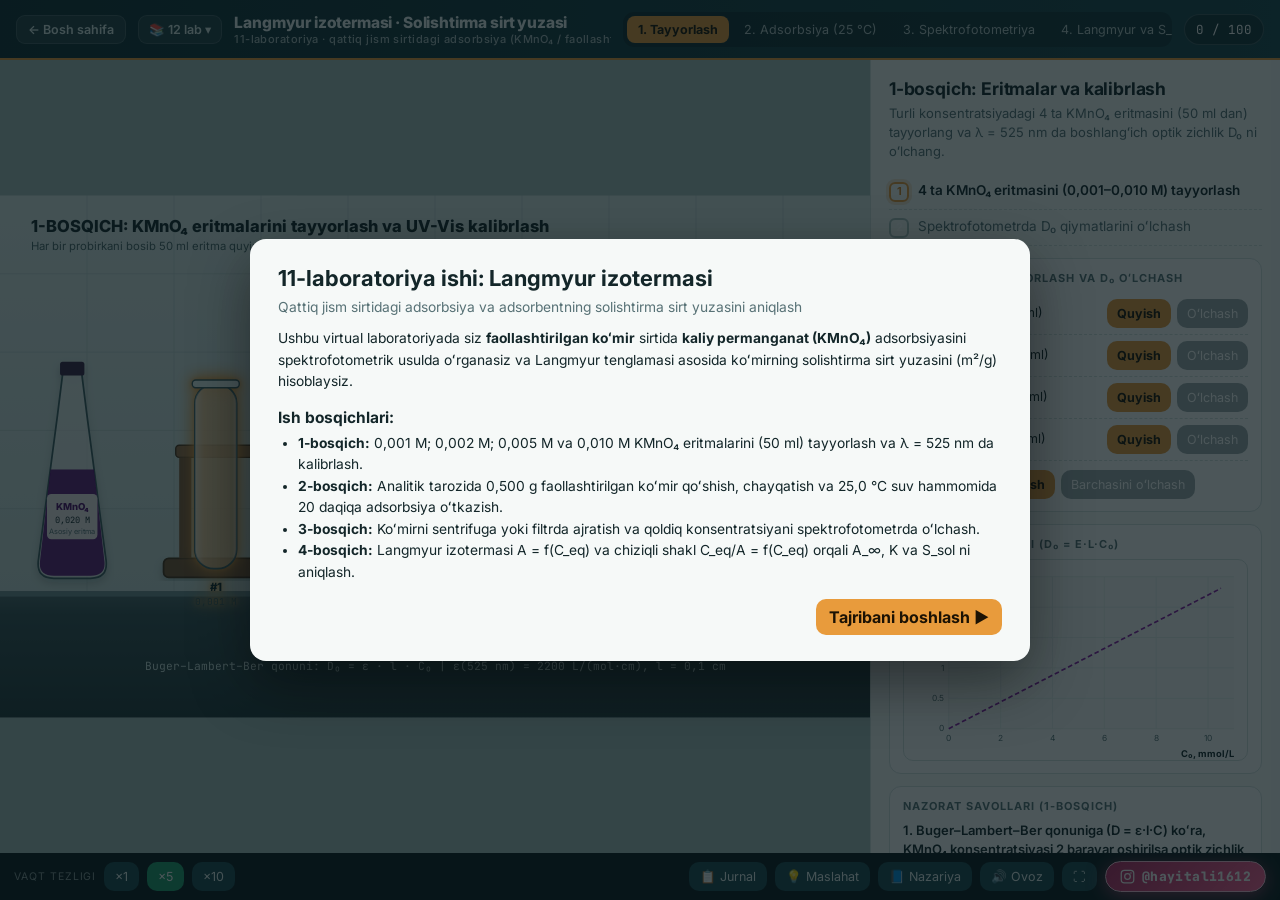
<file: labs/11-langmyur.html>
<!doctype html>
<html lang="uz">
<head>
<meta charset="utf-8">
<meta name="viewport" content="width=device-width, initial-scale=1">
<meta name="author" content="Qayumov Hayitali">
<meta name="description" content="11-laboratoriya ishi: Qattiq jism sirtidagi adsorbsiya. Faollashtirilgan koʻmirda KMnO₄ adsorbsiyasi, Langmyur izotermasi va adsorbentning solishtirma sirt yuzasini aniqlash.">
<title>11-lab · Langmyur adsorbsiya izotermasi va solishtirma sirt yuzasi</title>
<link rel="stylesheet" href="../assets/lab-core.css?v=5">
<style>
.tube-row{display:flex;align-items:center;justify-content:space-between;gap:8px;padding:6px 0;border-bottom:1px dashed var(--line);font-size:12.5px}
.tube-row:last-child{border-bottom:none}
.swatch{width:14px;height:14px;border-radius:4px;display:inline-block;vertical-align:middle;border:1px solid rgba(0,0,0,.18);margin-right:6px}
.mini-bar{height:7px;background:#e4eeec;border-radius:99px;overflow:hidden;margin-top:6px}
.mini-bar>i{display:block;height:100%;background:linear-gradient(90deg,var(--top2),var(--accent));transition:width .25s}
.kpi-grid{display:grid;grid-template-columns:repeat(2,1fr);gap:7px;margin:8px 0}
.kpi{background:#f1f7f6;border:1px solid var(--line);border-radius:10px;padding:8px 10px}
.kpi small{display:block;font-size:10.5px;color:var(--muted);text-transform:uppercase;letter-spacing:.05em}
.kpi b{font-family:var(--mono);font-size:15px;color:var(--top)}
</style>
</head>
<body>
<header class="lab-head">
  <a class="home-link" href="../index.html">← Bosh sahifa</a>
  <div class="lab-switch-wrap" id="labSwitchWrap"></div>
  <div class="brand">Langmyur izotermasi · Solishtirma sirt yuzasi<small>11-laboratoriya · qattiq jism sirtidagi adsorbsiya (KMnO₄ / faollashtirilgan koʻmir)</small></div>
  <nav class="tabs" id="tabs"></nav>
  <div class="scorechip" id="chip">0 / 100</div>
</header>

<main class="lab-main">
  <div id="stageWrap">
    <svg id="scene" viewBox="0 0 1000 600" preserveAspectRatio="xMidYMid meet"></svg>
  </div>
  <aside id="panel"></aside>
</main>

<footer class="lab-foot">
  <span class="lbl">VAQT TEZLIGI</span>
  <button data-sp="1">×1</button>
  <button data-sp="5">×5</button>
  <button data-sp="10">×10</button>
  <span class="sp"></span>
  <button id="btnTable">📋 Jurnal</button>
  <button id="btnHint">💡 Maslahat</button>
  <button id="btnTheory">📘 Nazariya</button>
  <button id="btnSnd">🔊 Ovoz</button>
  <button id="btnFull">⛶</button>
  <a class="ig-credit" href="https://instagram.com/hayitali1612" target="_blank" rel="noopener noreferrer" title="Instagram: @hayitali1612">hayitali1612</a>
</footer>

<div id="toasts"></div>
<div id="modal"><div class="card" id="modalCard"></div></div>

<script src="../assets/lab-core.js?v=5"></script>
<script>
"use strict";
const LAB_ID = 11;
const { $, el, clamp, lerp, f1, attr, shuf } = LabUI;

/* ============ FIZIK-KIMYOVIY KONSTANTALAR ============ */
const PHYS = {
  V: 0.050,          // har bir probirkadagi eritma hajmi, L (50 ml)
  m: 0.50,           // faollashtirilgan koʻmir massasi, g
  M_KMnO4: 158.03,   // KMnO4 molyar massasi, g/mol
  eps: 2200,         // molyar yutilish koeffitsiyenti, L/(mol·cm) λ=525 nm da
  pathL: 0.1,        // kyuvet qalinligi, cm (1 mm)
  AinfTrue: 0.520,   // haqiqiy chegaraviy adsorbsiya, mmol/g
  Ktrue: 650,        // Langmyur adsorbsiya doimiysi, L/mol
  NA: 6.02214e23,    // Avogadro soni, mol⁻¹
  S0: 3.6e-19        // bitta MnO4⁻ ionining sirtdagi maydoni, m² (0.36 nm²)
};

const C0_LIST = [0.001, 0.002, 0.005, 0.010]; // mol/L

// Har bir C0 uchun Langmyur tenglamasi va massa balansi orqali muvozanat konsentratsiyasini hisoblash
function solveLangmuirEq(C0, noise = 1) {
  const r = PHYS.V / PHYS.m; // 0.100 L/g
  const Ainf = (PHYS.AinfTrue / 1000) * noise; // mol/g
  const K = PHYS.Ktrue;
  const a = r * K;
  const b = r + Ainf * K - r * K * C0;
  const c = -r * C0;
  const Ceq = (-b + Math.sqrt(b * b - 4 * a * c)) / (2 * a);
  const A_mol = (C0 - Ceq) * r;
  const A_mmol = A_mol * 1000;
  const A_mg = A_mmol * PHYS.M_KMnO4;
  return { Ceq, A_mmol, A_mg };
}

// KMnO4 eritmasining konsentratsiyasiga qarab haqiqiy binafsha-pushti rangi
function kmno4Color(C, alpha = 0.88) {
  const t = clamp(Math.log10(Math.max(C, 1e-5) / 0.00015) / Math.log10(0.010 / 0.00015), 0, 1);
  const r = Math.round(lerp(245, 92, t));
  const g = Math.round(lerp(185, 10, t));
  const b = Math.round(lerp(225, 118, t));
  return `rgba(${r},${g},${b},${alpha})`;
}
function kmno4Hex(C) {
  const t = clamp(Math.log10(Math.max(C, 1e-5) / 0.00015) / Math.log10(0.010 / 0.00015), 0, 1);
  const r = Math.round(lerp(244, 90, t));
  const g = Math.round(lerp(178, 12, t));
  const b = Math.round(lerp(222, 118, t));
  return `rgb(${r},${g},${b})`;
}

/* ============ SAVOLLAR ============ */
const STAGE_QS = {
  0: [
    {
      id: "s1q1",
      q: "Buger–Lambert–Ber qonuniga (D = ε·l·C) koʻra, KMnO₄ konsentratsiyasi 2 baravar oshirilsa optik zichlik D qanday oʻzgaradi?",
      opts: [
        "Toʻgʻri proporsional ravishda 2 baravar ortadi",
        "2 baravar kamayadi",
        "Oʻzgarmaydi, faqat toʻlqin uzunligi siljiydi",
        "4 baravar ortadi"
      ],
      ok: 0
    },
    {
      id: "s1q2",
      q: "Binafsha rangli KMnO₄ eritmasini spektrofotometrda oʻlchash uchun nima sababdan λ = 525 nm (yashil nur) tanlanadi?",
      opts: [
        "Binafsha eritma qoʻshimcha rang boʻlgan yashil nurni maksimal darajada yutadi",
        "Yashil nur eng kichik energiyaga ega boʻlgani uchun",
        "KMnO₄ faqat ultrabinafsha nurlarni oʻtkazgani uchun",
        "Shisha kyuvet faqat 525 nm da shaffof boʻladi"
      ],
      ok: 0
    }
  ],
  1: [
    {
      id: "s2q1",
      q: "Nima uchun adsorbsiya jarayonida probirkalar 25 °C doimiy haroratli suv hammomida ushlab turiladi?",
      opts: [
        "Adsorbsiya izotermasi faqat oʻzgarmas haroratda (T = const) toʻgʻri quriladi, chunki adsorbsiya haroratga bogʻliq",
        "25 °C da faollashtirilgan koʻmir erib ketadi",
        "KMnO₄ faqat 25 °C da binafsha rangga kiradi",
        "Suv hammomi eritma konsentratsiyasini ikki baravar oshiradi"
      ],
      ok: 0
    },
    {
      id: "s2q2",
      q: "Faollashtirilgan koʻmir qoʻshilgach probirkalarni yaxshilab chayqatish nimaga xizmat qiladi?",
      opts: [
        "MnO₄⁻ ionlarining koʻmir gʻovaklariga diffuziyasini tezlashtirib, adsorbsion muvozanatga tezroq yetishga",
        "KMnO₄ ni kislorod gaziga parchalashga",
        "Koʻmir massasini kamaytirishga",
        "Eritma hajmini 50 ml dan 100 ml ga oshirishga"
      ],
      ok: 0
    }
  ],
  2: [
    {
      id: "s3q1",
      q: "Spektrofotometrik oʻlchashdan oldin faollashtirilgan koʻmirni filtrlash yoki sentrifugalash nega shart?",
      opts: [
        "Muallaq qora koʻmir zarralari nurni sochib va yutib, optik zichlik D ni sunʼiy ravishda oshirib yuboradi",
        "Koʻmir kyuvet shishasini eritib yuboradi",
        "Sentrifugalash KMnO₄ ning molyar massasini oʻzgartiradi",
        "Filtrlashsiz eritma rangi yoʻqolib qoladi"
      ],
      ok: 0
    },
    {
      id: "s3q2",
      q: "Adsorbsiyalangan modda miqdori A (mmol/g) qaysi formula bilan hisoblanadi?",
      opts: [
        "A = (C₀ − C_eq) · V / m",
        "A = (C₀ + C_eq) · m / V",
        "A = C_eq · V · m",
        "A = D₀ / D_qold"
      ],
      ok: 0
    }
  ],
  3: [
    {
      id: "s4q1",
      q: "Chiziqli Langmyur grafigi C/A = 1/(A_∞·K) + (1/A_∞)·C ning ogʻish burchagi tangensi (tg α) nimaga teng?",
      opts: [
        "1 / A_∞ (chegaraviy adsorbsiyaning teskari qiymatiga)",
        "K (adsorbsiya doimiysiga)",
        "S_sol (solishtirma sirt yuzasiga)",
        "ε · l (optik koeffitsiyentga)"
      ],
      ok: 0
    },
    {
      id: "s4q2",
      q: "Adsorbentning solishtirma sirt yuzasi S_sol (m²/g) qaysi bogʻlanish orqali aniqlanadi?",
      opts: [
        "S_sol = A_∞ · N_A · S₀",
        "S_sol = K / (A_∞ · N_A)",
        "S_sol = C₀ · V / S₀",
        "S_sol = A_∞ / (N_A · S₀)"
      ],
      ok: 0
    }
  ]
};

const FINAL_QUIZ = [
  {
    id: "fq1",
    q: "Langmyur monomolekulyar adsorbsiya nazariyasining asosiy farazlaridan biri qaysi?",
    opts: [
      "Adsorbsiya bir jinsli faol markazlarda faqat monomolekulyar qavat hosil qilib boradi va zarralar oʻzaro taʼsirlashmaydi",
      "Adsorbent sirtida cheksiz koʻp polimolekulyar qavatlar hosil boʻladi",
      "Adsorbsiya faqat qaytmas kimyoviy reaksiya koʻrinishida kechadi",
      "Konsentratsiya ortgan sari adsorbsiya cheksiz chiziqli oʻsadi"
    ],
    ok: 0
  },
  {
    id: "fq2",
    q: "KMnO₄ eritmasida C₀ = 0,005 M, C_eq = 0,002 M, V = 50 ml (0,05 L) va m = 0,50 g boʻlsa, adsorbsiya A (mmol/g) nechaga teng?",
    opts: [
      "0,30 mmol/g",
      "0,03 mmol/g",
      "3,00 mmol/g",
      "0,15 mmol/g"
    ],
    ok: 0
  },
  {
    id: "fq3",
    q: "Muvozanat konsentratsiya C juda katta boʻlganda (K·C ≫ 1) Langmyur tenglamasi A = A_∞·K·C / (1 + K·C) qanday koʻrinish oladi?",
    opts: [
      "A ≈ A_∞ (sirt toʻyinadi, izoterma gorizontal platoga chiqadi)",
      "A ≈ 0 (adsorbsiya toʻxtaydi)",
      "A ≈ A_∞ · K · C (chiziqli oʻsish)",
      "A ≈ 1 / K"
    ],
    ok: 0
  },
  {
    id: "fq4",
    q: "Nima uchun faollashtirilgan koʻmir suvli eritmalardan KMnO₄ ni kuchli adsorbsiyalaydi?",
    opts: [
      "Uning juda rivojlangan gʻovak strukturasi va katta solishtirma sirt yuzasi (yuzlab m²/g) mavjud",
      "Uning zichligi suvnikidan 10 baravar katta",
      "U KMnO₄ bilan eruvchan tuz hosil qiladi",
      "Uning sirti mutlaqo silliq va gʻovaksiz"
    ],
    ok: 0
  },
  {
    id: "fq5",
    q: "Agar chegaraviy adsorbsiya A_∞ = 0,50 mmol/g (5,0·10⁻⁴ mol/g), N_A = 6,02·10²³ mol⁻¹ va S₀ = 3,6·10⁻¹⁹ m² boʻlsa, S_sol taxminan nechaga teng?",
    opts: [
      "≈ 108 m²/g",
      "≈ 10,8 m²/g",
      "≈ 1080 m²/g",
      "≈ 1,08 m²/g"
    ],
    ok: 0
  }
];

/* ============ HOLAT (STATE) ============ */
function createInitialState() {
  // Kichik real laboratoriya tarqoqligi (±1.2%)
  const noises = [0.992, 1.008, 0.996, 1.004];
  const samples = C0_LIST.map((C0, i) => {
    const D0 = +(PHYS.eps * PHYS.pathL * C0).toFixed(3);
    const eq = solveLangmuirEq(C0, noises[i]);
    const Dq = +(PHYS.eps * PHYS.pathL * eq.Ceq).toFixed(3);
    const CeqMeas = +(Dq / (PHYS.eps * PHYS.pathL)).toFixed(6);
    const A_mmol = +((C0 - CeqMeas) * PHYS.V / PHYS.m * 1000).toFixed(3);
    const A_mg = +(A_mmol * PHYS.M_KMnO4).toFixed(2);
    return {
      idx: i,
      label: `#${i + 1}`,
      C0,
      D0,
      Dq,
      Ceq: CeqMeas,
      A_mmol,
      A_mg,
      prepared: false,
      calDone: false,
      charcoalAdded: false,
      separated: false,
      specDone: false
    };
  });
  return {
    stage: 0,
    speed: 5,
    samples,
    // 1-bosqich
    activeTube: -1,
    pouring: null,       // {idx, prog}
    specActive: null,    // {idx, mode:'base'|'eq', prog, val}
    // 2-bosqich
    weighedMass: 0,
    weighing: false,
    shaken: false,
    shakeT: 0,
    inBath: false,
    bathTime: 0,         // 0..20 daqiqa
    bathRunning: false,
    bathDone: false,
    // 3-bosqich
    sepMethod: "centrifuge", // 'centrifuge' | 'filter'
    sepRunning: false,
    sepProg: 0,
    // 4-bosqich
    plottedIso: false,
    plottedLin: false,
    calcSurface: false,
    inspectIdx: 3,
    // Savollar
    ans: {},
    seed: 1142,
    t: 0
  };
}

let S = createInitialState();

/* ============ CHIZIQLI REGRESSIYA (LANGMYUR) ============ */
function computeLangmuirFit() {
  const ready = S.samples.filter(s => s.specDone);
  if (ready.length < 2) return null;
  // x = C_eq (mmol/L), y = C_eq / A (g/L)
  const pts = ready.map(s => {
    const x = s.Ceq * 1000; // mmol/L
    const y = x / Math.max(s.A_mmol, 1e-6); // g/L
    return { x, y, Ceq: s.Ceq, A: s.A_mmol, idx: s.idx };
  });
  const n = pts.length;
  const sx = pts.reduce((a, p) => a + p.x, 0);
  const sy = pts.reduce((a, p) => a + p.y, 0);
  const sxy = pts.reduce((a, p) => a + p.x * p.y, 0);
  const sxx = pts.reduce((a, p) => a + p.x * p.x, 0);
  const slope = (n * sxy - sx * sy) / (n * sxx - sx * sx || 1); // 1 / A_inf (g/mmol)
  const intercept = (sy - slope * sx) / n; // 1 / (A_inf * K_mM) (g/L)
  const A_inf = 1 / slope; // mmol/g
  const K_mM = slope / Math.max(intercept, 1e-6); // L/mmol
  const K_M = K_mM * 1000; // L/mol
  // R^2
  const yMean = sy / n;
  let ssTot = 0, ssRes = 0;
  pts.forEach(p => {
    const yh = slope * p.x + intercept;
    ssTot += (p.y - yMean) ** 2;
    ssRes += (p.y - yh) ** 2;
  });
  const R2 = 1 - ssRes / (ssTot || 1);
  const S_sol = (A_inf / 1000) * PHYS.NA * PHYS.S0; // m^2/g
  return { pts, slope, intercept, A_inf, K_M, K_mM, R2, S_sol };
}

/* ============ BALL HISOBLASH (100 BALL) ============ */
function total() {
  const prepCount = S.samples.filter(s => s.prepared).length;
  const calCount = S.samples.filter(s => s.calDone).length;
  const p1 = Math.round(prepCount * 1.5 + calCount * 1.5); // 12

  const chCount = S.samples.filter(s => s.charcoalAdded).length;
  const p2 = Math.round(chCount * 1.5) + (S.shaken ? 2 : 0) + (S.bathDone ? 4 : 0); // 12

  const sepCount = S.samples.filter(s => s.separated).length;
  const specCount = S.samples.filter(s => s.specDone).length;
  const p3 = (sepCount === 4 ? 4 : 0) + specCount * 2; // 12

  const p4 = (S.plottedIso ? 3 : 0) + (S.plottedLin ? 3 : 0) + (S.calcSurface ? 4 : 0); // 10

  const prac = p1 + p2 + p3 + p4; // 46

  let sq = 0;
  Object.values(STAGE_QS).flat().forEach(q => { if (S.ans[q.id] === q.ok) sq += 3; }); // 8*3 = 24

  let fq = 0;
  FINAL_QUIZ.forEach(q => { if (S.ans[q.id] === q.ok) fq += 6; }); // 5*6 = 30

  const tot = prac + sq + fq;
  return { p1, p2, p3, p4, prac, sq, fq, tot };
}

function stageDone(i) {
  if (i === 0) return S.samples.every(s => s.prepared && s.calDone);
  if (i === 1) return S.samples.every(s => s.charcoalAdded) && S.shaken && S.bathDone;
  if (i === 2) return S.samples.every(s => s.separated && s.specDone);
  if (i === 3) return S.plottedIso && S.plottedLin && S.calcSurface;
  if (i === 4) return FINAL_QUIZ.every(q => S.ans[q.id] !== undefined);
  return false;
}

/* ============ TABLAR VA PROGRESS ============ */
const TABS = [
  "1. Tayyorlash",
  "2. Adsorbsiya (25 °C)",
  "3. Spektrofotometriya",
  "4. Langmyur va S_sol",
  "5. Hisobot"
];

function renderTabs() {
  const sc = total();
  el("chip").textContent = `${sc.tot} / 100`;
  const isDone = stageDone(0) && stageDone(1) && stageDone(2) && stageDone(3);
  LabProgress.save(LAB_ID, sc.tot, isDone);

  el("tabs").innerHTML = TABS.map((t, i) => {
    const cls = (i === S.stage ? "cur " : "") + (stageDone(i) ? "done" : "");
    return `<button class="${cls}" data-st="${i}">${stageDone(i) ? "✓ " : ""}${t}</button>`;
  }).join("");
  el("tabs").querySelectorAll("button").forEach(b => {
    b.onclick = () => {
      const idx = +b.dataset.st;
      if (idx === 1 && !stageDone(0)) {
        LabUI.toast("Avval 1-bosqichda barcha 4 ta KMnO₄ eritmasini tayyorlab, kalibrlang!", "warn");
        SFX.play("warn");
        return;
      }
      if (idx === 2 && !stageDone(1)) {
        LabUI.toast("Avval 2-bosqichda koʻmir qoʻshib, 25 °C suv hammomida 20 daqiqa ushlab turing!", "warn");
        SFX.play("warn");
        return;
      }
      if (idx === 3 && !stageDone(2)) {
        LabUI.toast("Avval 3-bosqichda koʻmirni ajratib, 4 ta qoldiq eritmani oʻlchang!", "warn");
        SFX.play("warn");
        return;
      }
      SFX.play("click");
      S.stage = idx;
      renderAll();
    };
  });
}

/* ============ HARAKATLAR ============ */
function prepareSample(i) {
  const s = S.samples[i];
  if (s.prepared || S.pouring) return;
  SFX.play("pour");
  S.pouring = { idx: i, prog: 0 };
  LabUI.toast(`Probirka ${s.label} ga 50 ml ${f1(s.C0, 3)} M KMnO₄ tayyorlanmoqda...`, "");
  renderPanel();
}

function prepareAll() {
  const next = S.samples.findIndex(s => !s.prepared);
  if (next === -1) return;
  prepareSample(next);
  S._autoPrep = true;
}

function measureBaseline(i) {
  const s = S.samples[i];
  if (!s.prepared) { LabUI.toast("Avval bu eritmani tayyorlang!", "warn"); SFX.play("warn"); return; }
  if (S.specActive) return;
  SFX.play("pipette");
  S.specActive = { idx: i, mode: "base", prog: 0, val: s.D0 };
  renderPanel();
}

function weighAndAddCharcoal(i) {
  const s = S.samples[i];
  if (s.charcoalAdded || S.weighing) return;
  SFX.play("weigh");
  S.weighing = true;
  S.weighedMass = 0;
  const start = performance.now();
  const dur = 650;
  function step(now) {
    const k = clamp((now - start) / dur, 0, 1);
    S.weighedMass = +(0.500 * k).toFixed(3);
    if (k < 1) {
      requestAnimationFrame(step);
    } else {
      S.weighing = false;
      s.charcoalAdded = true;
      SFX.play("drip");
      LabUI.toast(`${s.label} probirkaga 0,500 g faollashtirilgan koʻmir qoʻshildi.`, "ok");
      renderAll();
      if (S._autoCharcoal) {
        const nxt = S.samples.findIndex(x => !x.charcoalAdded);
        if (nxt !== -1) setTimeout(() => weighAndAddCharcoal(nxt), 180);
        else S._autoCharcoal = false;
      }
    }
  }
  requestAnimationFrame(step);
}

function addAllCharcoal() {
  const nxt = S.samples.findIndex(x => !x.charcoalAdded);
  if (nxt === -1) return;
  S._autoCharcoal = true;
  weighAndAddCharcoal(nxt);
}

function shakeTubes() {
  if (!S.samples.every(s => s.charcoalAdded)) {
    LabUI.toast("Avval barcha 4 ta probirkaga 0,50 g dan koʻmir qoʻshing!", "warn");
    SFX.play("warn");
    return;
  }
  SFX.play("shake");
  S.shakeT = 1.2;
  S.shaken = true;
  LabUI.toast("Probirkalar kuchli chayqatildi — koʻmir zarralari bir tekis taqsimlandi!", "ok");
  renderAll();
}

function toggleWaterBath() {
  if (!S.shaken) {
    LabUI.toast("Avval probirkalarni kuchli chayqating!", "warn");
    SFX.play("warn");
    return;
  }
  if (S.bathDone) return;
  S.inBath = true;
  S.bathRunning = !S.bathRunning;
  SFX.play(S.bathRunning ? "heat" : "click");
  if (S.bathRunning) {
    LabUI.toast("25,0 °C suv hammomi ishga tushdi. KMnO₄ rangi asta-sekin ochlashmoqda!", "");
  }
  renderAll();
}

function runSeparation() {
  if (S.samples.every(s => s.separated) || S.sepRunning) return;
  S.sepRunning = true;
  S.sepProg = 0;
  SFX.play(S.sepMethod === "centrifuge" ? "vacuum" : "pour");
  LabUI.toast(S.sepMethod === "centrifuge"
    ? "Sentrifuga 4000 ayl/min tezlikda ishlamoqda..."
    : "Eritmalar qogʻoz filtr orqali tozalanmoqda...", "");
  renderPanel();
}

function measureResidual(i) {
  const s = S.samples[i];
  if (!s.separated) { LabUI.toast("Avval koʻmirni eritmadan ajrating!", "warn"); SFX.play("warn"); return; }
  if (S.specActive) return;
  SFX.play("pipette");
  S.specActive = { idx: i, mode: "eq", prog: 0, val: s.Dq };
  renderPanel();
}

function answerQ(qid, chosen, correct) {
  if (S.ans[qid] !== undefined) return;
  S.ans[qid] = chosen;
  if (chosen === correct) {
    SFX.play("ok");
    LabUI.toast("Toʻgʻri javob!", "ok", 2200);
  } else {
    SFX.play("err");
    LabUI.toast("Notoʻgʻri. Nazariya boʻlimini koʻzdan kechiring.", "err", 2800);
  }
  renderAll();
}

/* ============ SVG SAHNA CHIZISH ============ */
function tubeColorNow(s) {
  if (!s.prepared) return "rgba(210,225,224,0.18)";
  if (S.stage === 0) return kmno4Color(s.C0, 0.9);
  const f = clamp(S.bathTime / 20, 0, 1);
  // Eksponensial yaqinlashish C(t) = Ceq + (C0 - Ceq) * exp(-3.2 * f)
  const Cnow = s.Ceq + (s.C0 - s.Ceq) * Math.exp(-3.4 * f);
  return kmno4Color(Cnow, 0.88);
}

function renderSVG() {
  const svg = el("scene");
  const st = S.stage;
  let defs = `<defs>
    <linearGradient id="bgWall" x1="0" y1="0" x2="0" y2="1">
      <stop offset="0%" stop-color="#dfecea"/><stop offset="100%" stop-color="#c3d7d4"/>
    </linearGradient>
    <linearGradient id="benchTop" x1="0" y1="0" x2="0" y2="1">
      <stop offset="0%" stop-color="#4e696d"/><stop offset="18%" stop-color="#375155"/><stop offset="100%" stop-color="#22383b"/>
    </linearGradient>
    <linearGradient id="glassShine" x1="0" y1="0" x2="1" y2="0">
      <stop offset="0%" stop-color="#fff" stop-opacity=".55"/>
      <stop offset="22%" stop-color="#fff" stop-opacity=".08"/>
      <stop offset="82%" stop-color="#0f2e33" stop-opacity=".06"/>
      <stop offset="100%" stop-color="#fff" stop-opacity=".35"/>
    </linearGradient>
    <linearGradient id="specBody" x1="0" y1="0" x2="0" y2="1">
      <stop offset="0%" stop-color="#f6faf9"/><stop offset="100%" stop-color="#d4e2e0"/>
    </linearGradient>
    <linearGradient id="waterBath" x1="0" y1="0" x2="0" y2="1">
      <stop offset="0%" stop-color="#76d2e8" stop-opacity=".55"/><stop offset="100%" stop-color="#298da8" stop-opacity=".68"/>
    </linearGradient>
    <filter id="shd" x="-10%" y="-10%" width="120%" height="125%">
      <feDropShadow dx="0" dy="5" stdDeviation="5" flood-color="#0d2326" flood-opacity=".22"/>
    </filter>
  </defs>`;

  // Laboratoriya foni va stoli
  let body = `
    <rect width="1000" height="600" fill="url(#bgWall)"/>
    <g opacity=".22" stroke="#6c8b8f" stroke-width="1">
      ${[100,200,300,400,500,600,700,800,900].map(x=>`<line x1="${x}" y1="0" x2="${x}" y2="455"/>`).join("")}
      ${[90,180,270,360].map(y=>`<line x1="0" y1="${y}" x2="1000" y2="${y}"/>`).join("")}
    </g>
    <rect x="0" y="455" width="1000" height="145" fill="url(#benchTop)"/>
    <rect x="0" y="455" width="1000" height="6" fill="#6f9094"/>
  `;

  if (st === 0) body += drawStage1();
  else if (st === 1) body += drawStage2();
  else if (st === 2) body += drawStage3();
  else if (st === 3) body += drawStage4();
  else body += drawStage5();

  svg.innerHTML = defs + body;
  bindStageClicks();
}

function drawSpectrophotometer(x, y, mode) {
  const sp = S.specActive;
  const active = sp && sp.mode === mode;
  const beamOn = active && sp.prog > 0.25 && sp.prog < 0.96;
  const sample = active ? S.samples[sp.idx] : null;
  const dispVal = active
    ? (sp.prog > 0.65 ? f1(sp.val, 3) : f1(sp.val * (0.4 + 0.6 * sp.prog), 3))
    : (mode === "base"
        ? (S.samples.filter(s=>s.calDone).slice(-1)[0] ? f1(S.samples.filter(s=>s.calDone).slice(-1)[0].D0, 3) : "0,000")
        : (S.samples.filter(s=>s.specDone).slice(-1)[0] ? f1(S.samples.filter(s=>s.specDone).slice(-1)[0].Dq, 3) : "0,000"));
  const subTxt = active ? `${sample.label} · oʻlchanmoqda` : `λ = 525 nm · l = 0,1 cm`;

  let s = `<g transform="translate(${x},${y})" filter="url(#shd)">
    <rect x="0" y="36" width="285" height="196" rx="16" fill="url(#specBody)" stroke="#88a3a0" stroke-width="2"/>
    <rect x="0" y="202" width="285" height="30" rx="8" fill="#17383d"/>
    <text x="16" y="222" fill="#cde3e0" font-size="11.5" font-weight="700" font-family="var(--mono)">UV-VIS SF-26 · λ = 525 nm</text>

    <!-- Raqamli LCD ekran -->
    <rect x="18" y="54" width="152" height="68" rx="9" fill="#0d2529" stroke="#2c595f" stroke-width="2"/>
    <text x="28" y="72" fill="#77bdb4" font-size="10" font-family="var(--mono)">OPTIK ZICHLIK (D)</text>
    <text x="94" y="106" text-anchor="middle" fill="#6ff7c2" font-size="29" font-weight="700" font-family="var(--mono)">${dispVal}</text>
    <text x="28" y="117" fill="#9bc9c3" font-size="9.2" font-family="var(--mono)">${subTxt}</text>

    <!-- Optik yoʻl koʻrsatkichi -->
    <rect x="18" y="132" width="248" height="58" rx="8" fill="#132d31"/>
    <circle cx="38" cy="161" r="10" fill="${beamOn ? "#5bf57a" : "#2e5446"}" stroke="#87e8be" stroke-width="1.5"/>
    <text x="38" y="183" text-anchor="middle" fill="#a2c4bf" font-size="8.5">Manba</text>
    <rect x="234" y="148" width="18" height="26" rx="3" fill="#2c595f" stroke="#9be2d8"/>
    <text x="243" y="183" text-anchor="middle" fill="#a2c4bf" font-size="8.5">Detektor</text>

    <!-- Kyuvet kamerasi -->
    <rect x="118" y="142" width="38" height="38" rx="4" fill="#091a1d" stroke="#5c8a85" stroke-dasharray="3 2"/>
    ${beamOn ? `
      <line x1="48" y1="161" x2="122" y2="161" stroke="#4cff6e" stroke-width="4" opacity=".9"/>
      <line x1="152" y1="161" x2="234" y2="161" stroke="#4cff6e" stroke-width="3" opacity="${clamp(Math.pow(10, -(sp.val||0)*0.45), 0.12, 0.85)}"/>
    ` : `<line x1="48" y1="161" x2="234" y2="161" stroke="#2c5357" stroke-width="1.5" stroke-dasharray="4 4"/>`}

    <!-- Kyuvet ichida eritma -->
    ${active ? `
      <g transform="translate(125, ${lerp(95, 146, clamp(sp.prog * 3, 0, 1))})">
        <rect x="0" y="0" width="24" height="30" rx="2" fill="rgba(255,255,255,.35)" stroke="#cce3e0" stroke-width="1.4"/>
        <rect x="2" y="6" width="20" height="22" rx="1" fill="${mode === 'base' ? kmno4Color(sample.C0, .92) : kmno4Color(sample.Ceq, .92)}"/>
      </g>` : `
      <rect x="125" y="146" width="24" height="30" rx="2" fill="rgba(255,255,255,.08)" stroke="#4c7478" stroke-dasharray="2 2"/>`}

    <!-- Tugmachalar -->
    <rect x="184" y="56" width="82" height="28" rx="6" fill="#e89b3c"/>
    <text x="225" y="74" text-anchor="middle" fill="#1b1204" font-size="11" font-weight="700">525 nm</text>
    <rect x="184" y="92" width="82" height="28" rx="6" fill="#1b484f"/>
    <text x="225" y="110" text-anchor="middle" fill="#dcf2ef" font-size="10.5" font-weight="600">ZERO / CAL</text>
  </g>`;
  return s;
}

function drawStage1() {
  let s = `<text x="36" y="42" fill="#132629" font-size="19" font-weight="800">1-BOSQICH: KMnO₄ eritmalarini tayyorlash va UV-Vis kalibrlash</text>
    <text x="36" y="63" fill="#476366" font-size="13">Har bir probirkani bosib 50 ml eritma quying, soʻng spektrofotometrda boshlangʻich optik zichlik D₀ ni oʻlchang</text>`;

  // Stock KMnO4 shishasi va distillangan suv
  s += `<g transform="translate(36, 175)" filter="url(#shd)">
    <path d="M36 30 L58 30 L64 78 L86 245 Q88 265 68 265 L26 265 Q6 265 8 245 L30 78 Z" fill="rgba(255,255,255,.45)" stroke="#3e5e62" stroke-width="2"/>
    <path d="M22 140 L72 140 L84 245 Q86 262 68 262 L26 262 Q8 262 10 245 Z" fill="rgba(90,10,115,.92)"/>
    <rect x="18" y="168" width="58" height="52" rx="5" fill="#fffdf8" opacity=".92"/>
    <text x="47" y="186" text-anchor="middle" font-size="11" font-weight="800" fill="#4f0a69">KMnO₄</text>
    <text x="47" y="201" text-anchor="middle" font-size="10" font-family="var(--mono)" fill="#132629">0,020 M</text>
    <text x="47" y="214" text-anchor="middle" font-size="8.5" fill="#587276">Asosiy eritma</text>
    <rect x="33" y="16" width="28" height="16" rx="3" fill="#3a2347"/>
  </g>`;

  // Pipetka / dozator (yuqorida)
  if (S.pouring) {
    const px = 248 + S.pouring.idx * 102;
    const col = kmno4Color(S.samples[S.pouring.idx].C0, .92);
    s += `<g transform="translate(${px}, 92)">
      <rect x="-5" y="0" width="10" height="72" rx="3" fill="#e9f4f2" stroke="#3c5b5f" stroke-width="1.5"/>
      <rect x="-3" y="${20 + S.pouring.prog * 44}" width="6" height="${48 * (1 - S.pouring.prog)}" fill="${col}"/>
      <path d="M-3 72 L3 72 L1 86 L-1 86 Z" fill="#9fb9b7"/>
      <line x1="0" y1="86" x2="0" y2="${225 - S.pouring.prog * 70}" stroke="${col}" stroke-width="4" stroke-dasharray="7 4" stroke-dashoffset="${-S.t * 140}"/>
    </g>`;
  }

  // Shtativ va 4 ta probirka
  s += `<g transform="translate(188, 175)">
    <rect x="0" y="242" width="435" height="22" rx="6" fill="#7c5636" stroke="#4a311c" stroke-width="2" filter="url(#shd)"/>
    <rect x="14" y="112" width="407" height="14" rx="4" fill="#996d47" stroke="#4a311c" stroke-width="1.6"/>
    <rect x="18" y="126" width="14" height="116" fill="#7c5636"/>
    <rect x="403" y="126" width="14" height="116" fill="#7c5636"/>`;

  S.samples.forEach((sm, i) => {
    const tx = 60 + i * 102;
    const isPour = S.pouring && S.pouring.idx === i;
    const fillH = sm.prepared ? 148 : (isPour ? 148 * S.pouring.prog : 0);
    const needPrep = !sm.prepared && !S.pouring;
    const needCal = sm.prepared && !sm.calDone && !S.specActive;
    const glow = (needPrep && i === S.samples.findIndex(x=>!x.prepared)) || (S.samples.every(x=>x.prepared) && needCal && i === S.samples.findIndex(x=>!x.calDone));
    s += `<g class="clk ${glow ? "glow" : ""}" data-act="tube1" data-i="${i}" transform="translate(${tx}, 42)">
      <rect x="-24" y="0" width="48" height="212" rx="22" fill="rgba(255,255,255,.32)" stroke="#3e5e62" stroke-width="2"/>
      ${fillH > 1 ? `
        <path d="M-21 ${209 - fillH} L21 ${209 - fillH} L21 190 Q21 209 0 209 Q-21 209 -21 190 Z" fill="${kmno4Color(sm.C0, .92)}"/>
        <ellipse cx="0" cy="${209 - fillH}" rx="21" ry="4.5" fill="${kmno4Color(sm.C0, .65)}"/>
      ` : ""}
      <rect x="-24" y="0" width="48" height="212" rx="22" fill="url(#glassShine)"/>
      <rect x="-27" y="-5" width="54" height="9" rx="4" fill="#e6f2f0" stroke="#3e5e62" stroke-width="1.6"/>
      <text x="0" y="238" text-anchor="middle" font-size="13" font-weight="800" fill="#132629">${sm.label}</text>
      <text x="0" y="254" text-anchor="middle" font-size="11" font-family="var(--mono)" fill="#3b5659">${f1(sm.C0, 3)} M</text>
      ${sm.calDone ? `<rect x="-32" y="-32" width="64" height="20" rx="6" fill="#1f9d6b"/><text x="0" y="-18" text-anchor="middle" fill="#fff" font-size="10.5" font-weight="700" font-family="var(--mono)">D₀=${f1(sm.D0,3)}</text>`
      : sm.prepared ? `<rect x="-30" y="-32" width="60" height="20" rx="6" fill="#e89b3c"/><text x="0" y="-18" text-anchor="middle" fill="#1b1204" font-size="10" font-weight="700">Oʻlchash</text>` : ""}
    </g>`;
  });
  s += `</g>`;

  // Spektrofotometr oʻngda
  s += drawSpectrophotometer(680, 224, "base");

  // Pastki stol ustida eslatma
  s += `<text x="500" y="545" text-anchor="middle" fill="#cbe0dd" font-size="13" font-family="var(--mono)">Buger–Lambert–Ber qonuni: D₀ = ε · l · C₀   |   ε(525 nm) = 2200 L/(mol·cm), l = 0,1 cm</text>`;
  return s;
}

function drawStage2() {
  const f = clamp(S.bathTime / 20, 0, 1);
  const shakeDx = S.shakeT > 0 ? Math.sin(S.t * 48) * 9 * S.shakeT : 0;
  let s = `<text x="36" y="42" fill="#132629" font-size="19" font-weight="800">2-BOSQICH: Faollashtirilgan koʻmir (0,50 g) va 25 °C suv hammomida adsorbsiya</text>
    <text x="36" y="63" fill="#476366" font-size="13">Har bir probirkaga 0,50 g koʻmir tortib soling, chayqating va 25,0 °C suv hammomida 20 daqiqa ushlang</text>`;

  // Analitik tarozi chapda
  const needCharcoal = !S.samples.every(x => x.charcoalAdded);
  s += `<g transform="translate(36, 210)" filter="url(#shd)">
    <rect x="0" y="138" width="210" height="106" rx="12" fill="#eef5f4" stroke="#7d9895" stroke-width="2"/>
    <rect x="20" y="156" width="170" height="44" rx="7" fill="#0d2529"/>
    <text x="105" y="185" text-anchor="middle" fill="#77f5be" font-size="24" font-weight="700" font-family="var(--mono)">${f1(S.weighedMass, 3)} g</text>
    <text x="105" y="218" text-anchor="middle" fill="#3a595c" font-size="11" font-weight="700">ANALITIK TAROZI (±0,001 g)</text>
    <!-- Shisha qopqoq va tarozi pallasi -->
    <rect x="20" y="16" width="170" height="122" rx="6" fill="rgba(255,255,255,.32)" stroke="#85a29f" stroke-width="1.6"/>
    <rect x="52" y="114" width="106" height="8" rx="4" fill="#9fb6b4"/>
    <rect x="98" y="122" width="14" height="16" fill="#6d8684"/>
    ${S.weighedMass > 0.02 ? `<path d="M72 114 Q105 ${114 - 38 * (S.weighedMass/0.5)} 138 114 Z" fill="#1e2224"/>` : ""}
    <!-- Faollashtirilgan koʻmir bankasi -->
    <g class="clk ${needCharcoal ? "glow" : ""}" data-act="addNextCharcoal" transform="translate(222, 118)">
      <rect x="0" y="16" width="76" height="110" rx="10" fill="#2c3336" stroke="#14181a" stroke-width="2"/>
      <rect x="12" y="0" width="52" height="18" rx="4" fill="#525d61"/>
      <rect x="6" y="42" width="64" height="54" rx="5" fill="#fffaf0"/>
      <text x="38" y="61" text-anchor="middle" font-size="10.5" font-weight="800" fill="#132629">KOʻMIR</text>
      <text x="38" y="75" text-anchor="middle" font-size="9" fill="#587276">faollashgan</text>
      <text x="38" y="88" text-anchor="middle" font-size="9.5" font-family="var(--mono)" font-weight="700" fill="#d18224">0,50 g</text>
    </g>
  </g>`;

  // 25°C Suv hammomi (oʻng tomonda, 4 ta probirka unga joylashadi)
  const bathX = 390, bathY = 148;
  const waveShift = Math.sin(S.t * 3.5) * 4;
  s += `<g transform="translate(${bathX}, ${bathY})" filter="url(#shd)">
    <!-- Suv hammomi korpusi -->
    <rect x="0" y="110" width="560" height="196" rx="14" fill="#d8e6e4" stroke="#6c8986" stroke-width="2.5"/>
    <rect x="14" y="122" width="424" height="168" rx="8" fill="#eaf5f6" stroke="#89a8a6" stroke-width="1.5"/>
    <!-- Suv sathi -->
    <path d="M16 ${175 + waveShift*0.4} Q120 ${168 - waveShift} 226 ${175 + waveShift*0.4} T436 ${175 - waveShift*0.3} L436 288 L16 288 Z" fill="url(#waterBath)"/>
    <!-- Isitgich spirali -->
    <path d="M40 274 Q60 264 80 274 T120 274 T160 274 T200 274 T240 274 T280 274 T320 274 T360 274 T400 274" fill="none" stroke="${S.bathRunning ? "#ff7d3b" : "#7e9496"}" stroke-width="4.5" stroke-linecap="round"/>

    <!-- Termostat boshqaruv paneli -->
    <rect x="448" y="122" width="100" height="168" rx="9" fill="#143338"/>
    <text x="498" y="142" text-anchor="middle" fill="#9bc9c3" font-size="9.5" font-weight="700">TERMOSTAT</text>
    <rect x="458" y="150" width="80" height="34" rx="5" fill="#091a1d"/>
    <text x="498" y="173" text-anchor="middle" fill="#ff9f43" font-size="18" font-weight="700" font-family="var(--mono)">25,0°C</text>
    <text x="498" y="204" text-anchor="middle" fill="#9bc9c3" font-size="9.5" font-weight="700">VAQT (daq)</text>
    <rect x="458" y="212" width="80" height="36" rx="5" fill="#091a1d"/>
    <text x="498" y="236" text-anchor="middle" fill="#77f5be" font-size="19" font-weight="700" font-family="var(--mono)">${f1(S.bathTime, 1)}</text>
    <text x="498" y="266" text-anchor="middle" fill="${S.bathDone ? "#77f5be" : (S.bathRunning ? "#ffd166" : "#88aaa5")}" font-size="10" font-weight="700">${S.bathDone ? "✓ TAYYOR" : (S.bathRunning ? "● ISHLAMOQDA" : "KUTMOQDA")}</text>
    <circle cx="498" cy="279" r="5" fill="${S.bathRunning ? "#4cff6e" : (S.bathDone ? "#1f9d6b" : "#556e70")}"/>

    <!-- 4 ta probirka (hammom ichida yoki tepasida) -->
    <g transform="translate(${shakeDx}, ${S.inBath ? 28 : -44})">
      ${S.samples.map((sm, i) => {
        const tx = 72 + i * 100;
        const col = tubeColorNow(sm);
        const swirl = S.shakeT > 0 || S.bathRunning;
        let grains = "";
        if (sm.charcoalAdded) {
          for (let g = 0; g < 18; g++) {
            const gx = -14 + ((g * 19 + i * 7) % 28);
            const gy = swirl
              ? 130 + ((g * 37 + Math.floor(S.t * 40)) % 76)
              : 196 + ((g * 11) % 14);
            grains += `<circle cx="${gx}" cy="${gy}" r="${1.7 + (g % 3) * 0.55}" fill="#1b1f21" opacity=".88"/>`;
          }
        }
        return `<g class="clk" data-act="tube2" data-i="${i}" transform="translate(${tx}, 26)">
          <rect x="-22" y="0" width="44" height="214" rx="20" fill="rgba(255,255,255,.35)" stroke="#3e5e62" stroke-width="2"/>
          <path d="M-19 72 L19 72 L19 193 Q19 211 0 211 Q-19 211 -19 193 Z" fill="${col}"/>
          <ellipse cx="0" cy="72" rx="19" ry="4" fill="${col}"/>
          ${grains}
          <rect x="-22" y="0" width="44" height="214" rx="20" fill="url(#glassShine)"/>
          <rect x="-24" y="-8" width="48" height="12" rx="4" fill="#c97d3c" stroke="#663d18" stroke-width="1.4"/>
          <text x="0" y="-16" text-anchor="middle" font-size="11.5" font-weight="800" fill="#132629">${sm.label} (${f1(sm.C0,3)}M)</text>
          ${sm.charcoalAdded ? `<text x="0" y="232" text-anchor="middle" font-size="10" font-weight="700" fill="#0d2529">+0,5g C</text>` : ""}
        </g>`;
      }).join("")}
    </g>
  </g>`;

  // Pastki progress indikatori
  const pct = Math.round(f * 100);
  s += `<g transform="translate(80, 505)">
    <text x="0" y="-8" fill="#dcebe9" font-size="12.5" font-weight="700">Adsorbsiya muvozanati (25,0 °C, 20 daqiqa): ${pct}%</text>
    <rect x="0" y="0" width="840" height="14" rx="7" fill="#132c30"/>
    <rect x="0" y="0" width="${8.4 * pct}" height="14" rx="7" fill="#e89b3c"/>
    <text x="0" y="34" fill="#9bc2bd" font-size="11.5">Kuzatuv: faollashtirilgan koʻmir sirtiga MnO₄⁻ ionlari yutilishi natijasida binafsha rang sezilarli ochlashadi (ayniqsa #1 va #2 da).</text>
  </g>`;
  return s;
}

function drawStage3() {
  const allSep = S.samples.every(s => s.separated);
  let s = `<text x="36" y="42" fill="#132629" font-size="19" font-weight="800">3-BOSQICH: Koʻmirni ajratish va qoldiq eritmani spektrofotometriya qilish</text>
    <text x="36" y="63" fill="#476366" font-size="13">Sentrifuga yoki filtrlash orqali koʻmirni ajrating, soʻng har bir tiniq eritmaning D_qold qiymatini oʻlchang</text>`;

  // Chapda: Sentrifuga yoki Filtrlash voronkasi
  if (S.sepMethod === "centrifuge") {
    const ang = S.sepRunning ? (S.t * 900) % 360 : 0;
    s += `<g transform="translate(46, 175)" filter="url(#shd)">
      <path d="M22 122 L238 122 L254 276 Q254 286 242 286 L18 286 Q6 286 6 276 Z" fill="#e6f0ee" stroke="#6f8c89" stroke-width="2.2"/>
      <ellipse cx="130" cy="122" rx="108" ry="26" fill="#bfd3d0" stroke="#6f8c89" stroke-width="2"/>
      <!-- Rotor ichi -->
      <ellipse cx="130" cy="122" rx="84" ry="18" fill="#183a3f"/>
      <g transform="translate(130, 122) scale(1, 0.25) rotate(${ang})">
        <circle cx="0" cy="0" r="68" fill="#325e64" stroke="#85b5b0" stroke-width="4"/>
        ${[0,90,180,270].map(a => `<circle cx="${Math.cos(a*Math.PI/180)*46}" cy="${Math.sin(a*Math.PI/180)*46}" r="14" fill="#9c27b0" stroke="#fff" stroke-width="3"/>`).join("")}
      </g>
      <!-- Qopqoq -->
      <path d="M22 118 Q130 ${S.sepRunning ? 74 : 20} 238 118" fill="rgba(220,240,238,.65)" stroke="#6f8c89" stroke-width="2"/>
      <!-- Panel -->
      <rect x="44" y="180" width="172" height="72" rx="10" fill="#143338"/>
      <text x="130" y="203" text-anchor="middle" fill="#8dc4bd" font-size="10.5" font-weight="700">SENTRIFUGA · 4000 AYL/MIN</text>
      <text x="130" y="232" text-anchor="middle" fill="#77f5be" font-size="22" font-weight="700" font-family="var(--mono)">${S.sepRunning ? Math.round(S.sepProg*4000) + " rpm" : (allSep ? "AJRATILDI ✓" : "TAYYOR")}</text>
      <g class="clk ${!allSep && !S.sepRunning ? "glow" : ""}" data-act="runSep">
        <rect x="64" y="294" width="132" height="32" rx="9" fill="${allSep ? "#1f9d6b" : "#e89b3c"}"/>
        <text x="130" y="314" text-anchor="middle" fill="${allSep ? "#fff" : "#1b1204"}" font-size="12" font-weight="700">${allSep ? "✓ Ajratildi" : "▶ Sentrifugalash"}</text>
      </g>
    </g>`;
  } else {
    const dropY = S.sepRunning ? ((S.t * 160) % 72) : 0;
    s += `<g transform="translate(56, 150)" filter="url(#shd)">
      <!-- Shtativ -->
      <rect x="18" y="290" width="204" height="14" rx="4" fill="#2c484c"/>
      <rect x="34" y="34" width="10" height="258" fill="#5b7a7d"/>
      <rect x="34" y="110" width="96" height="8" rx="3" fill="#5b7a7d"/>
      <!-- Voronka va qogʻoz filtr -->
      <polygon points="82,74 178,74 137,154 123,154" fill="rgba(255,255,255,.55)" stroke="#3e5e62" stroke-width="2"/>
      <polygon points="90,74 170,74 133,144 127,144" fill="#fbfaf5" stroke="#c5bfb0" stroke-width="1.4"/>
      <!-- Qora koʻmir choʻkmasi filtrda -->
      <polygon points="104,102 156,102 134,142 126,142" fill="#24292b" opacity="${allSep || S.sepRunning ? 0.85 : 0.25}"/>
      <rect x="125" y="154" width="10" height="44" fill="rgba(255,255,255,.55)" stroke="#3e5e62" stroke-width="1.6"/>
      ${S.sepRunning ? `<circle cx="130" cy="${198 + dropY}" r="4.5" fill="rgba(165,42,165,.85)"/>` : ""}
      <!-- Qabul qiluvchi kolba -->
      <path d="M112 204 L148 204 L178 286 L82 286 Z" fill="rgba(255,255,255,.4)" stroke="#3e5e62" stroke-width="2"/>
      ${(S.sepRunning || allSep) ? `<path d="M96 ${lerp(284, 240, allSep ? 1 : S.sepProg)} L164 ${lerp(284, 240, allSep ? 1 : S.sepProg)} L176 284 L84 284 Z" fill="rgba(175,55,175,.65)"/>` : ""}
      <g class="clk ${!allSep && !S.sepRunning ? "glow" : ""}" data-act="runSep">
        <rect x="64" y="314" width="132" height="32" rx="9" fill="${allSep ? "#1f9d6b" : "#e89b3c"}"/>
        <text x="130" y="334" text-anchor="middle" fill="${allSep ? "#fff" : "#1b1204"}" font-size="12" font-weight="700">${allSep ? "✓ Filtrlandi" : "▶ Filtrlash"}</text>
      </g>
    </g>`;
  }

  // Oʻrtada: 4 ta ajratilgan probirka (bosib spektrofotometrga uzatiladi)
  s += `<g transform="translate(322, 185)">
    <rect x="0" y="232" width="328" height="20" rx="5" fill="#7c5636" stroke="#4a311c" stroke-width="1.8" filter="url(#shd)"/>`;
  S.samples.forEach((sm, i) => {
    const tx = 44 + i * 80;
    const nxt = allSep && !sm.specDone && i === S.samples.findIndex(x => !x.specDone);
    s += `<g class="clk ${nxt ? "glow" : ""}" data-act="tube3" data-i="${i}" transform="translate(${tx}, 36)">
      <rect x="-20" y="0" width="40" height="204" rx="18" fill="rgba(255,255,255,.35)" stroke="#3e5e62" stroke-width="2"/>
      <path d="M-17 66 L17 66 L17 185 Q17 201 0 201 Q-17 201 -17 185 Z" fill="${kmno4Color(sm.Ceq, .88)}"/>
      ${!sm.separated ? `<circle cx="-5" cy="140" r="3" fill="#1e2224"/><circle cx="7" cy="155" r="2.5" fill="#1e2224"/><circle cx="0" cy="175" r="3.2" fill="#1e2224"/><circle cx="-7" cy="184" r="2.8" fill="#1e2224"/>`
      : (S.sepMethod === "centrifuge" ? `<path d="M-15 186 Q0 182 15 186 Q14 200 0 200 Q-14 200 -15 186 Z" fill="#1b1f21"/>` : "")}
      <rect x="-20" y="0" width="40" height="204" rx="18" fill="url(#glassShine)"/>
      <text x="0" y="232" text-anchor="middle" font-size="12.5" font-weight="800" fill="#132629">${sm.label}</text>
      ${sm.specDone ? `<rect x="-32" y="-32" width="64" height="22" rx="6" fill="#1f9d6b"/><text x="0" y="-17" text-anchor="middle" fill="#fff" font-size="10" font-weight="700" font-family="var(--mono)">D=${f1(sm.Dq,3)}</text>`
      : allSep ? `<rect x="-28" y="-32" width="56" height="20" rx="6" fill="#e89b3c"/><text x="0" y="-18" text-anchor="middle" fill="#1b1204" font-size="9.5" font-weight="700">Oʻlchash</text>` : ""}
    </g>`;
  });
  s += `</g>`;

  // Oʻngda: Spektrofotometr
  s += drawSpectrophotometer(680, 224, "eq");

  s += `<text x="500" y="545" text-anchor="middle" fill="#cbe0dd" font-size="13" font-family="var(--mono)">C_eq = D_qold / (ε·l)   |   A = (C₀ − C_eq)·V / m   |   M(KMnO₄) = 158,03 g/mol</text>`;
  return s;
}

function drawStage4() {
  const fit = computeLangmuirFit();
  let s = `<text x="36" y="40" fill="#132629" font-size="19" font-weight="800">4-BOSQICH: Langmyur izotermasi va solishtirma sirt yuzasi S_sol</text>
    <text x="36" y="61" fill="#476366" font-size="13">Adsorbsiya izotermasi A = f(C_eq) va chiziqli shakl C_eq/A = f(C_eq) orqali A_∞, K va S_sol ni aniqlang</text>`;

  // Chap grafik paneli: A = f(C_eq)
  s += `<g transform="translate(36, 82)" filter="url(#shd)">
    <rect x="0" y="0" width="445" height="270" rx="14" fill="#ffffff" stroke="#b9cecb" stroke-width="1.6"/>
    <text x="222" y="25" text-anchor="middle" font-size="13" font-weight="800" fill="#132629">Langmyur adsorbsiya izotermasi: A = f(C_eq)</text>`;
  if (S.plottedIso && fit) {
    const padL = 56, padT = 40, w = 365, h = 186;
    const xm = 7.0, ym = 0.60;
    const X = v => padL + (v / xm) * w;
    const Y = v => padT + h - (v / ym) * h;
    s += `<rect x="${padL}" y="${padT}" width="${w}" height="${h}" fill="#f8fbfa"/>`;
    for (let v = 0; v <= 7; v += 1) {
      s += `<line x1="${X(v)}" y1="${padT}" x2="${X(v)}" y2="${padT+h}" stroke="#e5efed"/>
            <text x="${X(v)}" y="${padT+h+15}" text-anchor="middle" font-size="10" fill="#587276">${v}</text>`;
    }
    for (let v = 0; v <= 0.601; v += 0.1) {
      s += `<line x1="${padL}" y1="${Y(v)}" x2="${padL+w}" y2="${Y(v)}" stroke="#e5efed"/>
            <text x="${padL-7}" y="${Y(v)+3}" text-anchor="end" font-size="10" fill="#587276">${v.toFixed(1)}</text>`;
    }
    // Asimptota A_inf
    s += `<line x1="${padL}" y1="${Y(fit.A_inf)}" x2="${padL+w}" y2="${Y(fit.A_inf)}" stroke="#d64545" stroke-width="1.6" stroke-dasharray="6 4"/>
          <text x="${padL+w-4}" y="${Y(fit.A_inf)-5}" text-anchor="end" font-size="10.5" font-weight="700" fill="#d64545">A_∞ = ${f1(fit.A_inf,3)} mmol/g</text>`;
    // Egri chiziq
    let d = "";
    for (let k = 0; k <= 70; k++) {
      const c = (k / 70) * xm;
      const a = (fit.A_inf * fit.K_mM * c) / (1 + fit.K_mM * c);
      d += (k ? "L" : "M") + X(c).toFixed(1) + " " + Y(a).toFixed(1);
    }
    s += `<path d="${d}" fill="none" stroke="#1b484f" stroke-width="2.6"/>`;
    // Tajriba nuqtalari
    S.samples.forEach((sm, i) => {
      const cx = X(sm.Ceq * 1000), cy = Y(sm.A_mmol);
      const sel = S.inspectIdx === i;
      s += `<circle class="clk" data-act="inspect" data-i="${i}" cx="${cx}" cy="${cy}" r="${sel ? 7 : 5.2}" fill="${sel ? "#e89b3c" : "#8b1ca6"}" stroke="#132629" stroke-width="1.5"/>`;
      s += `<text x="${cx + 8}" y="${cy + 4}" font-size="10" font-weight="700" fill="#132629">${sm.label}</text>`;
    });
    s += `<text x="${padL+w}" y="${padT+h+32}" text-anchor="end" font-size="10.5" font-weight="700" fill="#132629">C_eq, mmol/L</text>
          <text x="16" y="${padT+h/2}" transform="rotate(-90 16 ${padT+h/2})" text-anchor="middle" font-size="10.5" font-weight="700" fill="#132629">A, mmol/g</text>`;
  } else {
    s += `<text x="222" y="145" text-anchor="middle" fill="#6f888b" font-size="13">Oʻng panelda «Izotermani chizish» tugmasini bosing</text>`;
  }
  s += `</g>`;

  // Oʻng grafik paneli: Chiziqli Langmyur C/A = f(C)
  s += `<g transform="translate(505, 82)" filter="url(#shd)">
    <rect x="0" y="0" width="458" height="270" rx="14" fill="#ffffff" stroke="#b9cecb" stroke-width="1.6"/>
    <text x="229" y="25" text-anchor="middle" font-size="13" font-weight="800" fill="#132629">Chiziqli Langmyur grafigi: C_eq / A = f(C_eq)</text>`;
  if (S.plottedLin && fit) {
    const padL = 56, padT = 40, w = 378, h = 186;
    const xm = 7.0, ym = 18;
    const X = v => padL + (v / xm) * w;
    const Y = v => padT + h - (v / ym) * h;
    s += `<rect x="${padL}" y="${padT}" width="${w}" height="${h}" fill="#f8fbfa"/>`;
    for (let v = 0; v <= 7; v += 1) {
      s += `<line x1="${X(v)}" y1="${padT}" x2="${X(v)}" y2="${padT+h}" stroke="#e5efed"/>
            <text x="${X(v)}" y="${padT+h+15}" text-anchor="middle" font-size="10" fill="#587276">${v}</text>`;
    }
    for (let v = 0; v <= 18; v += 3) {
      s += `<line x1="${padL}" y1="${Y(v)}" x2="${padL+w}" y2="${Y(v)}" stroke="#e5efed"/>
            <text x="${padL-7}" y="${Y(v)+3}" text-anchor="end" font-size="10" fill="#587276">${v}</text>`;
    }
    const y0 = fit.intercept, yEnd = fit.intercept + fit.slope * xm;
    s += `<line x1="${X(0)}" y1="${Y(y0)}" x2="${X(xm)}" y2="${Y(yEnd)}" stroke="#d64545" stroke-width="2.4"/>`;
    s += `<circle cx="${X(0)}" cy="${Y(y0)}" r="4.5" fill="#d64545"/>
          <text x="${X(0)+8}" y="${Y(y0)-4}" font-size="9.5" font-weight="700" fill="#d64545">b = ${f1(y0,2)}</text>`;
    fit.pts.forEach(p => {
      s += `<circle cx="${X(p.x)}" cy="${Y(p.y)}" r="5" fill="#1b484f" stroke="#fff" stroke-width="1.5"/>`;
    });
    s += `<rect x="${padL+10}" y="${padT+8}" width="185" height="44" rx="7" fill="#fff7e8" stroke="#e89b3c"/>
          <text x="${padL+18}" y="${padT+25}" font-size="10" font-family="var(--mono)" font-weight="700" fill="#5b4114">tg α = 1/A_∞ = ${f1(fit.slope,3)}</text>
          <text x="${padL+18}" y="${padT+42}" font-size="10" font-family="var(--mono)" font-weight="700" fill="#1f9d6b">R² = ${f1(fit.R2,4)}</text>
          <text x="${padL+w}" y="${padT+h+32}" text-anchor="end" font-size="10.5" font-weight="700" fill="#132629">C_eq, mmol/L</text>
          <text x="16" y="${padT+h/2}" transform="rotate(-90 16 ${padT+h/2})" text-anchor="middle" font-size="10.5" font-weight="700" fill="#132629">C_eq/A, g/L</text>`;
  } else {
    s += `<text x="229" y="145" text-anchor="middle" fill="#6f888b" font-size="13">Avval «Chiziqli shaklga keltirish» tugmasini bosing</text>`;
  }
  s += `</g>`;

  // Pastki panel: Monomolekulyar qavat va S_sol vizualizatsiyasi
  const sm = S.samples[S.inspectIdx];
  const theta = fit ? clamp((fit.K_mM * sm.Ceq * 1000) / (1 + fit.K_mM * sm.Ceq * 1000), 0, 1) : 0;
  const totalSites = 20;
  const filledSites = Math.round(theta * totalSites);
  s += `<g transform="translate(36, 376)" filter="url(#shd)">
    <rect x="0" y="0" width="927" height="190" rx="14" fill="#133136" stroke="#2c5960" stroke-width="2"/>
    <text x="22" y="28" fill="#edf6f5" font-size="13.5" font-weight="700">Faollashtirilgan koʻmir sirtida MnO₄⁻ monomolekulyar qavati (${sm.label}: C_eq = ${f1(sm.Ceq*1000,2)} mmol/L)</text>
    <text x="22" y="48" fill="#8dc4bd" font-size="11.5">Sirt bandlik darajasi θ = K·C / (1 + K·C) = ${Math.round(theta*100)}%   |   Har bir faol markazga 1 ta MnO₄⁻ ioni (S₀ = 3,6·10⁻¹⁹ m²)</text>

    <!-- Gʻovak uglerod sirti -->
    <rect x="22" y="116" width="540" height="52" rx="10" fill="#272e31" stroke="#475358" stroke-width="1.5"/>
    <text x="292" y="147" text-anchor="middle" fill="#9fb0b5" font-size="12" font-weight="700" letter-spacing="2">FAOLLASHTIRILGAN KOʻMIR SIRTI (20 TA FAOL MARKAZ)</text>

    <!-- 20 ta faol markaz va yutilgan MnO4- ionlari -->
    ${Array.from({length: totalSites}, (_, k) => {
      const mx = 42 + k * 26;
      const occ = k < filledSites;
      const bob = occ ? Math.sin(S.t * 3 + k) * 1.5 : 0;
      return `<rect x="${mx-7}" y="111" width="14" height="6" rx="2" fill="${occ ? "#e89b3c" : "#56676c"}"/>`
        + (occ ? `<circle cx="${mx}" cy="${96 + bob}" r="9.5" fill="#b434d6" stroke="#f0b6ff" stroke-width="1.5"/>
                  <text x="${mx}" y="${99.5 + bob}" text-anchor="middle" fill="#fff" font-size="7" font-weight="700">MnO₄⁻</text>`
               : `<circle cx="${mx}" cy="96" r="8" fill="none" stroke="#48686c" stroke-dasharray="2 2"/>`);
    }).join("")}

    <!-- Natija qutisi oʻngda -->
    <rect x="590" y="24" width="316" height="144" rx="10" fill="#0b2024" stroke="#2c5960"/>
    ${S.calcSurface && fit ? `
      <text x="610" y="50" fill="#8dc4bd" font-size="11" font-family="var(--mono)">A_∞ = ${f1(fit.A_inf, 3)} mmol/g (${f1(fit.A_inf*PHYS.M_KMnO4, 1)} mg/g)</text>
      <text x="610" y="74" fill="#8dc4bd" font-size="11" font-family="var(--mono)">K   = ${Math.round(fit.K_M)} L/mol</text>
      <line x1="608" y1="88" x2="888" y2="88" stroke="#244b52"/>
      <text x="610" y="112" fill="#e89b3c" font-size="11" font-weight="700">SOLISHTIRMA SIRT YUZASI:</text>
      <text x="610" y="148" fill="#77f5be" font-size="28" font-weight="800" font-family="var(--mono)">S_sol = ${f1(fit.S_sol, 1)} m²/g</text>
    ` : `
      <text x="748" y="88" text-anchor="middle" fill="#7ba6a1" font-size="12.5">S_sol = A_∞ · N_A · S₀</text>
      <text x="748" y="112" text-anchor="middle" fill="#e89b3c" font-size="11.5">«S_sol ni hisoblash» tugmasini bosing</text>
    `}
  </g>`;
  return s;
}

function drawStage5() {
  const sc = total();
  const fit = computeLangmuirFit();
  return `<g transform="translate(80, 75)" filter="url(#shd)">
    <rect x="0" y="0" width="840" height="440" rx="18" fill="#ffffff" stroke="#b9cecb" stroke-width="2"/>
    <rect x="0" y="0" width="840" height="72" rx="18" fill="#0f2e33"/>
    <rect x="0" y="50" width="840" height="22" fill="#0f2e33"/>
    <text x="420" y="34" text-anchor="middle" fill="#fff" font-size="20" font-weight="800">11-LABORATORIYA ISHI · YAKUNIY NATIJALAR</text>
    <text x="420" y="56" text-anchor="middle" fill="#9bc9c3" font-size="12.5">Faollashtirilgan koʻmir sirtida KMnO₄ adsorbsiyasi (Langmyur modeli, 25 °C)</text>

    <g transform="translate(36, 98)">
      <rect x="0" y="0" width="240" height="120" rx="12" fill="#f1f7f6" stroke="#d4e1df"/>
      <text x="120" y="30" text-anchor="middle" fill="#587276" font-size="12" font-weight="700">UMUMIY BALL</text>
      <text x="120" y="82" text-anchor="middle" fill="#0f2e33" font-size="44" font-weight="800" font-family="var(--mono)">${sc.tot}</text>
      <text x="120" y="106" text-anchor="middle" fill="#1f9d6b" font-size="12" font-weight="700">100 balldan</text>
    </g>
    <g transform="translate(300, 98)">
      <rect x="0" y="0" width="240" height="120" rx="12" fill="#f1f7f6" stroke="#d4e1df"/>
      <text x="120" y="30" text-anchor="middle" fill="#587276" font-size="12" font-weight="700">CHEGARAVIY ADSORBSIYA</text>
      <text x="120" y="78" text-anchor="middle" fill="#8b1ca6" font-size="32" font-weight="800" font-family="var(--mono)">${fit ? f1(fit.A_inf,3) : "—"}</text>
      <text x="120" y="104" text-anchor="middle" fill="#587276" font-size="12">mmol/g · K = ${fit ? Math.round(fit.K_M) : "—"} L/mol</text>
    </g>
    <g transform="translate(564, 98)">
      <rect x="0" y="0" width="240" height="120" rx="12" fill="#f1f7f6" stroke="#d4e1df"/>
      <text x="120" y="30" text-anchor="middle" fill="#587276" font-size="12" font-weight="700">SOLISHTIRMA SIRT YUZASI</text>
      <text x="120" y="78" text-anchor="middle" fill="#1f9d6b" font-size="32" font-weight="800" font-family="var(--mono)">${fit ? f1(fit.S_sol,1) : "—"}</text>
      <text x="120" y="104" text-anchor="middle" fill="#587276" font-size="12">m²/g (R² = ${fit ? f1(fit.R2,4) : "—"})</text>
    </g>

    <g transform="translate(36, 245)">
      <text x="0" y="0" font-size="13" font-weight="800" fill="#132629">Tajriba xulosasi:</text>
      <text x="0" y="24" font-size="12.5" fill="#3a595c">1. KMnO₄ eritmalari λ = 525 nm da Buger–Lambert–Ber qonuniga qatʼiy boʻysunadi.</text>
      <text x="0" y="48" font-size="12.5" fill="#3a595c">2. 25 °C da faollashtirilgan koʻmir sirtidagi adsorbsiya Langmyur tenglamasi bilan yuqori aniqlikda tavsiflanadi.</text>
      <text x="0" y="72" font-size="12.5" fill="#3a595c">3. C_eq/A = f(C_eq) chiziqli bogʻlanishdan A_∞ va K topilib, adsorbentning solishtirma sirt yuzasi S_sol aniqlandi.</text>
      <text x="0" y="106" font-size="12.5" font-weight="700" fill="#d18224">Oʻng panelda 5 savoldan iborat yakuniy testni topshiring va hisobotni chop eting!</text>
    </g>
  </g>`;
}

function bindStageClicks() {
  el("scene").querySelectorAll(".clk").forEach(n => {
    n.onclick = () => {
      const act = n.dataset.act, i = +n.dataset.i;
      if (act === "tube1") {
        if (!S.samples[i].prepared) prepareSample(i);
        else measureBaseline(i);
      } else if (act === "addNextCharcoal") {
        const nxt = S.samples.findIndex(x => !x.charcoalAdded);
        if (nxt !== -1) weighAndAddCharcoal(nxt);
        else LabUI.toast("Barcha 4 ta probirkaga 0,50 g koʻmir qoʻshib boʻlingan!", "ok");
      } else if (act === "tube2") {
        if (!S.samples[i].charcoalAdded) weighAndAddCharcoal(i);
        else if (!S.shaken) shakeTubes();
      } else if (act === "runSep") {
        runSeparation();
      } else if (act === "tube3") {
        measureResidual(i);
      } else if (act === "inspect") {
        SFX.play("click");
        S.inspectIdx = i;
        renderAll();
      }
    };
  });
}

/* ============ OʻNG PANEL ============ */
function renderQuestionsHTML(list) {
  return list.map((q, qi) => {
    const order = shuf(q.opts.length, S.seed + qi * 17 + q.id.charCodeAt(q.id.length - 1));
    const chosen = S.ans[q.id];
    return `<div class="q">
      <p>${qi + 1}. ${q.q}</p>
      ${order.map(oi => {
        let cls = "";
        if (chosen !== undefined) {
          if (oi === q.ok) cls = "right";
          else if (oi === chosen) cls = "wrong";
        }
        return `<button class="${cls}" data-qid="${q.id}" data-oi="${oi}" data-ok="${q.ok}" ${chosen !== undefined ? "disabled" : ""}>${q.opts[oi]}</button>`;
      }).join("")}
    </div>`;
  }).join("");
}

function bindQuestions(root) {
  root.querySelectorAll("button[data-qid]").forEach(b => {
    b.onclick = () => answerQ(b.dataset.qid, +b.dataset.oi, +b.dataset.ok);
  });
}

function renderPanel() {
  const p = el("panel");
  const st = S.stage;
  let h = "";

  if (st === 0) {
    const prepAll = S.samples.every(s => s.prepared);
    const calAll = S.samples.every(s => s.calDone);
    h = `<h2>1-bosqich: Eritmalar va kalibrlash</h2>
      <p class="sub">Turli konsentratsiyadagi 4 ta KMnO₄ eritmasini (50 ml dan) tayyorlang va λ = 525 nm da boshlangʻich optik zichlik D₀ ni oʻlchang.</p>
      <ul class="tasks">
        <li class="${prepAll ? "done" : "cur"}"><span class="b">${prepAll ? "✓" : "1"}</span>4 ta KMnO₄ eritmasini (0,001–0,010 M) tayyorlash</li>
        <li class="${calAll ? "done" : (prepAll ? "cur" : "")}"><span class="b">${calAll ? "✓" : "2"}</span>Spektrofotometrda D₀ qiymatlarini oʻlchash</li>
      </ul>
      <div class="box">
        <h4>Eritmalarni tayyorlash va D₀ oʻlchash</h4>
        ${S.samples.map((sm, i) => `
          <div class="tube-row">
            <div><span class="swatch" style="background:${kmno4Hex(sm.C0)}"></span><b>${sm.label}</b> · ${f1(sm.C0, 3)} M (50 ml)</div>
            <div class="row">
              <button class="${sm.prepared ? "on" : "pri"}" data-p1="${i}" ${sm.prepared || S.pouring ? "disabled" : ""}>${sm.prepared ? "✓ Tayyor" : "Quyish"}</button>
              <button class="${sm.calDone ? "on" : "dark"}" data-c1="${i}" ${!sm.prepared || sm.calDone || S.specActive ? "disabled" : ""}>${sm.calDone ? "D₀=" + f1(sm.D0, 3) : "Oʻlchash"}</button>
            </div>
          </div>`).join("")}
        <div class="row" style="margin-top:9px">
          <button class="pri" id="btnPrepAll" ${prepAll || S.pouring ? "disabled" : ""}>Barchasini tayyorlash</button>
          <button class="dark" id="btnCalAll" ${!prepAll || calAll || S.specActive ? "disabled" : ""}>Barchasini oʻlchash</button>
        </div>
      </div>
      <div class="box">
        <h4>Kalibrlash grafigi (D₀ = ε·l·C₀)</h4>
        ${LabUI.svgChart({
          x0: 0, xm: 11, y0: 0, ym: 2.5,
          xl: "C₀, mmol/L", yl: "D₀",
          line: [{ x: 0, y: 0 }, { x: 10.5, y: 2.31 }],
          lineColor: "#8b1ca6",
          series: [{
            pts: S.samples.filter(s => s.calDone).map(s => ({ x: s.C0 * 1000, y: s.D0 })),
            color: "#8b1ca6", dot: "#e89b3c", scatterOnly: true
          }]
        })}
      </div>
      <div class="box"><h4>Nazorat savollari (1-bosqich)</h4>${renderQuestionsHTML(STAGE_QS[0])}</div>
      <button class="pri next" id="btnNext" ${!stageDone(0) ? "disabled" : ""}>2-bosqichga oʻtish: Adsorbsiya (25 °C) →</button>`;
  } else if (st === 1) {
    const chAll = S.samples.every(s => s.charcoalAdded);
    h = `<h2>2-bosqich: Koʻmir qoʻshish va 25 °C hammom</h2>
      <p class="sub">Analitik tarozida 0,500 g faollashtirilgan koʻmir tortib har bir probirkaga soling, kuchli chayqating va 25,0 °C suv hammomida 20 daqiqa ushlang.</p>
      <ul class="tasks">
        <li class="${chAll ? "done" : "cur"}"><span class="b">${chAll ? "✓" : "1"}</span>Har bir probirkaga 0,500 g koʻmir qoʻshish</li>
        <li class="${S.shaken ? "done" : (chAll ? "cur" : "")}"><span class="b">${S.shaken ? "✓" : "2"}</span>Probirkalarni kuchli chayqatish</li>
        <li class="${S.bathDone ? "done" : (S.shaken ? "cur" : "")}"><span class="b">${S.bathDone ? "✓" : "3"}</span>25,0 °C suv hammomida 20 daqiqa adsorbsiya</li>
      </ul>
      <div class="box">
        <h4>1. Analitik tarozida koʻmir qoʻshish</h4>
        <div class="grid4" style="margin-bottom:8px">
          ${S.samples.map((sm, i) => `<button class="${sm.charcoalAdded ? "on" : ""}" data-ch="${i}" ${sm.charcoalAdded || S.weighing ? "disabled" : ""}>${sm.label}<br>${sm.charcoalAdded ? "✓ 0,5g" : "+0,5g"}</button>`).join("")}
        </div>
        <button class="pri" id="btnChAll" style="width:100%" ${chAll || S.weighing ? "disabled" : ""}>Barcha probirkalarga 0,50 g dan qoʻshish</button>
      </div>
      <div class="box">
        <h4>2. Chayqatish va 25,0 °C suv hammomi</h4>
        <div class="big">${f1(S.bathTime, 1)} / 20,0 daq<small>Harorat: 25,0 °C · Tezlik: ×${S.speed}</small></div>
        <div class="mini-bar"><i style="width:${clamp(S.bathTime/20*100,0,100)}%"></i></div>
        <div class="row" style="margin-top:9px">
          <button class="${S.shaken ? "on" : "pri"}" id="btnShake" ${!chAll ? "disabled" : ""}>${S.shaken ? "✓ Chayqatildi" : "🫧 Chayqatish"}</button>
          <button class="${S.bathDone ? "on" : "dark"}" id="btnBath" ${!S.shaken || S.bathDone ? "disabled" : ""}>${S.bathDone ? "✓ 20 daq tugadi" : (S.bathRunning ? "⏸ Pauza" : "▶ Suv hammomini yoqish")}</button>
        </div>
        <p class="note" style="margin-top:7px">Pastdagi <b>×1 / ×5 / ×10</b> tugmalari bilan vaqtni tezlashtirishingiz mumkin.</p>
      </div>
      <div class="box"><h4>Nazorat savollari (2-bosqich)</h4>${renderQuestionsHTML(STAGE_QS[1])}</div>
      <button class="pri next" id="btnNext" ${!stageDone(1) ? "disabled" : ""}>3-bosqichga oʻtish: Ajratish va tahlil →</button>`;
  } else if (st === 2) {
    const allSep = S.samples.every(s => s.separated);
    const allSpec = S.samples.every(s => s.specDone);
    h = `<h2>3-bosqich: Ajratish va spektrofotometriya</h2>
      <p class="sub">Adsorbentni eritmadan ajrating va qoldiq KMnO₄ konsentratsiyasi C_eq hamda adsorbsiya miqdori A ni aniqlang.</p>
      <ul class="tasks">
        <li class="${allSep ? "done" : "cur"}"><span class="b">${allSep ? "✓" : "1"}</span>Koʻmirni sentrifuga yoki filtr orqali ajratish</li>
        <li class="${allSpec ? "done" : (allSep ? "cur" : "")}"><span class="b">${allSpec ? "✓" : "2"}</span>4 ta qoldiq eritmaning D_qold qiymatini oʻlchash</li>
      </ul>
      <div class="box">
        <h4>1. Ajratish usulini tanlang</h4>
        <div class="grid2" style="margin-bottom:8px">
          <button class="${S.sepMethod === "centrifuge" ? "on" : ""}" id="btnUseCent" ${S.sepRunning ? "disabled" : ""}>⚙ Sentrifuga</button>
          <button class="${S.sepMethod === "filter" ? "on" : ""}" id="btnUseFilt" ${S.sepRunning ? "disabled" : ""}>🔻 Qogʻoz filtr</button>
        </div>
        <button class="pri" id="btnRunSep" style="width:100%" ${allSep || S.sepRunning ? "disabled" : ""}>${allSep ? "✓ Koʻmir ajratildi" : (S.sepRunning ? "Ajratilmoqda..." : "▶ Ajratishni boshlash")}</button>
      </div>
      <div class="box">
        <h4>2. Spektrofotometrda qoldiq D_qold ni oʻlchash (λ = 525 nm)</h4>
        <div class="grid4" style="margin-bottom:8px">
          ${S.samples.map((sm, i) => `<button class="${sm.specDone ? "on" : ""}" data-sp3="${i}" ${!allSep || sm.specDone || S.specActive ? "disabled" : ""}>${sm.label}<br>${sm.specDone ? "✓ " + f1(sm.Dq, 3) : "Oʻlchash"}</button>`).join("")}
        </div>
        <button class="dark" id="btnSpecAll3" style="width:100%" ${!allSep || allSpec || S.specActive ? "disabled" : ""}>Barcha qoldiqlarni ketma-ket oʻlchash</button>
      </div>
      <div class="box">
        <h4>Tajriba jadvali (V = 50 ml, m = 0,50 g)</h4>
        <table class="j">
          <thead><tr><th>#</th><th>C₀, mM</th><th>D_qold</th><th>C_eq, mM</th><th>A, mmol/g</th><th>A, mg/g</th></tr></thead>
          <tbody>
            ${S.samples.map(sm => `<tr>
              <td>${sm.label}</td>
              <td>${f1(sm.C0*1000, 1)}</td>
              <td>${sm.specDone ? f1(sm.Dq, 3) : "—"}</td>
              <td>${sm.specDone ? f1(sm.Ceq*1000, 2) : "—"}</td>
              <td><b>${sm.specDone ? f1(sm.A_mmol, 3) : "—"}</b></td>
              <td>${sm.specDone ? f1(sm.A_mg, 1) : "—"}</td>
            </tr>`).join("")}
          </tbody>
        </table>
      </div>
      <div class="box"><h4>Nazorat savollari (3-bosqich)</h4>${renderQuestionsHTML(STAGE_QS[2])}</div>
      <button class="pri next" id="btnNext" ${!stageDone(2) ? "disabled" : ""}>4-bosqichga oʻtish: Langmyur izotermasi →</button>`;
  } else if (st === 3) {
    const fit = computeLangmuirFit();
    h = `<h2>4-bosqich: Langmyur izotermasi va S_sol</h2>
      <p class="sub">Tajriba maʼlumotlarini Langmyur tenglamasi boʻyicha qayta ishlang, A_∞ va K konstantalarini hamda solishtirma sirt yuzasini toping.</p>
      <ul class="tasks">
        <li class="${S.plottedIso ? "done" : "cur"}"><span class="b">${S.plottedIso ? "✓" : "1"}</span>Langmyur izotermasi A = f(C_eq) ni chizish</li>
        <li class="${S.plottedLin ? "done" : (S.plottedIso ? "cur" : "")}"><span class="b">${S.plottedLin ? "✓" : "2"}</span>Chiziqli shakl C_eq/A = f(C_eq) dan A_∞ va K ni topish</li>
        <li class="${S.calcSurface ? "done" : (S.plottedLin ? "cur" : "")}"><span class="b">${S.calcSurface ? "✓" : "3"}</span>Solishtirma sirt yuzasi S_sol ni hisoblash</li>
      </ul>
      <div class="box">
        <h4>Grafik tahlil va hisoblash</h4>
        <div class="row" style="margin-bottom:8px">
          <button class="${S.plottedIso ? "on" : "pri"}" id="btnPlotIso">${S.plottedIso ? "✓ Izoterma chizildi" : "📈 Izotermani chizish"}</button>
          <button class="${S.plottedLin ? "on" : "dark"}" id="btnPlotLin" ${!S.plottedIso ? "disabled" : ""}>${S.plottedLin ? "✓ Chiziqli shakl" : "📐 Chiziqli shaklga keltirish"}</button>
        </div>
        <button class="${S.calcSurface ? "on" : "pri"}" id="btnCalcSurf" style="width:100%" ${!S.plottedLin ? "disabled" : ""}>${S.calcSurface ? "✓ S_sol hisoblandi" : "🧮 S_sol ni hisoblash (A_∞ · N_A · S₀)"}</button>
        ${S.plottedLin && fit ? `
          <div class="kpi-grid">
            <div class="kpi"><small>A_∞ (chegaraviy)</small><b>${f1(fit.A_inf, 3)} mmol/g</b></div>
            <div class="kpi"><small>K (Langmyur)</small><b>${Math.round(fit.K_M)} L/mol</b></div>
            <div class="kpi"><small>Korrelyatsiya R²</small><b>${f1(fit.R2, 4)}</b></div>
            <div class="kpi"><small>S_sol (sirt yuzasi)</small><b>${S.calcSurface ? f1(fit.S_sol, 1) + " m²/g" : "—"}</b></div>
          </div>` : ""}
      </div>
      <div class="box">
        <h4>Monomolekulyar qavat bandligi θ ni koʻrish</h4>
        <div class="grid4">
          ${S.samples.map((sm, i) => `<button class="${S.inspectIdx === i ? "on" : ""}" data-ins="${i}">${sm.label}<br>${f1(sm.C0*1000,0)} mM</button>`).join("")}
        </div>
        <div class="eq">A = A_∞ · K·C / (1 + K·C)  ⇒  C/A = 1/(A_∞·K) + C/A_∞</div>
      </div>
      <div class="box"><h4>Nazorat savollari (4-bosqich)</h4>${renderQuestionsHTML(STAGE_QS[3])}</div>
      <button class="pri next" id="btnNext" ${!stageDone(3) ? "disabled" : ""}>Yakuniy hisobotga oʻtish →</button>`;
  } else {
    const sc = total();
    const fit = computeLangmuirFit();
    h = `<div class="rep">
      <h2>11-laboratoriya · Yakuniy hisobot</h2>
      <div class="score">
        <div class="n">${sc.tot}</div>
        <div>
          <b>Umumiy ball (100 dan)</b>
          <div style="font-size:12px;opacity:.82">Amaliyot: ${sc.prac}/46 · Bosqich savollari: ${sc.sq}/24 · Test: ${sc.fq}/30</div>
        </div>
      </div>
      <div class="box">
        <h4>Oʻlchash va hisoblash natijalari</h4>
        <table class="j">
          <thead><tr><th>#</th><th>C₀, mM</th><th>D₀</th><th>D_q</th><th>C_eq, mM</th><th>A, mmol/g</th><th>C/A</th></tr></thead>
          <tbody>
            ${S.samples.map(sm => `<tr>
              <td>${sm.label}</td>
              <td>${f1(sm.C0*1000,1)}</td>
              <td>${f1(sm.D0,3)}</td>
              <td>${sm.specDone ? f1(sm.Dq,3) : "—"}</td>
              <td>${sm.specDone ? f1(sm.Ceq*1000,2) : "—"}</td>
              <td><b>${sm.specDone ? f1(sm.A_mmol,3) : "—"}</b></td>
              <td>${sm.specDone ? f1((sm.Ceq*1000)/sm.A_mmol, 2) : "—"}</td>
            </tr>`).join("")}
          </tbody>
        </table>
        ${fit ? `<div class="kv" style="margin-top:8px"><span>Chegaraviy adsorbsiya A_∞:</span><b>${f1(fit.A_inf,3)} mmol/g (${f1(fit.A_inf*PHYS.M_KMnO4,1)} mg/g)</b></div>
          <div class="kv"><span>Langmyur konstantasi K:</span><b>${Math.round(fit.K_M)} L/mol</b></div>
          <div class="kv"><span>Solishtirma sirt yuzasi S_sol:</span><b>${f1(fit.S_sol,1)} m²/g</b></div>` : ""}
      </div>
      ${fit ? `<div class="box">
        <h4>Langmyur izotermasi va chiziqli regressiya</h4>
        ${LabUI.svgChart({
          H: 185, x0: 0, xm: 7, y0: 0, ym: 0.6,
          title: "A = f(C_eq)", xl: "C_eq, mmol/L", yl: "A, mmol/g",
          series: [{
            pts: Array.from({length: 30}, (_, k) => {
              const c = (k / 29) * 6.6;
              return { x: c, y: (fit.A_inf * fit.K_mM * c) / (1 + fit.K_mM * c) };
            }),
            color: "#1b484f", dot: "transparent"
          }, {
            pts: S.samples.map(sm => ({ x: sm.Ceq * 1000, y: sm.A_mmol })),
            color: "#8b1ca6", dot: "#e89b3c", scatterOnly: true
          }]
        })}
        <div style="height:8px"></div>
        ${LabUI.svgChart({
          H: 185, x0: 0, xm: 7, y0: 0, ym: 18,
          title: "C_eq / A = f(C_eq)", xl: "C_eq, mmol/L", yl: "C_eq/A, g/L",
          line: [{ x: 0, y: fit.intercept }, { x: 6.8, y: fit.intercept + fit.slope * 6.8 }],
          series: [{ pts: fit.pts, color: "#1b484f", dot: "#e89b3c", scatterOnly: true }]
        })}
      </div>` : ""}
      <div class="box">
        <h4>Yakuniy test (5 savol × 6 ball = 30 ball)</h4>
        ${renderQuestionsHTML(FINAL_QUIZ)}
      </div>
      <div class="row noprint">
        <button class="pri" id="btnPrint" style="flex:1">🖨 Hisobotni chop etish</button>
        <button class="ghost" id="btnReset">🔄 Qaytadan boshlash</button>
      </div>
    </div>`;
  }

  p.innerHTML = h;
  bindQuestions(p);

  // Panel tugmalari
  p.querySelectorAll("button[data-p1]").forEach(b => b.onclick = () => prepareSample(+b.dataset.p1));
  p.querySelectorAll("button[data-c1]").forEach(b => b.onclick = () => measureBaseline(+b.dataset.c1));
  p.querySelectorAll("button[data-ch]").forEach(b => b.onclick = () => weighAndAddCharcoal(+b.dataset.ch));
  p.querySelectorAll("button[data-sp3]").forEach(b => b.onclick = () => measureResidual(+b.dataset.sp3));
  p.querySelectorAll("button[data-ins]").forEach(b => b.onclick = () => { SFX.play("click"); S.inspectIdx = +b.dataset.ins; renderAll(); });

  const bPrepAll = el("btnPrepAll"); if (bPrepAll) bPrepAll.onclick = prepareAll;
  const bCalAll = el("btnCalAll"); if (bCalAll) bCalAll.onclick = () => {
    const nxt = S.samples.findIndex(x => !x.calDone);
    if (nxt !== -1) { S._autoCal = true; measureBaseline(nxt); }
  };
  const bChAll = el("btnChAll"); if (bChAll) bChAll.onclick = addAllCharcoal;
  const bShake = el("btnShake"); if (bShake) bShake.onclick = shakeTubes;
  const bBath = el("btnBath"); if (bBath) bBath.onclick = toggleWaterBath;
  const bUseCent = el("btnUseCent"); if (bUseCent) bUseCent.onclick = () => { SFX.play("click"); S.sepMethod = "centrifuge"; renderAll(); };
  const bUseFilt = el("btnUseFilt"); if (bUseFilt) bUseFilt.onclick = () => { SFX.play("click"); S.sepMethod = "filter"; renderAll(); };
  const bRunSep = el("btnRunSep"); if (bRunSep) bRunSep.onclick = runSeparation;
  const bSpecAll3 = el("btnSpecAll3"); if (bSpecAll3) bSpecAll3.onclick = () => {
    const nxt = S.samples.findIndex(x => !x.specDone);
    if (nxt !== -1) { S._autoSpec3 = true; measureResidual(nxt); }
  };
  const bPlotIso = el("btnPlotIso"); if (bPlotIso) bPlotIso.onclick = () => {
    SFX.play("ok"); S.plottedIso = true; LabUI.toast("Langmyur adsorbsiya izotermasi qurildi!", "ok"); renderAll();
  };
  const bPlotLin = el("btnPlotLin"); if (bPlotLin) bPlotLin.onclick = () => {
    SFX.play("ok"); S.plottedLin = true; LabUI.toast("Chiziqli regressiya (C/A vs C) bajarildi!", "ok"); renderAll();
  };
  const bCalcSurf = el("btnCalcSurf"); if (bCalcSurf) bCalcSurf.onclick = () => {
    SFX.play("fanfare"); S.calcSurface = true;
    const fit = computeLangmuirFit();
    LabUI.toast(`Solishtirma sirt yuzasi topildi: S_sol = ${f1(fit.S_sol, 1)} m²/g!`, "ok");
    renderAll();
  };
  const bNext = el("btnNext"); if (bNext) bNext.onclick = () => { SFX.play("whoosh"); S.stage++; renderAll(); };
  const bPrint = el("btnPrint"); if (bPrint) bPrint.onclick = () => window.print();
  const bReset = el("btnReset"); if (bReset) bReset.onclick = () => { SFX.play("click"); S = createInitialState(); renderAll(); LabUI.toast("Laboratoriya qaytadan boshlandi.", ""); };
}

function renderAll() {
  renderTabs();
  renderPanel();
  renderSVG();
}

/* ============ MODALLAR (NAZARIYA, JURNAL, KIRISH, MASLAHAT) ============ */
function showIntro() {
  LabUI.modal(`
    <h1>11-laboratoriya ishi: Langmyur izotermasi</h1>
    <p style="color:var(--muted);margin-bottom:10px">Qattiq jism sirtidagi adsorbsiya va adsorbentning solishtirma sirt yuzasini aniqlash</p>
    <p>Ushbu virtual laboratoriyada siz <b>faollashtirilgan koʻmir</b> sirtida <b>kaliy permanganat (KMnO₄)</b> adsorbsiyasini spektrofotometrik usulda oʻrganasiz va Langmyur tenglamasi asosida koʻmirning solishtirma sirt yuzasini (m²/g) hisoblaysiz.</p>
    <h3>Ish bosqichlari:</h3>
    <ul>
      <li><b>1-bosqich:</b> 0,001 M; 0,002 M; 0,005 M va 0,010 M KMnO₄ eritmalarini (50 ml) tayyorlash va λ = 525 nm da kalibrlash.</li>
      <li><b>2-bosqich:</b> Analitik tarozida 0,500 g faollashtirilgan koʻmir qoʻshish, chayqatish va 25,0 °C suv hammomida 20 daqiqa adsorbsiya oʻtkazish.</li>
      <li><b>3-bosqich:</b> Koʻmirni sentrifuga yoki filtrda ajratish va qoldiq konsentratsiyani spektrofotometrda oʻlchash.</li>
      <li><b>4-bosqich:</b> Langmyur izotermasi A = f(C_eq) va chiziqli shakl C_eq/A = f(C_eq) orqali A_∞, K va S_sol ni aniqlash.</li>
    </ul>
    <div style="margin-top:16px;text-align:right">
      <button class="pri" onclick="LabUI.closeModal();SFX.play('click')">Tajribani boshlash ▶</button>
    </div>
  `);
}

function showTheory() {
  LabUI.modal(`
    <h1>Nazariy maʼlumotlar (11-lab)</h1>
    <h3>1. Qattiq jism sirtidagi adsorbsiya</h3>
    <p>Adsorbsiya — erigan modda (adsorbat — KMnO₄) zarralarining qattiq jism (adsorbent — faollashtirilgan koʻmir) sirtida toʻplanish jarayonidir. Adsorbsiya qiymati massa balansi orqali topiladi:</p>
    <div class="eq">A = (C₀ − C_eq) · V / m   [mmol/g]     |     A_mg = A · M(KMnO₄)   [mg/g]</div>
    <h3>2. Buger–Lambert–Ber qonuni</h3>
    <p>Binafsha KMnO₄ eritmasining optik zichligi λ = 525 nm (yashil nur) toʻlqin uzunligida konsentratsiyaga toʻgʻri proporsional:</p>
    <div class="eq">D = ε · l · C   (ε = 2200 L/(mol·cm), l = 0,1 cm)</div>
    <h3>3. Langmyur monomolekulyar adsorbsiya tenglamasi</h3>
    <p>Sirtdagi bir jinsli faol markazlarda monomolekulyar qavat hosil boʻlishini tavsiflaydi:</p>
    <div class="eq">A = A_∞ · K·C / (1 + K·C)   ⇒   C / A = 1 / (A_∞·K) + (1 / A_∞) · C</div>
    <p>Chiziqli grafikning burchak koeffitsiyentidan <b>A_∞ = 1 / tg α</b>, ordinata oʻqidan kesilgan kesmadan esa <b>K = tg α / b</b> topiladi.</p>
    <h3>4. Adsorbentning solishtirma sirt yuzasi</h3>
    <div class="eq">S_sol = A_∞ · N_A · S₀   [m²/g]   (N_A = 6,022·10²³ mol⁻¹, S₀ = 3,6·10⁻¹⁹ m²)</div>
    ${LabUI.refsHTML()}
    <div style="margin-top:14px;text-align:right"><button class="dark" onclick="LabUI.closeModal()">Yopish</button></div>
  `);
}

function showJournal() {
  const fit = computeLangmuirFit();
  LabUI.modal(`
    <h1>Laboratoriya jurnali (11-lab)</h1>
    <p style="color:var(--muted);margin-bottom:10px">V = 50 ml (0,050 L) · m(koʻmir) = 0,500 g · T = 25,0 °C · λ = 525 nm · M(KMnO₄) = 158,03 g/mol</p>
    <table class="j">
      <thead><tr><th>Probirka</th><th>C₀, M</th><th>D₀</th><th>D_qold</th><th>C_eq, M</th><th>A, mmol/g</th><th>A, mg/g</th><th>C_eq/A, g/L</th></tr></thead>
      <tbody>
        ${S.samples.map(sm => `<tr>
          <td><b>${sm.label}</b></td>
          <td>${f1(sm.C0, 3)}</td>
          <td>${sm.calDone ? f1(sm.D0, 3) : "—"}</td>
          <td>${sm.specDone ? f1(sm.Dq, 3) : "—"}</td>
          <td>${sm.specDone ? f1(sm.Ceq, 5) : "—"}</td>
          <td><b>${sm.specDone ? f1(sm.A_mmol, 3) : "—"}</b></td>
          <td>${sm.specDone ? f1(sm.A_mg, 2) : "—"}</td>
          <td>${sm.specDone ? f1((sm.Ceq*1000)/sm.A_mmol, 2) : "—"}</td>
        </tr>`).join("")}
      </tbody>
    </table>
    ${fit ? `<div class="eq" style="margin-top:12px">A_∞ = ${f1(fit.A_inf,3)} mmol/g  |  K = ${Math.round(fit.K_M)} L/mol  |  R² = ${f1(fit.R2,4)}  |  S_sol = ${f1(fit.S_sol,1)} m²/g</div>` : ""}
    <div style="margin-top:14px;text-align:right"><button class="dark" onclick="LabUI.closeModal()">Yopish</button></div>
  `);
}

function showSmartHint() {
  SFX.play("beep");
  let msg = "";
  if (S.stage === 0) {
    if (!S.samples.every(s => s.prepared)) msg = "1-qadam: Sahna ustidagi probirkalarni yoki oʻng paneldagi «Quyish» / «Barchasini tayyorlash» tugmasini bosing.";
    else if (!S.samples.every(s => s.calDone)) msg = "2-qadam: Har bir tayyor eritmani spektrofotometrda oʻlchang (D₀ qiymatlari kalibrlash chizigʻiga tushadi).";
    else msg = "1-bosqich tayyor! Nazorat savollariga javob berib, 2-bosqichga oʻting.";
  } else if (S.stage === 1) {
    if (!S.samples.every(s => s.charcoalAdded)) msg = "Koʻmir bankasini yoki «+0,5g» tugmalarini bosib, barcha 4 probirkaga 0,500 g dan koʻmir soling.";
    else if (!S.shaken) msg = "Endi «🫧 Chayqatish» tugmasini bosing — koʻmir eritma boʻylab bir tekis taqsimlanadi.";
    else if (!S.bathDone) msg = "«▶ Suv hammomini yoqish» tugmasini bosing va 20 daqiqa (×10 tezlikda atigi 6 soniya) kuting.";
    else msg = "Adsorbsiya muvozanati oʻrnatildi! 3-bosqichga oʻting.";
  } else if (S.stage === 2) {
    if (!S.samples.every(s => s.separated)) msg = "Sentrifuga yoki qogʻoz filtrni tanlab, «▶ Ajratishni boshlash» tugmasini bosing.";
    else if (!S.samples.every(s => s.specDone)) msg = "Tiniq eritmalarni ketma-ket spektrofotometrda oʻlchab, qoldiq D_qold va A qiymatlarini oling.";
    else msg = "Barcha oʻlchashlar yakunlandi! 4-bosqichda Langmyur grafigini quring.";
  } else if (S.stage === 3) {
    if (!S.plottedIso) msg = "«📈 Izotermani chizish» tugmasini bosing.";
    else if (!S.plottedLin) msg = "«📐 Chiziqli shaklga keltirish» tugmasini bosib A_∞ va K ni aniqlang.";
    else if (!S.calcSurface) msg = "«🧮 S_sol ni hisoblash» tugmasini bosib solishtirma sirt yuzasini toping.";
    else msg = "Ajoyib! Endi yakuniy hisobotga oʻtib 5 savolli testni topshiring.";
  } else {
    msg = "5 ta yakuniy test savoliga javob bering va hisobotni chop eting!";
  }
  LabUI.toast("💡 " + msg, "warn", 4600);
}

/* ============ ANIMATSIYA SIKLI ============ */
let lastTs = performance.now();
function loop(now) {
  const dt = Math.min((now - lastTs) / 1000, 0.08);
  lastTs = now;
  S.t += dt;
  let dirty = false;

  // 1-bosqich: eritma quyish
  if (S.pouring) {
    S.pouring.prog += dt * 1.45;
    if (S.pouring.prog >= 1) {
      const idx = S.pouring.idx;
      S.samples[idx].prepared = true;
      S.pouring = null;
      dirty = true;
      if (S._autoPrep) {
        const nxt = S.samples.findIndex(x => !x.prepared);
        if (nxt !== -1) prepareSample(nxt);
        else { S._autoPrep = false; LabUI.toast("Barcha 4 ta KMnO₄ eritmasi tayyorlandi!", "ok"); }
      }
    }
  }

  // Spektrofotometr oʻlchashi
  if (S.specActive) {
    S.specActive.prog += dt * 1.25;
    if (S.specActive.prog >= 1) {
      const { idx, mode } = S.specActive;
      S.specActive = null;
      SFX.play("beep");
      if (mode === "base") {
        S.samples[idx].calDone = true;
        if (S._autoCal) {
          const nxt = S.samples.findIndex(x => !x.calDone);
          if (nxt !== -1) measureBaseline(nxt);
          else { S._autoCal = false; LabUI.toast("Kalibrlash yakunlandi (R² = 1,000)!", "ok"); }
        }
      } else {
        S.samples[idx].specDone = true;
        if (S._autoSpec3) {
          const nxt = S.samples.findIndex(x => !x.specDone);
          if (nxt !== -1) measureResidual(nxt);
          else { S._autoSpec3 = false; LabUI.toast("Barcha 4 ta qoldiq konsentratsiya aniqlandi!", "ok"); }
        }
      }
      dirty = true;
    }
  }

  // 2-bosqich: chayqatish va suv hammomi
  if (S.shakeT > 0) S.shakeT = Math.max(0, S.shakeT - dt);
  if (S.bathRunning && !S.bathDone) {
    // x1 = 0.35 daq/s, x5 = 1.75 daq/s, x10 = 3.5 daq/s
    S.bathTime = Math.min(20, S.bathTime + dt * 0.35 * S.speed);
    if (S.bathTime >= 20) {
      S.bathRunning = false;
      S.bathDone = true;
      SFX.play("bell");
      LabUI.toast("20 daqiqa yakunlandi! Adsorbsion muvozanat 25,0 °C da oʻrnatildi.", "ok");
      dirty = true;
    } else if (Math.floor((S.bathTime - dt * 0.35 * S.speed) * 2) !== Math.floor(S.bathTime * 2)) {
      dirty = true;
    }
  }

  // 3-bosqich: ajratish
  if (S.sepRunning) {
    S.sepProg += dt * 0.52;
    if (S.sepProg >= 1) {
      S.sepRunning = false;
      S.sepProg = 1;
      S.samples.forEach(s => s.separated = true);
      SFX.play("ok");
      LabUI.toast("Faollashtirilgan koʻmir barcha eritmalardan toʻliq ajratildi!", "ok");
      dirty = true;
    }
  }

  if (dirty) renderAll();
  else renderSVG();
  requestAnimationFrame(loop);
}

/* ============ INITSIALIZATSIYA ============ */
function init() {
  LabUI.initShell(LAB_ID);
  document.querySelectorAll("footer.lab-foot button[data-sp]").forEach(b => {
    const sp = +b.dataset.sp;
    if (sp === S.speed) b.classList.add("on");
    b.onclick = () => {
      SFX.play("click");
      S.speed = sp;
      document.querySelectorAll("footer.lab-foot button[data-sp]").forEach(x => x.classList.toggle("on", +x.dataset.sp === sp));
      if (S.stage === 1) renderPanel();
    };
  });
  el("btnTable").onclick = () => { SFX.play("paper"); showJournal(); };
  el("btnHint").onclick = showSmartHint;
  el("btnTheory").onclick = () => { SFX.play("paper"); showTheory(); };
  renderAll();
  showIntro();
  requestAnimationFrame(loop);
}

init();
</script>
</body>
</html>
</file>
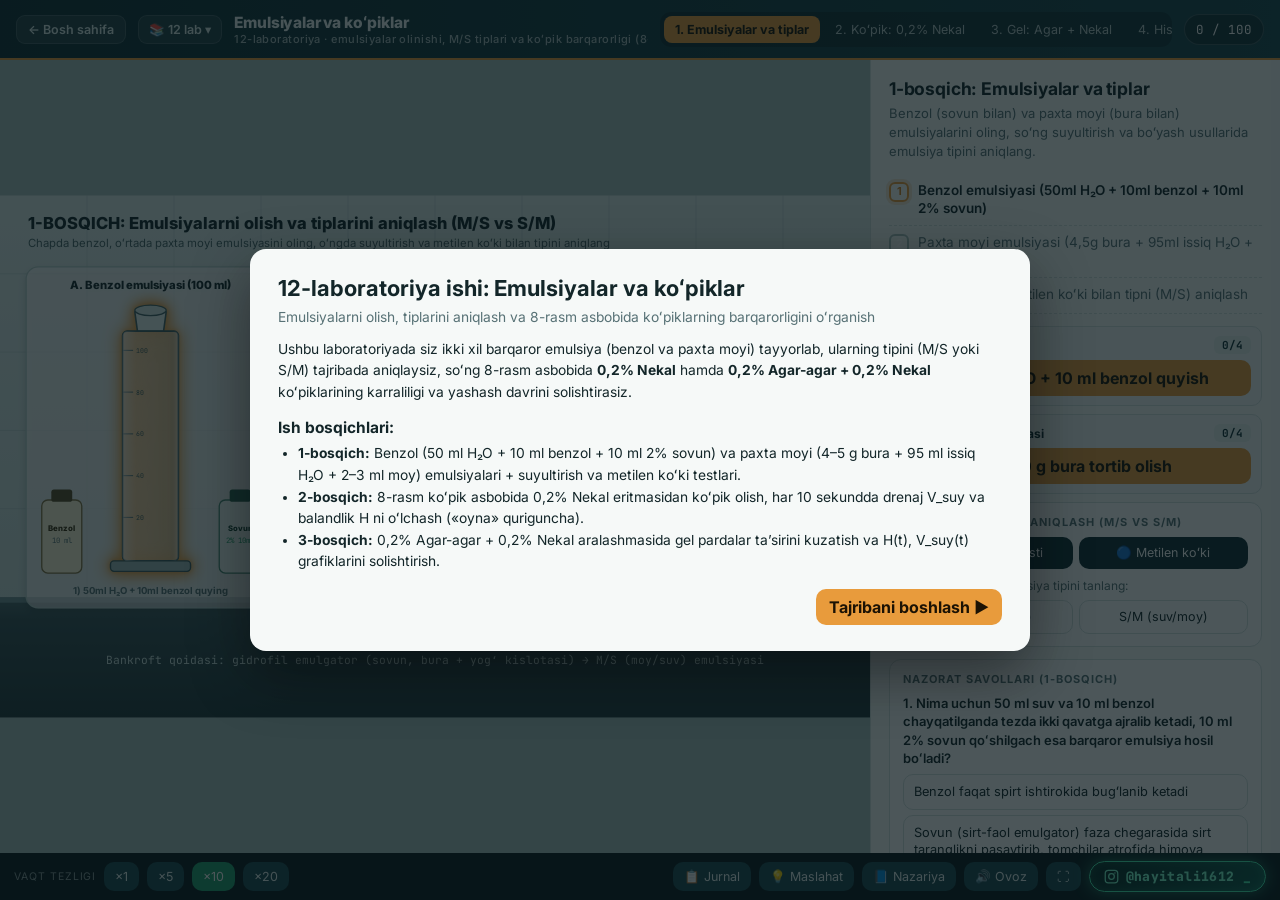
<file: labs/12-emulsiya-kopik.html>
<!doctype html>
<html lang="uz">
<head>
<meta charset="utf-8">
<meta name="viewport" content="width=device-width, initial-scale=1">
<meta name="author" content="Qayumov Hayitali">
<meta name="description" content="12-laboratoriya ishi: Benzol va paxta moyi emulsiyalarini olish, tiplarini aniqlash (M/S va S/M), 8-rasm asbobida 0,2% Nekal va 0,2% Agar-agar koʻpiklarining barqarorligi va karraliligini oʻrganish.">
<title>12-lab · Emulsiyalar va koʻpiklarning xossalari</title>
<link rel="stylesheet" href="../assets/lab-core.css?v=5">
<style>
.step-card{background:#f3f8f7;border:1px solid var(--line);border-radius:10px;padding:9px 10px;margin-bottom:8px}
.step-card h5{font-size:12px;color:var(--top);margin-bottom:6px;display:flex;justify-content:space-between;align-items:center}
.kpi-grid{display:grid;grid-template-columns:repeat(2,1fr);gap:6px;margin:8px 0}
.kpi{background:#f1f7f6;border:1px solid var(--line);border-radius:9px;padding:7px 9px}
.kpi small{display:block;font-size:10px;color:var(--muted);text-transform:uppercase;letter-spacing:.04em}
.kpi b{font-family:var(--mono);font-size:14.5px;color:var(--top)}
.legend-row{display:flex;gap:12px;font-size:11.5px;color:var(--muted);margin:4px 0 8px;flex-wrap:wrap}
.legend-dot{width:10px;height:10px;border-radius:50%;display:inline-block;margin-right:4px;vertical-align:middle}
</style>
</head>
<body>
<header class="lab-head">
  <a class="home-link" href="../index.html">← Bosh sahifa</a>
  <div class="lab-switch-wrap" id="labSwitchWrap"></div>
  <div class="brand">Emulsiyalar va koʻpiklar<small>12-laboratoriya · emulsiyalar olinishi, M/S tiplari va koʻpik barqarorligi (8-rasm)</small></div>
  <nav class="tabs" id="tabs"></nav>
  <div class="scorechip" id="chip">0 / 100</div>
</header>

<main class="lab-main">
  <div id="stageWrap">
    <svg id="scene" viewBox="0 0 1000 600" preserveAspectRatio="xMidYMid meet"></svg>
  </div>
  <aside id="panel"></aside>
</main>

<footer class="lab-foot">
  <span class="lbl">VAQT TEZLIGI</span>
  <button data-sp="1">×1</button>
  <button data-sp="5">×5</button>
  <button data-sp="10">×10</button>
  <button data-sp="20">×20</button>
  <span class="sp"></span>
  <button id="btnTable">📋 Jurnal</button>
  <button id="btnHint">💡 Maslahat</button>
  <button id="btnTheory">📘 Nazariya</button>
  <button id="btnSnd">🔊 Ovoz</button>
  <button id="btnFull">⛶</button>
  <a class="ig-credit" href="https://instagram.com/hayitali1612" target="_blank" rel="noopener noreferrer" title="Instagram: @hayitali1612">hayitali1612</a>
</footer>

<div id="toasts"></div>
<div id="modal"><div class="card" id="modalCard"></div></div>

<script src="../assets/lab-core.js?v=5"></script>
<script>
"use strict";
const LAB_ID = 12;
const { el, clamp, lerp, f1, shuf } = LabUI;

/* ============ KOʻPIK MODELLARI (8-rasm asbobi) ============ */
const FOAM_SPEC = {
  nekal: {
    name: "0,2% Nekal eritmasi",
    V0: 100,        // boshlangʻich koʻpik hajmi, ml
    H0: 20.0,       // boshlangʻich koʻpik ustuni balandligi, cm
    Vmax: 12.5,     // koʻpik ichidagi jami suyuqlik, ml => K0 = 100/12.5 = 8,0
    tauDrain: 32,   // drenaj xarakteristik vaqti, s
    tauLife: 120,   // "oyna" qurish vaqti (yashash davri), s
    logTimes: [0, 10, 20, 30, 40, 60, 80, 100, 120],
    color: "#d9534f"
  },
  agar: {
    name: "0,2% Agar-agar + 0,2% Nekal",
    V0: 100,
    H0: 20.0,
    Vmax: 16.0,     // qalinroq gel pardalar => K0 = 100/16.0 = 6,25
    tauDrain: 135,  // ~4x sekin drenaj
    tauLife: 360,   // 3x uzoq yashash davri
    logTimes: [0, 10, 20, 30, 40, 60, 90, 120, 180, 240, 300, 360],
    color: "#1f9d6b"
  }
};

function foamStateAt(kind, t) {
  const sp = FOAM_SPEC[kind];
  const tc = clamp(t, 0, sp.tauLife);
  const f = tc / sp.tauLife;
  // Ajralib chiqqan suyuqlik V_suy(t): boshida tez, keyin sekinlashadi
  const rawDrain = 1 - Math.exp(-tc / sp.tauDrain);
  const norm = 1 - Math.exp(-sp.tauLife / sp.tauDrain);
  const Vsuy = +(sp.Vmax * (rawDrain / norm)).toFixed(2);
  // Koʻpik balandligi H(t): barqarorlikka mos egri chiziq
  const H = +(sp.H0 * Math.max(0, 1 - Math.pow(f, kind === "agar" ? 1.45 : 1.25))).toFixed(1);
  const Vkopik = +(sp.V0 * (H / sp.H0)).toFixed(1);
  const VinFoam = Math.max(0, sp.Vmax - Vsuy);
  const K = VinFoam > 0.25 && Vkopik > 0.5 ? +(Vkopik / VinFoam).toFixed(1) : 0;
  return { t: Math.round(tc), Vsuy, H, Vkopik, VinFoam: +VinFoam.toFixed(2), K };
}

/* ============ SAVOLLAR ============ */
const STAGE_QS = {
  0: [
    {
      id: "s1q1",
      q: "Nima uchun 50 ml suv va 10 ml benzol chayqatilganda tezda ikki qavatga ajralib ketadi, 10 ml 2% sovun qoʻshilgach esa barqaror emulsiya hosil boʻladi?",
      opts: [
        "Sovun (sirt-faol emulgator) faza chegarasida sirt taranglikni pasaytirib, tomchilar atrofida himoya adsorbsion qavat hosil qiladi",
        "Sovun benzolni kimyoviy parchalab suvga aylantiradi",
        "Sovun suvning zichligini benzolnikidan kichik qilib qoʻyadi",
        "Benzol faqat spirt ishtirokida bugʻlanib ketadi"
      ],
      ok: 0
    },
    {
      id: "s1q2",
      q: "Emulsiya tomchisi suvda darhol tarqalib ketib, metilen koʻki bilan tashqi (uzluksiz) faza koʻk rangga boʻyalsa, bu emulsiya qaysi tipga mansub?",
      opts: [
        "1-turdagi toʻgʻri emulsiya — M/S (moy/suv)",
        "2-turdagi teskari emulsiya — S/M (suv/moy)",
        "Aerozol (gazdagi suyuqlik)",
        "Qattiq suspenziya"
      ],
      ok: 0
    }
  ],
  1: [
    {
      id: "s2q1",
      q: "8-rasmdagi koʻpik hosil qilish asbobida suvli silindr ichiga tushirilgan shisha nayning vazifasi nimadan iborat?",
      opts: [
        "Nayning suvga botish chuqurligi orqali sistemadagi havo bosimini doimiy qiymatda tartibga solib turish",
        "Koʻpikni sovutish va muzlatish",
        "Nekal konsentratsiyasini oʻlchash",
        "Yigʻgichdagi suyuqlikni bugʻlatish"
      ],
      ok: 0
    },
    {
      id: "s2q2",
      q: "Koʻpik karraliligi (K) va koʻpikning yashash davri (τ) qanday aniqlanadi?",
      opts: [
        "K = V_koʻpik / V_suy (koʻpik hajmining undagi suyuqlik hajmiga nisbati); τ — tajriba boshidan «oyna» quriguncha oʻtgan vaqt",
        "K = V_suy / V_koʻpik; τ — joʻmrak ochiq turgan vaqt",
        "K = H · P; τ — havo bosimi maksimal boʻlgan lahza",
        "K = m / V; τ — har 10 sekunddagi harorat farqi"
      ],
      ok: 0
    }
  ],
  2: [
    {
      id: "s3q1",
      q: "0,2% Nekal eritmasiga 0,2% Agar-agar qoʻshilganda koʻpikning yashash davri (τ) nega keskin ortadi?",
      opts: [
        "Agar-agar koʻpik pardalarida elastik gel strukturasi hosil qilib, suyuqlik drenajini (oqib tushishini) keskin sekinlashtiradi",
        "Agar-agar havo bosimini 3 baravar pasaytiradi",
        "Agar-agar nekal bilan gaz hosil qilib reaksiyaga kirishadi",
        "Agar-agar koʻpik pufakchalarini ogʻirlashtirib darhol choʻktiradi"
      ],
      ok: 0
    },
    {
      id: "s3q2",
      q: "0,2% Nekal va 0,2% Nekal + 0,2% Agar-agar koʻpiklarini solishtirganda qaysi xulosa toʻgʻri?",
      opts: [
        "Agar-agarli koʻpikda drenaj ancha sekin, pardalar qalinroq (K₀ biroz kichikroq) va «oyna» qurish vaqti τ bir necha baravar uzun",
        "Sof nekal koʻpigi agar-agarli koʻpikdan 3 marta barqarorroq",
        "Ikkala sistemada ham suyuqlik drenaji bir xil tezlikda boradi",
        "Agar-agar qoʻshilganda umuman koʻpik hosil boʻlmaydi"
      ],
      ok: 0
    }
  ]
};

const FINAL_QUIZ = [
  {
    id: "fq1",
    q: "Paxta moyi emulsiyasini olishda 4–5 g bura (Na₂B₄O₇·10H₂O) issiq suvda eritilganda nima sababdan barqaror emulsiya hosil boʻladi?",
    opts: [
      "Bura gidrolizlanib ishqoriy muhit hosil qiladi va paxta moyidagi erkin yogʻ kislotalari bilan tabiiy sovun (emulgator) beradi",
      "Bura paxta moyini suvda toʻliq eritib chin eritmaga aylantiradi",
      "Bura suvni kislotali qilib moy tomchilarini birlashtiradi",
      "Bura zichligi past boʻlgani uchun moy yuzasida suzib yuradi"
    ],
    ok: 0
  },
  {
    id: "fq2",
    q: "Bankroft qoidasiga koʻra, qaysi faza emulsiyaning dispers muhiti (tashqi fazasi) boʻladi?",
    opts: [
      "Emulgator qaysi fazada yaxshiroq erisa, oʻsha faza dispers muhit boʻladi (gidrofil sovun → M/S)",
      "Hajmi kichikroq boʻlgan faza doimo tashqi faza boʻladi",
      "Zichligi kichikroq suyuqlik doimo tashqi faza boʻladi",
      "Emulgator erimaydigan faza tashqi faza boʻladi"
    ],
    ok: 0
  },
  {
    id: "fq3",
    q: "Nekal kimyoviy tarkibiga koʻra qanday modda hisoblanadi?",
    opts: [
      "Butilsulfonaftalinning natriyli tuzi — anion sirt-faol koʻpik hosil qiluvchi",
      "Yuqori molekulyar polisaxarid (gel hosil qiluvchi)",
      "Anorganik elektrolit (natriy tetraborat)",
      "Qutbsiz uglevodorod erituvchi"
    ],
    ok: 0
  },
  {
    id: "fq4",
    q: "100 ml koʻpik ichida 12,5 ml suyuqlik mavjud boʻlsa, bu koʻpikning karraliligi K nechaga teng?",
    opts: [
      "K = 8,0",
      "K = 0,125",
      "K = 12,5",
      "K = 87,5"
    ],
    ok: 0
  },
  {
    id: "fq5",
    q: "Koʻpik yemirilishining (sinerezis) ikki asosiy mexanizmi qaysilar?",
    opts: [
      "Pardalardan suyuqlikning gravitatsion/kapillyar oqib tushishi (drenaj) va gazning kichik pufakchalardan kattalariga diffuziyasi + pardalar uzilishi",
      "Faqat atmosfera bosimining oʻzgarishi va quyosh nuri",
      "Koʻpikning kristallanishi va choʻkma tushishi",
      "Elektroforez va dializ jarayonlari"
    ],
    ok: 0
  }
];

/* ============ HOLAT (STATE) ============ */
function createInitialState() {
  return {
    stage: 0,
    speed: 10,
    // 1-bosqich: Emulsiyalar
    bzStep: 0,      // 0: boʻsh, 1: H2O+benzol quyildi, 2: chayqatildi (2 qavat), 3: +2% sovun, 4: barqaror emulsiya
    bzShakeT: 0,
    bzSepProg: 1,   // 0 (aralash) -> 1 (2 qavatga ajraldi)
    oilStep: 0,     // 0: boʻsh, 1: 4.5g bura tortildi, 2: 95ml issiq suvda eritildi, 3: +2.5ml paxta moyi, 4: barqaror emulsiya
    oilShakeT: 0,
    buraMass: 0,
    testDilute: false,
    testDye: false,
    typePicked: null, // 'MS' | 'SM'
    // 2-bosqich: 0,2% Nekal (8-rasm)
    nekal: {
      depth: 20,      // botirish chuqurligi cm H2O (12..28)
      pumpOn: false,
      valveOpen: false,
      flushed: false,
      fillProg: 0,    // 0..1 yigʻgich toʻlishi
      filled: false,
      measuring: false,
      done: false,
      time: 0,
      logs: []
    },
    // 3-bosqich: 0,2% Agar-agar + 0,2% Nekal
    agar: {
      dosed: false,
      depth: 20,
      pumpOn: false,
      valveOpen: false,
      flushed: false,
      fillProg: 0,
      filled: false,
      measuring: false,
      done: false,
      time: 0,
      logs: [],
      compared: false
    },
    ans: {},
    seed: 1268,
    t: 0
  };
}

let S = createInitialState();

/* ============ BALL HISOBLASH (100 BALL) ============ */
function total() {
  const bzPt = S.bzStep >= 4 ? 6 : (S.bzStep >= 2 ? 3 : 0);
  const oilPt = S.oilStep >= 4 ? 6 : (S.oilStep >= 2 ? 3 : 0);
  const tpPt = (S.testDilute ? 2 : 0) + (S.testDye ? 2 : 0) + (S.typePicked === "MS" ? 2 : 0);
  const p1 = bzPt + oilPt + tpPt; // 18

  const n = S.nekal;
  const p2 = (n.pumpOn || n.filled ? 2 : 0) + (n.valveOpen || n.filled ? 2 : 0) + (n.filled ? 4 : 0) + (n.done ? 8 : Math.min(6, Math.floor(n.logs.length * 0.7))); // 16

  const a = S.agar;
  const p3 = (a.dosed ? 3 : 0) + (a.filled ? 3 : 0) + (a.done ? 8 : Math.min(6, Math.floor(a.logs.length * 0.55))) + (a.compared ? 4 : 0); // 18

  const prac = p1 + p2 + p3; // 52
  let sq = 0;
  Object.values(STAGE_QS).flat().forEach(q => { if (S.ans[q.id] === q.ok) sq += 3; }); // 6*3 = 18
  let fq = 0;
  FINAL_QUIZ.forEach(q => { if (S.ans[q.id] === q.ok) fq += 6; }); // 5*6 = 30
  return { p1, p2, p3, prac, sq, fq, tot: prac + sq + fq };
}

function stageDone(i) {
  if (i === 0) return S.bzStep >= 4 && S.oilStep >= 4 && S.testDilute && S.testDye && S.typePicked === "MS";
  if (i === 1) return S.nekal.done;
  if (i === 2) return S.agar.done && S.agar.compared;
  if (i === 3) return FINAL_QUIZ.every(q => S.ans[q.id] !== undefined);
  return false;
}

const TABS = [
  "1. Emulsiyalar va tiplar",
  "2. Koʻpik: 0,2% Nekal",
  "3. Gel: Agar + Nekal",
  "4. Hisobot"
];

function renderTabs() {
  const sc = total();
  el("chip").textContent = `${sc.tot} / 100`;
  const isDone = stageDone(0) && stageDone(1) && stageDone(2);
  LabProgress.save(LAB_ID, sc.tot, isDone);

  el("tabs").innerHTML = TABS.map((t, i) => {
    const cls = (i === S.stage ? "cur " : "") + (stageDone(i) ? "done" : "");
    return `<button class="${cls}" data-st="${i}">${stageDone(i) ? "✓ " : ""}${t}</button>`;
  }).join("");
  el("tabs").querySelectorAll("button").forEach(b => {
    b.onclick = () => {
      const idx = +b.dataset.st;
      if (idx === 2 && !S.nekal.done) {
        LabUI.toast("Avval 2-bosqichda 0,2% Nekal koʻpigi tajribasini yakunlang (taqqoslash uchun kerak)!", "warn");
        SFX.play("warn");
        return;
      }
      SFX.play("click");
      S.stage = idx;
      renderAll();
    };
  });
}

/* ============ 1-BOSQICH HARAKATLARI ============ */
function bzAction() {
  if (S.bzStep === 0) {
    S.bzStep = 1; S.bzSepProg = 1;
    SFX.play("pour");
    LabUI.toast("Silindrga 50 ml H₂O va 10 ml benzol quyildi. Endi qattiq chayqating!", "");
  } else if (S.bzStep === 1) {
    S.bzStep = 2; S.bzShakeT = 1.25; S.bzSepProg = 0;
    SFX.play("shake");
    LabUI.toast("Chayqatildi — lekin emulgatorsiz benzol tezda yana 2 qavatga ajralib ketadi!", "warn");
  } else if (S.bzStep === 2) {
    S.bzStep = 3;
    SFX.play("pipette");
    LabUI.toast("10 ml 2% sovun eritmasi (emulgator) qoʻshildi. Endi yana qattiq chayqating!", "");
  } else if (S.bzStep === 3) {
    S.bzStep = 4; S.bzShakeT = 1.3;
    SFX.play("shake");
    setTimeout(() => SFX.play("ok"), 600);
    LabUI.toast("Sutdek barqaror benzol emulsiyasi (M/S) hosil boʻldi!", "ok");
  }
  renderAll();
}

function oilAction() {
  if (S.oilStep === 0) {
    SFX.play("weigh");
    S.oilStep = 1;
    S.buraMass = 4.50;
    LabUI.toast("Analitik tarozida 4,50 g kristallik bura (Na₂B₄O₇·10H₂O) tortib olindi.", "ok");
  } else if (S.oilStep === 1) {
    SFX.play("heat");
    S.oilStep = 2;
    LabUI.toast("4,50 g bura 95 ml isitilgan distillangan suvda toʻliq eritildi va silindrga quyildi.", "");
  } else if (S.oilStep === 2) {
    SFX.play("pipette");
    S.oilStep = 3;
    LabUI.toast("5 ml li pipetka bilan 2,5 ml paxta moyi qoʻshildi. Endi qattiq chayqating!", "");
  } else if (S.oilStep === 3) {
    SFX.play("shake");
    S.oilStep = 4; S.oilShakeT = 1.3;
    setTimeout(() => SFX.play("ok"), 600);
    LabUI.toast("Paxta moyining barqaror emulsiyasi hosil boʻldi!", "ok");
  }
  renderAll();
}

function runDiluteTest() {
  if (S.bzStep < 4 && S.oilStep < 4) {
    LabUI.toast("Avval kamida bitta barqaror emulsiya hosil qiling!", "warn"); SFX.play("warn"); return;
  }
  SFX.play("drip");
  S.testDilute = true;
  LabUI.toast("Suyultirish testi: tomchi suvda darhol tarqaldi, moyda esa dumaloq tomchi boʻlib qoldi!", "ok");
  renderAll();
}

function runDyeTest() {
  if (S.bzStep < 4 && S.oilStep < 4) {
    LabUI.toast("Avval kamida bitta barqaror emulsiya hosil qiling!", "warn"); SFX.play("warn"); return;
  }
  SFX.play("drip");
  S.testDye = true;
  LabUI.toast("Metilen koʻki testi: suvda eruvchan boʻyoq tashqi (uzluksiz) fazani koʻk rangga boʻyadi!", "ok");
  renderAll();
}

function pickType(tp) {
  if (!S.testDilute && !S.testDye) {
    LabUI.toast("Avval suyultirish yoki metilen koʻki testini oʻtkazing!", "warn"); SFX.play("warn"); return;
  }
  S.typePicked = tp;
  if (tp === "MS") {
    SFX.play("ok");
    LabUI.toast("Toʻgʻri! Ikkala emulsiya ham M/S (moy/suv) — 1-turdagi toʻgʻri emulsiya!", "ok");
  } else {
    SFX.play("err");
    LabUI.toast("Notoʻgʻri! Tomchi suvda tarqaldi va tashqi faza metilen koʻki bilan boʻyaldi — demak tashqi faza SUV (M/S)!", "err");
  }
  renderAll();
}

/* ============ 2- VA 3-BOSQICH (KOʻPIK ASBOBI) HARAKATLARI ============ */
function activeFoamObj() { return S.stage === 1 ? S.nekal : S.agar; }
function activeFoamKind() { return S.stage === 1 ? "nekal" : "agar"; }

function doseAgarMixture() {
  if (S.agar.dosed) return;
  SFX.play("pour");
  S.agar.dosed = true;
  LabUI.toast("Oʻlchov dozator yordamida 0,2% agar-agar + 0,2% nekal aralashmasi tayyorlanib silindrga quyildi.", "ok");
  renderAll();
}

function togglePump() {
  const f = activeFoamObj();
  if (S.stage === 2 && !f.dosed) {
    LabUI.toast("Avval oʻlchov dozatorda 0,2% agar-agar + 0,2% nekal eritmasini silindrga quying!", "warn");
    SFX.play("warn"); return;
  }
  if (f.filled) return;
  f.pumpOn = !f.pumpOn;
  SFX.play(f.pumpOn ? "vacuum" : "click");
  if (f.pumpOn) LabUI.toast(`Havo puflagich yoqildi! Bosim ${f.depth} cm H₂O darajasida barqarorlashdi.`, "");
  renderAll();
}

function openValveAndFill() {
  const f = activeFoamObj();
  if (!f.pumpOn) { LabUI.toast("Avval havo puflagichni yoqib, doimiy bosim hosil qiling!", "warn"); SFX.play("warn"); return; }
  if (f.filled) return;
  f.valveOpen = true;
  f.flushed = true;
  SFX.play("bubble");
  LabUI.toast("Joʻmrak ochildi: dastlabki notekis koʻpik chiqarib yuborilib, yigʻgich 100 ml belgisigacha toʻldirilmoqda!", "");
  renderAll();
}

function startFoamDrainage() {
  const f = activeFoamObj();
  const kind = activeFoamKind();
  if (!f.filled) { LabUI.toast("Avval yigʻgichni 100 ml belgisigacha koʻpik bilan toʻldiring!", "warn"); SFX.play("warn"); return; }
  if (f.done) return;
  f.pumpOn = false;
  f.valveOpen = false;
  f.measuring = !f.measuring;
  if (f.measuring && f.logs.length === 0) {
    f.logs.push(foamStateAt(kind, 0));
    SFX.play("beep");
    LabUI.toast("Havo berish toʻxtatildi! Har 10 sekundda V_suy va H oʻlchanmoqda («oyna» quriguncha).", "");
  } else {
    SFX.play("click");
  }
  renderAll();
}

function answerQ(qid, chosen, correct) {
  if (S.ans[qid] !== undefined) return;
  S.ans[qid] = chosen;
  if (chosen === correct) { SFX.play("ok"); LabUI.toast("Toʻgʻri javob!", "ok", 2200); }
  else { SFX.play("err"); LabUI.toast("Notoʻgʻri. Nazariya boʻlimini koʻring.", "err", 2800); }
  renderAll();
}

/* ============ SVG SAHNA CHIZISH ============ */
function renderSVG() {
  const svg = el("scene");
  let defs = `<defs>
    <linearGradient id="bgW" x1="0" y1="0" x2="0" y2="1">
      <stop offset="0%" stop-color="#dfecea"/><stop offset="100%" stop-color="#c4d8d5"/>
    </linearGradient>
    <linearGradient id="bench" x1="0" y1="0" x2="0" y2="1">
      <stop offset="0%" stop-color="#4e696d"/><stop offset="18%" stop-color="#375155"/><stop offset="100%" stop-color="#22383b"/>
    </linearGradient>
    <linearGradient id="gShine" x1="0" y1="0" x2="1" y2="0">
      <stop offset="0%" stop-color="#fff" stop-opacity=".55"/>
      <stop offset="24%" stop-color="#fff" stop-opacity=".06"/>
      <stop offset="84%" stop-color="#0f2e33" stop-opacity=".07"/>
      <stop offset="100%" stop-color="#fff" stop-opacity=".35"/>
    </linearGradient>
    <linearGradient id="waterGrad" x1="0" y1="0" x2="0" y2="1">
      <stop offset="0%" stop-color="#87d8ee" stop-opacity=".62"/><stop offset="100%" stop-color="#3da0c2" stop-opacity=".75"/>
    </linearGradient>
    <linearGradient id="agarGrad" x1="0" y1="0" x2="0" y2="1">
      <stop offset="0%" stop-color="#9fe0c3" stop-opacity=".72"/><stop offset="100%" stop-color="#47a885" stop-opacity=".82"/>
    </linearGradient>
    <filter id="sh" x="-10%" y="-10%" width="120%" height="125%">
      <feDropShadow dx="0" dy="4" stdDeviation="4.5" flood-color="#0d2326" flood-opacity=".22"/>
    </filter>
  </defs>`;

  let body = `
    <rect width="1000" height="600" fill="url(#bgW)"/>
    <g opacity=".2" stroke="#6c8b8f" stroke-width="1">
      ${[100,200,300,400,500,600,700,800,900].map(x=>`<line x1="${x}" y1="0" x2="${x}" y2="462"/>`).join("")}
      ${[90,180,270,360].map(y=>`<line x1="0" y1="${y}" x2="1000" y2="${y}"/>`).join("")}
    </g>
    <rect x="0" y="462" width="1000" height="138" fill="url(#bench)"/>
    <rect x="0" y="462" width="1000" height="6" fill="#6f9094"/>
  `;

  if (S.stage === 0) body += drawStage1();
  else if (S.stage === 1) body += drawFoamApparatus("nekal");
  else if (S.stage === 2) body += drawFoamApparatus("agar");
  else body += drawStage4();

  svg.innerHTML = defs + body;
  bindStageClicks();
}

function drawStage1() {
  const bzDx = S.bzShakeT > 0 ? Math.sin(S.t * 46) * 10 * S.bzShakeT : 0;
  const oilDx = S.oilShakeT > 0 ? Math.sin(S.t * 46) * 10 * S.oilShakeT : 0;

  let s = `<text x="32" y="38" fill="#132629" font-size="19" font-weight="800">1-BOSQICH: Emulsiyalarni olish va tiplarini aniqlash (M/S vs S/M)</text>
    <text x="32" y="59" fill="#476366" font-size="13">Chapda benzol, oʻrtada paxta moyi emulsiyasini oling, oʻngda suyultirish va metilen koʻki bilan tipini aniqlang</text>`;

  /* --- ZONA A: BENZOL EMULSIYASI --- */
  s += `<g transform="translate(30, 82)" filter="url(#sh)">
    <rect x="0" y="0" width="286" height="392" rx="14" fill="rgba(255,255,255,.58)" stroke="#b3cac7" stroke-width="1.5"/>
    <text x="143" y="25" text-anchor="middle" font-size="13" font-weight="800" fill="#132629">A. Benzol emulsiyasi (100 ml)</text>

    <!-- Reagent shishachalari -->
    <g transform="translate(18, 250)">
      <rect x="0" y="18" width="46" height="84" rx="7" fill="#fff7d6" stroke="#857444" stroke-width="1.5"/>
      <rect x="11" y="6" width="24" height="14" rx="3" fill="#5b4d2a"/>
      <text x="23" y="54" text-anchor="middle" font-size="9" font-weight="800" fill="#3a2e10">Benzol</text>
      <text x="23" y="68" text-anchor="middle" font-size="8.5" font-family="var(--mono)" fill="#587276">10 ml</text>
    </g>
    <g transform="translate(222, 250)">
      <rect x="0" y="18" width="48" height="84" rx="7" fill="#eef9f5" stroke="#4c8c78" stroke-width="1.5"/>
      <rect x="12" y="6" width="24" height="14" rx="3" fill="#2c6352"/>
      <text x="24" y="54" text-anchor="middle" font-size="8.8" font-weight="800" fill="#114032">Sovun</text>
      <text x="24" y="68" text-anchor="middle" font-size="8.5" font-family="var(--mono)" fill="#1f9d6b">2% 10ml</text>
    </g>

    <!-- 100 ml tiqinli oʻlchov silindri -->
    <g class="clk ${S.bzStep < 4 ? "glow" : ""}" data-act="bzCyl" transform="translate(${143 + bzDx}, 66)">
      <!-- Silliqlangan shisha tiqin -->
      <path d="M-18 -14 L18 -14 L15 8 L-15 8 Z" fill="#e6f2f0" stroke="#456569" stroke-width="1.8"/>
      <ellipse cx="0" cy="-16" rx="18" ry="6" fill="#d3e6e3" stroke="#456569" stroke-width="1.5"/>
      <!-- Silindr tanasi -->
      <rect x="-32" y="8" width="64" height="264" rx="5" fill="rgba(255,255,255,.35)" stroke="#3c5c60" stroke-width="2"/>
      <rect x="-46" y="272" width="92" height="12" rx="4" fill="#9eb8b6" stroke="#3c5c60" stroke-width="1.6"/>
      <!-- Suyuqlik holatlari -->
      ${S.bzStep === 1 || S.bzStep === 2 || S.bzStep === 3 ? (() => {
        const sep = S.bzSepProg;
        if (sep < 0.35) {
          return `<rect x="-29" y="122" width="58" height="148" fill="rgba(235,238,220,.88)"/>
            ${Array.from({length:16},(_,k)=>`<circle cx="${-20+(k*17)%40}" cy="${135+(k*29)%125}" r="3.5" fill="#f7e38b" opacity=".8"/>`).join("")}`;
        }
        return `
          <rect x="-29" y="148" width="58" height="122" fill="url(#waterGrad)"/>
          <rect x="-29" y="122" width="58" height="26" fill="rgba(246,226,132,.85)"/>
          <line x1="-29" y1="148" x2="29" y2="148" stroke="#9e8528" stroke-width="1.6"/>
          <text x="0" y="139" text-anchor="middle" font-size="8.5" font-weight="700" fill="#5e4b08">Benzol</text>
          <text x="0" y="216" text-anchor="middle" font-size="9" font-weight="700" fill="#0d3b4d">H₂O (50 ml)</text>
          ${S.bzStep === 3 ? `<rect x="-29" y="100" width="58" height="22" fill="rgba(166,232,208,.75)"/><text x="0" y="114" text-anchor="middle" font-size="8" font-weight="700" fill="#0f4c38">+Sovun</text>` : ""}
        `;
      })() : ""}
      ${S.bzStep >= 4 ? `
        <rect x="-29" y="100" width="58" height="170" fill="#f9fbf8"/>
        ${Array.from({length:24},(_,k)=>`<circle cx="${-22+(k*19)%44}" cy="${110+(k*31)%150}" r="${2.2+(k%3)*0.7}" fill="#e6ebd5" stroke="#c8d4be" stroke-width=".6"/>`).join("")}
        <text x="0" y="190" text-anchor="middle" font-size="9.5" font-weight="800" fill="#1b484f">BARQAROR</text>
        <text x="0" y="203" text-anchor="middle" font-size="8.8" fill="#1f9d6b">EMULSIYA</text>
      ` : ""}
      <!-- Shkala belgilari -->
      ${[20,40,60,80,100].map(v => {
        const yy = 270 - v * 2.4;
        return `<line x1="-32" y1="${yy}" x2="-20" y2="${yy}" stroke="#355256" stroke-width="1.2"/>
                <text x="-17" y="${yy+3}" font-size="7.5" font-family="var(--mono)" fill="#355256">${v}</text>`;
      }).join("")}
      <rect x="-32" y="8" width="64" height="264" rx="5" fill="url(#gShine)"/>
    </g>
    <text x="143" y="376" text-anchor="middle" font-size="11" font-weight="700" fill="${S.bzStep>=4?"#1f9d6b":"#587276"}">${
      S.bzStep===0 ? "1) 50ml H₂O + 10ml benzol quying"
      : S.bzStep===1 ? "2) Qattiq chayqating"
      : S.bzStep===2 ? "2 qavatga ajraldi! +10ml sovun qoʻshing"
      : S.bzStep===3 ? "4) Qayta chayqating"
      : "✓ Barqaror sutdek benzol emulsiyasi"
    }</text>
  </g>`;

  /* --- ZONA B: PAXTA MOYI EMULSIYASI --- */
  s += `<g transform="translate(338, 82)" filter="url(#sh)">
    <rect x="0" y="0" width="320" height="392" rx="14" fill="rgba(255,255,255,.58)" stroke="#b3cac7" stroke-width="1.5"/>
    <text x="160" y="25" text-anchor="middle" font-size="13" font-weight="800" fill="#132629">B. Paxta moyi emulsiyasi (Bura + 95 ml H₂O)</text>

    <!-- Kichik analitik tarozi + isitgich chapda -->
    <g transform="translate(16, 70)">
      <rect x="0" y="54" width="118" height="62" rx="8" fill="#eef5f4" stroke="#7d9895" stroke-width="1.6"/>
      <rect x="12" y="65" width="94" height="28" rx="5" fill="#0d2529"/>
      <text x="59" y="85" text-anchor="middle" fill="#77f5be" font-size="15" font-weight="700" font-family="var(--mono)">${f1(S.buraMass,2)} g</text>
      <text x="59" y="108" text-anchor="middle" fill="#4b686b" font-size="9" font-weight="700">BURA (4–5 g)</text>
      <rect x="26" y="44" width="66" height="8" rx="3" fill="#9fb6b4"/>
      ${S.oilStep >= 1 ? `<path d="M36 44 Q59 24 82 44 Z" fill="#ffffff" stroke="#c7d6d4"/>` : ""}
    </g>

    <!-- Isitgich va 95 ml kolba -->
    <g transform="translate(18, 218)">
      <rect x="4" y="102" width="112" height="26" rx="6" fill="#2c4448"/>
      <rect x="18" y="96" width="84" height="7" rx="3" fill="${S.oilStep===2 ? "#ff7d3b" : "#6b8588"}"/>
      <path d="M44 26 L76 26 L98 94 Q100 98 92 98 L28 98 Q20 98 22 94 Z" fill="rgba(255,255,255,.45)" stroke="#3c5c60" stroke-width="1.8"/>
      <path d="M33 56 L87 56 L96 94 L24 94 Z" fill="${S.oilStep>=2 ? "rgba(180,235,245,.82)" : "rgba(135,216,238,.55)"}"/>
      <text x="60" y="82" text-anchor="middle" font-size="9" font-weight="700" fill="#132629">95 ml H₂O</text>
      ${S.oilStep===2 ? `<text x="60" y="18" text-anchor="middle" font-size="9.5" font-weight="700" fill="#d15b24">🔥 Isitilmoqda</text>` : ""}
    </g>

    <!-- 100 ml oʻlchov silindri oʻngda -->
    <g class="clk ${S.oilStep < 4 ? "glow" : ""}" data-act="oilCyl" transform="translate(${224 + oilDx}, 66)">
      <path d="M-18 -14 L18 -14 L15 8 L-15 8 Z" fill="#e6f2f0" stroke="#456569" stroke-width="1.8"/>
      <ellipse cx="0" cy="-16" rx="18" ry="6" fill="#d3e6e3" stroke="#456569" stroke-width="1.5"/>
      <rect x="-32" y="8" width="64" height="264" rx="5" fill="rgba(255,255,255,.35)" stroke="#3c5c60" stroke-width="2"/>
      <rect x="-46" y="272" width="92" height="12" rx="4" fill="#9eb8b6" stroke="#3c5c60" stroke-width="1.6"/>
      ${S.oilStep === 2 ? `
        <rect x="-29" y="48" width="58" height="222" fill="rgba(165,228,242,.75)"/>
        <text x="0" y="164" text-anchor="middle" font-size="9" font-weight="700" fill="#0d3b4d">Bura eritmasi</text>
        <text x="0" y="178" text-anchor="middle" font-size="8.5" fill="#1b484f">95 ml</text>
      ` : ""}
      ${S.oilStep === 3 ? `
        <rect x="-29" y="54" width="58" height="216" fill="rgba(165,228,242,.75)"/>
        <rect x="-29" y="42" width="58" height="12" fill="#e8b838"/>
        <text x="0" y="37" text-anchor="middle" font-size="8.5" font-weight="700" fill="#9c6f06">+2,5 ml moy</text>
      ` : ""}
      ${S.oilStep >= 4 ? `
        <rect x="-29" y="42" width="58" height="228" fill="#fdf3d2"/>
        ${Array.from({length:24},(_,k)=>`<circle cx="${-22+(k*17)%44}" cy="${56+(k*29)%200}" r="${2.2+(k%3)*0.6}" fill="#f0d27a" opacity=".75"/>`).join("")}
        <text x="0" y="156" text-anchor="middle" font-size="9.5" font-weight="800" fill="#6b4b06">PAXTA MOYI</text>
        <text x="0" y="170" text-anchor="middle" font-size="8.8" font-weight="700" fill="#1f9d6b">BARQAROR M/S</text>
      ` : ""}
      <rect x="-32" y="8" width="64" height="264" rx="5" fill="url(#gShine)"/>
    </g>
    <text x="160" y="376" text-anchor="middle" font-size="11" font-weight="700" fill="${S.oilStep>=4?"#1f9d6b":"#587276"}">${
      S.oilStep===0 ? "1) 4,5 g bura tortib oling"
      : S.oilStep===1 ? "2) 95 ml issiq suvda eriting"
      : S.oilStep===2 ? "3) 2,5 ml paxta moyi qoʻshing"
      : S.oilStep===3 ? "4) Qattiq chayqating"
      : "✓ Barqaror paxta moyi emulsiyasi"
    }</text>
  </g>`;

  /* --- ZONA C: EMULSIYA TIPINI ANIQLASH --- */
  const readyTest = S.bzStep >= 4 || S.oilStep >= 4;
  s += `<g transform="translate(680, 82)" filter="url(#sh)">
    <rect x="0" y="0" width="290" height="392" rx="14" fill="rgba(255,255,255,.58)" stroke="#b3cac7" stroke-width="1.5"/>
    <text x="145" y="25" text-anchor="middle" font-size="13" font-weight="800" fill="#132629">C. Emulsiya tipini aniqlash</text>

    <!-- 1. Suyultirish testi (2 ta soat oynasi: SUV va MOY) -->
    <g class="clk ${readyTest && !S.testDilute ? "glow" : ""}" data-act="testDilute" transform="translate(18, 44)">
      <rect x="0" y="0" width="254" height="132" rx="10" fill="#ffffff" stroke="#d4e1df"/>
      <text x="127" y="18" text-anchor="middle" font-size="11" font-weight="700" fill="#1b484f">1. Suyultirish usuli (tomchi testi)</text>
      <!-- Suvli chashka -->
      <circle cx="68" cy="76" r="40" fill="#d7f2fa" stroke="#5aa9c2" stroke-width="2"/>
      <text x="68" y="126" text-anchor="middle" font-size="10" font-weight="700" fill="#132629">Suv yuzasi</text>
      ${S.testDilute ? `
        <circle cx="68" cy="76" r="${24 + Math.sin(S.t*3)*3}" fill="rgba(255,255,255,.78)" stroke="#92c9db" stroke-dasharray="3 2"/>
        <circle cx="68" cy="76" r="33" fill="none" stroke="rgba(255,255,255,.65)" stroke-width="4"/>
        <text x="68" y="79" text-anchor="middle" font-size="9" font-weight="800" fill="#1f9d6b">Tarqaldi!</text>
      ` : `<text x="68" y="79" text-anchor="middle" font-size="9.5" fill="#587276">Tomizing</text>`}

      <!-- Moyli chashka -->
      <circle cx="186" cy="76" r="40" fill="#faebba" stroke="#c9a538" stroke-width="2"/>
      <text x="186" y="126" text-anchor="middle" font-size="10" font-weight="700" fill="#132629">Moy yuzasi</text>
      ${S.testDilute ? `
        <circle cx="186" cy="76" r="10" fill="#ffffff" stroke="#999" stroke-width="1.5"/>
        <text x="186" y="102" text-anchor="middle" font-size="8.5" font-weight="700" fill="#9c5a00">Tomchi qoldi</text>
      ` : `<text x="186" y="79" text-anchor="middle" font-size="9.5" fill="#7d641f">Tomizing</text>`}
    </g>

    <!-- 2. Boʻyash testi (Metilen koʻki mikroskop koʻrinishi) -->
    <g class="clk ${readyTest && !S.testDye ? "glow" : ""}" data-act="testDye" transform="translate(18, 190)">
      <rect x="0" y="0" width="254" height="178" rx="10" fill="#ffffff" stroke="#d4e1df"/>
      <text x="127" y="18" text-anchor="middle" font-size="11" font-weight="700" fill="#1b484f">2. Metilen koʻki (mikroskop ×200)</text>
      <circle cx="127" cy="94" r="62" fill="${S.testDye ? "#2578d4" : "#eef4f3"}" stroke="#1b484f" stroke-width="3"/>
      ${S.testDye ? `
        <!-- Boʻyalmagan moy/benzol tomchilari koʻk suvli muhit ichida -->
        ${[[100,72,12],[144,68,9],[124,104,15],[156,108,11],[92,114,10],[126,64,8],[108,132,8],[146,134,7]].map(([cx,cy,r]) =>
          `<circle cx="${cx + Math.sin(S.t*2+cx)*1.5}" cy="${cy + Math.cos(S.t*2+cy)*1.5}" r="${r}" fill="#fffdf2" stroke="#184e8c" stroke-width="1.2"/>`
        ).join("")}
        <text x="127" y="170" text-anchor="middle" font-size="10" font-weight="800" fill="#1f9d6b">Tashqi faza KOʻK (Suv) → M/S!</text>
      ` : `<text x="127" y="98" text-anchor="middle" font-size="10.5" fill="#587276">Metilen koʻki tomizing</text>`}
    </g>
  </g>`;

  s += `<text x="500" y="538" text-anchor="middle" fill="#cbe0dd" font-size="13" font-family="var(--mono)">Bankroft qoidasi: gidrofil emulgator (sovun, bura + yogʻ kislotasi) → M/S (moy/suv) emulsiyasi</text>`;
  return s;
}

function drawFoamApparatus(kind) {
  const isAgar = kind === "agar";
  const f = isAgar ? S.agar : S.nekal;
  const sp = FOAM_SPEC[kind];
  const st = f.filled ? foamStateAt(kind, f.time) : { t: 0, Vsuy: 0, H: sp.H0 * f.fillProg, Vkopik: sp.V0 * f.fillProg, VinFoam: 0, K: 0 };
  const pressP = f.pumpOn ? f.depth : 0;
  const manDiff = pressP * 2.2; // px shift in U-manometer

  let s = `<text x="30" y="36" fill="#132629" font-size="18.5" font-weight="800">${isAgar ? "3-BOSQICH: Gel strukturasi — 0,2% Agar-agar + 0,2% Nekal (8-rasm)" : "2-BOSQICH: Koʻpik hosil qilish asbobi (8-rasm) — 0,2% Nekal"}</text>
    <text x="30" y="57" fill="#476366" font-size="12.8">${isAgar ? "0,2% agar-agar qoʻshilishi koʻpik pardalariga gel strukturasi berib, drenajni sekinlashtiradi va yashash davrini oshiradi" : "Doimiy havo bosimi oʻrnating, joʻmrakni ochib yigʻgichni 100 ml gacha toʻldiring va «oyna» quriguncha V_suy va H ni oʻlchang"}</text>`;

  // Barcha ulovchi shisha/rezina naylar (orqa qatlam)
  s += `<g fill="none" stroke="#3c5e62" stroke-width="5" stroke-linecap="round" stroke-linejoin="round">
    <!-- Puflagich -> T-ulagich -> Bosim silindri -->
    <path d="M128 332 L180 332 L180 148 L228 148 L228 ${248 + f.depth * 4.5}"/>
    <!-- T-ulagich -> U-manometr -->
    <path d="M180 148 L345 148 L345 210"/>
    <!-- T-ulagich -> Gʻovak silindr (tiqin chap teshigi) -->
    <path d="M345 148 L480 148 L480 385"/>
    <!-- Gʻovak silindr (oʻng teshik) -> Joʻmrak -> Yigʻgich -->
    <path d="M518 205 L518 148 L718 148 L718 192"/>
  </g>`;
  // Nay ichidagi havo oqimi animatsiyasi
  if (f.pumpOn) {
    s += `<g fill="none" stroke="#6ee7ff" stroke-width="2.2" stroke-dasharray="6 7" stroke-dashoffset="${-S.t * 95}">
      <path d="M128 332 L180 332 L180 148 L480 148 L480 385"/>
      ${f.valveOpen ? `<path d="M518 205 L518 148 L718 148 L718 192"/>` : ""}
    </g>`;
  }

  /* 1. HAVO PUFLAGICH */
  const vib = f.pumpOn ? Math.sin(S.t * 45) * 1.6 : 0;
  s += `<g class="clk ${!f.pumpOn && !f.filled ? "glow" : ""}" data-act="togglePump" transform="translate(${32 + vib}, 296)" filter="url(#sh)">
    <rect x="0" y="0" width="98" height="106" rx="14" fill="#1b484f" stroke="#0f2e33" stroke-width="2"/>
    <circle cx="49" cy="44" r="24" fill="#0d2529" stroke="#75b5ae" stroke-width="2"/>
    <g transform="translate(49, 44) rotate(${f.pumpOn ? (S.t * 480) % 360 : 0})">
      <line x1="-16" y1="0" x2="16" y2="0" stroke="#e89b3c" stroke-width="4" stroke-linecap="round"/>
      <line x1="0" y1="-16" x2="0" y2="16" stroke="#e89b3c" stroke-width="4" stroke-linecap="round"/>
      <circle cx="0" cy="0" r="5" fill="#fff"/>
    </g>
    <text x="49" y="84" text-anchor="middle" fill="#edf6f5" font-size="10" font-weight="700">1. Havo</text>
    <text x="49" y="97" text-anchor="middle" fill="${f.pumpOn ? "#77f5be" : "#e89b3c"}" font-size="9.5" font-weight="700">${f.pumpOn ? "● YONIQ" : "PUFLAGICH"}</text>
  </g>`;

  /* 2. BOSIMNI TARTIBGA SOLUVCHI SILINDR */
  const tubeBottomY = 248 + f.depth * 4.5;
  s += `<g transform="translate(188, 212)" filter="url(#sh)">
    <rect x="0" y="0" width="80" height="236" rx="6" fill="rgba(255,255,255,.38)" stroke="#3e5e62" stroke-width="2"/>
    <rect x="3" y="42" width="74" height="191" fill="url(#waterGrad)"/>
    <!-- Suv ichiga botirilgan nay -->
    <rect x="37" y="-20" width="6" height="${tubeBottomY - 212 + 20}" fill="#dff3f0" stroke="#3c5e62" stroke-width="1.3"/>
    <!-- Ortiqcha havo pufakchalari (bosim stabilizatsiyasi) -->
    ${f.pumpOn ? Array.from({length: 6}, (_, k) => {
      const py = tubeBottomY - 212 - ((S.t * 95 + k * 28) % Math.max(20, tubeBottomY - 254));
      return `<circle cx="${40 + Math.sin(S.t*6 + k)*8}" cy="${py}" r="${3.2 + (k%2)}" fill="#fff" opacity=".82"/>`;
    }).join("") : ""}
    <rect x="0" y="0" width="80" height="236" rx="6" fill="url(#gShine)"/>
    <text x="40" y="254" text-anchor="middle" font-size="10" font-weight="800" fill="#132629">2. Bosim</text>
    <text x="40" y="267" text-anchor="middle" font-size="9.5" font-family="var(--mono)" fill="#1b484f">h = ${f.depth} cm</text>
  </g>`;

  /* 3. U-SHAKLLI MANOMETR */
  s += `<g transform="translate(328, 206)" filter="url(#sh)">
    <rect x="0" y="0" width="76" height="238" rx="9" fill="#f7fbfa" stroke="#99b3b0" stroke-width="1.5"/>
    <!-- U-trubka -->
    <path d="M22 14 L22 192 Q22 214 38 214 Q54 214 54 192 L54 14" fill="none" stroke="#456569" stroke-width="12" stroke-linecap="round"/>
    <path d="M22 14 L22 192 Q22 214 38 214 Q54 214 54 192 L54 14" fill="none" stroke="#eaf5f4" stroke-width="8" stroke-linecap="round"/>
    <!-- Suyuqlik ustuni (manometr) -->
    <path d="M22 ${120 + manDiff*0.5} L22 192 Q22 214 38 214 Q54 214 54 192 L54 ${120 - manDiff*0.5}" fill="none" stroke="#e0533c" stroke-width="7"/>
    <text x="38" y="256" text-anchor="middle" font-size="10" font-weight="800" fill="#132629">3. Manometr</text>
    <text x="38" y="269" text-anchor="middle" font-size="9.5" font-family="var(--mono)" fill="#d64545">ΔP=${pressP} cm</text>
  </g>`;

  /* 4. GʻOVAK SHISHA PLASTINKALI KOʻPIK SILINDRI */
  const hasSol = !isAgar || f.dosed;
  s += `<g transform="translate(446, 198)" filter="url(#sh)">
    <!-- Ikki teshikli rezina tiqin -->
    <path d="M12 -4 L96 -4 L90 20 L18 20 Z" fill="#4f3b31" stroke="#2e211b" stroke-width="1.6"/>
    <!-- Silindr -->
    <rect x="10" y="18" width="88" height="234" rx="8" fill="rgba(255,255,255,.4)" stroke="#3e5e62" stroke-width="2"/>
    <!-- Gʻovak shisha plastinka -->
    <rect x="13" y="196" width="82" height="10" rx="2" fill="#d4e0de" stroke="#5b7a7d" stroke-width="1.4" stroke-dasharray="3 2"/>
    <!-- Eritma (0.2% nekal yoki agar+nekal) -->
    ${hasSol ? `<rect x="13" y="142" width="82" height="54" fill="${isAgar ? "url(#agarGrad)" : "url(#waterGrad)"}"/>` : ""}
    <!-- Silindr ichida hosil boʻlayotgan koʻpik -->
    ${hasSol && f.pumpOn ? `
      <rect x="13" y="24" width="82" height="118" fill="#ffffff" opacity=".92"/>
      ${Array.from({length: 28}, (_, k) => {
        const bx = 22 + ((k * 23) % 64);
        const by = 140 - ((S.t * 52 + k * 19) % 114);
        return `<circle cx="${bx}" cy="${by}" r="${4 + (k%3)*1.8}" fill="${isAgar ? "#e8faf2" : "#f7fcfc"}" stroke="#b4d2ce" stroke-width="1"/>`;
      }).join("")}
    ` : ""}
    <rect x="10" y="18" width="88" height="234" rx="8" fill="url(#gShine)"/>
    <text x="54" y="270" text-anchor="middle" font-size="10" font-weight="800" fill="#132629">4. Gʻovak silindr</text>
    <text x="54" y="283" text-anchor="middle" font-size="9.2" fill="${isAgar ? "#1f9d6b" : "#1b484f"}">${isAgar ? (f.dosed ? "0,2% Agar+Nekal" : "Boʻsh (dozator)") : "0,2% Nekal"}</text>
  </g>`;

  /* 5. JOʻMRAK (STOPCOCK) */
  s += `<g class="clk ${f.pumpOn && !f.filled ? "glow" : ""}" data-act="openValve" transform="translate(612, 148)">
    <circle cx="0" cy="0" r="16" fill="#fff" stroke="#1b484f" stroke-width="2.5"/>
    <rect x="-13" y="-4" width="26" height="8" rx="3" fill="${f.valveOpen ? "#1f9d6b" : "#d64545"}" transform="rotate(${f.valveOpen ? 0 : 90})"/>
    <text x="0" y="-24" text-anchor="middle" font-size="10" font-weight="800" fill="#132629">5. Joʻmrak</text>
    <text x="0" y="29" text-anchor="middle" font-size="9" font-weight="700" fill="${f.valveOpen ? "#1f9d6b" : "#d64545"}">${f.valveOpen ? "OCHIQ" : "YOPIQ"}</text>
  </g>`;

  /* 6. MAYDA ULUSHLARGA BOʻLINGAN YIGʻGICH (0–100 ml / 0–20 cm) */
  const recH = 228; // 100 ml = 228 px
  const liqH = (st.Vsuy / 100) * recH * 2.4; // koʻrinish uchun aniqroq shkala (pastki qism)
  const foamH = clamp((st.H / sp.H0) * (recH - liqH), 0, recH - liqH);
  const foamTopY = 232 - liqH - foamH;

  s += `<g transform="translate(674, 198)" filter="url(#sh)">
    <rect x="0" y="0" width="88" height="236" rx="6" fill="rgba(255,255,255,.42)" stroke="#3e5e62" stroke-width="2"/>
    <rect x="-12" y="236" width="112" height="12" rx="4" fill="#9eb8b6" stroke="#3e5e62" stroke-width="1.6"/>
    <!-- Ajralib chiqqan suyuqlik V_suy -->
    ${liqH > 0.5 ? `<rect x="3" y="${233 - liqH}" width="82" height="${liqH}" fill="${isAgar ? "url(#agarGrad)" : "url(#waterGrad)"}"/>` : ""}
    <!-- Koʻpik ustuni H(t) -->
    ${foamH > 1.5 ? `
      <rect x="3" y="${foamTopY}" width="82" height="${foamH}" fill="${isAgar ? "#f3fcf8" : "#ffffff"}"/>
      ${Array.from({length: 34}, (_, k) => {
        const bx = 12 + ((k * 19) % 64);
        const by = foamTopY + 6 + ((k * 23) % Math.max(8, foamH - 10));
        return `<circle cx="${bx}" cy="${by}" r="${3.6 + (k%3)*1.4}" fill="${isAgar ? "#e4f7ef" : "#f4f9f9"}" stroke="${isAgar ? "#8ac9ae" : "#bfd6d4"}" stroke-width=".9"/>`;
      }).join("")}
      <line x1="-10" y1="${foamTopY}" x2="98" y2="${foamTopY}" stroke="#e89b3c" stroke-width="2" stroke-dasharray="4 3"/>
      <text x="102" y="${foamTopY + 4}" font-size="10.5" font-weight="800" font-family="var(--mono)" fill="#d18224">H=${f1(st.H,1)}cm</text>
    ` : ""}
    <!-- Shkala -->
    ${[0,20,40,60,80,100].map(v => {
      const yy = 232 - (v / 100) * 220;
      return `<line x1="0" y1="${yy}" x2="12" y2="${yy}" stroke="#2c484c" stroke-width="1.2"/>
              <text x="15" y="${yy+3}" font-size="8" font-family="var(--mono)" fill="#2c484c">${v}</text>`;
    }).join("")}
    <rect x="0" y="0" width="88" height="236" rx="6" fill="url(#gShine)"/>
    <text x="44" y="266" text-anchor="middle" font-size="10" font-weight="800" fill="#132629">6. Yigʻgich (100 ml)</text>
    <text x="44" y="280" text-anchor="middle" font-size="9.5" font-family="var(--mono)" fill="#1b484f">V_suy = ${f1(st.Vsuy,1)} ml</text>
  </g>`;

  /* 7. "OYNA" YUQORIDAN KOʻRINISH + PARDA STRUKTURASI INSET */
  const bubbleFrac = f.filled ? clamp(st.H / sp.H0, 0, 1) : f.fillProg;
  const nBub = Math.round(bubbleFrac * 24);
  s += `<g transform="translate(822, 130)" filter="url(#sh)">
    <rect x="0" y="0" width="154" height="175" rx="12" fill="#ffffff" stroke="#b9cecb" stroke-width="1.6"/>
    <text x="77" y="20" text-anchor="middle" font-size="11" font-weight="800" fill="#132629">«Oyna» koʻrinishi</text>
    <circle cx="77" cy="90" r="52" fill="${isAgar ? "#b6e6d1" : "#c7ebf5"}" stroke="#3e5e62" stroke-width="2.5"/>
    ${Array.from({length: nBub}, (_, k) => {
      const ang = k * 2.39996;
      const rr = 8 + Math.sqrt(k / 24) * 38;
      return `<circle cx="${77 + Math.cos(ang)*rr}" cy="${90 + Math.sin(ang)*rr}" r="${7 + (k%3)*2}" fill="#ffffff" stroke="${isAgar ? "#76bfa1" : "#9dc5cf"}" stroke-width="1.2"/>`;
    }).join("")}
    <text x="77" y="160" text-anchor="middle" font-size="10.5" font-weight="800" fill="${f.done ? "#1f9d6b" : "#587276"}">${f.done ? "✓ «OYNA» QURIDI!" : (f.filled ? "τ = " + Math.round(f.time) + " s" : "Kutilmoqda")}</text>
  </g>`;

  // Pastki oʻng inset: Parda mikrostrukturasi
  s += `<g transform="translate(822, 318)" filter="url(#sh)">
    <rect x="0" y="0" width="154" height="128" rx="12" fill="#133136" stroke="#2c5960" stroke-width="1.6"/>
    <text x="77" y="18" text-anchor="middle" fill="#e89b3c" font-size="9.5" font-weight="800">${isAgar ? "GEL-PARDALAR (×500)" : "ODDIY PARDA (×500)"}</text>
    <!-- Plato-Gibbs kanali -->
    <path d="M22 30 Q77 64 132 30 L132 96 Q77 62 22 96 Z" fill="${isAgar ? "#47a885" : "#4da8c7"}" opacity=".75"/>
    ${isAgar ? `
      <!-- 3D agar-agar gel toʻri -->
      <path d="M26 42 L128 84 M26 84 L128 42 M40 36 L114 90 M40 90 L114 36 M60 54 L94 72 M60 72 L94 54" stroke="#b9f5dc" stroke-width="1.8" opacity=".85"/>
      <text x="77" y="114" text-anchor="middle" fill="#9bf2c8" font-size="9">Gel toʻri drenajni ushlaydi</text>
    ` : `
      <path d="M77 44 L77 88 M71 80 L77 88 L83 80" stroke="#fff" stroke-width="2" fill="none"/>
      <text x="77" y="114" text-anchor="middle" fill="#c7e6ed" font-size="9">Suyuqlik tez oqib tushadi</text>
    `}
  </g>`;

  // Pastki status paneli
  s += `<text x="500" y="540" text-anchor="middle" fill="#cbe0dd" font-size="13" font-family="var(--mono)">Vaqt t = ${Math.round(f.time)} s   |   H = ${f1(st.H,1)} cm   |   V_suy = ${f1(st.Vsuy,1)} ml   |   Karralilik K = ${st.K ? f1(st.K,1) : "—"}   |   Tezlik ×${S.speed}</text>`;
  return s;
}

function drawStage4() {
  const sc = total();
  return `<g transform="translate(80, 72)" filter="url(#sh)">
    <rect x="0" y="0" width="840" height="448" rx="18" fill="#ffffff" stroke="#b9cecb" stroke-width="2"/>
    <rect x="0" y="0" width="840" height="72" rx="18" fill="#0f2e33"/>
    <rect x="0" y="50" width="840" height="22" fill="#0f2e33"/>
    <text x="420" y="34" text-anchor="middle" fill="#fff" font-size="20" font-weight="800">12-LABORATORIYA ISHI · YAKUNIY NATIJALAR</text>
    <text x="420" y="56" text-anchor="middle" fill="#9bc9c3" font-size="12.5">Emulsiyalar (benzol, paxta moyi) va koʻpiklar barqarorligi (Nekal vs Agar-agar + Nekal)</text>

    <g transform="translate(36, 98)">
      <rect x="0" y="0" width="240" height="122" rx="12" fill="#f1f7f6" stroke="#d4e1df"/>
      <text x="120" y="30" text-anchor="middle" fill="#587276" font-size="12" font-weight="700">UMUMIY BALL</text>
      <text x="120" y="84" text-anchor="middle" fill="#0f2e33" font-size="44" font-weight="800" font-family="var(--mono)">${sc.tot}</text>
      <text x="120" y="108" text-anchor="middle" fill="#1f9d6b" font-size="12" font-weight="700">100 balldan</text>
    </g>
    <g transform="translate(300, 98)">
      <rect x="0" y="0" width="240" height="122" rx="12" fill="#fff6f6" stroke="#f0c7c7"/>
      <text x="120" y="30" text-anchor="middle" fill="#9c2f2f" font-size="11.5" font-weight="700">0,2% NEKAL KOʻPIGI</text>
      <text x="120" y="76" text-anchor="middle" fill="#d64545" font-size="30" font-weight="800" font-family="var(--mono)">${S.nekal.done ? "τ = 120 s" : "—"}</text>
      <text x="120" y="104" text-anchor="middle" fill="#587276" font-size="12">K₀ = 8,0 · Tez drenaj</text>
    </g>
    <g transform="translate(564, 98)">
      <rect x="0" y="0" width="240" height="122" rx="12" fill="#effaf5" stroke="#b9e6d3"/>
      <text x="120" y="30" text-anchor="middle" fill="#126b47" font-size="11.5" font-weight="700">0,2% AGAR + 0,2% NEKAL</text>
      <text x="120" y="76" text-anchor="middle" fill="#1f9d6b" font-size="30" font-weight="800" font-family="var(--mono)">${S.agar.done ? "τ = 360 s" : "—"}</text>
      <text x="120" y="104" text-anchor="middle" fill="#587276" font-size="12">K₀ = 6,25 · 3× barqaror!</text>
    </g>

    <g transform="translate(36, 248)">
      <text x="0" y="0" font-size="13" font-weight="800" fill="#132629">Asosiy ilmiy xulosalar:</text>
      <text x="0" y="26" font-size="12.5" fill="#3a595c">1. Emulgatorsiz benzol+suv tizimi tez ajraladi; 2% sovun yoki bura+paxta moyi barqaror M/S emulsiya beradi.</text>
      <text x="0" y="52" font-size="12.5" fill="#3a595c">2. Suyultirish va metilen koʻki testlari ikkala emulsiyaning ham moy/suv (M/S) tipida ekanini tasdiqladi.</text>
      <text x="0" y="78" font-size="12.5" fill="#3a595c">3. 0,2% agar-agar koʻpik pardalarida gel strukturasi hosil qilib, yashash davrini 120 s dan 360 s gacha oshirdi.</text>
      <text x="0" y="114" font-size="12.5" font-weight="700" fill="#d18224">Oʻng panelda 5 savoldan iborat yakuniy testni topshiring va hisobotni chop eting!</text>
    </g>
  </g>`;
}

function bindStageClicks() {
  el("scene").querySelectorAll(".clk").forEach(n => {
    n.onclick = () => {
      const a = n.dataset.act;
      if (a === "bzCyl") bzAction();
      else if (a === "oilCyl") oilAction();
      else if (a === "testDilute") runDiluteTest();
      else if (a === "testDye") runDyeTest();
      else if (a === "togglePump") togglePump();
      else if (a === "openValve") openValveAndFill();
    };
  });
}

/* ============ TAQQOSLASH GRAFIKLARI ============ */
function comparisonChartsHTML() {
  const nPtsH = S.nekal.logs.map(r => ({ x: r.t, y: r.H }));
  const aPtsH = S.agar.logs.map(r => ({ x: r.t, y: r.H }));
  const nPtsV = S.nekal.logs.map(r => ({ x: r.t, y: r.Vsuy }));
  const aPtsV = S.agar.logs.map(r => ({ x: r.t, y: r.Vsuy }));
  return `
    <div class="legend-row">
      <span><i class="legend-dot" style="background:#d9534f"></i>0,2% Nekal (τ = 120 s)</span>
      <span><i class="legend-dot" style="background:#1f9d6b"></i>0,2% Agar + 0,2% Nekal (τ = 360 s)</span>
    </div>
    ${LabUI.svgChart({
      H: 175, x0: 0, xm: 360, y0: 0, ym: 22, sx: 60, sy: 5,
      title: "Koʻpik ustuni balandligi H(t)", xl: "Vaqt, s", yl: "H, cm",
      series: [
        { pts: nPtsH, color: "#d9534f", dot: "#d9534f" },
        { pts: aPtsH, color: "#1f9d6b", dot: "#1f9d6b" }
      ]
    })}
    <div style="height:8px"></div>
    ${LabUI.svgChart({
      H: 175, x0: 0, xm: 360, y0: 0, ym: 18, sx: 60, sy: 4,
      title: "Ajralib chiqqan suyuqlik V_suy(t)", xl: "Vaqt, s", yl: "V_suy, ml",
      series: [
        { pts: nPtsV, color: "#d9534f", dot: "#d9534f" },
        { pts: aPtsV, color: "#1f9d6b", dot: "#1f9d6b" }
      ]
    })}
  `;
}

/* ============ OʻNG PANEL ============ */
function renderQuestionsHTML(list) {
  return list.map((q, qi) => {
    const order = shuf(q.opts.length, S.seed + qi * 19 + q.id.charCodeAt(q.id.length - 1));
    const chosen = S.ans[q.id];
    return `<div class="q">
      <p>${qi + 1}. ${q.q}</p>
      ${order.map(oi => {
        let cls = "";
        if (chosen !== undefined) {
          if (oi === q.ok) cls = "right";
          else if (oi === chosen) cls = "wrong";
        }
        return `<button class="${cls}" data-qid="${q.id}" data-oi="${oi}" data-ok="${q.ok}" ${chosen !== undefined ? "disabled" : ""}>${q.opts[oi]}</button>`;
      }).join("")}
    </div>`;
  }).join("");
}

function bindQuestions(root) {
  root.querySelectorAll("button[data-qid]").forEach(b => {
    b.onclick = () => answerQ(b.dataset.qid, +b.dataset.oi, +b.dataset.ok);
  });
}

function renderPanel() {
  const p = el("panel");
  const st = S.stage;
  let h = "";

  if (st === 0) {
    const bzLabels = ["1. 50 ml H₂O + 10 ml benzol quyish", "2. Qattiq chayqatish (emulgatorsiz)", "3. +10 ml 2% sovun qoʻshish", "4. Qayta chayqatish → Emulsiya", "✓ Benzol emulsiyasi tayyor"];
    const oilLabels = ["1. 4,50 g bura tortib olish", "2. 95 ml issiq suvda eritish", "3. +2,5 ml paxta moyi qoʻshish", "4. Qattiq chayqatish → Emulsiya", "✓ Paxta moyi emulsiyasi tayyor"];
    h = `<h2>1-bosqich: Emulsiyalar va tiplar</h2>
      <p class="sub">Benzol (sovun bilan) va paxta moyi (bura bilan) emulsiyalarini oling, soʻng suyultirish va boʻyash usullarida emulsiya tipini aniqlang.</p>
      <ul class="tasks">
        <li class="${S.bzStep>=4?"done":"cur"}"><span class="b">${S.bzStep>=4?"✓":"1"}</span>Benzol emulsiyasi (50ml H₂O + 10ml benzol + 10ml 2% sovun)</li>
        <li class="${S.oilStep>=4?"done":(S.bzStep>=4?"cur":"")}"><span class="b">${S.oilStep>=4?"✓":"2"}</span>Paxta moyi emulsiyasi (4,5g bura + 95ml issiq H₂O + 2,5ml moy)</li>
        <li class="${S.testDilute&&S.testDye&&S.typePicked==="MS"?"done":(S.bzStep>=4&&S.oilStep>=4?"cur":"")}"><span class="b">${S.testDilute&&S.testDye&&S.typePicked==="MS"?"✓":"3"}</span>Suyultirish va metilen koʻki bilan tipni (M/S) aniqlash</li>
      </ul>

      <div class="step-card">
        <h5><span>A. Benzol emulsiyasi</span><span class="badge-pill ${S.bzStep>=4?"ok":""}">${S.bzStep}/4</span></h5>
        <button class="${S.bzStep>=4?"on":"pri"}" id="btnBz" style="width:100%" ${S.bzStep>=4?"disabled":""}>${bzLabels[S.bzStep]}</button>
      </div>

      <div class="step-card">
        <h5><span>B. Paxta moyi emulsiyasi</span><span class="badge-pill ${S.oilStep>=4?"ok":""}">${S.oilStep}/4</span></h5>
        <button class="${S.oilStep>=4?"on":"pri"}" id="btnOil" style="width:100%" ${S.oilStep>=4?"disabled":""}>${oilLabels[S.oilStep]}</button>
      </div>

      <div class="box">
        <h4>C. Emulsiya tipini aniqlash (M/S vs S/M)</h4>
        <div class="grid2" style="margin-bottom:8px">
          <button class="${S.testDilute?"on":"dark"}" id="btnDilute">${S.testDilute?"✓ Suyultirish":"💧 Suyultirish testi"}</button>
          <button class="${S.testDye?"on":"dark"}" id="btnDye">${S.testDye?"✓ Metilen koʻki":"🔵 Metilen koʻki"}</button>
        </div>
        <p class="note" style="margin-bottom:6px">Kuzatuv asosida emulsiya tipini tanlang:</p>
        <div class="grid2">
          <button class="${S.typePicked==="MS"?"on":""}" id="btnPickMS">M/S (moy/suv)</button>
          <button class="${S.typePicked==="SM"?"bad":""}" id="btnPickSM">S/M (suv/moy)</button>
        </div>
      </div>

      <div class="box"><h4>Nazorat savollari (1-bosqich)</h4>${renderQuestionsHTML(STAGE_QS[0])}</div>
      <button class="pri next" id="btnNext" ${!stageDone(0)?"disabled":""}>2-bosqichga oʻtish: 0,2% Nekal koʻpigi →</button>`;
  } else if (st === 1 || st === 2) {
    const isAgar = st === 2;
    const f = isAgar ? S.agar : S.nekal;
    const kind = isAgar ? "agar" : "nekal";
    const sp = FOAM_SPEC[kind];
    const cur = f.filled ? foamStateAt(kind, f.time) : null;

    h = `<h2>${isAgar ? "3-bosqich: 0,2% Agar-agar + 0,2% Nekal" : "2-bosqich: 0,2% Nekal koʻpigi (8-rasm)"}</h2>
      <p class="sub">${isAgar ? "Pardalarga gel strukturasi beruvchi 0,2% agar-agar + 0,2% nekal aralashmasi bilan tajribani takrorlang va solishtiring." : "Doimiy havo bosimini sozlab, 0,2% Nekal koʻpigini yigʻgichga toʻldiring va «oyna» quriguncha drenaj hamda balandlikni oʻlchang."}</p>
      <ul class="tasks">
        ${isAgar ? `<li class="${f.dosed?"done":"cur"}"><span class="b">${f.dosed?"✓":"1"}</span>Dozator bilan 0,2% Agar-agar + 0,2% Nekal tayyorlash</li>` : ""}
        <li class="${f.pumpOn||f.filled?"done":(!isAgar||f.dosed?"cur":"")}"><span class="b">${f.pumpOn||f.filled?"✓":(isAgar?"2":"1")}</span>Havo bosimini sozlash (nay chuqurligi) va puflagichni yoqish</li>
        <li class="${f.filled?"done":(f.pumpOn?"cur":"")}"><span class="b">${f.filled?"✓":(isAgar?"3":"2")}</span>Joʻmrakni ochib, yigʻgichni 100 ml gacha koʻpik bilan toʻldirish</li>
        <li class="${f.done?"done":(f.filled?"cur":"")}"><span class="b">${f.done?"✓":(isAgar?"4":"3")}</span>Havoni toʻxtatib «oyna» quriguncha V_suy va H ni oʻlchash</li>
      </ul>

      <div class="box">
        <h4>8-rasm asbobini boshqarish</h4>
        ${isAgar ? `<button class="${f.dosed?"on":"pri"}" id="btnDose" style="width:100%;margin-bottom:8px" ${f.dosed?"disabled":""}>${f.dosed?"✓ 0,2% Agar + 0,2% Nekal quyildi":"🧪 Oʻlchov dozatorda aralashma quyish"}</button>` : ""}
        <div class="kv"><span>Nay botish chuqurligi (bosim):</span><b>${f.depth} cm H₂O</b></div>
        <input type="range" id="rngDepth" min="12" max="28" step="2" value="${f.depth}" ${f.filled?"disabled":""}>
        <div class="row" style="margin-top:8px">
          <button class="${f.pumpOn?"on":"pri"}" id="btnPump" ${f.filled || (isAgar && !f.dosed)?"disabled":""}>${f.pumpOn?"● Puflagich yoniq":"💨 1. Puflagichni yoqish"}</button>
          <button class="${f.filled?"on":"dark"}" id="btnValve" ${!f.pumpOn || f.filled?"disabled":""}>${f.filled?"✓ 100 ml toʻldi":"🔧 2. Joʻmrakni ochish"}</button>
        </div>
        <button class="${f.done?"on":"pri"}" id="btnDrain" style="width:100%;margin-top:7px" ${!f.filled || f.done?"disabled":""}>${f.done ? "✓ «Oyna» quridi (τ = " + sp.tauLife + " s)" : (f.measuring ? "⏸ Oʻlchashni toʻxtatish" : "⏱ 3. Havoni toʻxtatish va oʻlchash")}</button>
        <div class="kpi-grid">
          <div class="kpi"><small>Vaqt (t / τ)</small><b>${Math.round(f.time)} / ${sp.tauLife} s</b></div>
          <div class="kpi"><small>Karralilik K₀</small><b>${f.filled ? f1(sp.V0 / sp.Vmax, 2) : "—"}</b></div>
          <div class="kpi"><small>Koʻpik balandligi H</small><b>${cur ? f1(cur.H, 1) + " cm" : "—"}</b></div>
          <div class="kpi"><small>Ajralgan suyuqlik V_suy</small><b>${cur ? f1(cur.Vsuy, 1) + " ml" : "—"}</b></div>
        </div>
      </div>

      <div class="box">
        <h4>Oʻlchash jadvali (${sp.name})</h4>
        <table class="j">
          <thead><tr><th>t, s</th><th>H, cm</th><th>V_suy, ml</th><th>V_ichida</th><th>K</th></tr></thead>
          <tbody>
            ${f.logs.length ? f.logs.map(r => `<tr>
              <td>${r.t}</td><td>${f1(r.H,1)}</td><td>${f1(r.Vsuy,1)}</td><td>${f1(r.VinFoam,1)}</td><td><b>${r.K ? f1(r.K,1) : "0"}</b></td>
            </tr>`).join("") : `<tr><td colspan="5" style="text-align:center;color:var(--muted)">Oʻlchash boshlangach maʼlumotlar chiqadi</td></tr>`}
          </tbody>
        </table>
      </div>

      ${isAgar && f.done ? `
        <div class="box">
          <h4>Yonma-yon taqqoslash: Nekal vs Agar-agar + Nekal</h4>
          ${!f.compared ? `<button class="pri" id="btnCompare" style="width:100%;margin-bottom:8px">📊 Taqqoslash grafiklarini qurish</button>` : comparisonChartsHTML()}
        </div>` : ""}

      <div class="box"><h4>Nazorat savollari (${st+1}-bosqich)</h4>${renderQuestionsHTML(STAGE_QS[st])}</div>
      <button class="pri next" id="btnNext" ${!stageDone(st)?"disabled":""}>${isAgar ? "Yakuniy hisobotga oʻtish →" : "3-bosqichga oʻtish: Agar-agar taʼsiri →"}</button>`;
  } else {
    const sc = total();
    h = `<div class="rep">
      <h2>12-laboratoriya · Yakuniy hisobot</h2>
      <div class="score">
        <div class="n">${sc.tot}</div>
        <div>
          <b>Umumiy ball (100 dan)</b>
          <div style="font-size:12px;opacity:.82">Amaliyot: ${sc.prac}/52 · Bosqich savollari: ${sc.sq}/18 · Test: ${sc.fq}/30</div>
        </div>
      </div>
      <div class="box">
        <h4>1. Emulsiyalar xulosasi</h4>
        <div class="kv"><span>Benzol + H₂O (emulgatorsiz):</span><b>Tez 2 qavatga ajraldi</b></div>
        <div class="kv"><span>Benzol + H₂O + 2% sovun:</span><b>Barqaror M/S emulsiya</b></div>
        <div class="kv"><span>Paxta moyi + 4,5 g bura + 95 ml H₂O:</span><b>Barqaror M/S emulsiya</b></div>
        <div class="kv"><span>Tipni aniqlash (suv + metilen koʻki):</span><b>${S.typePicked === "MS" ? "M/S (moy/suv) ✓" : "Aniqlanmagan"}</b></div>
      </div>
      <div class="box">
        <h4>2. Koʻpiklarning qiyosiy jadvali</h4>
        <table class="j">
          <thead><tr><th>Koʻrsatkich</th><th>0,2% Nekal</th><th>0,2% Agar+Nekal</th></tr></thead>
          <tbody>
            <tr><td>Boshlangʻich hajm V₀</td><td>100 ml</td><td>100 ml</td></tr>
            <tr><td>Jami suyuqlik V_suy,max</td><td>12,5 ml</td><td>16,0 ml</td></tr>
            <tr><td>Boshlangʻich karralilik K₀</td><td><b>8,0</b></td><td><b>6,25</b></td></tr>
            <tr><td>40 s da ajralgan V_suy</td><td>${f1(foamStateAt("nekal",40).Vsuy,1)} ml</td><td>${f1(foamStateAt("agar",40).Vsuy,1)} ml</td></tr>
            <tr><td>60 s da balandlik H</td><td>${f1(foamStateAt("nekal",60).H,1)} cm</td><td>${f1(foamStateAt("agar",60).H,1)} cm</td></tr>
            <tr class="hl"><td>Yashash davri τ («oyna»)</td><td>120 s</td><td>360 s (3×)</td></tr>
          </tbody>
        </table>
      </div>
      ${S.nekal.done && S.agar.done ? `<div class="box"><h4>3. Taqqoslash grafiklari H(t) va V_suy(t)</h4>${comparisonChartsHTML()}</div>` : ""}
      <div class="box">
        <h4>Yakuniy test (5 savol × 6 ball = 30 ball)</h4>
        ${renderQuestionsHTML(FINAL_QUIZ)}
      </div>
      <div class="row noprint">
        <button class="pri" id="btnPrint" style="flex:1">🖨 Hisobotni chop etish</button>
        <button class="ghost" id="btnReset">🔄 Qaytadan boshlash</button>
      </div>
    </div>`;
  }

  p.innerHTML = h;
  bindQuestions(p);

  const bBz = el("btnBz"); if (bBz) bBz.onclick = bzAction;
  const bOil = el("btnOil"); if (bOil) bOil.onclick = oilAction;
  const bDil = el("btnDilute"); if (bDil) bDil.onclick = runDiluteTest;
  const bDye = el("btnDye"); if (bDye) bDye.onclick = runDyeTest;
  const bMS = el("btnPickMS"); if (bMS) bMS.onclick = () => pickType("MS");
  const bSM = el("btnPickSM"); if (bSM) bSM.onclick = () => pickType("SM");

  const bDose = el("btnDose"); if (bDose) bDose.onclick = doseAgarMixture;
  const rDep = el("rngDepth"); if (rDep) rDep.oninput = () => { activeFoamObj().depth = +rDep.value; renderPanel(); renderSVG(); };
  const bPump = el("btnPump"); if (bPump) bPump.onclick = togglePump;
  const bValve = el("btnValve"); if (bValve) bValve.onclick = openValveAndFill;
  const bDrain = el("btnDrain"); if (bDrain) bDrain.onclick = startFoamDrainage;
  const bComp = el("btnCompare"); if (bComp) bComp.onclick = () => {
    SFX.play("fanfare"); S.agar.compared = true;
    LabUI.toast("Taqqoslash grafiklari qurildi! Agar-agar koʻpik yashash davrini 3 baravar oshirdi.", "ok");
    renderAll();
  };

  const bNext = el("btnNext"); if (bNext) bNext.onclick = () => { SFX.play("whoosh"); S.stage++; renderAll(); };
  const bPrint = el("btnPrint"); if (bPrint) bPrint.onclick = () => window.print();
  const bReset = el("btnReset"); if (bReset) bReset.onclick = () => { SFX.play("click"); S = createInitialState(); renderAll(); LabUI.toast("Laboratoriya qaytadan boshlandi.", ""); };
}

function renderAll() {
  renderTabs();
  renderPanel();
  renderSVG();
}

/* ============ MODALLAR ============ */
function showIntro() {
  LabUI.modal(`
    <h1>12-laboratoriya ishi: Emulsiyalar va koʻpiklar</h1>
    <p style="color:var(--muted);margin-bottom:10px">Emulsiyalarni olish, tiplarini aniqlash va 8-rasm asbobida koʻpiklarning barqarorligini oʻrganish</p>
    <p>Ushbu laboratoriyada siz ikki xil barqaror emulsiya (benzol va paxta moyi) tayyorlab, ularning tipini (M/S yoki S/M) tajribada aniqlaysiz, soʻng 8-rasm asbobida <b>0,2% Nekal</b> hamda <b>0,2% Agar-agar + 0,2% Nekal</b> koʻpiklarining karraliligi va yashash davrini solishtirasiz.</p>
    <h3>Ish bosqichlari:</h3>
    <ul>
      <li><b>1-bosqich:</b> Benzol (50 ml H₂O + 10 ml benzol + 10 ml 2% sovun) va paxta moyi (4–5 g bura + 95 ml issiq H₂O + 2–3 ml moy) emulsiyalari + suyultirish va metilen koʻki testlari.</li>
      <li><b>2-bosqich:</b> 8-rasm koʻpik asbobida 0,2% Nekal eritmasidan koʻpik olish, har 10 sekundda drenaj V_suy va balandlik H ni oʻlchash («oyna» quriguncha).</li>
      <li><b>3-bosqich:</b> 0,2% Agar-agar + 0,2% Nekal aralashmasida gel pardalar taʼsirini kuzatish va H(t), V_suy(t) grafiklarini solishtirish.</li>
    </ul>
    <div style="margin-top:16px;text-align:right">
      <button class="pri" onclick="LabUI.closeModal();SFX.play('click')">Tajribani boshlash ▶</button>
    </div>
  `);
}

function showTheory() {
  LabUI.modal(`
    <h1>Nazariy maʼlumotlar (12-lab)</h1>
    <h3>1. Emulsiyalar va ularning tiplari</h3>
    <p>Emulsiyalar — oʻzaro aralashmaydigan ikki suyuqlikdan iborat dispers sistemalar. Emulgatorsiz (masalan, suv + benzol) tizim termodinamik beqaror boʻlib, tezda qavatlarga ajraladi. Gidrofil emulgatorlar (2% sovun, yoki bura + moyning erkin yogʻ kislotalaridan hosil boʻlgan sovun) <b>M/S (moy/suv)</b> tipidagi toʻgʻri emulsiyani barqarorlashtiradi.</p>
    <p>Emulsiya tipini aniqlash: <b>suyultirish usuli</b> (M/S tomchisi suvda darhol tarqaladi) va <b>boʻyash usuli</b> (suvda eruvchan metilen koʻki tashqi fazani koʻk rangga boʻyaydi).</p>
    <h3>2. Koʻpiklar va ularning asosiy koʻrsatkichlari</h3>
    <p>Koʻpik — suyuqlik ichida gaz pufakchalari tarqalgan (G/S) konsentrlangan dispers sistema. 0,2% Nekal (butilsulfonaftalinning natriyli tuzi) sirt taranglikni kamaytirib koʻpik hosil qiladi.</p>
    <div class="eq">K = V_koʻpik / V_suy,ichida    |    V_suy,ichida = V_suy,jami − V_suy,ajralgan</div>
    <p>Tajriba boshidan to suyuqlik sirti ochilib <b>«oyna» quriguncha</b> oʻtgan vaqt <b>koʻpikning yashash davri (τ)</b> deb ataladi.</p>
    <h3>3. Gel strukturasi (Agar-agar) taʼsiri</h3>
    <p>0,2% agar-agar koʻpik pardalari ichida uch oʻlchamli elastik <b>gel strukturasi</b> hosil qiladi. Natijada pardalardan suyuqlik oqib tushishi (drenaj / sinerezis) keskin sekinlashadi va koʻpikning yashash davri bir necha baravar uzayadi.</p>
    ${LabUI.refsHTML()}
    <div style="margin-top:14px;text-align:right"><button class="dark" onclick="LabUI.closeModal()">Yopish</button></div>
  `);
}

function showJournal() {
  LabUI.modal(`
    <h1>Laboratoriya jurnali (12-lab)</h1>
    <h3>0,2% Nekal koʻpigi (τ = 120 s, K₀ = 8,0)</h3>
    <table class="j">
      <thead><tr><th>t, s</th><th>H, cm</th><th>V_suy, ml</th><th>V_ichida, ml</th><th>K</th></tr></thead>
      <tbody>${S.nekal.logs.length ? S.nekal.logs.map(r=>`<tr><td>${r.t}</td><td>${f1(r.H,1)}</td><td>${f1(r.Vsuy,1)}</td><td>${f1(r.VinFoam,1)}</td><td>${r.K?f1(r.K,1):"0"}</td></tr>`).join("") : `<tr><td colspan="5" style="text-align:center">Hali oʻlchanmagan</td></tr>`}</tbody>
    </table>
    <h3>0,2% Agar-agar + 0,2% Nekal (τ = 360 s, K₀ = 6,25)</h3>
    <table class="j">
      <thead><tr><th>t, s</th><th>H, cm</th><th>V_suy, ml</th><th>V_ichida, ml</th><th>K</th></tr></thead>
      <tbody>${S.agar.logs.length ? S.agar.logs.map(r=>`<tr><td>${r.t}</td><td>${f1(r.H,1)}</td><td>${f1(r.Vsuy,1)}</td><td>${f1(r.VinFoam,1)}</td><td>${r.K?f1(r.K,1):"0"}</td></tr>`).join("") : `<tr><td colspan="5" style="text-align:center">Hali oʻlchanmagan</td></tr>`}</tbody>
    </table>
    <div style="margin-top:14px;text-align:right"><button class="dark" onclick="LabUI.closeModal()">Yopish</button></div>
  `);
}

function showSmartHint() {
  SFX.play("beep");
  let msg = "";
  if (S.stage === 0) {
    if (S.bzStep < 4) msg = "Benzol silindrini yoki oʻng paneldagi «A. Benzol emulsiyasi» tugmasini bosib 4 bosqichni bajaring.";
    else if (S.oilStep < 4) msg = "«B. Paxta moyi emulsiyasi» boʻlimida bura tortib, 95 ml issiq suvda eriting va 2,5 ml moy qoʻshib chayqating.";
    else msg = "«💧 Suyultirish testi» va «🔵 Metilen koʻki» tugmalarini bosib, soʻng «M/S (moy/suv)» ni tanlang!";
  } else if (S.stage === 1 || S.stage === 2) {
    const f = activeFoamObj();
    if (S.stage === 2 && !f.dosed) msg = "Avval «🧪 Oʻlchov dozatorda aralashma quyish» tugmasini bosing.";
    else if (!f.pumpOn && !f.filled) msg = "1-qadam: «💨 Puflagichni yoqish» tugmasini bosib havo bosimini barqarorlashtiring.";
    else if (!f.filled) msg = "2-qadam: «🔧 Joʻmrakni ochish» tugmasini bosib yigʻgichni 100 ml gacha toʻldiring.";
    else if (!f.done) msg = "3-qadam: «⏱ Havoni toʻxtatish va oʻlchash» tugmasini bosing (×10 yoki ×20 tezlikdan foydalanishingiz mumkin).";
    else if (S.stage === 2 && !f.compared) msg = "«📊 Taqqoslash grafiklarini qurish» tugmasini bosing!";
    else msg = "Bosqich yakunlandi! Savollarga javob berib keyingi bosqichga oʻting.";
  } else {
    msg = "5 ta yakuniy test savoliga javob bering va hisobotni chop eting!";
  }
  LabUI.toast("💡 " + msg, "warn", 4600);
}

/* ============ ANIMATSIYA SIKLI ============ */
let lastTs = performance.now();
function loop(now) {
  const dt = Math.min((now - lastTs) / 1000, 0.08);
  lastTs = now;
  S.t += dt;
  let dirty = false;

  // 1-bosqich animatsiyalari
  if (S.bzShakeT > 0) S.bzShakeT = Math.max(0, S.bzShakeT - dt);
  if (S.oilShakeT > 0) S.oilShakeT = Math.max(0, S.oilShakeT - dt);
  if (S.bzStep === 2 && S.bzShakeT === 0 && S.bzSepProg < 1) {
    S.bzSepProg = Math.min(1, S.bzSepProg + dt * 0.65);
  }

  // 2- va 3-bosqich koʻpik toʻldirish va drenaj
  [["nekal", S.nekal], ["agar", S.agar]].forEach(([kind, f]) => {
    const sp = FOAM_SPEC[kind];
    if (f.valveOpen && !f.filled) {
      f.fillProg = Math.min(1, f.fillProg + dt * 0.48);
      if (f.fillProg >= 1) {
        f.filled = true;
        f.valveOpen = false;
        SFX.play("ok");
        LabUI.toast(`Yigʻgich 100 ml belgisigacha toʻldi! Endi «3. Havoni toʻxtatish va oʻlchash» tugmasini bosing.`, "ok");
        dirty = true;
      }
    }
    if (f.measuring && !f.done) {
      const prevT = f.time;
      f.time = Math.min(sp.tauLife, f.time + dt * S.speed);
      // Jadval nuqtalarini avtomatik qayd etish
      sp.logTimes.forEach(lt => {
        if (lt > prevT && lt <= f.time && !f.logs.some(x => x.t === lt)) {
          f.logs.push(foamStateAt(kind, lt));
          SFX.play("tick");
          dirty = true;
        }
      });
      if (f.time >= sp.tauLife) {
        f.measuring = false;
        f.done = true;
        SFX.play("bell");
        LabUI.toast(`«Oyna» quridi! ${sp.name} koʻpigining yashash davri τ = ${sp.tauLife} s.`, "ok");
        dirty = true;
      } else if (Math.floor(prevT / 2) !== Math.floor(f.time / 2)) {
        dirty = true;
      }
    }
  });

  if (dirty) renderAll();
  else renderSVG();
  requestAnimationFrame(loop);
}

/* ============ INITSIALIZATSIYA ============ */
function init() {
  LabUI.initShell(LAB_ID);
  document.querySelectorAll("footer.lab-foot button[data-sp]").forEach(b => {
    const sp = +b.dataset.sp;
    if (sp === S.speed) b.classList.add("on");
    b.onclick = () => {
      SFX.play("click");
      S.speed = sp;
      document.querySelectorAll("footer.lab-foot button[data-sp]").forEach(x => x.classList.toggle("on", +x.dataset.sp === sp));
      renderPanel();
    };
  });
  el("btnTable").onclick = () => { SFX.play("paper"); showJournal(); };
  el("btnHint").onclick = showSmartHint;
  el("btnTheory").onclick = () => { SFX.play("paper"); showTheory(); };
  renderAll();
  showIntro();
  requestAnimationFrame(loop);
}

init();
</script>
</body>
</html>
</file>
<file: assets/main.css>
/* Kolloid Kimyo — Asosiy sahifa (Flagship Editorial-Scientific Design) */
@import url('https://fonts.googleapis.com/css2?family=Fraunces:opsz,wght@9..144,600;9..144,700&family=JetBrains+Mono:wght@500;700&family=Plus+Jakarta+Sans:wght@400;500;600;700;800&display=swap');

:root {
  --bg: #f5f7f6;
  --surface: #ffffff;
  --surface-tint: #eef3f1;
  --ink: #0f2427;
  --ink-soft: #435c60;
  --muted: #677f83;
  --line: #d8e3e0;
  --line-strong: #bfd0cc;
  --teal: #0e3a3f;
  --teal-mid: #17535a;
  --teal-soft: #e6f1ef;
  --amber: #c97b24;
  --amber-bright: #e49b3a;
  --amber-soft: #fdf3e4;
  --ok: #1d9664;
  --ok-soft: #e4f6ee;
  --serif: 'Fraunces', Georgia, serif;
  --sans: 'Plus Jakarta Sans', system-ui, -apple-system, 'Segoe UI', sans-serif;
  --mono: 'JetBrains Mono', ui-monospace, Consolas, monospace;
  --radius: 18px;
  --shadow-sm: 0 2px 10px rgba(14, 58, 63, .05);
  --shadow-md: 0 12px 32px rgba(14, 58, 63, .09);
  --shadow-lg: 0 24px 56px rgba(14, 58, 63, .14);
}

* { box-sizing: border-box; margin: 0; padding: 0; }
html { scroll-behavior: smooth; }
body {
  font-family: var(--sans);
  background: var(--bg);
  color: var(--ink);
  line-height: 1.6;
  -webkit-font-smoothing: antialiased;
  overflow-x: hidden;
}

.wrap {
  width: min(1220px, calc(100% - 40px));
  margin-inline: auto;
}

/* ============ TOP NAVIGATION ============ */
.topbar {
  position: sticky;
  top: 0;
  z-index: 40;
  background: rgba(245, 247, 246, .88);
  backdrop-filter: blur(14px);
  -webkit-backdrop-filter: blur(14px);
  border-bottom: 1px solid var(--line);
}
.topbar-in {
  height: 68px;
  display: flex;
  align-items: center;
  justify-content: space-between;
  gap: 20px;
}
.brand-mark {
  display: inline-flex;
  align-items: center;
  gap: 11px;
  text-decoration: none;
  color: var(--ink);
}
.brand-emblem {
  width: 36px;
  height: 36px;
  border-radius: 10px;
  background: var(--teal);
  color: #fff;
  display: grid;
  place-items: center;
  box-shadow: 0 4px 12px rgba(14, 58, 63, .22);
}
.brand-text strong {
  display: block;
  font-size: 15.5px;
  font-weight: 800;
  letter-spacing: -.02em;
  line-height: 1.15;
}
.brand-text span {
  display: block;
  font-size: 11px;
  color: var(--muted);
  font-weight: 500;
}

.nav-links {
  display: flex;
  align-items: center;
  gap: 6px;
}
.nav-links a {
  text-decoration: none;
  color: var(--ink-soft);
  font-size: 13.5px;
  font-weight: 600;
  padding: 7px 13px;
  border-radius: 9px;
  transition: background .15s, color .15s;
}
.nav-links a:hover { background: var(--teal-soft); color: var(--teal); }

.topbar-right {
  display: flex;
  align-items: center;
  gap: 10px;
  flex-shrink: 0;
}

.nav-progress {
  display: inline-flex;
  align-items: center;
  gap: 10px;
  background: var(--surface);
  border: 1px solid var(--line);
  padding: 6px 12px;
  border-radius: 999px;
  font-size: 12.5px;
  font-family: var(--mono);
  color: var(--teal);
  box-shadow: var(--shadow-sm);
}
.nav-progress .bar {
  width: 68px;
  height: 6px;
  background: var(--surface-tint);
  border-radius: 99px;
  overflow: hidden;
}
.nav-progress .bar i {
  display: block;
  height: 100%;
  width: 0%;
  background: var(--ok);
  border-radius: 99px;
  transition: width .4s ease;
}

/* ============ HERO SECTION ============ */
.hero {
  padding: 44px 0 48px;
  position: relative;
}
.hero-grid {
  display: grid;
  grid-template-columns: minmax(0, 1.02fr) minmax(0, 1.08fr);
  gap: 44px;
  align-items: center;
}
.eyebrow {
  font-family: var(--mono);
  font-size: 11.5px;
  text-transform: uppercase;
  letter-spacing: .11em;
  color: var(--amber);
  font-weight: 700;
  margin-bottom: 14px;
}
.hero h1 {
  font-family: var(--serif);
  font-size: clamp(34px, 4.4vw, 54px);
  line-height: 1.06;
  letter-spacing: -.028em;
  color: var(--ink);
  margin-bottom: 18px;
  font-weight: 700;
}
.hero h1 em {
  font-style: italic;
  color: var(--teal-mid);
  font-weight: 600;
}
.hero-lead {
  font-size: 16px;
  color: var(--ink-soft);
  max-width: 52ch;
  margin-bottom: 26px;
  line-height: 1.65;
}
.hero-actions {
  display: flex;
  flex-wrap: wrap;
  gap: 12px;
  margin-bottom: 30px;
}
.btn {
  display: inline-flex;
  align-items: center;
  gap: 8px;
  text-decoration: none;
  font-weight: 700;
  font-size: 14.5px;
  padding: 13px 22px;
  border-radius: 12px;
  transition: transform .15s, background .15s, box-shadow .15s, border-color .15s;
  cursor: pointer;
  border: none;
  font-family: inherit;
}
.btn:active { transform: translateY(1px); }
.btn-primary {
  background: var(--teal);
  color: #ffffff;
  box-shadow: 0 8px 22px rgba(14, 58, 63, .22);
}
.btn-primary:hover {
  background: var(--teal-mid);
  transform: translateY(-1px);
  box-shadow: 0 12px 26px rgba(14, 58, 63, .28);
}
.btn-secondary {
  background: var(--surface);
  color: var(--ink);
  border: 1px solid var(--line-strong);
}
.btn-secondary:hover {
  border-color: var(--teal);
  background: var(--teal-soft);
  color: var(--teal);
}

.hero-metrics {
  display: grid;
  grid-template-columns: repeat(3, minmax(0, 1fr));
  gap: 14px;
  padding-top: 20px;
  border-top: 1px solid var(--line);
}
.metric strong {
  display: block;
  font-family: var(--mono);
  font-size: 22px;
  font-weight: 700;
  color: var(--teal);
  line-height: 1.2;
}
.metric span {
  font-size: 12.5px;
  color: var(--muted);
}

/* Hero Visual Showcase */
.hero-visual {
  display: flex;
  flex-direction: column;
  gap: 14px;
}
.hero-frame {
  position: relative;
  border-radius: 22px;
  overflow: hidden;
  background: var(--teal);
  box-shadow: var(--shadow-lg);
  border: 1px solid rgba(14, 58, 63, .14);
  aspect-ratio: 16 / 10;
}
.hero-frame img {
  width: 100%;
  height: 100%;
  object-fit: cover;
  display: block;
  transition: transform .6s ease;
}
.hero-frame:hover img { transform: scale(1.02); }
.hero-caption {
  position: absolute;
  left: 14px;
  right: 14px;
  bottom: 14px;
  display: flex;
  align-items: center;
  justify-content: space-between;
  gap: 12px;
  padding: 10px 14px;
  border-radius: 12px;
  background: rgba(11, 37, 40, .76);
  backdrop-filter: blur(10px);
  -webkit-backdrop-filter: blur(10px);
  color: #edf5f4;
  font-size: 12px;
}
.hero-caption b { color: #f6c06d; font-weight: 700; }
.hero-caption code { font-family: var(--mono); font-size: 11px; opacity: .82; }

/* Interaktiv Disperslik Shkalasi (Mini-tajriba) */
.tyndall-widget {
  background: var(--surface);
  border: 1px solid var(--line);
  border-radius: 16px;
  padding: 14px 16px;
  box-shadow: var(--shadow-sm);
}
.tw-top {
  display: flex;
  align-items: center;
  justify-content: space-between;
  gap: 12px;
  margin-bottom: 10px;
}
.tw-title {
  font-size: 12.5px;
  font-weight: 700;
  color: var(--ink);
}
.tw-readout {
  font-family: var(--mono);
  font-size: 12px;
  color: var(--teal);
  background: var(--teal-soft);
  padding: 3px 9px;
  border-radius: 7px;
  font-weight: 700;
}
.tw-body {
  display: grid;
  grid-template-columns: 150px minmax(0, 1fr);
  gap: 14px;
  align-items: center;
}
.tw-cuvette {
  height: 54px;
  border-radius: 10px;
  background: #0d272a;
  overflow: hidden;
  border: 1px solid var(--line-strong);
}
.tw-cuvette svg { width: 100%; height: 100%; display: block; }
.tw-ctrl input[type=range] {
  width: 100%;
  accent-color: var(--amber);
  cursor: pointer;
}
.tw-scale {
  display: flex;
  justify-content: space-between;
  font-family: var(--mono);
  font-size: 10.5px;
  color: var(--muted);
  margin-top: 2px;
}
.tw-desc {
  font-size: 12.2px;
  color: var(--ink-soft);
  margin-top: 6px;
  line-height: 1.4;
}

/* ============ LABS CATALOG SECTION ============ */
.catalog-section {
  padding: 36px 0 64px;
}
.section-head {
  display: flex;
  flex-wrap: wrap;
  align-items: flex-end;
  justify-content: space-between;
  gap: 18px;
  margin-bottom: 22px;
}
.section-head h2 {
  font-family: var(--serif);
  font-size: clamp(26px, 3vw, 36px);
  letter-spacing: -.022em;
  line-height: 1.12;
  color: var(--ink);
}
.section-head p {
  font-size: 14.5px;
  color: var(--muted);
  margin-top: 5px;
}

.toolbar {
  display: flex;
  flex-wrap: wrap;
  align-items: center;
  justify-content: space-between;
  gap: 12px;
  margin-bottom: 24px;
  padding: 10px;
  background: var(--surface);
  border: 1px solid var(--line);
  border-radius: 16px;
  box-shadow: var(--shadow-sm);
}
.filter-tabs {
  display: flex;
  flex-wrap: wrap;
  gap: 6px;
}
.filter-btn {
  border: none;
  background: transparent;
  color: var(--ink-soft);
  font-family: inherit;
  font-size: 13px;
  font-weight: 600;
  padding: 8px 13px;
  border-radius: 10px;
  cursor: pointer;
  transition: background .15s, color .15s;
}
.filter-btn:hover { background: var(--surface-tint); color: var(--ink); }
.filter-btn.active {
  background: var(--teal);
  color: #ffffff;
}

.search-box {
  position: relative;
  flex: 0 1 280px;
  min-width: 210px;
}
.search-box svg {
  position: absolute;
  left: 12px;
  top: 50%;
  transform: translateY(-50%);
  color: var(--muted);
  pointer-events: none;
}
.search-box input {
  width: 100%;
  padding: 9px 12px 9px 36px;
  border: 1px solid var(--line);
  border-radius: 10px;
  background: var(--bg);
  color: var(--ink);
  font-family: inherit;
  font-size: 13.5px;
  outline: none;
  transition: border-color .15s, background .15s;
}
.search-box input:focus {
  border-color: var(--teal);
  background: #ffffff;
}

/* 12 Lab Cards Grid */
.labs-grid {
  display: grid;
  grid-template-columns: repeat(3, minmax(0, 1fr));
  gap: 20px;
}
.lab-card {
  position: relative;
  display: flex;
  flex-direction: column;
  background: var(--surface);
  border: 1px solid var(--line);
  border-radius: var(--radius);
  padding: 20px 20px 18px;
  text-decoration: none;
  color: inherit;
  box-shadow: var(--shadow-sm);
  transition: transform .2s ease, box-shadow .2s ease, border-color .2s ease;
  overflow: hidden;
}
.lab-card::before {
  content: "";
  position: absolute;
  left: 0;
  top: 0;
  right: 0;
  height: 3px;
  background: var(--card-accent, var(--teal));
  opacity: .75;
  transition: opacity .2s, height .2s;
}
.lab-card:hover {
  transform: translateY(-4px);
  box-shadow: var(--shadow-md);
  border-color: var(--line-strong);
}
.lab-card:hover::before { opacity: 1; height: 4px; }

.card-top {
  display: flex;
  align-items: center;
  justify-content: space-between;
  gap: 10px;
  margin-bottom: 14px;
}
.card-num-wrap {
  display: flex;
  align-items: center;
  gap: 10px;
}
.card-num {
  width: 38px;
  height: 38px;
  border-radius: 11px;
  background: var(--surface-tint);
  color: var(--teal);
  font-family: var(--mono);
  font-size: 14px;
  font-weight: 700;
  display: grid;
  place-items: center;
  transition: background .2s, color .2s;
}
.lab-card:hover .card-num {
  background: var(--teal);
  color: #fff;
}
.card-group {
  font-size: 11px;
  font-weight: 600;
  color: var(--muted);
  text-transform: uppercase;
  letter-spacing: .06em;
}
.card-status {
  font-family: var(--mono);
  font-size: 11px;
  font-weight: 700;
  padding: 4px 8px;
  border-radius: 7px;
  background: var(--surface-tint);
  color: var(--muted);
}
.card-status.done {
  background: var(--ok-soft);
  color: var(--ok);
}
.card-status.inprog {
  background: var(--amber-soft);
  color: var(--amber);
}

.lab-card h3 {
  font-size: 16px;
  font-weight: 700;
  line-height: 1.35;
  letter-spacing: -.012em;
  color: var(--ink);
  margin-bottom: 8px;
}
.lab-card p {
  font-size: 13.2px;
  color: var(--ink-soft);
  line-height: 1.52;
  margin-bottom: 14px;
  flex: 1;
}

.card-tags {
  display: flex;
  flex-wrap: wrap;
  gap: 5px;
  margin-bottom: 14px;
}
.card-tags span {
  font-family: var(--mono);
  font-size: 11px;
  color: var(--ink-soft);
  background: var(--bg);
  border: 1px solid var(--line);
  padding: 2.5px 8px;
  border-radius: 6px;
}

.card-foot {
  display: flex;
  align-items: center;
  justify-content: space-between;
  padding-top: 12px;
  border-top: 1px dashed var(--line);
  font-size: 12.5px;
  font-weight: 700;
  color: var(--teal);
}
.card-foot .meta {
  font-weight: 500;
  color: var(--muted);
  font-size: 12px;
}
.card-foot .arrow {
  transition: transform .18s ease;
}
.lab-card:hover .card-foot .arrow {
  transform: translateX(4px);
}

.empty-state {
  grid-column: 1 / -1;
  text-align: center;
  padding: 48px 20px;
  background: var(--surface);
  border: 1px dashed var(--line-strong);
  border-radius: var(--radius);
  color: var(--muted);
}

/* ============ GUIDELINES & SAFETY BAND ============ */
.guide-section {
  padding: 46px 0 60px;
  background: var(--surface);
  border-top: 1px solid var(--line);
  border-bottom: 1px solid var(--line);
}
.guide-grid {
  display: grid;
  grid-template-columns: repeat(2, minmax(0, 1fr));
  gap: 28px;
  margin-top: 22px;
}
.guide-card {
  background: var(--bg);
  border: 1px solid var(--line);
  border-radius: var(--radius);
  padding: 24px 26px;
}
.guide-card h3 {
  font-family: var(--serif);
  font-size: 20px;
  margin-bottom: 12px;
  color: var(--teal);
}
.guide-list {
  list-style: none;
  display: grid;
  gap: 9px;
}
.guide-list li {
  display: flex;
  gap: 10px;
  font-size: 13.8px;
  color: var(--ink-soft);
  line-height: 1.5;
}
.guide-list li span {
  width: 22px;
  height: 22px;
  border-radius: 6px;
  background: var(--teal-soft);
  color: var(--teal);
  font-family: var(--mono);
  font-size: 11px;
  font-weight: 700;
  display: grid;
  place-items: center;
  flex: none;
  margin-top: 2px;
}

/* ============ FOOTER (Discreet Author Credit) ============ */
.site-footer {
  padding: 22px 0;
  background: var(--bg);
}
.footer-in {
  display: flex;
  flex-wrap: wrap;
  align-items: center;
  justify-content: space-between;
  gap: 12px;
  font-size: 12.5px;
  color: var(--muted);
}
.footer-right {
  display: flex;
  align-items: center;
  gap: 14px;
}
.reset-btn {
  background: none;
  border: none;
  color: var(--muted);
  font-family: inherit;
  font-size: 12px;
  cursor: pointer;
  text-decoration: underline;
  text-underline-offset: 3px;
  opacity: .72;
}
.reset-btn:hover { opacity: 1; color: var(--ink); }

.ig-credit {
  position: relative;
  display: inline-flex;
  align-items: center;
  gap: 7px;
  font-family: var(--mono);
  font-size: 13px;
  font-weight: 800;
  color: #ffffff;
  background: linear-gradient(135deg, #f09433, #e6683c, #dc2743, #bc1888);
  border: 1.5px solid rgba(255, 255, 255, .38);
  padding: 6px 14px;
  border-radius: 999px;
  text-decoration: none;
  letter-spacing: .03em;
  overflow: hidden;
  box-shadow: 0 4px 16px rgba(14, 58, 63, .18);
  transition: transform .22s ease, box-shadow .22s ease, letter-spacing .22s ease;
}
.ig-credit svg { width: 15px; height: 15px; flex: none; transition: transform .4s ease; }
.ig-credit:hover { transform: translateY(-2px) scale(1.04); box-shadow: 0 8px 24px rgba(14, 58, 63, .28); }
.ig-credit:hover svg { transform: rotate(-12deg) scale(1.15); }

.ig-credit.ig-fx-0 {
  background: linear-gradient(120deg, #b86b15, #f5b942, #fff1b8, #e69322, #b86b15);
  background-size: 260% 100%;
  border-color: #d68e1c;
  color: #1c1002;
  box-shadow: 0 4px 16px rgba(230, 147, 34, .35);
  animation: mShimmer 2.8s linear infinite;
}
@keyframes mShimmer { 0% { background-position: 200% 0; } 100% { background-position: -60% 0; } }

.ig-credit.ig-fx-1 {
  background: linear-gradient(135deg, #f09433 0%, #e6683c 25%, #dc2743 55%, #cc2366 78%, #bc1888 100%);
  background-size: 200% 200%;
  border-color: transparent;
  color: #fff;
  box-shadow: 0 4px 18px rgba(220, 39, 67, .38);
  animation: mInsta 3.5s ease infinite;
}
@keyframes mInsta { 0%, 100% { background-position: 0% 50%; } 50% { background-position: 100% 50%; } }

.ig-credit.ig-fx-2 {
  background: linear-gradient(135deg, #092c27, #125d4e);
  border-color: #36d89e;
  color: #8fffd2;
  box-shadow: 0 4px 16px rgba(18, 93, 78, .35);
}
.ig-credit.ig-fx-2::after { content: "_"; color: #46f5b5; animation: mBlink .9s steps(2, start) infinite; }
@keyframes mBlink { 0%, 49% { opacity: 1; } 50%, 100% { opacity: 0; } }

.ig-credit.ig-fx-3 {
  background: linear-gradient(135deg, #0b5a73, #17a5ba);
  border-color: #6ce8f5;
  color: #fff;
  box-shadow: 0 4px 16px rgba(23, 165, 186, .35);
  animation: mFloat 2.4s ease-in-out infinite;
}
@keyframes mFloat { 0%, 100% { transform: translateY(0); } 50% { transform: translateY(-4px); } }

.ig-credit.ig-fx-4 {
  background: linear-gradient(135deg, #422b08, #8c5a10);
  border-color: #f4be49;
  color: #fff0c2;
  animation: mPulse 2.1s ease-in-out infinite;
}
.ig-credit.ig-fx-4::before { content: "✦"; font-size: 12px; color: #ffd166; animation: mSpin 3s linear infinite; }
@keyframes mPulse { 0%, 100% { box-shadow: 0 0 0 0 rgba(244, 190, 73, .55); } 50% { box-shadow: 0 0 0 8px rgba(244, 190, 73, 0); } }
@keyframes mSpin { to { transform: rotate(360deg); } }

.ig-credit.ig-fx-5 {
  background: linear-gradient(135deg, #c94b28, #f28d35);
  border-color: #ffd6b0;
  color: #fff;
  box-shadow: 0 4px 16px rgba(242, 141, 53, .38);
}
.ig-credit.ig-fx-5::before {
  content: "";
  position: absolute;
  inset: 0;
  background: linear-gradient(105deg, transparent 25%, rgba(255, 255, 255, .65) 50%, transparent 75%);
  transform: translateX(-130%);
  animation: mSweep 2.2s ease-in-out infinite;
}
@keyframes mSweep { 0% { transform: translateX(-130%); } 60%, 100% { transform: translateX(140%); } }

.ig-credit.ig-fx-6 {
  background: linear-gradient(90deg, #0e3a3f, #18a58f, #2679b8, #0e3a3f);
  background-size: 260% 100%;
  border-color: #5ee6ce;
  color: #ffffff;
  box-shadow: 0 4px 16px rgba(24, 165, 143, .35);
  animation: mWave 3.2s linear infinite;
}
.ig-credit.ig-fx-6:hover svg { transform: rotate(360deg) scale(1.2); }
.ig-credit.ig-fx-6:hover { letter-spacing: .06em; }
@keyframes mWave { 0% { background-position: 0% 50%; } 100% { background-position: 260% 50%; } }

.ig-credit.ig-fx-7 {
  background: linear-gradient(135deg, #b82964, #ff5e96);
  border-color: #ffb8d4;
  color: #ffffff;
  box-shadow: 0 4px 16px rgba(255, 94, 150, .4);
  animation: mBreathe 2.2s ease-in-out infinite;
}
@keyframes mBreathe { 0%, 100% { transform: scale(1); } 50% { transform: scale(1.05); } }

/* ============ RESPONSIVE ============ */
@media (max-width: 1040px) {
  .hero-grid { grid-template-columns: 1fr; gap: 30px; }
  .labs-grid { grid-template-columns: repeat(2, minmax(0, 1fr)); }
}
@media (max-width: 720px) {
  .wrap { width: min(1220px, calc(100% - 24px)); }
  .topbar-in { height: 58px; gap: 10px; }
  .brand-emblem { width: 32px; height: 32px; border-radius: 9px; }
  .brand-text strong { font-size: 14.5px; }
  .brand-text span { display: none; }
  .nav-links { display: none; }
  .topbar-right { gap: 7px; }
  .nav-progress .bar { display: none; }
  .nav-progress { padding: 5px 8px; font-size: 11.5px; }
  .topbar-right .ig-credit { padding: 5px 10px; font-size: 11.5px; gap: 5px; }
  .topbar-right .ig-credit svg { width: 13px; height: 13px; }

  .hero { padding: 20px 0 28px; }
  .eyebrow { font-size: 10.5px; margin-bottom: 10px; }
  .hero h1 { font-size: clamp(28px, 8vw, 36px); margin-bottom: 12px; }
  .hero-lead { font-size: 14.5px; margin-bottom: 18px; }
  .hero-actions { flex-direction: column; gap: 10px; margin-bottom: 22px; }
  .hero-actions .btn { width: 100%; justify-content: center; padding: 13px 18px; font-size: 14px; }

  .hero-metrics { gap: 8px; padding-top: 16px; }
  .metric { background: var(--surface); border: 1px solid var(--line); border-radius: 12px; padding: 10px 9px; }
  .metric strong { font-size: 17px; margin-bottom: 2px; }
  .metric span { display: block; font-size: 11px; line-height: 1.3; }

  .hero-frame { border-radius: 16px; aspect-ratio: 16 / 10; }
  .hero-caption { left: 10px; right: 10px; bottom: 10px; padding: 8px 11px; font-size: 11px; flex-direction: column; align-items: flex-start; gap: 2px; }
  .tyndall-widget { padding: 12px 13px; border-radius: 14px; }
  .tw-top { flex-direction: column; align-items: flex-start; gap: 6px; }
  .tw-body { grid-template-columns: 1fr; gap: 10px; }

  .catalog-section { padding: 24px 0 46px; }
  .toolbar { padding: 10px; gap: 10px; border-radius: 14px; }
  .filter-tabs {
    flex-wrap: nowrap;
    overflow-x: auto;
    width: 100%;
    padding-bottom: 2px;
    scrollbar-width: none;
    -webkit-overflow-scrolling: touch;
  }
  .filter-tabs::-webkit-scrollbar { display: none; }
  .filter-btn { flex: none; white-space: nowrap; font-size: 12.5px; padding: 7px 12px; }
  .search-box { flex: 1 1 100%; min-width: 0; }
  .search-box input { font-size: 15px; padding: 10px 12px 10px 36px; }

  .labs-grid { grid-template-columns: 1fr; gap: 14px; }
  .lab-card { padding: 16px 16px 15px; border-radius: 15px; }
  .lab-card h3 { font-size: 15.5px; }

  .guide-section { padding: 32px 0 42px; }
  .guide-grid { grid-template-columns: 1fr; gap: 16px; }
  .guide-card { padding: 18px 16px; }

  .footer-in { flex-direction: column; align-items: flex-start; gap: 12px; }
  .footer-right { width: 100%; justify-content: space-between; }
}
</file>
<file: assets/lab-core.css>
/* Kolloid Kimyo Virtual Laboratoriyasi — Umumiy laboratoriya stillari */
@import url('https://fonts.googleapis.com/css2?family=Inter:wght@400;500;600;700;800&family=JetBrains+Mono:wght@500;700&display=swap');

:root {
  --top: #0f2e33;
  --top2: #1b484f;
  --accent: #e89b3c;
  --accent2: #d18224;
  --accent-ink: #1b1204;
  --paper: #f6f9f8;
  --surface: #ffffff;
  --ink: #132629;
  --muted: #587276;
  --line: #d4e1df;
  --stage-bg: #a9c0bd;
  --ok: #1f9d6b;
  --warn: #d99416;
  --err: #d64545;
  --mono: 'JetBrains Mono', ui-monospace, 'Cascadia Mono', Consolas, monospace;
  --sans: 'Inter', system-ui, -apple-system, 'Segoe UI', Roboto, sans-serif;
}

* { box-sizing: border-box; margin: 0; padding: 0; }
html, body { height: 100%; }

body {
  font-family: var(--sans);
  color: var(--ink);
  background: var(--top);
  display: grid;
  grid-template-columns: minmax(0, 1fr);
  grid-template-rows: auto 1fr auto;
  height: 100vh;
  height: 100dvh;
  overflow: hidden;
  -webkit-font-smoothing: antialiased;
}

/* Tugmalar */
button {
  font: inherit;
  cursor: pointer;
  border: none;
  border-radius: 10px;
  padding: 8px 13px;
  background: #e6efed;
  color: var(--ink);
  transition: background .15s, transform .06s, box-shadow .15s, border-color .15s;
  touch-action: manipulation;
  user-select: none;
  -webkit-user-select: none;
}
button:hover:not(:disabled) { background: #d6e4e1; }
button:active:not(:disabled) { transform: translateY(1px); }
button:disabled { opacity: .4; cursor: not-allowed; }
button.pri { background: var(--accent); color: var(--accent-ink); font-weight: 700; }
button.pri:hover:not(:disabled) { background: var(--accent2); }
button.dark { background: var(--top); color: #fff; }
button.dark:hover:not(:disabled) { background: var(--top2); }
button.ghost { background: transparent; border: 1px solid var(--line); }
button.ghost:hover:not(:disabled) { background: #eef4f3; }
button.on { background: var(--ok) !important; color: #fff !important; border-color: var(--ok) !important; }
button.bad { background: #fde9ec !important; color: var(--err) !important; border-color: var(--err) !important; }

/* Yuqori sarlavha */
header.lab-head {
  display: flex;
  align-items: center;
  gap: 12px;
  padding: 0 16px;
  height: 60px;
  background: linear-gradient(90deg, var(--top), var(--top2));
  color: #edf5f4;
  border-bottom: 2px solid var(--accent);
  position: relative;
  z-index: 20;
}

.home-link {
  display: inline-flex;
  align-items: center;
  gap: 6px;
  text-decoration: none;
  color: #d9eae7;
  background: rgba(255, 255, 255, .09);
  border: 1px solid rgba(255, 255, 255, .14);
  padding: 6px 11px;
  border-radius: 9px;
  font-size: 12.5px;
  font-weight: 600;
  white-space: nowrap;
  transition: background .15s, color .15s;
}
.home-link:hover { background: rgba(255, 255, 255, .18); color: #fff; }

.lab-switch-wrap { position: relative; }
.lab-switch-btn {
  background: rgba(255, 255, 255, .08);
  border: 1px solid rgba(255, 255, 255, .14);
  color: #d9eae7;
  padding: 6px 10px;
  font-size: 12.5px;
  font-weight: 600;
  border-radius: 9px;
  white-space: nowrap;
}
.lab-switch-btn:hover { background: rgba(255, 255, 255, .17) !important; color: #fff; }
.lab-switch-menu {
  position: absolute;
  top: calc(100% + 8px);
  left: 0;
  width: min(360px, 90vw);
  max-height: 70vh;
  overflow-y: auto;
  background: #ffffff;
  color: var(--ink);
  border: 1px solid var(--line);
  border-radius: 14px;
  box-shadow: 0 18px 46px rgba(8, 24, 27, .35);
  padding: 6px;
  display: none;
  z-index: 80;
}
.lab-switch-menu.open { display: block; }
.lab-switch-menu a {
  display: flex;
  align-items: center;
  gap: 10px;
  padding: 8px 10px;
  border-radius: 9px;
  text-decoration: none;
  color: var(--ink);
  font-size: 12.5px;
  line-height: 1.3;
  transition: background .12s;
}
.lab-switch-menu a:hover { background: #eff5f4; }
.lab-switch-menu a.cur { background: #e3f0ee; font-weight: 700; }
.lab-switch-menu .num {
  width: 24px;
  height: 24px;
  border-radius: 7px;
  background: var(--top);
  color: #fff;
  font-family: var(--mono);
  font-size: 11px;
  font-weight: 700;
  display: grid;
  place-items: center;
  flex: none;
}
.lab-switch-menu a.cur .num { background: var(--accent); color: var(--accent-ink); }
.lab-switch-menu .done-dot {
  margin-left: auto;
  font-size: 11px;
  font-family: var(--mono);
  color: var(--ok);
  font-weight: 700;
}

header.lab-head .brand {
  font-weight: 800;
  font-size: 15.5px;
  white-space: nowrap;
  letter-spacing: -.01em;
  overflow: hidden;
  text-overflow: ellipsis;
}
header.lab-head .brand small {
  display: block;
  font-weight: 500;
  font-size: 11px;
  opacity: .68;
  letter-spacing: .04em;
}

.tabs {
  display: flex;
  gap: 4px;
  margin-left: auto;
  overflow-x: auto;
  background: rgba(0, 0, 0, .24);
  padding: 4px;
  border-radius: 11px;
  scrollbar-width: none;
}
.tabs::-webkit-scrollbar { display: none; }
.tabs button {
  background: transparent;
  color: rgba(235, 245, 244, .75);
  font-size: 12.5px;
  padding: 6px 11px;
  flex: none;
  border-radius: 8px;
}
.tabs button:hover:not(:disabled) { background: rgba(255, 255, 255, .1); color: #fff; }
.tabs button.cur { background: var(--accent); color: var(--accent-ink); font-weight: 700; }
.tabs button.done { color: #87e8be; }

.scorechip {
  font-family: var(--mono);
  font-size: 12.5px;
  background: rgba(0, 0, 0, .28);
  border: 1px solid rgba(255, 255, 255, .18);
  padding: 6px 11px;
  border-radius: 20px;
  white-space: nowrap;
  color: #fff;
}

/* Asosiy ish maydoni */
main.lab-main {
  display: grid;
  grid-template-columns: minmax(0, 1fr) 410px;
  min-height: 0;
  min-width: 0;
}
#stageWrap {
  position: relative;
  min-height: 0;
  background: var(--stage-bg);
  overflow: hidden;
}
#scene { width: 100%; height: 100%; display: block; }
#scene .clk { cursor: pointer; }
#scene .clk:hover { filter: brightness(1.06) drop-shadow(0 0 6px rgba(232, 155, 60, .85)); }
#scene .glow { filter: drop-shadow(0 0 9px var(--accent)) drop-shadow(0 0 3px var(--accent)); }
.mv { transition: transform .7s cubic-bezier(.5, .1, .3, 1); }

aside#panel {
  background: var(--paper);
  overflow-y: auto;
  padding: 18px 18px 28px;
  border-left: 1px solid var(--line);
}
aside h2 { font-size: 17.5px; margin-bottom: 5px; letter-spacing: -.01em; }
aside .sub { font-size: 13px; color: var(--muted); margin-bottom: 12px; line-height: 1.48; }

.tasks { list-style: none; margin: 0 0 12px; padding: 0; font-size: 13.5px; }
.tasks li {
  display: flex;
  gap: 9px;
  padding: 7px 0;
  border-bottom: 1px dashed var(--line);
  color: var(--muted);
  line-height: 1.38;
}
.tasks li .b {
  width: 20px;
  height: 20px;
  flex: none;
  border-radius: 6px;
  border: 2px solid #a9c0bd;
  display: grid;
  place-items: center;
  font-size: 11px;
  color: #fff;
  font-weight: 700;
  margin-top: 1px;
}
.tasks li.done { color: #879e9b; }
.tasks li.done .b { background: var(--ok); border-color: var(--ok); }
.tasks li.cur { color: var(--ink); font-weight: 600; }
.tasks li.cur .b { border-color: var(--accent); color: var(--accent2); box-shadow: 0 0 0 3px rgba(232, 155, 60, .22); }

.box {
  background: var(--surface);
  border: 1px solid var(--line);
  border-radius: 12px;
  padding: 12px 13px;
  margin-bottom: 12px;
}
.box h4 {
  font-size: 11px;
  text-transform: uppercase;
  letter-spacing: .09em;
  color: var(--muted);
  margin-bottom: 8px;
}

.grid2 { display: grid; grid-template-columns: repeat(2, 1fr); gap: 6px; }
.grid3 { display: grid; grid-template-columns: repeat(3, 1fr); gap: 6px; }
.grid4 { display: grid; grid-template-columns: repeat(4, 1fr); gap: 6px; }
.grid2 button:not(.pri):not(.dark):not(.on):not(.bad),
.grid3 button:not(.pri):not(.dark):not(.on):not(.bad),
.grid4 button:not(.pri):not(.dark):not(.on):not(.bad) {
  font-size: 12.5px;
  padding: 8px 6px;
  line-height: 1.25;
  background: #fff;
  border: 1.5px solid var(--line);
}
.grid2 button.pri, .grid2 button.dark, .grid3 button.pri, .grid3 button.dark, .grid4 button.pri, .grid4 button.dark {
  font-size: 12.5px;
  padding: 8px 6px;
  line-height: 1.25;
}
.grid2 button:not(.pri):not(.dark):not(.on):not(.bad):hover:not(:disabled),
.grid3 button:not(.pri):not(.dark):not(.on):not(.bad):hover:not(:disabled),
.grid4 button:not(.pri):not(.dark):not(.on):not(.bad):hover:not(:disabled) {
  border-color: var(--accent);
  background: #fffaf2;
}

.hint {
  background: #fff7e8;
  border-left: 4px solid var(--accent);
  padding: 9px 11px;
  font-size: 12.8px;
  color: #5b4114;
  border-radius: 6px;
  margin-bottom: 12px;
  line-height: 1.45;
}
.note { font-size: 12px; color: var(--muted); line-height: 1.45; }

.q { margin-bottom: 10px; font-size: 13px; }
.q:last-child { margin-bottom: 0; }
.q p { font-weight: 600; margin-bottom: 6px; line-height: 1.42; }
.q button {
  display: block;
  width: 100%;
  text-align: left;
  margin-bottom: 5px;
  background: #fff;
  border: 1px solid var(--line);
  font-size: 12.8px;
  line-height: 1.4;
  padding: 8px 10px;
}
.q button.right { background: #e5f7ef; border-color: var(--ok); color: #0e4c32; font-weight: 600; }
.q button.wrong { background: #fdecec; border-color: var(--err); color: #7a1c1c; }

.chips { display: flex; flex-wrap: wrap; gap: 5px; }
.chips button { font-family: var(--mono); font-size: 12px; padding: 6px 9px; background: #fff; border: 1px solid var(--line); }
.chips button.right { background: #e5f7ef; border-color: var(--ok); }
.chips button.wrong { background: #fdecec; border-color: var(--err); }

.next { width: 100%; margin-top: 6px; padding: 11px 14px; }
.kv { display: flex; justify-content: space-between; font-size: 13px; padding: 3px 0; gap: 8px; }
.kv b { font-family: var(--mono); text-align: right; }

.big {
  font-family: var(--mono);
  font-size: 24px;
  font-weight: 700;
  text-align: center;
  padding: 7px 10px;
  border-radius: 9px;
  background: var(--top);
  color: #9bf2c8;
  margin-bottom: 8px;
}
.big.bad { color: #ffb5a6; }
.big small { display: block; font-size: 10.5px; color: rgba(255, 255, 255, .6); font-weight: 500; }

input[type=range] { width: 100%; accent-color: var(--accent); }
.row { display: flex; gap: 6px; flex-wrap: wrap; align-items: center; }
.row button { padding: 7px 10px; font-size: 12.5px; }

.eq {
  font-family: var(--mono);
  background: #edf4f2;
  padding: 7px 10px;
  border-radius: 7px;
  font-size: 12.5px;
  margin: 5px 0;
  overflow-x: auto;
  white-space: nowrap;
}

table.j { width: 100%; border-collapse: collapse; font-size: 11.8px; font-family: var(--mono); }
table.j th, table.j td { text-align: right; padding: 4.5px 5px; border-bottom: 1px solid var(--line); }
table.j th:first-child, table.j td:first-child { text-align: left; }
table.j th { color: var(--muted); font-family: var(--sans); font-weight: 600; font-size: 11px; }
table.j tr.hl td { background: #fff4df; font-weight: 700; }

/* Pastki boshqaruv paneli + sezilmas muallif imzosi */
footer.lab-foot {
  display: flex;
  gap: 8px;
  align-items: center;
  padding: 8px 14px;
  background: rgba(8, 22, 25, .92);
  color: #e6f1ef;
  overflow-x: auto;
}
footer.lab-foot button {
  background: var(--top2);
  color: #e6f1ef;
  font-size: 12.5px;
  white-space: nowrap;
  padding: 7px 11px;
}
footer.lab-foot button:hover:not(:disabled) { background: #265d65; }
footer.lab-foot .sp { flex: 1; }
footer.lab-foot .lbl { font-size: 10.5px; letter-spacing: .09em; opacity: .58; white-space: nowrap; }

.ig-credit {
  position: relative;
  display: inline-flex;
  align-items: center;
  gap: 7px;
  font-size: 13px;
  font-weight: 800;
  color: #ffffff;
  text-decoration: none;
  white-space: nowrap;
  padding: 6px 14px;
  border-radius: 999px;
  background: linear-gradient(135deg, #f09433, #e6683c, #dc2743, #bc1888);
  border: 1.5px solid rgba(255, 255, 255, .38);
  font-family: var(--mono);
  letter-spacing: .03em;
  overflow: hidden;
  box-shadow: 0 4px 16px rgba(0, 0, 0, .28);
  transition: transform .22s ease, box-shadow .22s ease, letter-spacing .22s ease;
}
.ig-credit svg { width: 15px; height: 15px; flex: none; transition: transform .4s ease; }
.ig-credit:hover { transform: translateY(-2px) scale(1.04); color: #fff; }
.ig-credit:hover svg { transform: rotate(-12deg) scale(1.15); }

/* 8 xil yorqin va farqli random effektlar */
.ig-credit.ig-fx-0 {
  background: linear-gradient(120deg, #b86b15, #f5b942, #fff1b8, #e69322, #b86b15);
  background-size: 260% 100%;
  border-color: #ffe399;
  color: #1c1002;
  box-shadow: 0 0 18px rgba(245, 185, 66, .45);
  animation: igShimmer 2.8s linear infinite;
}
.ig-credit.ig-fx-0:hover { box-shadow: 0 0 26px rgba(245, 185, 66, .8); color: #1c1002; }
@keyframes igShimmer { 0% { background-position: 200% 0; } 100% { background-position: -60% 0; } }

.ig-credit.ig-fx-1 {
  background: linear-gradient(135deg, #f09433 0%, #e6683c 25%, #dc2743 55%, #cc2366 78%, #bc1888 100%);
  background-size: 200% 200%;
  border-color: rgba(255, 255, 255, .55);
  box-shadow: 0 4px 18px rgba(220, 39, 67, .55);
  color: #fff;
  animation: igInstaShift 3.5s ease infinite;
}
@keyframes igInstaShift { 0%, 100% { background-position: 0% 50%; } 50% { background-position: 100% 50%; } }

.ig-credit.ig-fx-2 {
  background: linear-gradient(135deg, #062823, #0f5c4e);
  border-color: #46f5b5;
  color: #7dffd0;
  box-shadow: 0 0 16px rgba(70, 245, 181, .45), inset 0 0 10px rgba(70, 245, 181, .18);
}
.ig-credit.ig-fx-2::after {
  content: "_";
  margin-left: 1px;
  color: #46f5b5;
  animation: igBlink .9s steps(2, start) infinite;
}
@keyframes igBlink { 0%, 49% { opacity: 1; } 50%, 100% { opacity: 0; } }

.ig-credit.ig-fx-3 {
  background: linear-gradient(135deg, #094d66, #14a3b8);
  border-color: #7ff4ff;
  color: #ffffff;
  box-shadow: 0 5px 18px rgba(20, 163, 184, .5);
  animation: igFloat 2.4s ease-in-out infinite;
}
@keyframes igFloat { 0%, 100% { transform: translateY(0); } 50% { transform: translateY(-4px); } }

.ig-credit.ig-fx-4 {
  background: linear-gradient(135deg, #2b1d07, #6e480e);
  border-color: #ffd166;
  color: #ffeaad;
  animation: igPulseGlow 2.1s ease-in-out infinite;
}
.ig-credit.ig-fx-4::before {
  content: "✦";
  font-size: 12px;
  color: #ffd166;
  animation: igSpin 3s linear infinite;
}
@keyframes igPulseGlow {
  0%, 100% { box-shadow: 0 0 0 0 rgba(255, 209, 102, .65); }
  50% { box-shadow: 0 0 0 8px rgba(255, 209, 102, 0); }
}
@keyframes igSpin { to { transform: rotate(360deg); } }

.ig-credit.ig-fx-5 {
  background: linear-gradient(135deg, #c94b28, #f28d35);
  border-color: #ffd6b0;
  color: #fff;
  box-shadow: 0 4px 16px rgba(242, 141, 53, .45);
}
.ig-credit.ig-fx-5::before {
  content: "";
  position: absolute;
  inset: 0;
  background: linear-gradient(105deg, transparent 25%, rgba(255, 255, 255, .65) 50%, transparent 75%);
  transform: translateX(-130%);
  animation: igSweep 2.2s ease-in-out infinite;
}
@keyframes igSweep { 0% { transform: translateX(-130%); } 60%, 100% { transform: translateX(140%); } }

.ig-credit.ig-fx-6 {
  background: linear-gradient(90deg, #0d6e6e, #1cc7a5, #2b86c5, #0d6e6e);
  background-size: 260% 100%;
  border-color: #a8fff0;
  color: #ffffff;
  box-shadow: 0 4px 16px rgba(28, 199, 165, .45);
  animation: igWave 3.2s linear infinite;
}
.ig-credit.ig-fx-6:hover svg { transform: rotate(360deg) scale(1.2); }
.ig-credit.ig-fx-6:hover { letter-spacing: .07em; }
@keyframes igWave { 0% { background-position: 0% 50%; } 100% { background-position: 260% 50%; } }

.ig-credit.ig-fx-7 {
  background: linear-gradient(135deg, #b82964, #ff5e96);
  border-color: #ffc2da;
  color: #ffffff;
  box-shadow: 0 4px 18px rgba(255, 94, 150, .5);
  animation: igBreathe 2.2s ease-in-out infinite;
}
@keyframes igBreathe { 0%, 100% { transform: scale(1); } 50% { transform: scale(1.05); } }

/* Bildirishnomalar */
#toasts {
  position: fixed;
  right: 426px;
  bottom: 62px;
  display: flex;
  flex-direction: column-reverse;
  gap: 8px;
  z-index: 50;
  pointer-events: none;
  width: min(420px, calc(100vw - 32px));
}
.toast {
  background: var(--top);
  color: #fff;
  padding: 10px 15px;
  border-radius: 12px;
  font-size: 13.5px;
  box-shadow: 0 8px 24px rgba(0, 0, 0, .3);
  border-left: 5px solid #7fa5a1;
  animation: tin .22s ease-out;
  line-height: 1.4;
}
.toast.ok { border-color: var(--ok); }
.toast.warn { border-color: var(--warn); }
.toast.err { border-color: var(--err); }
@keyframes tin { from { opacity: 0; transform: translateX(12px); } }

/* Modal */
#modal {
  position: fixed;
  inset: 0;
  background: rgba(8, 22, 25, .72);
  display: none;
  place-items: center;
  z-index: 60;
  padding: 16px;
}
#modal.on { display: grid; }
#modal .card {
  background: var(--paper);
  border-radius: 16px;
  max-width: 780px;
  width: 100%;
  max-height: 92vh;
  overflow-y: auto;
  padding: 26px 28px;
  box-shadow: 0 22px 60px rgba(0, 0, 0, .45);
}
#modal h1 { font-size: 22px; margin-bottom: 6px; }
#modal h3 { font-size: 15.5px; margin: 15px 0 6px; }
#modal p, #modal li { font-size: 13.8px; line-height: 1.56; }
#modal ul { padding-left: 20px; }

/* Hisobot */
.rep h2 { font-size: 19.5px; margin: 4px 0 10px; }
.score {
  display: flex;
  align-items: center;
  gap: 14px;
  background: linear-gradient(135deg, var(--top), var(--top2));
  color: #fff;
  border-radius: 12px;
  padding: 14px 16px;
  margin-bottom: 12px;
}
.score .n { font-size: 38px; font-weight: 800; font-family: var(--mono); color: var(--accent); }

.badge-pill {
  display: inline-block;
  padding: 2px 8px;
  border-radius: 6px;
  font-size: 11px;
  font-weight: 700;
  font-family: var(--mono);
  background: #e6f0ee;
  color: var(--top);
}
.badge-pill.ok { background: #e3f7ee; color: #126b47; }
.badge-pill.warn { background: #fff3da; color: #8c5a00; }

/* Mobil sahna yig'ish tugmasi (desktopda yashirin) */
.stage-mob-toggle {
  display: none;
  position: absolute;
  right: 8px;
  bottom: 8px;
  z-index: 10;
  padding: 5px 10px;
  font-size: 11.5px;
  font-weight: 700;
  border-radius: 999px;
  background: rgba(15, 46, 51, .86);
  color: #edf5f4;
  border: 1px solid rgba(255, 255, 255, .25);
  backdrop-filter: blur(6px);
  box-shadow: 0 4px 12px rgba(0, 0, 0, .25);
}

@media (max-width: 920px) {
  body { overflow: auto; height: auto; min-height: 100dvh; grid-template-rows: auto 1fr auto; }

  /* 2-qatorli ixcham header (~92px) */
  header.lab-head {
    flex-wrap: wrap;
    height: auto;
    padding: 8px 10px;
    gap: 6px 8px;
    align-items: center;
  }
  .home-link { padding: 5px 9px; font-size: 12px; }
  .lab-switch-btn { padding: 5px 9px; font-size: 12px; }
  header.lab-head .brand {
    flex: 1 1 100px;
    min-width: 0;
    font-size: 13.5px;
    order: 2;
  }
  header.lab-head .brand small { display: none; }
  .scorechip {
    order: 3;
    margin-left: auto;
    padding: 4px 9px;
    font-size: 11.5px;
  }
  .tabs {
    order: 10;
    margin-left: 0;
    width: 100%;
    padding: 3px;
    -webkit-overflow-scrolling: touch;
  }
  .tabs button { font-size: 12px; padding: 6px 10px; }

  /* Yopishib turuvchi (sticky) interaktiv laboratoriya sahnasi */
  main.lab-main { grid-template-columns: minmax(0, 1fr); }
  #stageWrap {
    position: sticky;
    top: 0;
    z-index: 15;
    height: clamp(210px, 36vh, 290px);
    box-shadow: 0 6px 18px rgba(8, 22, 25, .22);
    transition: height .22s ease;
  }
  #stageWrap.collapsed {
    height: 44px !important;
    min-height: 44px !important;
  }
  #stageWrap.collapsed #scene { opacity: .18; pointer-events: none; }
  .stage-mob-toggle { display: inline-flex; align-items: center; gap: 4px; }

  /* Qulay barmoq bilan bosiladigan boshqaruv paneli */
  aside#panel {
    border-left: none;
    border-top: 2px solid var(--accent);
    padding: 14px 13px 26px;
    overflow: visible;
  }
  aside h2 { font-size: 16.5px; }
  aside .sub { font-size: 12.8px; }
  .box { padding: 11px 11px; border-radius: 12px; }
  button { min-height: 38px; }
  .grid4 { grid-template-columns: repeat(2, 1fr); gap: 7px; }
  .grid3 { grid-template-columns: repeat(2, 1fr); gap: 7px; }
  .row button { padding: 8px 11px; font-size: 12.8px; }
  .q button { padding: 10px 11px; font-size: 13px; }
  input[type=range] { height: 28px; }
  table.j { display: block; overflow-x: auto; white-space: nowrap; -webkit-overflow-scrolling: touch; }

  /* Bildirishnomalar yuqoridan chiqadi — tugmalarni to'smaydi */
  #toasts {
    left: 10px;
    right: 10px;
    top: 10px;
    bottom: auto;
    width: auto;
    flex-direction: column;
  }
  .toast { font-size: 13px; padding: 9px 13px; }

  /* Modallar telefonda qulay o'qiladi */
  #modal { padding: 10px; }
  #modal .card { padding: 18px 16px; border-radius: 14px; max-height: 90dvh; }
  #modal h1 { font-size: 19px; }

  /* Pastki panel: to'liq shaffof emas, ixcham, hamma tugmalar aniq ko'rinadi */
  footer.lab-foot {
    position: sticky;
    bottom: 0;
    z-index: 30;
    background: var(--top);
    border-top: 1px solid rgba(255, 255, 255, .14);
    flex-wrap: wrap;
    justify-content: space-between;
    align-items: center;
    gap: 5px;
    padding: 6px 8px calc(6px + env(safe-area-inset-bottom, 0px));
    overflow-x: visible;
    box-shadow: 0 -4px 16px rgba(0, 0, 0, .28);
  }
  footer.lab-foot .sp { display: none; }
  footer.lab-foot .lbl { display: none; }
  footer.lab-foot button {
    min-height: 32px;
    padding: 5px 8px;
    font-size: 11.5px;
    border-radius: 8px;
  }
  footer.lab-foot #btnFull { display: none; }
  footer.lab-foot .ig-credit {
    position: static;
    padding: 5px 10px;
    font-size: 11.5px;
    margin-left: auto;
    box-shadow: 0 3px 12px rgba(0, 0, 0, .25);
  }
}

@media (max-width: 520px) {
  .home-link { font-size: 11.5px; padding: 5px 8px; }
  header.lab-head .brand { font-size: 13px; }
}

@media print {
  header.lab-head, footer.lab-foot, #stageWrap, #toasts, .noprint { display: none !important; }
  body { display: block; height: auto; overflow: visible; background: #fff; }
  main.lab-main { display: block; }
  aside#panel { border: none; overflow: visible; }
}
</file>
